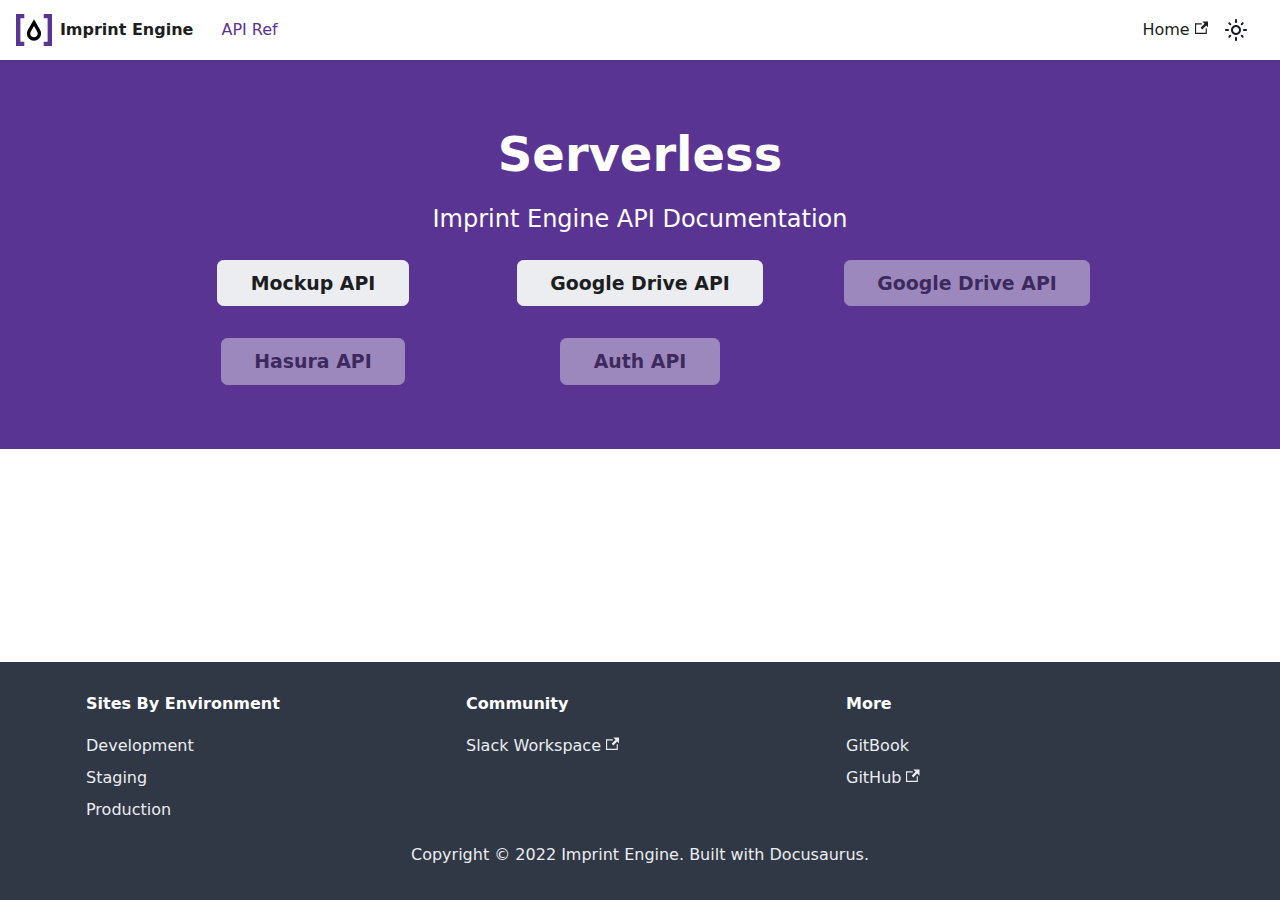
<file: index.html>
<!doctype html>
<html lang="en" dir="ltr" class="plugin-pages plugin-id-default">
<head>
<meta charset="UTF-8">
<meta name="generator" content="Docusaurus v2.2.0">
<title data-rh="true">Hello from Serverless | Serverless</title><meta data-rh="true" name="viewport" content="width=device-width,initial-scale=1"><meta data-rh="true" name="twitter:card" content="summary_large_image"><meta data-rh="true" property="og:url" content="https://imptintenginedev.io/"><meta data-rh="true" name="docusaurus_locale" content="en"><meta data-rh="true" name="docusaurus_tag" content="default"><meta data-rh="true" name="docsearch:language" content="en"><meta data-rh="true" name="docsearch:docusaurus_tag" content="default"><meta data-rh="true" property="og:title" content="Hello from Serverless | Serverless"><meta data-rh="true" name="description" content="Documentation for Mockup and other APIs from Imprint Engine"><meta data-rh="true" property="og:description" content="Documentation for Mockup and other APIs from Imprint Engine"><link data-rh="true" rel="icon" href="/img/favicon.ico"><link data-rh="true" rel="canonical" href="https://imptintenginedev.io/"><link data-rh="true" rel="alternate" href="https://imptintenginedev.io/" hreflang="en"><link data-rh="true" rel="alternate" href="https://imptintenginedev.io/" hreflang="x-default"><script data-rh="true">function maybeInsertBanner(){window.__DOCUSAURUS_INSERT_BASEURL_BANNER&&insertBanner()}function insertBanner(){var n=document.getElementById("docusaurus-base-url-issue-banner-container");if(n){n.innerHTML='\n<div id="docusaurus-base-url-issue-banner" style="border: thick solid red; background-color: rgb(255, 230, 179); margin: 20px; padding: 20px; font-size: 20px;">\n   <p style="font-weight: bold; font-size: 30px;">Your Docusaurus site did not load properly.</p>\n   <p>A very common reason is a wrong site <a href="https://docusaurus.io/docs/docusaurus.config.js/#baseurl" style="font-weight: bold;">baseUrl configuration</a>.</p>\n   <p>Current configured baseUrl = <span style="font-weight: bold; color: red;">/</span>  (default value)</p>\n   <p>We suggest trying baseUrl = <span id="docusaurus-base-url-issue-banner-suggestion-container" style="font-weight: bold; color: green;"></span></p>\n</div>\n';var e=document.getElementById("docusaurus-base-url-issue-banner-suggestion-container"),s=window.location.pathname,r="/"===s.substr(-1)?s:s+"/";e.innerHTML=r}}window.__DOCUSAURUS_INSERT_BASEURL_BANNER=!0,document.addEventListener("DOMContentLoaded",maybeInsertBanner)</script><link rel="alternate" type="application/rss+xml" href="/blog/rss.xml" title="Serverless RSS Feed">
<link rel="alternate" type="application/atom+xml" href="/blog/atom.xml" title="Serverless Atom Feed"><link rel="stylesheet" href="/assets/css/styles.2d6c3b0f.css">
<link rel="preload" href="/assets/js/runtime~main.a2e7bd77.js" as="script">
<link rel="preload" href="/assets/js/main.3d674543.js" as="script">
</head>
<body class="navigation-with-keyboard">
<script>!function(){function t(t){document.documentElement.setAttribute("data-theme",t)}var e=function(){var t=null;try{t=localStorage.getItem("theme")}catch(t){}return t}();t(null!==e?e:"light")}()</script><div id="__docusaurus">
<div id="docusaurus-base-url-issue-banner-container"></div><div role="region" aria-label="Skip to main content"><a class="skipToContent_fXgn" href="#docusaurus_skipToContent_fallback">Skip to main content</a></div><nav class="navbar navbar--fixed-top"><div class="navbar__inner"><div class="navbar__items"><button aria-label="Toggle navigation bar" aria-expanded="false" class="navbar__toggle clean-btn" type="button"><svg width="30" height="30" viewBox="0 0 30 30" aria-hidden="true"><path stroke="currentColor" stroke-linecap="round" stroke-miterlimit="10" stroke-width="2" d="M4 7h22M4 15h22M4 23h22"></path></svg></button><a class="navbar__brand" href="/"><div class="navbar__logo"><img src="/img/imprintengineicon.svg" alt="Imprint Engine Logo" class="themedImage_ToTc themedImage--light_HNdA"><img src="/img/imprintengineicon.svg" alt="Imprint Engine Logo" class="themedImage_ToTc themedImage--dark_i4oU"></div><b class="navbar__title text--truncate">Imprint Engine</b></a><a aria-current="page" class="navbar__item navbar__link navbar__link--active" href="/">API Ref</a></div><div class="navbar__items navbar__items--right"><a href="https://imprintenginedev.io" target="_blank" rel="noopener noreferrer" class="navbar__item navbar__link">Home<svg width="13.5" height="13.5" aria-hidden="true" viewBox="0 0 24 24" class="iconExternalLink_nPIU"><path fill="currentColor" d="M21 13v10h-21v-19h12v2h-10v15h17v-8h2zm3-12h-10.988l4.035 4-6.977 7.07 2.828 2.828 6.977-7.07 4.125 4.172v-11z"></path></svg></a><div class="toggle_vylO colorModeToggle_DEke"><button class="clean-btn toggleButton_gllP toggleButtonDisabled_aARS" type="button" disabled="" title="Switch between dark and light mode (currently light mode)" aria-label="Switch between dark and light mode (currently light mode)" aria-live="polite"><svg viewBox="0 0 24 24" width="24" height="24" class="lightToggleIcon_pyhR"><path fill="currentColor" d="M12,9c1.65,0,3,1.35,3,3s-1.35,3-3,3s-3-1.35-3-3S10.35,9,12,9 M12,7c-2.76,0-5,2.24-5,5s2.24,5,5,5s5-2.24,5-5 S14.76,7,12,7L12,7z M2,13l2,0c0.55,0,1-0.45,1-1s-0.45-1-1-1l-2,0c-0.55,0-1,0.45-1,1S1.45,13,2,13z M20,13l2,0c0.55,0,1-0.45,1-1 s-0.45-1-1-1l-2,0c-0.55,0-1,0.45-1,1S19.45,13,20,13z M11,2v2c0,0.55,0.45,1,1,1s1-0.45,1-1V2c0-0.55-0.45-1-1-1S11,1.45,11,2z M11,20v2c0,0.55,0.45,1,1,1s1-0.45,1-1v-2c0-0.55-0.45-1-1-1C11.45,19,11,19.45,11,20z M5.99,4.58c-0.39-0.39-1.03-0.39-1.41,0 c-0.39,0.39-0.39,1.03,0,1.41l1.06,1.06c0.39,0.39,1.03,0.39,1.41,0s0.39-1.03,0-1.41L5.99,4.58z M18.36,16.95 c-0.39-0.39-1.03-0.39-1.41,0c-0.39,0.39-0.39,1.03,0,1.41l1.06,1.06c0.39,0.39,1.03,0.39,1.41,0c0.39-0.39,0.39-1.03,0-1.41 L18.36,16.95z M19.42,5.99c0.39-0.39,0.39-1.03,0-1.41c-0.39-0.39-1.03-0.39-1.41,0l-1.06,1.06c-0.39,0.39-0.39,1.03,0,1.41 s1.03,0.39,1.41,0L19.42,5.99z M7.05,18.36c0.39-0.39,0.39-1.03,0-1.41c-0.39-0.39-1.03-0.39-1.41,0l-1.06,1.06 c-0.39,0.39-0.39,1.03,0,1.41s1.03,0.39,1.41,0L7.05,18.36z"></path></svg><svg viewBox="0 0 24 24" width="24" height="24" class="darkToggleIcon_wfgR"><path fill="currentColor" d="M9.37,5.51C9.19,6.15,9.1,6.82,9.1,7.5c0,4.08,3.32,7.4,7.4,7.4c0.68,0,1.35-0.09,1.99-0.27C17.45,17.19,14.93,19,12,19 c-3.86,0-7-3.14-7-7C5,9.07,6.81,6.55,9.37,5.51z M12,3c-4.97,0-9,4.03-9,9s4.03,9,9,9s9-4.03,9-9c0-0.46-0.04-0.92-0.1-1.36 c-0.98,1.37-2.58,2.26-4.4,2.26c-2.98,0-5.4-2.42-5.4-5.4c0-1.81,0.89-3.42,2.26-4.4C12.92,3.04,12.46,3,12,3L12,3z"></path></svg></button></div><div class="searchBox_ZlJk"></div></div></div><div role="presentation" class="navbar-sidebar__backdrop"></div></nav><div id="docusaurus_skipToContent_fallback" class="main-wrapper mainWrapper_z2l0"><header class="hero hero--primary heroBanner_qdFl"><div class="container"><h1 class="hero__title">Serverless</h1><p class="hero__subtitle">Imprint Engine API Documentation</p><div style="display:grid;grid-template-columns:200px 200px 200px;align-items:stretch;align-content:center;margin:auto;justify-content:space-evenly;row-gap:2rem"><div class="buttons_AeoN"><a class="button button--secondary button--lg" href="/apis/mockup">Mockup API</a></div><div class="buttons_AeoN"><a class="button button--secondary button--lg" href="/apis/google-drive">Google Drive API</a></div><div class="buttons_disabled_cAgy"><a class="button button--secondary button--lg disabled" href="/apis/mockup">Google Drive API</a></div><div class="buttons_disabled_cAgy"><a class="button button--secondary button--lg disabled" href="/apis/mockup">Hasura API</a></div><div class="buttons_disabled_cAgy"><a class="button button--secondary button--lg disabled" href="/apis/mockup">Auth API</a></div></div></div></header><main></main></div><footer class="footer footer--dark"><div class="container container-fluid"><div class="row footer__links"><div class="col footer__col"><div class="footer__title">Sites By Environment</div><ul class="footer__items clean-list"><li class="footer__item"><a href="https://imprintenginedev.io" target="_blank" rel="noopener noreferrer" class="footer__link-item">Development</a></li><li class="footer__item"><a href="https://imprintenginestage.io" target="_blank" rel="noopener noreferrer" class="footer__link-item">Staging</a></li><li class="footer__item"><a href="https://imprintengine.io" target="_blank" rel="noopener noreferrer" class="footer__link-item">Production</a></li></ul></div><div class="col footer__col"><div class="footer__title">Community</div><ul class="footer__items clean-list"><li class="footer__item"><a href="https://join.slack.com/t/imprint-engine/shared_invite/zt-1jekaylz5-u0t0tN1CaCH6eTfRjjm3iA" target="_blank" rel="noopener noreferrer" class="footer__link-item">Slack Workspace<svg width="13.5" height="13.5" aria-hidden="true" viewBox="0 0 24 24" class="iconExternalLink_nPIU"><path fill="currentColor" d="M21 13v10h-21v-19h12v2h-10v15h17v-8h2zm3-12h-10.988l4.035 4-6.977 7.07 2.828 2.828 6.977-7.07 4.125 4.172v-11z"></path></svg></a></li></ul></div><div class="col footer__col"><div class="footer__title">More</div><ul class="footer__items clean-list"><li class="footer__item"><a href="https://app.gitbook.com/o/c44seKUbROMaarTwYY4b/home" target="_blank" rel="noopener noreferrer" class="footer__link-item">GitBook</a></li><li class="footer__item"><a href="https://github.com/print-engine/pim-app" target="_blank" rel="noopener noreferrer" class="footer__link-item">GitHub<svg width="13.5" height="13.5" aria-hidden="true" viewBox="0 0 24 24" class="iconExternalLink_nPIU"><path fill="currentColor" d="M21 13v10h-21v-19h12v2h-10v15h17v-8h2zm3-12h-10.988l4.035 4-6.977 7.07 2.828 2.828 6.977-7.07 4.125 4.172v-11z"></path></svg></a></li></ul></div></div><div class="footer__bottom text--center"><div class="footer__copyright">Copyright © 2022 Imprint Engine. Built with Docusaurus.</div></div></div></footer></div>
<script src="/assets/js/runtime~main.a2e7bd77.js"></script>
<script src="/assets/js/main.3d674543.js"></script>
</body>
</html>
</file>
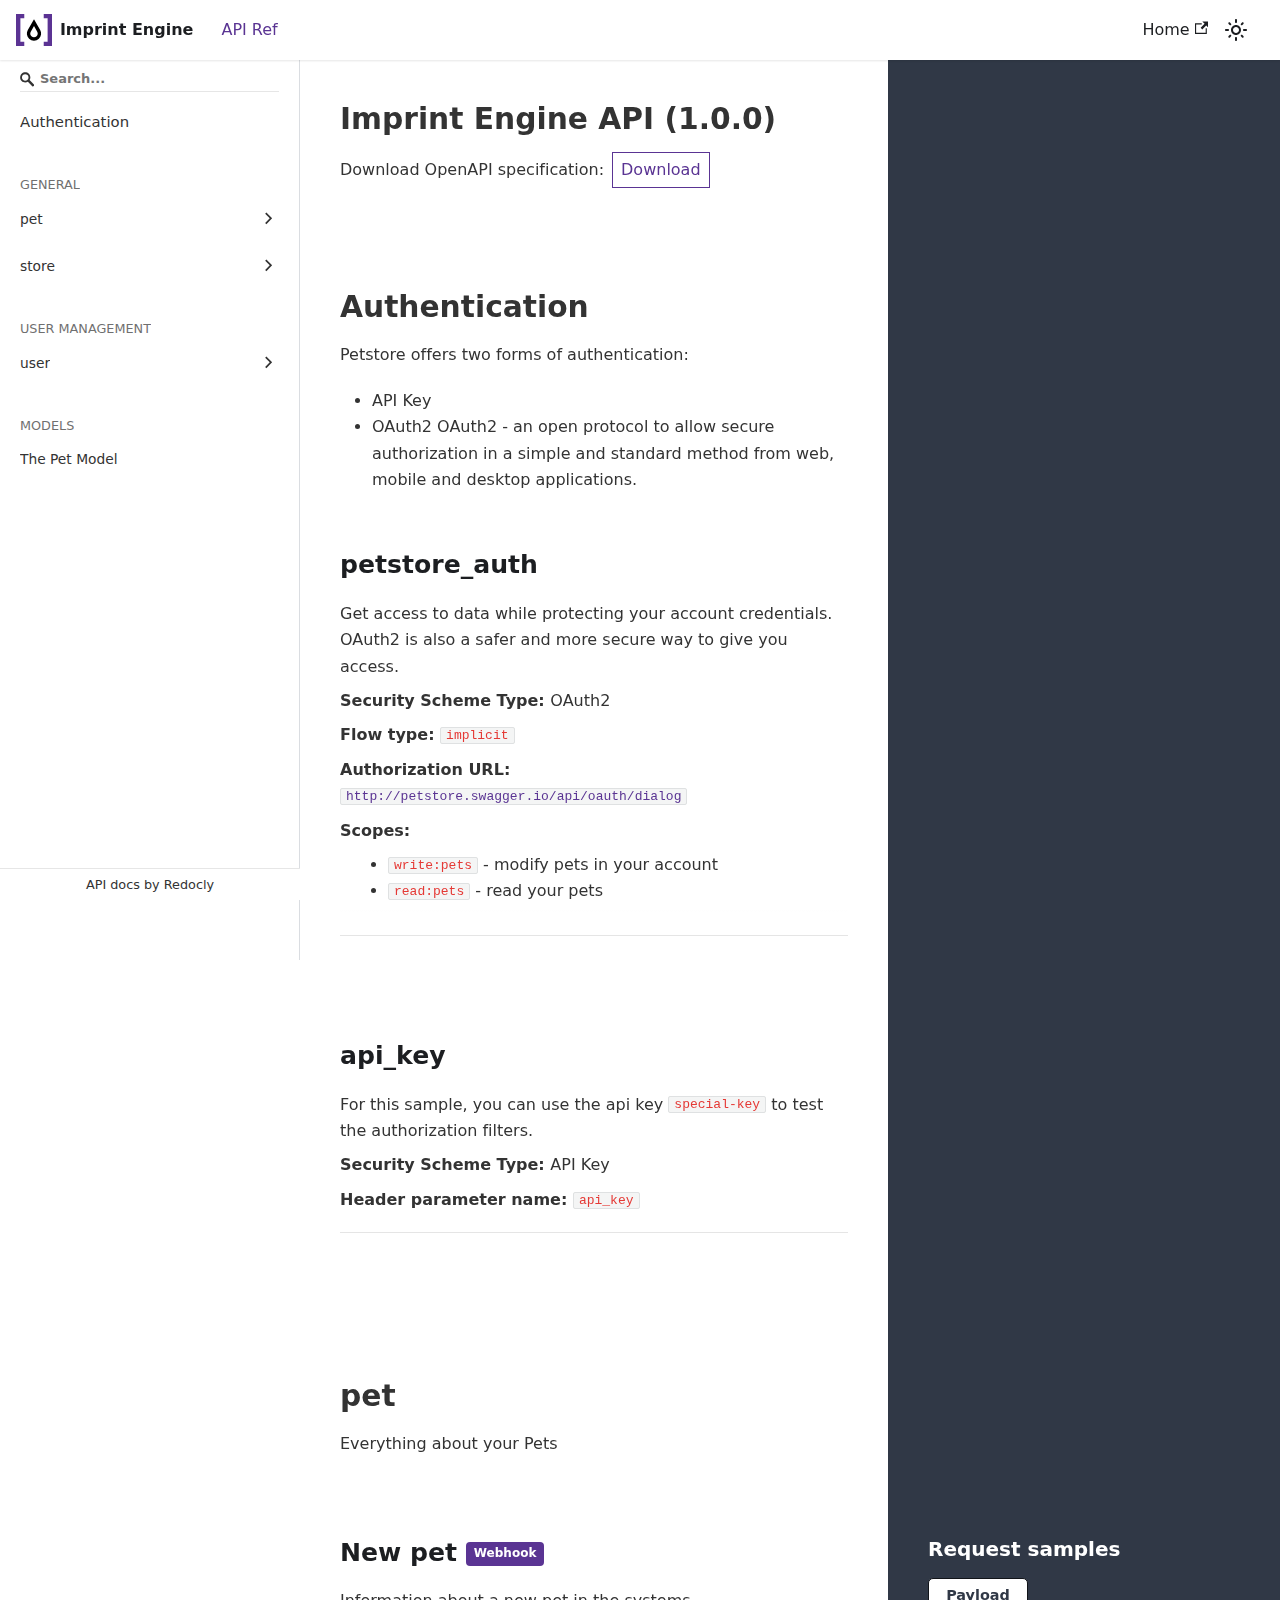
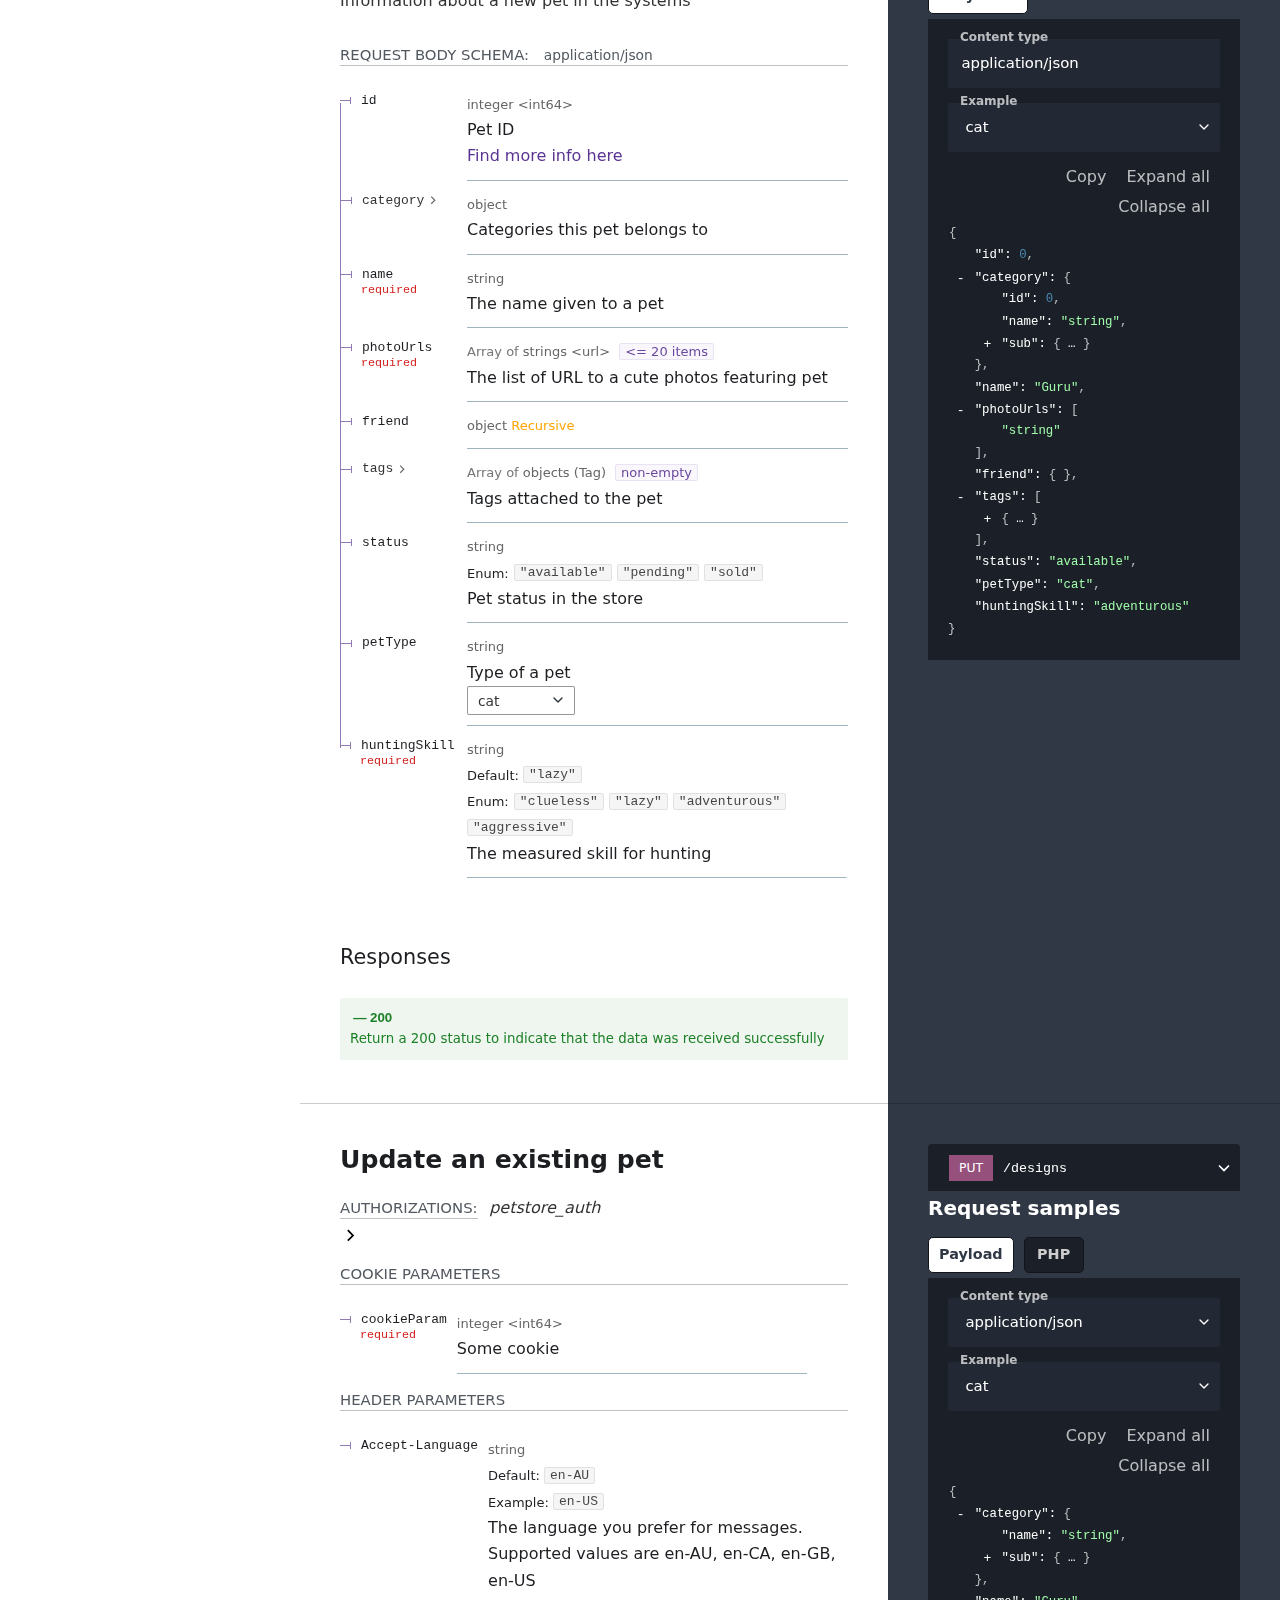
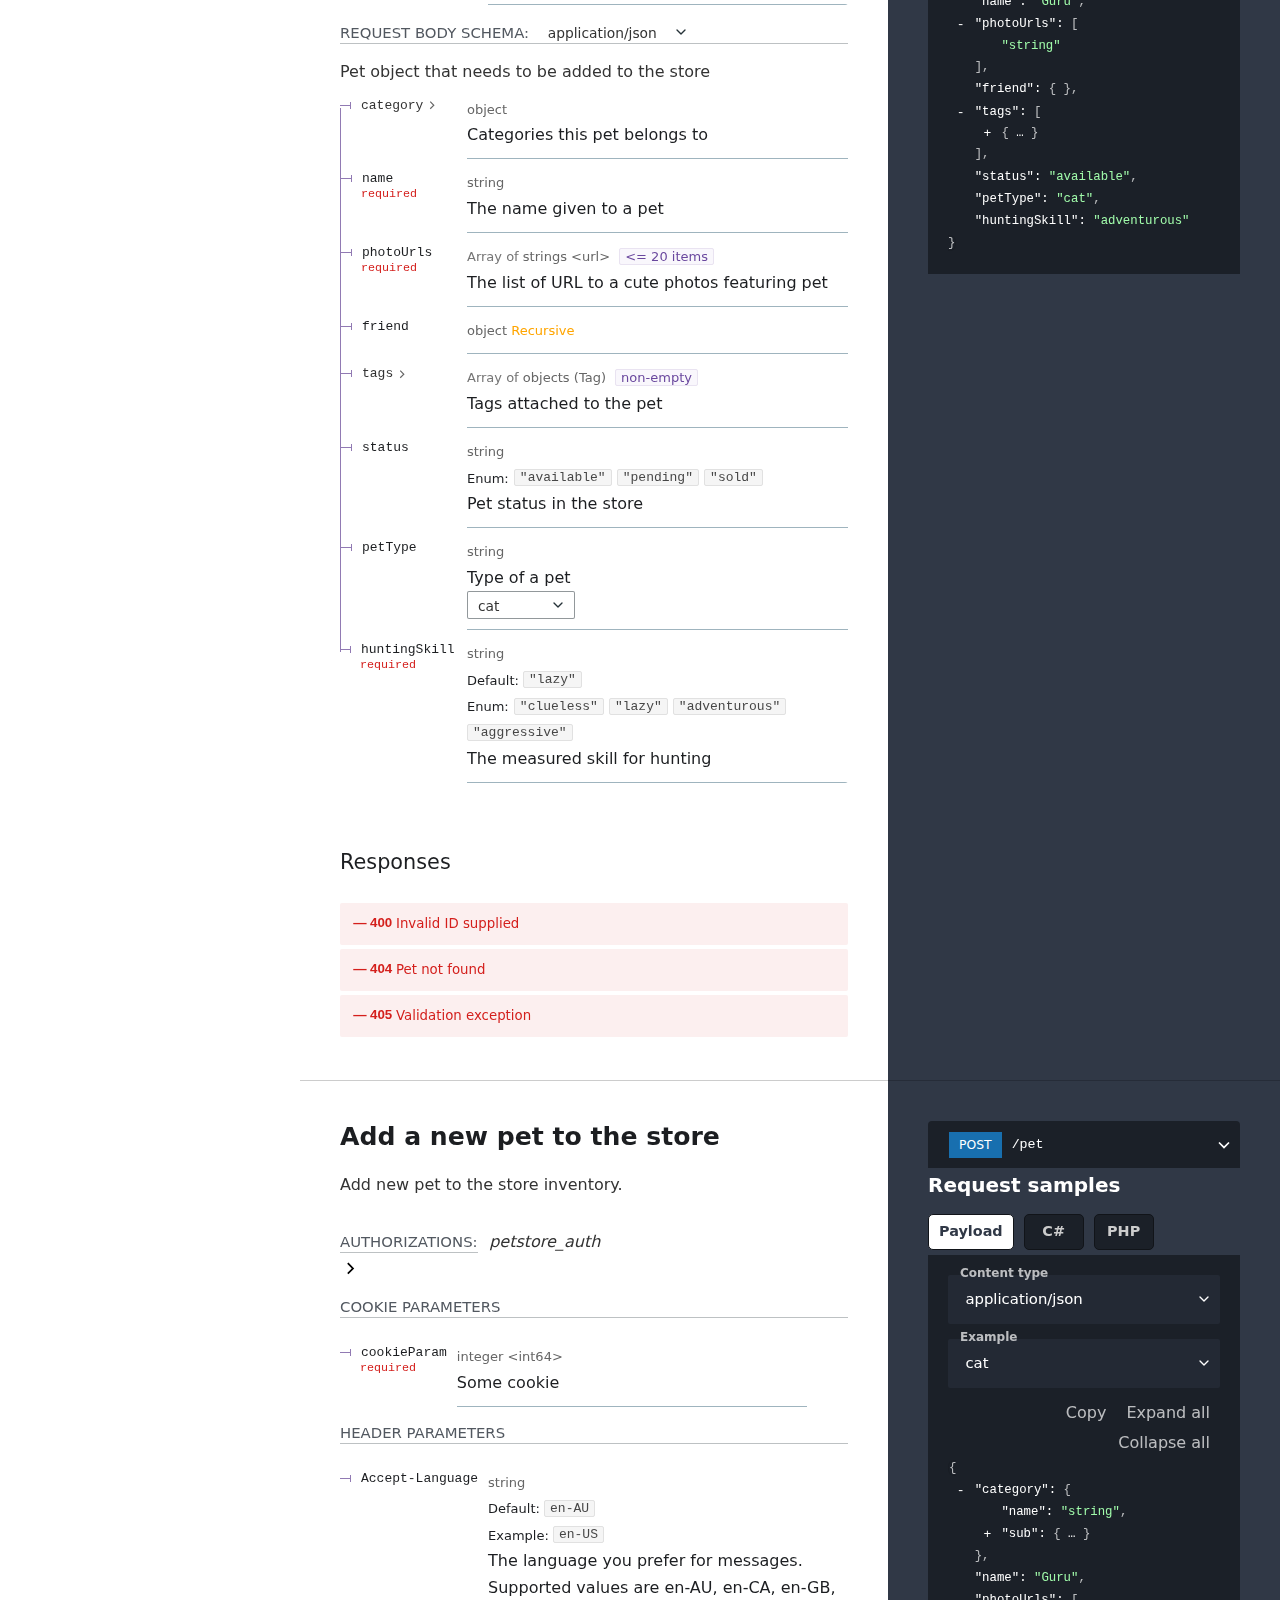
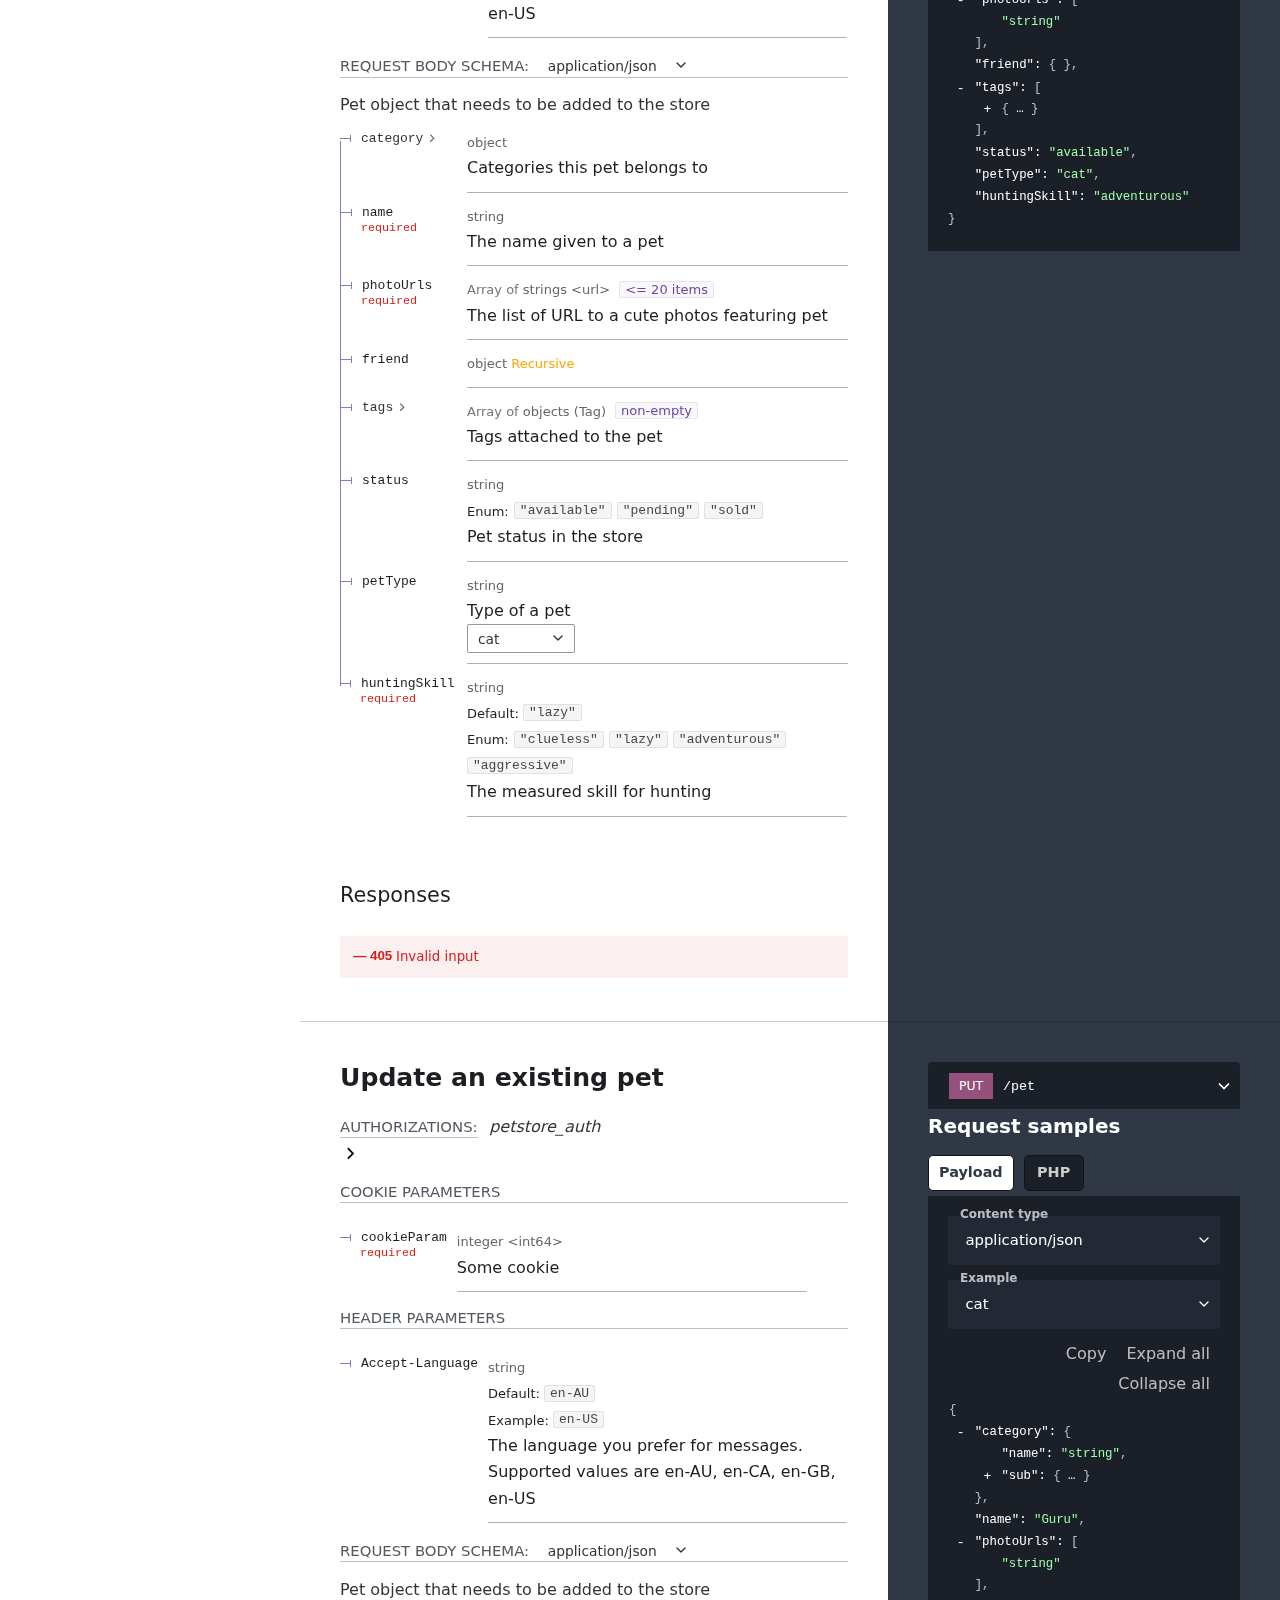
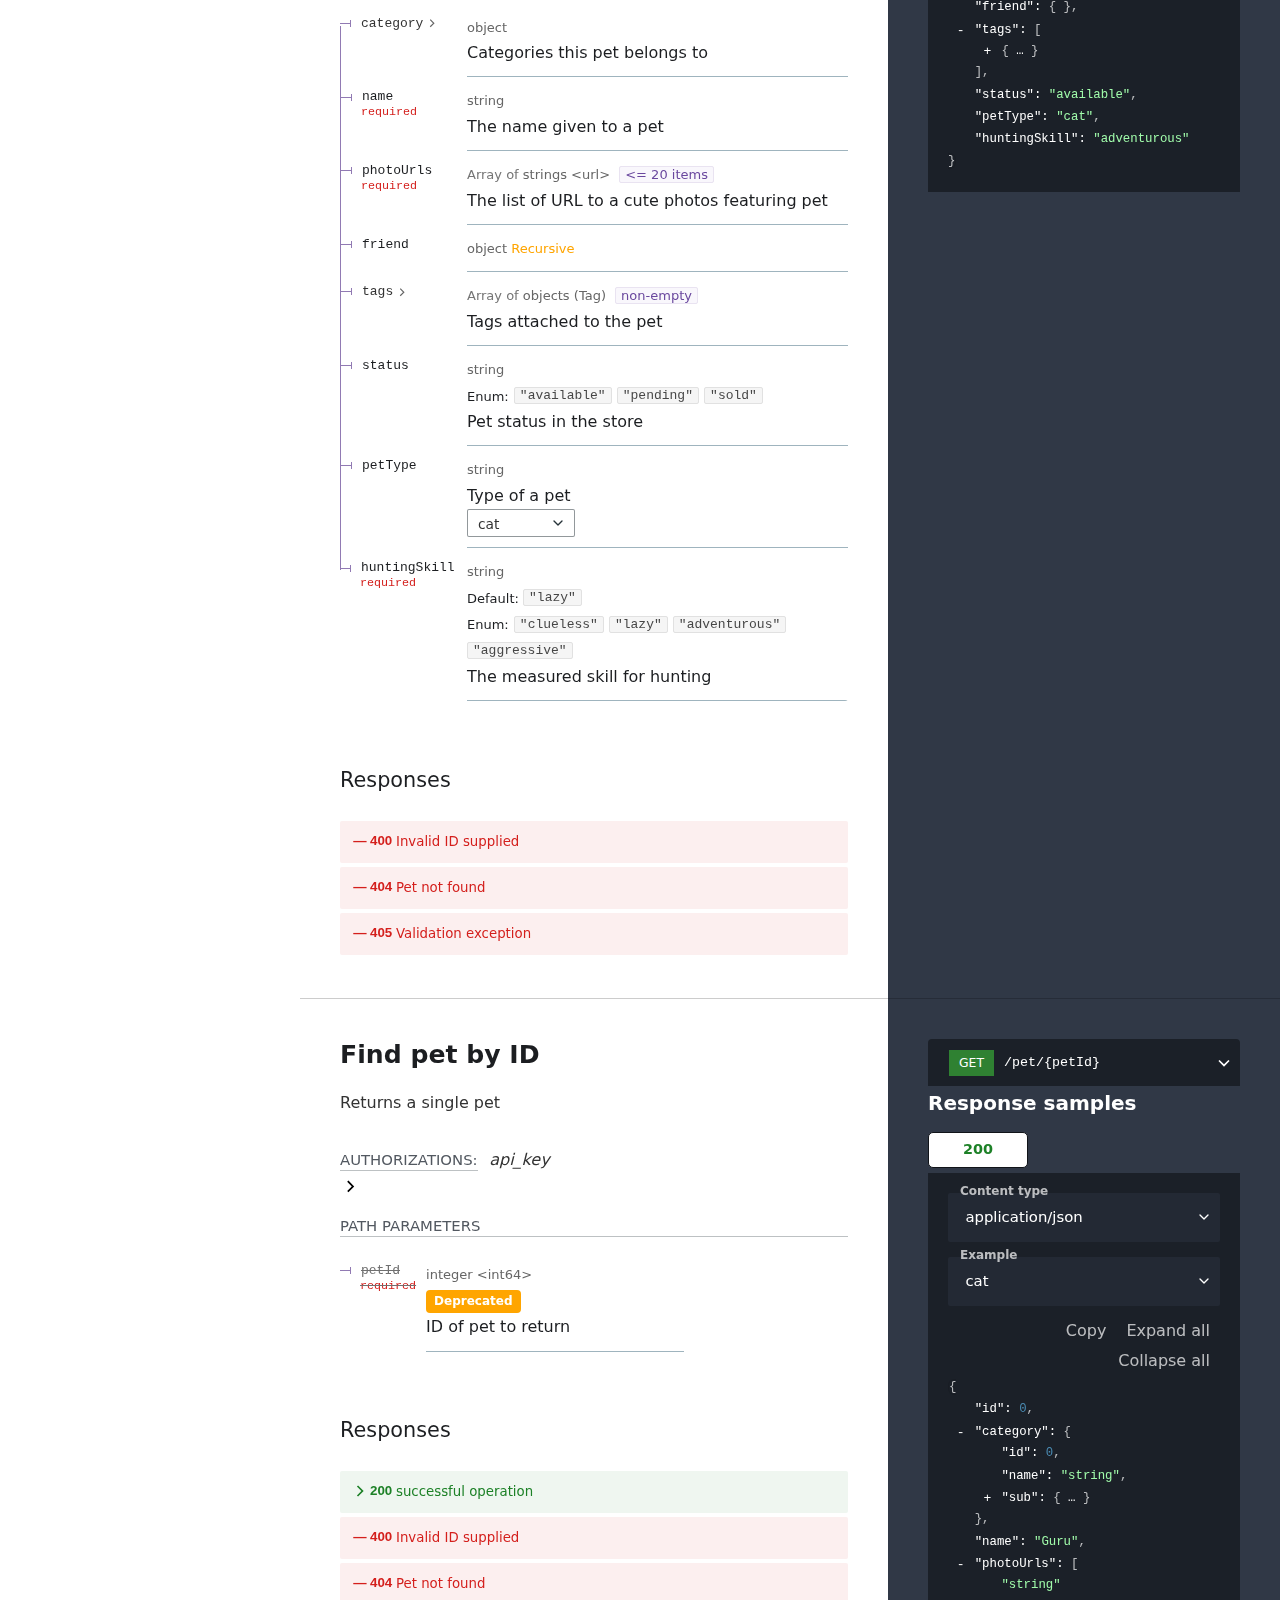
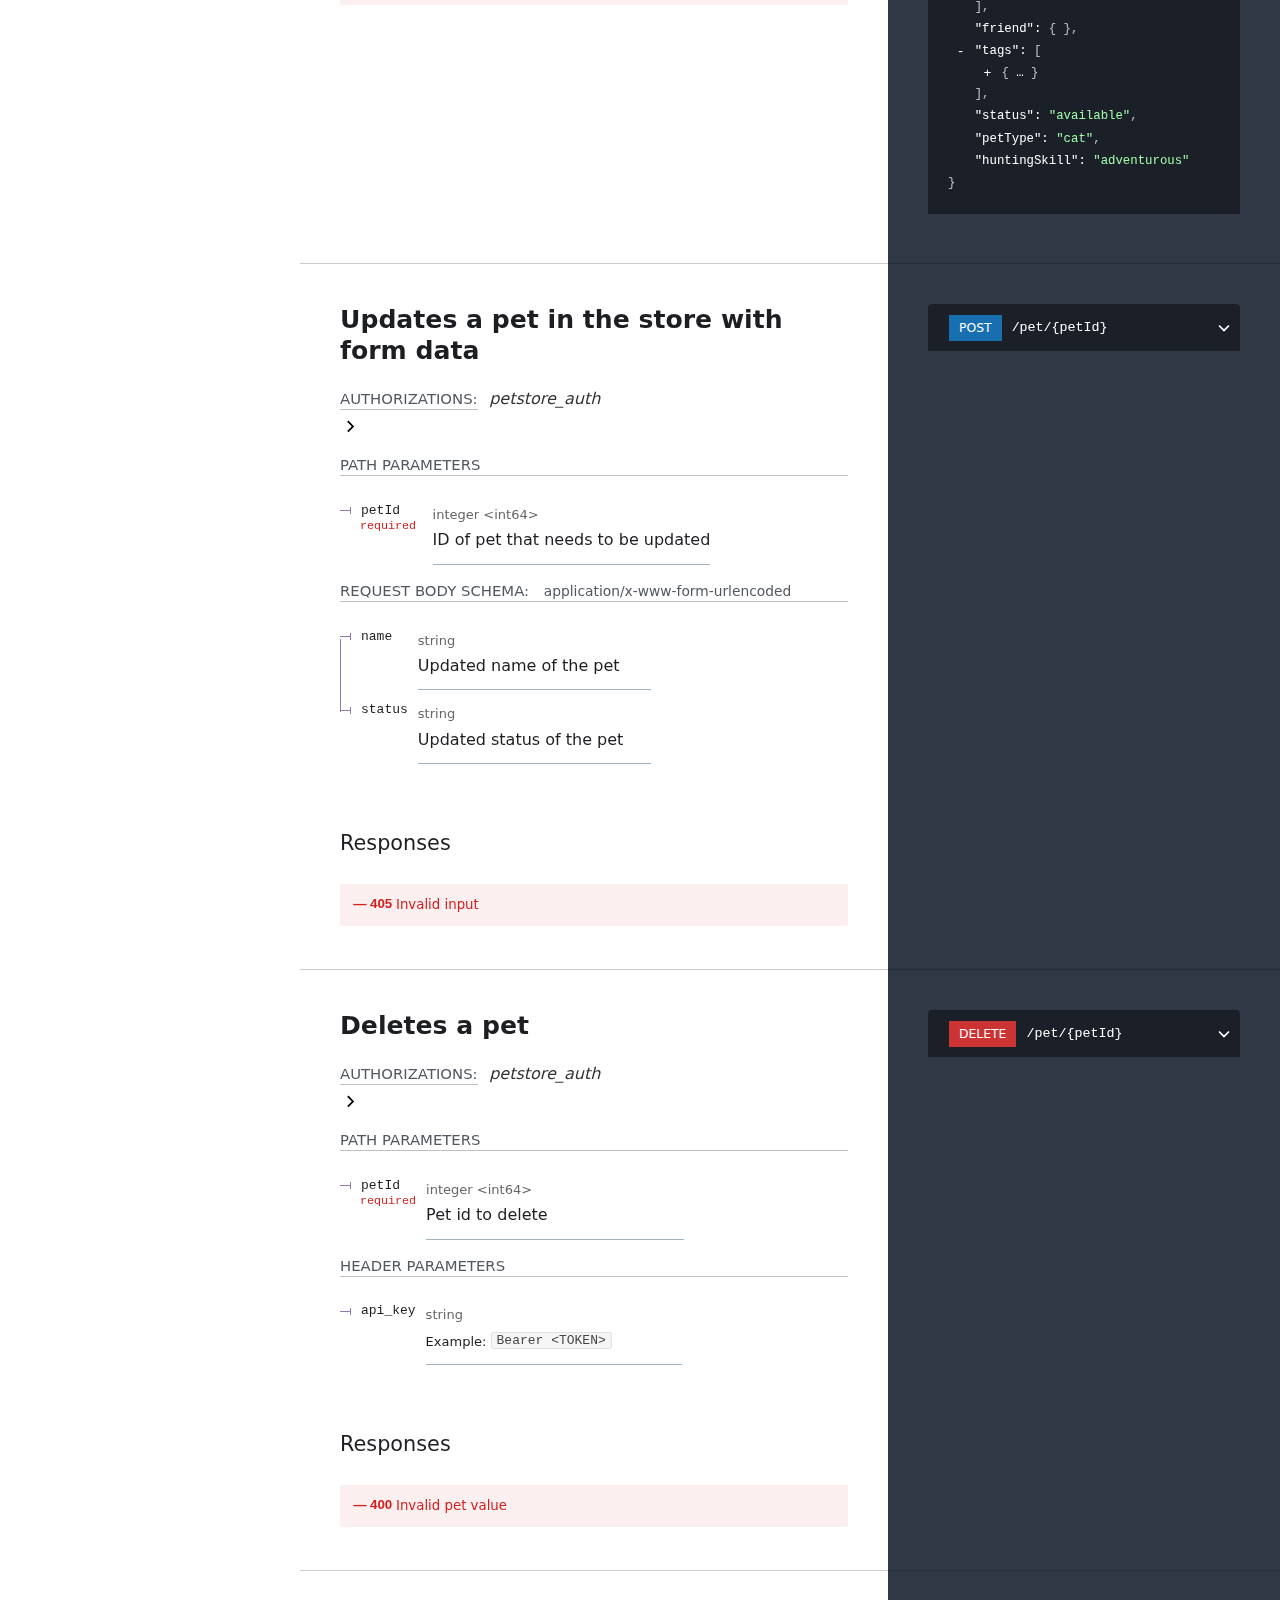
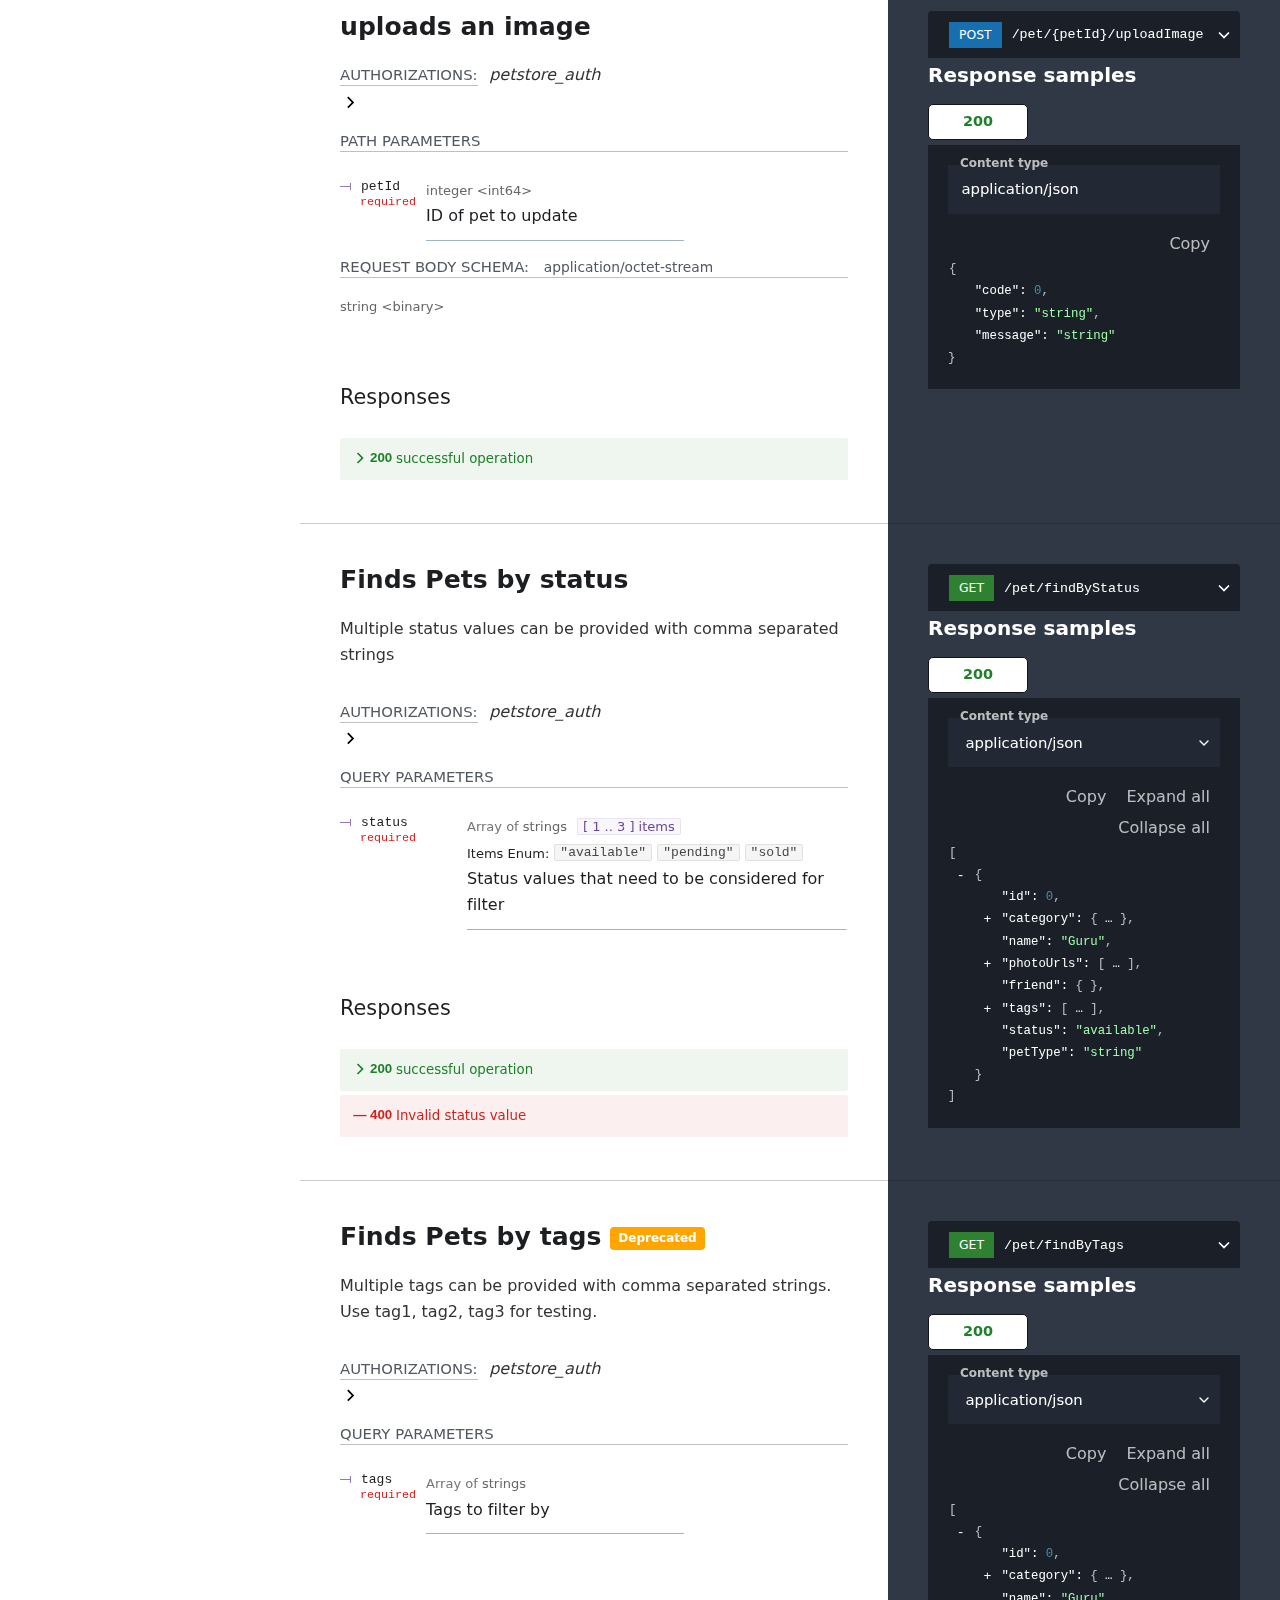
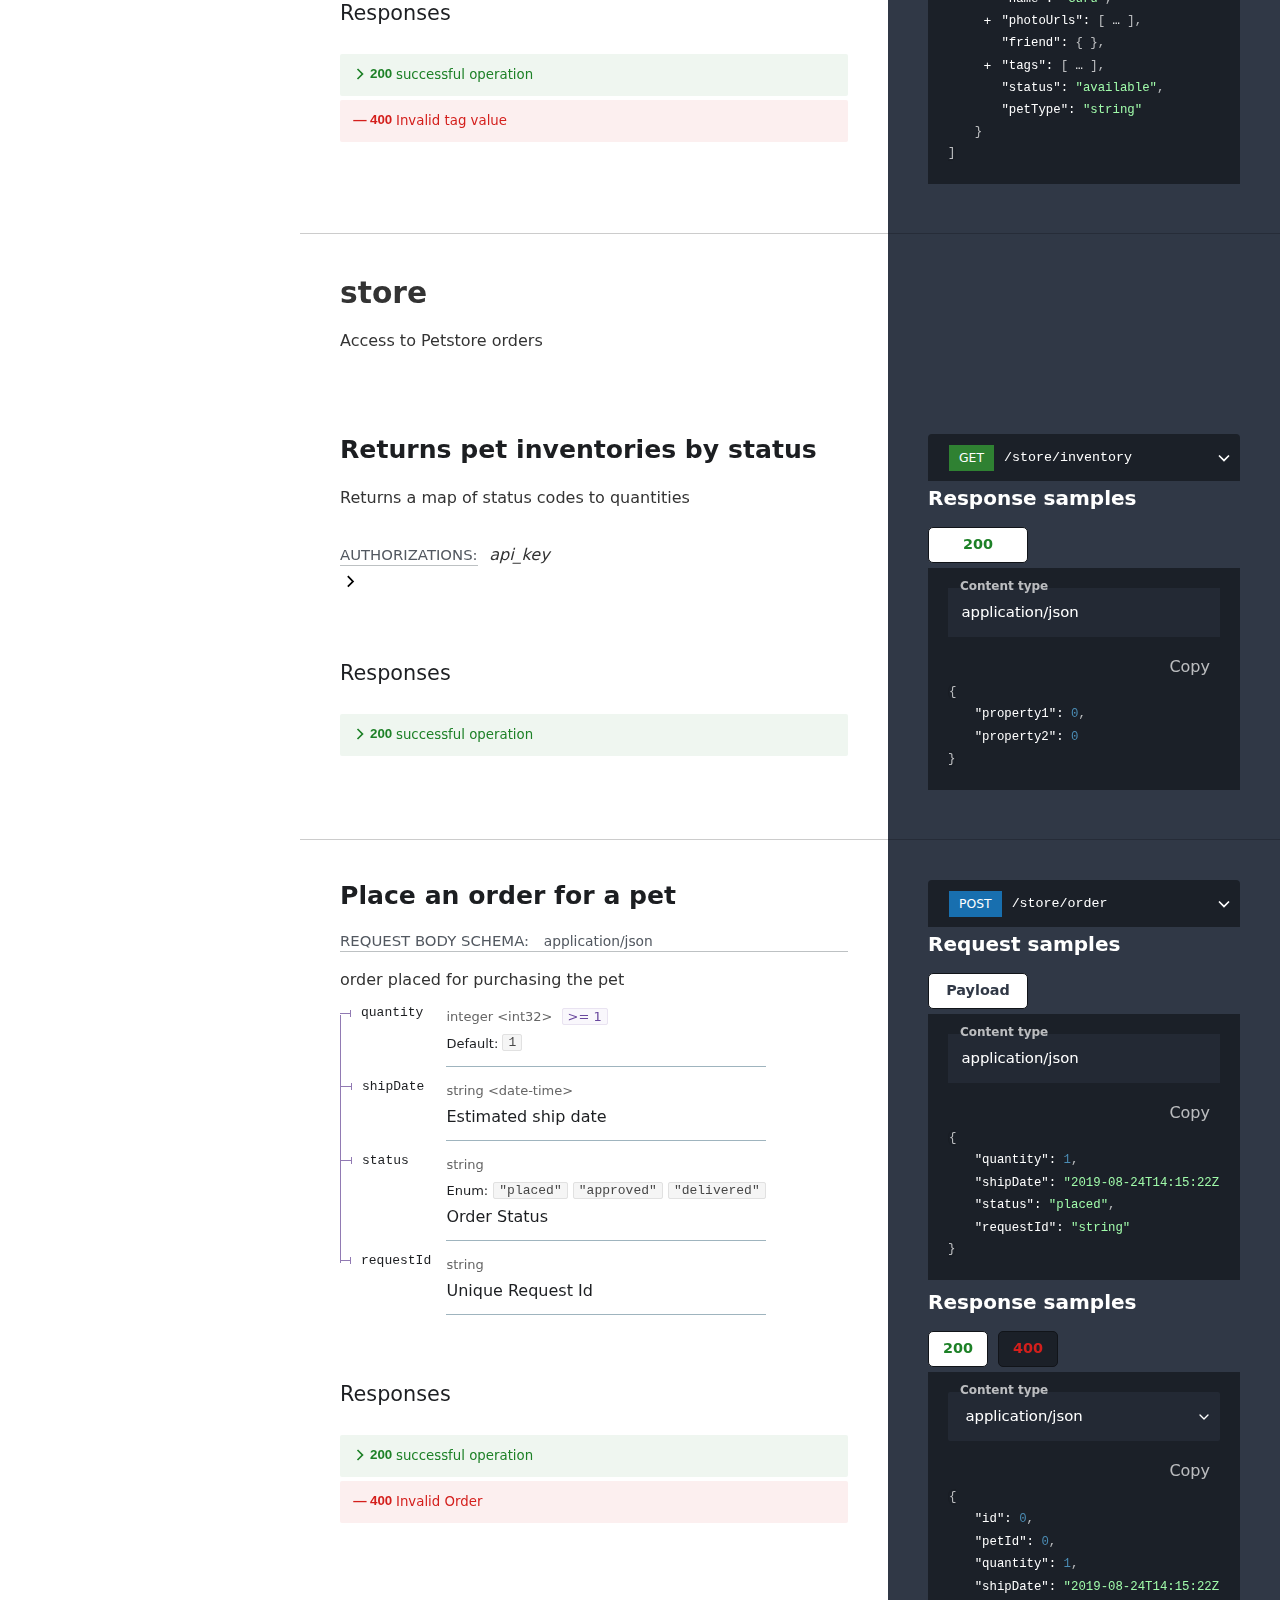
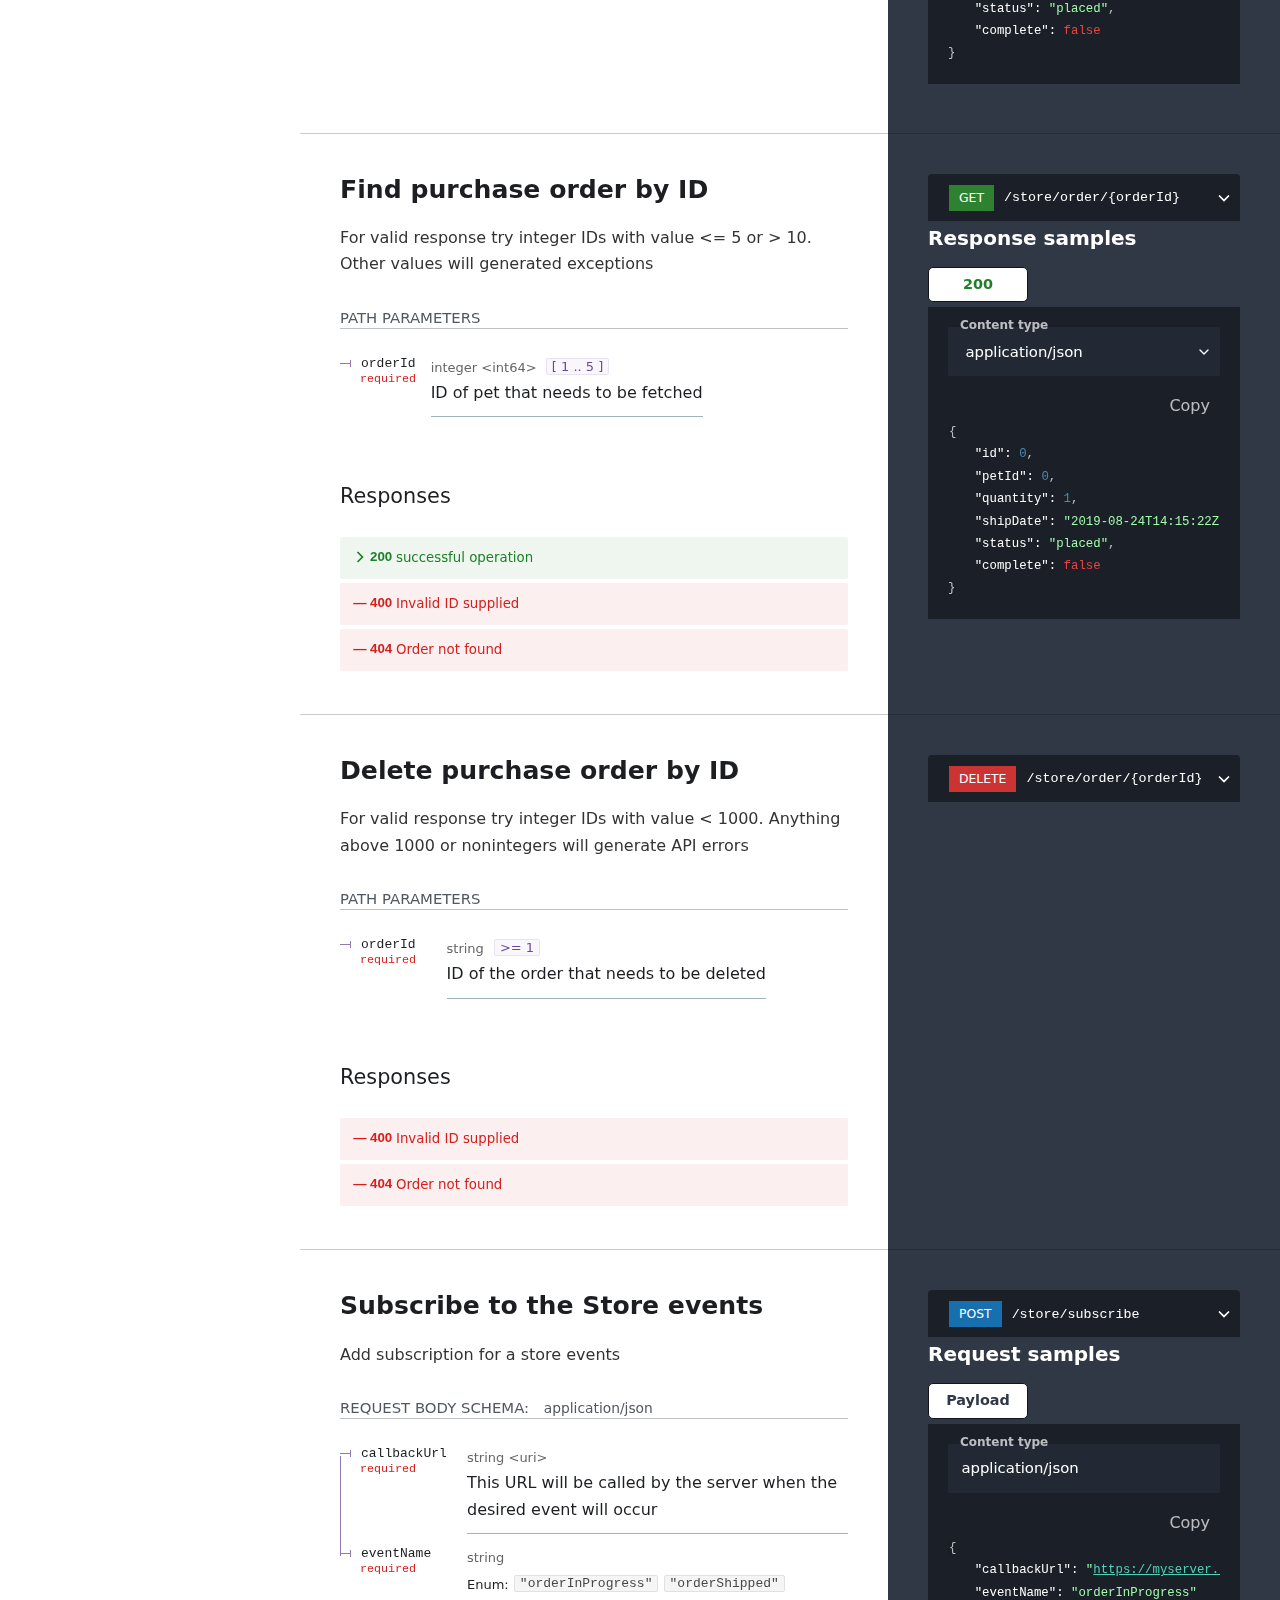
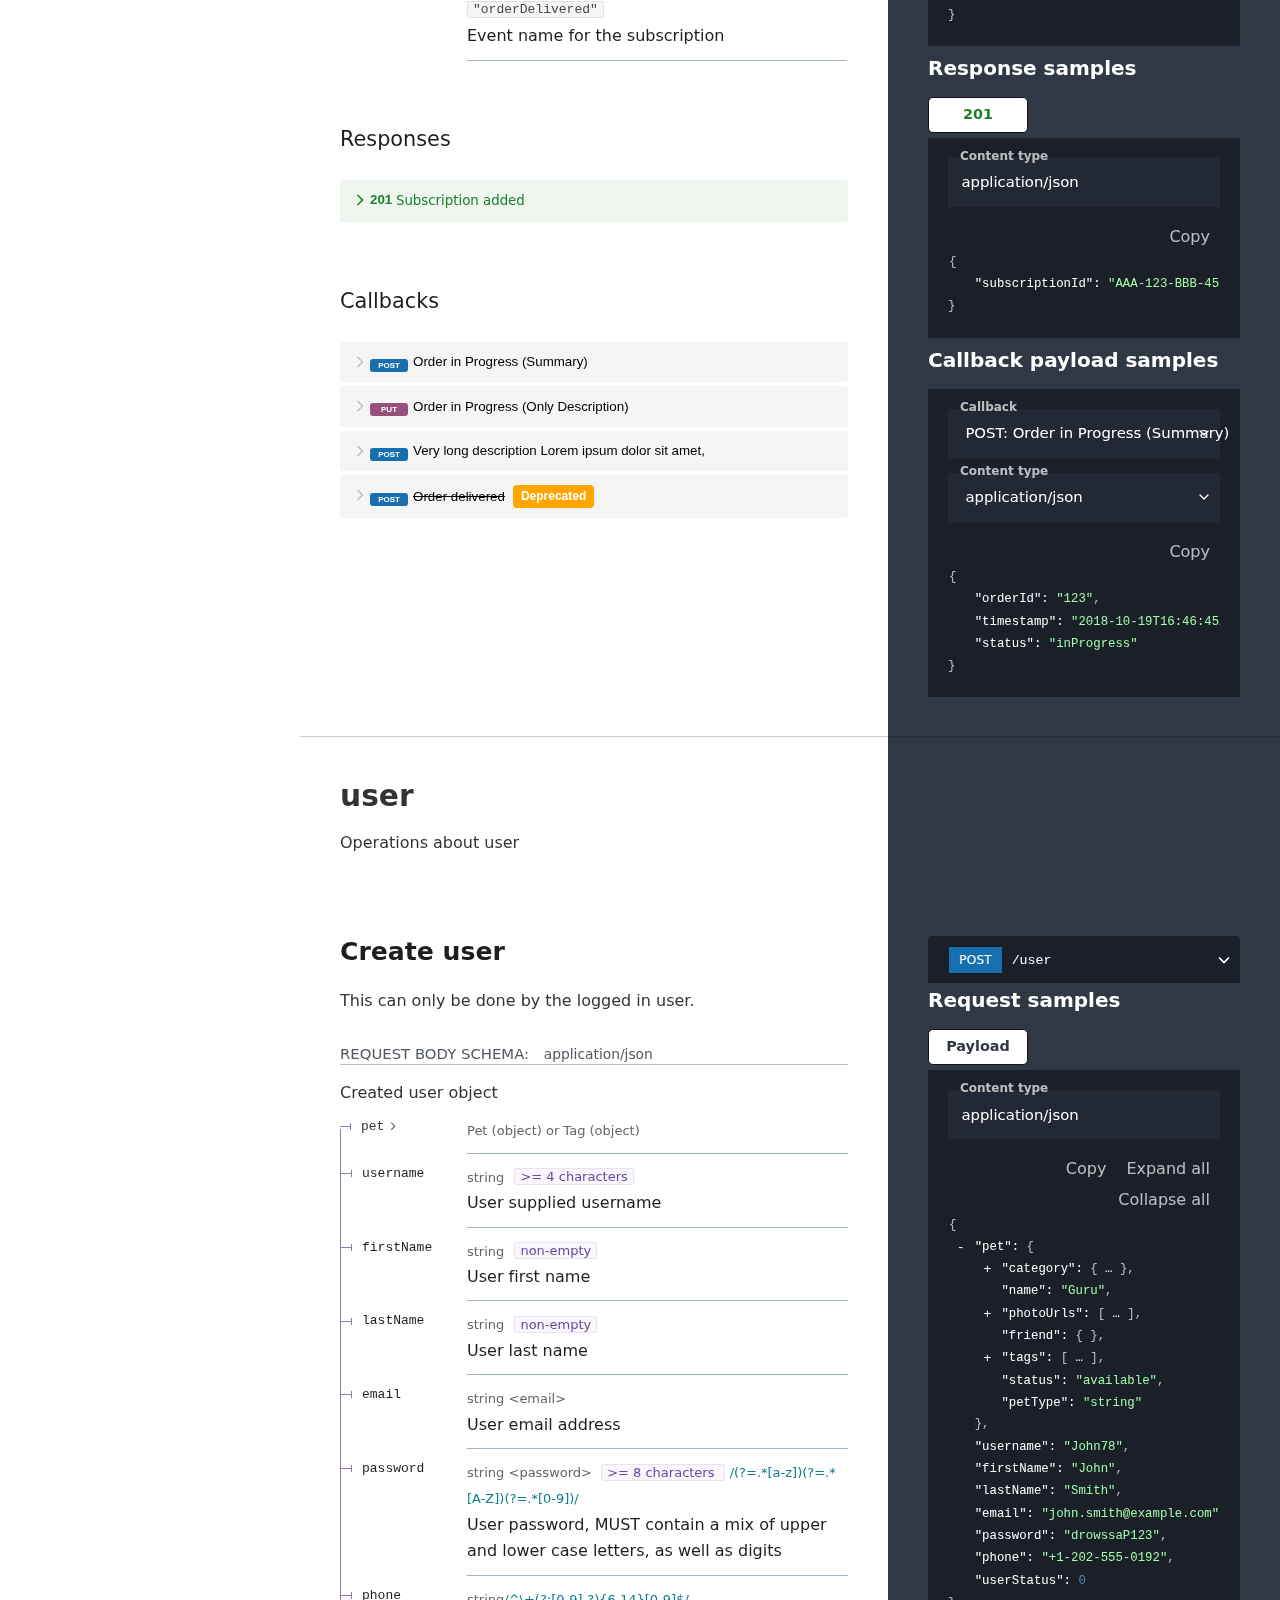
<file: api/index.html>
<!doctype html>
<html lang="en" dir="ltr" class="plugin-redoc plugin-id-plugin-redoc-0">
<head>
<meta charset="UTF-8">
<meta name="generator" content="Docusaurus v2.2.0">
<title data-rh="true">Imprint Engine API | Serverless</title><meta data-rh="true" name="viewport" content="width=device-width,initial-scale=1"><meta data-rh="true" name="twitter:card" content="summary_large_image"><meta data-rh="true" property="og:url" content="https://imptintenginedev.io/api/"><meta data-rh="true" name="docusaurus_locale" content="en"><meta data-rh="true" name="docusaurus_tag" content="default"><meta data-rh="true" name="docsearch:language" content="en"><meta data-rh="true" name="docsearch:docusaurus_tag" content="default"><meta data-rh="true" property="og:title" content="Imprint Engine API | Serverless"><meta data-rh="true" name="description" content="# Authentication
Petstore offers two forms of authentication:
  - API Key
  - OAuth2
OAuth2 - an open protocol to allow secure authorization in a simple
and standard method from web, mobile and desktop applications.

&lt;SecurityDefinitions /&gt;
"><meta data-rh="true" property="og:description" content="# Authentication
Petstore offers two forms of authentication:
  - API Key
  - OAuth2
OAuth2 - an open protocol to allow secure authorization in a simple
and standard method from web, mobile and desktop applications.

&lt;SecurityDefinitions /&gt;
"><link data-rh="true" rel="icon" href="/img/favicon.ico"><link data-rh="true" rel="canonical" href="https://imptintenginedev.io/api/"><link data-rh="true" rel="alternate" href="https://imptintenginedev.io/api/" hreflang="en"><link data-rh="true" rel="alternate" href="https://imptintenginedev.io/api/" hreflang="x-default"><link rel="alternate" type="application/rss+xml" href="/blog/rss.xml" title="Serverless RSS Feed">
<link rel="alternate" type="application/atom+xml" href="/blog/atom.xml" title="Serverless Atom Feed"><link rel="stylesheet" href="/assets/css/styles.35f27720.css">
<link rel="preload" href="/assets/js/runtime~main.4469e665.js" as="script">
<link rel="preload" href="/assets/js/main.9a5c598a.js" as="script">
</head>
<body class="navigation-with-keyboard">
<script>!function(){function t(t){document.documentElement.setAttribute("data-theme",t)}var e=function(){var t=null;try{t=localStorage.getItem("theme")}catch(t){}return t}();t(null!==e?e:"light")}()</script><div id="__docusaurus">
<div role="region" aria-label="Skip to main content"><a class="skipToContent_fXgn" href="#docusaurus_skipToContent_fallback">Skip to main content</a></div><nav class="navbar navbar--fixed-top"><div class="navbar__inner"><div class="navbar__items"><button aria-label="Toggle navigation bar" aria-expanded="false" class="navbar__toggle clean-btn" type="button"><svg width="30" height="30" viewBox="0 0 30 30" aria-hidden="true"><path stroke="currentColor" stroke-linecap="round" stroke-miterlimit="10" stroke-width="2" d="M4 7h22M4 15h22M4 23h22"></path></svg></button><a class="navbar__brand" href="/"><div class="navbar__logo"><img src="/img/imprintengineicon.svg" alt="Imprint Engine Logo" class="themedImage_ToTc themedImage--light_HNdA"><img src="/img/imprintengineicon.svg" alt="Imprint Engine Logo" class="themedImage_ToTc themedImage--dark_i4oU"></div><b class="navbar__title text--truncate">Imprint Engine</b></a><a aria-current="page" class="navbar__item navbar__link navbar__link--active" href="/api">API Ref</a></div><div class="navbar__items navbar__items--right"><a href="https://imprintenginedev.io" target="_blank" rel="noopener noreferrer" class="navbar__item navbar__link">Home<svg width="13.5" height="13.5" aria-hidden="true" viewBox="0 0 24 24" class="iconExternalLink_nPIU"><path fill="currentColor" d="M21 13v10h-21v-19h12v2h-10v15h17v-8h2zm3-12h-10.988l4.035 4-6.977 7.07 2.828 2.828 6.977-7.07 4.125 4.172v-11z"></path></svg></a><div class="toggle_vylO colorModeToggle_DEke"><button class="clean-btn toggleButton_gllP toggleButtonDisabled_aARS" type="button" disabled="" title="Switch between dark and light mode (currently light mode)" aria-label="Switch between dark and light mode (currently light mode)" aria-live="polite"><svg viewBox="0 0 24 24" width="24" height="24" class="lightToggleIcon_pyhR"><path fill="currentColor" d="M12,9c1.65,0,3,1.35,3,3s-1.35,3-3,3s-3-1.35-3-3S10.35,9,12,9 M12,7c-2.76,0-5,2.24-5,5s2.24,5,5,5s5-2.24,5-5 S14.76,7,12,7L12,7z M2,13l2,0c0.55,0,1-0.45,1-1s-0.45-1-1-1l-2,0c-0.55,0-1,0.45-1,1S1.45,13,2,13z M20,13l2,0c0.55,0,1-0.45,1-1 s-0.45-1-1-1l-2,0c-0.55,0-1,0.45-1,1S19.45,13,20,13z M11,2v2c0,0.55,0.45,1,1,1s1-0.45,1-1V2c0-0.55-0.45-1-1-1S11,1.45,11,2z M11,20v2c0,0.55,0.45,1,1,1s1-0.45,1-1v-2c0-0.55-0.45-1-1-1C11.45,19,11,19.45,11,20z M5.99,4.58c-0.39-0.39-1.03-0.39-1.41,0 c-0.39,0.39-0.39,1.03,0,1.41l1.06,1.06c0.39,0.39,1.03,0.39,1.41,0s0.39-1.03,0-1.41L5.99,4.58z M18.36,16.95 c-0.39-0.39-1.03-0.39-1.41,0c-0.39,0.39-0.39,1.03,0,1.41l1.06,1.06c0.39,0.39,1.03,0.39,1.41,0c0.39-0.39,0.39-1.03,0-1.41 L18.36,16.95z M19.42,5.99c0.39-0.39,0.39-1.03,0-1.41c-0.39-0.39-1.03-0.39-1.41,0l-1.06,1.06c-0.39,0.39-0.39,1.03,0,1.41 s1.03,0.39,1.41,0L19.42,5.99z M7.05,18.36c0.39-0.39,0.39-1.03,0-1.41c-0.39-0.39-1.03-0.39-1.41,0l-1.06,1.06 c-0.39,0.39-0.39,1.03,0,1.41s1.03,0.39,1.41,0L7.05,18.36z"></path></svg><svg viewBox="0 0 24 24" width="24" height="24" class="darkToggleIcon_wfgR"><path fill="currentColor" d="M9.37,5.51C9.19,6.15,9.1,6.82,9.1,7.5c0,4.08,3.32,7.4,7.4,7.4c0.68,0,1.35-0.09,1.99-0.27C17.45,17.19,14.93,19,12,19 c-3.86,0-7-3.14-7-7C5,9.07,6.81,6.55,9.37,5.51z M12,3c-4.97,0-9,4.03-9,9s4.03,9,9,9s9-4.03,9-9c0-0.46-0.04-0.92-0.1-1.36 c-0.98,1.37-2.58,2.26-4.4,2.26c-2.98,0-5.4-2.42-5.4-5.4c0-1.81,0.89-3.42,2.26-4.4C12.92,3.04,12.46,3,12,3L12,3z"></path></svg></button></div><div class="searchBox_ZlJk"></div></div></div><div role="presentation" class="navbar-sidebar__backdrop"></div></nav><div id="docusaurus_skipToContent_fallback" class="main-wrapper mainWrapper_z2l0"><div class="redocusaurus-styles"><style>html:not([data-theme='dark']) .hPwCAx{width:calc(100% - 40%);padding:0 40px;}@media print,html:not([data-theme='dark']) screen and (max-width:75rem){.hPwCAx{width:100%;padding:40px 40px;}}html:not([data-theme='dark']) .cWGxPN{width:calc(100% - 40%);padding:0 40px;}@media print,html:not([data-theme='dark']) screen and (max-width:75rem){.cWGxPN{width:100%;padding:0px 40px;}}html:not([data-theme='dark']) data-styled.g4[id="sc-hLBbgP"]{content:"hPwCAx,cWGxPN,"}html:not([data-theme='dark']) .cMClCh{padding:40px 0;}html:not([data-theme='dark']) .cMClCh:last-child{min-height:calc(100vh + 1px);}html:not([data-theme='dark']) .sc-eDvSVe > .sc-eDvSVe:last-child{min-height:initial;}@media print,html:not([data-theme='dark']) screen and (max-width:75rem){.cMClCh{padding:0;}}html:not([data-theme='dark']) .bCiYsC{padding:40px 0;position:relative;}html:not([data-theme='dark']) .bCiYsC:last-child{min-height:calc(100vh + 1px);}html:not([data-theme='dark']) .sc-eDvSVe > .sc-eDvSVe:last-child{min-height:initial;}@media print,html:not([data-theme='dark']) screen and (max-width:75rem){.bCiYsC{padding:0;}}html:not([data-theme='dark']) .bCiYsC:not(:last-of-type):after{position:absolute;bottom:0;width:100%;display:block;content:'';border-bottom:1px solid rgba(0,0,0,0.2);}html:not([data-theme='dark']) data-styled.g5[id="sc-eDvSVe"]{content:"cMClCh,bCiYsC,"}html:not([data-theme='dark']) .hzILXw{width:40%;color:#ffffff;background-color:#303846;padding:0 40px;}@media print,html:not([data-theme='dark']) screen and (max-width:75rem){.hzILXw{width:100%;padding:40px 40px;}}html:not([data-theme='dark']) data-styled.g6[id="sc-jSUZER"]{content:"hzILXw,"}html:not([data-theme='dark']) .VvEWT{background-color:#303846;}html:not([data-theme='dark']) data-styled.g7[id="sc-gKPRtg"]{content:"VvEWT,"}html:not([data-theme='dark']) .cEjTYc{display:-webkit-box;display:-webkit-flex;display:-ms-flexbox;display:flex;width:100%;padding:0;}@media print,html:not([data-theme='dark']) screen and (max-width:75rem){.cEjTYc{-webkit-flex-direction:column;-ms-flex-direction:column;flex-direction:column;}}html:not([data-theme='dark']) data-styled.g8[id="sc-iBYQkv"]{content:"cEjTYc,"}html:not([data-theme='dark']) .hAEmyp{font-family:var(--ifm-heading-font-family);font-weight:var(--ifm-heading-font-weight);font-size:1.85714em;line-height:var(--ifm-heading-line-height);color:#333333;}html:not([data-theme='dark']) data-styled.g9[id="sc-ftTHYK"]{content:"hAEmyp,"}html:not([data-theme='dark']) .GkCks{font-family:var(--ifm-heading-font-family);font-weight:var(--ifm-heading-font-weight);font-size:1.57143em;line-height:var(--ifm-heading-line-height);color:#333333;margin:0 0 20px;}html:not([data-theme='dark']) data-styled.g10[id="sc-pyfCe"]{content:"GkCks,"}html:not([data-theme='dark']) .HcVZQ{color:#ffffff;}html:not([data-theme='dark']) data-styled.g12[id="sc-kDvujY"]{content:"HcVZQ,"}html:not([data-theme='dark']) .cECpmY{border-bottom:1px solid rgba(38,50,56,0.3);margin:1em 0 1em 0;color:rgba(38,50,56,0.5);font-weight:normal;text-transform:uppercase;font-size:0.929em;line-height:20px;}html:not([data-theme='dark']) data-styled.g13[id="sc-ipEyDJ"]{content:"cECpmY,"}html:not([data-theme='dark']) .eqeENH{cursor:pointer;margin-left:-20px;padding:0;line-height:1;width:20px;display:inline-block;outline:0;}html:not([data-theme='dark']) .eqeENH:before{content:'';width:15px;height:15px;background-size:contain;background-image:url('[data-uri]');opacity:0.5;visibility:hidden;display:inline-block;vertical-align:middle;}html:not([data-theme='dark']) h1:hover > .sc-csuSiG::before,html:not([data-theme='dark']) h2:hover > .eqeENH::before,html:not([data-theme='dark']) .eqeENH:hover::before{visibility:visible;}html:not([data-theme='dark']) data-styled.g14[id="sc-csuSiG"]{content:"eqeENH,"}html:not([data-theme='dark']) .pMdZj{height:18px;width:18px;min-width:18px;vertical-align:middle;float:right;-webkit-transition:-webkit-transform 0.2s ease-out;-webkit-transition:transform 0.2s ease-out;transition:transform 0.2s ease-out;-webkit-transform:rotateZ(-90deg);-ms-transform:rotateZ(-90deg);transform:rotateZ(-90deg);}html:not([data-theme='dark']) .gSPuef{height:18px;width:18px;min-width:18px;vertical-align:middle;-webkit-transition:-webkit-transform 0.2s ease-out;-webkit-transition:transform 0.2s ease-out;transition:transform 0.2s ease-out;-webkit-transform:rotateZ(-90deg);-ms-transform:rotateZ(-90deg);transform:rotateZ(-90deg);}html:not([data-theme='dark']) .VKEkO{height:1.3em;width:1.3em;min-width:1.3em;vertical-align:middle;-webkit-transition:-webkit-transform 0.2s ease-out;-webkit-transition:transform 0.2s ease-out;transition:transform 0.2s ease-out;-webkit-transform:rotateZ(-90deg);-ms-transform:rotateZ(-90deg);transform:rotateZ(-90deg);}html:not([data-theme='dark']) .hNOHyB{height:20px;width:20px;min-width:20px;vertical-align:middle;float:right;-webkit-transition:-webkit-transform 0.2s ease-out;-webkit-transition:transform 0.2s ease-out;transition:transform 0.2s ease-out;-webkit-transform:rotateZ(0);-ms-transform:rotateZ(0);transform:rotateZ(0);}html:not([data-theme='dark']) .hNOHyB polygon{fill:white;}html:not([data-theme='dark']) .dSrVmx{height:1.5em;width:1.5em;min-width:1.5em;vertical-align:middle;float:left;-webkit-transition:-webkit-transform 0.2s ease-out;-webkit-transition:transform 0.2s ease-out;transition:transform 0.2s ease-out;-webkit-transform:rotateZ(-90deg);-ms-transform:rotateZ(-90deg);transform:rotateZ(-90deg);}html:not([data-theme='dark']) .dSrVmx polygon{fill:#1d8127;}html:not([data-theme='dark']) .fdIWNH{height:1.5em;width:1.5em;min-width:1.5em;vertical-align:middle;float:left;-webkit-transition:-webkit-transform 0.2s ease-out;-webkit-transition:transform 0.2s ease-out;transition:transform 0.2s ease-out;-webkit-transform:rotateZ(-90deg);-ms-transform:rotateZ(-90deg);transform:rotateZ(-90deg);}html:not([data-theme='dark']) data-styled.g15[id="sc-eDWCr"]{content:"pMdZj,gSPuef,VKEkO,hNOHyB,dSrVmx,fdIWNH,"}html:not([data-theme='dark']) .hNvcRV{display:inline-block;padding:2px 8px;margin:0;background-color:#5a3493;color:#fff;font-size:13px;vertical-align:middle;line-height:1.6;border-radius:4px;font-weight:var(--ifm-font-weight-bold);font-size:12px;}html:not([data-theme='dark']) .hNvcRV + span[type]{margin-left:4px;}html:not([data-theme='dark']) .djHLCG{display:inline-block;padding:2px 8px;margin:0;background-color:#ffa500;color:#ffffff;font-size:13px;vertical-align:middle;line-height:1.6;border-radius:4px;font-weight:var(--ifm-font-weight-bold);font-size:12px;}html:not([data-theme='dark']) .djHLCG + span[type]{margin-left:4px;}html:not([data-theme='dark']) data-styled.g16[id="sc-bqWxrE"]{content:"hNvcRV,djHLCG,"}html:not([data-theme='dark']) .dNXItl{border-left:1px solid #917ab3;box-sizing:border-box;position:relative;padding:10px 10px 10px 0;}@media screen and (max-width:50rem){html:not([data-theme='dark']) .dNXItl{display:block;overflow:hidden;}}html:not([data-theme='dark']) tr:first-of-type > .sc-hBxehG,html:not([data-theme='dark']) tr.last > .dNXItl{border-left-width:0;background-position:top left;background-repeat:no-repeat;background-size:1px 100%;}html:not([data-theme='dark']) tr:first-of-type > .sc-hBxehG{background-image:linear-gradient( to bottom, transparent 0%, transparent 22px, #917ab3 22px, #917ab3 100% );}html:not([data-theme='dark']) tr.last > .sc-hBxehG{background-image:linear-gradient( to bottom, #917ab3 0%, #917ab3 22px, transparent 22px, transparent 100% );}html:not([data-theme='dark']) tr.last + tr > .sc-hBxehG{border-left-color:transparent;}html:not([data-theme='dark']) tr.last:first-child > .sc-hBxehG{background:none;border-left-color:transparent;}html:not([data-theme='dark']) data-styled.g18[id="sc-hBxehG"]{content:"dNXItl,"}html:not([data-theme='dark']) .eZZvGt{vertical-align:top;line-height:20px;white-space:nowrap;font-size:13px;font-family:var(--ifm-font-family-monospace);}html:not([data-theme='dark']) .eZZvGt.deprecated{-webkit-text-decoration:line-through;text-decoration:line-through;color:#707070;}html:not([data-theme='dark']) data-styled.g20[id="sc-fEXmlR"]{content:"eZZvGt,"}html:not([data-theme='dark']) .tkWZs{border-bottom:1px solid #9fb4be;padding:10px 0;width:75%;box-sizing:border-box;}html:not([data-theme='dark']) tr.expanded .sc-bjfHbI{border-bottom:none;}@media screen and (max-width:50rem){html:not([data-theme='dark']) .tkWZs{padding:0 20px;border-bottom:none;border-left:1px solid #917ab3;}html:not([data-theme='dark']) tr.last > .sc-bjfHbI{border-left:none;}}html:not([data-theme='dark']) data-styled.g21[id="sc-bjfHbI"]{content:"tkWZs,"}html:not([data-theme='dark']) .fIfonl{color:#917ab3;font-family:var(--ifm-font-family-monospace);margin-right:10px;}html:not([data-theme='dark']) .fIfonl::before{content:'';display:inline-block;vertical-align:middle;width:10px;height:1px;background:#917ab3;}html:not([data-theme='dark']) .fIfonl::after{content:'';display:inline-block;vertical-align:middle;width:1px;background:#917ab3;height:7px;}html:not([data-theme='dark']) data-styled.g22[id="sc-idXgbr"]{content:"fIfonl,"}html:not([data-theme='dark']) .ddfVCE{border-collapse:separate;border-radius:3px;font-size:var(--ifm-font-size-base);border-spacing:0;width:100%;}html:not([data-theme='dark']) .ddfVCE > tr{vertical-align:middle;}@media screen and (max-width:50rem){html:not([data-theme='dark']) .ddfVCE{display:block;}html:not([data-theme='dark']) .ddfVCE > tr,html:not([data-theme='dark']) .ddfVCE > tbody > tr{display:block;}}@media screen and (max-width:50rem) and (-ms-high-contrast:none){html:not([data-theme='dark']) .ddfVCE td{float:left;width:100%;}}html:not([data-theme='dark']) .ddfVCE .sc-dIfARi,html:not([data-theme='dark']) .ddfVCE .sc-dIfARi .sc-dIfARi .sc-dIfARi,html:not([data-theme='dark']) .ddfVCE .sc-dIfARi .sc-dIfARi .sc-dIfARi .sc-dIfARi .sc-dIfARi{margin:1em;margin-right:0;background:#fafafa;}html:not([data-theme='dark']) .ddfVCE .sc-dIfARi .sc-dIfARi,html:not([data-theme='dark']) .ddfVCE .sc-dIfARi .sc-dIfARi .sc-dIfARi .sc-dIfARi,html:not([data-theme='dark']) .ddfVCE .sc-dIfARi .sc-dIfARi .sc-dIfARi .sc-dIfARi .sc-dIfARi .sc-dIfARi{background:#ffffff;}html:not([data-theme='dark']) data-styled.g24[id="sc-hHTYSt"]{content:"ddfVCE,"}html:not([data-theme='dark']) .fJUoMG{font-size:0.9em;font-family:var(--ifm-font-family-monospace);}html:not([data-theme='dark']) .fJUoMG::after{content:' [';}html:not([data-theme='dark']) data-styled.g28[id="sc-bBABsx"]{content:"fJUoMG,"}html:not([data-theme='dark']) .ioOttJ{font-size:0.9em;font-family:var(--ifm-font-family-monospace);}html:not([data-theme='dark']) .ioOttJ::after{content:']';}html:not([data-theme='dark']) data-styled.g29[id="sc-iveFHk"]{content:"ioOttJ,"}html:not([data-theme='dark']) .dlFWzK > ul{list-style:none;padding:0;margin:0;margin:0 -5px;}html:not([data-theme='dark']) .dlFWzK > ul > li{padding:5px 10px;display:inline-block;background-color:#1b2028;border-bottom:1px solid rgba(0,0,0,0.5);cursor:pointer;text-align:center;outline:none;color:#ccc;margin:0 5px 5px 5px;border:1px solid #111419;border-radius:5px;min-width:60px;font-size:0.9em;font-weight:bold;}html:not([data-theme='dark']) .dlFWzK > ul > li.react-tabs__tab--selected{color:#333333;background:#ffffff;}html:not([data-theme='dark']) .dlFWzK > ul > li.react-tabs__tab--selected:focus{outline:auto;}html:not([data-theme='dark']) .dlFWzK > ul > li:only-child{-webkit-flex:none;-ms-flex:none;flex:none;min-width:100px;}html:not([data-theme='dark']) .dlFWzK > ul > li.tab-success{color:#1d8127;}html:not([data-theme='dark']) .dlFWzK > ul > li.tab-redirect{color:#ffa500;}html:not([data-theme='dark']) .dlFWzK > ul > li.tab-info{color:#87ceeb;}html:not([data-theme='dark']) .dlFWzK > ul > li.tab-error{color:#d41f1c;}html:not([data-theme='dark']) .dlFWzK > .react-tabs__tab-panel{background:#1b2028;}html:not([data-theme='dark']) .dlFWzK > .react-tabs__tab-panel > div,html:not([data-theme='dark']) .dlFWzK > .react-tabs__tab-panel > pre{padding:20px;margin:0;}html:not([data-theme='dark']) .dlFWzK > .react-tabs__tab-panel > div > pre{padding:0;}html:not([data-theme='dark']) data-styled.g30[id="sc-cwSeag"]{content:"dlFWzK,"}html:not([data-theme='dark']) .izGUBw code[class*='language-'],html:not([data-theme='dark']) .izGUBw pre[class*='language-']{text-shadow:0 -0.1em 0.2em black;text-align:left;white-space:pre;word-spacing:normal;word-break:normal;word-wrap:normal;line-height:1.5;-moz-tab-size:4;-o-tab-size:4;tab-size:4;-webkit-hyphens:none;-moz-hyphens:none;-ms-hyphens:none;-webkit-hyphens:none;-moz-hyphens:none;-ms-hyphens:none;hyphens:none;}@media print{html:not([data-theme='dark']) .izGUBw code[class*='language-'],html:not([data-theme='dark']) .izGUBw pre[class*='language-']{text-shadow:none;}}html:not([data-theme='dark']) .izGUBw pre[class*='language-']{padding:1em;margin:0.5em 0;overflow:auto;}html:not([data-theme='dark']) .izGUBw .token.comment,html:not([data-theme='dark']) .izGUBw .token.prolog,html:not([data-theme='dark']) .izGUBw .token.doctype,html:not([data-theme='dark']) .izGUBw .token.cdata{color:hsl(30,20%,50%);}html:not([data-theme='dark']) .izGUBw .token.punctuation{opacity:0.7;}html:not([data-theme='dark']) .izGUBw .namespace{opacity:0.7;}html:not([data-theme='dark']) .izGUBw .token.property,html:not([data-theme='dark']) .izGUBw .token.tag,html:not([data-theme='dark']) .izGUBw .token.number,html:not([data-theme='dark']) .izGUBw .token.constant,html:not([data-theme='dark']) .izGUBw .token.symbol{color:#4a8bb3;}html:not([data-theme='dark']) .izGUBw .token.boolean{color:#e64441;}html:not([data-theme='dark']) .izGUBw .token.selector,html:not([data-theme='dark']) .izGUBw .token.attr-name,html:not([data-theme='dark']) .izGUBw .token.string,html:not([data-theme='dark']) .izGUBw .token.char,html:not([data-theme='dark']) .izGUBw .token.builtin,html:not([data-theme='dark']) .izGUBw .token.inserted{color:#a0fbaa;}html:not([data-theme='dark']) .izGUBw .token.selector + a,html:not([data-theme='dark']) .izGUBw .token.attr-name + a,html:not([data-theme='dark']) .izGUBw .token.string + a,html:not([data-theme='dark']) .izGUBw .token.char + a,html:not([data-theme='dark']) .izGUBw .token.builtin + a,html:not([data-theme='dark']) .izGUBw .token.inserted + a,html:not([data-theme='dark']) .izGUBw .token.selector + a:visited,html:not([data-theme='dark']) .izGUBw .token.attr-name + a:visited,html:not([data-theme='dark']) .izGUBw .token.string + a:visited,html:not([data-theme='dark']) .izGUBw .token.char + a:visited,html:not([data-theme='dark']) .izGUBw .token.builtin + a:visited,html:not([data-theme='dark']) .izGUBw .token.inserted + a:visited{color:#4ed2ba;-webkit-text-decoration:underline;text-decoration:underline;}html:not([data-theme='dark']) .izGUBw .token.property.string{color:white;}html:not([data-theme='dark']) .izGUBw .token.operator,html:not([data-theme='dark']) .izGUBw .token.entity,html:not([data-theme='dark']) .izGUBw .token.url,html:not([data-theme='dark']) .izGUBw .token.variable{color:hsl(40,90%,60%);}html:not([data-theme='dark']) .izGUBw .token.atrule,html:not([data-theme='dark']) .izGUBw .token.attr-value,html:not([data-theme='dark']) .izGUBw .token.keyword{color:hsl(350,40%,70%);}html:not([data-theme='dark']) .izGUBw .token.regex,html:not([data-theme='dark']) .izGUBw .token.important{color:#e90;}html:not([data-theme='dark']) .izGUBw .token.important,html:not([data-theme='dark']) .izGUBw .token.bold{font-weight:bold;}html:not([data-theme='dark']) .izGUBw .token.italic{font-style:italic;}html:not([data-theme='dark']) .izGUBw .token.entity{cursor:help;}html:not([data-theme='dark']) .izGUBw .token.deleted{color:red;}html:not([data-theme='dark']) data-styled.g32[id="sc-iJnaPW"]{content:"izGUBw,"}html:not([data-theme='dark']) .jsIvvv{opacity:0.7;-webkit-transition:opacity 0.3s ease;transition:opacity 0.3s ease;text-align:right;}html:not([data-theme='dark']) .jsIvvv:focus-within{opacity:1;}html:not([data-theme='dark']) .jsIvvv > button{background-color:transparent;border:0;color:inherit;padding:2px 10px;font-family:var(--ifm-font-family-base);font-size:var(--ifm-font-size-base);line-height:var(--ifm-line-height-base);cursor:pointer;outline:0;}html:not([data-theme='dark']) .jsIvvv > button:hover,html:not([data-theme='dark']) .jsIvvv > button:focus{background:rgba(255,255,255,0.1);}html:not([data-theme='dark']) data-styled.g33[id="sc-gikAfH"]{content:"jsIvvv,"}html:not([data-theme='dark']) .blTdnp{position:relative;}html:not([data-theme='dark']) data-styled.g38[id="sc-ilhmMj"]{content:"blTdnp,"}html:not([data-theme='dark']) .bfdmdi{position:absolute;pointer-events:none;z-index:1;top:50%;-webkit-transform:translateY(-50%);-ms-transform:translateY(-50%);-webkit-transform:translateY(-50%);-ms-transform:translateY(-50%);transform:translateY(-50%);right:8px;margin:auto;text-align:center;}html:not([data-theme='dark']) .doHMdh{position:absolute;pointer-events:none;z-index:1;top:50%;-webkit-transform:translateY(-50%);-ms-transform:translateY(-50%);-webkit-transform:translateY(-50%);-ms-transform:translateY(-50%);transform:translateY(-50%);right:8px;margin:auto;text-align:center;}html:not([data-theme='dark']) .doHMdh polyline{color:white;}html:not([data-theme='dark']) data-styled.g39[id="sc-jIRcFI"]{content:"bfdmdi,doHMdh,"}html:not([data-theme='dark']) .fbqCpH{box-sizing:border-box;min-width:100px;outline:none;display:inline-block;border-radius:2px;border:1px solid rgba(38,50,56,0.5);vertical-align:bottom;padding:2px 0px 2px 6px;position:relative;width:auto;background:white;color:#263238;font-family:var(--ifm-heading-font-family);font-size:0.929em;line-height:1.5em;cursor:pointer;-webkit-transition:border 0.25s ease,color 0.25s ease,box-shadow 0.25s ease;transition:border 0.25s ease,color 0.25s ease,box-shadow 0.25s ease;}html:not([data-theme='dark']) .fbqCpH label{box-sizing:border-box;min-width:100px;outline:none;display:inline-block;font-family:var(--ifm-heading-font-family);color:#333333;vertical-align:bottom;width:auto;text-transform:none;padding:0 22px 0 4px;font-size:0.929em;line-height:1.5em;font-family:inherit;text-overflow:ellipsis;overflow:hidden;white-space:nowrap;}html:not([data-theme='dark']) .fbqCpH .dropdown-select{position:absolute;top:0;left:0;width:100%;height:100%;opacity:0;border:none;-webkit-appearance:none;-moz-appearance:none;appearance:none;cursor:pointer;color:#333333;line-height:inherit;font-family:inherit;}html:not([data-theme='dark']) .fbqCpH:hover,html:not([data-theme='dark']) .fbqCpH:focus-within{border:1px solid #5a3493;color:#5a3493;box-shadow:0px 0px 0px 1px #5a3493;}html:not([data-theme='dark']) data-styled.g40[id="sc-hhOBVt"]{content:"fbqCpH,"}html:not([data-theme='dark']) .ReuLR{margin-left:10px;text-transform:none;font-size:0.969em;font-size:1em;border:none;padding:0 1.2em 0 0;background:transparent;}html:not([data-theme='dark']) .ReuLR:hover,html:not([data-theme='dark']) .ReuLR:focus-within{border:none;box-shadow:none;}html:not([data-theme='dark']) .ReuLR:hover label,html:not([data-theme='dark']) .ReuLR:focus-within label{color:#5a3493;text-shadow:0px 0px 0px #5a3493;}html:not([data-theme='dark']) data-styled.g41[id="sc-gYbzsP"]{content:"ReuLR,"}html:not([data-theme='dark']) .hnqgeX{margin-left:10px;text-transform:none;font-size:0.929em;color:black;}html:not([data-theme='dark']) data-styled.g42[id="sc-cCjUiG"]{content:"hnqgeX,"}html:not([data-theme='dark']) .fWOIod{font-family:var(--ifm-font-family-base);font-weight:var(--ifm-font-weight-base);line-height:var(--ifm-line-height-base);}html:not([data-theme='dark']) .fWOIod p:last-child{margin-bottom:0;}html:not([data-theme='dark']) .fWOIod h1{font-family:var(--ifm-heading-font-family);font-weight:var(--ifm-heading-font-weight);font-size:1.85714em;line-height:var(--ifm-heading-line-height);color:#5a3493;margin-top:0;}html:not([data-theme='dark']) .fWOIod h2{font-family:var(--ifm-heading-font-family);font-weight:var(--ifm-heading-font-weight);font-size:1.57143em;line-height:var(--ifm-heading-line-height);color:#333333;}html:not([data-theme='dark']) .fWOIod code{color:#e53935;background-color:rgba(38,50,56,0.05);font-family:var(--ifm-font-family-monospace);border-radius:2px;border:1px solid rgba(38,50,56,0.1);padding:0 5px;font-size:13px;font-weight:var(--ifm-font-weight-base);word-break:break-word;}html:not([data-theme='dark']) .fWOIod pre{font-family:var(--ifm-font-family-monospace);white-space:pre;background-color:#1b2028;color:white;padding:20px;overflow-x:auto;line-height:normal;border-radius:0px;border:1px solid rgba(38,50,56,0.1);}html:not([data-theme='dark']) .fWOIod pre code{background-color:transparent;color:white;padding:0;}html:not([data-theme='dark']) .fWOIod pre code:before,html:not([data-theme='dark']) .fWOIod pre code:after{content:none;}html:not([data-theme='dark']) .fWOIod blockquote{margin:0;margin-bottom:1em;padding:0 15px;color:#777;border-left:4px solid #ddd;}html:not([data-theme='dark']) .fWOIod img{max-width:100%;box-sizing:content-box;}html:not([data-theme='dark']) .fWOIod ul,html:not([data-theme='dark']) .fWOIod ol{padding-left:2em;margin:0;margin-bottom:1em;}html:not([data-theme='dark']) .fWOIod ul ul,html:not([data-theme='dark']) .fWOIod ol ul,html:not([data-theme='dark']) .fWOIod ul ol,html:not([data-theme='dark']) .fWOIod ol ol{margin-bottom:0;margin-top:0;}html:not([data-theme='dark']) .fWOIod table{display:block;width:100%;overflow:auto;word-break:normal;word-break:keep-all;border-collapse:collapse;border-spacing:0;margin-top:1.5em;margin-bottom:1.5em;}html:not([data-theme='dark']) .fWOIod table tr{background-color:#fff;border-top:1px solid #ccc;}html:not([data-theme='dark']) .fWOIod table tr:nth-child(2n){background-color:#fafafa;}html:not([data-theme='dark']) .fWOIod table th,html:not([data-theme='dark']) .fWOIod table td{padding:6px 13px;border:1px solid #ddd;}html:not([data-theme='dark']) .fWOIod table th{text-align:left;font-weight:bold;}html:not([data-theme='dark']) .fWOIod .share-link{cursor:pointer;margin-left:-20px;padding:0;line-height:1;width:20px;display:inline-block;outline:0;}html:not([data-theme='dark']) .fWOIod .share-link:before{content:'';width:15px;height:15px;background-size:contain;background-image:url('[data-uri]');opacity:0.5;visibility:hidden;display:inline-block;vertical-align:middle;}html:not([data-theme='dark']) .fWOIod h1:hover > .share-link::before,html:not([data-theme='dark']) .fWOIod h2:hover > .share-link::before,html:not([data-theme='dark']) .fWOIod .share-link:hover::before{visibility:visible;}html:not([data-theme='dark']) .fWOIod a{-webkit-text-decoration:auto;text-decoration:auto;color:#5a3493;}html:not([data-theme='dark']) .fWOIod a:visited{color:#5a3493;}html:not([data-theme='dark']) .fWOIod a:hover{color:#8d65c8;-webkit-text-decoration:auto;text-decoration:auto;}html:not([data-theme='dark']) .hxetqv{font-family:var(--ifm-font-family-base);font-weight:var(--ifm-font-weight-base);line-height:var(--ifm-line-height-base);}html:not([data-theme='dark']) .hxetqv p:last-child{margin-bottom:0;}html:not([data-theme='dark']) .hxetqv p:first-child{margin-top:0;}html:not([data-theme='dark']) .hxetqv p:last-child{margin-bottom:0;}html:not([data-theme='dark']) .hxetqv h1{font-family:var(--ifm-heading-font-family);font-weight:var(--ifm-heading-font-weight);font-size:1.85714em;line-height:var(--ifm-heading-line-height);color:#5a3493;margin-top:0;}html:not([data-theme='dark']) .hxetqv h2{font-family:var(--ifm-heading-font-family);font-weight:var(--ifm-heading-font-weight);font-size:1.57143em;line-height:var(--ifm-heading-line-height);color:#333333;}html:not([data-theme='dark']) .hxetqv code{color:#e53935;background-color:rgba(38,50,56,0.05);font-family:var(--ifm-font-family-monospace);border-radius:2px;border:1px solid rgba(38,50,56,0.1);padding:0 5px;font-size:13px;font-weight:var(--ifm-font-weight-base);word-break:break-word;}html:not([data-theme='dark']) .hxetqv pre{font-family:var(--ifm-font-family-monospace);white-space:pre;background-color:#1b2028;color:white;padding:20px;overflow-x:auto;line-height:normal;border-radius:0px;border:1px solid rgba(38,50,56,0.1);}html:not([data-theme='dark']) .hxetqv pre code{background-color:transparent;color:white;padding:0;}html:not([data-theme='dark']) .hxetqv pre code:before,html:not([data-theme='dark']) .hxetqv pre code:after{content:none;}html:not([data-theme='dark']) .hxetqv blockquote{margin:0;margin-bottom:1em;padding:0 15px;color:#777;border-left:4px solid #ddd;}html:not([data-theme='dark']) .hxetqv img{max-width:100%;box-sizing:content-box;}html:not([data-theme='dark']) .hxetqv ul,html:not([data-theme='dark']) .hxetqv ol{padding-left:2em;margin:0;margin-bottom:1em;}html:not([data-theme='dark']) .hxetqv ul ul,html:not([data-theme='dark']) .hxetqv ol ul,html:not([data-theme='dark']) .hxetqv ul ol,html:not([data-theme='dark']) .hxetqv ol ol{margin-bottom:0;margin-top:0;}html:not([data-theme='dark']) .hxetqv table{display:block;width:100%;overflow:auto;word-break:normal;word-break:keep-all;border-collapse:collapse;border-spacing:0;margin-top:1.5em;margin-bottom:1.5em;}html:not([data-theme='dark']) .hxetqv table tr{background-color:#fff;border-top:1px solid #ccc;}html:not([data-theme='dark']) .hxetqv table tr:nth-child(2n){background-color:#fafafa;}html:not([data-theme='dark']) .hxetqv table th,html:not([data-theme='dark']) .hxetqv table td{padding:6px 13px;border:1px solid #ddd;}html:not([data-theme='dark']) .hxetqv table th{text-align:left;font-weight:bold;}html:not([data-theme='dark']) .hxetqv .share-link{cursor:pointer;margin-left:-20px;padding:0;line-height:1;width:20px;display:inline-block;outline:0;}html:not([data-theme='dark']) .hxetqv .share-link:before{content:'';width:15px;height:15px;background-size:contain;background-image:url('[data-uri]');opacity:0.5;visibility:hidden;display:inline-block;vertical-align:middle;}html:not([data-theme='dark']) .hxetqv h1:hover > .share-link::before,html:not([data-theme='dark']) .hxetqv h2:hover > .share-link::before,html:not([data-theme='dark']) .hxetqv .share-link:hover::before{visibility:visible;}html:not([data-theme='dark']) .hxetqv a{-webkit-text-decoration:auto;text-decoration:auto;color:#5a3493;}html:not([data-theme='dark']) .hxetqv a:visited{color:#5a3493;}html:not([data-theme='dark']) .hxetqv a:hover{color:#8d65c8;-webkit-text-decoration:auto;text-decoration:auto;}html:not([data-theme='dark']) data-styled.g43[id="sc-cjibBx"]{content:"fWOIod,hxetqv,"}html:not([data-theme='dark']) .ioNEQZ{font-family:var(--ifm-font-family-base);font-weight:var(--ifm-font-weight-base);line-height:var(--ifm-line-height-base);}html:not([data-theme='dark']) .ioNEQZ p:last-child{margin-bottom:0;}html:not([data-theme='dark']) .ioNEQZ p{display:inline-block;}html:not([data-theme='dark']) .ioNEQZ h1{font-family:var(--ifm-heading-font-family);font-weight:var(--ifm-heading-font-weight);font-size:1.85714em;line-height:var(--ifm-heading-line-height);color:#5a3493;margin-top:0;}html:not([data-theme='dark']) .ioNEQZ h2{font-family:var(--ifm-heading-font-family);font-weight:var(--ifm-heading-font-weight);font-size:1.57143em;line-height:var(--ifm-heading-line-height);color:#333333;}html:not([data-theme='dark']) .ioNEQZ code{color:#e53935;background-color:rgba(38,50,56,0.05);font-family:var(--ifm-font-family-monospace);border-radius:2px;border:1px solid rgba(38,50,56,0.1);padding:0 5px;font-size:13px;font-weight:var(--ifm-font-weight-base);word-break:break-word;}html:not([data-theme='dark']) .ioNEQZ pre{font-family:var(--ifm-font-family-monospace);white-space:pre;background-color:#1b2028;color:white;padding:20px;overflow-x:auto;line-height:normal;border-radius:0px;border:1px solid rgba(38,50,56,0.1);}html:not([data-theme='dark']) .ioNEQZ pre code{background-color:transparent;color:white;padding:0;}html:not([data-theme='dark']) .ioNEQZ pre code:before,html:not([data-theme='dark']) .ioNEQZ pre code:after{content:none;}html:not([data-theme='dark']) .ioNEQZ blockquote{margin:0;margin-bottom:1em;padding:0 15px;color:#777;border-left:4px solid #ddd;}html:not([data-theme='dark']) .ioNEQZ img{max-width:100%;box-sizing:content-box;}html:not([data-theme='dark']) .ioNEQZ ul,html:not([data-theme='dark']) .ioNEQZ ol{padding-left:2em;margin:0;margin-bottom:1em;}html:not([data-theme='dark']) .ioNEQZ ul ul,html:not([data-theme='dark']) .ioNEQZ ol ul,html:not([data-theme='dark']) .ioNEQZ ul ol,html:not([data-theme='dark']) .ioNEQZ ol ol{margin-bottom:0;margin-top:0;}html:not([data-theme='dark']) .ioNEQZ table{display:block;width:100%;overflow:auto;word-break:normal;word-break:keep-all;border-collapse:collapse;border-spacing:0;margin-top:1.5em;margin-bottom:1.5em;}html:not([data-theme='dark']) .ioNEQZ table tr{background-color:#fff;border-top:1px solid #ccc;}html:not([data-theme='dark']) .ioNEQZ table tr:nth-child(2n){background-color:#fafafa;}html:not([data-theme='dark']) .ioNEQZ table th,html:not([data-theme='dark']) .ioNEQZ table td{padding:6px 13px;border:1px solid #ddd;}html:not([data-theme='dark']) .ioNEQZ table th{text-align:left;font-weight:bold;}html:not([data-theme='dark']) .ioNEQZ .share-link{cursor:pointer;margin-left:-20px;padding:0;line-height:1;width:20px;display:inline-block;outline:0;}html:not([data-theme='dark']) .ioNEQZ .share-link:before{content:'';width:15px;height:15px;background-size:contain;background-image:url('[data-uri]');opacity:0.5;visibility:hidden;display:inline-block;vertical-align:middle;}html:not([data-theme='dark']) .ioNEQZ h1:hover > .share-link::before,html:not([data-theme='dark']) .ioNEQZ h2:hover > .share-link::before,html:not([data-theme='dark']) .ioNEQZ .share-link:hover::before{visibility:visible;}html:not([data-theme='dark']) .ioNEQZ a{-webkit-text-decoration:auto;text-decoration:auto;color:#5a3493;}html:not([data-theme='dark']) .ioNEQZ a:visited{color:#5a3493;}html:not([data-theme='dark']) .ioNEQZ a:hover{color:#8d65c8;-webkit-text-decoration:auto;text-decoration:auto;}html:not([data-theme='dark']) .jbInav{font-family:var(--ifm-font-family-base);font-weight:var(--ifm-font-weight-base);line-height:var(--ifm-line-height-base);}html:not([data-theme='dark']) .jbInav p:last-child{margin-bottom:0;}html:not([data-theme='dark']) .jbInav p:first-child{margin-top:0;}html:not([data-theme='dark']) .jbInav p:last-child{margin-bottom:0;}html:not([data-theme='dark']) .jbInav p{display:inline-block;}html:not([data-theme='dark']) .jbInav h1{font-family:var(--ifm-heading-font-family);font-weight:var(--ifm-heading-font-weight);font-size:1.85714em;line-height:var(--ifm-heading-line-height);color:#5a3493;margin-top:0;}html:not([data-theme='dark']) .jbInav h2{font-family:var(--ifm-heading-font-family);font-weight:var(--ifm-heading-font-weight);font-size:1.57143em;line-height:var(--ifm-heading-line-height);color:#333333;}html:not([data-theme='dark']) .jbInav code{color:#e53935;background-color:rgba(38,50,56,0.05);font-family:var(--ifm-font-family-monospace);border-radius:2px;border:1px solid rgba(38,50,56,0.1);padding:0 5px;font-size:13px;font-weight:var(--ifm-font-weight-base);word-break:break-word;}html:not([data-theme='dark']) .jbInav pre{font-family:var(--ifm-font-family-monospace);white-space:pre;background-color:#1b2028;color:white;padding:20px;overflow-x:auto;line-height:normal;border-radius:0px;border:1px solid rgba(38,50,56,0.1);}html:not([data-theme='dark']) .jbInav pre code{background-color:transparent;color:white;padding:0;}html:not([data-theme='dark']) .jbInav pre code:before,html:not([data-theme='dark']) .jbInav pre code:after{content:none;}html:not([data-theme='dark']) .jbInav blockquote{margin:0;margin-bottom:1em;padding:0 15px;color:#777;border-left:4px solid #ddd;}html:not([data-theme='dark']) .jbInav img{max-width:100%;box-sizing:content-box;}html:not([data-theme='dark']) .jbInav ul,html:not([data-theme='dark']) .jbInav ol{padding-left:2em;margin:0;margin-bottom:1em;}html:not([data-theme='dark']) .jbInav ul ul,html:not([data-theme='dark']) .jbInav ol ul,html:not([data-theme='dark']) .jbInav ul ol,html:not([data-theme='dark']) .jbInav ol ol{margin-bottom:0;margin-top:0;}html:not([data-theme='dark']) .jbInav table{display:block;width:100%;overflow:auto;word-break:normal;word-break:keep-all;border-collapse:collapse;border-spacing:0;margin-top:1.5em;margin-bottom:1.5em;}html:not([data-theme='dark']) .jbInav table tr{background-color:#fff;border-top:1px solid #ccc;}html:not([data-theme='dark']) .jbInav table tr:nth-child(2n){background-color:#fafafa;}html:not([data-theme='dark']) .jbInav table th,html:not([data-theme='dark']) .jbInav table td{padding:6px 13px;border:1px solid #ddd;}html:not([data-theme='dark']) .jbInav table th{text-align:left;font-weight:bold;}html:not([data-theme='dark']) .jbInav .share-link{cursor:pointer;margin-left:-20px;padding:0;line-height:1;width:20px;display:inline-block;outline:0;}html:not([data-theme='dark']) .jbInav .share-link:before{content:'';width:15px;height:15px;background-size:contain;background-image:url('[data-uri]');opacity:0.5;visibility:hidden;display:inline-block;vertical-align:middle;}html:not([data-theme='dark']) .jbInav h1:hover > .share-link::before,html:not([data-theme='dark']) .jbInav h2:hover > .share-link::before,html:not([data-theme='dark']) .jbInav .share-link:hover::before{visibility:visible;}html:not([data-theme='dark']) .jbInav a{-webkit-text-decoration:auto;text-decoration:auto;color:#5a3493;}html:not([data-theme='dark']) .jbInav a:visited{color:#5a3493;}html:not([data-theme='dark']) .jbInav a:hover{color:#8d65c8;-webkit-text-decoration:auto;text-decoration:auto;}html:not([data-theme='dark']) data-styled.g44[id="sc-jcMfQk"]{content:"ioNEQZ,jbInav,"}html:not([data-theme='dark']) .oZYgr{position:relative;}html:not([data-theme='dark']) data-styled.g45[id="sc-cabOPr"]{content:"oZYgr,"}html:not([data-theme='dark']) .hZIRAR:hover > .sc-gikAfH{opacity:1;}html:not([data-theme='dark']) data-styled.g50[id="sc-jOiSOi"]{content:"hZIRAR,"}html:not([data-theme='dark']) .ICgss{font-family:var(--ifm-font-family-monospace);font-size:13px;white-space:pre;contain:content;overflow-x:auto;}html:not([data-theme='dark']) .ICgss .redoc-json code > .collapser{display:none;pointer-events:none;}html:not([data-theme='dark']) .ICgss .callback-function{color:gray;}html:not([data-theme='dark']) .ICgss .collapser:after{content:'-';cursor:pointer;}html:not([data-theme='dark']) .ICgss .collapsed > .collapser:after{content:'+';cursor:pointer;}html:not([data-theme='dark']) .ICgss .ellipsis:after{content:' … ';}html:not([data-theme='dark']) .ICgss .collapsible{margin-left:2em;}html:not([data-theme='dark']) .ICgss .hoverable{padding-top:1px;padding-bottom:1px;padding-left:2px;padding-right:2px;border-radius:2px;}html:not([data-theme='dark']) .ICgss .hovered{background-color:rgba(235,238,249,1);}html:not([data-theme='dark']) .ICgss .collapser{background-color:transparent;border:0;color:#fff;font-family:var(--ifm-font-family-monospace);font-size:13px;padding-right:6px;padding-left:6px;padding-top:0;padding-bottom:0;display:-webkit-box;display:-webkit-flex;display:-ms-flexbox;display:flex;-webkit-align-items:center;-webkit-box-align:center;-ms-flex-align:center;align-items:center;-webkit-box-pack:center;-webkit-justify-content:center;-ms-flex-pack:center;justify-content:center;width:15px;height:15px;position:absolute;top:4px;left:-1.5em;cursor:default;-webkit-user-select:none;-moz-user-select:none;-ms-user-select:none;user-select:none;-webkit-user-select:none;padding:2px;}html:not([data-theme='dark']) .ICgss .collapser:focus{outline-color:#fff;outline-style:dotted;outline-width:1px;}html:not([data-theme='dark']) .ICgss ul{list-style-type:none;padding:0px;margin:0px 0px 0px 26px;}html:not([data-theme='dark']) .ICgss li{position:relative;display:block;}html:not([data-theme='dark']) .ICgss .hoverable{display:inline-block;}html:not([data-theme='dark']) .ICgss .selected{outline-style:solid;outline-width:1px;outline-style:dotted;}html:not([data-theme='dark']) .ICgss .collapsed > .collapsible{display:none;}html:not([data-theme='dark']) .ICgss .ellipsis{display:none;}html:not([data-theme='dark']) .ICgss .collapsed > .ellipsis{display:inherit;}html:not([data-theme='dark']) data-styled.g51[id="sc-dPWrhe"]{content:"ICgss,"}html:not([data-theme='dark']) .hKlFMn{padding:0.9em;background-color:rgba(48,56,70,0.4);margin:0 0 10px 0;display:block;font-family:var(--ifm-heading-font-family);font-size:0.929em;line-height:1.5em;}html:not([data-theme='dark']) data-styled.g52[id="sc-bCfvAP"]{content:"hKlFMn,"}html:not([data-theme='dark']) .kvIBz{font-family:var(--ifm-heading-font-family);font-size:12px;position:absolute;z-index:1;top:-11px;left:12px;font-weight:var(--ifm-font-weight-bold);color:rgba(255,255,255,0.7);}html:not([data-theme='dark']) data-styled.g53[id="sc-cOxWqc"]{content:"kvIBz,"}html:not([data-theme='dark']) .iuuRMa{position:relative;}html:not([data-theme='dark']) data-styled.g54[id="sc-AHaJN"]{content:"iuuRMa,"}html:not([data-theme='dark']) .duziKo{margin:0 0 10px 0;display:block;background-color:rgba(48,56,70,0.4);border:none;padding:0.9em 1.6em 0.9em 0.9em;box-shadow:none;}html:not([data-theme='dark']) .duziKo label{color:#ffffff;text-overflow:ellipsis;white-space:nowrap;overflow:hidden;font-size:1em;text-transform:none;border:none;}html:not([data-theme='dark']) .duziKo:hover,html:not([data-theme='dark']) .duziKo:focus-within{border:none;box-shadow:none;background-color:rgba(48,56,70,0.7);}html:not([data-theme='dark']) data-styled.g55[id="sc-khsqcC"]{content:"duziKo,"}html:not([data-theme='dark']) .hTcrtY{margin-top:15px;}html:not([data-theme='dark']) data-styled.g57[id="sc-jfTVlA"]{content:"hTcrtY,"}html:not([data-theme='dark']) .fISnhp button{background-color:transparent;border:0;outline:0;font-size:13px;font-family:var(--ifm-font-family-monospace);cursor:pointer;padding:0;color:#333333;}html:not([data-theme='dark']) .fISnhp button:focus{font-weight:var(--ifm-font-weight-bold);}html:not([data-theme='dark']) .fISnhp .sc-eDWCr{height:1.1em;width:1.1em;}html:not([data-theme='dark']) .fISnhp .sc-eDWCr polygon{fill:#666;}html:not([data-theme='dark']) data-styled.g58[id="sc-gScZFl"]{content:"fISnhp,"}html:not([data-theme='dark']) .bgIZJL{vertical-align:middle;font-size:13px;line-height:20px;}html:not([data-theme='dark']) data-styled.g59[id="sc-lbVpMG"]{content:"bgIZJL,"}html:not([data-theme='dark']) .kxleKf{color:rgba(102,102,102,0.9);}html:not([data-theme='dark']) data-styled.g60[id="sc-iOeugr"]{content:"kxleKf,"}html:not([data-theme='dark']) .cetymD{color:#666;}html:not([data-theme='dark']) data-styled.g61[id="sc-jfvxQR"]{content:"cetymD,"}html:not([data-theme='dark']) .dQVgvw{color:#666;word-break:break-word;}html:not([data-theme='dark']) data-styled.g62[id="sc-eJDSGI"]{content:"dQVgvw,"}html:not([data-theme='dark']) .bgtTbT{vertical-align:middle;font-size:13px;line-height:20px;}html:not([data-theme='dark']) data-styled.g63[id="sc-oZIhv"]{content:"bgtTbT,"}html:not([data-theme='dark']) .iObxvX{color:#d41f1c;font-size:0.9em;font-weight:normal;margin-left:20px;line-height:1;}html:not([data-theme='dark']) data-styled.g64[id="sc-hiDMwi"]{content:"iObxvX,"}html:not([data-theme='dark']) .joUJbl{color:#ffa500;font-size:13px;}html:not([data-theme='dark']) data-styled.g66[id="sc-laZRCg"]{content:"joUJbl,"}html:not([data-theme='dark']) .klBUgP{color:#0e7c86;}html:not([data-theme='dark']) .klBUgP::before,html:not([data-theme='dark']) .klBUgP::after{font-weight:bold;}html:not([data-theme='dark']) data-styled.g67[id="sc-gGvHcT"]{content:"klBUgP,"}html:not([data-theme='dark']) .eVNknn{border-radius:2px;word-break:break-word;background-color:rgba(51,51,51,0.05);color:rgba(51,51,51,0.9);padding:0 5px;border:1px solid rgba(51,51,51,0.1);font-family:var(--ifm-font-family-monospace);}html:not([data-theme='dark']) .sc-ckEbSK + .sc-ckEbSK{margin-left:0;}html:not([data-theme='dark']) data-styled.g68[id="sc-ckEbSK"]{content:"eVNknn,"}html:not([data-theme='dark']) .fBDPuG{border-radius:2px;background-color:rgba(141,101,200,0.05);color:rgba(90,52,147,0.9);margin:0 5px;padding:0 5px;border:1px solid rgba(90,52,147,0.1);}html:not([data-theme='dark']) .sc-GhhNo + .sc-GhhNo{margin-left:0;}html:not([data-theme='dark']) data-styled.g70[id="sc-GhhNo"]{content:"fBDPuG,"}html:not([data-theme='dark']) .ZXPmX a{-webkit-text-decoration:auto;text-decoration:auto;color:#5a3493;}html:not([data-theme='dark']) .ZXPmX a:visited{color:#5a3493;}html:not([data-theme='dark']) .ZXPmX a:hover{color:#8d65c8;-webkit-text-decoration:auto;text-decoration:auto;}html:not([data-theme='dark']) data-styled.g72[id="sc-dwnOUR"]{content:"ZXPmX,"}html:not([data-theme='dark']) .BubiP{padding-left:10px;}html:not([data-theme='dark']) data-styled.g77[id="sc-hlLBRy"]{content:"BubiP,"}html:not([data-theme='dark']) .iLiEeK{background:#1b2028;}html:not([data-theme='dark']) .iLiEeK > div,html:not([data-theme='dark']) .iLiEeK > pre{padding:20px;margin:0;}html:not([data-theme='dark']) .iLiEeK > div > pre{padding:0;}html:not([data-theme='dark']) data-styled.g78[id="sc-eKJbhj"]{content:"iLiEeK,"}html:not([data-theme='dark']) .iYdhxx:after{content:' and ';font-weight:normal;}html:not([data-theme='dark']) .iYdhxx:last-child:after{content:none;}html:not([data-theme='dark']) .iYdhxx a{-webkit-text-decoration:auto;text-decoration:auto;color:#5a3493;}html:not([data-theme='dark']) .iYdhxx a:visited{color:#5a3493;}html:not([data-theme='dark']) .iYdhxx a:hover{color:#8d65c8;-webkit-text-decoration:auto;text-decoration:auto;}html:not([data-theme='dark']) data-styled.g82[id="sc-dsHJmm"]{content:"iYdhxx,"}html:not([data-theme='dark']) .dBruZw{white-space:nowrap;}html:not([data-theme='dark']) .dBruZw:after{content:' or ';white-space:pre;}html:not([data-theme='dark']) .dBruZw:last-child:after,html:not([data-theme='dark']) .dBruZw:only-child:after{content:none;}html:not([data-theme='dark']) .dBruZw a{-webkit-text-decoration:auto;text-decoration:auto;color:#5a3493;}html:not([data-theme='dark']) .dBruZw a:visited{color:#5a3493;}html:not([data-theme='dark']) .dBruZw a:hover{color:#8d65c8;-webkit-text-decoration:auto;text-decoration:auto;}html:not([data-theme='dark']) data-styled.g83[id="sc-cZFQFd"]{content:"dBruZw,"}html:not([data-theme='dark']) .ijKzht{-webkit-flex:1 1 auto;-ms-flex:1 1 auto;flex:1 1 auto;cursor:pointer;}html:not([data-theme='dark']) data-styled.g84[id="sc-jTjUTQ"]{content:"ijKzht,"}html:not([data-theme='dark']) .jQlUdx{width:75%;text-overflow:ellipsis;border-radius:4px;overflow:hidden;}@media screen and (max-width:50rem){html:not([data-theme='dark']) .jQlUdx{margin-top:10px;}}html:not([data-theme='dark']) data-styled.g85[id="sc-jRwbcX"]{content:"jQlUdx,"}html:not([data-theme='dark']) .kdaIjJ{display:inline-block;margin:0;}html:not([data-theme='dark']) data-styled.g86[id="sc-fvEvSO"]{content:"kdaIjJ,"}html:not([data-theme='dark']) .fPPPSX{width:100%;display:-webkit-box;display:-webkit-flex;display:-ms-flexbox;display:flex;margin:1em 0;-webkit-flex-direction:row;-ms-flex-direction:row;flex-direction:row;}@media screen and (max-width:50rem){html:not([data-theme='dark']) .fPPPSX{-webkit-flex-direction:column;-ms-flex-direction:column;flex-direction:column;}}html:not([data-theme='dark']) data-styled.g87[id="sc-fcCDlF"]{content:"fPPPSX,"}html:not([data-theme='dark']) .knysPW{margin:0.5em 0;}html:not([data-theme='dark']) data-styled.g88[id="sc-GKYbw"]{content:"knysPW,"}html:not([data-theme='dark']) .kHUtsg{border-bottom:1px solid rgba(0,0,0,0.1);margin-bottom:1.5em;padding-bottom:0.7em;}html:not([data-theme='dark']) .kHUtsg h5{line-height:1em;margin:0 0 0.6em;font-size:var(--ifm-font-size-base);}html:not([data-theme='dark']) .kHUtsg .redoc-markdown p:first-child{display:inline;}html:not([data-theme='dark']) data-styled.g89[id="sc-gsGlKL"]{content:"kHUtsg,"}html:not([data-theme='dark']) .dUYbYC{overflow-y:hidden;}html:not([data-theme='dark']) data-styled.g90[id="sc-bWOGAC"]{content:"dUYbYC,"}html:not([data-theme='dark']) .fdlgRf{text-align:center;line-height:1.5em;background-image:linear-gradient(to bottom,transparent,rgb(255 255 255));position:relative;top:-0.5em;padding-top:0.5em;background-position-y:-1em;}html:not([data-theme='dark']) data-styled.g91[id="sc-eGugkK"]{content:"fdlgRf,"}html:not([data-theme='dark']) .dgfFUx{margin-top:0;margin-bottom:0.5em;}html:not([data-theme='dark']) data-styled.g93[id="sc-dEVLtI"]{content:"dgfFUx,"}html:not([data-theme='dark']) .fQqajS{border:1px solid #5a3493;color:#5a3493;font-weight:normal;margin-left:0.5em;padding:4px 8px 4px;display:inline-block;-webkit-text-decoration:none;text-decoration:none;cursor:pointer;}html:not([data-theme='dark']) data-styled.g94[id="sc-brePNt"]{content:"fQqajS,"}html:not([data-theme='dark']) .fAUMBz{width:9ex;display:inline-block;height:13px;line-height:13px;background-color:#333;border-radius:3px;background-repeat:no-repeat;background-position:6px 4px;font-size:7px;font-family:Verdana,sans-serif;color:white;text-transform:uppercase;text-align:center;font-weight:bold;vertical-align:middle;margin-right:6px;margin-top:2px;}html:not([data-theme='dark']) .fAUMBz.get{background-color:#2F8132;}html:not([data-theme='dark']) .fAUMBz.post{background-color:#186FAF;}html:not([data-theme='dark']) .fAUMBz.put{background-color:#95507c;}html:not([data-theme='dark']) .fAUMBz.options{background-color:#947014;}html:not([data-theme='dark']) .fAUMBz.patch{background-color:#bf581d;}html:not([data-theme='dark']) .fAUMBz.delete{background-color:#cc3333;}html:not([data-theme='dark']) .fAUMBz.basic{background-color:#707070;}html:not([data-theme='dark']) .fAUMBz.link{background-color:#07818F;}html:not([data-theme='dark']) .fAUMBz.head{background-color:#A23DAD;}html:not([data-theme='dark']) .fAUMBz.hook{background-color:#5a3493;}html:not([data-theme='dark']) data-styled.g101[id="sc-ikHGee"]{content:"fAUMBz,"}html:not([data-theme='dark']) .byyjBy{margin:0;padding:0;}html:not([data-theme='dark']) .byyjBy:first-child{padding-bottom:32px;}html:not([data-theme='dark']) .sc-uhnfH .sc-uhnfH{font-size:0.929em;}html:not([data-theme='dark']) .cMmlz{margin:0;padding:0;display:none;}html:not([data-theme='dark']) .cMmlz:first-child{padding-bottom:32px;}html:not([data-theme='dark']) .sc-uhnfH .sc-uhnfH{font-size:0.929em;}html:not([data-theme='dark']) data-styled.g102[id="sc-uhnfH"]{content:"byyjBy,cMmlz,"}html:not([data-theme='dark']) .krEzGR{list-style:none inside none;overflow:hidden;text-overflow:ellipsis;padding:0;}html:not([data-theme='dark']) .kdeNTb{list-style:none inside none;overflow:hidden;text-overflow:ellipsis;padding:0;margin-top:15px;}html:not([data-theme='dark']) data-styled.g103[id="sc-bhNKFk"]{content:"krEzGR,kdeNTb,"}html:not([data-theme='dark']) .dYJBvi{cursor:pointer;color:#333333;margin:0;padding:12.5px 20px;display:-webkit-box;display:-webkit-flex;display:-ms-flexbox;display:flex;-webkit-box-pack:justify;-webkit-justify-content:space-between;-ms-flex-pack:justify;justify-content:space-between;font-family:var(--ifm-heading-font-family);font-size:0.929em;text-transform:none;background-color:#ffffff;}html:not([data-theme='dark']) .dYJBvi:hover{color:#5a3493;background-color:#e6e6e6;}html:not([data-theme='dark']) .dYJBvi .sc-eDWCr{height:1.5em;width:1.5em;}html:not([data-theme='dark']) .dYJBvi .sc-eDWCr polygon{fill:#333333;}html:not([data-theme='dark']) .dHAHND{cursor:pointer;color:#333333;margin:0;padding:12.5px 20px;display:-webkit-box;display:-webkit-flex;display:-ms-flexbox;display:flex;-webkit-box-pack:justify;-webkit-justify-content:space-between;-ms-flex-pack:justify;justify-content:space-between;font-family:var(--ifm-heading-font-family);opacity:0.7;text-transform:uppercase;font-size:0.8em;padding-bottom:0;cursor:default;background-color:#ffffff;}html:not([data-theme='dark']) .dHAHND .sc-eDWCr{height:1.5em;width:1.5em;}html:not([data-theme='dark']) .dHAHND .sc-eDWCr polygon{fill:#333333;}html:not([data-theme='dark']) .bGFKui{cursor:pointer;color:#333333;margin:0;padding:12.5px 20px;display:-webkit-box;display:-webkit-flex;display:-ms-flexbox;display:flex;-webkit-box-pack:justify;-webkit-justify-content:space-between;-ms-flex-pack:justify;justify-content:space-between;font-family:var(--ifm-heading-font-family);background-color:#ffffff;}html:not([data-theme='dark']) .bGFKui:hover{color:#5a3493;background-color:#f2f2f2;}html:not([data-theme='dark']) .bGFKui .sc-eDWCr{height:1.5em;width:1.5em;}html:not([data-theme='dark']) .bGFKui .sc-eDWCr polygon{fill:#333333;}html:not([data-theme='dark']) .gzUfVf{cursor:pointer;color:#333333;margin:0;padding:12.5px 20px;display:-webkit-box;display:-webkit-flex;display:-ms-flexbox;display:flex;-webkit-box-pack:justify;-webkit-justify-content:space-between;-ms-flex-pack:justify;justify-content:space-between;font-family:var(--ifm-heading-font-family);background-color:#ffffff;-webkit-text-decoration:line-through;text-decoration:line-through;color:#707070;}html:not([data-theme='dark']) .gzUfVf:hover{color:#5a3493;background-color:#f2f2f2;}html:not([data-theme='dark']) .gzUfVf .sc-eDWCr{height:1.5em;width:1.5em;}html:not([data-theme='dark']) .gzUfVf .sc-eDWCr polygon{fill:#333333;}html:not([data-theme='dark']) data-styled.g104[id="sc-eGJbfJ"]{content:"dYJBvi,dHAHND,bGFKui,gzUfVf,"}html:not([data-theme='dark']) .dcpEPm{display:inline-block;vertical-align:middle;width:auto;overflow:hidden;text-overflow:ellipsis;}html:not([data-theme='dark']) .gsGCuP{display:inline-block;vertical-align:middle;width:calc(100% - 38px);overflow:hidden;text-overflow:ellipsis;}html:not([data-theme='dark']) data-styled.g105[id="sc-hAQmFe"]{content:"dcpEPm,gsGCuP,"}html:not([data-theme='dark']) .fLdjHL{font-size:0.8em;margin-top:10px;text-align:center;position:fixed;width:300px;bottom:0;background:#ffffff;}html:not([data-theme='dark']) .fLdjHL a,html:not([data-theme='dark']) .fLdjHL a:visited,html:not([data-theme='dark']) .fLdjHL a:hover{color:#333333 !important;padding:5px 0;border-top:1px solid #e6e6e6;-webkit-text-decoration:none;text-decoration:none;display:-webkit-box;display:-webkit-flex;display:-ms-flexbox;display:flex;-webkit-align-items:center;-webkit-box-align:center;-ms-flex-align:center;align-items:center;-webkit-box-pack:center;-webkit-justify-content:center;-ms-flex-pack:center;justify-content:center;}html:not([data-theme='dark']) .fLdjHL img{width:15px;margin-right:5px;}@media screen and (max-width:50rem){html:not([data-theme='dark']) .fLdjHL{width:100%;}}html:not([data-theme='dark']) data-styled.g106[id="sc-kZLDfD"]{content:"fLdjHL,"}html:not([data-theme='dark']) .bGnxbu{border:0;width:100%;text-align:left;}html:not([data-theme='dark']) .bGnxbu > *{vertical-align:middle;}html:not([data-theme='dark']) .bGnxbu .sc-eDWCr polygon{fill:#c2c2c2;}html:not([data-theme='dark']) data-styled.g107[id="sc-xWrgk"]{content:"bGnxbu,"}html:not([data-theme='dark']) .bkvqh{-webkit-text-decoration:none;text-decoration:none;margin-right:8px;}html:not([data-theme='dark']) .jKVRJz{-webkit-text-decoration:line-through;text-decoration:line-through;margin-right:8px;}html:not([data-theme='dark']) data-styled.g108[id="sc-dWRHGJ"]{content:"bkvqh,jKVRJz,"}html:not([data-theme='dark']) .krQMTw{margin:0 5px 0 0;}html:not([data-theme='dark']) data-styled.g109[id="sc-jGNhvO"]{content:"krQMTw,"}html:not([data-theme='dark']) .UkVLF{padding:10px;border-radius:2px;margin-bottom:4px;line-height:1.5em;background-color:#F5F5F5;cursor:pointer;outline-color:#c2c2c2;}html:not([data-theme='dark']) data-styled.g110[id="sc-bQmOxr"]{content:"UkVLF,"}html:not([data-theme='dark']) .fbyosP{cursor:pointer;position:relative;margin-bottom:5px;}html:not([data-theme='dark']) data-styled.g112[id="sc-EJAja"]{content:"fbyosP,"}html:not([data-theme='dark']) .jYhuUa{font-family:var(--ifm-font-family-monospace);margin-left:10px;-webkit-flex:1;-ms-flex:1;flex:1;overflow-x:hidden;text-overflow:ellipsis;}html:not([data-theme='dark']) data-styled.g113[id="sc-jWgTtR"]{content:"jYhuUa,"}html:not([data-theme='dark']) .hblSFw{outline:0;color:inherit;width:100%;text-align:left;cursor:pointer;padding:10px 30px 10px 20px;border-radius:4px 4px 0 0;background-color:#1b2028;display:-webkit-box;display:-webkit-flex;display:-ms-flexbox;display:flex;white-space:nowrap;-webkit-align-items:center;-webkit-box-align:center;-ms-flex-align:center;align-items:center;border:1px solid transparent;border-bottom:0;-webkit-transition:border-color 0.25s ease;transition:border-color 0.25s ease;}html:not([data-theme='dark']) .hblSFw ..sc-jWgTtR{color:#ffffff;}html:not([data-theme='dark']) .hblSFw:focus{box-shadow:inset 0 2px 2px rgba(0,0,0,0.45),0 2px 0 rgba(128,128,128,0.25);}html:not([data-theme='dark']) data-styled.g114[id="sc-eDZJfc"]{content:"hblSFw,"}html:not([data-theme='dark']) .jkIAoe{font-size:0.929em;line-height:20px;background-color:#95507c;color:#ffffff;padding:3px 10px;text-transform:uppercase;font-family:var(--ifm-heading-font-family);margin:0;}html:not([data-theme='dark']) .eUfLeF{font-size:0.929em;line-height:20px;background-color:#186FAF;color:#ffffff;padding:3px 10px;text-transform:uppercase;font-family:var(--ifm-heading-font-family);margin:0;}html:not([data-theme='dark']) .gXjHz{font-size:0.929em;line-height:20px;background-color:#2F8132;color:#ffffff;padding:3px 10px;text-transform:uppercase;font-family:var(--ifm-heading-font-family);margin:0;}html:not([data-theme='dark']) .gcqgUP{font-size:0.929em;line-height:20px;background-color:#cc3333;color:#ffffff;padding:3px 10px;text-transform:uppercase;font-family:var(--ifm-heading-font-family);margin:0;}html:not([data-theme='dark']) data-styled.g115[id="sc-fmZqYP"]{content:"jkIAoe,eUfLeF,gXjHz,gcqgUP,"}html:not([data-theme='dark']) .byRVMw{position:absolute;width:100%;z-index:100;background:#fafafa;color:#263238;box-sizing:border-box;box-shadow:0px 0px 6px rgba(0,0,0,0.33);overflow:hidden;border-bottom-left-radius:4px;border-bottom-right-radius:4px;-webkit-transition:all 0.25s ease;transition:all 0.25s ease;visibility:hidden;-webkit-transform:translateY(-50%) scaleY(0);-ms-transform:translateY(-50%) scaleY(0);transform:translateY(-50%) scaleY(0);}html:not([data-theme='dark']) data-styled.g116[id="sc-lknQiW"]{content:"byRVMw,"}html:not([data-theme='dark']) .biqaNV{padding:10px;}html:not([data-theme='dark']) data-styled.g117[id="sc-jmpzUR"]{content:"biqaNV,"}html:not([data-theme='dark']) .jGSUpJ{padding:5px;border:1px solid #ccc;background:#fff;word-break:break-all;color:#5a3493;}html:not([data-theme='dark']) .jGSUpJ > span{color:#333333;}html:not([data-theme='dark']) data-styled.g118[id="sc-dUipGc"]{content:"jGSUpJ,"}html:not([data-theme='dark']) .geSEAT{display:block;border:0;width:100%;text-align:left;padding:10px;border-radius:2px;margin-bottom:4px;line-height:1.5em;cursor:pointer;color:#1d8127;background-color:rgba(29,129,39,0.07);cursor:default;}html:not([data-theme='dark']) .geSEAT:focus{outline:auto #1d8127;}html:not([data-theme='dark']) .geSEAT::before{content:"—";font-weight:bold;width:1.5em;text-align:center;display:inline-block;vertical-align:top;}html:not([data-theme='dark']) .geSEAT:focus{outline:0;}html:not([data-theme='dark']) .hZQHd{display:block;border:0;width:100%;text-align:left;padding:10px;border-radius:2px;margin-bottom:4px;line-height:1.5em;cursor:pointer;color:#d41f1c;background-color:rgba(212,31,28,0.07);cursor:default;}html:not([data-theme='dark']) .hZQHd:focus{outline:auto #d41f1c;}html:not([data-theme='dark']) .hZQHd::before{content:"—";font-weight:bold;width:1.5em;text-align:center;display:inline-block;vertical-align:top;}html:not([data-theme='dark']) .hZQHd:focus{outline:0;}html:not([data-theme='dark']) .fuZywd{display:block;border:0;width:100%;text-align:left;padding:10px;border-radius:2px;margin-bottom:4px;line-height:1.5em;cursor:pointer;color:#1d8127;background-color:rgba(29,129,39,0.07);}html:not([data-theme='dark']) .fuZywd:focus{outline:auto #1d8127;}html:not([data-theme='dark']) data-styled.g119[id="sc-hsWlPz"]{content:"geSEAT,hZQHd,fuZywd,"}html:not([data-theme='dark']) .bMVnaK{vertical-align:top;}html:not([data-theme='dark']) data-styled.g123[id="sc-fWHiwC"]{content:"bMVnaK,"}html:not([data-theme='dark']) .hXnvQy{font-size:1.3em;padding:0.2em 0;margin:3em 0 1.1em;color:#333333;font-weight:normal;}html:not([data-theme='dark']) data-styled.g124[id="sc-fIhvWL"]{content:"hXnvQy,"}html:not([data-theme='dark']) .kfTnCG{font-size:1.3em;padding:0.2em 0;margin:3em 0 1.1em;color:#333333;font-weight:normal;}html:not([data-theme='dark']) data-styled.g126[id="sc-gkSfol"]{content:"kfTnCG,"}html:not([data-theme='dark']) .hNimsk{margin-top:15px;}html:not([data-theme='dark']) data-styled.g127[id="sc-fmPOXC"]{content:"hNimsk,"}html:not([data-theme='dark']) .hDeqQ{background:#1b2028;padding:20px;}html:not([data-theme='dark']) data-styled.g128[id="sc-eYqcxL"]{content:"hDeqQ,"}html:not([data-theme='dark']) .liOyPl{margin-bottom:30px;}html:not([data-theme='dark']) data-styled.g129[id="sc-iFoMEM"]{content:"liOyPl,"}html:not([data-theme='dark']) .dfmpT{-webkit-user-select:none;-moz-user-select:none;-ms-user-select:none;user-select:none;width:20px;height:20px;-webkit-align-self:center;-ms-flex-item-align:center;align-self:center;display:-webkit-box;display:-webkit-flex;display:-ms-flexbox;display:flex;-webkit-flex-direction:column;-ms-flex-direction:column;flex-direction:column;color:#5a3493;}html:not([data-theme='dark']) data-styled.g130[id="sc-iqPaeV"]{content:"dfmpT,"}html:not([data-theme='dark']) .fjbPBC{width:300px;background-color:#ffffff;overflow:hidden;display:-webkit-box;display:-webkit-flex;display:-ms-flexbox;display:flex;-webkit-flex-direction:column;-ms-flex-direction:column;flex-direction:column;-webkit-backface-visibility:hidden;backface-visibility:hidden;height:100vh;position:-webkit-sticky;position:sticky;position:-webkit-sticky;top:0;}@media screen and (max-width:50rem){html:not([data-theme='dark']) .fjbPBC{position:fixed;z-index:20;width:100%;background:#ffffff;display:none;}}@media print{html:not([data-theme='dark']) .fjbPBC{display:none;}}html:not([data-theme='dark']) data-styled.g131[id="sc-eVspGN"]{content:"fjbPBC,"}html:not([data-theme='dark']) .cgLgST{outline:none;-webkit-user-select:none;-moz-user-select:none;-ms-user-select:none;user-select:none;background-color:#f2f2f2;color:#5a3493;display:none;cursor:pointer;position:fixed;right:20px;z-index:100;border-radius:50%;box-shadow:0 0 20px rgba(0,0,0,0.3);bottom:44px;width:60px;height:60px;padding:0 20px;}@media screen and (max-width:50rem){html:not([data-theme='dark']) .cgLgST{display:-webkit-box;display:-webkit-flex;display:-ms-flexbox;display:flex;}}html:not([data-theme='dark']) .cgLgST svg{color:#0065FB;}@media print{html:not([data-theme='dark']) .cgLgST{display:none;}}html:not([data-theme='dark']) data-styled.g132[id="sc-kSGOQU"]{content:"cgLgST,"}html:not([data-theme='dark']) .faXbNQ{font-family:var(--ifm-font-family-base);font-size:var(--ifm-font-size-base);font-weight:var(--ifm-font-weight-base);line-height:var(--ifm-line-height-base);color:#333333;display:-webkit-box;display:-webkit-flex;display:-ms-flexbox;display:flex;position:relative;text-align:left;-webkit-font-smoothing:antialiased;font-smoothing:antialiased;text-rendering:optimizeSpeed !important;tap-highlight-color:rgba(0,0,0,0);-webkit-text-size-adjust:100%;text-size-adjust:100%;}html:not([data-theme='dark']) .faXbNQ *{box-sizing:border-box;-webkit-tap-highlight-color:rgba(255,255,255,0);}html:not([data-theme='dark']) data-styled.g133[id="sc-dvEHMn"]{content:"faXbNQ,"}html:not([data-theme='dark']) .gmdgid{z-index:1;position:relative;overflow:hidden;width:calc(100% - 300px);contain:layout;}@media print,html:not([data-theme='dark']) screen and (max-width:50rem){.gmdgid{width:100%;}}html:not([data-theme='dark']) data-styled.g134[id="sc-jsTgWu"]{content:"gmdgid,"}html:not([data-theme='dark']) .cFkOYn{background:#303846;position:absolute;top:0;bottom:0;right:0;width:calc((100% - 300px) * 0.4);}@media print,html:not([data-theme='dark']) screen and (max-width:75rem){.cFkOYn{display:none;}}html:not([data-theme='dark']) data-styled.g135[id="sc-elAWhN"]{content:"cFkOYn,"}html:not([data-theme='dark']) .fdGslA{padding:5px 0;}html:not([data-theme='dark']) data-styled.g136[id="sc-kiPvrU"]{content:"fdGslA,"}html:not([data-theme='dark']) .fkmsKa{width:calc(100% - 40px);box-sizing:border-box;margin:0 20px;padding:5px 10px 5px 20px;border:0;border-bottom:1px solid #e6e6e6;font-family:var(--ifm-font-family-base);font-weight:bold;font-size:13px;color:#333333;background-color:transparent;outline:none;}html:not([data-theme='dark']) data-styled.g137[id="sc-cLNonn"]{content:"fkmsKa,"}html:not([data-theme='dark']) .fVQaTf{position:absolute;left:20px;height:1.8em;width:0.9em;}html:not([data-theme='dark']) .fVQaTf path{fill:#333333;}html:not([data-theme='dark']) data-styled.g138[id="sc-iJbNxu"]{content:"fVQaTf,"}html:not([data-theme='dark']) </style><style>.hPwCAx{width:calc(100% - 40%);padding:0 40px;}@media print,html([data-theme='dark']) screen and (max-width:75rem){.hPwCAx{width:100%;padding:40px 40px;}}html([data-theme='dark']) .cWGxPN{width:calc(100% - 40%);padding:0 40px;}@media print,html([data-theme='dark']) screen and (max-width:75rem){.cWGxPN{width:100%;padding:0px 40px;}}html([data-theme='dark']) data-styled.g4[id="sc-hLBbgP"]{content:"hPwCAx,cWGxPN,"}html([data-theme='dark']) .cMClCh{padding:40px 0;}html([data-theme='dark']) .cMClCh:last-child{min-height:calc(100vh + 1px);}html([data-theme='dark']) .sc-eDvSVe > .sc-eDvSVe:last-child{min-height:initial;}@media print,html([data-theme='dark']) screen and (max-width:75rem){.cMClCh{padding:0;}}html([data-theme='dark']) .bCiYsC{padding:40px 0;position:relative;}html([data-theme='dark']) .bCiYsC:last-child{min-height:calc(100vh + 1px);}html([data-theme='dark']) .sc-eDvSVe > .sc-eDvSVe:last-child{min-height:initial;}@media print,html([data-theme='dark']) screen and (max-width:75rem){.bCiYsC{padding:0;}}html([data-theme='dark']) .bCiYsC:not(:last-of-type):after{position:absolute;bottom:0;width:100%;display:block;content:'';border-bottom:1px solid rgba(0,0,0,0.2);}html([data-theme='dark']) data-styled.g5[id="sc-eDvSVe"]{content:"cMClCh,bCiYsC,"}html([data-theme='dark']) .fmiYhs{width:40%;color:#ffffff;background-color:#263238;padding:0 40px;}@media print,html([data-theme='dark']) screen and (max-width:75rem){.fmiYhs{width:100%;padding:40px 40px;}}html([data-theme='dark']) data-styled.g6[id="sc-jSUZER"]{content:"fmiYhs,"}html([data-theme='dark']) .bcUybv{background-color:#263238;}html([data-theme='dark']) data-styled.g7[id="sc-gKPRtg"]{content:"bcUybv,"}html([data-theme='dark']) .cEjTYc{display:-webkit-box;display:-webkit-flex;display:-ms-flexbox;display:flex;width:100%;padding:0;}@media print,html([data-theme='dark']) screen and (max-width:75rem){.cEjTYc{-webkit-flex-direction:column;-ms-flex-direction:column;flex-direction:column;}}html([data-theme='dark']) data-styled.g8[id="sc-iBYQkv"]{content:"cEjTYc,"}html([data-theme='dark']) .fpBDcL{font-family:var(--ifm-heading-font-family);font-weight:var(--ifm-heading-font-weight);font-size:1.85714em;line-height:var(--ifm-heading-line-height);color:#f5f6f7;}html([data-theme='dark']) data-styled.g9[id="sc-ftTHYK"]{content:"fpBDcL,"}html([data-theme='dark']) .btKQiO{font-family:var(--ifm-heading-font-family);font-weight:var(--ifm-heading-font-weight);font-size:1.57143em;line-height:var(--ifm-heading-line-height);color:#f5f6f7;margin:0 0 20px;}html([data-theme='dark']) data-styled.g10[id="sc-pyfCe"]{content:"btKQiO,"}html([data-theme='dark']) .HcVZQ{color:#ffffff;}html([data-theme='dark']) data-styled.g12[id="sc-kDvujY"]{content:"HcVZQ,"}html([data-theme='dark']) .cECpmY{border-bottom:1px solid rgba(38,50,56,0.3);margin:1em 0 1em 0;color:rgba(38,50,56,0.5);font-weight:normal;text-transform:uppercase;font-size:0.929em;line-height:20px;}html([data-theme='dark']) data-styled.g13[id="sc-ipEyDJ"]{content:"cECpmY,"}html([data-theme='dark']) .eqeENH{cursor:pointer;margin-left:-20px;padding:0;line-height:1;width:20px;display:inline-block;outline:0;}html([data-theme='dark']) .eqeENH:before{content:'';width:15px;height:15px;background-size:contain;background-image:url('[data-uri]');opacity:0.5;visibility:hidden;display:inline-block;vertical-align:middle;}html([data-theme='dark']) h1:hover > .sc-csuSiG::before,html([data-theme='dark']) h2:hover > .eqeENH::before,html([data-theme='dark']) .eqeENH:hover::before{visibility:visible;}html([data-theme='dark']) data-styled.g14[id="sc-csuSiG"]{content:"eqeENH,"}html([data-theme='dark']) .pMdZj{height:18px;width:18px;min-width:18px;vertical-align:middle;float:right;-webkit-transition:-webkit-transform 0.2s ease-out;-webkit-transition:transform 0.2s ease-out;transition:transform 0.2s ease-out;-webkit-transform:rotateZ(-90deg);-ms-transform:rotateZ(-90deg);transform:rotateZ(-90deg);}html([data-theme='dark']) .gSPuef{height:18px;width:18px;min-width:18px;vertical-align:middle;-webkit-transition:-webkit-transform 0.2s ease-out;-webkit-transition:transform 0.2s ease-out;transition:transform 0.2s ease-out;-webkit-transform:rotateZ(-90deg);-ms-transform:rotateZ(-90deg);transform:rotateZ(-90deg);}html([data-theme='dark']) .VKEkO{height:1.3em;width:1.3em;min-width:1.3em;vertical-align:middle;-webkit-transition:-webkit-transform 0.2s ease-out;-webkit-transition:transform 0.2s ease-out;transition:transform 0.2s ease-out;-webkit-transform:rotateZ(-90deg);-ms-transform:rotateZ(-90deg);transform:rotateZ(-90deg);}html([data-theme='dark']) .hNOHyB{height:20px;width:20px;min-width:20px;vertical-align:middle;float:right;-webkit-transition:-webkit-transform 0.2s ease-out;-webkit-transition:transform 0.2s ease-out;transition:transform 0.2s ease-out;-webkit-transform:rotateZ(0);-ms-transform:rotateZ(0);transform:rotateZ(0);}html([data-theme='dark']) .hNOHyB polygon{fill:white;}html([data-theme='dark']) .dSrVmx{height:1.5em;width:1.5em;min-width:1.5em;vertical-align:middle;float:left;-webkit-transition:-webkit-transform 0.2s ease-out;-webkit-transition:transform 0.2s ease-out;transition:transform 0.2s ease-out;-webkit-transform:rotateZ(-90deg);-ms-transform:rotateZ(-90deg);transform:rotateZ(-90deg);}html([data-theme='dark']) .dSrVmx polygon{fill:#1d8127;}html([data-theme='dark']) .fdIWNH{height:1.5em;width:1.5em;min-width:1.5em;vertical-align:middle;float:left;-webkit-transition:-webkit-transform 0.2s ease-out;-webkit-transition:transform 0.2s ease-out;transition:transform 0.2s ease-out;-webkit-transform:rotateZ(-90deg);-ms-transform:rotateZ(-90deg);transform:rotateZ(-90deg);}html([data-theme='dark']) data-styled.g15[id="sc-eDWCr"]{content:"pMdZj,gSPuef,VKEkO,hNOHyB,dSrVmx,fdIWNH,"}html([data-theme='dark']) .hNvcRV{display:inline-block;padding:2px 8px;margin:0;background-color:#5a3493;color:#fff;font-size:13px;vertical-align:middle;line-height:1.6;border-radius:4px;font-weight:var(--ifm-font-weight-bold);font-size:12px;}html([data-theme='dark']) .hNvcRV + span[type]{margin-left:4px;}html([data-theme='dark']) .djHLCG{display:inline-block;padding:2px 8px;margin:0;background-color:#ffa500;color:#ffffff;font-size:13px;vertical-align:middle;line-height:1.6;border-radius:4px;font-weight:var(--ifm-font-weight-bold);font-size:12px;}html([data-theme='dark']) .djHLCG + span[type]{margin-left:4px;}html([data-theme='dark']) data-styled.g16[id="sc-bqWxrE"]{content:"hNvcRV,djHLCG,"}html([data-theme='dark']) .dNXItl{border-left:1px solid #917ab3;box-sizing:border-box;position:relative;padding:10px 10px 10px 0;}@media screen and (max-width:50rem){html([data-theme='dark']) .dNXItl{display:block;overflow:hidden;}}html([data-theme='dark']) tr:first-of-type > .sc-hBxehG,html([data-theme='dark']) tr.last > .dNXItl{border-left-width:0;background-position:top left;background-repeat:no-repeat;background-size:1px 100%;}html([data-theme='dark']) tr:first-of-type > .sc-hBxehG{background-image:linear-gradient( to bottom, transparent 0%, transparent 22px, #917ab3 22px, #917ab3 100% );}html([data-theme='dark']) tr.last > .sc-hBxehG{background-image:linear-gradient( to bottom, #917ab3 0%, #917ab3 22px, transparent 22px, transparent 100% );}html([data-theme='dark']) tr.last + tr > .sc-hBxehG{border-left-color:transparent;}html([data-theme='dark']) tr.last:first-child > .sc-hBxehG{background:none;border-left-color:transparent;}html([data-theme='dark']) data-styled.g18[id="sc-hBxehG"]{content:"dNXItl,"}html([data-theme='dark']) .eZZvGt{vertical-align:top;line-height:20px;white-space:nowrap;font-size:13px;font-family:var(--ifm-font-family-monospace);}html([data-theme='dark']) .eZZvGt.deprecated{-webkit-text-decoration:line-through;text-decoration:line-through;color:#707070;}html([data-theme='dark']) data-styled.g20[id="sc-fEXmlR"]{content:"eZZvGt,"}html([data-theme='dark']) .tkWZs{border-bottom:1px solid #9fb4be;padding:10px 0;width:75%;box-sizing:border-box;}html([data-theme='dark']) tr.expanded .sc-bjfHbI{border-bottom:none;}@media screen and (max-width:50rem){html([data-theme='dark']) .tkWZs{padding:0 20px;border-bottom:none;border-left:1px solid #917ab3;}html([data-theme='dark']) tr.last > .sc-bjfHbI{border-left:none;}}html([data-theme='dark']) data-styled.g21[id="sc-bjfHbI"]{content:"tkWZs,"}html([data-theme='dark']) .fIfonl{color:#917ab3;font-family:var(--ifm-font-family-monospace);margin-right:10px;}html([data-theme='dark']) .fIfonl::before{content:'';display:inline-block;vertical-align:middle;width:10px;height:1px;background:#917ab3;}html([data-theme='dark']) .fIfonl::after{content:'';display:inline-block;vertical-align:middle;width:1px;background:#917ab3;height:7px;}html([data-theme='dark']) data-styled.g22[id="sc-idXgbr"]{content:"fIfonl,"}html([data-theme='dark']) .ePttFT{border-collapse:separate;border-radius:3px;font-size:var(--ifm-font-size-base);border-spacing:0;width:100%;}html([data-theme='dark']) .ePttFT > tr{vertical-align:middle;}@media screen and (max-width:50rem){html([data-theme='dark']) .ePttFT{display:block;}html([data-theme='dark']) .ePttFT > tr,html([data-theme='dark']) .ePttFT > tbody > tr{display:block;}}@media screen and (max-width:50rem) and (-ms-high-contrast:none){html([data-theme='dark']) .ePttFT td{float:left;width:100%;}}html([data-theme='dark']) .ePttFT .sc-dIfARi,html([data-theme='dark']) .ePttFT .sc-dIfARi .sc-dIfARi .sc-dIfARi,html([data-theme='dark']) .ePttFT .sc-dIfARi .sc-dIfARi .sc-dIfARi .sc-dIfARi .sc-dIfARi{margin:1em;margin-right:0;background:rgb(24,25,26);}html([data-theme='dark']) .ePttFT .sc-dIfARi .sc-dIfARi,html([data-theme='dark']) .ePttFT .sc-dIfARi .sc-dIfARi .sc-dIfARi .sc-dIfARi,html([data-theme='dark']) .ePttFT .sc-dIfARi .sc-dIfARi .sc-dIfARi .sc-dIfARi .sc-dIfARi .sc-dIfARi{background:#ffffff;}html([data-theme='dark']) data-styled.g24[id="sc-hHTYSt"]{content:"ePttFT,"}html([data-theme='dark']) .fJUoMG{font-size:0.9em;font-family:var(--ifm-font-family-monospace);}html([data-theme='dark']) .fJUoMG::after{content:' [';}html([data-theme='dark']) data-styled.g28[id="sc-bBABsx"]{content:"fJUoMG,"}html([data-theme='dark']) .ioOttJ{font-size:0.9em;font-family:var(--ifm-font-family-monospace);}html([data-theme='dark']) .ioOttJ::after{content:']';}html([data-theme='dark']) data-styled.g29[id="sc-iveFHk"]{content:"ioOttJ,"}html([data-theme='dark']) .bPTwdF > ul{list-style:none;padding:0;margin:0;margin:0 -5px;}html([data-theme='dark']) .bPTwdF > ul > li{padding:5px 10px;display:inline-block;background-color:#11171a;border-bottom:1px solid rgba(0,0,0,0.5);cursor:pointer;text-align:center;outline:none;color:#ccc;margin:0 5px 5px 5px;border:1px solid #07090b;border-radius:5px;min-width:60px;font-size:0.9em;font-weight:bold;}html([data-theme='dark']) .bPTwdF > ul > li.react-tabs__tab--selected{color:#f5f6f7;background:#ffffff;}html([data-theme='dark']) .bPTwdF > ul > li.react-tabs__tab--selected:focus{outline:auto;}html([data-theme='dark']) .bPTwdF > ul > li:only-child{-webkit-flex:none;-ms-flex:none;flex:none;min-width:100px;}html([data-theme='dark']) .bPTwdF > ul > li.tab-success{color:#1d8127;}html([data-theme='dark']) .bPTwdF > ul > li.tab-redirect{color:#ffa500;}html([data-theme='dark']) .bPTwdF > ul > li.tab-info{color:#87ceeb;}html([data-theme='dark']) .bPTwdF > ul > li.tab-error{color:#d41f1c;}html([data-theme='dark']) .bPTwdF > .react-tabs__tab-panel{background:#11171a;}html([data-theme='dark']) .bPTwdF > .react-tabs__tab-panel > div,html([data-theme='dark']) .bPTwdF > .react-tabs__tab-panel > pre{padding:20px;margin:0;}html([data-theme='dark']) .bPTwdF > .react-tabs__tab-panel > div > pre{padding:0;}html([data-theme='dark']) data-styled.g30[id="sc-cwSeag"]{content:"bPTwdF,"}html([data-theme='dark']) .izGUBw code[class*='language-'],html([data-theme='dark']) .izGUBw pre[class*='language-']{text-shadow:0 -0.1em 0.2em black;text-align:left;white-space:pre;word-spacing:normal;word-break:normal;word-wrap:normal;line-height:1.5;-moz-tab-size:4;-o-tab-size:4;tab-size:4;-webkit-hyphens:none;-moz-hyphens:none;-ms-hyphens:none;-webkit-hyphens:none;-moz-hyphens:none;-ms-hyphens:none;hyphens:none;}@media print{html([data-theme='dark']) .izGUBw code[class*='language-'],html([data-theme='dark']) .izGUBw pre[class*='language-']{text-shadow:none;}}html([data-theme='dark']) .izGUBw pre[class*='language-']{padding:1em;margin:0.5em 0;overflow:auto;}html([data-theme='dark']) .izGUBw .token.comment,html([data-theme='dark']) .izGUBw .token.prolog,html([data-theme='dark']) .izGUBw .token.doctype,html([data-theme='dark']) .izGUBw .token.cdata{color:hsl(30,20%,50%);}html([data-theme='dark']) .izGUBw .token.punctuation{opacity:0.7;}html([data-theme='dark']) .izGUBw .namespace{opacity:0.7;}html([data-theme='dark']) .izGUBw .token.property,html([data-theme='dark']) .izGUBw .token.tag,html([data-theme='dark']) .izGUBw .token.number,html([data-theme='dark']) .izGUBw .token.constant,html([data-theme='dark']) .izGUBw .token.symbol{color:#4a8bb3;}html([data-theme='dark']) .izGUBw .token.boolean{color:#e64441;}html([data-theme='dark']) .izGUBw .token.selector,html([data-theme='dark']) .izGUBw .token.attr-name,html([data-theme='dark']) .izGUBw .token.string,html([data-theme='dark']) .izGUBw .token.char,html([data-theme='dark']) .izGUBw .token.builtin,html([data-theme='dark']) .izGUBw .token.inserted{color:#a0fbaa;}html([data-theme='dark']) .izGUBw .token.selector + a,html([data-theme='dark']) .izGUBw .token.attr-name + a,html([data-theme='dark']) .izGUBw .token.string + a,html([data-theme='dark']) .izGUBw .token.char + a,html([data-theme='dark']) .izGUBw .token.builtin + a,html([data-theme='dark']) .izGUBw .token.inserted + a,html([data-theme='dark']) .izGUBw .token.selector + a:visited,html([data-theme='dark']) .izGUBw .token.attr-name + a:visited,html([data-theme='dark']) .izGUBw .token.string + a:visited,html([data-theme='dark']) .izGUBw .token.char + a:visited,html([data-theme='dark']) .izGUBw .token.builtin + a:visited,html([data-theme='dark']) .izGUBw .token.inserted + a:visited{color:#4ed2ba;-webkit-text-decoration:underline;text-decoration:underline;}html([data-theme='dark']) .izGUBw .token.property.string{color:white;}html([data-theme='dark']) .izGUBw .token.operator,html([data-theme='dark']) .izGUBw .token.entity,html([data-theme='dark']) .izGUBw .token.url,html([data-theme='dark']) .izGUBw .token.variable{color:hsl(40,90%,60%);}html([data-theme='dark']) .izGUBw .token.atrule,html([data-theme='dark']) .izGUBw .token.attr-value,html([data-theme='dark']) .izGUBw .token.keyword{color:hsl(350,40%,70%);}html([data-theme='dark']) .izGUBw .token.regex,html([data-theme='dark']) .izGUBw .token.important{color:#e90;}html([data-theme='dark']) .izGUBw .token.important,html([data-theme='dark']) .izGUBw .token.bold{font-weight:bold;}html([data-theme='dark']) .izGUBw .token.italic{font-style:italic;}html([data-theme='dark']) .izGUBw .token.entity{cursor:help;}html([data-theme='dark']) .izGUBw .token.deleted{color:red;}html([data-theme='dark']) data-styled.g32[id="sc-iJnaPW"]{content:"izGUBw,"}html([data-theme='dark']) .jsIvvv{opacity:0.7;-webkit-transition:opacity 0.3s ease;transition:opacity 0.3s ease;text-align:right;}html([data-theme='dark']) .jsIvvv:focus-within{opacity:1;}html([data-theme='dark']) .jsIvvv > button{background-color:transparent;border:0;color:inherit;padding:2px 10px;font-family:var(--ifm-font-family-base);font-size:var(--ifm-font-size-base);line-height:var(--ifm-line-height-base);cursor:pointer;outline:0;}html([data-theme='dark']) .jsIvvv > button:hover,html([data-theme='dark']) .jsIvvv > button:focus{background:rgba(255,255,255,0.1);}html([data-theme='dark']) data-styled.g33[id="sc-gikAfH"]{content:"jsIvvv,"}html([data-theme='dark']) .blTdnp{position:relative;}html([data-theme='dark']) data-styled.g38[id="sc-ilhmMj"]{content:"blTdnp,"}html([data-theme='dark']) .bfdmdi{position:absolute;pointer-events:none;z-index:1;top:50%;-webkit-transform:translateY(-50%);-ms-transform:translateY(-50%);-webkit-transform:translateY(-50%);-ms-transform:translateY(-50%);transform:translateY(-50%);right:8px;margin:auto;text-align:center;}html([data-theme='dark']) .doHMdh{position:absolute;pointer-events:none;z-index:1;top:50%;-webkit-transform:translateY(-50%);-ms-transform:translateY(-50%);-webkit-transform:translateY(-50%);-ms-transform:translateY(-50%);transform:translateY(-50%);right:8px;margin:auto;text-align:center;}html([data-theme='dark']) .doHMdh polyline{color:white;}html([data-theme='dark']) data-styled.g39[id="sc-jIRcFI"]{content:"bfdmdi,doHMdh,"}html([data-theme='dark']) .ewOHNX{box-sizing:border-box;min-width:100px;outline:none;display:inline-block;border-radius:2px;border:1px solid rgba(38,50,56,0.5);vertical-align:bottom;padding:2px 0px 2px 6px;position:relative;width:auto;background:white;color:#263238;font-family:var(--ifm-heading-font-family);font-size:0.929em;line-height:1.5em;cursor:pointer;-webkit-transition:border 0.25s ease,color 0.25s ease,box-shadow 0.25s ease;transition:border 0.25s ease,color 0.25s ease,box-shadow 0.25s ease;}html([data-theme='dark']) .ewOHNX label{box-sizing:border-box;min-width:100px;outline:none;display:inline-block;font-family:var(--ifm-heading-font-family);color:#f5f6f7;vertical-align:bottom;width:auto;text-transform:none;padding:0 22px 0 4px;font-size:0.929em;line-height:1.5em;font-family:inherit;text-overflow:ellipsis;overflow:hidden;white-space:nowrap;}html([data-theme='dark']) .ewOHNX .dropdown-select{position:absolute;top:0;left:0;width:100%;height:100%;opacity:0;border:none;-webkit-appearance:none;-moz-appearance:none;appearance:none;cursor:pointer;color:#f5f6f7;line-height:inherit;font-family:inherit;}html([data-theme='dark']) .ewOHNX:hover,html([data-theme='dark']) .ewOHNX:focus-within{border:1px solid #5a3493;color:#5a3493;box-shadow:0px 0px 0px 1px #5a3493;}html([data-theme='dark']) data-styled.g40[id="sc-hhOBVt"]{content:"ewOHNX,"}html([data-theme='dark']) .ReuLR{margin-left:10px;text-transform:none;font-size:0.969em;font-size:1em;border:none;padding:0 1.2em 0 0;background:transparent;}html([data-theme='dark']) .ReuLR:hover,html([data-theme='dark']) .ReuLR:focus-within{border:none;box-shadow:none;}html([data-theme='dark']) .ReuLR:hover label,html([data-theme='dark']) .ReuLR:focus-within label{color:#5a3493;text-shadow:0px 0px 0px #5a3493;}html([data-theme='dark']) data-styled.g41[id="sc-gYbzsP"]{content:"ReuLR,"}html([data-theme='dark']) .hnqgeX{margin-left:10px;text-transform:none;font-size:0.929em;color:black;}html([data-theme='dark']) data-styled.g42[id="sc-cCjUiG"]{content:"hnqgeX,"}html([data-theme='dark']) .Wrehh{font-family:var(--ifm-font-family-base);font-weight:var(--ifm-font-weight-base);line-height:var(--ifm-line-height-base);}html([data-theme='dark']) .Wrehh p:last-child{margin-bottom:0;}html([data-theme='dark']) .Wrehh h1{font-family:var(--ifm-heading-font-family);font-weight:var(--ifm-heading-font-weight);font-size:1.85714em;line-height:var(--ifm-heading-line-height);color:#5a3493;margin-top:0;}html([data-theme='dark']) .Wrehh h2{font-family:var(--ifm-heading-font-family);font-weight:var(--ifm-heading-font-weight);font-size:1.57143em;line-height:var(--ifm-heading-line-height);color:#f5f6f7;}html([data-theme='dark']) .Wrehh code{color:#e53935;background-color:rgba(38,50,56,0.05);font-family:var(--ifm-font-family-monospace);border-radius:2px;border:1px solid rgba(38,50,56,0.1);padding:0 5px;font-size:13px;font-weight:var(--ifm-font-weight-base);word-break:break-word;}html([data-theme='dark']) .Wrehh pre{font-family:var(--ifm-font-family-monospace);white-space:pre;background-color:#11171a;color:white;padding:20px;overflow-x:auto;line-height:normal;border-radius:0px;border:1px solid rgba(38,50,56,0.1);}html([data-theme='dark']) .Wrehh pre code{background-color:transparent;color:white;padding:0;}html([data-theme='dark']) .Wrehh pre code:before,html([data-theme='dark']) .Wrehh pre code:after{content:none;}html([data-theme='dark']) .Wrehh blockquote{margin:0;margin-bottom:1em;padding:0 15px;color:#777;border-left:4px solid #ddd;}html([data-theme='dark']) .Wrehh img{max-width:100%;box-sizing:content-box;}html([data-theme='dark']) .Wrehh ul,html([data-theme='dark']) .Wrehh ol{padding-left:2em;margin:0;margin-bottom:1em;}html([data-theme='dark']) .Wrehh ul ul,html([data-theme='dark']) .Wrehh ol ul,html([data-theme='dark']) .Wrehh ul ol,html([data-theme='dark']) .Wrehh ol ol{margin-bottom:0;margin-top:0;}html([data-theme='dark']) .Wrehh table{display:block;width:100%;overflow:auto;word-break:normal;word-break:keep-all;border-collapse:collapse;border-spacing:0;margin-top:1.5em;margin-bottom:1.5em;}html([data-theme='dark']) .Wrehh table tr{background-color:#fff;border-top:1px solid #ccc;}html([data-theme='dark']) .Wrehh table tr:nth-child(2n){background-color:rgb(24,25,26);}html([data-theme='dark']) .Wrehh table th,html([data-theme='dark']) .Wrehh table td{padding:6px 13px;border:1px solid #ddd;}html([data-theme='dark']) .Wrehh table th{text-align:left;font-weight:bold;}html([data-theme='dark']) .Wrehh .share-link{cursor:pointer;margin-left:-20px;padding:0;line-height:1;width:20px;display:inline-block;outline:0;}html([data-theme='dark']) .Wrehh .share-link:before{content:'';width:15px;height:15px;background-size:contain;background-image:url('[data-uri]');opacity:0.5;visibility:hidden;display:inline-block;vertical-align:middle;}html([data-theme='dark']) .Wrehh h1:hover > .share-link::before,html([data-theme='dark']) .Wrehh h2:hover > .share-link::before,html([data-theme='dark']) .Wrehh .share-link:hover::before{visibility:visible;}html([data-theme='dark']) .Wrehh a{-webkit-text-decoration:auto;text-decoration:auto;color:#5a3493;}html([data-theme='dark']) .Wrehh a:visited{color:#5a3493;}html([data-theme='dark']) .Wrehh a:hover{color:#8d65c8;-webkit-text-decoration:auto;text-decoration:auto;}html([data-theme='dark']) .eGGOLj{font-family:var(--ifm-font-family-base);font-weight:var(--ifm-font-weight-base);line-height:var(--ifm-line-height-base);}html([data-theme='dark']) .eGGOLj p:last-child{margin-bottom:0;}html([data-theme='dark']) .eGGOLj p:first-child{margin-top:0;}html([data-theme='dark']) .eGGOLj p:last-child{margin-bottom:0;}html([data-theme='dark']) .eGGOLj h1{font-family:var(--ifm-heading-font-family);font-weight:var(--ifm-heading-font-weight);font-size:1.85714em;line-height:var(--ifm-heading-line-height);color:#5a3493;margin-top:0;}html([data-theme='dark']) .eGGOLj h2{font-family:var(--ifm-heading-font-family);font-weight:var(--ifm-heading-font-weight);font-size:1.57143em;line-height:var(--ifm-heading-line-height);color:#f5f6f7;}html([data-theme='dark']) .eGGOLj code{color:#e53935;background-color:rgba(38,50,56,0.05);font-family:var(--ifm-font-family-monospace);border-radius:2px;border:1px solid rgba(38,50,56,0.1);padding:0 5px;font-size:13px;font-weight:var(--ifm-font-weight-base);word-break:break-word;}html([data-theme='dark']) .eGGOLj pre{font-family:var(--ifm-font-family-monospace);white-space:pre;background-color:#11171a;color:white;padding:20px;overflow-x:auto;line-height:normal;border-radius:0px;border:1px solid rgba(38,50,56,0.1);}html([data-theme='dark']) .eGGOLj pre code{background-color:transparent;color:white;padding:0;}html([data-theme='dark']) .eGGOLj pre code:before,html([data-theme='dark']) .eGGOLj pre code:after{content:none;}html([data-theme='dark']) .eGGOLj blockquote{margin:0;margin-bottom:1em;padding:0 15px;color:#777;border-left:4px solid #ddd;}html([data-theme='dark']) .eGGOLj img{max-width:100%;box-sizing:content-box;}html([data-theme='dark']) .eGGOLj ul,html([data-theme='dark']) .eGGOLj ol{padding-left:2em;margin:0;margin-bottom:1em;}html([data-theme='dark']) .eGGOLj ul ul,html([data-theme='dark']) .eGGOLj ol ul,html([data-theme='dark']) .eGGOLj ul ol,html([data-theme='dark']) .eGGOLj ol ol{margin-bottom:0;margin-top:0;}html([data-theme='dark']) .eGGOLj table{display:block;width:100%;overflow:auto;word-break:normal;word-break:keep-all;border-collapse:collapse;border-spacing:0;margin-top:1.5em;margin-bottom:1.5em;}html([data-theme='dark']) .eGGOLj table tr{background-color:#fff;border-top:1px solid #ccc;}html([data-theme='dark']) .eGGOLj table tr:nth-child(2n){background-color:rgb(24,25,26);}html([data-theme='dark']) .eGGOLj table th,html([data-theme='dark']) .eGGOLj table td{padding:6px 13px;border:1px solid #ddd;}html([data-theme='dark']) .eGGOLj table th{text-align:left;font-weight:bold;}html([data-theme='dark']) .eGGOLj .share-link{cursor:pointer;margin-left:-20px;padding:0;line-height:1;width:20px;display:inline-block;outline:0;}html([data-theme='dark']) .eGGOLj .share-link:before{content:'';width:15px;height:15px;background-size:contain;background-image:url('[data-uri]');opacity:0.5;visibility:hidden;display:inline-block;vertical-align:middle;}html([data-theme='dark']) .eGGOLj h1:hover > .share-link::before,html([data-theme='dark']) .eGGOLj h2:hover > .share-link::before,html([data-theme='dark']) .eGGOLj .share-link:hover::before{visibility:visible;}html([data-theme='dark']) .eGGOLj a{-webkit-text-decoration:auto;text-decoration:auto;color:#5a3493;}html([data-theme='dark']) .eGGOLj a:visited{color:#5a3493;}html([data-theme='dark']) .eGGOLj a:hover{color:#8d65c8;-webkit-text-decoration:auto;text-decoration:auto;}html([data-theme='dark']) data-styled.g43[id="sc-cjibBx"]{content:"Wrehh,eGGOLj,"}html([data-theme='dark']) .kVROXF{font-family:var(--ifm-font-family-base);font-weight:var(--ifm-font-weight-base);line-height:var(--ifm-line-height-base);}html([data-theme='dark']) .kVROXF p:last-child{margin-bottom:0;}html([data-theme='dark']) .kVROXF p{display:inline-block;}html([data-theme='dark']) .kVROXF h1{font-family:var(--ifm-heading-font-family);font-weight:var(--ifm-heading-font-weight);font-size:1.85714em;line-height:var(--ifm-heading-line-height);color:#5a3493;margin-top:0;}html([data-theme='dark']) .kVROXF h2{font-family:var(--ifm-heading-font-family);font-weight:var(--ifm-heading-font-weight);font-size:1.57143em;line-height:var(--ifm-heading-line-height);color:#f5f6f7;}html([data-theme='dark']) .kVROXF code{color:#e53935;background-color:rgba(38,50,56,0.05);font-family:var(--ifm-font-family-monospace);border-radius:2px;border:1px solid rgba(38,50,56,0.1);padding:0 5px;font-size:13px;font-weight:var(--ifm-font-weight-base);word-break:break-word;}html([data-theme='dark']) .kVROXF pre{font-family:var(--ifm-font-family-monospace);white-space:pre;background-color:#11171a;color:white;padding:20px;overflow-x:auto;line-height:normal;border-radius:0px;border:1px solid rgba(38,50,56,0.1);}html([data-theme='dark']) .kVROXF pre code{background-color:transparent;color:white;padding:0;}html([data-theme='dark']) .kVROXF pre code:before,html([data-theme='dark']) .kVROXF pre code:after{content:none;}html([data-theme='dark']) .kVROXF blockquote{margin:0;margin-bottom:1em;padding:0 15px;color:#777;border-left:4px solid #ddd;}html([data-theme='dark']) .kVROXF img{max-width:100%;box-sizing:content-box;}html([data-theme='dark']) .kVROXF ul,html([data-theme='dark']) .kVROXF ol{padding-left:2em;margin:0;margin-bottom:1em;}html([data-theme='dark']) .kVROXF ul ul,html([data-theme='dark']) .kVROXF ol ul,html([data-theme='dark']) .kVROXF ul ol,html([data-theme='dark']) .kVROXF ol ol{margin-bottom:0;margin-top:0;}html([data-theme='dark']) .kVROXF table{display:block;width:100%;overflow:auto;word-break:normal;word-break:keep-all;border-collapse:collapse;border-spacing:0;margin-top:1.5em;margin-bottom:1.5em;}html([data-theme='dark']) .kVROXF table tr{background-color:#fff;border-top:1px solid #ccc;}html([data-theme='dark']) .kVROXF table tr:nth-child(2n){background-color:rgb(24,25,26);}html([data-theme='dark']) .kVROXF table th,html([data-theme='dark']) .kVROXF table td{padding:6px 13px;border:1px solid #ddd;}html([data-theme='dark']) .kVROXF table th{text-align:left;font-weight:bold;}html([data-theme='dark']) .kVROXF .share-link{cursor:pointer;margin-left:-20px;padding:0;line-height:1;width:20px;display:inline-block;outline:0;}html([data-theme='dark']) .kVROXF .share-link:before{content:'';width:15px;height:15px;background-size:contain;background-image:url('[data-uri]');opacity:0.5;visibility:hidden;display:inline-block;vertical-align:middle;}html([data-theme='dark']) .kVROXF h1:hover > .share-link::before,html([data-theme='dark']) .kVROXF h2:hover > .share-link::before,html([data-theme='dark']) .kVROXF .share-link:hover::before{visibility:visible;}html([data-theme='dark']) .kVROXF a{-webkit-text-decoration:auto;text-decoration:auto;color:#5a3493;}html([data-theme='dark']) .kVROXF a:visited{color:#5a3493;}html([data-theme='dark']) .kVROXF a:hover{color:#8d65c8;-webkit-text-decoration:auto;text-decoration:auto;}html([data-theme='dark']) .gAqa-Dj{font-family:var(--ifm-font-family-base);font-weight:var(--ifm-font-weight-base);line-height:var(--ifm-line-height-base);}html([data-theme='dark']) .gAqa-Dj p:last-child{margin-bottom:0;}html([data-theme='dark']) .gAqa-Dj p:first-child{margin-top:0;}html([data-theme='dark']) .gAqa-Dj p:last-child{margin-bottom:0;}html([data-theme='dark']) .gAqa-Dj p{display:inline-block;}html([data-theme='dark']) .gAqa-Dj h1{font-family:var(--ifm-heading-font-family);font-weight:var(--ifm-heading-font-weight);font-size:1.85714em;line-height:var(--ifm-heading-line-height);color:#5a3493;margin-top:0;}html([data-theme='dark']) .gAqa-Dj h2{font-family:var(--ifm-heading-font-family);font-weight:var(--ifm-heading-font-weight);font-size:1.57143em;line-height:var(--ifm-heading-line-height);color:#f5f6f7;}html([data-theme='dark']) .gAqa-Dj code{color:#e53935;background-color:rgba(38,50,56,0.05);font-family:var(--ifm-font-family-monospace);border-radius:2px;border:1px solid rgba(38,50,56,0.1);padding:0 5px;font-size:13px;font-weight:var(--ifm-font-weight-base);word-break:break-word;}html([data-theme='dark']) .gAqa-Dj pre{font-family:var(--ifm-font-family-monospace);white-space:pre;background-color:#11171a;color:white;padding:20px;overflow-x:auto;line-height:normal;border-radius:0px;border:1px solid rgba(38,50,56,0.1);}html([data-theme='dark']) .gAqa-Dj pre code{background-color:transparent;color:white;padding:0;}html([data-theme='dark']) .gAqa-Dj pre code:before,html([data-theme='dark']) .gAqa-Dj pre code:after{content:none;}html([data-theme='dark']) .gAqa-Dj blockquote{margin:0;margin-bottom:1em;padding:0 15px;color:#777;border-left:4px solid #ddd;}html([data-theme='dark']) .gAqa-Dj img{max-width:100%;box-sizing:content-box;}html([data-theme='dark']) .gAqa-Dj ul,html([data-theme='dark']) .gAqa-Dj ol{padding-left:2em;margin:0;margin-bottom:1em;}html([data-theme='dark']) .gAqa-Dj ul ul,html([data-theme='dark']) .gAqa-Dj ol ul,html([data-theme='dark']) .gAqa-Dj ul ol,html([data-theme='dark']) .gAqa-Dj ol ol{margin-bottom:0;margin-top:0;}html([data-theme='dark']) .gAqa-Dj table{display:block;width:100%;overflow:auto;word-break:normal;word-break:keep-all;border-collapse:collapse;border-spacing:0;margin-top:1.5em;margin-bottom:1.5em;}html([data-theme='dark']) .gAqa-Dj table tr{background-color:#fff;border-top:1px solid #ccc;}html([data-theme='dark']) .gAqa-Dj table tr:nth-child(2n){background-color:rgb(24,25,26);}html([data-theme='dark']) .gAqa-Dj table th,html([data-theme='dark']) .gAqa-Dj table td{padding:6px 13px;border:1px solid #ddd;}html([data-theme='dark']) .gAqa-Dj table th{text-align:left;font-weight:bold;}html([data-theme='dark']) .gAqa-Dj .share-link{cursor:pointer;margin-left:-20px;padding:0;line-height:1;width:20px;display:inline-block;outline:0;}html([data-theme='dark']) .gAqa-Dj .share-link:before{content:'';width:15px;height:15px;background-size:contain;background-image:url('[data-uri]');opacity:0.5;visibility:hidden;display:inline-block;vertical-align:middle;}html([data-theme='dark']) .gAqa-Dj h1:hover > .share-link::before,html([data-theme='dark']) .gAqa-Dj h2:hover > .share-link::before,html([data-theme='dark']) .gAqa-Dj .share-link:hover::before{visibility:visible;}html([data-theme='dark']) .gAqa-Dj a{-webkit-text-decoration:auto;text-decoration:auto;color:#5a3493;}html([data-theme='dark']) .gAqa-Dj a:visited{color:#5a3493;}html([data-theme='dark']) .gAqa-Dj a:hover{color:#8d65c8;-webkit-text-decoration:auto;text-decoration:auto;}html([data-theme='dark']) data-styled.g44[id="sc-jcMfQk"]{content:"kVROXF,gAqa-Dj,"}html([data-theme='dark']) .oZYgr{position:relative;}html([data-theme='dark']) data-styled.g45[id="sc-cabOPr"]{content:"oZYgr,"}html([data-theme='dark']) .hZIRAR:hover > .sc-gikAfH{opacity:1;}html([data-theme='dark']) data-styled.g50[id="sc-jOiSOi"]{content:"hZIRAR,"}html([data-theme='dark']) .ICgss{font-family:var(--ifm-font-family-monospace);font-size:13px;white-space:pre;contain:content;overflow-x:auto;}html([data-theme='dark']) .ICgss .redoc-json code > .collapser{display:none;pointer-events:none;}html([data-theme='dark']) .ICgss .callback-function{color:gray;}html([data-theme='dark']) .ICgss .collapser:after{content:'-';cursor:pointer;}html([data-theme='dark']) .ICgss .collapsed > .collapser:after{content:'+';cursor:pointer;}html([data-theme='dark']) .ICgss .ellipsis:after{content:' … ';}html([data-theme='dark']) .ICgss .collapsible{margin-left:2em;}html([data-theme='dark']) .ICgss .hoverable{padding-top:1px;padding-bottom:1px;padding-left:2px;padding-right:2px;border-radius:2px;}html([data-theme='dark']) .ICgss .hovered{background-color:rgba(235,238,249,1);}html([data-theme='dark']) .ICgss .collapser{background-color:transparent;border:0;color:#fff;font-family:var(--ifm-font-family-monospace);font-size:13px;padding-right:6px;padding-left:6px;padding-top:0;padding-bottom:0;display:-webkit-box;display:-webkit-flex;display:-ms-flexbox;display:flex;-webkit-align-items:center;-webkit-box-align:center;-ms-flex-align:center;align-items:center;-webkit-box-pack:center;-webkit-justify-content:center;-ms-flex-pack:center;justify-content:center;width:15px;height:15px;position:absolute;top:4px;left:-1.5em;cursor:default;-webkit-user-select:none;-moz-user-select:none;-ms-user-select:none;user-select:none;-webkit-user-select:none;padding:2px;}html([data-theme='dark']) .ICgss .collapser:focus{outline-color:#fff;outline-style:dotted;outline-width:1px;}html([data-theme='dark']) .ICgss ul{list-style-type:none;padding:0px;margin:0px 0px 0px 26px;}html([data-theme='dark']) .ICgss li{position:relative;display:block;}html([data-theme='dark']) .ICgss .hoverable{display:inline-block;}html([data-theme='dark']) .ICgss .selected{outline-style:solid;outline-width:1px;outline-style:dotted;}html([data-theme='dark']) .ICgss .collapsed > .collapsible{display:none;}html([data-theme='dark']) .ICgss .ellipsis{display:none;}html([data-theme='dark']) .ICgss .collapsed > .ellipsis{display:inherit;}html([data-theme='dark']) data-styled.g51[id="sc-dPWrhe"]{content:"ICgss,"}html([data-theme='dark']) .hYTPAy{padding:0.9em;background-color:rgba(38,50,56,0.4);margin:0 0 10px 0;display:block;font-family:var(--ifm-heading-font-family);font-size:0.929em;line-height:1.5em;}html([data-theme='dark']) data-styled.g52[id="sc-bCfvAP"]{content:"hYTPAy,"}html([data-theme='dark']) .kvIBz{font-family:var(--ifm-heading-font-family);font-size:12px;position:absolute;z-index:1;top:-11px;left:12px;font-weight:var(--ifm-font-weight-bold);color:rgba(255,255,255,0.7);}html([data-theme='dark']) data-styled.g53[id="sc-cOxWqc"]{content:"kvIBz,"}html([data-theme='dark']) .iuuRMa{position:relative;}html([data-theme='dark']) data-styled.g54[id="sc-AHaJN"]{content:"iuuRMa,"}html([data-theme='dark']) .biiqCo{margin:0 0 10px 0;display:block;background-color:rgba(38,50,56,0.4);border:none;padding:0.9em 1.6em 0.9em 0.9em;box-shadow:none;}html([data-theme='dark']) .biiqCo label{color:#ffffff;text-overflow:ellipsis;white-space:nowrap;overflow:hidden;font-size:1em;text-transform:none;border:none;}html([data-theme='dark']) .biiqCo:hover,html([data-theme='dark']) .biiqCo:focus-within{border:none;box-shadow:none;background-color:rgba(38,50,56,0.7);}html([data-theme='dark']) data-styled.g55[id="sc-khsqcC"]{content:"biiqCo,"}html([data-theme='dark']) .hTcrtY{margin-top:15px;}html([data-theme='dark']) data-styled.g57[id="sc-jfTVlA"]{content:"hTcrtY,"}html([data-theme='dark']) .fzQvPq button{background-color:transparent;border:0;outline:0;font-size:13px;font-family:var(--ifm-font-family-monospace);cursor:pointer;padding:0;color:#f5f6f7;}html([data-theme='dark']) .fzQvPq button:focus{font-weight:var(--ifm-font-weight-bold);}html([data-theme='dark']) .fzQvPq .sc-eDWCr{height:1.1em;width:1.1em;}html([data-theme='dark']) .fzQvPq .sc-eDWCr polygon{fill:rgba(255,255,255,1);}html([data-theme='dark']) data-styled.g58[id="sc-gScZFl"]{content:"fzQvPq,"}html([data-theme='dark']) .bgIZJL{vertical-align:middle;font-size:13px;line-height:20px;}html([data-theme='dark']) data-styled.g59[id="sc-lbVpMG"]{content:"bgIZJL,"}html([data-theme='dark']) .hsWZDa{color:rgba(255,255,255,0.9);}html([data-theme='dark']) data-styled.g60[id="sc-iOeugr"]{content:"hsWZDa,"}html([data-theme='dark']) .iHNPPC{color:rgba(255,255,255,1);}html([data-theme='dark']) data-styled.g61[id="sc-jfvxQR"]{content:"iHNPPC,"}html([data-theme='dark']) .fnpgFl{color:rgba(255,255,255,1);word-break:break-word;}html([data-theme='dark']) data-styled.g62[id="sc-eJDSGI"]{content:"fnpgFl,"}html([data-theme='dark']) .bgtTbT{vertical-align:middle;font-size:13px;line-height:20px;}html([data-theme='dark']) data-styled.g63[id="sc-oZIhv"]{content:"bgtTbT,"}html([data-theme='dark']) .iObxvX{color:#d41f1c;font-size:0.9em;font-weight:normal;margin-left:20px;line-height:1;}html([data-theme='dark']) data-styled.g64[id="sc-hiDMwi"]{content:"iObxvX,"}html([data-theme='dark']) .joUJbl{color:#ffa500;font-size:13px;}html([data-theme='dark']) data-styled.g66[id="sc-laZRCg"]{content:"joUJbl,"}html([data-theme='dark']) .klBUgP{color:#0e7c86;}html([data-theme='dark']) .klBUgP::before,html([data-theme='dark']) .klBUgP::after{font-weight:bold;}html([data-theme='dark']) data-styled.g67[id="sc-gGvHcT"]{content:"klBUgP,"}html([data-theme='dark']) .jeflRB{border-radius:2px;word-break:break-word;background-color:rgba(245,246,247,0.05);color:rgba(245,246,247,0.9);padding:0 5px;border:1px solid rgba(245,246,247,0.1);font-family:var(--ifm-font-family-monospace);}html([data-theme='dark']) .sc-ckEbSK + .sc-ckEbSK{margin-left:0;}html([data-theme='dark']) data-styled.g68[id="sc-ckEbSK"]{content:"jeflRB,"}html([data-theme='dark']) .fBDPuG{border-radius:2px;background-color:rgba(141,101,200,0.05);color:rgba(90,52,147,0.9);margin:0 5px;padding:0 5px;border:1px solid rgba(90,52,147,0.1);}html([data-theme='dark']) .sc-GhhNo + .sc-GhhNo{margin-left:0;}html([data-theme='dark']) data-styled.g70[id="sc-GhhNo"]{content:"fBDPuG,"}html([data-theme='dark']) .ZXPmX a{-webkit-text-decoration:auto;text-decoration:auto;color:#5a3493;}html([data-theme='dark']) .ZXPmX a:visited{color:#5a3493;}html([data-theme='dark']) .ZXPmX a:hover{color:#8d65c8;-webkit-text-decoration:auto;text-decoration:auto;}html([data-theme='dark']) data-styled.g72[id="sc-dwnOUR"]{content:"ZXPmX,"}html([data-theme='dark']) .BubiP{padding-left:10px;}html([data-theme='dark']) data-styled.g77[id="sc-hlLBRy"]{content:"BubiP,"}html([data-theme='dark']) .hsgxUX{background:#11171a;}html([data-theme='dark']) .hsgxUX > div,html([data-theme='dark']) .hsgxUX > pre{padding:20px;margin:0;}html([data-theme='dark']) .hsgxUX > div > pre{padding:0;}html([data-theme='dark']) data-styled.g78[id="sc-eKJbhj"]{content:"hsgxUX,"}html([data-theme='dark']) .iYdhxx:after{content:' and ';font-weight:normal;}html([data-theme='dark']) .iYdhxx:last-child:after{content:none;}html([data-theme='dark']) .iYdhxx a{-webkit-text-decoration:auto;text-decoration:auto;color:#5a3493;}html([data-theme='dark']) .iYdhxx a:visited{color:#5a3493;}html([data-theme='dark']) .iYdhxx a:hover{color:#8d65c8;-webkit-text-decoration:auto;text-decoration:auto;}html([data-theme='dark']) data-styled.g82[id="sc-dsHJmm"]{content:"iYdhxx,"}html([data-theme='dark']) .dBruZw{white-space:nowrap;}html([data-theme='dark']) .dBruZw:after{content:' or ';white-space:pre;}html([data-theme='dark']) .dBruZw:last-child:after,html([data-theme='dark']) .dBruZw:only-child:after{content:none;}html([data-theme='dark']) .dBruZw a{-webkit-text-decoration:auto;text-decoration:auto;color:#5a3493;}html([data-theme='dark']) .dBruZw a:visited{color:#5a3493;}html([data-theme='dark']) .dBruZw a:hover{color:#8d65c8;-webkit-text-decoration:auto;text-decoration:auto;}html([data-theme='dark']) data-styled.g83[id="sc-cZFQFd"]{content:"dBruZw,"}html([data-theme='dark']) .ijKzht{-webkit-flex:1 1 auto;-ms-flex:1 1 auto;flex:1 1 auto;cursor:pointer;}html([data-theme='dark']) data-styled.g84[id="sc-jTjUTQ"]{content:"ijKzht,"}html([data-theme='dark']) .jQlUdx{width:75%;text-overflow:ellipsis;border-radius:4px;overflow:hidden;}@media screen and (max-width:50rem){html([data-theme='dark']) .jQlUdx{margin-top:10px;}}html([data-theme='dark']) data-styled.g85[id="sc-jRwbcX"]{content:"jQlUdx,"}html([data-theme='dark']) .kdaIjJ{display:inline-block;margin:0;}html([data-theme='dark']) data-styled.g86[id="sc-fvEvSO"]{content:"kdaIjJ,"}html([data-theme='dark']) .fPPPSX{width:100%;display:-webkit-box;display:-webkit-flex;display:-ms-flexbox;display:flex;margin:1em 0;-webkit-flex-direction:row;-ms-flex-direction:row;flex-direction:row;}@media screen and (max-width:50rem){html([data-theme='dark']) .fPPPSX{-webkit-flex-direction:column;-ms-flex-direction:column;flex-direction:column;}}html([data-theme='dark']) data-styled.g87[id="sc-fcCDlF"]{content:"fPPPSX,"}html([data-theme='dark']) .knysPW{margin:0.5em 0;}html([data-theme='dark']) data-styled.g88[id="sc-GKYbw"]{content:"knysPW,"}html([data-theme='dark']) .ixJhQb{border-bottom:1px solid #ffffff;margin-bottom:1.5em;padding-bottom:0.7em;}html([data-theme='dark']) .ixJhQb h5{line-height:1em;margin:0 0 0.6em;font-size:var(--ifm-font-size-base);}html([data-theme='dark']) .ixJhQb .redoc-markdown p:first-child{display:inline;}html([data-theme='dark']) data-styled.g89[id="sc-gsGlKL"]{content:"ixJhQb,"}html([data-theme='dark']) .dUYbYC{overflow-y:hidden;}html([data-theme='dark']) data-styled.g90[id="sc-bWOGAC"]{content:"dUYbYC,"}html([data-theme='dark']) .fdlgRf{text-align:center;line-height:1.5em;background-image:linear-gradient(to bottom,transparent,rgb(255 255 255));position:relative;top:-0.5em;padding-top:0.5em;background-position-y:-1em;}html([data-theme='dark']) data-styled.g91[id="sc-eGugkK"]{content:"fdlgRf,"}html([data-theme='dark']) .dgfFUx{margin-top:0;margin-bottom:0.5em;}html([data-theme='dark']) data-styled.g93[id="sc-dEVLtI"]{content:"dgfFUx,"}html([data-theme='dark']) .fQqajS{border:1px solid #5a3493;color:#5a3493;font-weight:normal;margin-left:0.5em;padding:4px 8px 4px;display:inline-block;-webkit-text-decoration:none;text-decoration:none;cursor:pointer;}html([data-theme='dark']) data-styled.g94[id="sc-brePNt"]{content:"fQqajS,"}html([data-theme='dark']) .fAUMBz{width:9ex;display:inline-block;height:13px;line-height:13px;background-color:#333;border-radius:3px;background-repeat:no-repeat;background-position:6px 4px;font-size:7px;font-family:Verdana,sans-serif;color:white;text-transform:uppercase;text-align:center;font-weight:bold;vertical-align:middle;margin-right:6px;margin-top:2px;}html([data-theme='dark']) .fAUMBz.get{background-color:#2F8132;}html([data-theme='dark']) .fAUMBz.post{background-color:#186FAF;}html([data-theme='dark']) .fAUMBz.put{background-color:#95507c;}html([data-theme='dark']) .fAUMBz.options{background-color:#947014;}html([data-theme='dark']) .fAUMBz.patch{background-color:#bf581d;}html([data-theme='dark']) .fAUMBz.delete{background-color:#cc3333;}html([data-theme='dark']) .fAUMBz.basic{background-color:#707070;}html([data-theme='dark']) .fAUMBz.link{background-color:#07818F;}html([data-theme='dark']) .fAUMBz.head{background-color:#A23DAD;}html([data-theme='dark']) .fAUMBz.hook{background-color:#5a3493;}html([data-theme='dark']) data-styled.g101[id="sc-ikHGee"]{content:"fAUMBz,"}html([data-theme='dark']) .byyjBy{margin:0;padding:0;}html([data-theme='dark']) .byyjBy:first-child{padding-bottom:32px;}html([data-theme='dark']) .sc-uhnfH .sc-uhnfH{font-size:0.929em;}html([data-theme='dark']) .cMmlz{margin:0;padding:0;display:none;}html([data-theme='dark']) .cMmlz:first-child{padding-bottom:32px;}html([data-theme='dark']) .sc-uhnfH .sc-uhnfH{font-size:0.929em;}html([data-theme='dark']) data-styled.g102[id="sc-uhnfH"]{content:"byyjBy,cMmlz,"}html([data-theme='dark']) .krEzGR{list-style:none inside none;overflow:hidden;text-overflow:ellipsis;padding:0;}html([data-theme='dark']) .kdeNTb{list-style:none inside none;overflow:hidden;text-overflow:ellipsis;padding:0;margin-top:15px;}html([data-theme='dark']) data-styled.g103[id="sc-bhNKFk"]{content:"krEzGR,kdeNTb,"}html([data-theme='dark']) .lazEGK{cursor:pointer;color:#f5f6f7;margin:0;padding:12.5px 20px;display:-webkit-box;display:-webkit-flex;display:-ms-flexbox;display:flex;-webkit-box-pack:justify;-webkit-justify-content:space-between;-ms-flex-pack:justify;justify-content:space-between;font-family:var(--ifm-heading-font-family);font-size:0.929em;text-transform:none;background-color:rgb(24,25,26);}html([data-theme='dark']) .lazEGK:hover{color:#f5f6f7;background-color:#000;}html([data-theme='dark']) .lazEGK .sc-eDWCr{height:1.5em;width:1.5em;}html([data-theme='dark']) .lazEGK .sc-eDWCr polygon{fill:#f5f6f7;}html([data-theme='dark']) .bSIBob{cursor:pointer;color:#f5f6f7;margin:0;padding:12.5px 20px;display:-webkit-box;display:-webkit-flex;display:-ms-flexbox;display:flex;-webkit-box-pack:justify;-webkit-justify-content:space-between;-ms-flex-pack:justify;justify-content:space-between;font-family:var(--ifm-heading-font-family);opacity:0.7;text-transform:uppercase;font-size:0.8em;padding-bottom:0;cursor:default;background-color:rgb(24,25,26);}html([data-theme='dark']) .bSIBob .sc-eDWCr{height:1.5em;width:1.5em;}html([data-theme='dark']) .bSIBob .sc-eDWCr polygon{fill:#f5f6f7;}html([data-theme='dark']) .iWEceZ{cursor:pointer;color:#f5f6f7;margin:0;padding:12.5px 20px;display:-webkit-box;display:-webkit-flex;display:-ms-flexbox;display:flex;-webkit-box-pack:justify;-webkit-justify-content:space-between;-ms-flex-pack:justify;justify-content:space-between;font-family:var(--ifm-heading-font-family);background-color:rgb(24,25,26);}html([data-theme='dark']) .iWEceZ:hover{color:#f5f6f7;background-color:#0c0c0d;}html([data-theme='dark']) .iWEceZ .sc-eDWCr{height:1.5em;width:1.5em;}html([data-theme='dark']) .iWEceZ .sc-eDWCr polygon{fill:#f5f6f7;}html([data-theme='dark']) .dkYrgs{cursor:pointer;color:#f5f6f7;margin:0;padding:12.5px 20px;display:-webkit-box;display:-webkit-flex;display:-ms-flexbox;display:flex;-webkit-box-pack:justify;-webkit-justify-content:space-between;-ms-flex-pack:justify;justify-content:space-between;font-family:var(--ifm-heading-font-family);background-color:rgb(24,25,26);-webkit-text-decoration:line-through;text-decoration:line-through;color:#707070;}html([data-theme='dark']) .dkYrgs:hover{color:#f5f6f7;background-color:#0c0c0d;}html([data-theme='dark']) .dkYrgs .sc-eDWCr{height:1.5em;width:1.5em;}html([data-theme='dark']) .dkYrgs .sc-eDWCr polygon{fill:#f5f6f7;}html([data-theme='dark']) data-styled.g104[id="sc-eGJbfJ"]{content:"lazEGK,bSIBob,iWEceZ,dkYrgs,"}html([data-theme='dark']) .dcpEPm{display:inline-block;vertical-align:middle;width:auto;overflow:hidden;text-overflow:ellipsis;}html([data-theme='dark']) .gsGCuP{display:inline-block;vertical-align:middle;width:calc(100% - 38px);overflow:hidden;text-overflow:ellipsis;}html([data-theme='dark']) data-styled.g105[id="sc-hAQmFe"]{content:"dcpEPm,gsGCuP,"}html([data-theme='dark']) .kyzRhm{font-size:0.8em;margin-top:10px;text-align:center;position:fixed;width:300px;bottom:0;background:rgb(24,25,26);}html([data-theme='dark']) .kyzRhm a,html([data-theme='dark']) .kyzRhm a:visited,html([data-theme='dark']) .kyzRhm a:hover{color:#f5f6f7 !important;padding:5px 0;border-top:1px solid #000;-webkit-text-decoration:none;text-decoration:none;display:-webkit-box;display:-webkit-flex;display:-ms-flexbox;display:flex;-webkit-align-items:center;-webkit-box-align:center;-ms-flex-align:center;align-items:center;-webkit-box-pack:center;-webkit-justify-content:center;-ms-flex-pack:center;justify-content:center;}html([data-theme='dark']) .kyzRhm img{width:15px;margin-right:5px;}@media screen and (max-width:50rem){html([data-theme='dark']) .kyzRhm{width:100%;}}html([data-theme='dark']) data-styled.g106[id="sc-kZLDfD"]{content:"kyzRhm,"}html([data-theme='dark']) .bGnxbu{border:0;width:100%;text-align:left;}html([data-theme='dark']) .bGnxbu > *{vertical-align:middle;}html([data-theme='dark']) .bGnxbu .sc-eDWCr polygon{fill:#c2c2c2;}html([data-theme='dark']) data-styled.g107[id="sc-xWrgk"]{content:"bGnxbu,"}html([data-theme='dark']) .bkvqh{-webkit-text-decoration:none;text-decoration:none;margin-right:8px;}html([data-theme='dark']) .jKVRJz{-webkit-text-decoration:line-through;text-decoration:line-through;margin-right:8px;}html([data-theme='dark']) data-styled.g108[id="sc-dWRHGJ"]{content:"bkvqh,jKVRJz,"}html([data-theme='dark']) .krQMTw{margin:0 5px 0 0;}html([data-theme='dark']) data-styled.g109[id="sc-jGNhvO"]{content:"krQMTw,"}html([data-theme='dark']) .UkVLF{padding:10px;border-radius:2px;margin-bottom:4px;line-height:1.5em;background-color:#F5F5F5;cursor:pointer;outline-color:#c2c2c2;}html([data-theme='dark']) data-styled.g110[id="sc-bQmOxr"]{content:"UkVLF,"}html([data-theme='dark']) .fbyosP{cursor:pointer;position:relative;margin-bottom:5px;}html([data-theme='dark']) data-styled.g112[id="sc-EJAja"]{content:"fbyosP,"}html([data-theme='dark']) .jYhuUa{font-family:var(--ifm-font-family-monospace);margin-left:10px;-webkit-flex:1;-ms-flex:1;flex:1;overflow-x:hidden;text-overflow:ellipsis;}html([data-theme='dark']) data-styled.g113[id="sc-jWgTtR"]{content:"jYhuUa,"}html([data-theme='dark']) .ioHkEx{outline:0;color:inherit;width:100%;text-align:left;cursor:pointer;padding:10px 30px 10px 20px;border-radius:4px 4px 0 0;background-color:#11171a;display:-webkit-box;display:-webkit-flex;display:-ms-flexbox;display:flex;white-space:nowrap;-webkit-align-items:center;-webkit-box-align:center;-ms-flex-align:center;align-items:center;border:1px solid transparent;border-bottom:0;-webkit-transition:border-color 0.25s ease;transition:border-color 0.25s ease;}html([data-theme='dark']) .ioHkEx ..sc-jWgTtR{color:#ffffff;}html([data-theme='dark']) .ioHkEx:focus{box-shadow:inset 0 2px 2px rgba(0,0,0,0.45),0 2px 0 rgba(128,128,128,0.25);}html([data-theme='dark']) data-styled.g114[id="sc-eDZJfc"]{content:"ioHkEx,"}html([data-theme='dark']) .jkIAoe{font-size:0.929em;line-height:20px;background-color:#95507c;color:#ffffff;padding:3px 10px;text-transform:uppercase;font-family:var(--ifm-heading-font-family);margin:0;}html([data-theme='dark']) .eUfLeF{font-size:0.929em;line-height:20px;background-color:#186FAF;color:#ffffff;padding:3px 10px;text-transform:uppercase;font-family:var(--ifm-heading-font-family);margin:0;}html([data-theme='dark']) .gXjHz{font-size:0.929em;line-height:20px;background-color:#2F8132;color:#ffffff;padding:3px 10px;text-transform:uppercase;font-family:var(--ifm-heading-font-family);margin:0;}html([data-theme='dark']) .gcqgUP{font-size:0.929em;line-height:20px;background-color:#cc3333;color:#ffffff;padding:3px 10px;text-transform:uppercase;font-family:var(--ifm-heading-font-family);margin:0;}html([data-theme='dark']) data-styled.g115[id="sc-fmZqYP"]{content:"jkIAoe,eUfLeF,gXjHz,gcqgUP,"}html([data-theme='dark']) .byRVMw{position:absolute;width:100%;z-index:100;background:#fafafa;color:#263238;box-sizing:border-box;box-shadow:0px 0px 6px rgba(0,0,0,0.33);overflow:hidden;border-bottom-left-radius:4px;border-bottom-right-radius:4px;-webkit-transition:all 0.25s ease;transition:all 0.25s ease;visibility:hidden;-webkit-transform:translateY(-50%) scaleY(0);-ms-transform:translateY(-50%) scaleY(0);transform:translateY(-50%) scaleY(0);}html([data-theme='dark']) data-styled.g116[id="sc-lknQiW"]{content:"byRVMw,"}html([data-theme='dark']) .biqaNV{padding:10px;}html([data-theme='dark']) data-styled.g117[id="sc-jmpzUR"]{content:"biqaNV,"}html([data-theme='dark']) .da-dThb{padding:5px;border:1px solid #ccc;background:#fff;word-break:break-all;color:#5a3493;}html([data-theme='dark']) .da-dThb > span{color:#f5f6f7;}html([data-theme='dark']) data-styled.g118[id="sc-dUipGc"]{content:"da-dThb,"}html([data-theme='dark']) .geSEAT{display:block;border:0;width:100%;text-align:left;padding:10px;border-radius:2px;margin-bottom:4px;line-height:1.5em;cursor:pointer;color:#1d8127;background-color:rgba(29,129,39,0.07);cursor:default;}html([data-theme='dark']) .geSEAT:focus{outline:auto #1d8127;}html([data-theme='dark']) .geSEAT::before{content:"—";font-weight:bold;width:1.5em;text-align:center;display:inline-block;vertical-align:top;}html([data-theme='dark']) .geSEAT:focus{outline:0;}html([data-theme='dark']) .hZQHd{display:block;border:0;width:100%;text-align:left;padding:10px;border-radius:2px;margin-bottom:4px;line-height:1.5em;cursor:pointer;color:#d41f1c;background-color:rgba(212,31,28,0.07);cursor:default;}html([data-theme='dark']) .hZQHd:focus{outline:auto #d41f1c;}html([data-theme='dark']) .hZQHd::before{content:"—";font-weight:bold;width:1.5em;text-align:center;display:inline-block;vertical-align:top;}html([data-theme='dark']) .hZQHd:focus{outline:0;}html([data-theme='dark']) .fuZywd{display:block;border:0;width:100%;text-align:left;padding:10px;border-radius:2px;margin-bottom:4px;line-height:1.5em;cursor:pointer;color:#1d8127;background-color:rgba(29,129,39,0.07);}html([data-theme='dark']) .fuZywd:focus{outline:auto #1d8127;}html([data-theme='dark']) data-styled.g119[id="sc-hsWlPz"]{content:"geSEAT,hZQHd,fuZywd,"}html([data-theme='dark']) .bMVnaK{vertical-align:top;}html([data-theme='dark']) data-styled.g123[id="sc-fWHiwC"]{content:"bMVnaK,"}html([data-theme='dark']) .buWkwQ{font-size:1.3em;padding:0.2em 0;margin:3em 0 1.1em;color:#f5f6f7;font-weight:normal;}html([data-theme='dark']) data-styled.g124[id="sc-fIhvWL"]{content:"buWkwQ,"}html([data-theme='dark']) .iCWkDo{font-size:1.3em;padding:0.2em 0;margin:3em 0 1.1em;color:#f5f6f7;font-weight:normal;}html([data-theme='dark']) data-styled.g126[id="sc-gkSfol"]{content:"iCWkDo,"}html([data-theme='dark']) .hNimsk{margin-top:15px;}html([data-theme='dark']) data-styled.g127[id="sc-fmPOXC"]{content:"hNimsk,"}html([data-theme='dark']) .izauqh{background:#11171a;padding:20px;}html([data-theme='dark']) data-styled.g128[id="sc-eYqcxL"]{content:"izauqh,"}html([data-theme='dark']) .liOyPl{margin-bottom:30px;}html([data-theme='dark']) data-styled.g129[id="sc-iFoMEM"]{content:"liOyPl,"}html([data-theme='dark']) .dfmpT{-webkit-user-select:none;-moz-user-select:none;-ms-user-select:none;user-select:none;width:20px;height:20px;-webkit-align-self:center;-ms-flex-item-align:center;align-self:center;display:-webkit-box;display:-webkit-flex;display:-ms-flexbox;display:flex;-webkit-flex-direction:column;-ms-flex-direction:column;flex-direction:column;color:#5a3493;}html([data-theme='dark']) data-styled.g130[id="sc-iqPaeV"]{content:"dfmpT,"}html([data-theme='dark']) .gQaZVS{width:300px;background-color:rgb(24,25,26);overflow:hidden;display:-webkit-box;display:-webkit-flex;display:-ms-flexbox;display:flex;-webkit-flex-direction:column;-ms-flex-direction:column;flex-direction:column;-webkit-backface-visibility:hidden;backface-visibility:hidden;height:100vh;position:-webkit-sticky;position:sticky;position:-webkit-sticky;top:0;}@media screen and (max-width:50rem){html([data-theme='dark']) .gQaZVS{position:fixed;z-index:20;width:100%;background:rgb(24,25,26);display:none;}}@media print{html([data-theme='dark']) .gQaZVS{display:none;}}html([data-theme='dark']) data-styled.g131[id="sc-eVspGN"]{content:"gQaZVS,"}html([data-theme='dark']) .cgLgST{outline:none;-webkit-user-select:none;-moz-user-select:none;-ms-user-select:none;user-select:none;background-color:#f2f2f2;color:#5a3493;display:none;cursor:pointer;position:fixed;right:20px;z-index:100;border-radius:50%;box-shadow:0 0 20px rgba(0,0,0,0.3);bottom:44px;width:60px;height:60px;padding:0 20px;}@media screen and (max-width:50rem){html([data-theme='dark']) .cgLgST{display:-webkit-box;display:-webkit-flex;display:-ms-flexbox;display:flex;}}html([data-theme='dark']) .cgLgST svg{color:#0065FB;}@media print{html([data-theme='dark']) .cgLgST{display:none;}}html([data-theme='dark']) data-styled.g132[id="sc-kSGOQU"]{content:"cgLgST,"}html([data-theme='dark']) .ftgQZy{font-family:var(--ifm-font-family-base);font-size:var(--ifm-font-size-base);font-weight:var(--ifm-font-weight-base);line-height:var(--ifm-line-height-base);color:#f5f6f7;display:-webkit-box;display:-webkit-flex;display:-ms-flexbox;display:flex;position:relative;text-align:left;-webkit-font-smoothing:antialiased;font-smoothing:antialiased;text-rendering:optimizeSpeed !important;tap-highlight-color:rgba(0,0,0,0);-webkit-text-size-adjust:100%;text-size-adjust:100%;}html([data-theme='dark']) .ftgQZy *{box-sizing:border-box;-webkit-tap-highlight-color:rgba(255,255,255,0);}html([data-theme='dark']) data-styled.g133[id="sc-dvEHMn"]{content:"ftgQZy,"}html([data-theme='dark']) .gmdgid{z-index:1;position:relative;overflow:hidden;width:calc(100% - 300px);contain:layout;}@media print,html([data-theme='dark']) screen and (max-width:50rem){.gmdgid{width:100%;}}html([data-theme='dark']) data-styled.g134[id="sc-jsTgWu"]{content:"gmdgid,"}html([data-theme='dark']) .exZSWX{background:#263238;position:absolute;top:0;bottom:0;right:0;width:calc((100% - 300px) * 0.4);}@media print,html([data-theme='dark']) screen and (max-width:75rem){.exZSWX{display:none;}}html([data-theme='dark']) data-styled.g135[id="sc-elAWhN"]{content:"exZSWX,"}html([data-theme='dark']) .fdGslA{padding:5px 0;}html([data-theme='dark']) data-styled.g136[id="sc-kiPvrU"]{content:"fdGslA,"}html([data-theme='dark']) .eCUJfG{width:calc(100% - 40px);box-sizing:border-box;margin:0 20px;padding:5px 10px 5px 20px;border:0;border-bottom:1px solid #303335;font-family:var(--ifm-font-family-base);font-weight:bold;font-size:13px;color:#f5f6f7;background-color:transparent;outline:none;}html([data-theme='dark']) data-styled.g137[id="sc-cLNonn"]{content:"eCUJfG,"}html([data-theme='dark']) .eCGCvx{position:absolute;left:20px;height:1.8em;width:0.9em;}html([data-theme='dark']) .eCGCvx path{fill:#f5f6f7;}html([data-theme='dark']) data-styled.g138[id="sc-iJbNxu"]{content:"eCGCvx,"}html([data-theme='dark']) </style></div><div class="redocusaurus"><div class="sc-dvEHMn faXbNQ redoc-wrap"><div class="sc-eVspGN fjbPBC menu-content" style="top:0px;height:calc(100vh - 0px)"><div role="search" class="sc-kiPvrU fdGslA"><svg class="sc-iJbNxu fVQaTf search-icon" version="1.1" viewBox="0 0 1000 1000" x="0px" xmlns="http://www.w3.org/2000/svg" y="0px"><path d="M968.2,849.4L667.3,549c83.9-136.5,66.7-317.4-51.7-435.6C477.1-25,252.5-25,113.9,113.4c-138.5,138.3-138.5,362.6,0,501C219.2,730.1,413.2,743,547.6,666.5l301.9,301.4c43.6,43.6,76.9,14.9,104.2-12.4C981,928.3,1011.8,893,968.2,849.4z M524.5,522c-88.9,88.7-233,88.7-321.8,0c-88.9-88.7-88.9-232.6,0-321.3c88.9-88.7,233-88.7,321.8,0C613.4,289.4,613.4,433.3,524.5,522z"></path></svg><input placeholder="Search..." aria-label="Search" class="sc-cLNonn fkmsKa search-input"></div><div class="sc-ilhmMj blTdnp scrollbar-container undefined"><ul class="sc-uhnfH byyjBy" role="menu"><li data-item-id="section/Authentication" class="sc-bhNKFk krEzGR"><label type="section" role="menuitem" class="sc-eGJbfJ dYJBvi -depth1"><span title="Authentication" class="sc-hAQmFe dcpEPm">Authentication</span></label></li><li data-item-id="group/General" class="sc-bhNKFk kdeNTb"><label type="group" role="menuitem" class="sc-eGJbfJ dHAHND -depth0"><span title="General" class="sc-hAQmFe dcpEPm">General</span></label><ul class="sc-uhnfH byyjBy"><li data-item-id="tag/pet" class="sc-bhNKFk krEzGR"><label type="tag" role="menuitem" class="sc-eGJbfJ dYJBvi -depth1"><span title="pet" class="sc-hAQmFe dcpEPm">pet</span><svg class="sc-eDWCr pMdZj" version="1.1" viewBox="0 0 24 24" x="0" xmlns="http://www.w3.org/2000/svg" y="0" aria-hidden="true"><polygon points="17.3 8.3 12 13.6 6.7 8.3 5.3 9.7 12 16.4 18.7 9.7 "></polygon></svg></label><ul class="sc-uhnfH cMmlz"><li data-item-id="tag/pet/operation/newPet" class="sc-bhNKFk krEzGR"><label role="menuitem" class="sc-eGJbfJ bGFKui -depth2"><span type="hook" class="sc-ikHGee fAUMBz operation-type hook">Event</span><span width="calc(100% - 38px)" class="sc-hAQmFe gsGCuP">New pet</span></label></li><li data-item-id="tag/pet/operation/updatePet" class="sc-bhNKFk krEzGR"><label role="menuitem" class="sc-eGJbfJ bGFKui -depth2"><span type="put" class="sc-ikHGee fAUMBz operation-type put">put</span><span width="calc(100% - 38px)" class="sc-hAQmFe gsGCuP">Update an existing pet</span></label></li><li data-item-id="tag/pet/operation/addPet" class="sc-bhNKFk krEzGR"><label role="menuitem" class="sc-eGJbfJ bGFKui -depth2"><span type="post" class="sc-ikHGee fAUMBz operation-type post">post</span><span width="calc(100% - 38px)" class="sc-hAQmFe gsGCuP">Add a new pet to the store</span></label></li><li data-item-id="tag/pet/operation/updatePet" class="sc-bhNKFk krEzGR"><label role="menuitem" class="sc-eGJbfJ bGFKui -depth2"><span type="put" class="sc-ikHGee fAUMBz operation-type put">put</span><span width="calc(100% - 38px)" class="sc-hAQmFe gsGCuP">Update an existing pet</span></label></li><li data-item-id="tag/pet/operation/getPetById" class="sc-bhNKFk krEzGR"><label role="menuitem" class="sc-eGJbfJ bGFKui -depth2"><span type="get" class="sc-ikHGee fAUMBz operation-type get">get</span><span width="calc(100% - 38px)" class="sc-hAQmFe gsGCuP">Find pet by ID</span></label></li><li data-item-id="tag/pet/operation/updatePetWithForm" class="sc-bhNKFk krEzGR"><label role="menuitem" class="sc-eGJbfJ bGFKui -depth2"><span type="post" class="sc-ikHGee fAUMBz operation-type post">post</span><span width="calc(100% - 38px)" class="sc-hAQmFe gsGCuP">Updates a pet in the store with form data</span></label></li><li data-item-id="tag/pet/operation/deletePet" class="sc-bhNKFk krEzGR"><label role="menuitem" class="sc-eGJbfJ bGFKui -depth2"><span type="delete" class="sc-ikHGee fAUMBz operation-type delete">del</span><span width="calc(100% - 38px)" class="sc-hAQmFe gsGCuP">Deletes a pet</span></label></li><li data-item-id="tag/pet/operation/uploadFile" class="sc-bhNKFk krEzGR"><label role="menuitem" class="sc-eGJbfJ bGFKui -depth2"><span type="post" class="sc-ikHGee fAUMBz operation-type post">post</span><span width="calc(100% - 38px)" class="sc-hAQmFe gsGCuP">uploads an image</span></label></li><li data-item-id="tag/pet/operation/findPetsByStatus" class="sc-bhNKFk krEzGR"><label role="menuitem" class="sc-eGJbfJ bGFKui -depth2"><span type="get" class="sc-ikHGee fAUMBz operation-type get">get</span><span width="calc(100% - 38px)" class="sc-hAQmFe gsGCuP">Finds Pets by status</span></label></li><li data-item-id="tag/pet/operation/findPetsByTags" class="sc-bhNKFk krEzGR"><label role="menuitem" class="sc-eGJbfJ gzUfVf -depth2"><span type="get" class="sc-ikHGee fAUMBz operation-type get">get</span><span width="calc(100% - 38px)" class="sc-hAQmFe gsGCuP">Finds Pets by tags</span></label></li></ul></li><li data-item-id="tag/store" class="sc-bhNKFk krEzGR"><label type="tag" role="menuitem" class="sc-eGJbfJ dYJBvi -depth1"><span title="store" class="sc-hAQmFe dcpEPm">store</span><svg class="sc-eDWCr pMdZj" version="1.1" viewBox="0 0 24 24" x="0" xmlns="http://www.w3.org/2000/svg" y="0" aria-hidden="true"><polygon points="17.3 8.3 12 13.6 6.7 8.3 5.3 9.7 12 16.4 18.7 9.7 "></polygon></svg></label><ul class="sc-uhnfH cMmlz"><li data-item-id="tag/store/operation/getInventory" class="sc-bhNKFk krEzGR"><label role="menuitem" class="sc-eGJbfJ bGFKui -depth2"><span type="get" class="sc-ikHGee fAUMBz operation-type get">get</span><span width="calc(100% - 38px)" class="sc-hAQmFe gsGCuP">Returns pet inventories by status</span></label></li><li data-item-id="tag/store/operation/placeOrder" class="sc-bhNKFk krEzGR"><label role="menuitem" class="sc-eGJbfJ bGFKui -depth2"><span type="post" class="sc-ikHGee fAUMBz operation-type post">post</span><span width="calc(100% - 38px)" class="sc-hAQmFe gsGCuP">Place an order for a pet</span></label></li><li data-item-id="tag/store/operation/getOrderById" class="sc-bhNKFk krEzGR"><label role="menuitem" class="sc-eGJbfJ bGFKui -depth2"><span type="get" class="sc-ikHGee fAUMBz operation-type get">get</span><span width="calc(100% - 38px)" class="sc-hAQmFe gsGCuP">Find purchase order by ID</span></label></li><li data-item-id="tag/store/operation/deleteOrder" class="sc-bhNKFk krEzGR"><label role="menuitem" class="sc-eGJbfJ bGFKui -depth2"><span type="delete" class="sc-ikHGee fAUMBz operation-type delete">del</span><span width="calc(100% - 38px)" class="sc-hAQmFe gsGCuP">Delete purchase order by ID</span></label></li><li data-item-id="tag/store/paths/~1store~1subscribe/post" class="sc-bhNKFk krEzGR"><label role="menuitem" class="sc-eGJbfJ bGFKui -depth2"><span type="post" class="sc-ikHGee fAUMBz operation-type post">post</span><span width="calc(100% - 38px)" class="sc-hAQmFe gsGCuP">Subscribe to the Store events</span></label></li></ul></li></ul></li><li data-item-id="group/User-Management" class="sc-bhNKFk kdeNTb"><label type="group" role="menuitem" class="sc-eGJbfJ dHAHND -depth0"><span title="User Management" class="sc-hAQmFe dcpEPm">User Management</span></label><ul class="sc-uhnfH byyjBy"><li data-item-id="tag/user" class="sc-bhNKFk krEzGR"><label type="tag" role="menuitem" class="sc-eGJbfJ dYJBvi -depth1"><span title="user" class="sc-hAQmFe dcpEPm">user</span><svg class="sc-eDWCr pMdZj" version="1.1" viewBox="0 0 24 24" x="0" xmlns="http://www.w3.org/2000/svg" y="0" aria-hidden="true"><polygon points="17.3 8.3 12 13.6 6.7 8.3 5.3 9.7 12 16.4 18.7 9.7 "></polygon></svg></label><ul class="sc-uhnfH cMmlz"><li data-item-id="tag/user/operation/createUser" class="sc-bhNKFk krEzGR"><label role="menuitem" class="sc-eGJbfJ bGFKui -depth2"><span type="post" class="sc-ikHGee fAUMBz operation-type post">post</span><span width="calc(100% - 38px)" class="sc-hAQmFe gsGCuP">Create user</span></label></li><li data-item-id="tag/user/operation/getUserByName" class="sc-bhNKFk krEzGR"><label role="menuitem" class="sc-eGJbfJ bGFKui -depth2"><span type="get" class="sc-ikHGee fAUMBz operation-type get">get</span><span width="calc(100% - 38px)" class="sc-hAQmFe gsGCuP">Get user by user name</span></label></li><li data-item-id="tag/user/operation/updateUser" class="sc-bhNKFk krEzGR"><label role="menuitem" class="sc-eGJbfJ bGFKui -depth2"><span type="put" class="sc-ikHGee fAUMBz operation-type put">put</span><span width="calc(100% - 38px)" class="sc-hAQmFe gsGCuP">Updated user</span></label></li><li data-item-id="tag/user/operation/deleteUser" class="sc-bhNKFk krEzGR"><label role="menuitem" class="sc-eGJbfJ bGFKui -depth2"><span type="delete" class="sc-ikHGee fAUMBz operation-type delete">del</span><span width="calc(100% - 38px)" class="sc-hAQmFe gsGCuP">Delete user</span></label></li><li data-item-id="tag/user/operation/createUsersWithArrayInput" class="sc-bhNKFk krEzGR"><label role="menuitem" class="sc-eGJbfJ bGFKui -depth2"><span type="post" class="sc-ikHGee fAUMBz operation-type post">post</span><span width="calc(100% - 38px)" class="sc-hAQmFe gsGCuP">Creates list of users with given input array</span></label></li><li data-item-id="tag/user/operation/createUsersWithListInput" class="sc-bhNKFk krEzGR"><label role="menuitem" class="sc-eGJbfJ bGFKui -depth2"><span type="post" class="sc-ikHGee fAUMBz operation-type post">post</span><span width="calc(100% - 38px)" class="sc-hAQmFe gsGCuP">Creates list of users with given input array</span></label></li><li data-item-id="tag/user/operation/loginUser" class="sc-bhNKFk krEzGR"><label role="menuitem" class="sc-eGJbfJ bGFKui -depth2"><span type="get" class="sc-ikHGee fAUMBz operation-type get">get</span><span width="calc(100% - 38px)" class="sc-hAQmFe gsGCuP">Logs user into the system</span></label></li><li data-item-id="tag/user/operation/logoutUser" class="sc-bhNKFk krEzGR"><label role="menuitem" class="sc-eGJbfJ bGFKui -depth2"><span type="get" class="sc-ikHGee fAUMBz operation-type get">get</span><span width="calc(100% - 38px)" class="sc-hAQmFe gsGCuP">Logs out current logged in user session</span></label></li></ul></li></ul></li><li data-item-id="group/Models" class="sc-bhNKFk kdeNTb"><label type="group" role="menuitem" class="sc-eGJbfJ dHAHND -depth0"><span title="Models" class="sc-hAQmFe dcpEPm">Models</span></label><ul class="sc-uhnfH byyjBy"><li data-item-id="tag/pet_model" class="sc-bhNKFk krEzGR"><label type="tag" role="menuitem" class="sc-eGJbfJ dYJBvi -depth1"><span title="The Pet Model" class="sc-hAQmFe dcpEPm">The Pet Model</span></label></li></ul></li></ul><div class="sc-kZLDfD fLdjHL"><a target="_blank" rel="noopener noreferrer" href="https://redocly.com/redoc/">API docs by Redocly</a></div></div></div><div class="sc-kSGOQU cgLgST"><div class="sc-iqPaeV dfmpT"><svg style="transform:translate(2px, -4px) rotate(180deg);transition:transform 0.2s ease" viewBox="0 0 926.23699 573.74994" version="1.1" x="0px" y="0px" width="15" height="15"><g transform="translate(904.92214,-879.1482)"><path d="
          m -673.67664,1221.6502 -231.2455,-231.24803 55.6165,
          -55.627 c 30.5891,-30.59485 56.1806,-55.627 56.8701,-55.627 0.6894,
          0 79.8637,78.60862 175.9427,174.68583 l 174.6892,174.6858 174.6892,
          -174.6858 c 96.079,-96.07721 175.253196,-174.68583 175.942696,
          -174.68583 0.6895,0 26.281,25.03215 56.8701,
          55.627 l 55.6165,55.627 -231.245496,231.24803 c -127.185,127.1864
          -231.5279,231.248 -231.873,231.248 -0.3451,0 -104.688,
          -104.0616 -231.873,-231.248 z
        " fill="currentColor"></path></g></svg><svg style="transform:translate(2px, 4px);transition:transform 0.2s ease" viewBox="0 0 926.23699 573.74994" version="1.1" x="0px" y="0px" width="15" height="15"><g transform="translate(904.92214,-879.1482)"><path d="
          m -673.67664,1221.6502 -231.2455,-231.24803 55.6165,
          -55.627 c 30.5891,-30.59485 56.1806,-55.627 56.8701,-55.627 0.6894,
          0 79.8637,78.60862 175.9427,174.68583 l 174.6892,174.6858 174.6892,
          -174.6858 c 96.079,-96.07721 175.253196,-174.68583 175.942696,
          -174.68583 0.6895,0 26.281,25.03215 56.8701,
          55.627 l 55.6165,55.627 -231.245496,231.24803 c -127.185,127.1864
          -231.5279,231.248 -231.873,231.248 -0.3451,0 -104.688,
          -104.0616 -231.873,-231.248 z
        " fill="currentColor"></path></g></svg></div></div><div class="sc-jsTgWu gmdgid api-content"><div class="sc-eDvSVe cMClCh"><div class="sc-iBYQkv cEjTYc"><div class="sc-hLBbgP hPwCAx api-info"><h1 class="sc-ftTHYK sc-dEVLtI hAEmyp dgfFUx">Imprint Engine API<!-- --> <span>(<!-- -->1.0.0<!-- -->)</span></h1><p>Download OpenAPI specification<!-- -->:<a download="" target="_blank" href="https://imptintenginedev.io/redocusaurus/plugin-redoc-0.yaml" class="sc-brePNt fQqajS">Download</a></p><div class="sc-iJnaPW sc-cjibBx izGUBw fWOIod"></div><div class="sc-iJnaPW sc-cjibBx izGUBw fWOIod" data-role="redoc-summary"></div><div class="sc-iJnaPW sc-cjibBx izGUBw fWOIod" data-role="redoc-description"></div></div></div></div><div id="section/Authentication" data-section-id="section/Authentication" class="sc-eDvSVe cMClCh"><div class="sc-iBYQkv cEjTYc"><div class="sc-hLBbgP hPwCAx"><h1 class="sc-ftTHYK hAEmyp"><a class="sc-csuSiG eqeENH" href="#section/Authentication" aria-label="section/Authentication"></a>Authentication</h1></div></div><div class="sc-hLBbgP cWGxPN"><div class="sc-iJnaPW sc-cjibBx izGUBw fWOIod redoc-markdown"><p>Petstore offers two forms of authentication:</p>
<ul>
<li>API Key</li>
<li>OAuth2
OAuth2 - an open protocol to allow secure authorization in a simple
and standard method from web, mobile and desktop applications.</li>
</ul>
</div></div><div id="section/Authentication/petstore_auth" data-section-id="section/Authentication/petstore_auth" class="sc-eDvSVe cMClCh"><div class="sc-iBYQkv cEjTYc"><div class="sc-hLBbgP hPwCAx"><h2 class="sc-pyfCe GkCks"><a class="sc-csuSiG eqeENH" href="#section/Authentication/petstore_auth" aria-label="section/Authentication/petstore_auth"></a>petstore_auth</h2><div class="sc-iJnaPW sc-cjibBx izGUBw fWOIod"><p>Get access to data while protecting your account credentials.
OAuth2 is also a safer and more secure way to give you access.</p>
</div><div class="sc-gsGlKL kHUtsg"><div class="sc-GKYbw knysPW"><b>Security Scheme Type: </b><span>OAuth2</span></div><div class="sc-iJnaPW sc-cjibBx izGUBw fWOIod"><div class="sc-GKYbw knysPW"><b>Flow type: </b><code>implicit<!-- --> </code></div><div class="sc-GKYbw knysPW"><strong> Authorization URL: </strong><code><a target="_blank" rel="noopener noreferrer" href="http://petstore.swagger.io/api/oauth/dialog">http://petstore.swagger.io/api/oauth/dialog</a></code></div><div class="sc-GKYbw knysPW"><b> Scopes: </b></div><div class="sc-bWOGAC dUYbYC container" style="height:4em"><ul><li><code>write:pets</code> -<!-- --> <span class="sc-jcMfQk ioNEQZ redoc-markdown"><p>modify pets in your account</p>
</span></li><li><code>read:pets</code> -<!-- --> <span class="sc-jcMfQk ioNEQZ redoc-markdown"><p>read your pets</p>
</span></li></ul></div><div class="sc-eGugkK fdlgRf"></div></div></div></div></div></div><div id="section/Authentication/api_key" data-section-id="section/Authentication/api_key" class="sc-eDvSVe cMClCh"><div class="sc-iBYQkv cEjTYc"><div class="sc-hLBbgP hPwCAx"><h2 class="sc-pyfCe GkCks"><a class="sc-csuSiG eqeENH" href="#section/Authentication/api_key" aria-label="section/Authentication/api_key"></a>api_key</h2><div class="sc-iJnaPW sc-cjibBx izGUBw fWOIod"><p>For this sample, you can use the api key <code>special-key</code> to test the authorization filters.</p>
</div><div class="sc-gsGlKL kHUtsg"><div class="sc-GKYbw knysPW"><b>Security Scheme Type: </b><span>API Key</span></div><div class="sc-iJnaPW sc-cjibBx izGUBw fWOIod"><div class="sc-GKYbw knysPW"><b>Header<!-- --> parameter name: </b><code>api_key</code></div></div></div></div></div></div></div><div id="tag/pet" data-section-id="tag/pet" class="sc-eDvSVe cMClCh"><div class="sc-iBYQkv cEjTYc"><div class="sc-hLBbgP hPwCAx"><h1 class="sc-ftTHYK hAEmyp"><a class="sc-csuSiG eqeENH" href="#tag/pet" aria-label="tag/pet"></a>pet</h1></div></div><div class="sc-hLBbgP cWGxPN"><div class="sc-iJnaPW sc-cjibBx izGUBw fWOIod redoc-markdown"><p>Everything about your Pets</p>
</div></div></div><div id="tag/pet/operation/newPet" data-section-id="tag/pet/operation/newPet" class="sc-eDvSVe bCiYsC"><div data-section-id="operation/newPet" id="operation/newPet" class="sc-iBYQkv cEjTYc"><div class="sc-hLBbgP hPwCAx"><h2 class="sc-pyfCe GkCks"><a class="sc-csuSiG eqeENH" href="#tag/pet/operation/newPet" aria-label="tag/pet/operation/newPet"></a>New pet<!-- --> <span type="primary" class="sc-bqWxrE hNvcRV"> <!-- -->Webhook </span></h2><div class="sc-iFoMEM liOyPl"><div class="sc-iJnaPW sc-cjibBx izGUBw fWOIod"><p>Information about a new pet in the systems</p>
</div></div><h5 class="sc-ipEyDJ cECpmY">Request Body schema: <span class="sc-cCjUiG hnqgeX">application/json</span></h5><div class="sc-iJnaPW sc-cjibBx izGUBw fWOIod"></div><table class="sc-hHTYSt ddfVCE"><tbody><tr><td class="sc-hBxehG sc-fEXmlR dNXItl eZZvGt" kind="field" title="id"><span class="sc-idXgbr fIfonl"></span><span class="property-name">id</span></td><td class="sc-bjfHbI tkWZs"><div><div><span class="sc-lbVpMG sc-iOeugr bgIZJL kxleKf"></span><span class="sc-lbVpMG sc-jfvxQR bgIZJL cetymD">integer</span><span class="sc-lbVpMG sc-jfvxQR bgIZJL cetymD"> <!-- -->&lt;<!-- -->int64<!-- -->&gt;<!-- --> </span></div> <div><div class="sc-iJnaPW sc-cjibBx izGUBw hxetqv"><p>Pet ID</p>
</div></div><div class="sc-dwnOUR ZXPmX"><a href="https://example.com">Find more info here</a></div></div></td></tr><tr><td class="sc-hBxehG sc-fEXmlR sc-gScZFl dNXItl eZZvGt fISnhp" kind="field" title="category"><span class="sc-idXgbr fIfonl"></span><button aria-label="expand properties"><span class="property-name">category</span><svg class="sc-eDWCr gSPuef" version="1.1" viewBox="0 0 24 24" x="0" xmlns="http://www.w3.org/2000/svg" y="0" aria-hidden="true"><polygon points="17.3 8.3 12 13.6 6.7 8.3 5.3 9.7 12 16.4 18.7 9.7 "></polygon></svg></button></td><td class="sc-bjfHbI tkWZs"><div><div><span class="sc-lbVpMG sc-iOeugr bgIZJL kxleKf"></span><span class="sc-lbVpMG sc-jfvxQR bgIZJL cetymD">object</span></div> <div><div class="sc-iJnaPW sc-cjibBx izGUBw hxetqv"><p>Categories this pet belongs to</p>
</div></div></div></td></tr><tr><td class="sc-hBxehG sc-fEXmlR dNXItl eZZvGt" kind="field" title="name"><span class="sc-idXgbr fIfonl"></span><span class="property-name">name</span><div class="sc-oZIhv sc-hiDMwi bgtTbT iObxvX">required</div></td><td class="sc-bjfHbI tkWZs"><div><div><span class="sc-lbVpMG sc-iOeugr bgIZJL kxleKf"></span><span class="sc-lbVpMG sc-jfvxQR bgIZJL cetymD">string</span></div> <div><div class="sc-iJnaPW sc-cjibBx izGUBw hxetqv"><p>The name given to a pet</p>
</div></div></div></td></tr><tr><td class="sc-hBxehG sc-fEXmlR dNXItl eZZvGt" kind="field" title="photoUrls"><span class="sc-idXgbr fIfonl"></span><span class="property-name">photoUrls</span><div class="sc-oZIhv sc-hiDMwi bgtTbT iObxvX">required</div></td><td class="sc-bjfHbI tkWZs"><div><div><span class="sc-lbVpMG sc-iOeugr bgIZJL kxleKf">Array of </span><span class="sc-lbVpMG sc-jfvxQR bgIZJL cetymD">strings</span><span class="sc-lbVpMG sc-jfvxQR bgIZJL cetymD"> <!-- -->&lt;<!-- -->url<!-- -->&gt;<!-- --> </span><span> <span class="sc-lbVpMG sc-GhhNo bgIZJL fBDPuG"> <!-- -->&lt;= 20 items<!-- --> </span></span></div> <div><div class="sc-iJnaPW sc-cjibBx izGUBw hxetqv"><p>The list of URL to a cute photos featuring pet</p>
</div></div></div></td></tr><tr><td class="sc-hBxehG sc-fEXmlR dNXItl eZZvGt" kind="field" title="friend"><span class="sc-idXgbr fIfonl"></span><span class="property-name">friend</span></td><td class="sc-bjfHbI tkWZs"><div><div><span class="sc-lbVpMG sc-iOeugr bgIZJL kxleKf"></span><span class="sc-lbVpMG sc-jfvxQR bgIZJL cetymD">object</span><span class="sc-lbVpMG sc-laZRCg bgIZJL joUJbl"> <!-- -->Recursive<!-- --> </span></div> <div><div class="sc-iJnaPW sc-cjibBx izGUBw hxetqv"></div></div></div></td></tr><tr><td class="sc-hBxehG sc-fEXmlR sc-gScZFl dNXItl eZZvGt fISnhp" kind="field" title="tags"><span class="sc-idXgbr fIfonl"></span><button aria-label="expand properties"><span class="property-name">tags</span><svg class="sc-eDWCr gSPuef" version="1.1" viewBox="0 0 24 24" x="0" xmlns="http://www.w3.org/2000/svg" y="0" aria-hidden="true"><polygon points="17.3 8.3 12 13.6 6.7 8.3 5.3 9.7 12 16.4 18.7 9.7 "></polygon></svg></button></td><td class="sc-bjfHbI tkWZs"><div><div><span class="sc-lbVpMG sc-iOeugr bgIZJL kxleKf">Array of </span><span class="sc-lbVpMG sc-jfvxQR bgIZJL cetymD">objects</span><span class="sc-lbVpMG sc-eJDSGI bgIZJL dQVgvw"> (<!-- -->Tag<!-- -->) </span><span> <span class="sc-lbVpMG sc-GhhNo bgIZJL fBDPuG"> <!-- -->non-empty<!-- --> </span></span></div> <div><div class="sc-iJnaPW sc-cjibBx izGUBw hxetqv"><p>Tags attached to the pet</p>
</div></div></div></td></tr><tr><td class="sc-hBxehG sc-fEXmlR dNXItl eZZvGt" kind="field" title="status"><span class="sc-idXgbr fIfonl"></span><span class="property-name">status</span></td><td class="sc-bjfHbI tkWZs"><div><div><span class="sc-lbVpMG sc-iOeugr bgIZJL kxleKf"></span><span class="sc-lbVpMG sc-jfvxQR bgIZJL cetymD">string</span></div><div><span class="sc-lbVpMG bgIZJL"> <!-- -->Enum<!-- -->:</span> <span class="sc-lbVpMG sc-ckEbSK bgIZJL eVNknn">&quot;available&quot;</span> <span class="sc-lbVpMG sc-ckEbSK bgIZJL eVNknn">&quot;pending&quot;</span> <span class="sc-lbVpMG sc-ckEbSK bgIZJL eVNknn">&quot;sold&quot;</span> </div> <div><div class="sc-iJnaPW sc-cjibBx izGUBw hxetqv"><p>Pet status in the store</p>
</div></div></div></td></tr><tr><td class="sc-hBxehG sc-fEXmlR dNXItl eZZvGt" kind="field" title="petType"><span class="sc-idXgbr fIfonl"></span><span class="property-name">petType</span></td><td class="sc-bjfHbI tkWZs"><div><div><span class="sc-lbVpMG sc-iOeugr bgIZJL kxleKf"></span><span class="sc-lbVpMG sc-jfvxQR bgIZJL cetymD">string</span></div> <div><div class="sc-iJnaPW sc-cjibBx izGUBw hxetqv"><p>Type of a pet</p>
</div></div><div class="sc-hhOBVt fbqCpH"><svg class="sc-jIRcFI bfdmdi" xmlns="http://www.w3.org/2000/svg" width="16" height="16" viewBox="0 0 24 24" fill="none" stroke="currentColor" stroke-width="2" stroke-linecap="round" stroke-linejoin="round"><polyline points="6 9 12 15 18 9"></polyline></svg><select class="dropdown-select"><option selected="" value="cat">cat</option><option value="dog">dog</option><option value="bee">bee</option></select><label>cat</label></div></div></td></tr><tr class="last"><td class="sc-hBxehG sc-fEXmlR dNXItl eZZvGt" kind="field" title="huntingSkill"><span class="sc-idXgbr fIfonl"></span><span class="property-name">huntingSkill</span><div class="sc-oZIhv sc-hiDMwi bgtTbT iObxvX">required</div></td><td class="sc-bjfHbI tkWZs"><div><div><span class="sc-lbVpMG sc-iOeugr bgIZJL kxleKf"></span><span class="sc-lbVpMG sc-jfvxQR bgIZJL cetymD">string</span></div><div><span class="sc-lbVpMG bgIZJL"> <!-- -->Default:<!-- --> </span> <span class="sc-lbVpMG sc-ckEbSK bgIZJL eVNknn">&quot;lazy&quot;</span></div><div><span class="sc-lbVpMG bgIZJL"> <!-- -->Enum<!-- -->:</span> <span class="sc-lbVpMG sc-ckEbSK bgIZJL eVNknn">&quot;clueless&quot;</span> <span class="sc-lbVpMG sc-ckEbSK bgIZJL eVNknn">&quot;lazy&quot;</span> <span class="sc-lbVpMG sc-ckEbSK bgIZJL eVNknn">&quot;adventurous&quot;</span> <span class="sc-lbVpMG sc-ckEbSK bgIZJL eVNknn">&quot;aggressive&quot;</span> </div> <div><div class="sc-iJnaPW sc-cjibBx izGUBw hxetqv"><p>The measured skill for hunting</p>
</div></div></div></td></tr></tbody></table><div><h3 class="sc-fIhvWL hXnvQy">Responses</h3><div><button class="sc-hsWlPz geSEAT" disabled=""><strong class="sc-fWHiwC bMVnaK">200<!-- --> </strong><span class="sc-jcMfQk jbInav"><p>Return a 200 status to indicate that the data was received successfully</p>
</span></button></div></div></div><div class="sc-jSUZER sc-gKPRtg hzILXw VvEWT"><div><h3 class="sc-kDvujY HcVZQ"> <!-- -->Request samples<!-- --> </h3><div class="sc-cwSeag dlFWzK" data-rttabs="true"><ul class="react-tabs__tab-list" role="tablist"><li class="react-tabs__tab react-tabs__tab--selected" role="tab" id="react-tabs-100" aria-selected="true" aria-disabled="false" aria-controls="react-tabs-101" tabindex="0" data-rttab="true">Payload</li></ul><div class="react-tabs__tab-panel react-tabs__tab-panel--selected" role="tabpanel" id="react-tabs-101" aria-labelledby="react-tabs-100"><div><div class="sc-AHaJN iuuRMa"><span class="sc-cOxWqc kvIBz">Content type</span><div class="sc-bCfvAP hKlFMn">application/json</div></div><div class="sc-jfTVlA hTcrtY"><div class="sc-AHaJN iuuRMa"><span class="sc-cOxWqc kvIBz">Example</span><div class="sc-hhOBVt sc-khsqcC fbqCpH duziKo"><svg class="sc-jIRcFI doHMdh" xmlns="http://www.w3.org/2000/svg" width="16" height="16" viewBox="0 0 24 24" fill="none" stroke="currentColor" stroke-width="2" stroke-linecap="round" stroke-linejoin="round"><polyline points="6 9 12 15 18 9"></polyline></svg><select class="dropdown-select"><option selected="" value="cat">cat</option><option value="dog">dog</option><option value="bee">bee</option></select><label>cat</label></div></div><div><div class="sc-jOiSOi hZIRAR"><div class="sc-gikAfH jsIvvv"><button><div class="sc-cabOPr oZYgr">Copy</div></button><button> Expand all </button><button> Collapse all </button></div><div class="sc-iJnaPW izGUBw sc-dPWrhe ICgss"><div class="redoc-json"><code><button class="collapser" aria-label="collapse"></button><span class="token punctuation">{</span><span class="ellipsis"></span><ul class="obj collapsible"><li><div class="hoverable"><span class="property token string">"id"</span>: <span class="token number">0</span><span class="token punctuation">,</span></div></li><li><div class="hoverable"><span class="property token string">"category"</span>: <button class="collapser" aria-label="collapse"></button><span class="token punctuation">{</span><span class="ellipsis"></span><ul class="obj collapsible"><li><div class="hoverable collapsed"><span class="property token string">"id"</span>: <span class="token number">0</span><span class="token punctuation">,</span></div></li><li><div class="hoverable collapsed"><span class="property token string">"name"</span>: <span class="token string">&quot;string&quot;</span><span class="token punctuation">,</span></div></li><li><div class="hoverable collapsed"><span class="property token string">"sub"</span>: <button class="collapser" aria-label="expand"></button><span class="token punctuation">{</span><span class="ellipsis"></span><ul class="obj collapsible"><li><div class="hoverable collapsed"><span class="property token string">"prop1"</span>: <span class="token string">&quot;string&quot;</span></div></li></ul><span class="token punctuation">}</span></div></li></ul><span class="token punctuation">}</span><span class="token punctuation">,</span></div></li><li><div class="hoverable"><span class="property token string">"name"</span>: <span class="token string">&quot;Guru&quot;</span><span class="token punctuation">,</span></div></li><li><div class="hoverable"><span class="property token string">"photoUrls"</span>: <button class="collapser" aria-label="collapse"></button><span class="token punctuation">[</span><span class="ellipsis"></span><ul class="array collapsible"><li><div class="hoverable collapsed"><span class="token string">&quot;string&quot;</span></div></li></ul><span class="token punctuation">]</span><span class="token punctuation">,</span></div></li><li><div class="hoverable"><span class="property token string">"friend"</span>: <span class="token punctuation">{ }</span><span class="token punctuation">,</span></div></li><li><div class="hoverable"><span class="property token string">"tags"</span>: <button class="collapser" aria-label="collapse"></button><span class="token punctuation">[</span><span class="ellipsis"></span><ul class="array collapsible"><li><div class="hoverable collapsed"><button class="collapser" aria-label="expand"></button><span class="token punctuation">{</span><span class="ellipsis"></span><ul class="obj collapsible"><li><div class="hoverable collapsed"><span class="property token string">"id"</span>: <span class="token number">0</span><span class="token punctuation">,</span></div></li><li><div class="hoverable collapsed"><span class="property token string">"name"</span>: <span class="token string">&quot;string&quot;</span></div></li></ul><span class="token punctuation">}</span></div></li></ul><span class="token punctuation">]</span><span class="token punctuation">,</span></div></li><li><div class="hoverable"><span class="property token string">"status"</span>: <span class="token string">&quot;available&quot;</span><span class="token punctuation">,</span></div></li><li><div class="hoverable"><span class="property token string">"petType"</span>: <span class="token string">&quot;cat&quot;</span><span class="token punctuation">,</span></div></li><li><div class="hoverable"><span class="property token string">"huntingSkill"</span>: <span class="token string">&quot;adventurous&quot;</span></div></li></ul><span class="token punctuation">}</span></code></div></div></div></div></div></div></div></div></div></div></div></div><div id="tag/pet/operation/updatePet" data-section-id="tag/pet/operation/updatePet" class="sc-eDvSVe bCiYsC"><div data-section-id="operation/updatePet" id="operation/updatePet" class="sc-iBYQkv cEjTYc"><div class="sc-hLBbgP hPwCAx"><h2 class="sc-pyfCe GkCks"><a class="sc-csuSiG eqeENH" href="#tag/pet/operation/updatePet" aria-label="tag/pet/operation/updatePet"></a>Update an existing pet<!-- --> </h2><div class="sc-fcCDlF fPPPSX"><div class="sc-jTjUTQ ijKzht"><h5 class="sc-ipEyDJ sc-fvEvSO cECpmY kdaIjJ">Authorizations:</h5><svg class="sc-eDWCr VKEkO" version="1.1" viewBox="0 0 24 24" x="0" xmlns="http://www.w3.org/2000/svg" y="0" aria-hidden="true"><polygon points="17.3 8.3 12 13.6 6.7 8.3 5.3 9.7 12 16.4 18.7 9.7 "></polygon></svg></div><div class="sc-jRwbcX jQlUdx"><span class="sc-cZFQFd dBruZw"><span class="sc-dsHJmm iYdhxx"><i>petstore_auth</i></span></span></div></div><div><h5 class="sc-ipEyDJ cECpmY">cookie<!-- --> Parameters</h5><table class="sc-hHTYSt ddfVCE"><tbody><tr class="last"><td class="sc-hBxehG sc-fEXmlR dNXItl eZZvGt" kind="field" title="cookieParam"><span class="sc-idXgbr fIfonl"></span><span class="property-name">cookieParam</span><div class="sc-oZIhv sc-hiDMwi bgtTbT iObxvX">required</div></td><td class="sc-bjfHbI tkWZs"><div><div><span class="sc-lbVpMG sc-iOeugr bgIZJL kxleKf"></span><span class="sc-lbVpMG sc-jfvxQR bgIZJL cetymD">integer</span><span class="sc-lbVpMG sc-jfvxQR bgIZJL cetymD"> <!-- -->&lt;<!-- -->int64<!-- -->&gt;<!-- --> </span></div> <div><div class="sc-iJnaPW sc-cjibBx izGUBw hxetqv"><p>Some cookie</p>
</div></div></div></td></tr></tbody></table></div><div><h5 class="sc-ipEyDJ cECpmY">header<!-- --> Parameters</h5><table class="sc-hHTYSt ddfVCE"><tbody><tr class="last"><td class="sc-hBxehG sc-fEXmlR dNXItl eZZvGt" kind="field" title="Accept-Language"><span class="sc-idXgbr fIfonl"></span><span class="property-name">Accept-Language</span></td><td class="sc-bjfHbI tkWZs"><div><div><span class="sc-lbVpMG sc-iOeugr bgIZJL kxleKf"></span><span class="sc-lbVpMG sc-jfvxQR bgIZJL cetymD">string</span></div><div><span class="sc-lbVpMG bgIZJL"> <!-- -->Default:<!-- --> </span> <span class="sc-lbVpMG sc-ckEbSK bgIZJL eVNknn">en-AU</span></div> <div><span class="sc-lbVpMG bgIZJL"> <!-- -->Example:<!-- --> </span> <span class="sc-lbVpMG sc-ckEbSK bgIZJL eVNknn">en-US</span></div><div><div class="sc-iJnaPW sc-cjibBx izGUBw hxetqv"><p>The language you prefer for messages. Supported values are en-AU, en-CA, en-GB, en-US</p>
</div></div></div></td></tr></tbody></table></div><h5 class="sc-ipEyDJ cECpmY">Request Body schema: <div class="sc-hhOBVt sc-gYbzsP fbqCpH ReuLR"><svg class="sc-jIRcFI bfdmdi" xmlns="http://www.w3.org/2000/svg" width="16" height="16" viewBox="0 0 24 24" fill="none" stroke="currentColor" stroke-width="2" stroke-linecap="round" stroke-linejoin="round"><polyline points="6 9 12 15 18 9"></polyline></svg><select class="dropdown-select"><option selected="" value="application/json">application/json</option><option value="application/xml">application/xml</option></select><label>application/json</label></div></h5><div class="sc-iJnaPW sc-cjibBx izGUBw fWOIod"><p>Pet object that needs to be added to the store</p>
</div><table class="sc-hHTYSt ddfVCE"><tbody><tr><td class="sc-hBxehG sc-fEXmlR sc-gScZFl dNXItl eZZvGt fISnhp" kind="field" title="category"><span class="sc-idXgbr fIfonl"></span><button aria-label="expand properties"><span class="property-name">category</span><svg class="sc-eDWCr gSPuef" version="1.1" viewBox="0 0 24 24" x="0" xmlns="http://www.w3.org/2000/svg" y="0" aria-hidden="true"><polygon points="17.3 8.3 12 13.6 6.7 8.3 5.3 9.7 12 16.4 18.7 9.7 "></polygon></svg></button></td><td class="sc-bjfHbI tkWZs"><div><div><span class="sc-lbVpMG sc-iOeugr bgIZJL kxleKf"></span><span class="sc-lbVpMG sc-jfvxQR bgIZJL cetymD">object</span></div> <div><div class="sc-iJnaPW sc-cjibBx izGUBw hxetqv"><p>Categories this pet belongs to</p>
</div></div></div></td></tr><tr><td class="sc-hBxehG sc-fEXmlR dNXItl eZZvGt" kind="field" title="name"><span class="sc-idXgbr fIfonl"></span><span class="property-name">name</span><div class="sc-oZIhv sc-hiDMwi bgtTbT iObxvX">required</div></td><td class="sc-bjfHbI tkWZs"><div><div><span class="sc-lbVpMG sc-iOeugr bgIZJL kxleKf"></span><span class="sc-lbVpMG sc-jfvxQR bgIZJL cetymD">string</span></div> <div><div class="sc-iJnaPW sc-cjibBx izGUBw hxetqv"><p>The name given to a pet</p>
</div></div></div></td></tr><tr><td class="sc-hBxehG sc-fEXmlR dNXItl eZZvGt" kind="field" title="photoUrls"><span class="sc-idXgbr fIfonl"></span><span class="property-name">photoUrls</span><div class="sc-oZIhv sc-hiDMwi bgtTbT iObxvX">required</div></td><td class="sc-bjfHbI tkWZs"><div><div><span class="sc-lbVpMG sc-iOeugr bgIZJL kxleKf">Array of </span><span class="sc-lbVpMG sc-jfvxQR bgIZJL cetymD">strings</span><span class="sc-lbVpMG sc-jfvxQR bgIZJL cetymD"> <!-- -->&lt;<!-- -->url<!-- -->&gt;<!-- --> </span><span> <span class="sc-lbVpMG sc-GhhNo bgIZJL fBDPuG"> <!-- -->&lt;= 20 items<!-- --> </span></span></div> <div><div class="sc-iJnaPW sc-cjibBx izGUBw hxetqv"><p>The list of URL to a cute photos featuring pet</p>
</div></div></div></td></tr><tr><td class="sc-hBxehG sc-fEXmlR dNXItl eZZvGt" kind="field" title="friend"><span class="sc-idXgbr fIfonl"></span><span class="property-name">friend</span></td><td class="sc-bjfHbI tkWZs"><div><div><span class="sc-lbVpMG sc-iOeugr bgIZJL kxleKf"></span><span class="sc-lbVpMG sc-jfvxQR bgIZJL cetymD">object</span><span class="sc-lbVpMG sc-laZRCg bgIZJL joUJbl"> <!-- -->Recursive<!-- --> </span></div> <div><div class="sc-iJnaPW sc-cjibBx izGUBw hxetqv"></div></div></div></td></tr><tr><td class="sc-hBxehG sc-fEXmlR sc-gScZFl dNXItl eZZvGt fISnhp" kind="field" title="tags"><span class="sc-idXgbr fIfonl"></span><button aria-label="expand properties"><span class="property-name">tags</span><svg class="sc-eDWCr gSPuef" version="1.1" viewBox="0 0 24 24" x="0" xmlns="http://www.w3.org/2000/svg" y="0" aria-hidden="true"><polygon points="17.3 8.3 12 13.6 6.7 8.3 5.3 9.7 12 16.4 18.7 9.7 "></polygon></svg></button></td><td class="sc-bjfHbI tkWZs"><div><div><span class="sc-lbVpMG sc-iOeugr bgIZJL kxleKf">Array of </span><span class="sc-lbVpMG sc-jfvxQR bgIZJL cetymD">objects</span><span class="sc-lbVpMG sc-eJDSGI bgIZJL dQVgvw"> (<!-- -->Tag<!-- -->) </span><span> <span class="sc-lbVpMG sc-GhhNo bgIZJL fBDPuG"> <!-- -->non-empty<!-- --> </span></span></div> <div><div class="sc-iJnaPW sc-cjibBx izGUBw hxetqv"><p>Tags attached to the pet</p>
</div></div></div></td></tr><tr><td class="sc-hBxehG sc-fEXmlR dNXItl eZZvGt" kind="field" title="status"><span class="sc-idXgbr fIfonl"></span><span class="property-name">status</span></td><td class="sc-bjfHbI tkWZs"><div><div><span class="sc-lbVpMG sc-iOeugr bgIZJL kxleKf"></span><span class="sc-lbVpMG sc-jfvxQR bgIZJL cetymD">string</span></div><div><span class="sc-lbVpMG bgIZJL"> <!-- -->Enum<!-- -->:</span> <span class="sc-lbVpMG sc-ckEbSK bgIZJL eVNknn">&quot;available&quot;</span> <span class="sc-lbVpMG sc-ckEbSK bgIZJL eVNknn">&quot;pending&quot;</span> <span class="sc-lbVpMG sc-ckEbSK bgIZJL eVNknn">&quot;sold&quot;</span> </div> <div><div class="sc-iJnaPW sc-cjibBx izGUBw hxetqv"><p>Pet status in the store</p>
</div></div></div></td></tr><tr><td class="sc-hBxehG sc-fEXmlR dNXItl eZZvGt" kind="field" title="petType"><span class="sc-idXgbr fIfonl"></span><span class="property-name">petType</span></td><td class="sc-bjfHbI tkWZs"><div><div><span class="sc-lbVpMG sc-iOeugr bgIZJL kxleKf"></span><span class="sc-lbVpMG sc-jfvxQR bgIZJL cetymD">string</span></div> <div><div class="sc-iJnaPW sc-cjibBx izGUBw hxetqv"><p>Type of a pet</p>
</div></div><div class="sc-hhOBVt fbqCpH"><svg class="sc-jIRcFI bfdmdi" xmlns="http://www.w3.org/2000/svg" width="16" height="16" viewBox="0 0 24 24" fill="none" stroke="currentColor" stroke-width="2" stroke-linecap="round" stroke-linejoin="round"><polyline points="6 9 12 15 18 9"></polyline></svg><select class="dropdown-select"><option selected="" value="cat">cat</option><option value="dog">dog</option><option value="bee">bee</option></select><label>cat</label></div></div></td></tr><tr class="last"><td class="sc-hBxehG sc-fEXmlR dNXItl eZZvGt" kind="field" title="huntingSkill"><span class="sc-idXgbr fIfonl"></span><span class="property-name">huntingSkill</span><div class="sc-oZIhv sc-hiDMwi bgtTbT iObxvX">required</div></td><td class="sc-bjfHbI tkWZs"><div><div><span class="sc-lbVpMG sc-iOeugr bgIZJL kxleKf"></span><span class="sc-lbVpMG sc-jfvxQR bgIZJL cetymD">string</span></div><div><span class="sc-lbVpMG bgIZJL"> <!-- -->Default:<!-- --> </span> <span class="sc-lbVpMG sc-ckEbSK bgIZJL eVNknn">&quot;lazy&quot;</span></div><div><span class="sc-lbVpMG bgIZJL"> <!-- -->Enum<!-- -->:</span> <span class="sc-lbVpMG sc-ckEbSK bgIZJL eVNknn">&quot;clueless&quot;</span> <span class="sc-lbVpMG sc-ckEbSK bgIZJL eVNknn">&quot;lazy&quot;</span> <span class="sc-lbVpMG sc-ckEbSK bgIZJL eVNknn">&quot;adventurous&quot;</span> <span class="sc-lbVpMG sc-ckEbSK bgIZJL eVNknn">&quot;aggressive&quot;</span> </div> <div><div class="sc-iJnaPW sc-cjibBx izGUBw hxetqv"><p>The measured skill for hunting</p>
</div></div></div></td></tr></tbody></table><div><h3 class="sc-fIhvWL hXnvQy">Responses</h3><div><button class="sc-hsWlPz hZQHd" disabled=""><strong class="sc-fWHiwC bMVnaK">400<!-- --> </strong><span class="sc-jcMfQk jbInav"><p>Invalid ID supplied</p>
</span></button></div><div><button class="sc-hsWlPz hZQHd" disabled=""><strong class="sc-fWHiwC bMVnaK">404<!-- --> </strong><span class="sc-jcMfQk jbInav"><p>Pet not found</p>
</span></button></div><div><button class="sc-hsWlPz hZQHd" disabled=""><strong class="sc-fWHiwC bMVnaK">405<!-- --> </strong><span class="sc-jcMfQk jbInav"><p>Validation exception</p>
</span></button></div></div></div><div class="sc-jSUZER sc-gKPRtg hzILXw VvEWT"><div class="sc-EJAja fbyosP"><button class="sc-eDZJfc hblSFw"><span type="put" class="sc-fmZqYP jkIAoe http-verb put">put</span><span class="sc-jWgTtR jYhuUa">/designs</span><svg class="sc-eDWCr hNOHyB" style="margin-right:-25px" version="1.1" viewBox="0 0 24 24" x="0" xmlns="http://www.w3.org/2000/svg" y="0" aria-hidden="true"><polygon points="17.3 8.3 12 13.6 6.7 8.3 5.3 9.7 12 16.4 18.7 9.7 "></polygon></svg></button><div aria-hidden="true" class="sc-lknQiW byRVMw"><div class="sc-jmpzUR biqaNV"><div class="sc-iJnaPW sc-cjibBx izGUBw hxetqv"><p>Default server</p>
</div><div tabindex="0" role="button"><div class="sc-dUipGc jGSUpJ"><span>https://imprintendinedev.io</span>/designs</div></div></div></div></div><div><h3 class="sc-kDvujY HcVZQ"> <!-- -->Request samples<!-- --> </h3><div class="sc-cwSeag dlFWzK" data-rttabs="true"><ul class="react-tabs__tab-list" role="tablist"><li class="react-tabs__tab react-tabs__tab--selected" role="tab" id="react-tabs-102" aria-selected="true" aria-disabled="false" aria-controls="react-tabs-103" tabindex="0" data-rttab="true">Payload</li><li class="react-tabs__tab" role="tab" id="react-tabs-104" aria-selected="false" aria-disabled="false" aria-controls="react-tabs-105" data-rttab="true">PHP</li></ul><div class="react-tabs__tab-panel react-tabs__tab-panel--selected" role="tabpanel" id="react-tabs-103" aria-labelledby="react-tabs-102"><div><div class="sc-AHaJN iuuRMa"><span class="sc-cOxWqc kvIBz">Content type</span><div class="sc-hhOBVt sc-khsqcC fbqCpH duziKo"><svg class="sc-jIRcFI doHMdh" xmlns="http://www.w3.org/2000/svg" width="16" height="16" viewBox="0 0 24 24" fill="none" stroke="currentColor" stroke-width="2" stroke-linecap="round" stroke-linejoin="round"><polyline points="6 9 12 15 18 9"></polyline></svg><select class="dropdown-select"><option selected="" value="application/json">application/json</option><option value="application/xml">application/xml</option></select><label>application/json</label></div></div><div class="sc-jfTVlA hTcrtY"><div class="sc-AHaJN iuuRMa"><span class="sc-cOxWqc kvIBz">Example</span><div class="sc-hhOBVt sc-khsqcC fbqCpH duziKo"><svg class="sc-jIRcFI doHMdh" xmlns="http://www.w3.org/2000/svg" width="16" height="16" viewBox="0 0 24 24" fill="none" stroke="currentColor" stroke-width="2" stroke-linecap="round" stroke-linejoin="round"><polyline points="6 9 12 15 18 9"></polyline></svg><select class="dropdown-select"><option selected="" value="cat">cat</option><option value="dog">dog</option><option value="bee">bee</option></select><label>cat</label></div></div><div><div class="sc-jOiSOi hZIRAR"><div class="sc-gikAfH jsIvvv"><button><div class="sc-cabOPr oZYgr">Copy</div></button><button> Expand all </button><button> Collapse all </button></div><div class="sc-iJnaPW izGUBw sc-dPWrhe ICgss"><div class="redoc-json"><code><button class="collapser" aria-label="collapse"></button><span class="token punctuation">{</span><span class="ellipsis"></span><ul class="obj collapsible"><li><div class="hoverable"><span class="property token string">"category"</span>: <button class="collapser" aria-label="collapse"></button><span class="token punctuation">{</span><span class="ellipsis"></span><ul class="obj collapsible"><li><div class="hoverable collapsed"><span class="property token string">"name"</span>: <span class="token string">&quot;string&quot;</span><span class="token punctuation">,</span></div></li><li><div class="hoverable collapsed"><span class="property token string">"sub"</span>: <button class="collapser" aria-label="expand"></button><span class="token punctuation">{</span><span class="ellipsis"></span><ul class="obj collapsible"><li><div class="hoverable collapsed"><span class="property token string">"prop1"</span>: <span class="token string">&quot;string&quot;</span></div></li></ul><span class="token punctuation">}</span></div></li></ul><span class="token punctuation">}</span><span class="token punctuation">,</span></div></li><li><div class="hoverable"><span class="property token string">"name"</span>: <span class="token string">&quot;Guru&quot;</span><span class="token punctuation">,</span></div></li><li><div class="hoverable"><span class="property token string">"photoUrls"</span>: <button class="collapser" aria-label="collapse"></button><span class="token punctuation">[</span><span class="ellipsis"></span><ul class="array collapsible"><li><div class="hoverable collapsed"><span class="token string">&quot;string&quot;</span></div></li></ul><span class="token punctuation">]</span><span class="token punctuation">,</span></div></li><li><div class="hoverable"><span class="property token string">"friend"</span>: <span class="token punctuation">{ }</span><span class="token punctuation">,</span></div></li><li><div class="hoverable"><span class="property token string">"tags"</span>: <button class="collapser" aria-label="collapse"></button><span class="token punctuation">[</span><span class="ellipsis"></span><ul class="array collapsible"><li><div class="hoverable collapsed"><button class="collapser" aria-label="expand"></button><span class="token punctuation">{</span><span class="ellipsis"></span><ul class="obj collapsible"><li><div class="hoverable collapsed"><span class="property token string">"name"</span>: <span class="token string">&quot;string&quot;</span></div></li></ul><span class="token punctuation">}</span></div></li></ul><span class="token punctuation">]</span><span class="token punctuation">,</span></div></li><li><div class="hoverable"><span class="property token string">"status"</span>: <span class="token string">&quot;available&quot;</span><span class="token punctuation">,</span></div></li><li><div class="hoverable"><span class="property token string">"petType"</span>: <span class="token string">&quot;cat&quot;</span><span class="token punctuation">,</span></div></li><li><div class="hoverable"><span class="property token string">"huntingSkill"</span>: <span class="token string">&quot;adventurous&quot;</span></div></li></ul><span class="token punctuation">}</span></code></div></div></div></div></div></div></div><div class="react-tabs__tab-panel" role="tabpanel" id="react-tabs-105" aria-labelledby="react-tabs-104"></div></div></div></div></div></div><div id="tag/pet/operation/addPet" data-section-id="tag/pet/operation/addPet" class="sc-eDvSVe bCiYsC"><div data-section-id="operation/addPet" id="operation/addPet" class="sc-iBYQkv cEjTYc"><div class="sc-hLBbgP hPwCAx"><h2 class="sc-pyfCe GkCks"><a class="sc-csuSiG eqeENH" href="#tag/pet/operation/addPet" aria-label="tag/pet/operation/addPet"></a>Add a new pet to the store<!-- --> </h2><div class="sc-iFoMEM liOyPl"><div class="sc-iJnaPW sc-cjibBx izGUBw fWOIod"><p>Add new pet to the store inventory.</p>
</div></div><div class="sc-fcCDlF fPPPSX"><div class="sc-jTjUTQ ijKzht"><h5 class="sc-ipEyDJ sc-fvEvSO cECpmY kdaIjJ">Authorizations:</h5><svg class="sc-eDWCr VKEkO" version="1.1" viewBox="0 0 24 24" x="0" xmlns="http://www.w3.org/2000/svg" y="0" aria-hidden="true"><polygon points="17.3 8.3 12 13.6 6.7 8.3 5.3 9.7 12 16.4 18.7 9.7 "></polygon></svg></div><div class="sc-jRwbcX jQlUdx"><span class="sc-cZFQFd dBruZw"><span class="sc-dsHJmm iYdhxx"><i>petstore_auth</i></span></span></div></div><div><h5 class="sc-ipEyDJ cECpmY">cookie<!-- --> Parameters</h5><table class="sc-hHTYSt ddfVCE"><tbody><tr class="last"><td class="sc-hBxehG sc-fEXmlR dNXItl eZZvGt" kind="field" title="cookieParam"><span class="sc-idXgbr fIfonl"></span><span class="property-name">cookieParam</span><div class="sc-oZIhv sc-hiDMwi bgtTbT iObxvX">required</div></td><td class="sc-bjfHbI tkWZs"><div><div><span class="sc-lbVpMG sc-iOeugr bgIZJL kxleKf"></span><span class="sc-lbVpMG sc-jfvxQR bgIZJL cetymD">integer</span><span class="sc-lbVpMG sc-jfvxQR bgIZJL cetymD"> <!-- -->&lt;<!-- -->int64<!-- -->&gt;<!-- --> </span></div> <div><div class="sc-iJnaPW sc-cjibBx izGUBw hxetqv"><p>Some cookie</p>
</div></div></div></td></tr></tbody></table></div><div><h5 class="sc-ipEyDJ cECpmY">header<!-- --> Parameters</h5><table class="sc-hHTYSt ddfVCE"><tbody><tr class="last"><td class="sc-hBxehG sc-fEXmlR dNXItl eZZvGt" kind="field" title="Accept-Language"><span class="sc-idXgbr fIfonl"></span><span class="property-name">Accept-Language</span></td><td class="sc-bjfHbI tkWZs"><div><div><span class="sc-lbVpMG sc-iOeugr bgIZJL kxleKf"></span><span class="sc-lbVpMG sc-jfvxQR bgIZJL cetymD">string</span></div><div><span class="sc-lbVpMG bgIZJL"> <!-- -->Default:<!-- --> </span> <span class="sc-lbVpMG sc-ckEbSK bgIZJL eVNknn">en-AU</span></div> <div><span class="sc-lbVpMG bgIZJL"> <!-- -->Example:<!-- --> </span> <span class="sc-lbVpMG sc-ckEbSK bgIZJL eVNknn">en-US</span></div><div><div class="sc-iJnaPW sc-cjibBx izGUBw hxetqv"><p>The language you prefer for messages. Supported values are en-AU, en-CA, en-GB, en-US</p>
</div></div></div></td></tr></tbody></table></div><h5 class="sc-ipEyDJ cECpmY">Request Body schema: <div class="sc-hhOBVt sc-gYbzsP fbqCpH ReuLR"><svg class="sc-jIRcFI bfdmdi" xmlns="http://www.w3.org/2000/svg" width="16" height="16" viewBox="0 0 24 24" fill="none" stroke="currentColor" stroke-width="2" stroke-linecap="round" stroke-linejoin="round"><polyline points="6 9 12 15 18 9"></polyline></svg><select class="dropdown-select"><option selected="" value="application/json">application/json</option><option value="application/xml">application/xml</option></select><label>application/json</label></div></h5><div class="sc-iJnaPW sc-cjibBx izGUBw fWOIod"><p>Pet object that needs to be added to the store</p>
</div><table class="sc-hHTYSt ddfVCE"><tbody><tr><td class="sc-hBxehG sc-fEXmlR sc-gScZFl dNXItl eZZvGt fISnhp" kind="field" title="category"><span class="sc-idXgbr fIfonl"></span><button aria-label="expand properties"><span class="property-name">category</span><svg class="sc-eDWCr gSPuef" version="1.1" viewBox="0 0 24 24" x="0" xmlns="http://www.w3.org/2000/svg" y="0" aria-hidden="true"><polygon points="17.3 8.3 12 13.6 6.7 8.3 5.3 9.7 12 16.4 18.7 9.7 "></polygon></svg></button></td><td class="sc-bjfHbI tkWZs"><div><div><span class="sc-lbVpMG sc-iOeugr bgIZJL kxleKf"></span><span class="sc-lbVpMG sc-jfvxQR bgIZJL cetymD">object</span></div> <div><div class="sc-iJnaPW sc-cjibBx izGUBw hxetqv"><p>Categories this pet belongs to</p>
</div></div></div></td></tr><tr><td class="sc-hBxehG sc-fEXmlR dNXItl eZZvGt" kind="field" title="name"><span class="sc-idXgbr fIfonl"></span><span class="property-name">name</span><div class="sc-oZIhv sc-hiDMwi bgtTbT iObxvX">required</div></td><td class="sc-bjfHbI tkWZs"><div><div><span class="sc-lbVpMG sc-iOeugr bgIZJL kxleKf"></span><span class="sc-lbVpMG sc-jfvxQR bgIZJL cetymD">string</span></div> <div><div class="sc-iJnaPW sc-cjibBx izGUBw hxetqv"><p>The name given to a pet</p>
</div></div></div></td></tr><tr><td class="sc-hBxehG sc-fEXmlR dNXItl eZZvGt" kind="field" title="photoUrls"><span class="sc-idXgbr fIfonl"></span><span class="property-name">photoUrls</span><div class="sc-oZIhv sc-hiDMwi bgtTbT iObxvX">required</div></td><td class="sc-bjfHbI tkWZs"><div><div><span class="sc-lbVpMG sc-iOeugr bgIZJL kxleKf">Array of </span><span class="sc-lbVpMG sc-jfvxQR bgIZJL cetymD">strings</span><span class="sc-lbVpMG sc-jfvxQR bgIZJL cetymD"> <!-- -->&lt;<!-- -->url<!-- -->&gt;<!-- --> </span><span> <span class="sc-lbVpMG sc-GhhNo bgIZJL fBDPuG"> <!-- -->&lt;= 20 items<!-- --> </span></span></div> <div><div class="sc-iJnaPW sc-cjibBx izGUBw hxetqv"><p>The list of URL to a cute photos featuring pet</p>
</div></div></div></td></tr><tr><td class="sc-hBxehG sc-fEXmlR dNXItl eZZvGt" kind="field" title="friend"><span class="sc-idXgbr fIfonl"></span><span class="property-name">friend</span></td><td class="sc-bjfHbI tkWZs"><div><div><span class="sc-lbVpMG sc-iOeugr bgIZJL kxleKf"></span><span class="sc-lbVpMG sc-jfvxQR bgIZJL cetymD">object</span><span class="sc-lbVpMG sc-laZRCg bgIZJL joUJbl"> <!-- -->Recursive<!-- --> </span></div> <div><div class="sc-iJnaPW sc-cjibBx izGUBw hxetqv"></div></div></div></td></tr><tr><td class="sc-hBxehG sc-fEXmlR sc-gScZFl dNXItl eZZvGt fISnhp" kind="field" title="tags"><span class="sc-idXgbr fIfonl"></span><button aria-label="expand properties"><span class="property-name">tags</span><svg class="sc-eDWCr gSPuef" version="1.1" viewBox="0 0 24 24" x="0" xmlns="http://www.w3.org/2000/svg" y="0" aria-hidden="true"><polygon points="17.3 8.3 12 13.6 6.7 8.3 5.3 9.7 12 16.4 18.7 9.7 "></polygon></svg></button></td><td class="sc-bjfHbI tkWZs"><div><div><span class="sc-lbVpMG sc-iOeugr bgIZJL kxleKf">Array of </span><span class="sc-lbVpMG sc-jfvxQR bgIZJL cetymD">objects</span><span class="sc-lbVpMG sc-eJDSGI bgIZJL dQVgvw"> (<!-- -->Tag<!-- -->) </span><span> <span class="sc-lbVpMG sc-GhhNo bgIZJL fBDPuG"> <!-- -->non-empty<!-- --> </span></span></div> <div><div class="sc-iJnaPW sc-cjibBx izGUBw hxetqv"><p>Tags attached to the pet</p>
</div></div></div></td></tr><tr><td class="sc-hBxehG sc-fEXmlR dNXItl eZZvGt" kind="field" title="status"><span class="sc-idXgbr fIfonl"></span><span class="property-name">status</span></td><td class="sc-bjfHbI tkWZs"><div><div><span class="sc-lbVpMG sc-iOeugr bgIZJL kxleKf"></span><span class="sc-lbVpMG sc-jfvxQR bgIZJL cetymD">string</span></div><div><span class="sc-lbVpMG bgIZJL"> <!-- -->Enum<!-- -->:</span> <span class="sc-lbVpMG sc-ckEbSK bgIZJL eVNknn">&quot;available&quot;</span> <span class="sc-lbVpMG sc-ckEbSK bgIZJL eVNknn">&quot;pending&quot;</span> <span class="sc-lbVpMG sc-ckEbSK bgIZJL eVNknn">&quot;sold&quot;</span> </div> <div><div class="sc-iJnaPW sc-cjibBx izGUBw hxetqv"><p>Pet status in the store</p>
</div></div></div></td></tr><tr><td class="sc-hBxehG sc-fEXmlR dNXItl eZZvGt" kind="field" title="petType"><span class="sc-idXgbr fIfonl"></span><span class="property-name">petType</span></td><td class="sc-bjfHbI tkWZs"><div><div><span class="sc-lbVpMG sc-iOeugr bgIZJL kxleKf"></span><span class="sc-lbVpMG sc-jfvxQR bgIZJL cetymD">string</span></div> <div><div class="sc-iJnaPW sc-cjibBx izGUBw hxetqv"><p>Type of a pet</p>
</div></div><div class="sc-hhOBVt fbqCpH"><svg class="sc-jIRcFI bfdmdi" xmlns="http://www.w3.org/2000/svg" width="16" height="16" viewBox="0 0 24 24" fill="none" stroke="currentColor" stroke-width="2" stroke-linecap="round" stroke-linejoin="round"><polyline points="6 9 12 15 18 9"></polyline></svg><select class="dropdown-select"><option selected="" value="cat">cat</option><option value="dog">dog</option><option value="bee">bee</option></select><label>cat</label></div></div></td></tr><tr class="last"><td class="sc-hBxehG sc-fEXmlR dNXItl eZZvGt" kind="field" title="huntingSkill"><span class="sc-idXgbr fIfonl"></span><span class="property-name">huntingSkill</span><div class="sc-oZIhv sc-hiDMwi bgtTbT iObxvX">required</div></td><td class="sc-bjfHbI tkWZs"><div><div><span class="sc-lbVpMG sc-iOeugr bgIZJL kxleKf"></span><span class="sc-lbVpMG sc-jfvxQR bgIZJL cetymD">string</span></div><div><span class="sc-lbVpMG bgIZJL"> <!-- -->Default:<!-- --> </span> <span class="sc-lbVpMG sc-ckEbSK bgIZJL eVNknn">&quot;lazy&quot;</span></div><div><span class="sc-lbVpMG bgIZJL"> <!-- -->Enum<!-- -->:</span> <span class="sc-lbVpMG sc-ckEbSK bgIZJL eVNknn">&quot;clueless&quot;</span> <span class="sc-lbVpMG sc-ckEbSK bgIZJL eVNknn">&quot;lazy&quot;</span> <span class="sc-lbVpMG sc-ckEbSK bgIZJL eVNknn">&quot;adventurous&quot;</span> <span class="sc-lbVpMG sc-ckEbSK bgIZJL eVNknn">&quot;aggressive&quot;</span> </div> <div><div class="sc-iJnaPW sc-cjibBx izGUBw hxetqv"><p>The measured skill for hunting</p>
</div></div></div></td></tr></tbody></table><div><h3 class="sc-fIhvWL hXnvQy">Responses</h3><div><button class="sc-hsWlPz hZQHd" disabled=""><strong class="sc-fWHiwC bMVnaK">405<!-- --> </strong><span class="sc-jcMfQk jbInav"><p>Invalid input</p>
</span></button></div></div></div><div class="sc-jSUZER sc-gKPRtg hzILXw VvEWT"><div class="sc-EJAja fbyosP"><button class="sc-eDZJfc hblSFw"><span type="post" class="sc-fmZqYP eUfLeF http-verb post">post</span><span class="sc-jWgTtR jYhuUa">/pet</span><svg class="sc-eDWCr hNOHyB" style="margin-right:-25px" version="1.1" viewBox="0 0 24 24" x="0" xmlns="http://www.w3.org/2000/svg" y="0" aria-hidden="true"><polygon points="17.3 8.3 12 13.6 6.7 8.3 5.3 9.7 12 16.4 18.7 9.7 "></polygon></svg></button><div aria-hidden="true" class="sc-lknQiW byRVMw"><div class="sc-jmpzUR biqaNV"><div class="sc-iJnaPW sc-cjibBx izGUBw hxetqv"><p>Default server</p>
</div><div tabindex="0" role="button"><div class="sc-dUipGc jGSUpJ"><span>https://imprintendinedev.io</span>/pet</div></div></div></div></div><div><h3 class="sc-kDvujY HcVZQ"> <!-- -->Request samples<!-- --> </h3><div class="sc-cwSeag dlFWzK" data-rttabs="true"><ul class="react-tabs__tab-list" role="tablist"><li class="react-tabs__tab react-tabs__tab--selected" role="tab" id="react-tabs-106" aria-selected="true" aria-disabled="false" aria-controls="react-tabs-107" tabindex="0" data-rttab="true">Payload</li><li class="react-tabs__tab" role="tab" id="react-tabs-108" aria-selected="false" aria-disabled="false" aria-controls="react-tabs-109" data-rttab="true">C#</li><li class="react-tabs__tab" role="tab" id="react-tabs-110" aria-selected="false" aria-disabled="false" aria-controls="react-tabs-111" data-rttab="true">PHP</li></ul><div class="react-tabs__tab-panel react-tabs__tab-panel--selected" role="tabpanel" id="react-tabs-107" aria-labelledby="react-tabs-106"><div><div class="sc-AHaJN iuuRMa"><span class="sc-cOxWqc kvIBz">Content type</span><div class="sc-hhOBVt sc-khsqcC fbqCpH duziKo"><svg class="sc-jIRcFI doHMdh" xmlns="http://www.w3.org/2000/svg" width="16" height="16" viewBox="0 0 24 24" fill="none" stroke="currentColor" stroke-width="2" stroke-linecap="round" stroke-linejoin="round"><polyline points="6 9 12 15 18 9"></polyline></svg><select class="dropdown-select"><option selected="" value="application/json">application/json</option><option value="application/xml">application/xml</option></select><label>application/json</label></div></div><div class="sc-jfTVlA hTcrtY"><div class="sc-AHaJN iuuRMa"><span class="sc-cOxWqc kvIBz">Example</span><div class="sc-hhOBVt sc-khsqcC fbqCpH duziKo"><svg class="sc-jIRcFI doHMdh" xmlns="http://www.w3.org/2000/svg" width="16" height="16" viewBox="0 0 24 24" fill="none" stroke="currentColor" stroke-width="2" stroke-linecap="round" stroke-linejoin="round"><polyline points="6 9 12 15 18 9"></polyline></svg><select class="dropdown-select"><option selected="" value="cat">cat</option><option value="dog">dog</option><option value="bee">bee</option></select><label>cat</label></div></div><div><div class="sc-jOiSOi hZIRAR"><div class="sc-gikAfH jsIvvv"><button><div class="sc-cabOPr oZYgr">Copy</div></button><button> Expand all </button><button> Collapse all </button></div><div class="sc-iJnaPW izGUBw sc-dPWrhe ICgss"><div class="redoc-json"><code><button class="collapser" aria-label="collapse"></button><span class="token punctuation">{</span><span class="ellipsis"></span><ul class="obj collapsible"><li><div class="hoverable"><span class="property token string">"category"</span>: <button class="collapser" aria-label="collapse"></button><span class="token punctuation">{</span><span class="ellipsis"></span><ul class="obj collapsible"><li><div class="hoverable collapsed"><span class="property token string">"name"</span>: <span class="token string">&quot;string&quot;</span><span class="token punctuation">,</span></div></li><li><div class="hoverable collapsed"><span class="property token string">"sub"</span>: <button class="collapser" aria-label="expand"></button><span class="token punctuation">{</span><span class="ellipsis"></span><ul class="obj collapsible"><li><div class="hoverable collapsed"><span class="property token string">"prop1"</span>: <span class="token string">&quot;string&quot;</span></div></li></ul><span class="token punctuation">}</span></div></li></ul><span class="token punctuation">}</span><span class="token punctuation">,</span></div></li><li><div class="hoverable"><span class="property token string">"name"</span>: <span class="token string">&quot;Guru&quot;</span><span class="token punctuation">,</span></div></li><li><div class="hoverable"><span class="property token string">"photoUrls"</span>: <button class="collapser" aria-label="collapse"></button><span class="token punctuation">[</span><span class="ellipsis"></span><ul class="array collapsible"><li><div class="hoverable collapsed"><span class="token string">&quot;string&quot;</span></div></li></ul><span class="token punctuation">]</span><span class="token punctuation">,</span></div></li><li><div class="hoverable"><span class="property token string">"friend"</span>: <span class="token punctuation">{ }</span><span class="token punctuation">,</span></div></li><li><div class="hoverable"><span class="property token string">"tags"</span>: <button class="collapser" aria-label="collapse"></button><span class="token punctuation">[</span><span class="ellipsis"></span><ul class="array collapsible"><li><div class="hoverable collapsed"><button class="collapser" aria-label="expand"></button><span class="token punctuation">{</span><span class="ellipsis"></span><ul class="obj collapsible"><li><div class="hoverable collapsed"><span class="property token string">"name"</span>: <span class="token string">&quot;string&quot;</span></div></li></ul><span class="token punctuation">}</span></div></li></ul><span class="token punctuation">]</span><span class="token punctuation">,</span></div></li><li><div class="hoverable"><span class="property token string">"status"</span>: <span class="token string">&quot;available&quot;</span><span class="token punctuation">,</span></div></li><li><div class="hoverable"><span class="property token string">"petType"</span>: <span class="token string">&quot;cat&quot;</span><span class="token punctuation">,</span></div></li><li><div class="hoverable"><span class="property token string">"huntingSkill"</span>: <span class="token string">&quot;adventurous&quot;</span></div></li></ul><span class="token punctuation">}</span></code></div></div></div></div></div></div></div><div class="react-tabs__tab-panel" role="tabpanel" id="react-tabs-109" aria-labelledby="react-tabs-108"></div><div class="react-tabs__tab-panel" role="tabpanel" id="react-tabs-111" aria-labelledby="react-tabs-110"></div></div></div></div></div></div><div id="tag/pet/operation/updatePet" data-section-id="tag/pet/operation/updatePet" class="sc-eDvSVe bCiYsC"><div data-section-id="operation/updatePet" id="operation/updatePet" class="sc-iBYQkv cEjTYc"><div class="sc-hLBbgP hPwCAx"><h2 class="sc-pyfCe GkCks"><a class="sc-csuSiG eqeENH" href="#tag/pet/operation/updatePet" aria-label="tag/pet/operation/updatePet"></a>Update an existing pet<!-- --> </h2><div class="sc-fcCDlF fPPPSX"><div class="sc-jTjUTQ ijKzht"><h5 class="sc-ipEyDJ sc-fvEvSO cECpmY kdaIjJ">Authorizations:</h5><svg class="sc-eDWCr VKEkO" version="1.1" viewBox="0 0 24 24" x="0" xmlns="http://www.w3.org/2000/svg" y="0" aria-hidden="true"><polygon points="17.3 8.3 12 13.6 6.7 8.3 5.3 9.7 12 16.4 18.7 9.7 "></polygon></svg></div><div class="sc-jRwbcX jQlUdx"><span class="sc-cZFQFd dBruZw"><span class="sc-dsHJmm iYdhxx"><i>petstore_auth</i></span></span></div></div><div><h5 class="sc-ipEyDJ cECpmY">cookie<!-- --> Parameters</h5><table class="sc-hHTYSt ddfVCE"><tbody><tr class="last"><td class="sc-hBxehG sc-fEXmlR dNXItl eZZvGt" kind="field" title="cookieParam"><span class="sc-idXgbr fIfonl"></span><span class="property-name">cookieParam</span><div class="sc-oZIhv sc-hiDMwi bgtTbT iObxvX">required</div></td><td class="sc-bjfHbI tkWZs"><div><div><span class="sc-lbVpMG sc-iOeugr bgIZJL kxleKf"></span><span class="sc-lbVpMG sc-jfvxQR bgIZJL cetymD">integer</span><span class="sc-lbVpMG sc-jfvxQR bgIZJL cetymD"> <!-- -->&lt;<!-- -->int64<!-- -->&gt;<!-- --> </span></div> <div><div class="sc-iJnaPW sc-cjibBx izGUBw hxetqv"><p>Some cookie</p>
</div></div></div></td></tr></tbody></table></div><div><h5 class="sc-ipEyDJ cECpmY">header<!-- --> Parameters</h5><table class="sc-hHTYSt ddfVCE"><tbody><tr class="last"><td class="sc-hBxehG sc-fEXmlR dNXItl eZZvGt" kind="field" title="Accept-Language"><span class="sc-idXgbr fIfonl"></span><span class="property-name">Accept-Language</span></td><td class="sc-bjfHbI tkWZs"><div><div><span class="sc-lbVpMG sc-iOeugr bgIZJL kxleKf"></span><span class="sc-lbVpMG sc-jfvxQR bgIZJL cetymD">string</span></div><div><span class="sc-lbVpMG bgIZJL"> <!-- -->Default:<!-- --> </span> <span class="sc-lbVpMG sc-ckEbSK bgIZJL eVNknn">en-AU</span></div> <div><span class="sc-lbVpMG bgIZJL"> <!-- -->Example:<!-- --> </span> <span class="sc-lbVpMG sc-ckEbSK bgIZJL eVNknn">en-US</span></div><div><div class="sc-iJnaPW sc-cjibBx izGUBw hxetqv"><p>The language you prefer for messages. Supported values are en-AU, en-CA, en-GB, en-US</p>
</div></div></div></td></tr></tbody></table></div><h5 class="sc-ipEyDJ cECpmY">Request Body schema: <div class="sc-hhOBVt sc-gYbzsP fbqCpH ReuLR"><svg class="sc-jIRcFI bfdmdi" xmlns="http://www.w3.org/2000/svg" width="16" height="16" viewBox="0 0 24 24" fill="none" stroke="currentColor" stroke-width="2" stroke-linecap="round" stroke-linejoin="round"><polyline points="6 9 12 15 18 9"></polyline></svg><select class="dropdown-select"><option selected="" value="application/json">application/json</option><option value="application/xml">application/xml</option></select><label>application/json</label></div></h5><div class="sc-iJnaPW sc-cjibBx izGUBw fWOIod"><p>Pet object that needs to be added to the store</p>
</div><table class="sc-hHTYSt ddfVCE"><tbody><tr><td class="sc-hBxehG sc-fEXmlR sc-gScZFl dNXItl eZZvGt fISnhp" kind="field" title="category"><span class="sc-idXgbr fIfonl"></span><button aria-label="expand properties"><span class="property-name">category</span><svg class="sc-eDWCr gSPuef" version="1.1" viewBox="0 0 24 24" x="0" xmlns="http://www.w3.org/2000/svg" y="0" aria-hidden="true"><polygon points="17.3 8.3 12 13.6 6.7 8.3 5.3 9.7 12 16.4 18.7 9.7 "></polygon></svg></button></td><td class="sc-bjfHbI tkWZs"><div><div><span class="sc-lbVpMG sc-iOeugr bgIZJL kxleKf"></span><span class="sc-lbVpMG sc-jfvxQR bgIZJL cetymD">object</span></div> <div><div class="sc-iJnaPW sc-cjibBx izGUBw hxetqv"><p>Categories this pet belongs to</p>
</div></div></div></td></tr><tr><td class="sc-hBxehG sc-fEXmlR dNXItl eZZvGt" kind="field" title="name"><span class="sc-idXgbr fIfonl"></span><span class="property-name">name</span><div class="sc-oZIhv sc-hiDMwi bgtTbT iObxvX">required</div></td><td class="sc-bjfHbI tkWZs"><div><div><span class="sc-lbVpMG sc-iOeugr bgIZJL kxleKf"></span><span class="sc-lbVpMG sc-jfvxQR bgIZJL cetymD">string</span></div> <div><div class="sc-iJnaPW sc-cjibBx izGUBw hxetqv"><p>The name given to a pet</p>
</div></div></div></td></tr><tr><td class="sc-hBxehG sc-fEXmlR dNXItl eZZvGt" kind="field" title="photoUrls"><span class="sc-idXgbr fIfonl"></span><span class="property-name">photoUrls</span><div class="sc-oZIhv sc-hiDMwi bgtTbT iObxvX">required</div></td><td class="sc-bjfHbI tkWZs"><div><div><span class="sc-lbVpMG sc-iOeugr bgIZJL kxleKf">Array of </span><span class="sc-lbVpMG sc-jfvxQR bgIZJL cetymD">strings</span><span class="sc-lbVpMG sc-jfvxQR bgIZJL cetymD"> <!-- -->&lt;<!-- -->url<!-- -->&gt;<!-- --> </span><span> <span class="sc-lbVpMG sc-GhhNo bgIZJL fBDPuG"> <!-- -->&lt;= 20 items<!-- --> </span></span></div> <div><div class="sc-iJnaPW sc-cjibBx izGUBw hxetqv"><p>The list of URL to a cute photos featuring pet</p>
</div></div></div></td></tr><tr><td class="sc-hBxehG sc-fEXmlR dNXItl eZZvGt" kind="field" title="friend"><span class="sc-idXgbr fIfonl"></span><span class="property-name">friend</span></td><td class="sc-bjfHbI tkWZs"><div><div><span class="sc-lbVpMG sc-iOeugr bgIZJL kxleKf"></span><span class="sc-lbVpMG sc-jfvxQR bgIZJL cetymD">object</span><span class="sc-lbVpMG sc-laZRCg bgIZJL joUJbl"> <!-- -->Recursive<!-- --> </span></div> <div><div class="sc-iJnaPW sc-cjibBx izGUBw hxetqv"></div></div></div></td></tr><tr><td class="sc-hBxehG sc-fEXmlR sc-gScZFl dNXItl eZZvGt fISnhp" kind="field" title="tags"><span class="sc-idXgbr fIfonl"></span><button aria-label="expand properties"><span class="property-name">tags</span><svg class="sc-eDWCr gSPuef" version="1.1" viewBox="0 0 24 24" x="0" xmlns="http://www.w3.org/2000/svg" y="0" aria-hidden="true"><polygon points="17.3 8.3 12 13.6 6.7 8.3 5.3 9.7 12 16.4 18.7 9.7 "></polygon></svg></button></td><td class="sc-bjfHbI tkWZs"><div><div><span class="sc-lbVpMG sc-iOeugr bgIZJL kxleKf">Array of </span><span class="sc-lbVpMG sc-jfvxQR bgIZJL cetymD">objects</span><span class="sc-lbVpMG sc-eJDSGI bgIZJL dQVgvw"> (<!-- -->Tag<!-- -->) </span><span> <span class="sc-lbVpMG sc-GhhNo bgIZJL fBDPuG"> <!-- -->non-empty<!-- --> </span></span></div> <div><div class="sc-iJnaPW sc-cjibBx izGUBw hxetqv"><p>Tags attached to the pet</p>
</div></div></div></td></tr><tr><td class="sc-hBxehG sc-fEXmlR dNXItl eZZvGt" kind="field" title="status"><span class="sc-idXgbr fIfonl"></span><span class="property-name">status</span></td><td class="sc-bjfHbI tkWZs"><div><div><span class="sc-lbVpMG sc-iOeugr bgIZJL kxleKf"></span><span class="sc-lbVpMG sc-jfvxQR bgIZJL cetymD">string</span></div><div><span class="sc-lbVpMG bgIZJL"> <!-- -->Enum<!-- -->:</span> <span class="sc-lbVpMG sc-ckEbSK bgIZJL eVNknn">&quot;available&quot;</span> <span class="sc-lbVpMG sc-ckEbSK bgIZJL eVNknn">&quot;pending&quot;</span> <span class="sc-lbVpMG sc-ckEbSK bgIZJL eVNknn">&quot;sold&quot;</span> </div> <div><div class="sc-iJnaPW sc-cjibBx izGUBw hxetqv"><p>Pet status in the store</p>
</div></div></div></td></tr><tr><td class="sc-hBxehG sc-fEXmlR dNXItl eZZvGt" kind="field" title="petType"><span class="sc-idXgbr fIfonl"></span><span class="property-name">petType</span></td><td class="sc-bjfHbI tkWZs"><div><div><span class="sc-lbVpMG sc-iOeugr bgIZJL kxleKf"></span><span class="sc-lbVpMG sc-jfvxQR bgIZJL cetymD">string</span></div> <div><div class="sc-iJnaPW sc-cjibBx izGUBw hxetqv"><p>Type of a pet</p>
</div></div><div class="sc-hhOBVt fbqCpH"><svg class="sc-jIRcFI bfdmdi" xmlns="http://www.w3.org/2000/svg" width="16" height="16" viewBox="0 0 24 24" fill="none" stroke="currentColor" stroke-width="2" stroke-linecap="round" stroke-linejoin="round"><polyline points="6 9 12 15 18 9"></polyline></svg><select class="dropdown-select"><option selected="" value="cat">cat</option><option value="dog">dog</option><option value="bee">bee</option></select><label>cat</label></div></div></td></tr><tr class="last"><td class="sc-hBxehG sc-fEXmlR dNXItl eZZvGt" kind="field" title="huntingSkill"><span class="sc-idXgbr fIfonl"></span><span class="property-name">huntingSkill</span><div class="sc-oZIhv sc-hiDMwi bgtTbT iObxvX">required</div></td><td class="sc-bjfHbI tkWZs"><div><div><span class="sc-lbVpMG sc-iOeugr bgIZJL kxleKf"></span><span class="sc-lbVpMG sc-jfvxQR bgIZJL cetymD">string</span></div><div><span class="sc-lbVpMG bgIZJL"> <!-- -->Default:<!-- --> </span> <span class="sc-lbVpMG sc-ckEbSK bgIZJL eVNknn">&quot;lazy&quot;</span></div><div><span class="sc-lbVpMG bgIZJL"> <!-- -->Enum<!-- -->:</span> <span class="sc-lbVpMG sc-ckEbSK bgIZJL eVNknn">&quot;clueless&quot;</span> <span class="sc-lbVpMG sc-ckEbSK bgIZJL eVNknn">&quot;lazy&quot;</span> <span class="sc-lbVpMG sc-ckEbSK bgIZJL eVNknn">&quot;adventurous&quot;</span> <span class="sc-lbVpMG sc-ckEbSK bgIZJL eVNknn">&quot;aggressive&quot;</span> </div> <div><div class="sc-iJnaPW sc-cjibBx izGUBw hxetqv"><p>The measured skill for hunting</p>
</div></div></div></td></tr></tbody></table><div><h3 class="sc-fIhvWL hXnvQy">Responses</h3><div><button class="sc-hsWlPz hZQHd" disabled=""><strong class="sc-fWHiwC bMVnaK">400<!-- --> </strong><span class="sc-jcMfQk jbInav"><p>Invalid ID supplied</p>
</span></button></div><div><button class="sc-hsWlPz hZQHd" disabled=""><strong class="sc-fWHiwC bMVnaK">404<!-- --> </strong><span class="sc-jcMfQk jbInav"><p>Pet not found</p>
</span></button></div><div><button class="sc-hsWlPz hZQHd" disabled=""><strong class="sc-fWHiwC bMVnaK">405<!-- --> </strong><span class="sc-jcMfQk jbInav"><p>Validation exception</p>
</span></button></div></div></div><div class="sc-jSUZER sc-gKPRtg hzILXw VvEWT"><div class="sc-EJAja fbyosP"><button class="sc-eDZJfc hblSFw"><span type="put" class="sc-fmZqYP jkIAoe http-verb put">put</span><span class="sc-jWgTtR jYhuUa">/pet</span><svg class="sc-eDWCr hNOHyB" style="margin-right:-25px" version="1.1" viewBox="0 0 24 24" x="0" xmlns="http://www.w3.org/2000/svg" y="0" aria-hidden="true"><polygon points="17.3 8.3 12 13.6 6.7 8.3 5.3 9.7 12 16.4 18.7 9.7 "></polygon></svg></button><div aria-hidden="true" class="sc-lknQiW byRVMw"><div class="sc-jmpzUR biqaNV"><div class="sc-iJnaPW sc-cjibBx izGUBw hxetqv"><p>Default server</p>
</div><div tabindex="0" role="button"><div class="sc-dUipGc jGSUpJ"><span>https://imprintendinedev.io</span>/pet</div></div></div></div></div><div><h3 class="sc-kDvujY HcVZQ"> <!-- -->Request samples<!-- --> </h3><div class="sc-cwSeag dlFWzK" data-rttabs="true"><ul class="react-tabs__tab-list" role="tablist"><li class="react-tabs__tab react-tabs__tab--selected" role="tab" id="react-tabs-112" aria-selected="true" aria-disabled="false" aria-controls="react-tabs-113" tabindex="0" data-rttab="true">Payload</li><li class="react-tabs__tab" role="tab" id="react-tabs-114" aria-selected="false" aria-disabled="false" aria-controls="react-tabs-115" data-rttab="true">PHP</li></ul><div class="react-tabs__tab-panel react-tabs__tab-panel--selected" role="tabpanel" id="react-tabs-113" aria-labelledby="react-tabs-112"><div><div class="sc-AHaJN iuuRMa"><span class="sc-cOxWqc kvIBz">Content type</span><div class="sc-hhOBVt sc-khsqcC fbqCpH duziKo"><svg class="sc-jIRcFI doHMdh" xmlns="http://www.w3.org/2000/svg" width="16" height="16" viewBox="0 0 24 24" fill="none" stroke="currentColor" stroke-width="2" stroke-linecap="round" stroke-linejoin="round"><polyline points="6 9 12 15 18 9"></polyline></svg><select class="dropdown-select"><option selected="" value="application/json">application/json</option><option value="application/xml">application/xml</option></select><label>application/json</label></div></div><div class="sc-jfTVlA hTcrtY"><div class="sc-AHaJN iuuRMa"><span class="sc-cOxWqc kvIBz">Example</span><div class="sc-hhOBVt sc-khsqcC fbqCpH duziKo"><svg class="sc-jIRcFI doHMdh" xmlns="http://www.w3.org/2000/svg" width="16" height="16" viewBox="0 0 24 24" fill="none" stroke="currentColor" stroke-width="2" stroke-linecap="round" stroke-linejoin="round"><polyline points="6 9 12 15 18 9"></polyline></svg><select class="dropdown-select"><option selected="" value="cat">cat</option><option value="dog">dog</option><option value="bee">bee</option></select><label>cat</label></div></div><div><div class="sc-jOiSOi hZIRAR"><div class="sc-gikAfH jsIvvv"><button><div class="sc-cabOPr oZYgr">Copy</div></button><button> Expand all </button><button> Collapse all </button></div><div class="sc-iJnaPW izGUBw sc-dPWrhe ICgss"><div class="redoc-json"><code><button class="collapser" aria-label="collapse"></button><span class="token punctuation">{</span><span class="ellipsis"></span><ul class="obj collapsible"><li><div class="hoverable"><span class="property token string">"category"</span>: <button class="collapser" aria-label="collapse"></button><span class="token punctuation">{</span><span class="ellipsis"></span><ul class="obj collapsible"><li><div class="hoverable collapsed"><span class="property token string">"name"</span>: <span class="token string">&quot;string&quot;</span><span class="token punctuation">,</span></div></li><li><div class="hoverable collapsed"><span class="property token string">"sub"</span>: <button class="collapser" aria-label="expand"></button><span class="token punctuation">{</span><span class="ellipsis"></span><ul class="obj collapsible"><li><div class="hoverable collapsed"><span class="property token string">"prop1"</span>: <span class="token string">&quot;string&quot;</span></div></li></ul><span class="token punctuation">}</span></div></li></ul><span class="token punctuation">}</span><span class="token punctuation">,</span></div></li><li><div class="hoverable"><span class="property token string">"name"</span>: <span class="token string">&quot;Guru&quot;</span><span class="token punctuation">,</span></div></li><li><div class="hoverable"><span class="property token string">"photoUrls"</span>: <button class="collapser" aria-label="collapse"></button><span class="token punctuation">[</span><span class="ellipsis"></span><ul class="array collapsible"><li><div class="hoverable collapsed"><span class="token string">&quot;string&quot;</span></div></li></ul><span class="token punctuation">]</span><span class="token punctuation">,</span></div></li><li><div class="hoverable"><span class="property token string">"friend"</span>: <span class="token punctuation">{ }</span><span class="token punctuation">,</span></div></li><li><div class="hoverable"><span class="property token string">"tags"</span>: <button class="collapser" aria-label="collapse"></button><span class="token punctuation">[</span><span class="ellipsis"></span><ul class="array collapsible"><li><div class="hoverable collapsed"><button class="collapser" aria-label="expand"></button><span class="token punctuation">{</span><span class="ellipsis"></span><ul class="obj collapsible"><li><div class="hoverable collapsed"><span class="property token string">"name"</span>: <span class="token string">&quot;string&quot;</span></div></li></ul><span class="token punctuation">}</span></div></li></ul><span class="token punctuation">]</span><span class="token punctuation">,</span></div></li><li><div class="hoverable"><span class="property token string">"status"</span>: <span class="token string">&quot;available&quot;</span><span class="token punctuation">,</span></div></li><li><div class="hoverable"><span class="property token string">"petType"</span>: <span class="token string">&quot;cat&quot;</span><span class="token punctuation">,</span></div></li><li><div class="hoverable"><span class="property token string">"huntingSkill"</span>: <span class="token string">&quot;adventurous&quot;</span></div></li></ul><span class="token punctuation">}</span></code></div></div></div></div></div></div></div><div class="react-tabs__tab-panel" role="tabpanel" id="react-tabs-115" aria-labelledby="react-tabs-114"></div></div></div></div></div></div><div id="tag/pet/operation/getPetById" data-section-id="tag/pet/operation/getPetById" class="sc-eDvSVe bCiYsC"><div data-section-id="operation/getPetById" id="operation/getPetById" class="sc-iBYQkv cEjTYc"><div class="sc-hLBbgP hPwCAx"><h2 class="sc-pyfCe GkCks"><a class="sc-csuSiG eqeENH" href="#tag/pet/operation/getPetById" aria-label="tag/pet/operation/getPetById"></a>Find pet by ID<!-- --> </h2><div class="sc-iFoMEM liOyPl"><div class="sc-iJnaPW sc-cjibBx izGUBw fWOIod"><p>Returns a single pet</p>
</div></div><div class="sc-fcCDlF fPPPSX"><div class="sc-jTjUTQ ijKzht"><h5 class="sc-ipEyDJ sc-fvEvSO cECpmY kdaIjJ">Authorizations:</h5><svg class="sc-eDWCr VKEkO" version="1.1" viewBox="0 0 24 24" x="0" xmlns="http://www.w3.org/2000/svg" y="0" aria-hidden="true"><polygon points="17.3 8.3 12 13.6 6.7 8.3 5.3 9.7 12 16.4 18.7 9.7 "></polygon></svg></div><div class="sc-jRwbcX jQlUdx"><span class="sc-cZFQFd dBruZw"><span class="sc-dsHJmm iYdhxx"><i>api_key</i></span></span></div></div><div><h5 class="sc-ipEyDJ cECpmY">path<!-- --> Parameters</h5><table class="sc-hHTYSt ddfVCE"><tbody><tr class="last"><td class="sc-hBxehG sc-fEXmlR dNXItl eZZvGt deprecated" kind="field" title="petId"><span class="sc-idXgbr fIfonl"></span><span class="property-name">petId</span><div class="sc-oZIhv sc-hiDMwi bgtTbT iObxvX">required</div></td><td class="sc-bjfHbI tkWZs"><div><div><span class="sc-lbVpMG sc-iOeugr bgIZJL kxleKf"></span><span class="sc-lbVpMG sc-jfvxQR bgIZJL cetymD">integer</span><span class="sc-lbVpMG sc-jfvxQR bgIZJL cetymD"> <!-- -->&lt;<!-- -->int64<!-- -->&gt;<!-- --> </span></div><div><span type="warning" class="sc-bqWxrE djHLCG"> <!-- -->Deprecated<!-- --> </span></div> <div><div class="sc-iJnaPW sc-cjibBx izGUBw hxetqv"><p>ID of pet to return</p>
</div></div></div></td></tr></tbody></table></div><div><h3 class="sc-fIhvWL hXnvQy">Responses</h3><div><button class="sc-hsWlPz fuZywd"><svg class="sc-eDWCr dSrVmx" version="1.1" viewBox="0 0 24 24" x="0" xmlns="http://www.w3.org/2000/svg" y="0" aria-hidden="true"><polygon points="17.3 8.3 12 13.6 6.7 8.3 5.3 9.7 12 16.4 18.7 9.7 "></polygon></svg><strong class="sc-fWHiwC bMVnaK">200<!-- --> </strong><span class="sc-jcMfQk jbInav"><p>successful operation</p>
</span></button></div><div><button class="sc-hsWlPz hZQHd" disabled=""><strong class="sc-fWHiwC bMVnaK">400<!-- --> </strong><span class="sc-jcMfQk jbInav"><p>Invalid ID supplied</p>
</span></button></div><div><button class="sc-hsWlPz hZQHd" disabled=""><strong class="sc-fWHiwC bMVnaK">404<!-- --> </strong><span class="sc-jcMfQk jbInav"><p>Pet not found</p>
</span></button></div></div></div><div class="sc-jSUZER sc-gKPRtg hzILXw VvEWT"><div class="sc-EJAja fbyosP"><button class="sc-eDZJfc hblSFw"><span type="get" class="sc-fmZqYP gXjHz http-verb get">get</span><span class="sc-jWgTtR jYhuUa">/pet/{petId}</span><svg class="sc-eDWCr hNOHyB" style="margin-right:-25px" version="1.1" viewBox="0 0 24 24" x="0" xmlns="http://www.w3.org/2000/svg" y="0" aria-hidden="true"><polygon points="17.3 8.3 12 13.6 6.7 8.3 5.3 9.7 12 16.4 18.7 9.7 "></polygon></svg></button><div aria-hidden="true" class="sc-lknQiW byRVMw"><div class="sc-jmpzUR biqaNV"><div class="sc-iJnaPW sc-cjibBx izGUBw hxetqv"><p>Default server</p>
</div><div tabindex="0" role="button"><div class="sc-dUipGc jGSUpJ"><span>https://imprintendinedev.io</span>/pet/{petId}</div></div></div></div></div><div><h3 class="sc-kDvujY HcVZQ"> <!-- -->Response samples<!-- --> </h3><div class="sc-cwSeag dlFWzK" data-rttabs="true"><ul class="react-tabs__tab-list" role="tablist"><li class="tab-success react-tabs__tab--selected" role="tab" id="react-tabs-116" aria-selected="true" aria-disabled="false" aria-controls="react-tabs-117" tabindex="0" data-rttab="true">200</li></ul><div class="react-tabs__tab-panel react-tabs__tab-panel--selected" role="tabpanel" id="react-tabs-117" aria-labelledby="react-tabs-116"><div><div class="sc-AHaJN iuuRMa"><span class="sc-cOxWqc kvIBz">Content type</span><div class="sc-hhOBVt sc-khsqcC fbqCpH duziKo"><svg class="sc-jIRcFI doHMdh" xmlns="http://www.w3.org/2000/svg" width="16" height="16" viewBox="0 0 24 24" fill="none" stroke="currentColor" stroke-width="2" stroke-linecap="round" stroke-linejoin="round"><polyline points="6 9 12 15 18 9"></polyline></svg><select class="dropdown-select"><option selected="" value="application/json">application/json</option><option value="application/xml">application/xml</option></select><label>application/json</label></div></div><div class="sc-jfTVlA hTcrtY"><div class="sc-AHaJN iuuRMa"><span class="sc-cOxWqc kvIBz">Example</span><div class="sc-hhOBVt sc-khsqcC fbqCpH duziKo"><svg class="sc-jIRcFI doHMdh" xmlns="http://www.w3.org/2000/svg" width="16" height="16" viewBox="0 0 24 24" fill="none" stroke="currentColor" stroke-width="2" stroke-linecap="round" stroke-linejoin="round"><polyline points="6 9 12 15 18 9"></polyline></svg><select class="dropdown-select"><option selected="" value="cat">cat</option><option value="dog">dog</option><option value="bee">bee</option></select><label>cat</label></div></div><div><div class="sc-jOiSOi hZIRAR"><div class="sc-gikAfH jsIvvv"><button><div class="sc-cabOPr oZYgr">Copy</div></button><button> Expand all </button><button> Collapse all </button></div><div class="sc-iJnaPW izGUBw sc-dPWrhe ICgss"><div class="redoc-json"><code><button class="collapser" aria-label="collapse"></button><span class="token punctuation">{</span><span class="ellipsis"></span><ul class="obj collapsible"><li><div class="hoverable"><span class="property token string">"id"</span>: <span class="token number">0</span><span class="token punctuation">,</span></div></li><li><div class="hoverable"><span class="property token string">"category"</span>: <button class="collapser" aria-label="collapse"></button><span class="token punctuation">{</span><span class="ellipsis"></span><ul class="obj collapsible"><li><div class="hoverable collapsed"><span class="property token string">"id"</span>: <span class="token number">0</span><span class="token punctuation">,</span></div></li><li><div class="hoverable collapsed"><span class="property token string">"name"</span>: <span class="token string">&quot;string&quot;</span><span class="token punctuation">,</span></div></li><li><div class="hoverable collapsed"><span class="property token string">"sub"</span>: <button class="collapser" aria-label="expand"></button><span class="token punctuation">{</span><span class="ellipsis"></span><ul class="obj collapsible"><li><div class="hoverable collapsed"><span class="property token string">"prop1"</span>: <span class="token string">&quot;string&quot;</span></div></li></ul><span class="token punctuation">}</span></div></li></ul><span class="token punctuation">}</span><span class="token punctuation">,</span></div></li><li><div class="hoverable"><span class="property token string">"name"</span>: <span class="token string">&quot;Guru&quot;</span><span class="token punctuation">,</span></div></li><li><div class="hoverable"><span class="property token string">"photoUrls"</span>: <button class="collapser" aria-label="collapse"></button><span class="token punctuation">[</span><span class="ellipsis"></span><ul class="array collapsible"><li><div class="hoverable collapsed"><span class="token string">&quot;string&quot;</span></div></li></ul><span class="token punctuation">]</span><span class="token punctuation">,</span></div></li><li><div class="hoverable"><span class="property token string">"friend"</span>: <span class="token punctuation">{ }</span><span class="token punctuation">,</span></div></li><li><div class="hoverable"><span class="property token string">"tags"</span>: <button class="collapser" aria-label="collapse"></button><span class="token punctuation">[</span><span class="ellipsis"></span><ul class="array collapsible"><li><div class="hoverable collapsed"><button class="collapser" aria-label="expand"></button><span class="token punctuation">{</span><span class="ellipsis"></span><ul class="obj collapsible"><li><div class="hoverable collapsed"><span class="property token string">"id"</span>: <span class="token number">0</span><span class="token punctuation">,</span></div></li><li><div class="hoverable collapsed"><span class="property token string">"name"</span>: <span class="token string">&quot;string&quot;</span></div></li></ul><span class="token punctuation">}</span></div></li></ul><span class="token punctuation">]</span><span class="token punctuation">,</span></div></li><li><div class="hoverable"><span class="property token string">"status"</span>: <span class="token string">&quot;available&quot;</span><span class="token punctuation">,</span></div></li><li><div class="hoverable"><span class="property token string">"petType"</span>: <span class="token string">&quot;cat&quot;</span><span class="token punctuation">,</span></div></li><li><div class="hoverable"><span class="property token string">"huntingSkill"</span>: <span class="token string">&quot;adventurous&quot;</span></div></li></ul><span class="token punctuation">}</span></code></div></div></div></div></div></div></div></div></div></div></div></div><div id="tag/pet/operation/updatePetWithForm" data-section-id="tag/pet/operation/updatePetWithForm" class="sc-eDvSVe bCiYsC"><div data-section-id="operation/updatePetWithForm" id="operation/updatePetWithForm" class="sc-iBYQkv cEjTYc"><div class="sc-hLBbgP hPwCAx"><h2 class="sc-pyfCe GkCks"><a class="sc-csuSiG eqeENH" href="#tag/pet/operation/updatePetWithForm" aria-label="tag/pet/operation/updatePetWithForm"></a>Updates a pet in the store with form data<!-- --> </h2><div class="sc-fcCDlF fPPPSX"><div class="sc-jTjUTQ ijKzht"><h5 class="sc-ipEyDJ sc-fvEvSO cECpmY kdaIjJ">Authorizations:</h5><svg class="sc-eDWCr VKEkO" version="1.1" viewBox="0 0 24 24" x="0" xmlns="http://www.w3.org/2000/svg" y="0" aria-hidden="true"><polygon points="17.3 8.3 12 13.6 6.7 8.3 5.3 9.7 12 16.4 18.7 9.7 "></polygon></svg></div><div class="sc-jRwbcX jQlUdx"><span class="sc-cZFQFd dBruZw"><span class="sc-dsHJmm iYdhxx"><i>petstore_auth</i></span></span></div></div><div><h5 class="sc-ipEyDJ cECpmY">path<!-- --> Parameters</h5><table class="sc-hHTYSt ddfVCE"><tbody><tr class="last"><td class="sc-hBxehG sc-fEXmlR dNXItl eZZvGt" kind="field" title="petId"><span class="sc-idXgbr fIfonl"></span><span class="property-name">petId</span><div class="sc-oZIhv sc-hiDMwi bgtTbT iObxvX">required</div></td><td class="sc-bjfHbI tkWZs"><div><div><span class="sc-lbVpMG sc-iOeugr bgIZJL kxleKf"></span><span class="sc-lbVpMG sc-jfvxQR bgIZJL cetymD">integer</span><span class="sc-lbVpMG sc-jfvxQR bgIZJL cetymD"> <!-- -->&lt;<!-- -->int64<!-- -->&gt;<!-- --> </span></div> <div><div class="sc-iJnaPW sc-cjibBx izGUBw hxetqv"><p>ID of pet that needs to be updated</p>
</div></div></div></td></tr></tbody></table></div><h5 class="sc-ipEyDJ cECpmY">Request Body schema: <span class="sc-cCjUiG hnqgeX">application/x-www-form-urlencoded</span></h5><div class="sc-iJnaPW sc-cjibBx izGUBw fWOIod"></div><table class="sc-hHTYSt ddfVCE"><tbody><tr><td class="sc-hBxehG sc-fEXmlR dNXItl eZZvGt" kind="field" title="name"><span class="sc-idXgbr fIfonl"></span><span class="property-name">name</span></td><td class="sc-bjfHbI tkWZs"><div><div><span class="sc-lbVpMG sc-iOeugr bgIZJL kxleKf"></span><span class="sc-lbVpMG sc-jfvxQR bgIZJL cetymD">string</span></div> <div><div class="sc-iJnaPW sc-cjibBx izGUBw hxetqv"><p>Updated name of the pet</p>
</div></div></div></td></tr><tr class="last"><td class="sc-hBxehG sc-fEXmlR dNXItl eZZvGt" kind="field" title="status"><span class="sc-idXgbr fIfonl"></span><span class="property-name">status</span></td><td class="sc-bjfHbI tkWZs"><div><div><span class="sc-lbVpMG sc-iOeugr bgIZJL kxleKf"></span><span class="sc-lbVpMG sc-jfvxQR bgIZJL cetymD">string</span></div> <div><div class="sc-iJnaPW sc-cjibBx izGUBw hxetqv"><p>Updated status of the pet</p>
</div></div></div></td></tr></tbody></table><div><h3 class="sc-fIhvWL hXnvQy">Responses</h3><div><button class="sc-hsWlPz hZQHd" disabled=""><strong class="sc-fWHiwC bMVnaK">405<!-- --> </strong><span class="sc-jcMfQk jbInav"><p>Invalid input</p>
</span></button></div></div></div><div class="sc-jSUZER sc-gKPRtg hzILXw VvEWT"><div class="sc-EJAja fbyosP"><button class="sc-eDZJfc hblSFw"><span type="post" class="sc-fmZqYP eUfLeF http-verb post">post</span><span class="sc-jWgTtR jYhuUa">/pet/{petId}</span><svg class="sc-eDWCr hNOHyB" style="margin-right:-25px" version="1.1" viewBox="0 0 24 24" x="0" xmlns="http://www.w3.org/2000/svg" y="0" aria-hidden="true"><polygon points="17.3 8.3 12 13.6 6.7 8.3 5.3 9.7 12 16.4 18.7 9.7 "></polygon></svg></button><div aria-hidden="true" class="sc-lknQiW byRVMw"><div class="sc-jmpzUR biqaNV"><div class="sc-iJnaPW sc-cjibBx izGUBw hxetqv"><p>Default server</p>
</div><div tabindex="0" role="button"><div class="sc-dUipGc jGSUpJ"><span>https://imprintendinedev.io</span>/pet/{petId}</div></div></div></div></div></div></div></div><div id="tag/pet/operation/deletePet" data-section-id="tag/pet/operation/deletePet" class="sc-eDvSVe bCiYsC"><div data-section-id="operation/deletePet" id="operation/deletePet" class="sc-iBYQkv cEjTYc"><div class="sc-hLBbgP hPwCAx"><h2 class="sc-pyfCe GkCks"><a class="sc-csuSiG eqeENH" href="#tag/pet/operation/deletePet" aria-label="tag/pet/operation/deletePet"></a>Deletes a pet<!-- --> </h2><div class="sc-fcCDlF fPPPSX"><div class="sc-jTjUTQ ijKzht"><h5 class="sc-ipEyDJ sc-fvEvSO cECpmY kdaIjJ">Authorizations:</h5><svg class="sc-eDWCr VKEkO" version="1.1" viewBox="0 0 24 24" x="0" xmlns="http://www.w3.org/2000/svg" y="0" aria-hidden="true"><polygon points="17.3 8.3 12 13.6 6.7 8.3 5.3 9.7 12 16.4 18.7 9.7 "></polygon></svg></div><div class="sc-jRwbcX jQlUdx"><span class="sc-cZFQFd dBruZw"><span class="sc-dsHJmm iYdhxx"><i>petstore_auth</i></span></span></div></div><div><h5 class="sc-ipEyDJ cECpmY">path<!-- --> Parameters</h5><table class="sc-hHTYSt ddfVCE"><tbody><tr class="last"><td class="sc-hBxehG sc-fEXmlR dNXItl eZZvGt" kind="field" title="petId"><span class="sc-idXgbr fIfonl"></span><span class="property-name">petId</span><div class="sc-oZIhv sc-hiDMwi bgtTbT iObxvX">required</div></td><td class="sc-bjfHbI tkWZs"><div><div><span class="sc-lbVpMG sc-iOeugr bgIZJL kxleKf"></span><span class="sc-lbVpMG sc-jfvxQR bgIZJL cetymD">integer</span><span class="sc-lbVpMG sc-jfvxQR bgIZJL cetymD"> <!-- -->&lt;<!-- -->int64<!-- -->&gt;<!-- --> </span></div> <div><div class="sc-iJnaPW sc-cjibBx izGUBw hxetqv"><p>Pet id to delete</p>
</div></div></div></td></tr></tbody></table></div><div><h5 class="sc-ipEyDJ cECpmY">header<!-- --> Parameters</h5><table class="sc-hHTYSt ddfVCE"><tbody><tr class="last"><td class="sc-hBxehG sc-fEXmlR dNXItl eZZvGt" kind="field" title="api_key"><span class="sc-idXgbr fIfonl"></span><span class="property-name">api_key</span></td><td class="sc-bjfHbI tkWZs"><div><div><span class="sc-lbVpMG sc-iOeugr bgIZJL kxleKf"></span><span class="sc-lbVpMG sc-jfvxQR bgIZJL cetymD">string</span></div> <div><span class="sc-lbVpMG bgIZJL"> <!-- -->Example:<!-- --> </span> <span class="sc-lbVpMG sc-ckEbSK bgIZJL eVNknn">Bearer &lt;TOKEN&gt;</span></div><div><div class="sc-iJnaPW sc-cjibBx izGUBw hxetqv"></div></div></div></td></tr></tbody></table></div><div><h3 class="sc-fIhvWL hXnvQy">Responses</h3><div><button class="sc-hsWlPz hZQHd" disabled=""><strong class="sc-fWHiwC bMVnaK">400<!-- --> </strong><span class="sc-jcMfQk jbInav"><p>Invalid pet value</p>
</span></button></div></div></div><div class="sc-jSUZER sc-gKPRtg hzILXw VvEWT"><div class="sc-EJAja fbyosP"><button class="sc-eDZJfc hblSFw"><span type="delete" class="sc-fmZqYP gcqgUP http-verb delete">delete</span><span class="sc-jWgTtR jYhuUa">/pet/{petId}</span><svg class="sc-eDWCr hNOHyB" style="margin-right:-25px" version="1.1" viewBox="0 0 24 24" x="0" xmlns="http://www.w3.org/2000/svg" y="0" aria-hidden="true"><polygon points="17.3 8.3 12 13.6 6.7 8.3 5.3 9.7 12 16.4 18.7 9.7 "></polygon></svg></button><div aria-hidden="true" class="sc-lknQiW byRVMw"><div class="sc-jmpzUR biqaNV"><div class="sc-iJnaPW sc-cjibBx izGUBw hxetqv"><p>Default server</p>
</div><div tabindex="0" role="button"><div class="sc-dUipGc jGSUpJ"><span>https://imprintendinedev.io</span>/pet/{petId}</div></div></div></div></div></div></div></div><div id="tag/pet/operation/uploadFile" data-section-id="tag/pet/operation/uploadFile" class="sc-eDvSVe bCiYsC"><div data-section-id="operation/uploadFile" id="operation/uploadFile" class="sc-iBYQkv cEjTYc"><div class="sc-hLBbgP hPwCAx"><h2 class="sc-pyfCe GkCks"><a class="sc-csuSiG eqeENH" href="#tag/pet/operation/uploadFile" aria-label="tag/pet/operation/uploadFile"></a>uploads an image<!-- --> </h2><div class="sc-fcCDlF fPPPSX"><div class="sc-jTjUTQ ijKzht"><h5 class="sc-ipEyDJ sc-fvEvSO cECpmY kdaIjJ">Authorizations:</h5><svg class="sc-eDWCr VKEkO" version="1.1" viewBox="0 0 24 24" x="0" xmlns="http://www.w3.org/2000/svg" y="0" aria-hidden="true"><polygon points="17.3 8.3 12 13.6 6.7 8.3 5.3 9.7 12 16.4 18.7 9.7 "></polygon></svg></div><div class="sc-jRwbcX jQlUdx"><span class="sc-cZFQFd dBruZw"><span class="sc-dsHJmm iYdhxx"><i>petstore_auth</i></span></span></div></div><div><h5 class="sc-ipEyDJ cECpmY">path<!-- --> Parameters</h5><table class="sc-hHTYSt ddfVCE"><tbody><tr class="last"><td class="sc-hBxehG sc-fEXmlR dNXItl eZZvGt" kind="field" title="petId"><span class="sc-idXgbr fIfonl"></span><span class="property-name">petId</span><div class="sc-oZIhv sc-hiDMwi bgtTbT iObxvX">required</div></td><td class="sc-bjfHbI tkWZs"><div><div><span class="sc-lbVpMG sc-iOeugr bgIZJL kxleKf"></span><span class="sc-lbVpMG sc-jfvxQR bgIZJL cetymD">integer</span><span class="sc-lbVpMG sc-jfvxQR bgIZJL cetymD"> <!-- -->&lt;<!-- -->int64<!-- -->&gt;<!-- --> </span></div> <div><div class="sc-iJnaPW sc-cjibBx izGUBw hxetqv"><p>ID of pet to update</p>
</div></div></div></td></tr></tbody></table></div><h5 class="sc-ipEyDJ cECpmY">Request Body schema: <span class="sc-cCjUiG hnqgeX">application/octet-stream</span></h5><div class="sc-iJnaPW sc-cjibBx izGUBw fWOIod"></div><div><div><div><span class="sc-lbVpMG sc-iOeugr bgIZJL kxleKf"></span><span class="sc-lbVpMG sc-jfvxQR bgIZJL cetymD">string</span><span class="sc-lbVpMG sc-jfvxQR bgIZJL cetymD"> <!-- -->&lt;<!-- -->binary<!-- -->&gt;<!-- --> </span></div> <div><div class="sc-iJnaPW sc-cjibBx izGUBw hxetqv"></div></div></div></div><div><h3 class="sc-fIhvWL hXnvQy">Responses</h3><div><button class="sc-hsWlPz fuZywd"><svg class="sc-eDWCr dSrVmx" version="1.1" viewBox="0 0 24 24" x="0" xmlns="http://www.w3.org/2000/svg" y="0" aria-hidden="true"><polygon points="17.3 8.3 12 13.6 6.7 8.3 5.3 9.7 12 16.4 18.7 9.7 "></polygon></svg><strong class="sc-fWHiwC bMVnaK">200<!-- --> </strong><span class="sc-jcMfQk jbInav"><p>successful operation</p>
</span></button></div></div></div><div class="sc-jSUZER sc-gKPRtg hzILXw VvEWT"><div class="sc-EJAja fbyosP"><button class="sc-eDZJfc hblSFw"><span type="post" class="sc-fmZqYP eUfLeF http-verb post">post</span><span class="sc-jWgTtR jYhuUa">/pet/{petId}/uploadImage</span><svg class="sc-eDWCr hNOHyB" style="margin-right:-25px" version="1.1" viewBox="0 0 24 24" x="0" xmlns="http://www.w3.org/2000/svg" y="0" aria-hidden="true"><polygon points="17.3 8.3 12 13.6 6.7 8.3 5.3 9.7 12 16.4 18.7 9.7 "></polygon></svg></button><div aria-hidden="true" class="sc-lknQiW byRVMw"><div class="sc-jmpzUR biqaNV"><div class="sc-iJnaPW sc-cjibBx izGUBw hxetqv"><p>Default server</p>
</div><div tabindex="0" role="button"><div class="sc-dUipGc jGSUpJ"><span>https://imprintendinedev.io</span>/pet/{petId}/uploadImage</div></div></div></div></div><div><h3 class="sc-kDvujY HcVZQ"> <!-- -->Response samples<!-- --> </h3><div class="sc-cwSeag dlFWzK" data-rttabs="true"><ul class="react-tabs__tab-list" role="tablist"><li class="tab-success react-tabs__tab--selected" role="tab" id="react-tabs-118" aria-selected="true" aria-disabled="false" aria-controls="react-tabs-119" tabindex="0" data-rttab="true">200</li></ul><div class="react-tabs__tab-panel react-tabs__tab-panel--selected" role="tabpanel" id="react-tabs-119" aria-labelledby="react-tabs-118"><div><div class="sc-AHaJN iuuRMa"><span class="sc-cOxWqc kvIBz">Content type</span><div class="sc-bCfvAP hKlFMn">application/json</div></div><div class="sc-jfTVlA hTcrtY"><div class="sc-jOiSOi hZIRAR"><div class="sc-gikAfH jsIvvv"><button><div class="sc-cabOPr oZYgr">Copy</div></button></div><div class="sc-iJnaPW izGUBw sc-dPWrhe ICgss"><div class="redoc-json"><code><button class="collapser" aria-label="collapse"></button><span class="token punctuation">{</span><span class="ellipsis"></span><ul class="obj collapsible"><li><div class="hoverable"><span class="property token string">"code"</span>: <span class="token number">0</span><span class="token punctuation">,</span></div></li><li><div class="hoverable"><span class="property token string">"type"</span>: <span class="token string">&quot;string&quot;</span><span class="token punctuation">,</span></div></li><li><div class="hoverable"><span class="property token string">"message"</span>: <span class="token string">&quot;string&quot;</span></div></li></ul><span class="token punctuation">}</span></code></div></div></div></div></div></div></div></div></div></div></div><div id="tag/pet/operation/findPetsByStatus" data-section-id="tag/pet/operation/findPetsByStatus" class="sc-eDvSVe bCiYsC"><div data-section-id="operation/findPetsByStatus" id="operation/findPetsByStatus" class="sc-iBYQkv cEjTYc"><div class="sc-hLBbgP hPwCAx"><h2 class="sc-pyfCe GkCks"><a class="sc-csuSiG eqeENH" href="#tag/pet/operation/findPetsByStatus" aria-label="tag/pet/operation/findPetsByStatus"></a>Finds Pets by status<!-- --> </h2><div class="sc-iFoMEM liOyPl"><div class="sc-iJnaPW sc-cjibBx izGUBw fWOIod"><p>Multiple status values can be provided with comma separated strings</p>
</div></div><div class="sc-fcCDlF fPPPSX"><div class="sc-jTjUTQ ijKzht"><h5 class="sc-ipEyDJ sc-fvEvSO cECpmY kdaIjJ">Authorizations:</h5><svg class="sc-eDWCr VKEkO" version="1.1" viewBox="0 0 24 24" x="0" xmlns="http://www.w3.org/2000/svg" y="0" aria-hidden="true"><polygon points="17.3 8.3 12 13.6 6.7 8.3 5.3 9.7 12 16.4 18.7 9.7 "></polygon></svg></div><div class="sc-jRwbcX jQlUdx"><span class="sc-cZFQFd dBruZw"><span class="sc-dsHJmm iYdhxx"><i>petstore_auth</i></span></span></div></div><div><h5 class="sc-ipEyDJ cECpmY">query<!-- --> Parameters</h5><table class="sc-hHTYSt ddfVCE"><tbody><tr class="last"><td class="sc-hBxehG sc-fEXmlR dNXItl eZZvGt" kind="field" title="status"><span class="sc-idXgbr fIfonl"></span><span class="property-name">status</span><div class="sc-oZIhv sc-hiDMwi bgtTbT iObxvX">required</div></td><td class="sc-bjfHbI tkWZs"><div><div><span class="sc-lbVpMG sc-iOeugr bgIZJL kxleKf">Array of </span><span class="sc-lbVpMG sc-jfvxQR bgIZJL cetymD">strings</span><span> <span class="sc-lbVpMG sc-GhhNo bgIZJL fBDPuG"> <!-- -->[ 1 .. 3 ] items<!-- --> </span></span></div><div><span class="sc-lbVpMG bgIZJL">Items<!-- --> <!-- -->Enum<!-- -->:</span> <span class="sc-lbVpMG sc-ckEbSK bgIZJL eVNknn">&quot;available&quot;</span> <span class="sc-lbVpMG sc-ckEbSK bgIZJL eVNknn">&quot;pending&quot;</span> <span class="sc-lbVpMG sc-ckEbSK bgIZJL eVNknn">&quot;sold&quot;</span> </div> <div><div class="sc-iJnaPW sc-cjibBx izGUBw hxetqv"><p>Status values that need to be considered for filter</p>
</div></div></div></td></tr></tbody></table></div><div><h3 class="sc-fIhvWL hXnvQy">Responses</h3><div><button class="sc-hsWlPz fuZywd"><svg class="sc-eDWCr dSrVmx" version="1.1" viewBox="0 0 24 24" x="0" xmlns="http://www.w3.org/2000/svg" y="0" aria-hidden="true"><polygon points="17.3 8.3 12 13.6 6.7 8.3 5.3 9.7 12 16.4 18.7 9.7 "></polygon></svg><strong class="sc-fWHiwC bMVnaK">200<!-- --> </strong><span class="sc-jcMfQk jbInav"><p>successful operation</p>
</span></button></div><div><button class="sc-hsWlPz hZQHd" disabled=""><strong class="sc-fWHiwC bMVnaK">400<!-- --> </strong><span class="sc-jcMfQk jbInav"><p>Invalid status value</p>
</span></button></div></div></div><div class="sc-jSUZER sc-gKPRtg hzILXw VvEWT"><div class="sc-EJAja fbyosP"><button class="sc-eDZJfc hblSFw"><span type="get" class="sc-fmZqYP gXjHz http-verb get">get</span><span class="sc-jWgTtR jYhuUa">/pet/findByStatus</span><svg class="sc-eDWCr hNOHyB" style="margin-right:-25px" version="1.1" viewBox="0 0 24 24" x="0" xmlns="http://www.w3.org/2000/svg" y="0" aria-hidden="true"><polygon points="17.3 8.3 12 13.6 6.7 8.3 5.3 9.7 12 16.4 18.7 9.7 "></polygon></svg></button><div aria-hidden="true" class="sc-lknQiW byRVMw"><div class="sc-jmpzUR biqaNV"><div class="sc-iJnaPW sc-cjibBx izGUBw hxetqv"><p>Default server</p>
</div><div tabindex="0" role="button"><div class="sc-dUipGc jGSUpJ"><span>https://imprintendinedev.io</span>/pet/findByStatus</div></div></div></div></div><div><h3 class="sc-kDvujY HcVZQ"> <!-- -->Response samples<!-- --> </h3><div class="sc-cwSeag dlFWzK" data-rttabs="true"><ul class="react-tabs__tab-list" role="tablist"><li class="tab-success react-tabs__tab--selected" role="tab" id="react-tabs-120" aria-selected="true" aria-disabled="false" aria-controls="react-tabs-121" tabindex="0" data-rttab="true">200</li></ul><div class="react-tabs__tab-panel react-tabs__tab-panel--selected" role="tabpanel" id="react-tabs-121" aria-labelledby="react-tabs-120"><div><div class="sc-AHaJN iuuRMa"><span class="sc-cOxWqc kvIBz">Content type</span><div class="sc-hhOBVt sc-khsqcC fbqCpH duziKo"><svg class="sc-jIRcFI doHMdh" xmlns="http://www.w3.org/2000/svg" width="16" height="16" viewBox="0 0 24 24" fill="none" stroke="currentColor" stroke-width="2" stroke-linecap="round" stroke-linejoin="round"><polyline points="6 9 12 15 18 9"></polyline></svg><select class="dropdown-select"><option selected="" value="application/json">application/json</option><option value="application/xml">application/xml</option></select><label>application/json</label></div></div><div class="sc-jfTVlA hTcrtY"><div class="sc-jOiSOi hZIRAR"><div class="sc-gikAfH jsIvvv"><button><div class="sc-cabOPr oZYgr">Copy</div></button><button> Expand all </button><button> Collapse all </button></div><div class="sc-iJnaPW izGUBw sc-dPWrhe ICgss"><div class="redoc-json"><code><button class="collapser" aria-label="collapse"></button><span class="token punctuation">[</span><span class="ellipsis"></span><ul class="array collapsible"><li><div class="hoverable"><button class="collapser" aria-label="collapse"></button><span class="token punctuation">{</span><span class="ellipsis"></span><ul class="obj collapsible"><li><div class="hoverable collapsed"><span class="property token string">"id"</span>: <span class="token number">0</span><span class="token punctuation">,</span></div></li><li><div class="hoverable collapsed"><span class="property token string">"category"</span>: <button class="collapser" aria-label="expand"></button><span class="token punctuation">{</span><span class="ellipsis"></span><ul class="obj collapsible"><li><div class="hoverable collapsed"><span class="property token string">"id"</span>: <span class="token number">0</span><span class="token punctuation">,</span></div></li><li><div class="hoverable collapsed"><span class="property token string">"name"</span>: <span class="token string">&quot;string&quot;</span><span class="token punctuation">,</span></div></li><li><div class="hoverable collapsed"><span class="property token string">"sub"</span>: <button class="collapser" aria-label="expand"></button><span class="token punctuation">{</span><span class="ellipsis"></span><ul class="obj collapsible"><li><div class="hoverable collapsed"><span class="property token string">"prop1"</span>: <span class="token string">&quot;string&quot;</span></div></li></ul><span class="token punctuation">}</span></div></li></ul><span class="token punctuation">}</span><span class="token punctuation">,</span></div></li><li><div class="hoverable collapsed"><span class="property token string">"name"</span>: <span class="token string">&quot;Guru&quot;</span><span class="token punctuation">,</span></div></li><li><div class="hoverable collapsed"><span class="property token string">"photoUrls"</span>: <button class="collapser" aria-label="expand"></button><span class="token punctuation">[</span><span class="ellipsis"></span><ul class="array collapsible"><li><div class="hoverable collapsed"><span class="token string">&quot;string&quot;</span></div></li></ul><span class="token punctuation">]</span><span class="token punctuation">,</span></div></li><li><div class="hoverable collapsed"><span class="property token string">"friend"</span>: <span class="token punctuation">{ }</span><span class="token punctuation">,</span></div></li><li><div class="hoverable collapsed"><span class="property token string">"tags"</span>: <button class="collapser" aria-label="expand"></button><span class="token punctuation">[</span><span class="ellipsis"></span><ul class="array collapsible"><li><div class="hoverable collapsed"><button class="collapser" aria-label="expand"></button><span class="token punctuation">{</span><span class="ellipsis"></span><ul class="obj collapsible"><li><div class="hoverable collapsed"><span class="property token string">"id"</span>: <span class="token number">0</span><span class="token punctuation">,</span></div></li><li><div class="hoverable collapsed"><span class="property token string">"name"</span>: <span class="token string">&quot;string&quot;</span></div></li></ul><span class="token punctuation">}</span></div></li></ul><span class="token punctuation">]</span><span class="token punctuation">,</span></div></li><li><div class="hoverable collapsed"><span class="property token string">"status"</span>: <span class="token string">&quot;available&quot;</span><span class="token punctuation">,</span></div></li><li><div class="hoverable collapsed"><span class="property token string">"petType"</span>: <span class="token string">&quot;string&quot;</span></div></li></ul><span class="token punctuation">}</span></div></li></ul><span class="token punctuation">]</span></code></div></div></div></div></div></div></div></div></div></div></div><div id="tag/pet/operation/findPetsByTags" data-section-id="tag/pet/operation/findPetsByTags" class="sc-eDvSVe bCiYsC"><div data-section-id="operation/findPetsByTags" id="operation/findPetsByTags" class="sc-iBYQkv cEjTYc"><div class="sc-hLBbgP hPwCAx"><h2 class="sc-pyfCe GkCks"><a class="sc-csuSiG eqeENH" href="#tag/pet/operation/findPetsByTags" aria-label="tag/pet/operation/findPetsByTags"></a>Finds Pets by tags<!-- --> <span type="warning" class="sc-bqWxrE djHLCG"> Deprecated </span></h2><div class="sc-iFoMEM liOyPl"><div class="sc-iJnaPW sc-cjibBx izGUBw fWOIod"><p>Multiple tags can be provided with comma separated strings. Use tag1, tag2, tag3 for testing.</p>
</div></div><div class="sc-fcCDlF fPPPSX"><div class="sc-jTjUTQ ijKzht"><h5 class="sc-ipEyDJ sc-fvEvSO cECpmY kdaIjJ">Authorizations:</h5><svg class="sc-eDWCr VKEkO" version="1.1" viewBox="0 0 24 24" x="0" xmlns="http://www.w3.org/2000/svg" y="0" aria-hidden="true"><polygon points="17.3 8.3 12 13.6 6.7 8.3 5.3 9.7 12 16.4 18.7 9.7 "></polygon></svg></div><div class="sc-jRwbcX jQlUdx"><span class="sc-cZFQFd dBruZw"><span class="sc-dsHJmm iYdhxx"><i>petstore_auth</i></span></span></div></div><div><h5 class="sc-ipEyDJ cECpmY">query<!-- --> Parameters</h5><table class="sc-hHTYSt ddfVCE"><tbody><tr class="last"><td class="sc-hBxehG sc-fEXmlR dNXItl eZZvGt" kind="field" title="tags"><span class="sc-idXgbr fIfonl"></span><span class="property-name">tags</span><div class="sc-oZIhv sc-hiDMwi bgtTbT iObxvX">required</div></td><td class="sc-bjfHbI tkWZs"><div><div><span class="sc-lbVpMG sc-iOeugr bgIZJL kxleKf">Array of </span><span class="sc-lbVpMG sc-jfvxQR bgIZJL cetymD">strings</span></div> <div><div class="sc-iJnaPW sc-cjibBx izGUBw hxetqv"><p>Tags to filter by</p>
</div></div></div></td></tr></tbody></table></div><div><h3 class="sc-fIhvWL hXnvQy">Responses</h3><div><button class="sc-hsWlPz fuZywd"><svg class="sc-eDWCr dSrVmx" version="1.1" viewBox="0 0 24 24" x="0" xmlns="http://www.w3.org/2000/svg" y="0" aria-hidden="true"><polygon points="17.3 8.3 12 13.6 6.7 8.3 5.3 9.7 12 16.4 18.7 9.7 "></polygon></svg><strong class="sc-fWHiwC bMVnaK">200<!-- --> </strong><span class="sc-jcMfQk jbInav"><p>successful operation</p>
</span></button></div><div><button class="sc-hsWlPz hZQHd" disabled=""><strong class="sc-fWHiwC bMVnaK">400<!-- --> </strong><span class="sc-jcMfQk jbInav"><p>Invalid tag value</p>
</span></button></div></div></div><div class="sc-jSUZER sc-gKPRtg hzILXw VvEWT"><div class="sc-EJAja fbyosP"><button class="sc-eDZJfc hblSFw"><span type="get" class="sc-fmZqYP gXjHz http-verb get">get</span><span class="sc-jWgTtR jYhuUa">/pet/findByTags</span><svg class="sc-eDWCr hNOHyB" style="margin-right:-25px" version="1.1" viewBox="0 0 24 24" x="0" xmlns="http://www.w3.org/2000/svg" y="0" aria-hidden="true"><polygon points="17.3 8.3 12 13.6 6.7 8.3 5.3 9.7 12 16.4 18.7 9.7 "></polygon></svg></button><div aria-hidden="true" class="sc-lknQiW byRVMw"><div class="sc-jmpzUR biqaNV"><div class="sc-iJnaPW sc-cjibBx izGUBw hxetqv"><p>Default server</p>
</div><div tabindex="0" role="button"><div class="sc-dUipGc jGSUpJ"><span>https://imprintendinedev.io</span>/pet/findByTags</div></div></div></div></div><div><h3 class="sc-kDvujY HcVZQ"> <!-- -->Response samples<!-- --> </h3><div class="sc-cwSeag dlFWzK" data-rttabs="true"><ul class="react-tabs__tab-list" role="tablist"><li class="tab-success react-tabs__tab--selected" role="tab" id="react-tabs-122" aria-selected="true" aria-disabled="false" aria-controls="react-tabs-123" tabindex="0" data-rttab="true">200</li></ul><div class="react-tabs__tab-panel react-tabs__tab-panel--selected" role="tabpanel" id="react-tabs-123" aria-labelledby="react-tabs-122"><div><div class="sc-AHaJN iuuRMa"><span class="sc-cOxWqc kvIBz">Content type</span><div class="sc-hhOBVt sc-khsqcC fbqCpH duziKo"><svg class="sc-jIRcFI doHMdh" xmlns="http://www.w3.org/2000/svg" width="16" height="16" viewBox="0 0 24 24" fill="none" stroke="currentColor" stroke-width="2" stroke-linecap="round" stroke-linejoin="round"><polyline points="6 9 12 15 18 9"></polyline></svg><select class="dropdown-select"><option selected="" value="application/json">application/json</option><option value="application/xml">application/xml</option></select><label>application/json</label></div></div><div class="sc-jfTVlA hTcrtY"><div class="sc-jOiSOi hZIRAR"><div class="sc-gikAfH jsIvvv"><button><div class="sc-cabOPr oZYgr">Copy</div></button><button> Expand all </button><button> Collapse all </button></div><div class="sc-iJnaPW izGUBw sc-dPWrhe ICgss"><div class="redoc-json"><code><button class="collapser" aria-label="collapse"></button><span class="token punctuation">[</span><span class="ellipsis"></span><ul class="array collapsible"><li><div class="hoverable"><button class="collapser" aria-label="collapse"></button><span class="token punctuation">{</span><span class="ellipsis"></span><ul class="obj collapsible"><li><div class="hoverable collapsed"><span class="property token string">"id"</span>: <span class="token number">0</span><span class="token punctuation">,</span></div></li><li><div class="hoverable collapsed"><span class="property token string">"category"</span>: <button class="collapser" aria-label="expand"></button><span class="token punctuation">{</span><span class="ellipsis"></span><ul class="obj collapsible"><li><div class="hoverable collapsed"><span class="property token string">"id"</span>: <span class="token number">0</span><span class="token punctuation">,</span></div></li><li><div class="hoverable collapsed"><span class="property token string">"name"</span>: <span class="token string">&quot;string&quot;</span><span class="token punctuation">,</span></div></li><li><div class="hoverable collapsed"><span class="property token string">"sub"</span>: <button class="collapser" aria-label="expand"></button><span class="token punctuation">{</span><span class="ellipsis"></span><ul class="obj collapsible"><li><div class="hoverable collapsed"><span class="property token string">"prop1"</span>: <span class="token string">&quot;string&quot;</span></div></li></ul><span class="token punctuation">}</span></div></li></ul><span class="token punctuation">}</span><span class="token punctuation">,</span></div></li><li><div class="hoverable collapsed"><span class="property token string">"name"</span>: <span class="token string">&quot;Guru&quot;</span><span class="token punctuation">,</span></div></li><li><div class="hoverable collapsed"><span class="property token string">"photoUrls"</span>: <button class="collapser" aria-label="expand"></button><span class="token punctuation">[</span><span class="ellipsis"></span><ul class="array collapsible"><li><div class="hoverable collapsed"><span class="token string">&quot;string&quot;</span></div></li></ul><span class="token punctuation">]</span><span class="token punctuation">,</span></div></li><li><div class="hoverable collapsed"><span class="property token string">"friend"</span>: <span class="token punctuation">{ }</span><span class="token punctuation">,</span></div></li><li><div class="hoverable collapsed"><span class="property token string">"tags"</span>: <button class="collapser" aria-label="expand"></button><span class="token punctuation">[</span><span class="ellipsis"></span><ul class="array collapsible"><li><div class="hoverable collapsed"><button class="collapser" aria-label="expand"></button><span class="token punctuation">{</span><span class="ellipsis"></span><ul class="obj collapsible"><li><div class="hoverable collapsed"><span class="property token string">"id"</span>: <span class="token number">0</span><span class="token punctuation">,</span></div></li><li><div class="hoverable collapsed"><span class="property token string">"name"</span>: <span class="token string">&quot;string&quot;</span></div></li></ul><span class="token punctuation">}</span></div></li></ul><span class="token punctuation">]</span><span class="token punctuation">,</span></div></li><li><div class="hoverable collapsed"><span class="property token string">"status"</span>: <span class="token string">&quot;available&quot;</span><span class="token punctuation">,</span></div></li><li><div class="hoverable collapsed"><span class="property token string">"petType"</span>: <span class="token string">&quot;string&quot;</span></div></li></ul><span class="token punctuation">}</span></div></li></ul><span class="token punctuation">]</span></code></div></div></div></div></div></div></div></div></div></div></div><div id="tag/store" data-section-id="tag/store" class="sc-eDvSVe cMClCh"><div class="sc-iBYQkv cEjTYc"><div class="sc-hLBbgP hPwCAx"><h1 class="sc-ftTHYK hAEmyp"><a class="sc-csuSiG eqeENH" href="#tag/store" aria-label="tag/store"></a>store</h1></div></div><div class="sc-hLBbgP cWGxPN"><div class="sc-iJnaPW sc-cjibBx izGUBw fWOIod redoc-markdown"><p>Access to Petstore orders</p>
</div></div></div><div id="tag/store/operation/getInventory" data-section-id="tag/store/operation/getInventory" class="sc-eDvSVe bCiYsC"><div data-section-id="operation/getInventory" id="operation/getInventory" class="sc-iBYQkv cEjTYc"><div class="sc-hLBbgP hPwCAx"><h2 class="sc-pyfCe GkCks"><a class="sc-csuSiG eqeENH" href="#tag/store/operation/getInventory" aria-label="tag/store/operation/getInventory"></a>Returns pet inventories by status<!-- --> </h2><div class="sc-iFoMEM liOyPl"><div class="sc-iJnaPW sc-cjibBx izGUBw fWOIod"><p>Returns a map of status codes to quantities</p>
</div></div><div class="sc-fcCDlF fPPPSX"><div class="sc-jTjUTQ ijKzht"><h5 class="sc-ipEyDJ sc-fvEvSO cECpmY kdaIjJ">Authorizations:</h5><svg class="sc-eDWCr VKEkO" version="1.1" viewBox="0 0 24 24" x="0" xmlns="http://www.w3.org/2000/svg" y="0" aria-hidden="true"><polygon points="17.3 8.3 12 13.6 6.7 8.3 5.3 9.7 12 16.4 18.7 9.7 "></polygon></svg></div><div class="sc-jRwbcX jQlUdx"><span class="sc-cZFQFd dBruZw"><span class="sc-dsHJmm iYdhxx"><i>api_key</i></span></span></div></div><div><h3 class="sc-fIhvWL hXnvQy">Responses</h3><div><button class="sc-hsWlPz fuZywd"><svg class="sc-eDWCr dSrVmx" version="1.1" viewBox="0 0 24 24" x="0" xmlns="http://www.w3.org/2000/svg" y="0" aria-hidden="true"><polygon points="17.3 8.3 12 13.6 6.7 8.3 5.3 9.7 12 16.4 18.7 9.7 "></polygon></svg><strong class="sc-fWHiwC bMVnaK">200<!-- --> </strong><span class="sc-jcMfQk jbInav"><p>successful operation</p>
</span></button></div></div></div><div class="sc-jSUZER sc-gKPRtg hzILXw VvEWT"><div class="sc-EJAja fbyosP"><button class="sc-eDZJfc hblSFw"><span type="get" class="sc-fmZqYP gXjHz http-verb get">get</span><span class="sc-jWgTtR jYhuUa">/store/inventory</span><svg class="sc-eDWCr hNOHyB" style="margin-right:-25px" version="1.1" viewBox="0 0 24 24" x="0" xmlns="http://www.w3.org/2000/svg" y="0" aria-hidden="true"><polygon points="17.3 8.3 12 13.6 6.7 8.3 5.3 9.7 12 16.4 18.7 9.7 "></polygon></svg></button><div aria-hidden="true" class="sc-lknQiW byRVMw"><div class="sc-jmpzUR biqaNV"><div class="sc-iJnaPW sc-cjibBx izGUBw hxetqv"><p>Default server</p>
</div><div tabindex="0" role="button"><div class="sc-dUipGc jGSUpJ"><span>https://imprintendinedev.io</span>/store/inventory</div></div></div></div></div><div><h3 class="sc-kDvujY HcVZQ"> <!-- -->Response samples<!-- --> </h3><div class="sc-cwSeag dlFWzK" data-rttabs="true"><ul class="react-tabs__tab-list" role="tablist"><li class="tab-success react-tabs__tab--selected" role="tab" id="react-tabs-124" aria-selected="true" aria-disabled="false" aria-controls="react-tabs-125" tabindex="0" data-rttab="true">200</li></ul><div class="react-tabs__tab-panel react-tabs__tab-panel--selected" role="tabpanel" id="react-tabs-125" aria-labelledby="react-tabs-124"><div><div class="sc-AHaJN iuuRMa"><span class="sc-cOxWqc kvIBz">Content type</span><div class="sc-bCfvAP hKlFMn">application/json</div></div><div class="sc-jfTVlA hTcrtY"><div class="sc-jOiSOi hZIRAR"><div class="sc-gikAfH jsIvvv"><button><div class="sc-cabOPr oZYgr">Copy</div></button></div><div class="sc-iJnaPW izGUBw sc-dPWrhe ICgss"><div class="redoc-json"><code><button class="collapser" aria-label="collapse"></button><span class="token punctuation">{</span><span class="ellipsis"></span><ul class="obj collapsible"><li><div class="hoverable"><span class="property token string">"property1"</span>: <span class="token number">0</span><span class="token punctuation">,</span></div></li><li><div class="hoverable"><span class="property token string">"property2"</span>: <span class="token number">0</span></div></li></ul><span class="token punctuation">}</span></code></div></div></div></div></div></div></div></div></div></div></div><div id="tag/store/operation/placeOrder" data-section-id="tag/store/operation/placeOrder" class="sc-eDvSVe bCiYsC"><div data-section-id="operation/placeOrder" id="operation/placeOrder" class="sc-iBYQkv cEjTYc"><div class="sc-hLBbgP hPwCAx"><h2 class="sc-pyfCe GkCks"><a class="sc-csuSiG eqeENH" href="#tag/store/operation/placeOrder" aria-label="tag/store/operation/placeOrder"></a>Place an order for a pet<!-- --> </h2><h5 class="sc-ipEyDJ cECpmY">Request Body schema: <span class="sc-cCjUiG hnqgeX">application/json</span></h5><div class="sc-iJnaPW sc-cjibBx izGUBw fWOIod"><p>order placed for purchasing the pet</p>
</div><table class="sc-hHTYSt ddfVCE"><tbody><tr><td class="sc-hBxehG sc-fEXmlR dNXItl eZZvGt" kind="field" title="quantity"><span class="sc-idXgbr fIfonl"></span><span class="property-name">quantity</span></td><td class="sc-bjfHbI tkWZs"><div><div><span class="sc-lbVpMG sc-iOeugr bgIZJL kxleKf"></span><span class="sc-lbVpMG sc-jfvxQR bgIZJL cetymD">integer</span><span class="sc-lbVpMG sc-jfvxQR bgIZJL cetymD"> <!-- -->&lt;<!-- -->int32<!-- -->&gt;<!-- --> </span><span> <span class="sc-lbVpMG sc-GhhNo bgIZJL fBDPuG"> <!-- -->&gt;= 1<!-- --> </span></span></div><div><span class="sc-lbVpMG bgIZJL"> <!-- -->Default:<!-- --> </span> <span class="sc-lbVpMG sc-ckEbSK bgIZJL eVNknn">1</span></div> <div><div class="sc-iJnaPW sc-cjibBx izGUBw hxetqv"></div></div></div></td></tr><tr><td class="sc-hBxehG sc-fEXmlR dNXItl eZZvGt" kind="field" title="shipDate"><span class="sc-idXgbr fIfonl"></span><span class="property-name">shipDate</span></td><td class="sc-bjfHbI tkWZs"><div><div><span class="sc-lbVpMG sc-iOeugr bgIZJL kxleKf"></span><span class="sc-lbVpMG sc-jfvxQR bgIZJL cetymD">string</span><span class="sc-lbVpMG sc-jfvxQR bgIZJL cetymD"> <!-- -->&lt;<!-- -->date-time<!-- -->&gt;<!-- --> </span></div> <div><div class="sc-iJnaPW sc-cjibBx izGUBw hxetqv"><p>Estimated ship date</p>
</div></div></div></td></tr><tr><td class="sc-hBxehG sc-fEXmlR dNXItl eZZvGt" kind="field" title="status"><span class="sc-idXgbr fIfonl"></span><span class="property-name">status</span></td><td class="sc-bjfHbI tkWZs"><div><div><span class="sc-lbVpMG sc-iOeugr bgIZJL kxleKf"></span><span class="sc-lbVpMG sc-jfvxQR bgIZJL cetymD">string</span></div><div><span class="sc-lbVpMG bgIZJL"> <!-- -->Enum<!-- -->:</span> <span class="sc-lbVpMG sc-ckEbSK bgIZJL eVNknn">&quot;placed&quot;</span> <span class="sc-lbVpMG sc-ckEbSK bgIZJL eVNknn">&quot;approved&quot;</span> <span class="sc-lbVpMG sc-ckEbSK bgIZJL eVNknn">&quot;delivered&quot;</span> </div> <div><div class="sc-iJnaPW sc-cjibBx izGUBw hxetqv"><p>Order Status</p>
</div></div></div></td></tr><tr class="last"><td class="sc-hBxehG sc-fEXmlR dNXItl eZZvGt" kind="field" title="requestId"><span class="sc-idXgbr fIfonl"></span><span class="property-name">requestId</span></td><td class="sc-bjfHbI tkWZs"><div><div><span class="sc-lbVpMG sc-iOeugr bgIZJL kxleKf"></span><span class="sc-lbVpMG sc-jfvxQR bgIZJL cetymD">string</span></div> <div><div class="sc-iJnaPW sc-cjibBx izGUBw hxetqv"><p>Unique Request Id</p>
</div></div></div></td></tr></tbody></table><div><h3 class="sc-fIhvWL hXnvQy">Responses</h3><div><button class="sc-hsWlPz fuZywd"><svg class="sc-eDWCr dSrVmx" version="1.1" viewBox="0 0 24 24" x="0" xmlns="http://www.w3.org/2000/svg" y="0" aria-hidden="true"><polygon points="17.3 8.3 12 13.6 6.7 8.3 5.3 9.7 12 16.4 18.7 9.7 "></polygon></svg><strong class="sc-fWHiwC bMVnaK">200<!-- --> </strong><span class="sc-jcMfQk jbInav"><p>successful operation</p>
</span></button></div><div><button class="sc-hsWlPz hZQHd" disabled=""><strong class="sc-fWHiwC bMVnaK">400<!-- --> </strong><span class="sc-jcMfQk jbInav"><p>Invalid Order</p>
</span></button></div></div></div><div class="sc-jSUZER sc-gKPRtg hzILXw VvEWT"><div class="sc-EJAja fbyosP"><button class="sc-eDZJfc hblSFw"><span type="post" class="sc-fmZqYP eUfLeF http-verb post">post</span><span class="sc-jWgTtR jYhuUa">/store/order</span><svg class="sc-eDWCr hNOHyB" style="margin-right:-25px" version="1.1" viewBox="0 0 24 24" x="0" xmlns="http://www.w3.org/2000/svg" y="0" aria-hidden="true"><polygon points="17.3 8.3 12 13.6 6.7 8.3 5.3 9.7 12 16.4 18.7 9.7 "></polygon></svg></button><div aria-hidden="true" class="sc-lknQiW byRVMw"><div class="sc-jmpzUR biqaNV"><div class="sc-iJnaPW sc-cjibBx izGUBw hxetqv"><p>Default server</p>
</div><div tabindex="0" role="button"><div class="sc-dUipGc jGSUpJ"><span>https://imprintendinedev.io</span>/store/order</div></div></div></div></div><div><h3 class="sc-kDvujY HcVZQ"> <!-- -->Request samples<!-- --> </h3><div class="sc-cwSeag dlFWzK" data-rttabs="true"><ul class="react-tabs__tab-list" role="tablist"><li class="react-tabs__tab react-tabs__tab--selected" role="tab" id="react-tabs-126" aria-selected="true" aria-disabled="false" aria-controls="react-tabs-127" tabindex="0" data-rttab="true">Payload</li></ul><div class="react-tabs__tab-panel react-tabs__tab-panel--selected" role="tabpanel" id="react-tabs-127" aria-labelledby="react-tabs-126"><div><div class="sc-AHaJN iuuRMa"><span class="sc-cOxWqc kvIBz">Content type</span><div class="sc-bCfvAP hKlFMn">application/json</div></div><div class="sc-jfTVlA hTcrtY"><div class="sc-jOiSOi hZIRAR"><div class="sc-gikAfH jsIvvv"><button><div class="sc-cabOPr oZYgr">Copy</div></button></div><div class="sc-iJnaPW izGUBw sc-dPWrhe ICgss"><div class="redoc-json"><code><button class="collapser" aria-label="collapse"></button><span class="token punctuation">{</span><span class="ellipsis"></span><ul class="obj collapsible"><li><div class="hoverable"><span class="property token string">"quantity"</span>: <span class="token number">1</span><span class="token punctuation">,</span></div></li><li><div class="hoverable"><span class="property token string">"shipDate"</span>: <span class="token string">&quot;2019-08-24T14:15:22Z&quot;</span><span class="token punctuation">,</span></div></li><li><div class="hoverable"><span class="property token string">"status"</span>: <span class="token string">&quot;placed&quot;</span><span class="token punctuation">,</span></div></li><li><div class="hoverable"><span class="property token string">"requestId"</span>: <span class="token string">&quot;string&quot;</span></div></li></ul><span class="token punctuation">}</span></code></div></div></div></div></div></div></div></div><div><h3 class="sc-kDvujY HcVZQ"> <!-- -->Response samples<!-- --> </h3><div class="sc-cwSeag dlFWzK" data-rttabs="true"><ul class="react-tabs__tab-list" role="tablist"><li class="tab-success react-tabs__tab--selected" role="tab" id="react-tabs-128" aria-selected="true" aria-disabled="false" aria-controls="react-tabs-129" tabindex="0" data-rttab="true">200</li><li class="tab-error" role="tab" id="react-tabs-130" aria-selected="false" aria-disabled="false" aria-controls="react-tabs-131" data-rttab="true">400</li></ul><div class="react-tabs__tab-panel react-tabs__tab-panel--selected" role="tabpanel" id="react-tabs-129" aria-labelledby="react-tabs-128"><div><div class="sc-AHaJN iuuRMa"><span class="sc-cOxWqc kvIBz">Content type</span><div class="sc-hhOBVt sc-khsqcC fbqCpH duziKo"><svg class="sc-jIRcFI doHMdh" xmlns="http://www.w3.org/2000/svg" width="16" height="16" viewBox="0 0 24 24" fill="none" stroke="currentColor" stroke-width="2" stroke-linecap="round" stroke-linejoin="round"><polyline points="6 9 12 15 18 9"></polyline></svg><select class="dropdown-select"><option selected="" value="application/json">application/json</option><option value="application/xml">application/xml</option></select><label>application/json</label></div></div><div class="sc-jfTVlA hTcrtY"><div class="sc-jOiSOi hZIRAR"><div class="sc-gikAfH jsIvvv"><button><div class="sc-cabOPr oZYgr">Copy</div></button></div><div class="sc-iJnaPW izGUBw sc-dPWrhe ICgss"><div class="redoc-json"><code><button class="collapser" aria-label="collapse"></button><span class="token punctuation">{</span><span class="ellipsis"></span><ul class="obj collapsible"><li><div class="hoverable"><span class="property token string">"id"</span>: <span class="token number">0</span><span class="token punctuation">,</span></div></li><li><div class="hoverable"><span class="property token string">"petId"</span>: <span class="token number">0</span><span class="token punctuation">,</span></div></li><li><div class="hoverable"><span class="property token string">"quantity"</span>: <span class="token number">1</span><span class="token punctuation">,</span></div></li><li><div class="hoverable"><span class="property token string">"shipDate"</span>: <span class="token string">&quot;2019-08-24T14:15:22Z&quot;</span><span class="token punctuation">,</span></div></li><li><div class="hoverable"><span class="property token string">"status"</span>: <span class="token string">&quot;placed&quot;</span><span class="token punctuation">,</span></div></li><li><div class="hoverable"><span class="property token string">"complete"</span>: <span class="token boolean">false</span></div></li></ul><span class="token punctuation">}</span></code></div></div></div></div></div></div><div class="react-tabs__tab-panel" role="tabpanel" id="react-tabs-131" aria-labelledby="react-tabs-130"></div></div></div></div></div></div><div id="tag/store/operation/getOrderById" data-section-id="tag/store/operation/getOrderById" class="sc-eDvSVe bCiYsC"><div data-section-id="operation/getOrderById" id="operation/getOrderById" class="sc-iBYQkv cEjTYc"><div class="sc-hLBbgP hPwCAx"><h2 class="sc-pyfCe GkCks"><a class="sc-csuSiG eqeENH" href="#tag/store/operation/getOrderById" aria-label="tag/store/operation/getOrderById"></a>Find purchase order by ID<!-- --> </h2><div class="sc-iFoMEM liOyPl"><div class="sc-iJnaPW sc-cjibBx izGUBw fWOIod"><p>For valid response try integer IDs with value &lt;= 5 or &gt; 10. Other values will generated exceptions</p>
</div></div><div><h5 class="sc-ipEyDJ cECpmY">path<!-- --> Parameters</h5><table class="sc-hHTYSt ddfVCE"><tbody><tr class="last"><td class="sc-hBxehG sc-fEXmlR dNXItl eZZvGt" kind="field" title="orderId"><span class="sc-idXgbr fIfonl"></span><span class="property-name">orderId</span><div class="sc-oZIhv sc-hiDMwi bgtTbT iObxvX">required</div></td><td class="sc-bjfHbI tkWZs"><div><div><span class="sc-lbVpMG sc-iOeugr bgIZJL kxleKf"></span><span class="sc-lbVpMG sc-jfvxQR bgIZJL cetymD">integer</span><span class="sc-lbVpMG sc-jfvxQR bgIZJL cetymD"> <!-- -->&lt;<!-- -->int64<!-- -->&gt;<!-- --> </span><span> <span class="sc-lbVpMG sc-GhhNo bgIZJL fBDPuG"> <!-- -->[ 1 .. 5 ]<!-- --> </span></span></div> <div><div class="sc-iJnaPW sc-cjibBx izGUBw hxetqv"><p>ID of pet that needs to be fetched</p>
</div></div></div></td></tr></tbody></table></div><div><h3 class="sc-fIhvWL hXnvQy">Responses</h3><div><button class="sc-hsWlPz fuZywd"><svg class="sc-eDWCr dSrVmx" version="1.1" viewBox="0 0 24 24" x="0" xmlns="http://www.w3.org/2000/svg" y="0" aria-hidden="true"><polygon points="17.3 8.3 12 13.6 6.7 8.3 5.3 9.7 12 16.4 18.7 9.7 "></polygon></svg><strong class="sc-fWHiwC bMVnaK">200<!-- --> </strong><span class="sc-jcMfQk jbInav"><p>successful operation</p>
</span></button></div><div><button class="sc-hsWlPz hZQHd" disabled=""><strong class="sc-fWHiwC bMVnaK">400<!-- --> </strong><span class="sc-jcMfQk jbInav"><p>Invalid ID supplied</p>
</span></button></div><div><button class="sc-hsWlPz hZQHd" disabled=""><strong class="sc-fWHiwC bMVnaK">404<!-- --> </strong><span class="sc-jcMfQk jbInav"><p>Order not found</p>
</span></button></div></div></div><div class="sc-jSUZER sc-gKPRtg hzILXw VvEWT"><div class="sc-EJAja fbyosP"><button class="sc-eDZJfc hblSFw"><span type="get" class="sc-fmZqYP gXjHz http-verb get">get</span><span class="sc-jWgTtR jYhuUa">/store/order/{orderId}</span><svg class="sc-eDWCr hNOHyB" style="margin-right:-25px" version="1.1" viewBox="0 0 24 24" x="0" xmlns="http://www.w3.org/2000/svg" y="0" aria-hidden="true"><polygon points="17.3 8.3 12 13.6 6.7 8.3 5.3 9.7 12 16.4 18.7 9.7 "></polygon></svg></button><div aria-hidden="true" class="sc-lknQiW byRVMw"><div class="sc-jmpzUR biqaNV"><div class="sc-iJnaPW sc-cjibBx izGUBw hxetqv"><p>Default server</p>
</div><div tabindex="0" role="button"><div class="sc-dUipGc jGSUpJ"><span>https://imprintendinedev.io</span>/store/order/{orderId}</div></div></div></div></div><div><h3 class="sc-kDvujY HcVZQ"> <!-- -->Response samples<!-- --> </h3><div class="sc-cwSeag dlFWzK" data-rttabs="true"><ul class="react-tabs__tab-list" role="tablist"><li class="tab-success react-tabs__tab--selected" role="tab" id="react-tabs-132" aria-selected="true" aria-disabled="false" aria-controls="react-tabs-133" tabindex="0" data-rttab="true">200</li></ul><div class="react-tabs__tab-panel react-tabs__tab-panel--selected" role="tabpanel" id="react-tabs-133" aria-labelledby="react-tabs-132"><div><div class="sc-AHaJN iuuRMa"><span class="sc-cOxWqc kvIBz">Content type</span><div class="sc-hhOBVt sc-khsqcC fbqCpH duziKo"><svg class="sc-jIRcFI doHMdh" xmlns="http://www.w3.org/2000/svg" width="16" height="16" viewBox="0 0 24 24" fill="none" stroke="currentColor" stroke-width="2" stroke-linecap="round" stroke-linejoin="round"><polyline points="6 9 12 15 18 9"></polyline></svg><select class="dropdown-select"><option selected="" value="application/json">application/json</option><option value="application/xml">application/xml</option></select><label>application/json</label></div></div><div class="sc-jfTVlA hTcrtY"><div class="sc-jOiSOi hZIRAR"><div class="sc-gikAfH jsIvvv"><button><div class="sc-cabOPr oZYgr">Copy</div></button></div><div class="sc-iJnaPW izGUBw sc-dPWrhe ICgss"><div class="redoc-json"><code><button class="collapser" aria-label="collapse"></button><span class="token punctuation">{</span><span class="ellipsis"></span><ul class="obj collapsible"><li><div class="hoverable"><span class="property token string">"id"</span>: <span class="token number">0</span><span class="token punctuation">,</span></div></li><li><div class="hoverable"><span class="property token string">"petId"</span>: <span class="token number">0</span><span class="token punctuation">,</span></div></li><li><div class="hoverable"><span class="property token string">"quantity"</span>: <span class="token number">1</span><span class="token punctuation">,</span></div></li><li><div class="hoverable"><span class="property token string">"shipDate"</span>: <span class="token string">&quot;2019-08-24T14:15:22Z&quot;</span><span class="token punctuation">,</span></div></li><li><div class="hoverable"><span class="property token string">"status"</span>: <span class="token string">&quot;placed&quot;</span><span class="token punctuation">,</span></div></li><li><div class="hoverable"><span class="property token string">"complete"</span>: <span class="token boolean">false</span></div></li></ul><span class="token punctuation">}</span></code></div></div></div></div></div></div></div></div></div></div></div><div id="tag/store/operation/deleteOrder" data-section-id="tag/store/operation/deleteOrder" class="sc-eDvSVe bCiYsC"><div data-section-id="operation/deleteOrder" id="operation/deleteOrder" class="sc-iBYQkv cEjTYc"><div class="sc-hLBbgP hPwCAx"><h2 class="sc-pyfCe GkCks"><a class="sc-csuSiG eqeENH" href="#tag/store/operation/deleteOrder" aria-label="tag/store/operation/deleteOrder"></a>Delete purchase order by ID<!-- --> </h2><div class="sc-iFoMEM liOyPl"><div class="sc-iJnaPW sc-cjibBx izGUBw fWOIod"><p>For valid response try integer IDs with value &lt; 1000. Anything above 1000 or nonintegers will generate API errors</p>
</div></div><div><h5 class="sc-ipEyDJ cECpmY">path<!-- --> Parameters</h5><table class="sc-hHTYSt ddfVCE"><tbody><tr class="last"><td class="sc-hBxehG sc-fEXmlR dNXItl eZZvGt" kind="field" title="orderId"><span class="sc-idXgbr fIfonl"></span><span class="property-name">orderId</span><div class="sc-oZIhv sc-hiDMwi bgtTbT iObxvX">required</div></td><td class="sc-bjfHbI tkWZs"><div><div><span class="sc-lbVpMG sc-iOeugr bgIZJL kxleKf"></span><span class="sc-lbVpMG sc-jfvxQR bgIZJL cetymD">string</span><span> <span class="sc-lbVpMG sc-GhhNo bgIZJL fBDPuG"> <!-- -->&gt;= 1<!-- --> </span></span></div> <div><div class="sc-iJnaPW sc-cjibBx izGUBw hxetqv"><p>ID of the order that needs to be deleted</p>
</div></div></div></td></tr></tbody></table></div><div><h3 class="sc-fIhvWL hXnvQy">Responses</h3><div><button class="sc-hsWlPz hZQHd" disabled=""><strong class="sc-fWHiwC bMVnaK">400<!-- --> </strong><span class="sc-jcMfQk jbInav"><p>Invalid ID supplied</p>
</span></button></div><div><button class="sc-hsWlPz hZQHd" disabled=""><strong class="sc-fWHiwC bMVnaK">404<!-- --> </strong><span class="sc-jcMfQk jbInav"><p>Order not found</p>
</span></button></div></div></div><div class="sc-jSUZER sc-gKPRtg hzILXw VvEWT"><div class="sc-EJAja fbyosP"><button class="sc-eDZJfc hblSFw"><span type="delete" class="sc-fmZqYP gcqgUP http-verb delete">delete</span><span class="sc-jWgTtR jYhuUa">/store/order/{orderId}</span><svg class="sc-eDWCr hNOHyB" style="margin-right:-25px" version="1.1" viewBox="0 0 24 24" x="0" xmlns="http://www.w3.org/2000/svg" y="0" aria-hidden="true"><polygon points="17.3 8.3 12 13.6 6.7 8.3 5.3 9.7 12 16.4 18.7 9.7 "></polygon></svg></button><div aria-hidden="true" class="sc-lknQiW byRVMw"><div class="sc-jmpzUR biqaNV"><div class="sc-iJnaPW sc-cjibBx izGUBw hxetqv"><p>Default server</p>
</div><div tabindex="0" role="button"><div class="sc-dUipGc jGSUpJ"><span>https://imprintendinedev.io</span>/store/order/{orderId}</div></div></div></div></div></div></div></div><div id="tag/store/paths/~1store~1subscribe/post" data-section-id="tag/store/paths/~1store~1subscribe/post" class="sc-eDvSVe bCiYsC"><div class="sc-iBYQkv cEjTYc"><div class="sc-hLBbgP hPwCAx"><h2 class="sc-pyfCe GkCks"><a class="sc-csuSiG eqeENH" href="#tag/store/paths/~1store~1subscribe/post" aria-label="tag/store/paths/~1store~1subscribe/post"></a>Subscribe to the Store events<!-- --> </h2><div class="sc-iFoMEM liOyPl"><div class="sc-iJnaPW sc-cjibBx izGUBw fWOIod"><p>Add subscription for a store events</p>
</div></div><h5 class="sc-ipEyDJ cECpmY">Request Body schema: <span class="sc-cCjUiG hnqgeX">application/json</span></h5><div class="sc-iJnaPW sc-cjibBx izGUBw fWOIod"></div><table class="sc-hHTYSt ddfVCE"><tbody><tr><td class="sc-hBxehG sc-fEXmlR dNXItl eZZvGt" kind="field" title="callbackUrl"><span class="sc-idXgbr fIfonl"></span><span class="property-name">callbackUrl</span><div class="sc-oZIhv sc-hiDMwi bgtTbT iObxvX">required</div></td><td class="sc-bjfHbI tkWZs"><div><div><span class="sc-lbVpMG sc-iOeugr bgIZJL kxleKf"></span><span class="sc-lbVpMG sc-jfvxQR bgIZJL cetymD">string</span><span class="sc-lbVpMG sc-jfvxQR bgIZJL cetymD"> <!-- -->&lt;<!-- -->uri<!-- -->&gt;<!-- --> </span></div> <div><div class="sc-iJnaPW sc-cjibBx izGUBw hxetqv"><p>This URL will be called by the server when the desired event will occur</p>
</div></div></div></td></tr><tr class="last"><td class="sc-hBxehG sc-fEXmlR dNXItl eZZvGt" kind="field" title="eventName"><span class="sc-idXgbr fIfonl"></span><span class="property-name">eventName</span><div class="sc-oZIhv sc-hiDMwi bgtTbT iObxvX">required</div></td><td class="sc-bjfHbI tkWZs"><div><div><span class="sc-lbVpMG sc-iOeugr bgIZJL kxleKf"></span><span class="sc-lbVpMG sc-jfvxQR bgIZJL cetymD">string</span></div><div><span class="sc-lbVpMG bgIZJL"> <!-- -->Enum<!-- -->:</span> <span class="sc-lbVpMG sc-ckEbSK bgIZJL eVNknn">&quot;orderInProgress&quot;</span> <span class="sc-lbVpMG sc-ckEbSK bgIZJL eVNknn">&quot;orderShipped&quot;</span> <span class="sc-lbVpMG sc-ckEbSK bgIZJL eVNknn">&quot;orderDelivered&quot;</span> </div> <div><div class="sc-iJnaPW sc-cjibBx izGUBw hxetqv"><p>Event name for the subscription</p>
</div></div></div></td></tr></tbody></table><div><h3 class="sc-fIhvWL hXnvQy">Responses</h3><div><button class="sc-hsWlPz fuZywd"><svg class="sc-eDWCr dSrVmx" version="1.1" viewBox="0 0 24 24" x="0" xmlns="http://www.w3.org/2000/svg" y="0" aria-hidden="true"><polygon points="17.3 8.3 12 13.6 6.7 8.3 5.3 9.7 12 16.4 18.7 9.7 "></polygon></svg><strong class="sc-fWHiwC bMVnaK">201<!-- --> </strong><span class="sc-jcMfQk jbInav"><p>Subscription added</p>
</span></button></div></div><div><h3 class="sc-gkSfol kfTnCG"> Callbacks </h3><button class="sc-xWrgk bGnxbu sc-bQmOxr UkVLF"><span type="post" class="sc-ikHGee sc-jGNhvO fAUMBz krQMTw operation-type post">post</span><svg class="sc-eDWCr fdIWNH" version="1.1" viewBox="0 0 24 24" x="0" xmlns="http://www.w3.org/2000/svg" y="0" aria-hidden="true"><polygon points="17.3 8.3 12 13.6 6.7 8.3 5.3 9.7 12 16.4 18.7 9.7 "></polygon></svg><span class="sc-dWRHGJ bkvqh">Order in Progress (Summary)</span></button><button class="sc-xWrgk bGnxbu sc-bQmOxr UkVLF"><span type="put" class="sc-ikHGee sc-jGNhvO fAUMBz krQMTw operation-type put">put</span><svg class="sc-eDWCr fdIWNH" version="1.1" viewBox="0 0 24 24" x="0" xmlns="http://www.w3.org/2000/svg" y="0" aria-hidden="true"><polygon points="17.3 8.3 12 13.6 6.7 8.3 5.3 9.7 12 16.4 18.7 9.7 "></polygon></svg><span class="sc-dWRHGJ bkvqh">Order in Progress (Only Description)</span></button><button class="sc-xWrgk bGnxbu sc-bQmOxr UkVLF"><span type="post" class="sc-ikHGee sc-jGNhvO fAUMBz krQMTw operation-type post">post</span><svg class="sc-eDWCr fdIWNH" version="1.1" viewBox="0 0 24 24" x="0" xmlns="http://www.w3.org/2000/svg" y="0" aria-hidden="true"><polygon points="17.3 8.3 12 13.6 6.7 8.3 5.3 9.7 12 16.4 18.7 9.7 "></polygon></svg><span class="sc-dWRHGJ bkvqh">Very long description
Lorem ipsum dolor sit amet, </span></button><button class="sc-xWrgk bGnxbu sc-bQmOxr UkVLF"><span type="post" class="sc-ikHGee sc-jGNhvO fAUMBz krQMTw operation-type post">post</span><svg class="sc-eDWCr fdIWNH" version="1.1" viewBox="0 0 24 24" x="0" xmlns="http://www.w3.org/2000/svg" y="0" aria-hidden="true"><polygon points="17.3 8.3 12 13.6 6.7 8.3 5.3 9.7 12 16.4 18.7 9.7 "></polygon></svg><span class="sc-dWRHGJ jKVRJz">Order delivered</span><span type="warning" class="sc-bqWxrE djHLCG"> <!-- -->Deprecated<!-- --> </span></button></div></div><div class="sc-jSUZER sc-gKPRtg hzILXw VvEWT"><div class="sc-EJAja fbyosP"><button class="sc-eDZJfc hblSFw"><span type="post" class="sc-fmZqYP eUfLeF http-verb post">post</span><span class="sc-jWgTtR jYhuUa">/store/subscribe</span><svg class="sc-eDWCr hNOHyB" style="margin-right:-25px" version="1.1" viewBox="0 0 24 24" x="0" xmlns="http://www.w3.org/2000/svg" y="0" aria-hidden="true"><polygon points="17.3 8.3 12 13.6 6.7 8.3 5.3 9.7 12 16.4 18.7 9.7 "></polygon></svg></button><div aria-hidden="true" class="sc-lknQiW byRVMw"><div class="sc-jmpzUR biqaNV"><div class="sc-iJnaPW sc-cjibBx izGUBw hxetqv"><p>Default server</p>
</div><div tabindex="0" role="button"><div class="sc-dUipGc jGSUpJ"><span>https://imprintendinedev.io</span>/store/subscribe</div></div></div></div></div><div><h3 class="sc-kDvujY HcVZQ"> <!-- -->Request samples<!-- --> </h3><div class="sc-cwSeag dlFWzK" data-rttabs="true"><ul class="react-tabs__tab-list" role="tablist"><li class="react-tabs__tab react-tabs__tab--selected" role="tab" id="react-tabs-134" aria-selected="true" aria-disabled="false" aria-controls="react-tabs-135" tabindex="0" data-rttab="true">Payload</li></ul><div class="react-tabs__tab-panel react-tabs__tab-panel--selected" role="tabpanel" id="react-tabs-135" aria-labelledby="react-tabs-134"><div><div class="sc-AHaJN iuuRMa"><span class="sc-cOxWqc kvIBz">Content type</span><div class="sc-bCfvAP hKlFMn">application/json</div></div><div class="sc-jfTVlA hTcrtY"><div class="sc-jOiSOi hZIRAR"><div class="sc-gikAfH jsIvvv"><button><div class="sc-cabOPr oZYgr">Copy</div></button></div><div class="sc-iJnaPW izGUBw sc-dPWrhe ICgss"><div class="redoc-json"><code><button class="collapser" aria-label="collapse"></button><span class="token punctuation">{</span><span class="ellipsis"></span><ul class="obj collapsible"><li><div class="hoverable"><span class="property token string">"callbackUrl"</span>: <span class="token string">&quot;</span><a href="https://myserver.com/send/callback/here">https://myserver.com/send/callback/here</a><span class="token string">&quot;</span><span class="token punctuation">,</span></div></li><li><div class="hoverable"><span class="property token string">"eventName"</span>: <span class="token string">&quot;orderInProgress&quot;</span></div></li></ul><span class="token punctuation">}</span></code></div></div></div></div></div></div></div></div><div><h3 class="sc-kDvujY HcVZQ"> <!-- -->Response samples<!-- --> </h3><div class="sc-cwSeag dlFWzK" data-rttabs="true"><ul class="react-tabs__tab-list" role="tablist"><li class="tab-success react-tabs__tab--selected" role="tab" id="react-tabs-136" aria-selected="true" aria-disabled="false" aria-controls="react-tabs-137" tabindex="0" data-rttab="true">201</li></ul><div class="react-tabs__tab-panel react-tabs__tab-panel--selected" role="tabpanel" id="react-tabs-137" aria-labelledby="react-tabs-136"><div><div class="sc-AHaJN iuuRMa"><span class="sc-cOxWqc kvIBz">Content type</span><div class="sc-bCfvAP hKlFMn">application/json</div></div><div class="sc-jfTVlA hTcrtY"><div class="sc-jOiSOi hZIRAR"><div class="sc-gikAfH jsIvvv"><button><div class="sc-cabOPr oZYgr">Copy</div></button></div><div class="sc-iJnaPW izGUBw sc-dPWrhe ICgss"><div class="redoc-json"><code><button class="collapser" aria-label="collapse"></button><span class="token punctuation">{</span><span class="ellipsis"></span><ul class="obj collapsible"><li><div class="hoverable"><span class="property token string">"subscriptionId"</span>: <span class="token string">&quot;AAA-123-BBB-456&quot;</span></div></li></ul><span class="token punctuation">}</span></code></div></div></div></div></div></div></div></div><div><h3 class="sc-kDvujY HcVZQ"> Callback payload samples </h3><div class="sc-eYqcxL hDeqQ"><div class="sc-AHaJN iuuRMa"><span class="sc-cOxWqc kvIBz">Callback</span><div class="sc-hhOBVt sc-khsqcC fbqCpH duziKo"><svg class="sc-jIRcFI doHMdh" xmlns="http://www.w3.org/2000/svg" width="16" height="16" viewBox="0 0 24 24" fill="none" stroke="currentColor" stroke-width="2" stroke-linecap="round" stroke-linejoin="round"><polyline points="6 9 12 15 18 9"></polyline></svg><select class="dropdown-select"><option selected="" value="POST: Order in Progress (Summary)">POST: Order in Progress (Summary)</option><option value="PUT: Order in Progress (Only Description)">PUT: Order in Progress (Only Description)</option><option value="POST: Very long description
Lorem ipsum dolor sit amet, ">POST: Very long description
Lorem ipsum dolor sit amet, </option><option value="POST: Order delivered">POST: Order delivered</option></select><label>POST: Order in Progress (Summary)</label></div></div><div class="sc-fmPOXC hNimsk"><div class="sc-AHaJN iuuRMa"><span class="sc-cOxWqc kvIBz">Content type</span><div class="sc-hhOBVt sc-khsqcC fbqCpH duziKo"><svg class="sc-jIRcFI doHMdh" xmlns="http://www.w3.org/2000/svg" width="16" height="16" viewBox="0 0 24 24" fill="none" stroke="currentColor" stroke-width="2" stroke-linecap="round" stroke-linejoin="round"><polyline points="6 9 12 15 18 9"></polyline></svg><select class="dropdown-select"><option selected="" value="application/json">application/json</option><option value="application/xml">application/xml</option></select><label>application/json</label></div></div><div class="sc-jfTVlA hTcrtY"><div class="sc-jOiSOi hZIRAR"><div class="sc-gikAfH jsIvvv"><button><div class="sc-cabOPr oZYgr">Copy</div></button></div><div class="sc-iJnaPW izGUBw sc-dPWrhe ICgss"><div class="redoc-json"><code><button class="collapser" aria-label="collapse"></button><span class="token punctuation">{</span><span class="ellipsis"></span><ul class="obj collapsible"><li><div class="hoverable"><span class="property token string">"orderId"</span>: <span class="token string">&quot;123&quot;</span><span class="token punctuation">,</span></div></li><li><div class="hoverable"><span class="property token string">"timestamp"</span>: <span class="token string">&quot;2018-10-19T16:46:45Z&quot;</span><span class="token punctuation">,</span></div></li><li><div class="hoverable"><span class="property token string">"status"</span>: <span class="token string">&quot;inProgress&quot;</span></div></li></ul><span class="token punctuation">}</span></code></div></div></div></div></div></div></div></div></div></div><div id="tag/user" data-section-id="tag/user" class="sc-eDvSVe cMClCh"><div class="sc-iBYQkv cEjTYc"><div class="sc-hLBbgP hPwCAx"><h1 class="sc-ftTHYK hAEmyp"><a class="sc-csuSiG eqeENH" href="#tag/user" aria-label="tag/user"></a>user</h1></div></div><div class="sc-hLBbgP cWGxPN"><div class="sc-iJnaPW sc-cjibBx izGUBw fWOIod redoc-markdown"><p>Operations about user</p>
</div></div></div><div id="tag/user/operation/createUser" data-section-id="tag/user/operation/createUser" class="sc-eDvSVe bCiYsC"><div data-section-id="operation/createUser" id="operation/createUser" class="sc-iBYQkv cEjTYc"><div class="sc-hLBbgP hPwCAx"><h2 class="sc-pyfCe GkCks"><a class="sc-csuSiG eqeENH" href="#tag/user/operation/createUser" aria-label="tag/user/operation/createUser"></a>Create user<!-- --> </h2><div class="sc-iFoMEM liOyPl"><div class="sc-iJnaPW sc-cjibBx izGUBw fWOIod"><p>This can only be done by the logged in user.</p>
</div></div><h5 class="sc-ipEyDJ cECpmY">Request Body schema: <span class="sc-cCjUiG hnqgeX">application/json</span></h5><div class="sc-iJnaPW sc-cjibBx izGUBw fWOIod"><p>Created user object</p>
</div><table class="sc-hHTYSt ddfVCE"><tbody><tr><td class="sc-hBxehG sc-fEXmlR sc-gScZFl dNXItl eZZvGt fISnhp" kind="field" title="pet"><span class="sc-idXgbr fIfonl"></span><button aria-label="expand properties"><span class="property-name">pet</span><svg class="sc-eDWCr gSPuef" version="1.1" viewBox="0 0 24 24" x="0" xmlns="http://www.w3.org/2000/svg" y="0" aria-hidden="true"><polygon points="17.3 8.3 12 13.6 6.7 8.3 5.3 9.7 12 16.4 18.7 9.7 "></polygon></svg></button></td><td class="sc-bjfHbI tkWZs"><div><div><span class="sc-lbVpMG sc-iOeugr bgIZJL kxleKf"></span><span class="sc-lbVpMG sc-jfvxQR bgIZJL cetymD">Pet (object) or Tag (object)</span></div> <div><div class="sc-iJnaPW sc-cjibBx izGUBw hxetqv"></div></div></div></td></tr><tr><td class="sc-hBxehG sc-fEXmlR dNXItl eZZvGt" kind="field" title="username"><span class="sc-idXgbr fIfonl"></span><span class="property-name">username</span></td><td class="sc-bjfHbI tkWZs"><div><div><span class="sc-lbVpMG sc-iOeugr bgIZJL kxleKf"></span><span class="sc-lbVpMG sc-jfvxQR bgIZJL cetymD">string</span><span> <span class="sc-lbVpMG sc-GhhNo bgIZJL fBDPuG"> <!-- -->&gt;= 4 characters<!-- --> </span></span></div> <div><div class="sc-iJnaPW sc-cjibBx izGUBw hxetqv"><p>User supplied username</p>
</div></div></div></td></tr><tr><td class="sc-hBxehG sc-fEXmlR dNXItl eZZvGt" kind="field" title="firstName"><span class="sc-idXgbr fIfonl"></span><span class="property-name">firstName</span></td><td class="sc-bjfHbI tkWZs"><div><div><span class="sc-lbVpMG sc-iOeugr bgIZJL kxleKf"></span><span class="sc-lbVpMG sc-jfvxQR bgIZJL cetymD">string</span><span> <span class="sc-lbVpMG sc-GhhNo bgIZJL fBDPuG"> <!-- -->non-empty<!-- --> </span></span></div> <div><div class="sc-iJnaPW sc-cjibBx izGUBw hxetqv"><p>User first name</p>
</div></div></div></td></tr><tr><td class="sc-hBxehG sc-fEXmlR dNXItl eZZvGt" kind="field" title="lastName"><span class="sc-idXgbr fIfonl"></span><span class="property-name">lastName</span></td><td class="sc-bjfHbI tkWZs"><div><div><span class="sc-lbVpMG sc-iOeugr bgIZJL kxleKf"></span><span class="sc-lbVpMG sc-jfvxQR bgIZJL cetymD">string</span><span> <span class="sc-lbVpMG sc-GhhNo bgIZJL fBDPuG"> <!-- -->non-empty<!-- --> </span></span></div> <div><div class="sc-iJnaPW sc-cjibBx izGUBw hxetqv"><p>User last name</p>
</div></div></div></td></tr><tr><td class="sc-hBxehG sc-fEXmlR dNXItl eZZvGt" kind="field" title="email"><span class="sc-idXgbr fIfonl"></span><span class="property-name">email</span></td><td class="sc-bjfHbI tkWZs"><div><div><span class="sc-lbVpMG sc-iOeugr bgIZJL kxleKf"></span><span class="sc-lbVpMG sc-jfvxQR bgIZJL cetymD">string</span><span class="sc-lbVpMG sc-jfvxQR bgIZJL cetymD"> <!-- -->&lt;<!-- -->email<!-- -->&gt;<!-- --> </span></div> <div><div class="sc-iJnaPW sc-cjibBx izGUBw hxetqv"><p>User email address</p>
</div></div></div></td></tr><tr><td class="sc-hBxehG sc-fEXmlR dNXItl eZZvGt" kind="field" title="password"><span class="sc-idXgbr fIfonl"></span><span class="property-name">password</span></td><td class="sc-bjfHbI tkWZs"><div><div><span class="sc-lbVpMG sc-iOeugr bgIZJL kxleKf"></span><span class="sc-lbVpMG sc-jfvxQR bgIZJL cetymD">string</span><span class="sc-lbVpMG sc-jfvxQR bgIZJL cetymD"> <!-- -->&lt;<!-- -->password<!-- -->&gt;<!-- --> </span><span> <span class="sc-lbVpMG sc-GhhNo bgIZJL fBDPuG"> <!-- -->&gt;= 8 characters<!-- --> </span></span><span class="sc-lbVpMG sc-gGvHcT bgIZJL klBUgP">/(?=.*[a-z])(?=.*[A-Z])(?=.*[0-9])/</span></div> <div><div class="sc-iJnaPW sc-cjibBx izGUBw hxetqv"><p>User password, MUST contain a mix of upper and lower case letters, as well as digits</p>
</div></div></div></td></tr><tr><td class="sc-hBxehG sc-fEXmlR dNXItl eZZvGt" kind="field" title="phone"><span class="sc-idXgbr fIfonl"></span><span class="property-name">phone</span></td><td class="sc-bjfHbI tkWZs"><div><div><span class="sc-lbVpMG sc-iOeugr bgIZJL kxleKf"></span><span class="sc-lbVpMG sc-jfvxQR bgIZJL cetymD">string</span><span class="sc-lbVpMG sc-gGvHcT bgIZJL klBUgP">/^\+(?:[0-9]-?){6,14}[0-9]$/</span></div> <div><div class="sc-iJnaPW sc-cjibBx izGUBw hxetqv"><p>User phone number in international format</p>
</div></div></div></td></tr><tr class="last"><td class="sc-hBxehG sc-fEXmlR dNXItl eZZvGt" kind="field" title="userStatus"><span class="sc-idXgbr fIfonl"></span><span class="property-name">userStatus</span></td><td class="sc-bjfHbI tkWZs"><div><div><span class="sc-lbVpMG sc-iOeugr bgIZJL kxleKf"></span><span class="sc-lbVpMG sc-jfvxQR bgIZJL cetymD">integer</span><span class="sc-lbVpMG sc-jfvxQR bgIZJL cetymD"> <!-- -->&lt;<!-- -->int32<!-- -->&gt;<!-- --> </span></div> <div><div class="sc-iJnaPW sc-cjibBx izGUBw hxetqv"><p>User status</p>
</div></div></div></td></tr></tbody></table><div><h3 class="sc-fIhvWL hXnvQy">Responses</h3><div><button class="sc-hsWlPz geSEAT" disabled=""><strong class="sc-fWHiwC bMVnaK">default<!-- --> </strong><span class="sc-jcMfQk jbInav"><p>successful operation</p>
</span></button></div></div></div><div class="sc-jSUZER sc-gKPRtg hzILXw VvEWT"><div class="sc-EJAja fbyosP"><button class="sc-eDZJfc hblSFw"><span type="post" class="sc-fmZqYP eUfLeF http-verb post">post</span><span class="sc-jWgTtR jYhuUa">/user</span><svg class="sc-eDWCr hNOHyB" style="margin-right:-25px" version="1.1" viewBox="0 0 24 24" x="0" xmlns="http://www.w3.org/2000/svg" y="0" aria-hidden="true"><polygon points="17.3 8.3 12 13.6 6.7 8.3 5.3 9.7 12 16.4 18.7 9.7 "></polygon></svg></button><div aria-hidden="true" class="sc-lknQiW byRVMw"><div class="sc-jmpzUR biqaNV"><div class="sc-iJnaPW sc-cjibBx izGUBw hxetqv"><p>Default server</p>
</div><div tabindex="0" role="button"><div class="sc-dUipGc jGSUpJ"><span>https://imprintendinedev.io</span>/user</div></div></div></div></div><div><h3 class="sc-kDvujY HcVZQ"> <!-- -->Request samples<!-- --> </h3><div class="sc-cwSeag dlFWzK" data-rttabs="true"><ul class="react-tabs__tab-list" role="tablist"><li class="react-tabs__tab react-tabs__tab--selected" role="tab" id="react-tabs-138" aria-selected="true" aria-disabled="false" aria-controls="react-tabs-139" tabindex="0" data-rttab="true">Payload</li></ul><div class="react-tabs__tab-panel react-tabs__tab-panel--selected" role="tabpanel" id="react-tabs-139" aria-labelledby="react-tabs-138"><div><div class="sc-AHaJN iuuRMa"><span class="sc-cOxWqc kvIBz">Content type</span><div class="sc-bCfvAP hKlFMn">application/json</div></div><div class="sc-jfTVlA hTcrtY"><div class="sc-jOiSOi hZIRAR"><div class="sc-gikAfH jsIvvv"><button><div class="sc-cabOPr oZYgr">Copy</div></button><button> Expand all </button><button> Collapse all </button></div><div class="sc-iJnaPW izGUBw sc-dPWrhe ICgss"><div class="redoc-json"><code><button class="collapser" aria-label="collapse"></button><span class="token punctuation">{</span><span class="ellipsis"></span><ul class="obj collapsible"><li><div class="hoverable"><span class="property token string">"pet"</span>: <button class="collapser" aria-label="collapse"></button><span class="token punctuation">{</span><span class="ellipsis"></span><ul class="obj collapsible"><li><div class="hoverable collapsed"><span class="property token string">"category"</span>: <button class="collapser" aria-label="expand"></button><span class="token punctuation">{</span><span class="ellipsis"></span><ul class="obj collapsible"><li><div class="hoverable collapsed"><span class="property token string">"name"</span>: <span class="token string">&quot;string&quot;</span><span class="token punctuation">,</span></div></li><li><div class="hoverable collapsed"><span class="property token string">"sub"</span>: <button class="collapser" aria-label="expand"></button><span class="token punctuation">{</span><span class="ellipsis"></span><ul class="obj collapsible"><li><div class="hoverable collapsed"><span class="property token string">"prop1"</span>: <span class="token string">&quot;string&quot;</span></div></li></ul><span class="token punctuation">}</span></div></li></ul><span class="token punctuation">}</span><span class="token punctuation">,</span></div></li><li><div class="hoverable collapsed"><span class="property token string">"name"</span>: <span class="token string">&quot;Guru&quot;</span><span class="token punctuation">,</span></div></li><li><div class="hoverable collapsed"><span class="property token string">"photoUrls"</span>: <button class="collapser" aria-label="expand"></button><span class="token punctuation">[</span><span class="ellipsis"></span><ul class="array collapsible"><li><div class="hoverable collapsed"><span class="token string">&quot;string&quot;</span></div></li></ul><span class="token punctuation">]</span><span class="token punctuation">,</span></div></li><li><div class="hoverable collapsed"><span class="property token string">"friend"</span>: <span class="token punctuation">{ }</span><span class="token punctuation">,</span></div></li><li><div class="hoverable collapsed"><span class="property token string">"tags"</span>: <button class="collapser" aria-label="expand"></button><span class="token punctuation">[</span><span class="ellipsis"></span><ul class="array collapsible"><li><div class="hoverable collapsed"><button class="collapser" aria-label="expand"></button><span class="token punctuation">{</span><span class="ellipsis"></span><ul class="obj collapsible"><li><div class="hoverable collapsed"><span class="property token string">"name"</span>: <span class="token string">&quot;string&quot;</span></div></li></ul><span class="token punctuation">}</span></div></li></ul><span class="token punctuation">]</span><span class="token punctuation">,</span></div></li><li><div class="hoverable collapsed"><span class="property token string">"status"</span>: <span class="token string">&quot;available&quot;</span><span class="token punctuation">,</span></div></li><li><div class="hoverable collapsed"><span class="property token string">"petType"</span>: <span class="token string">&quot;string&quot;</span></div></li></ul><span class="token punctuation">}</span><span class="token punctuation">,</span></div></li><li><div class="hoverable"><span class="property token string">"username"</span>: <span class="token string">&quot;John78&quot;</span><span class="token punctuation">,</span></div></li><li><div class="hoverable"><span class="property token string">"firstName"</span>: <span class="token string">&quot;John&quot;</span><span class="token punctuation">,</span></div></li><li><div class="hoverable"><span class="property token string">"lastName"</span>: <span class="token string">&quot;Smith&quot;</span><span class="token punctuation">,</span></div></li><li><div class="hoverable"><span class="property token string">"email"</span>: <span class="token string">&quot;john.smith@example.com&quot;</span><span class="token punctuation">,</span></div></li><li><div class="hoverable"><span class="property token string">"password"</span>: <span class="token string">&quot;drowssaP123&quot;</span><span class="token punctuation">,</span></div></li><li><div class="hoverable"><span class="property token string">"phone"</span>: <span class="token string">&quot;+1-202-555-0192&quot;</span><span class="token punctuation">,</span></div></li><li><div class="hoverable"><span class="property token string">"userStatus"</span>: <span class="token number">0</span></div></li></ul><span class="token punctuation">}</span></code></div></div></div></div></div></div></div></div></div></div></div><div id="tag/user/operation/getUserByName" data-section-id="tag/user/operation/getUserByName" class="sc-eDvSVe bCiYsC"><div data-section-id="operation/getUserByName" id="operation/getUserByName" class="sc-iBYQkv cEjTYc"><div class="sc-hLBbgP hPwCAx"><h2 class="sc-pyfCe GkCks"><a class="sc-csuSiG eqeENH" href="#tag/user/operation/getUserByName" aria-label="tag/user/operation/getUserByName"></a>Get user by user name<!-- --> </h2><div><h5 class="sc-ipEyDJ cECpmY">path<!-- --> Parameters</h5><table class="sc-hHTYSt ddfVCE"><tbody><tr class="last"><td class="sc-hBxehG sc-fEXmlR dNXItl eZZvGt" kind="field" title="username"><span class="sc-idXgbr fIfonl"></span><span class="property-name">username</span><div class="sc-oZIhv sc-hiDMwi bgtTbT iObxvX">required</div></td><td class="sc-bjfHbI tkWZs"><div><div><span class="sc-lbVpMG sc-iOeugr bgIZJL kxleKf"></span><span class="sc-lbVpMG sc-jfvxQR bgIZJL cetymD">string</span></div> <div><div class="sc-iJnaPW sc-cjibBx izGUBw hxetqv"><p>The name that needs to be fetched. Use user1 for testing. </p>
</div></div></div></td></tr></tbody></table></div><div><h3 class="sc-fIhvWL hXnvQy">Responses</h3><div><button class="sc-hsWlPz fuZywd"><svg class="sc-eDWCr dSrVmx" version="1.1" viewBox="0 0 24 24" x="0" xmlns="http://www.w3.org/2000/svg" y="0" aria-hidden="true"><polygon points="17.3 8.3 12 13.6 6.7 8.3 5.3 9.7 12 16.4 18.7 9.7 "></polygon></svg><strong class="sc-fWHiwC bMVnaK">200<!-- --> </strong><span class="sc-jcMfQk jbInav"><p>successful operation</p>
</span></button></div><div><button class="sc-hsWlPz hZQHd" disabled=""><strong class="sc-fWHiwC bMVnaK">400<!-- --> </strong><span class="sc-jcMfQk jbInav"><p>Invalid username supplied</p>
</span></button></div><div><button class="sc-hsWlPz hZQHd" disabled=""><strong class="sc-fWHiwC bMVnaK">404<!-- --> </strong><span class="sc-jcMfQk jbInav"><p>User not found</p>
</span></button></div></div></div><div class="sc-jSUZER sc-gKPRtg hzILXw VvEWT"><div class="sc-EJAja fbyosP"><button class="sc-eDZJfc hblSFw"><span type="get" class="sc-fmZqYP gXjHz http-verb get">get</span><span class="sc-jWgTtR jYhuUa">/user/{username}</span><svg class="sc-eDWCr hNOHyB" style="margin-right:-25px" version="1.1" viewBox="0 0 24 24" x="0" xmlns="http://www.w3.org/2000/svg" y="0" aria-hidden="true"><polygon points="17.3 8.3 12 13.6 6.7 8.3 5.3 9.7 12 16.4 18.7 9.7 "></polygon></svg></button><div aria-hidden="true" class="sc-lknQiW byRVMw"><div class="sc-jmpzUR biqaNV"><div class="sc-iJnaPW sc-cjibBx izGUBw hxetqv"><p>Default server</p>
</div><div tabindex="0" role="button"><div class="sc-dUipGc jGSUpJ"><span>https://imprintendinedev.io</span>/user/{username}</div></div></div></div></div><div><h3 class="sc-kDvujY HcVZQ"> <!-- -->Response samples<!-- --> </h3><div class="sc-cwSeag dlFWzK" data-rttabs="true"><ul class="react-tabs__tab-list" role="tablist"><li class="tab-success react-tabs__tab--selected" role="tab" id="react-tabs-140" aria-selected="true" aria-disabled="false" aria-controls="react-tabs-141" tabindex="0" data-rttab="true">200</li></ul><div class="react-tabs__tab-panel react-tabs__tab-panel--selected" role="tabpanel" id="react-tabs-141" aria-labelledby="react-tabs-140"><div><div class="sc-AHaJN iuuRMa"><span class="sc-cOxWqc kvIBz">Content type</span><div class="sc-hhOBVt sc-khsqcC fbqCpH duziKo"><svg class="sc-jIRcFI doHMdh" xmlns="http://www.w3.org/2000/svg" width="16" height="16" viewBox="0 0 24 24" fill="none" stroke="currentColor" stroke-width="2" stroke-linecap="round" stroke-linejoin="round"><polyline points="6 9 12 15 18 9"></polyline></svg><select class="dropdown-select"><option selected="" value="application/json">application/json</option><option value="application/xml">application/xml</option></select><label>application/json</label></div></div><div class="sc-jfTVlA hTcrtY"><div class="sc-jOiSOi hZIRAR"><div class="sc-gikAfH jsIvvv"><button><div class="sc-cabOPr oZYgr">Copy</div></button><button> Expand all </button><button> Collapse all </button></div><div class="sc-iJnaPW izGUBw sc-dPWrhe ICgss"><div class="redoc-json"><code><button class="collapser" aria-label="collapse"></button><span class="token punctuation">{</span><span class="ellipsis"></span><ul class="obj collapsible"><li><div class="hoverable"><span class="property token string">"id"</span>: <span class="token number">0</span><span class="token punctuation">,</span></div></li><li><div class="hoverable"><span class="property token string">"pet"</span>: <button class="collapser" aria-label="collapse"></button><span class="token punctuation">{</span><span class="ellipsis"></span><ul class="obj collapsible"><li><div class="hoverable collapsed"><span class="property token string">"id"</span>: <span class="token number">0</span><span class="token punctuation">,</span></div></li><li><div class="hoverable collapsed"><span class="property token string">"category"</span>: <button class="collapser" aria-label="expand"></button><span class="token punctuation">{</span><span class="ellipsis"></span><ul class="obj collapsible"><li><div class="hoverable collapsed"><span class="property token string">"id"</span>: <span class="token number">0</span><span class="token punctuation">,</span></div></li><li><div class="hoverable collapsed"><span class="property token string">"name"</span>: <span class="token string">&quot;string&quot;</span><span class="token punctuation">,</span></div></li><li><div class="hoverable collapsed"><span class="property token string">"sub"</span>: <button class="collapser" aria-label="expand"></button><span class="token punctuation">{</span><span class="ellipsis"></span><ul class="obj collapsible"><li><div class="hoverable collapsed"><span class="property token string">"prop1"</span>: <span class="token string">&quot;string&quot;</span></div></li></ul><span class="token punctuation">}</span></div></li></ul><span class="token punctuation">}</span><span class="token punctuation">,</span></div></li><li><div class="hoverable collapsed"><span class="property token string">"name"</span>: <span class="token string">&quot;Guru&quot;</span><span class="token punctuation">,</span></div></li><li><div class="hoverable collapsed"><span class="property token string">"photoUrls"</span>: <button class="collapser" aria-label="expand"></button><span class="token punctuation">[</span><span class="ellipsis"></span><ul class="array collapsible"><li><div class="hoverable collapsed"><span class="token string">&quot;string&quot;</span></div></li></ul><span class="token punctuation">]</span><span class="token punctuation">,</span></div></li><li><div class="hoverable collapsed"><span class="property token string">"friend"</span>: <span class="token punctuation">{ }</span><span class="token punctuation">,</span></div></li><li><div class="hoverable collapsed"><span class="property token string">"tags"</span>: <button class="collapser" aria-label="expand"></button><span class="token punctuation">[</span><span class="ellipsis"></span><ul class="array collapsible"><li><div class="hoverable collapsed"><button class="collapser" aria-label="expand"></button><span class="token punctuation">{</span><span class="ellipsis"></span><ul class="obj collapsible"><li><div class="hoverable collapsed"><span class="property token string">"id"</span>: <span class="token number">0</span><span class="token punctuation">,</span></div></li><li><div class="hoverable collapsed"><span class="property token string">"name"</span>: <span class="token string">&quot;string&quot;</span></div></li></ul><span class="token punctuation">}</span></div></li></ul><span class="token punctuation">]</span><span class="token punctuation">,</span></div></li><li><div class="hoverable collapsed"><span class="property token string">"status"</span>: <span class="token string">&quot;available&quot;</span><span class="token punctuation">,</span></div></li><li><div class="hoverable collapsed"><span class="property token string">"petType"</span>: <span class="token string">&quot;string&quot;</span></div></li></ul><span class="token punctuation">}</span><span class="token punctuation">,</span></div></li><li><div class="hoverable"><span class="property token string">"username"</span>: <span class="token string">&quot;John78&quot;</span><span class="token punctuation">,</span></div></li><li><div class="hoverable"><span class="property token string">"firstName"</span>: <span class="token string">&quot;John&quot;</span><span class="token punctuation">,</span></div></li><li><div class="hoverable"><span class="property token string">"lastName"</span>: <span class="token string">&quot;Smith&quot;</span><span class="token punctuation">,</span></div></li><li><div class="hoverable"><span class="property token string">"email"</span>: <span class="token string">&quot;john.smith@example.com&quot;</span><span class="token punctuation">,</span></div></li><li><div class="hoverable"><span class="property token string">"password"</span>: <span class="token string">&quot;drowssaP123&quot;</span><span class="token punctuation">,</span></div></li><li><div class="hoverable"><span class="property token string">"phone"</span>: <span class="token string">&quot;+1-202-555-0192&quot;</span><span class="token punctuation">,</span></div></li><li><div class="hoverable"><span class="property token string">"userStatus"</span>: <span class="token number">0</span></div></li></ul><span class="token punctuation">}</span></code></div></div></div></div></div></div></div></div></div></div></div><div id="tag/user/operation/updateUser" data-section-id="tag/user/operation/updateUser" class="sc-eDvSVe bCiYsC"><div data-section-id="operation/updateUser" id="operation/updateUser" class="sc-iBYQkv cEjTYc"><div class="sc-hLBbgP hPwCAx"><h2 class="sc-pyfCe GkCks"><a class="sc-csuSiG eqeENH" href="#tag/user/operation/updateUser" aria-label="tag/user/operation/updateUser"></a>Updated user<!-- --> </h2><div class="sc-iFoMEM liOyPl"><div class="sc-iJnaPW sc-cjibBx izGUBw fWOIod"><p>This can only be done by the logged in user.</p>
</div></div><div><h5 class="sc-ipEyDJ cECpmY">path<!-- --> Parameters</h5><table class="sc-hHTYSt ddfVCE"><tbody><tr class="last"><td class="sc-hBxehG sc-fEXmlR dNXItl eZZvGt" kind="field" title="username"><span class="sc-idXgbr fIfonl"></span><span class="property-name">username</span><div class="sc-oZIhv sc-hiDMwi bgtTbT iObxvX">required</div></td><td class="sc-bjfHbI tkWZs"><div><div><span class="sc-lbVpMG sc-iOeugr bgIZJL kxleKf"></span><span class="sc-lbVpMG sc-jfvxQR bgIZJL cetymD">string</span></div> <div><div class="sc-iJnaPW sc-cjibBx izGUBw hxetqv"><p>name that need to be deleted</p>
</div></div></div></td></tr></tbody></table></div><h5 class="sc-ipEyDJ cECpmY">Request Body schema: <span class="sc-cCjUiG hnqgeX">application/json</span></h5><div class="sc-iJnaPW sc-cjibBx izGUBw fWOIod"><p>Updated user object</p>
</div><table class="sc-hHTYSt ddfVCE"><tbody><tr><td class="sc-hBxehG sc-fEXmlR sc-gScZFl dNXItl eZZvGt fISnhp" kind="field" title="pet"><span class="sc-idXgbr fIfonl"></span><button aria-label="expand properties"><span class="property-name">pet</span><svg class="sc-eDWCr gSPuef" version="1.1" viewBox="0 0 24 24" x="0" xmlns="http://www.w3.org/2000/svg" y="0" aria-hidden="true"><polygon points="17.3 8.3 12 13.6 6.7 8.3 5.3 9.7 12 16.4 18.7 9.7 "></polygon></svg></button></td><td class="sc-bjfHbI tkWZs"><div><div><span class="sc-lbVpMG sc-iOeugr bgIZJL kxleKf"></span><span class="sc-lbVpMG sc-jfvxQR bgIZJL cetymD">Pet (object) or Tag (object)</span></div> <div><div class="sc-iJnaPW sc-cjibBx izGUBw hxetqv"></div></div></div></td></tr><tr><td class="sc-hBxehG sc-fEXmlR dNXItl eZZvGt" kind="field" title="username"><span class="sc-idXgbr fIfonl"></span><span class="property-name">username</span></td><td class="sc-bjfHbI tkWZs"><div><div><span class="sc-lbVpMG sc-iOeugr bgIZJL kxleKf"></span><span class="sc-lbVpMG sc-jfvxQR bgIZJL cetymD">string</span><span> <span class="sc-lbVpMG sc-GhhNo bgIZJL fBDPuG"> <!-- -->&gt;= 4 characters<!-- --> </span></span></div> <div><div class="sc-iJnaPW sc-cjibBx izGUBw hxetqv"><p>User supplied username</p>
</div></div></div></td></tr><tr><td class="sc-hBxehG sc-fEXmlR dNXItl eZZvGt" kind="field" title="firstName"><span class="sc-idXgbr fIfonl"></span><span class="property-name">firstName</span></td><td class="sc-bjfHbI tkWZs"><div><div><span class="sc-lbVpMG sc-iOeugr bgIZJL kxleKf"></span><span class="sc-lbVpMG sc-jfvxQR bgIZJL cetymD">string</span><span> <span class="sc-lbVpMG sc-GhhNo bgIZJL fBDPuG"> <!-- -->non-empty<!-- --> </span></span></div> <div><div class="sc-iJnaPW sc-cjibBx izGUBw hxetqv"><p>User first name</p>
</div></div></div></td></tr><tr><td class="sc-hBxehG sc-fEXmlR dNXItl eZZvGt" kind="field" title="lastName"><span class="sc-idXgbr fIfonl"></span><span class="property-name">lastName</span></td><td class="sc-bjfHbI tkWZs"><div><div><span class="sc-lbVpMG sc-iOeugr bgIZJL kxleKf"></span><span class="sc-lbVpMG sc-jfvxQR bgIZJL cetymD">string</span><span> <span class="sc-lbVpMG sc-GhhNo bgIZJL fBDPuG"> <!-- -->non-empty<!-- --> </span></span></div> <div><div class="sc-iJnaPW sc-cjibBx izGUBw hxetqv"><p>User last name</p>
</div></div></div></td></tr><tr><td class="sc-hBxehG sc-fEXmlR dNXItl eZZvGt" kind="field" title="email"><span class="sc-idXgbr fIfonl"></span><span class="property-name">email</span></td><td class="sc-bjfHbI tkWZs"><div><div><span class="sc-lbVpMG sc-iOeugr bgIZJL kxleKf"></span><span class="sc-lbVpMG sc-jfvxQR bgIZJL cetymD">string</span><span class="sc-lbVpMG sc-jfvxQR bgIZJL cetymD"> <!-- -->&lt;<!-- -->email<!-- -->&gt;<!-- --> </span></div> <div><div class="sc-iJnaPW sc-cjibBx izGUBw hxetqv"><p>User email address</p>
</div></div></div></td></tr><tr><td class="sc-hBxehG sc-fEXmlR dNXItl eZZvGt" kind="field" title="password"><span class="sc-idXgbr fIfonl"></span><span class="property-name">password</span></td><td class="sc-bjfHbI tkWZs"><div><div><span class="sc-lbVpMG sc-iOeugr bgIZJL kxleKf"></span><span class="sc-lbVpMG sc-jfvxQR bgIZJL cetymD">string</span><span class="sc-lbVpMG sc-jfvxQR bgIZJL cetymD"> <!-- -->&lt;<!-- -->password<!-- -->&gt;<!-- --> </span><span> <span class="sc-lbVpMG sc-GhhNo bgIZJL fBDPuG"> <!-- -->&gt;= 8 characters<!-- --> </span></span><span class="sc-lbVpMG sc-gGvHcT bgIZJL klBUgP">/(?=.*[a-z])(?=.*[A-Z])(?=.*[0-9])/</span></div> <div><div class="sc-iJnaPW sc-cjibBx izGUBw hxetqv"><p>User password, MUST contain a mix of upper and lower case letters, as well as digits</p>
</div></div></div></td></tr><tr><td class="sc-hBxehG sc-fEXmlR dNXItl eZZvGt" kind="field" title="phone"><span class="sc-idXgbr fIfonl"></span><span class="property-name">phone</span></td><td class="sc-bjfHbI tkWZs"><div><div><span class="sc-lbVpMG sc-iOeugr bgIZJL kxleKf"></span><span class="sc-lbVpMG sc-jfvxQR bgIZJL cetymD">string</span><span class="sc-lbVpMG sc-gGvHcT bgIZJL klBUgP">/^\+(?:[0-9]-?){6,14}[0-9]$/</span></div> <div><div class="sc-iJnaPW sc-cjibBx izGUBw hxetqv"><p>User phone number in international format</p>
</div></div></div></td></tr><tr class="last"><td class="sc-hBxehG sc-fEXmlR dNXItl eZZvGt" kind="field" title="userStatus"><span class="sc-idXgbr fIfonl"></span><span class="property-name">userStatus</span></td><td class="sc-bjfHbI tkWZs"><div><div><span class="sc-lbVpMG sc-iOeugr bgIZJL kxleKf"></span><span class="sc-lbVpMG sc-jfvxQR bgIZJL cetymD">integer</span><span class="sc-lbVpMG sc-jfvxQR bgIZJL cetymD"> <!-- -->&lt;<!-- -->int32<!-- -->&gt;<!-- --> </span></div> <div><div class="sc-iJnaPW sc-cjibBx izGUBw hxetqv"><p>User status</p>
</div></div></div></td></tr></tbody></table><div><h3 class="sc-fIhvWL hXnvQy">Responses</h3><div><button class="sc-hsWlPz hZQHd" disabled=""><strong class="sc-fWHiwC bMVnaK">400<!-- --> </strong><span class="sc-jcMfQk jbInav"><p>Invalid user supplied</p>
</span></button></div><div><button class="sc-hsWlPz hZQHd" disabled=""><strong class="sc-fWHiwC bMVnaK">404<!-- --> </strong><span class="sc-jcMfQk jbInav"><p>User not found</p>
</span></button></div></div></div><div class="sc-jSUZER sc-gKPRtg hzILXw VvEWT"><div class="sc-EJAja fbyosP"><button class="sc-eDZJfc hblSFw"><span type="put" class="sc-fmZqYP jkIAoe http-verb put">put</span><span class="sc-jWgTtR jYhuUa">/user/{username}</span><svg class="sc-eDWCr hNOHyB" style="margin-right:-25px" version="1.1" viewBox="0 0 24 24" x="0" xmlns="http://www.w3.org/2000/svg" y="0" aria-hidden="true"><polygon points="17.3 8.3 12 13.6 6.7 8.3 5.3 9.7 12 16.4 18.7 9.7 "></polygon></svg></button><div aria-hidden="true" class="sc-lknQiW byRVMw"><div class="sc-jmpzUR biqaNV"><div class="sc-iJnaPW sc-cjibBx izGUBw hxetqv"><p>Default server</p>
</div><div tabindex="0" role="button"><div class="sc-dUipGc jGSUpJ"><span>https://imprintendinedev.io</span>/user/{username}</div></div></div></div></div><div><h3 class="sc-kDvujY HcVZQ"> <!-- -->Request samples<!-- --> </h3><div class="sc-cwSeag dlFWzK" data-rttabs="true"><ul class="react-tabs__tab-list" role="tablist"><li class="react-tabs__tab react-tabs__tab--selected" role="tab" id="react-tabs-142" aria-selected="true" aria-disabled="false" aria-controls="react-tabs-143" tabindex="0" data-rttab="true">Payload</li></ul><div class="react-tabs__tab-panel react-tabs__tab-panel--selected" role="tabpanel" id="react-tabs-143" aria-labelledby="react-tabs-142"><div><div class="sc-AHaJN iuuRMa"><span class="sc-cOxWqc kvIBz">Content type</span><div class="sc-bCfvAP hKlFMn">application/json</div></div><div class="sc-jfTVlA hTcrtY"><div class="sc-jOiSOi hZIRAR"><div class="sc-gikAfH jsIvvv"><button><div class="sc-cabOPr oZYgr">Copy</div></button><button> Expand all </button><button> Collapse all </button></div><div class="sc-iJnaPW izGUBw sc-dPWrhe ICgss"><div class="redoc-json"><code><button class="collapser" aria-label="collapse"></button><span class="token punctuation">{</span><span class="ellipsis"></span><ul class="obj collapsible"><li><div class="hoverable"><span class="property token string">"pet"</span>: <button class="collapser" aria-label="collapse"></button><span class="token punctuation">{</span><span class="ellipsis"></span><ul class="obj collapsible"><li><div class="hoverable collapsed"><span class="property token string">"category"</span>: <button class="collapser" aria-label="expand"></button><span class="token punctuation">{</span><span class="ellipsis"></span><ul class="obj collapsible"><li><div class="hoverable collapsed"><span class="property token string">"name"</span>: <span class="token string">&quot;string&quot;</span><span class="token punctuation">,</span></div></li><li><div class="hoverable collapsed"><span class="property token string">"sub"</span>: <button class="collapser" aria-label="expand"></button><span class="token punctuation">{</span><span class="ellipsis"></span><ul class="obj collapsible"><li><div class="hoverable collapsed"><span class="property token string">"prop1"</span>: <span class="token string">&quot;string&quot;</span></div></li></ul><span class="token punctuation">}</span></div></li></ul><span class="token punctuation">}</span><span class="token punctuation">,</span></div></li><li><div class="hoverable collapsed"><span class="property token string">"name"</span>: <span class="token string">&quot;Guru&quot;</span><span class="token punctuation">,</span></div></li><li><div class="hoverable collapsed"><span class="property token string">"photoUrls"</span>: <button class="collapser" aria-label="expand"></button><span class="token punctuation">[</span><span class="ellipsis"></span><ul class="array collapsible"><li><div class="hoverable collapsed"><span class="token string">&quot;string&quot;</span></div></li></ul><span class="token punctuation">]</span><span class="token punctuation">,</span></div></li><li><div class="hoverable collapsed"><span class="property token string">"friend"</span>: <span class="token punctuation">{ }</span><span class="token punctuation">,</span></div></li><li><div class="hoverable collapsed"><span class="property token string">"tags"</span>: <button class="collapser" aria-label="expand"></button><span class="token punctuation">[</span><span class="ellipsis"></span><ul class="array collapsible"><li><div class="hoverable collapsed"><button class="collapser" aria-label="expand"></button><span class="token punctuation">{</span><span class="ellipsis"></span><ul class="obj collapsible"><li><div class="hoverable collapsed"><span class="property token string">"name"</span>: <span class="token string">&quot;string&quot;</span></div></li></ul><span class="token punctuation">}</span></div></li></ul><span class="token punctuation">]</span><span class="token punctuation">,</span></div></li><li><div class="hoverable collapsed"><span class="property token string">"status"</span>: <span class="token string">&quot;available&quot;</span><span class="token punctuation">,</span></div></li><li><div class="hoverable collapsed"><span class="property token string">"petType"</span>: <span class="token string">&quot;string&quot;</span></div></li></ul><span class="token punctuation">}</span><span class="token punctuation">,</span></div></li><li><div class="hoverable"><span class="property token string">"username"</span>: <span class="token string">&quot;John78&quot;</span><span class="token punctuation">,</span></div></li><li><div class="hoverable"><span class="property token string">"firstName"</span>: <span class="token string">&quot;John&quot;</span><span class="token punctuation">,</span></div></li><li><div class="hoverable"><span class="property token string">"lastName"</span>: <span class="token string">&quot;Smith&quot;</span><span class="token punctuation">,</span></div></li><li><div class="hoverable"><span class="property token string">"email"</span>: <span class="token string">&quot;john.smith@example.com&quot;</span><span class="token punctuation">,</span></div></li><li><div class="hoverable"><span class="property token string">"password"</span>: <span class="token string">&quot;drowssaP123&quot;</span><span class="token punctuation">,</span></div></li><li><div class="hoverable"><span class="property token string">"phone"</span>: <span class="token string">&quot;+1-202-555-0192&quot;</span><span class="token punctuation">,</span></div></li><li><div class="hoverable"><span class="property token string">"userStatus"</span>: <span class="token number">0</span></div></li></ul><span class="token punctuation">}</span></code></div></div></div></div></div></div></div></div></div></div></div><div id="tag/user/operation/deleteUser" data-section-id="tag/user/operation/deleteUser" class="sc-eDvSVe bCiYsC"><div data-section-id="operation/deleteUser" id="operation/deleteUser" class="sc-iBYQkv cEjTYc"><div class="sc-hLBbgP hPwCAx"><h2 class="sc-pyfCe GkCks"><a class="sc-csuSiG eqeENH" href="#tag/user/operation/deleteUser" aria-label="tag/user/operation/deleteUser"></a>Delete user<!-- --> </h2><div class="sc-iFoMEM liOyPl"><div class="sc-iJnaPW sc-cjibBx izGUBw fWOIod"><p>This can only be done by the logged in user.</p>
</div></div><div><h5 class="sc-ipEyDJ cECpmY">path<!-- --> Parameters</h5><table class="sc-hHTYSt ddfVCE"><tbody><tr class="last"><td class="sc-hBxehG sc-fEXmlR dNXItl eZZvGt" kind="field" title="username"><span class="sc-idXgbr fIfonl"></span><span class="property-name">username</span><div class="sc-oZIhv sc-hiDMwi bgtTbT iObxvX">required</div></td><td class="sc-bjfHbI tkWZs"><div><div><span class="sc-lbVpMG sc-iOeugr bgIZJL kxleKf"></span><span class="sc-lbVpMG sc-jfvxQR bgIZJL cetymD">string</span></div> <div><div class="sc-iJnaPW sc-cjibBx izGUBw hxetqv"><p>The name that needs to be deleted</p>
</div></div></div></td></tr></tbody></table></div><div><h3 class="sc-fIhvWL hXnvQy">Responses</h3><div><button class="sc-hsWlPz hZQHd" disabled=""><strong class="sc-fWHiwC bMVnaK">400<!-- --> </strong><span class="sc-jcMfQk jbInav"><p>Invalid username supplied</p>
</span></button></div><div><button class="sc-hsWlPz hZQHd" disabled=""><strong class="sc-fWHiwC bMVnaK">404<!-- --> </strong><span class="sc-jcMfQk jbInav"><p>User not found</p>
</span></button></div></div></div><div class="sc-jSUZER sc-gKPRtg hzILXw VvEWT"><div class="sc-EJAja fbyosP"><button class="sc-eDZJfc hblSFw"><span type="delete" class="sc-fmZqYP gcqgUP http-verb delete">delete</span><span class="sc-jWgTtR jYhuUa">/user/{username}</span><svg class="sc-eDWCr hNOHyB" style="margin-right:-25px" version="1.1" viewBox="0 0 24 24" x="0" xmlns="http://www.w3.org/2000/svg" y="0" aria-hidden="true"><polygon points="17.3 8.3 12 13.6 6.7 8.3 5.3 9.7 12 16.4 18.7 9.7 "></polygon></svg></button><div aria-hidden="true" class="sc-lknQiW byRVMw"><div class="sc-jmpzUR biqaNV"><div class="sc-iJnaPW sc-cjibBx izGUBw hxetqv"><p>Default server</p>
</div><div tabindex="0" role="button"><div class="sc-dUipGc jGSUpJ"><span>https://imprintendinedev.io</span>/user/{username}</div></div></div></div></div></div></div></div><div id="tag/user/operation/createUsersWithArrayInput" data-section-id="tag/user/operation/createUsersWithArrayInput" class="sc-eDvSVe bCiYsC"><div data-section-id="operation/createUsersWithArrayInput" id="operation/createUsersWithArrayInput" class="sc-iBYQkv cEjTYc"><div class="sc-hLBbgP hPwCAx"><h2 class="sc-pyfCe GkCks"><a class="sc-csuSiG eqeENH" href="#tag/user/operation/createUsersWithArrayInput" aria-label="tag/user/operation/createUsersWithArrayInput"></a>Creates list of users with given input array<!-- --> </h2><h5 class="sc-ipEyDJ cECpmY">Request Body schema: <span class="sc-cCjUiG hnqgeX">application/json</span></h5><div class="sc-iJnaPW sc-cjibBx izGUBw fWOIod"><p>List of user object</p>
</div><div><div class="sc-bBABsx fJUoMG"> Array </div><div class="sc-hlLBRy BubiP"><table class="sc-hHTYSt ddfVCE"><tbody><tr><td class="sc-hBxehG sc-fEXmlR sc-gScZFl dNXItl eZZvGt fISnhp" kind="field" title="pet"><span class="sc-idXgbr fIfonl"></span><button aria-label="expand properties"><span class="property-name">pet</span><svg class="sc-eDWCr gSPuef" version="1.1" viewBox="0 0 24 24" x="0" xmlns="http://www.w3.org/2000/svg" y="0" aria-hidden="true"><polygon points="17.3 8.3 12 13.6 6.7 8.3 5.3 9.7 12 16.4 18.7 9.7 "></polygon></svg></button></td><td class="sc-bjfHbI tkWZs"><div><div><span class="sc-lbVpMG sc-iOeugr bgIZJL kxleKf"></span><span class="sc-lbVpMG sc-jfvxQR bgIZJL cetymD">Pet (object) or Tag (object)</span></div> <div><div class="sc-iJnaPW sc-cjibBx izGUBw hxetqv"></div></div></div></td></tr><tr><td class="sc-hBxehG sc-fEXmlR dNXItl eZZvGt" kind="field" title="username"><span class="sc-idXgbr fIfonl"></span><span class="property-name">username</span></td><td class="sc-bjfHbI tkWZs"><div><div><span class="sc-lbVpMG sc-iOeugr bgIZJL kxleKf"></span><span class="sc-lbVpMG sc-jfvxQR bgIZJL cetymD">string</span><span> <span class="sc-lbVpMG sc-GhhNo bgIZJL fBDPuG"> <!-- -->&gt;= 4 characters<!-- --> </span></span></div> <div><div class="sc-iJnaPW sc-cjibBx izGUBw hxetqv"><p>User supplied username</p>
</div></div></div></td></tr><tr><td class="sc-hBxehG sc-fEXmlR dNXItl eZZvGt" kind="field" title="firstName"><span class="sc-idXgbr fIfonl"></span><span class="property-name">firstName</span></td><td class="sc-bjfHbI tkWZs"><div><div><span class="sc-lbVpMG sc-iOeugr bgIZJL kxleKf"></span><span class="sc-lbVpMG sc-jfvxQR bgIZJL cetymD">string</span><span> <span class="sc-lbVpMG sc-GhhNo bgIZJL fBDPuG"> <!-- -->non-empty<!-- --> </span></span></div> <div><div class="sc-iJnaPW sc-cjibBx izGUBw hxetqv"><p>User first name</p>
</div></div></div></td></tr><tr><td class="sc-hBxehG sc-fEXmlR dNXItl eZZvGt" kind="field" title="lastName"><span class="sc-idXgbr fIfonl"></span><span class="property-name">lastName</span></td><td class="sc-bjfHbI tkWZs"><div><div><span class="sc-lbVpMG sc-iOeugr bgIZJL kxleKf"></span><span class="sc-lbVpMG sc-jfvxQR bgIZJL cetymD">string</span><span> <span class="sc-lbVpMG sc-GhhNo bgIZJL fBDPuG"> <!-- -->non-empty<!-- --> </span></span></div> <div><div class="sc-iJnaPW sc-cjibBx izGUBw hxetqv"><p>User last name</p>
</div></div></div></td></tr><tr><td class="sc-hBxehG sc-fEXmlR dNXItl eZZvGt" kind="field" title="email"><span class="sc-idXgbr fIfonl"></span><span class="property-name">email</span></td><td class="sc-bjfHbI tkWZs"><div><div><span class="sc-lbVpMG sc-iOeugr bgIZJL kxleKf"></span><span class="sc-lbVpMG sc-jfvxQR bgIZJL cetymD">string</span><span class="sc-lbVpMG sc-jfvxQR bgIZJL cetymD"> <!-- -->&lt;<!-- -->email<!-- -->&gt;<!-- --> </span></div> <div><div class="sc-iJnaPW sc-cjibBx izGUBw hxetqv"><p>User email address</p>
</div></div></div></td></tr><tr><td class="sc-hBxehG sc-fEXmlR dNXItl eZZvGt" kind="field" title="password"><span class="sc-idXgbr fIfonl"></span><span class="property-name">password</span></td><td class="sc-bjfHbI tkWZs"><div><div><span class="sc-lbVpMG sc-iOeugr bgIZJL kxleKf"></span><span class="sc-lbVpMG sc-jfvxQR bgIZJL cetymD">string</span><span class="sc-lbVpMG sc-jfvxQR bgIZJL cetymD"> <!-- -->&lt;<!-- -->password<!-- -->&gt;<!-- --> </span><span> <span class="sc-lbVpMG sc-GhhNo bgIZJL fBDPuG"> <!-- -->&gt;= 8 characters<!-- --> </span></span><span class="sc-lbVpMG sc-gGvHcT bgIZJL klBUgP">/(?=.*[a-z])(?=.*[A-Z])(?=.*[0-9])/</span></div> <div><div class="sc-iJnaPW sc-cjibBx izGUBw hxetqv"><p>User password, MUST contain a mix of upper and lower case letters, as well as digits</p>
</div></div></div></td></tr><tr><td class="sc-hBxehG sc-fEXmlR dNXItl eZZvGt" kind="field" title="phone"><span class="sc-idXgbr fIfonl"></span><span class="property-name">phone</span></td><td class="sc-bjfHbI tkWZs"><div><div><span class="sc-lbVpMG sc-iOeugr bgIZJL kxleKf"></span><span class="sc-lbVpMG sc-jfvxQR bgIZJL cetymD">string</span><span class="sc-lbVpMG sc-gGvHcT bgIZJL klBUgP">/^\+(?:[0-9]-?){6,14}[0-9]$/</span></div> <div><div class="sc-iJnaPW sc-cjibBx izGUBw hxetqv"><p>User phone number in international format</p>
</div></div></div></td></tr><tr class="last"><td class="sc-hBxehG sc-fEXmlR dNXItl eZZvGt" kind="field" title="userStatus"><span class="sc-idXgbr fIfonl"></span><span class="property-name">userStatus</span></td><td class="sc-bjfHbI tkWZs"><div><div><span class="sc-lbVpMG sc-iOeugr bgIZJL kxleKf"></span><span class="sc-lbVpMG sc-jfvxQR bgIZJL cetymD">integer</span><span class="sc-lbVpMG sc-jfvxQR bgIZJL cetymD"> <!-- -->&lt;<!-- -->int32<!-- -->&gt;<!-- --> </span></div> <div><div class="sc-iJnaPW sc-cjibBx izGUBw hxetqv"><p>User status</p>
</div></div></div></td></tr></tbody></table></div><div class="sc-iveFHk ioOttJ"></div></div><div><h3 class="sc-fIhvWL hXnvQy">Responses</h3><div><button class="sc-hsWlPz geSEAT" disabled=""><strong class="sc-fWHiwC bMVnaK">default<!-- --> </strong><span class="sc-jcMfQk jbInav"><p>successful operation</p>
</span></button></div></div></div><div class="sc-jSUZER sc-gKPRtg hzILXw VvEWT"><div class="sc-EJAja fbyosP"><button class="sc-eDZJfc hblSFw"><span type="post" class="sc-fmZqYP eUfLeF http-verb post">post</span><span class="sc-jWgTtR jYhuUa">/user/createWithArray</span><svg class="sc-eDWCr hNOHyB" style="margin-right:-25px" version="1.1" viewBox="0 0 24 24" x="0" xmlns="http://www.w3.org/2000/svg" y="0" aria-hidden="true"><polygon points="17.3 8.3 12 13.6 6.7 8.3 5.3 9.7 12 16.4 18.7 9.7 "></polygon></svg></button><div aria-hidden="true" class="sc-lknQiW byRVMw"><div class="sc-jmpzUR biqaNV"><div class="sc-iJnaPW sc-cjibBx izGUBw hxetqv"><p>Default server</p>
</div><div tabindex="0" role="button"><div class="sc-dUipGc jGSUpJ"><span>https://imprintendinedev.io</span>/user/createWithArray</div></div></div></div></div><div><h3 class="sc-kDvujY HcVZQ"> <!-- -->Request samples<!-- --> </h3><div class="sc-cwSeag dlFWzK" data-rttabs="true"><ul class="react-tabs__tab-list" role="tablist"><li class="react-tabs__tab react-tabs__tab--selected" role="tab" id="react-tabs-144" aria-selected="true" aria-disabled="false" aria-controls="react-tabs-145" tabindex="0" data-rttab="true">Payload</li></ul><div class="react-tabs__tab-panel react-tabs__tab-panel--selected" role="tabpanel" id="react-tabs-145" aria-labelledby="react-tabs-144"><div><div class="sc-AHaJN iuuRMa"><span class="sc-cOxWqc kvIBz">Content type</span><div class="sc-bCfvAP hKlFMn">application/json</div></div><div class="sc-jfTVlA hTcrtY"><div class="sc-jOiSOi hZIRAR"><div class="sc-gikAfH jsIvvv"><button><div class="sc-cabOPr oZYgr">Copy</div></button><button> Expand all </button><button> Collapse all </button></div><div class="sc-iJnaPW izGUBw sc-dPWrhe ICgss"><div class="redoc-json"><code><button class="collapser" aria-label="collapse"></button><span class="token punctuation">[</span><span class="ellipsis"></span><ul class="array collapsible"><li><div class="hoverable"><button class="collapser" aria-label="collapse"></button><span class="token punctuation">{</span><span class="ellipsis"></span><ul class="obj collapsible"><li><div class="hoverable collapsed"><span class="property token string">"pet"</span>: <button class="collapser" aria-label="expand"></button><span class="token punctuation">{</span><span class="ellipsis"></span><ul class="obj collapsible"><li><div class="hoverable collapsed"><span class="property token string">"category"</span>: <button class="collapser" aria-label="expand"></button><span class="token punctuation">{</span><span class="ellipsis"></span><ul class="obj collapsible"><li><div class="hoverable collapsed"><span class="property token string">"name"</span>: <span class="token string">&quot;string&quot;</span><span class="token punctuation">,</span></div></li><li><div class="hoverable collapsed"><span class="property token string">"sub"</span>: <button class="collapser" aria-label="expand"></button><span class="token punctuation">{</span><span class="ellipsis"></span><ul class="obj collapsible"><li><div class="hoverable collapsed"><span class="property token string">"prop1"</span>: <span class="token string">&quot;string&quot;</span></div></li></ul><span class="token punctuation">}</span></div></li></ul><span class="token punctuation">}</span><span class="token punctuation">,</span></div></li><li><div class="hoverable collapsed"><span class="property token string">"name"</span>: <span class="token string">&quot;Guru&quot;</span><span class="token punctuation">,</span></div></li><li><div class="hoverable collapsed"><span class="property token string">"photoUrls"</span>: <button class="collapser" aria-label="expand"></button><span class="token punctuation">[</span><span class="ellipsis"></span><ul class="array collapsible"><li><div class="hoverable collapsed"><span class="token string">&quot;string&quot;</span></div></li></ul><span class="token punctuation">]</span><span class="token punctuation">,</span></div></li><li><div class="hoverable collapsed"><span class="property token string">"friend"</span>: <span class="token punctuation">{ }</span><span class="token punctuation">,</span></div></li><li><div class="hoverable collapsed"><span class="property token string">"tags"</span>: <button class="collapser" aria-label="expand"></button><span class="token punctuation">[</span><span class="ellipsis"></span><ul class="array collapsible"><li><div class="hoverable collapsed"><button class="collapser" aria-label="expand"></button><span class="token punctuation">{</span><span class="ellipsis"></span><ul class="obj collapsible"><li><div class="hoverable collapsed"><span class="property token string">"name"</span>: <span class="token string">&quot;string&quot;</span></div></li></ul><span class="token punctuation">}</span></div></li></ul><span class="token punctuation">]</span><span class="token punctuation">,</span></div></li><li><div class="hoverable collapsed"><span class="property token string">"status"</span>: <span class="token string">&quot;available&quot;</span><span class="token punctuation">,</span></div></li><li><div class="hoverable collapsed"><span class="property token string">"petType"</span>: <span class="token string">&quot;string&quot;</span></div></li></ul><span class="token punctuation">}</span><span class="token punctuation">,</span></div></li><li><div class="hoverable collapsed"><span class="property token string">"username"</span>: <span class="token string">&quot;John78&quot;</span><span class="token punctuation">,</span></div></li><li><div class="hoverable collapsed"><span class="property token string">"firstName"</span>: <span class="token string">&quot;John&quot;</span><span class="token punctuation">,</span></div></li><li><div class="hoverable collapsed"><span class="property token string">"lastName"</span>: <span class="token string">&quot;Smith&quot;</span><span class="token punctuation">,</span></div></li><li><div class="hoverable collapsed"><span class="property token string">"email"</span>: <span class="token string">&quot;john.smith@example.com&quot;</span><span class="token punctuation">,</span></div></li><li><div class="hoverable collapsed"><span class="property token string">"password"</span>: <span class="token string">&quot;drowssaP123&quot;</span><span class="token punctuation">,</span></div></li><li><div class="hoverable collapsed"><span class="property token string">"phone"</span>: <span class="token string">&quot;+1-202-555-0192&quot;</span><span class="token punctuation">,</span></div></li><li><div class="hoverable collapsed"><span class="property token string">"userStatus"</span>: <span class="token number">0</span></div></li></ul><span class="token punctuation">}</span></div></li></ul><span class="token punctuation">]</span></code></div></div></div></div></div></div></div></div></div></div></div><div id="tag/user/operation/createUsersWithListInput" data-section-id="tag/user/operation/createUsersWithListInput" class="sc-eDvSVe bCiYsC"><div data-section-id="operation/createUsersWithListInput" id="operation/createUsersWithListInput" class="sc-iBYQkv cEjTYc"><div class="sc-hLBbgP hPwCAx"><h2 class="sc-pyfCe GkCks"><a class="sc-csuSiG eqeENH" href="#tag/user/operation/createUsersWithListInput" aria-label="tag/user/operation/createUsersWithListInput"></a>Creates list of users with given input array<!-- --> </h2><h5 class="sc-ipEyDJ cECpmY">Request Body schema: <span class="sc-cCjUiG hnqgeX">application/json</span></h5><div class="sc-iJnaPW sc-cjibBx izGUBw fWOIod"><p>List of user object</p>
</div><div><div class="sc-bBABsx fJUoMG"> Array </div><div class="sc-hlLBRy BubiP"><table class="sc-hHTYSt ddfVCE"><tbody><tr><td class="sc-hBxehG sc-fEXmlR sc-gScZFl dNXItl eZZvGt fISnhp" kind="field" title="pet"><span class="sc-idXgbr fIfonl"></span><button aria-label="expand properties"><span class="property-name">pet</span><svg class="sc-eDWCr gSPuef" version="1.1" viewBox="0 0 24 24" x="0" xmlns="http://www.w3.org/2000/svg" y="0" aria-hidden="true"><polygon points="17.3 8.3 12 13.6 6.7 8.3 5.3 9.7 12 16.4 18.7 9.7 "></polygon></svg></button></td><td class="sc-bjfHbI tkWZs"><div><div><span class="sc-lbVpMG sc-iOeugr bgIZJL kxleKf"></span><span class="sc-lbVpMG sc-jfvxQR bgIZJL cetymD">Pet (object) or Tag (object)</span></div> <div><div class="sc-iJnaPW sc-cjibBx izGUBw hxetqv"></div></div></div></td></tr><tr><td class="sc-hBxehG sc-fEXmlR dNXItl eZZvGt" kind="field" title="username"><span class="sc-idXgbr fIfonl"></span><span class="property-name">username</span></td><td class="sc-bjfHbI tkWZs"><div><div><span class="sc-lbVpMG sc-iOeugr bgIZJL kxleKf"></span><span class="sc-lbVpMG sc-jfvxQR bgIZJL cetymD">string</span><span> <span class="sc-lbVpMG sc-GhhNo bgIZJL fBDPuG"> <!-- -->&gt;= 4 characters<!-- --> </span></span></div> <div><div class="sc-iJnaPW sc-cjibBx izGUBw hxetqv"><p>User supplied username</p>
</div></div></div></td></tr><tr><td class="sc-hBxehG sc-fEXmlR dNXItl eZZvGt" kind="field" title="firstName"><span class="sc-idXgbr fIfonl"></span><span class="property-name">firstName</span></td><td class="sc-bjfHbI tkWZs"><div><div><span class="sc-lbVpMG sc-iOeugr bgIZJL kxleKf"></span><span class="sc-lbVpMG sc-jfvxQR bgIZJL cetymD">string</span><span> <span class="sc-lbVpMG sc-GhhNo bgIZJL fBDPuG"> <!-- -->non-empty<!-- --> </span></span></div> <div><div class="sc-iJnaPW sc-cjibBx izGUBw hxetqv"><p>User first name</p>
</div></div></div></td></tr><tr><td class="sc-hBxehG sc-fEXmlR dNXItl eZZvGt" kind="field" title="lastName"><span class="sc-idXgbr fIfonl"></span><span class="property-name">lastName</span></td><td class="sc-bjfHbI tkWZs"><div><div><span class="sc-lbVpMG sc-iOeugr bgIZJL kxleKf"></span><span class="sc-lbVpMG sc-jfvxQR bgIZJL cetymD">string</span><span> <span class="sc-lbVpMG sc-GhhNo bgIZJL fBDPuG"> <!-- -->non-empty<!-- --> </span></span></div> <div><div class="sc-iJnaPW sc-cjibBx izGUBw hxetqv"><p>User last name</p>
</div></div></div></td></tr><tr><td class="sc-hBxehG sc-fEXmlR dNXItl eZZvGt" kind="field" title="email"><span class="sc-idXgbr fIfonl"></span><span class="property-name">email</span></td><td class="sc-bjfHbI tkWZs"><div><div><span class="sc-lbVpMG sc-iOeugr bgIZJL kxleKf"></span><span class="sc-lbVpMG sc-jfvxQR bgIZJL cetymD">string</span><span class="sc-lbVpMG sc-jfvxQR bgIZJL cetymD"> <!-- -->&lt;<!-- -->email<!-- -->&gt;<!-- --> </span></div> <div><div class="sc-iJnaPW sc-cjibBx izGUBw hxetqv"><p>User email address</p>
</div></div></div></td></tr><tr><td class="sc-hBxehG sc-fEXmlR dNXItl eZZvGt" kind="field" title="password"><span class="sc-idXgbr fIfonl"></span><span class="property-name">password</span></td><td class="sc-bjfHbI tkWZs"><div><div><span class="sc-lbVpMG sc-iOeugr bgIZJL kxleKf"></span><span class="sc-lbVpMG sc-jfvxQR bgIZJL cetymD">string</span><span class="sc-lbVpMG sc-jfvxQR bgIZJL cetymD"> <!-- -->&lt;<!-- -->password<!-- -->&gt;<!-- --> </span><span> <span class="sc-lbVpMG sc-GhhNo bgIZJL fBDPuG"> <!-- -->&gt;= 8 characters<!-- --> </span></span><span class="sc-lbVpMG sc-gGvHcT bgIZJL klBUgP">/(?=.*[a-z])(?=.*[A-Z])(?=.*[0-9])/</span></div> <div><div class="sc-iJnaPW sc-cjibBx izGUBw hxetqv"><p>User password, MUST contain a mix of upper and lower case letters, as well as digits</p>
</div></div></div></td></tr><tr><td class="sc-hBxehG sc-fEXmlR dNXItl eZZvGt" kind="field" title="phone"><span class="sc-idXgbr fIfonl"></span><span class="property-name">phone</span></td><td class="sc-bjfHbI tkWZs"><div><div><span class="sc-lbVpMG sc-iOeugr bgIZJL kxleKf"></span><span class="sc-lbVpMG sc-jfvxQR bgIZJL cetymD">string</span><span class="sc-lbVpMG sc-gGvHcT bgIZJL klBUgP">/^\+(?:[0-9]-?){6,14}[0-9]$/</span></div> <div><div class="sc-iJnaPW sc-cjibBx izGUBw hxetqv"><p>User phone number in international format</p>
</div></div></div></td></tr><tr class="last"><td class="sc-hBxehG sc-fEXmlR dNXItl eZZvGt" kind="field" title="userStatus"><span class="sc-idXgbr fIfonl"></span><span class="property-name">userStatus</span></td><td class="sc-bjfHbI tkWZs"><div><div><span class="sc-lbVpMG sc-iOeugr bgIZJL kxleKf"></span><span class="sc-lbVpMG sc-jfvxQR bgIZJL cetymD">integer</span><span class="sc-lbVpMG sc-jfvxQR bgIZJL cetymD"> <!-- -->&lt;<!-- -->int32<!-- -->&gt;<!-- --> </span></div> <div><div class="sc-iJnaPW sc-cjibBx izGUBw hxetqv"><p>User status</p>
</div></div></div></td></tr></tbody></table></div><div class="sc-iveFHk ioOttJ"></div></div><div><h3 class="sc-fIhvWL hXnvQy">Responses</h3><div><button class="sc-hsWlPz geSEAT" disabled=""><strong class="sc-fWHiwC bMVnaK">default<!-- --> </strong><span class="sc-jcMfQk jbInav"><p>successful operation</p>
</span></button></div></div></div><div class="sc-jSUZER sc-gKPRtg hzILXw VvEWT"><div class="sc-EJAja fbyosP"><button class="sc-eDZJfc hblSFw"><span type="post" class="sc-fmZqYP eUfLeF http-verb post">post</span><span class="sc-jWgTtR jYhuUa">/user/createWithList</span><svg class="sc-eDWCr hNOHyB" style="margin-right:-25px" version="1.1" viewBox="0 0 24 24" x="0" xmlns="http://www.w3.org/2000/svg" y="0" aria-hidden="true"><polygon points="17.3 8.3 12 13.6 6.7 8.3 5.3 9.7 12 16.4 18.7 9.7 "></polygon></svg></button><div aria-hidden="true" class="sc-lknQiW byRVMw"><div class="sc-jmpzUR biqaNV"><div class="sc-iJnaPW sc-cjibBx izGUBw hxetqv"><p>Default server</p>
</div><div tabindex="0" role="button"><div class="sc-dUipGc jGSUpJ"><span>https://imprintendinedev.io</span>/user/createWithList</div></div></div></div></div><div><h3 class="sc-kDvujY HcVZQ"> <!-- -->Request samples<!-- --> </h3><div class="sc-cwSeag dlFWzK" data-rttabs="true"><ul class="react-tabs__tab-list" role="tablist"><li class="react-tabs__tab react-tabs__tab--selected" role="tab" id="react-tabs-146" aria-selected="true" aria-disabled="false" aria-controls="react-tabs-147" tabindex="0" data-rttab="true">Payload</li></ul><div class="react-tabs__tab-panel react-tabs__tab-panel--selected" role="tabpanel" id="react-tabs-147" aria-labelledby="react-tabs-146"><div><div class="sc-AHaJN iuuRMa"><span class="sc-cOxWqc kvIBz">Content type</span><div class="sc-bCfvAP hKlFMn">application/json</div></div><div class="sc-jfTVlA hTcrtY"><div class="sc-jOiSOi hZIRAR"><div class="sc-gikAfH jsIvvv"><button><div class="sc-cabOPr oZYgr">Copy</div></button><button> Expand all </button><button> Collapse all </button></div><div class="sc-iJnaPW izGUBw sc-dPWrhe ICgss"><div class="redoc-json"><code><button class="collapser" aria-label="collapse"></button><span class="token punctuation">[</span><span class="ellipsis"></span><ul class="array collapsible"><li><div class="hoverable"><button class="collapser" aria-label="collapse"></button><span class="token punctuation">{</span><span class="ellipsis"></span><ul class="obj collapsible"><li><div class="hoverable collapsed"><span class="property token string">"pet"</span>: <button class="collapser" aria-label="expand"></button><span class="token punctuation">{</span><span class="ellipsis"></span><ul class="obj collapsible"><li><div class="hoverable collapsed"><span class="property token string">"category"</span>: <button class="collapser" aria-label="expand"></button><span class="token punctuation">{</span><span class="ellipsis"></span><ul class="obj collapsible"><li><div class="hoverable collapsed"><span class="property token string">"name"</span>: <span class="token string">&quot;string&quot;</span><span class="token punctuation">,</span></div></li><li><div class="hoverable collapsed"><span class="property token string">"sub"</span>: <button class="collapser" aria-label="expand"></button><span class="token punctuation">{</span><span class="ellipsis"></span><ul class="obj collapsible"><li><div class="hoverable collapsed"><span class="property token string">"prop1"</span>: <span class="token string">&quot;string&quot;</span></div></li></ul><span class="token punctuation">}</span></div></li></ul><span class="token punctuation">}</span><span class="token punctuation">,</span></div></li><li><div class="hoverable collapsed"><span class="property token string">"name"</span>: <span class="token string">&quot;Guru&quot;</span><span class="token punctuation">,</span></div></li><li><div class="hoverable collapsed"><span class="property token string">"photoUrls"</span>: <button class="collapser" aria-label="expand"></button><span class="token punctuation">[</span><span class="ellipsis"></span><ul class="array collapsible"><li><div class="hoverable collapsed"><span class="token string">&quot;string&quot;</span></div></li></ul><span class="token punctuation">]</span><span class="token punctuation">,</span></div></li><li><div class="hoverable collapsed"><span class="property token string">"friend"</span>: <span class="token punctuation">{ }</span><span class="token punctuation">,</span></div></li><li><div class="hoverable collapsed"><span class="property token string">"tags"</span>: <button class="collapser" aria-label="expand"></button><span class="token punctuation">[</span><span class="ellipsis"></span><ul class="array collapsible"><li><div class="hoverable collapsed"><button class="collapser" aria-label="expand"></button><span class="token punctuation">{</span><span class="ellipsis"></span><ul class="obj collapsible"><li><div class="hoverable collapsed"><span class="property token string">"name"</span>: <span class="token string">&quot;string&quot;</span></div></li></ul><span class="token punctuation">}</span></div></li></ul><span class="token punctuation">]</span><span class="token punctuation">,</span></div></li><li><div class="hoverable collapsed"><span class="property token string">"status"</span>: <span class="token string">&quot;available&quot;</span><span class="token punctuation">,</span></div></li><li><div class="hoverable collapsed"><span class="property token string">"petType"</span>: <span class="token string">&quot;string&quot;</span></div></li></ul><span class="token punctuation">}</span><span class="token punctuation">,</span></div></li><li><div class="hoverable collapsed"><span class="property token string">"username"</span>: <span class="token string">&quot;John78&quot;</span><span class="token punctuation">,</span></div></li><li><div class="hoverable collapsed"><span class="property token string">"firstName"</span>: <span class="token string">&quot;John&quot;</span><span class="token punctuation">,</span></div></li><li><div class="hoverable collapsed"><span class="property token string">"lastName"</span>: <span class="token string">&quot;Smith&quot;</span><span class="token punctuation">,</span></div></li><li><div class="hoverable collapsed"><span class="property token string">"email"</span>: <span class="token string">&quot;john.smith@example.com&quot;</span><span class="token punctuation">,</span></div></li><li><div class="hoverable collapsed"><span class="property token string">"password"</span>: <span class="token string">&quot;drowssaP123&quot;</span><span class="token punctuation">,</span></div></li><li><div class="hoverable collapsed"><span class="property token string">"phone"</span>: <span class="token string">&quot;+1-202-555-0192&quot;</span><span class="token punctuation">,</span></div></li><li><div class="hoverable collapsed"><span class="property token string">"userStatus"</span>: <span class="token number">0</span></div></li></ul><span class="token punctuation">}</span></div></li></ul><span class="token punctuation">]</span></code></div></div></div></div></div></div></div></div></div></div></div><div id="tag/user/operation/loginUser" data-section-id="tag/user/operation/loginUser" class="sc-eDvSVe bCiYsC"><div data-section-id="operation/loginUser" id="operation/loginUser" class="sc-iBYQkv cEjTYc"><div class="sc-hLBbgP hPwCAx"><h2 class="sc-pyfCe GkCks"><a class="sc-csuSiG eqeENH" href="#tag/user/operation/loginUser" aria-label="tag/user/operation/loginUser"></a>Logs user into the system<!-- --> </h2><div><h5 class="sc-ipEyDJ cECpmY">query<!-- --> Parameters</h5><table class="sc-hHTYSt ddfVCE"><tbody><tr><td class="sc-hBxehG sc-fEXmlR dNXItl eZZvGt" kind="field" title="username"><span class="sc-idXgbr fIfonl"></span><span class="property-name">username</span><div class="sc-oZIhv sc-hiDMwi bgtTbT iObxvX">required</div></td><td class="sc-bjfHbI tkWZs"><div><div><span class="sc-lbVpMG sc-iOeugr bgIZJL kxleKf"></span><span class="sc-lbVpMG sc-jfvxQR bgIZJL cetymD">string</span></div> <div><div class="sc-iJnaPW sc-cjibBx izGUBw hxetqv"><p>The user name for login</p>
</div></div></div></td></tr><tr class="last"><td class="sc-hBxehG sc-fEXmlR dNXItl eZZvGt" kind="field" title="password"><span class="sc-idXgbr fIfonl"></span><span class="property-name">password</span><div class="sc-oZIhv sc-hiDMwi bgtTbT iObxvX">required</div></td><td class="sc-bjfHbI tkWZs"><div><div><span class="sc-lbVpMG sc-iOeugr bgIZJL kxleKf"></span><span class="sc-lbVpMG sc-jfvxQR bgIZJL cetymD">string</span></div> <div><div class="sc-iJnaPW sc-cjibBx izGUBw hxetqv"><p>The password for login in clear text</p>
</div></div></div></td></tr></tbody></table></div><div><h3 class="sc-fIhvWL hXnvQy">Responses</h3><div><button class="sc-hsWlPz fuZywd"><svg class="sc-eDWCr dSrVmx" version="1.1" viewBox="0 0 24 24" x="0" xmlns="http://www.w3.org/2000/svg" y="0" aria-hidden="true"><polygon points="17.3 8.3 12 13.6 6.7 8.3 5.3 9.7 12 16.4 18.7 9.7 "></polygon></svg><strong class="sc-fWHiwC bMVnaK">200<!-- --> </strong><span class="sc-jcMfQk jbInav"><p>successful operation</p>
</span></button></div><div><button class="sc-hsWlPz hZQHd" disabled=""><strong class="sc-fWHiwC bMVnaK">400<!-- --> </strong><span class="sc-jcMfQk jbInav"><p>Invalid username/password supplied</p>
</span></button></div></div></div><div class="sc-jSUZER sc-gKPRtg hzILXw VvEWT"><div class="sc-EJAja fbyosP"><button class="sc-eDZJfc hblSFw"><span type="get" class="sc-fmZqYP gXjHz http-verb get">get</span><span class="sc-jWgTtR jYhuUa">/user/login</span><svg class="sc-eDWCr hNOHyB" style="margin-right:-25px" version="1.1" viewBox="0 0 24 24" x="0" xmlns="http://www.w3.org/2000/svg" y="0" aria-hidden="true"><polygon points="17.3 8.3 12 13.6 6.7 8.3 5.3 9.7 12 16.4 18.7 9.7 "></polygon></svg></button><div aria-hidden="true" class="sc-lknQiW byRVMw"><div class="sc-jmpzUR biqaNV"><div class="sc-iJnaPW sc-cjibBx izGUBw hxetqv"><p>Default server</p>
</div><div tabindex="0" role="button"><div class="sc-dUipGc jGSUpJ"><span>https://imprintendinedev.io</span>/user/login</div></div></div></div></div><div><h3 class="sc-kDvujY HcVZQ"> <!-- -->Response samples<!-- --> </h3><div class="sc-cwSeag dlFWzK" data-rttabs="true"><ul class="react-tabs__tab-list" role="tablist"><li class="tab-success react-tabs__tab--selected" role="tab" id="react-tabs-148" aria-selected="true" aria-disabled="false" aria-controls="react-tabs-149" tabindex="0" data-rttab="true">200</li></ul><div class="react-tabs__tab-panel react-tabs__tab-panel--selected" role="tabpanel" id="react-tabs-149" aria-labelledby="react-tabs-148"><div><div class="sc-AHaJN iuuRMa"><span class="sc-cOxWqc kvIBz">Content type</span><div class="sc-hhOBVt sc-khsqcC fbqCpH duziKo"><svg class="sc-jIRcFI doHMdh" xmlns="http://www.w3.org/2000/svg" width="16" height="16" viewBox="0 0 24 24" fill="none" stroke="currentColor" stroke-width="2" stroke-linecap="round" stroke-linejoin="round"><polyline points="6 9 12 15 18 9"></polyline></svg><select class="dropdown-select"><option selected="" value="application/json">application/json</option><option value="application/xml">application/xml</option><option value="text/plain">text/plain</option></select><label>application/json</label></div></div><div class="sc-jfTVlA hTcrtY"><div class="sc-jOiSOi hZIRAR"><div class="sc-gikAfH jsIvvv"><button><div class="sc-cabOPr oZYgr">Copy</div></button></div><div class="sc-iJnaPW izGUBw sc-dPWrhe ICgss"><div class="redoc-json"><code><span class="token string">&quot;OK&quot;</span></code></div></div></div></div></div></div></div></div></div></div></div><div id="tag/user/operation/logoutUser" data-section-id="tag/user/operation/logoutUser" class="sc-eDvSVe bCiYsC"><div data-section-id="operation/logoutUser" id="operation/logoutUser" class="sc-iBYQkv cEjTYc"><div class="sc-hLBbgP hPwCAx"><h2 class="sc-pyfCe GkCks"><a class="sc-csuSiG eqeENH" href="#tag/user/operation/logoutUser" aria-label="tag/user/operation/logoutUser"></a>Logs out current logged in user session<!-- --> </h2><div><h3 class="sc-fIhvWL hXnvQy">Responses</h3><div><button class="sc-hsWlPz geSEAT" disabled=""><strong class="sc-fWHiwC bMVnaK">default<!-- --> </strong><span class="sc-jcMfQk jbInav"><p>successful operation</p>
</span></button></div></div></div><div class="sc-jSUZER sc-gKPRtg hzILXw VvEWT"><div class="sc-EJAja fbyosP"><button class="sc-eDZJfc hblSFw"><span type="get" class="sc-fmZqYP gXjHz http-verb get">get</span><span class="sc-jWgTtR jYhuUa">/user/logout</span><svg class="sc-eDWCr hNOHyB" style="margin-right:-25px" version="1.1" viewBox="0 0 24 24" x="0" xmlns="http://www.w3.org/2000/svg" y="0" aria-hidden="true"><polygon points="17.3 8.3 12 13.6 6.7 8.3 5.3 9.7 12 16.4 18.7 9.7 "></polygon></svg></button><div aria-hidden="true" class="sc-lknQiW byRVMw"><div class="sc-jmpzUR biqaNV"><div class="sc-iJnaPW sc-cjibBx izGUBw hxetqv"><p>Default server</p>
</div><div tabindex="0" role="button"><div class="sc-dUipGc jGSUpJ"><span>https://imprintendinedev.io</span>/user/logout</div></div></div></div></div></div></div></div><div id="tag/pet_model" data-section-id="tag/pet_model" class="sc-eDvSVe cMClCh"><div class="sc-iBYQkv cEjTYc"><div class="sc-hLBbgP hPwCAx"><h1 class="sc-ftTHYK hAEmyp"><a class="sc-csuSiG eqeENH" href="#tag/pet_model" aria-label="tag/pet_model"></a>The Pet Model</h1></div></div><div class="sc-eDvSVe cMClCh"><div class="sc-iBYQkv cEjTYc"><div class="sc-hLBbgP hPwCAx"><table class="sc-hHTYSt ddfVCE"><tbody><tr><td class="sc-hBxehG sc-fEXmlR dNXItl eZZvGt" kind="field" title="id"><span class="sc-idXgbr fIfonl"></span><span class="property-name">id</span></td><td class="sc-bjfHbI tkWZs"><div><div><span class="sc-lbVpMG sc-iOeugr bgIZJL kxleKf"></span><span class="sc-lbVpMG sc-jfvxQR bgIZJL cetymD">integer</span><span class="sc-lbVpMG sc-jfvxQR bgIZJL cetymD"> <!-- -->&lt;<!-- -->int64<!-- -->&gt;<!-- --> </span></div> <div><div class="sc-iJnaPW sc-cjibBx izGUBw hxetqv"><p>Pet ID</p>
</div></div><div class="sc-dwnOUR ZXPmX"><a href="https://example.com">Find more info here</a></div></div></td></tr><tr><td class="sc-hBxehG sc-fEXmlR sc-gScZFl dNXItl eZZvGt fISnhp" kind="field" title="category"><span class="sc-idXgbr fIfonl"></span><button aria-label="expand properties"><span class="property-name">category</span><svg class="sc-eDWCr gSPuef" version="1.1" viewBox="0 0 24 24" x="0" xmlns="http://www.w3.org/2000/svg" y="0" aria-hidden="true"><polygon points="17.3 8.3 12 13.6 6.7 8.3 5.3 9.7 12 16.4 18.7 9.7 "></polygon></svg></button></td><td class="sc-bjfHbI tkWZs"><div><div><span class="sc-lbVpMG sc-iOeugr bgIZJL kxleKf"></span><span class="sc-lbVpMG sc-jfvxQR bgIZJL cetymD">object</span></div> <div><div class="sc-iJnaPW sc-cjibBx izGUBw hxetqv"><p>Categories this pet belongs to</p>
</div></div></div></td></tr><tr><td class="sc-hBxehG sc-fEXmlR dNXItl eZZvGt" kind="field" title="name"><span class="sc-idXgbr fIfonl"></span><span class="property-name">name</span><div class="sc-oZIhv sc-hiDMwi bgtTbT iObxvX">required</div></td><td class="sc-bjfHbI tkWZs"><div><div><span class="sc-lbVpMG sc-iOeugr bgIZJL kxleKf"></span><span class="sc-lbVpMG sc-jfvxQR bgIZJL cetymD">string</span></div> <div><div class="sc-iJnaPW sc-cjibBx izGUBw hxetqv"><p>The name given to a pet</p>
</div></div></div></td></tr><tr><td class="sc-hBxehG sc-fEXmlR dNXItl eZZvGt" kind="field" title="photoUrls"><span class="sc-idXgbr fIfonl"></span><span class="property-name">photoUrls</span><div class="sc-oZIhv sc-hiDMwi bgtTbT iObxvX">required</div></td><td class="sc-bjfHbI tkWZs"><div><div><span class="sc-lbVpMG sc-iOeugr bgIZJL kxleKf">Array of </span><span class="sc-lbVpMG sc-jfvxQR bgIZJL cetymD">strings</span><span class="sc-lbVpMG sc-jfvxQR bgIZJL cetymD"> <!-- -->&lt;<!-- -->url<!-- -->&gt;<!-- --> </span><span> <span class="sc-lbVpMG sc-GhhNo bgIZJL fBDPuG"> <!-- -->&lt;= 20 items<!-- --> </span></span></div> <div><div class="sc-iJnaPW sc-cjibBx izGUBw hxetqv"><p>The list of URL to a cute photos featuring pet</p>
</div></div></div></td></tr><tr><td class="sc-hBxehG sc-fEXmlR dNXItl eZZvGt" kind="field" title="friend"><span class="sc-idXgbr fIfonl"></span><span class="property-name">friend</span></td><td class="sc-bjfHbI tkWZs"><div><div><span class="sc-lbVpMG sc-iOeugr bgIZJL kxleKf"></span><span class="sc-lbVpMG sc-jfvxQR bgIZJL cetymD">object</span><span class="sc-lbVpMG sc-laZRCg bgIZJL joUJbl"> <!-- -->Recursive<!-- --> </span></div> <div><div class="sc-iJnaPW sc-cjibBx izGUBw hxetqv"></div></div></div></td></tr><tr><td class="sc-hBxehG sc-fEXmlR sc-gScZFl dNXItl eZZvGt fISnhp" kind="field" title="tags"><span class="sc-idXgbr fIfonl"></span><button aria-label="expand properties"><span class="property-name">tags</span><svg class="sc-eDWCr gSPuef" version="1.1" viewBox="0 0 24 24" x="0" xmlns="http://www.w3.org/2000/svg" y="0" aria-hidden="true"><polygon points="17.3 8.3 12 13.6 6.7 8.3 5.3 9.7 12 16.4 18.7 9.7 "></polygon></svg></button></td><td class="sc-bjfHbI tkWZs"><div><div><span class="sc-lbVpMG sc-iOeugr bgIZJL kxleKf">Array of </span><span class="sc-lbVpMG sc-jfvxQR bgIZJL cetymD">objects</span><span class="sc-lbVpMG sc-eJDSGI bgIZJL dQVgvw"> (<!-- -->Tag<!-- -->) </span><span> <span class="sc-lbVpMG sc-GhhNo bgIZJL fBDPuG"> <!-- -->non-empty<!-- --> </span></span></div> <div><div class="sc-iJnaPW sc-cjibBx izGUBw hxetqv"><p>Tags attached to the pet</p>
</div></div></div></td></tr><tr><td class="sc-hBxehG sc-fEXmlR dNXItl eZZvGt" kind="field" title="status"><span class="sc-idXgbr fIfonl"></span><span class="property-name">status</span></td><td class="sc-bjfHbI tkWZs"><div><div><span class="sc-lbVpMG sc-iOeugr bgIZJL kxleKf"></span><span class="sc-lbVpMG sc-jfvxQR bgIZJL cetymD">string</span></div><div><span class="sc-lbVpMG bgIZJL"> <!-- -->Enum<!-- -->:</span> <span class="sc-lbVpMG sc-ckEbSK bgIZJL eVNknn">&quot;available&quot;</span> <span class="sc-lbVpMG sc-ckEbSK bgIZJL eVNknn">&quot;pending&quot;</span> <span class="sc-lbVpMG sc-ckEbSK bgIZJL eVNknn">&quot;sold&quot;</span> </div> <div><div class="sc-iJnaPW sc-cjibBx izGUBw hxetqv"><p>Pet status in the store</p>
</div></div></div></td></tr><tr><td class="sc-hBxehG sc-fEXmlR dNXItl eZZvGt" kind="field" title="petType"><span class="sc-idXgbr fIfonl"></span><span class="property-name">petType</span></td><td class="sc-bjfHbI tkWZs"><div><div><span class="sc-lbVpMG sc-iOeugr bgIZJL kxleKf"></span><span class="sc-lbVpMG sc-jfvxQR bgIZJL cetymD">string</span></div> <div><div class="sc-iJnaPW sc-cjibBx izGUBw hxetqv"><p>Type of a pet</p>
</div></div><div class="sc-hhOBVt fbqCpH"><svg class="sc-jIRcFI bfdmdi" xmlns="http://www.w3.org/2000/svg" width="16" height="16" viewBox="0 0 24 24" fill="none" stroke="currentColor" stroke-width="2" stroke-linecap="round" stroke-linejoin="round"><polyline points="6 9 12 15 18 9"></polyline></svg><select class="dropdown-select"><option selected="" value="cat">cat</option><option value="dog">dog</option><option value="bee">bee</option></select><label>cat</label></div></div></td></tr><tr class="last"><td class="sc-hBxehG sc-fEXmlR dNXItl eZZvGt" kind="field" title="huntingSkill"><span class="sc-idXgbr fIfonl"></span><span class="property-name">huntingSkill</span><div class="sc-oZIhv sc-hiDMwi bgtTbT iObxvX">required</div></td><td class="sc-bjfHbI tkWZs"><div><div><span class="sc-lbVpMG sc-iOeugr bgIZJL kxleKf"></span><span class="sc-lbVpMG sc-jfvxQR bgIZJL cetymD">string</span></div><div><span class="sc-lbVpMG bgIZJL"> <!-- -->Default:<!-- --> </span> <span class="sc-lbVpMG sc-ckEbSK bgIZJL eVNknn">&quot;lazy&quot;</span></div><div><span class="sc-lbVpMG bgIZJL"> <!-- -->Enum<!-- -->:</span> <span class="sc-lbVpMG sc-ckEbSK bgIZJL eVNknn">&quot;clueless&quot;</span> <span class="sc-lbVpMG sc-ckEbSK bgIZJL eVNknn">&quot;lazy&quot;</span> <span class="sc-lbVpMG sc-ckEbSK bgIZJL eVNknn">&quot;adventurous&quot;</span> <span class="sc-lbVpMG sc-ckEbSK bgIZJL eVNknn">&quot;aggressive&quot;</span> </div> <div><div class="sc-iJnaPW sc-cjibBx izGUBw hxetqv"><p>The measured skill for hunting</p>
</div></div></div></td></tr></tbody></table></div><div class="sc-jSUZER sc-gKPRtg hzILXw VvEWT"><div class="sc-eKJbhj iLiEeK"><div class="sc-jfTVlA hTcrtY"><div class="sc-AHaJN iuuRMa"><span class="sc-cOxWqc kvIBz">Example</span><div class="sc-hhOBVt sc-khsqcC fbqCpH duziKo"><svg class="sc-jIRcFI doHMdh" xmlns="http://www.w3.org/2000/svg" width="16" height="16" viewBox="0 0 24 24" fill="none" stroke="currentColor" stroke-width="2" stroke-linecap="round" stroke-linejoin="round"><polyline points="6 9 12 15 18 9"></polyline></svg><select class="dropdown-select"><option selected="" value="cat">cat</option><option value="dog">dog</option><option value="bee">bee</option></select><label>cat</label></div></div><div><div class="sc-jOiSOi hZIRAR"><div class="sc-gikAfH jsIvvv"><button><div class="sc-cabOPr oZYgr">Copy</div></button><button> Expand all </button><button> Collapse all </button></div><div class="sc-iJnaPW izGUBw sc-dPWrhe ICgss"><div class="redoc-json"><code><button class="collapser" aria-label="collapse"></button><span class="token punctuation">{</span><span class="ellipsis"></span><ul class="obj collapsible"><li><div class="hoverable"><span class="property token string">"id"</span>: <span class="token number">0</span><span class="token punctuation">,</span></div></li><li><div class="hoverable"><span class="property token string">"category"</span>: <button class="collapser" aria-label="collapse"></button><span class="token punctuation">{</span><span class="ellipsis"></span><ul class="obj collapsible"><li><div class="hoverable collapsed"><span class="property token string">"id"</span>: <span class="token number">0</span><span class="token punctuation">,</span></div></li><li><div class="hoverable collapsed"><span class="property token string">"name"</span>: <span class="token string">&quot;string&quot;</span><span class="token punctuation">,</span></div></li><li><div class="hoverable collapsed"><span class="property token string">"sub"</span>: <button class="collapser" aria-label="expand"></button><span class="token punctuation">{</span><span class="ellipsis"></span><ul class="obj collapsible"><li><div class="hoverable collapsed"><span class="property token string">"prop1"</span>: <span class="token string">&quot;string&quot;</span></div></li></ul><span class="token punctuation">}</span></div></li></ul><span class="token punctuation">}</span><span class="token punctuation">,</span></div></li><li><div class="hoverable"><span class="property token string">"name"</span>: <span class="token string">&quot;Guru&quot;</span><span class="token punctuation">,</span></div></li><li><div class="hoverable"><span class="property token string">"photoUrls"</span>: <button class="collapser" aria-label="collapse"></button><span class="token punctuation">[</span><span class="ellipsis"></span><ul class="array collapsible"><li><div class="hoverable collapsed"><span class="token string">&quot;string&quot;</span></div></li></ul><span class="token punctuation">]</span><span class="token punctuation">,</span></div></li><li><div class="hoverable"><span class="property token string">"friend"</span>: <span class="token punctuation">{ }</span><span class="token punctuation">,</span></div></li><li><div class="hoverable"><span class="property token string">"tags"</span>: <button class="collapser" aria-label="collapse"></button><span class="token punctuation">[</span><span class="ellipsis"></span><ul class="array collapsible"><li><div class="hoverable collapsed"><button class="collapser" aria-label="expand"></button><span class="token punctuation">{</span><span class="ellipsis"></span><ul class="obj collapsible"><li><div class="hoverable collapsed"><span class="property token string">"id"</span>: <span class="token number">0</span><span class="token punctuation">,</span></div></li><li><div class="hoverable collapsed"><span class="property token string">"name"</span>: <span class="token string">&quot;string&quot;</span></div></li></ul><span class="token punctuation">}</span></div></li></ul><span class="token punctuation">]</span><span class="token punctuation">,</span></div></li><li><div class="hoverable"><span class="property token string">"status"</span>: <span class="token string">&quot;available&quot;</span><span class="token punctuation">,</span></div></li><li><div class="hoverable"><span class="property token string">"petType"</span>: <span class="token string">&quot;cat&quot;</span><span class="token punctuation">,</span></div></li><li><div class="hoverable"><span class="property token string">"huntingSkill"</span>: <span class="token string">&quot;adventurous&quot;</span></div></li></ul><span class="token punctuation">}</span></code></div></div></div></div></div></div></div></div></div><div class="sc-hLBbgP cWGxPN"><div class="sc-iJnaPW sc-cjibBx izGUBw fWOIod redoc-markdown"></div></div></div></div><div class="sc-elAWhN cFkOYn"></div></div></div></div><footer class="footer footer--dark"><div class="container container-fluid"><div class="row footer__links"><div class="col footer__col"><div class="footer__title">Life Cycle</div><ul class="footer__items clean-list"><li class="footer__item"><a href="https://imprintenginedev.io" target="_blank" rel="noopener noreferrer" class="footer__link-item">Development</a></li><li class="footer__item"><a href="https://imprintenginestage.io" target="_blank" rel="noopener noreferrer" class="footer__link-item">Staging</a></li><li class="footer__item"><a href="https://imprintengine.io" target="_blank" rel="noopener noreferrer" class="footer__link-item">Production</a></li></ul></div><div class="col footer__col"><div class="footer__title">Community</div><ul class="footer__items clean-list"><li class="footer__item"><a href="https://join.slack.com/t/imprint-engine/shared_invite/zt-1jekaylz5-u0t0tN1CaCH6eTfRjjm3iA" target="_blank" rel="noopener noreferrer" class="footer__link-item">Slack Workspace<svg width="13.5" height="13.5" aria-hidden="true" viewBox="0 0 24 24" class="iconExternalLink_nPIU"><path fill="currentColor" d="M21 13v10h-21v-19h12v2h-10v15h17v-8h2zm3-12h-10.988l4.035 4-6.977 7.07 2.828 2.828 6.977-7.07 4.125 4.172v-11z"></path></svg></a></li></ul></div><div class="col footer__col"><div class="footer__title">More</div><ul class="footer__items clean-list"><li class="footer__item"><a href="https://app.gitbook.com/o/c44seKUbROMaarTwYY4b/home" target="_blank" rel="noopener noreferrer" class="footer__link-item">GitBook</a></li><li class="footer__item"><a href="https://github.com/print-engine/pim-app" target="_blank" rel="noopener noreferrer" class="footer__link-item">GitHub<svg width="13.5" height="13.5" aria-hidden="true" viewBox="0 0 24 24" class="iconExternalLink_nPIU"><path fill="currentColor" d="M21 13v10h-21v-19h12v2h-10v15h17v-8h2zm3-12h-10.988l4.035 4-6.977 7.07 2.828 2.828 6.977-7.07 4.125 4.172v-11z"></path></svg></a></li></ul></div></div><div class="footer__bottom text--center"><div class="footer__copyright">Copyright © 2022 Imprint Engine. Built with Docusaurus.</div></div></div></footer></div>
<script src="/assets/js/runtime~main.4469e665.js"></script>
<script src="/assets/js/main.9a5c598a.js"></script>
</body>
</html>
</file>
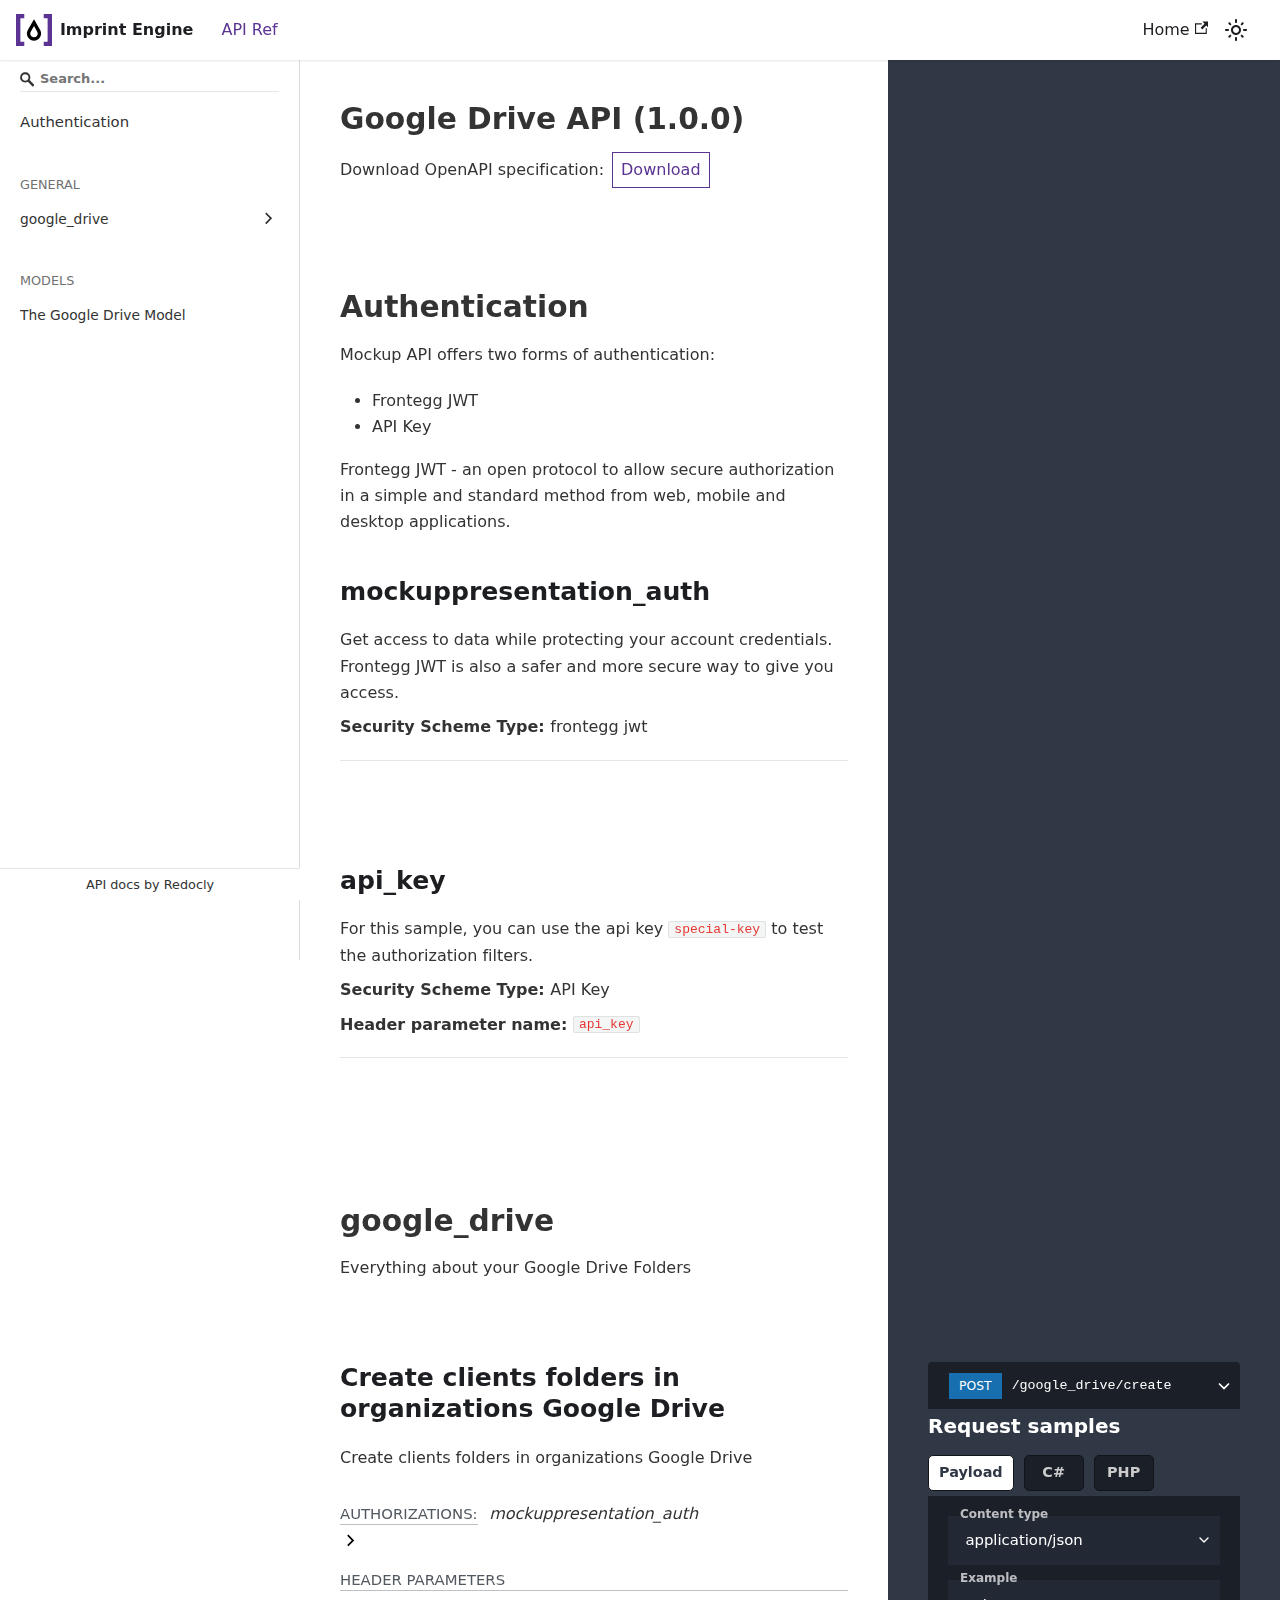
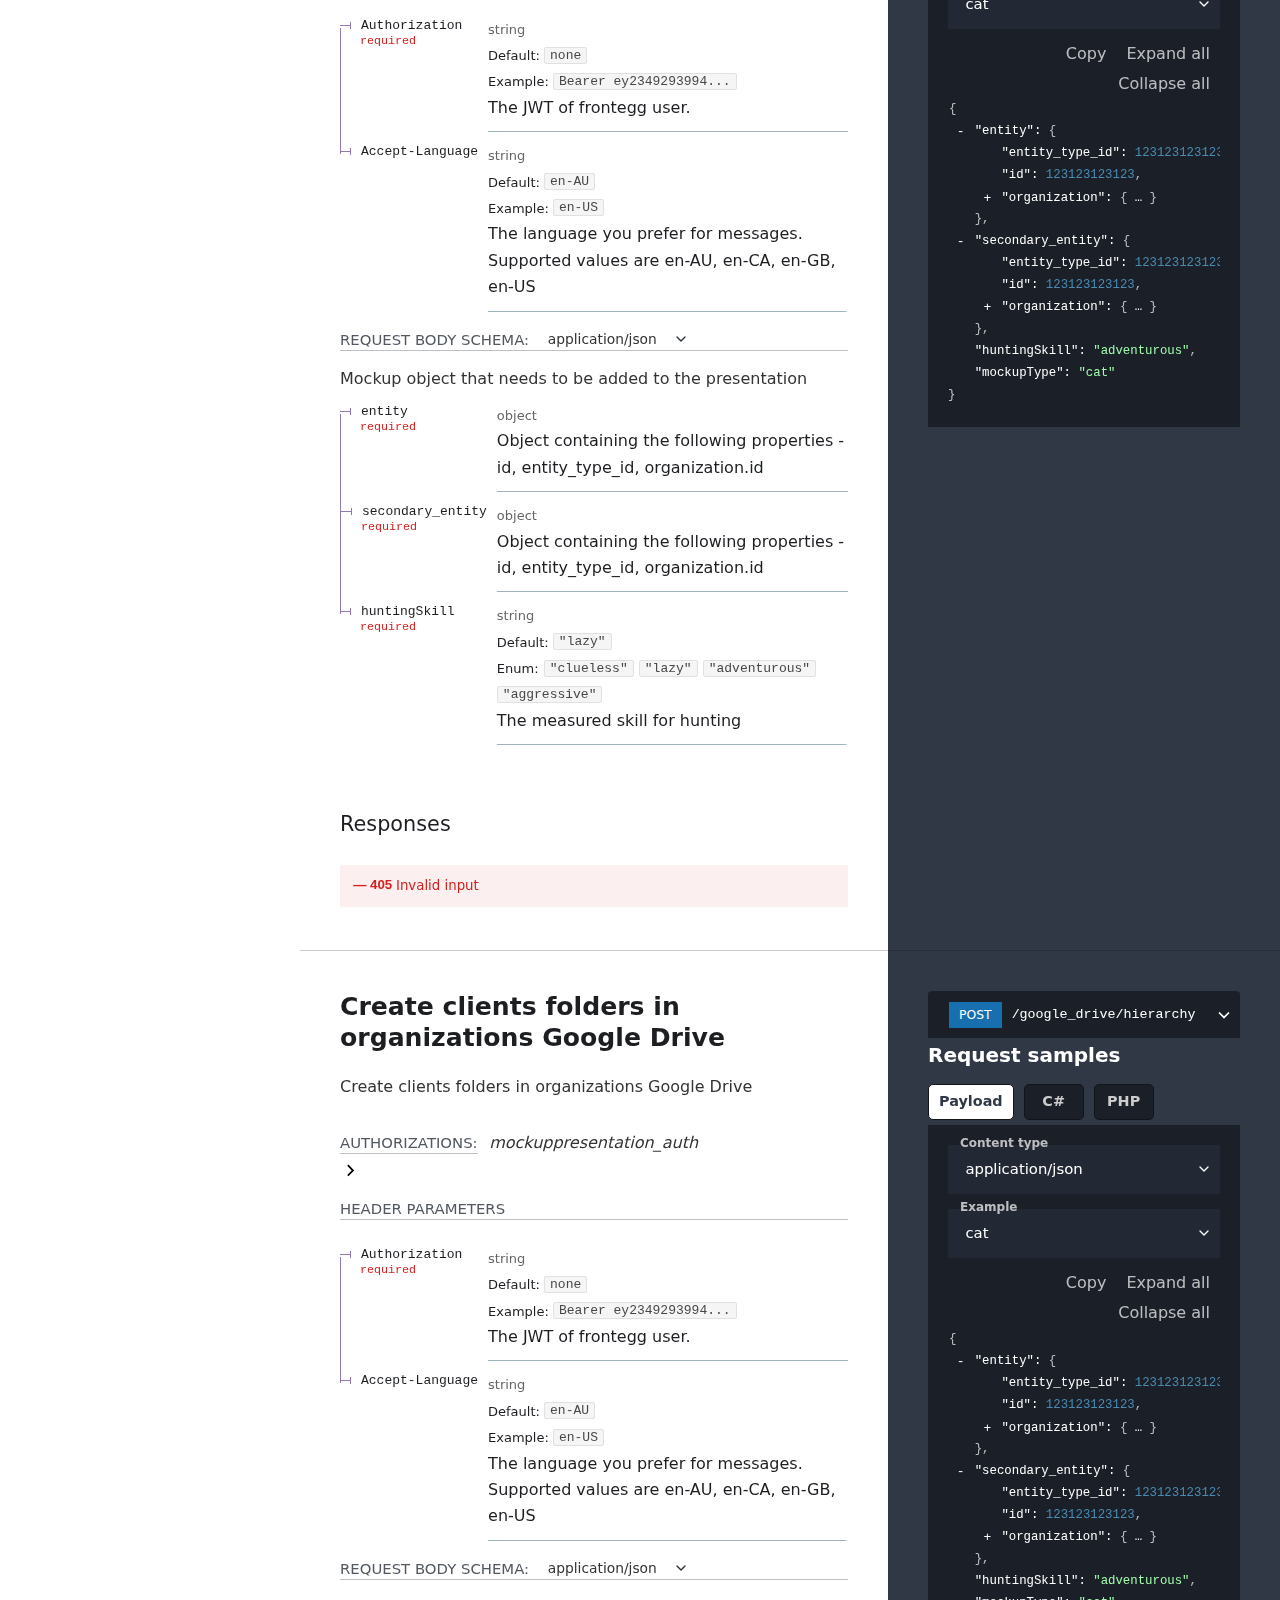
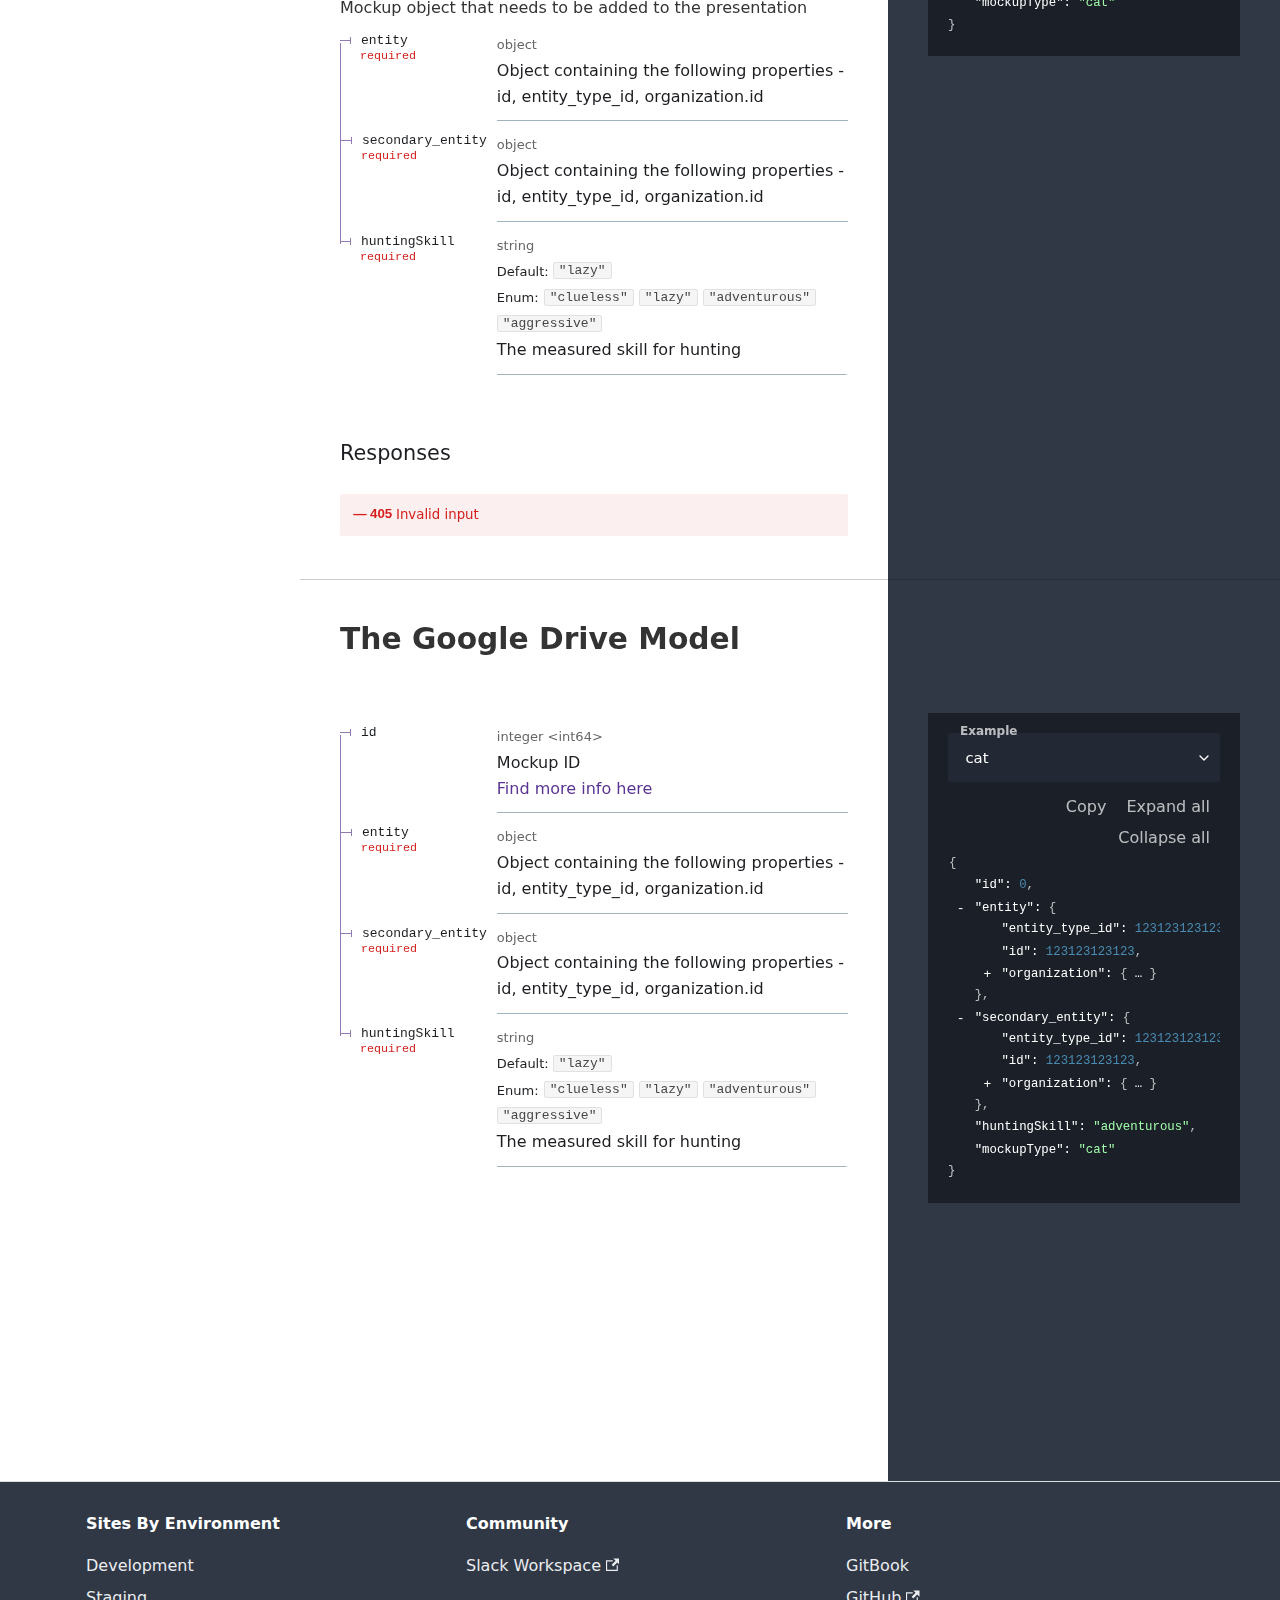
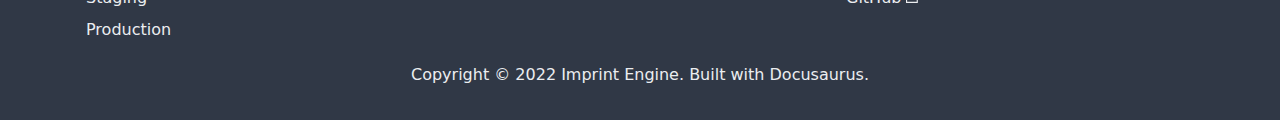
<file: apis/google-drive/index.html>
<!doctype html>
<html lang="en" dir="ltr" class="plugin-redoc plugin-id-plugin-redoc-1">
<head>
<meta charset="UTF-8">
<meta name="generator" content="Docusaurus v2.2.0">
<title data-rh="true">Google Drive API | Serverless</title><meta data-rh="true" name="viewport" content="width=device-width,initial-scale=1"><meta data-rh="true" name="twitter:card" content="summary_large_image"><meta data-rh="true" property="og:url" content="https://imptintenginedev.io/apis/google-drive"><meta data-rh="true" name="docusaurus_locale" content="en"><meta data-rh="true" name="docusaurus_tag" content="default"><meta data-rh="true" name="docsearch:language" content="en"><meta data-rh="true" name="docsearch:docusaurus_tag" content="default"><meta data-rh="true" property="og:title" content="Google Drive API | Serverless"><meta data-rh="true" name="description" content="# Authentication
Mockup API offers two forms of authentication:
  - Frontegg JWT
  - API Key

Frontegg JWT - an open protocol to allow secure authorization in a simple and standard method from web, mobile and desktop applications.

&lt;SecurityDefinitions /&gt;
"><meta data-rh="true" property="og:description" content="# Authentication
Mockup API offers two forms of authentication:
  - Frontegg JWT
  - API Key

Frontegg JWT - an open protocol to allow secure authorization in a simple and standard method from web, mobile and desktop applications.

&lt;SecurityDefinitions /&gt;
"><link data-rh="true" rel="icon" href="/img/favicon.ico"><link data-rh="true" rel="canonical" href="https://imptintenginedev.io/apis/google-drive"><link data-rh="true" rel="alternate" href="https://imptintenginedev.io/apis/google-drive" hreflang="en"><link data-rh="true" rel="alternate" href="https://imptintenginedev.io/apis/google-drive" hreflang="x-default"><link rel="alternate" type="application/rss+xml" href="/blog/rss.xml" title="Serverless RSS Feed">
<link rel="alternate" type="application/atom+xml" href="/blog/atom.xml" title="Serverless Atom Feed"><link rel="stylesheet" href="/assets/css/styles.2d6c3b0f.css">
<link rel="preload" href="/assets/js/runtime~main.a2e7bd77.js" as="script">
<link rel="preload" href="/assets/js/main.3d674543.js" as="script">
</head>
<body class="navigation-with-keyboard">
<script>!function(){function t(t){document.documentElement.setAttribute("data-theme",t)}var e=function(){var t=null;try{t=localStorage.getItem("theme")}catch(t){}return t}();t(null!==e?e:"light")}()</script><div id="__docusaurus">
<div role="region" aria-label="Skip to main content"><a class="skipToContent_fXgn" href="#docusaurus_skipToContent_fallback">Skip to main content</a></div><nav class="navbar navbar--fixed-top"><div class="navbar__inner"><div class="navbar__items"><button aria-label="Toggle navigation bar" aria-expanded="false" class="navbar__toggle clean-btn" type="button"><svg width="30" height="30" viewBox="0 0 30 30" aria-hidden="true"><path stroke="currentColor" stroke-linecap="round" stroke-miterlimit="10" stroke-width="2" d="M4 7h22M4 15h22M4 23h22"></path></svg></button><a class="navbar__brand" href="/"><div class="navbar__logo"><img src="/img/imprintengineicon.svg" alt="Imprint Engine Logo" class="themedImage_ToTc themedImage--light_HNdA"><img src="/img/imprintengineicon.svg" alt="Imprint Engine Logo" class="themedImage_ToTc themedImage--dark_i4oU"></div><b class="navbar__title text--truncate">Imprint Engine</b></a><a aria-current="page" class="navbar__item navbar__link navbar__link--active" href="/">API Ref</a></div><div class="navbar__items navbar__items--right"><a href="https://imprintenginedev.io" target="_blank" rel="noopener noreferrer" class="navbar__item navbar__link">Home<svg width="13.5" height="13.5" aria-hidden="true" viewBox="0 0 24 24" class="iconExternalLink_nPIU"><path fill="currentColor" d="M21 13v10h-21v-19h12v2h-10v15h17v-8h2zm3-12h-10.988l4.035 4-6.977 7.07 2.828 2.828 6.977-7.07 4.125 4.172v-11z"></path></svg></a><div class="toggle_vylO colorModeToggle_DEke"><button class="clean-btn toggleButton_gllP toggleButtonDisabled_aARS" type="button" disabled="" title="Switch between dark and light mode (currently light mode)" aria-label="Switch between dark and light mode (currently light mode)" aria-live="polite"><svg viewBox="0 0 24 24" width="24" height="24" class="lightToggleIcon_pyhR"><path fill="currentColor" d="M12,9c1.65,0,3,1.35,3,3s-1.35,3-3,3s-3-1.35-3-3S10.35,9,12,9 M12,7c-2.76,0-5,2.24-5,5s2.24,5,5,5s5-2.24,5-5 S14.76,7,12,7L12,7z M2,13l2,0c0.55,0,1-0.45,1-1s-0.45-1-1-1l-2,0c-0.55,0-1,0.45-1,1S1.45,13,2,13z M20,13l2,0c0.55,0,1-0.45,1-1 s-0.45-1-1-1l-2,0c-0.55,0-1,0.45-1,1S19.45,13,20,13z M11,2v2c0,0.55,0.45,1,1,1s1-0.45,1-1V2c0-0.55-0.45-1-1-1S11,1.45,11,2z M11,20v2c0,0.55,0.45,1,1,1s1-0.45,1-1v-2c0-0.55-0.45-1-1-1C11.45,19,11,19.45,11,20z M5.99,4.58c-0.39-0.39-1.03-0.39-1.41,0 c-0.39,0.39-0.39,1.03,0,1.41l1.06,1.06c0.39,0.39,1.03,0.39,1.41,0s0.39-1.03,0-1.41L5.99,4.58z M18.36,16.95 c-0.39-0.39-1.03-0.39-1.41,0c-0.39,0.39-0.39,1.03,0,1.41l1.06,1.06c0.39,0.39,1.03,0.39,1.41,0c0.39-0.39,0.39-1.03,0-1.41 L18.36,16.95z M19.42,5.99c0.39-0.39,0.39-1.03,0-1.41c-0.39-0.39-1.03-0.39-1.41,0l-1.06,1.06c-0.39,0.39-0.39,1.03,0,1.41 s1.03,0.39,1.41,0L19.42,5.99z M7.05,18.36c0.39-0.39,0.39-1.03,0-1.41c-0.39-0.39-1.03-0.39-1.41,0l-1.06,1.06 c-0.39,0.39-0.39,1.03,0,1.41s1.03,0.39,1.41,0L7.05,18.36z"></path></svg><svg viewBox="0 0 24 24" width="24" height="24" class="darkToggleIcon_wfgR"><path fill="currentColor" d="M9.37,5.51C9.19,6.15,9.1,6.82,9.1,7.5c0,4.08,3.32,7.4,7.4,7.4c0.68,0,1.35-0.09,1.99-0.27C17.45,17.19,14.93,19,12,19 c-3.86,0-7-3.14-7-7C5,9.07,6.81,6.55,9.37,5.51z M12,3c-4.97,0-9,4.03-9,9s4.03,9,9,9s9-4.03,9-9c0-0.46-0.04-0.92-0.1-1.36 c-0.98,1.37-2.58,2.26-4.4,2.26c-2.98,0-5.4-2.42-5.4-5.4c0-1.81,0.89-3.42,2.26-4.4C12.92,3.04,12.46,3,12,3L12,3z"></path></svg></button></div><div class="searchBox_ZlJk"></div></div></div><div role="presentation" class="navbar-sidebar__backdrop"></div></nav><div id="docusaurus_skipToContent_fallback" class="main-wrapper mainWrapper_z2l0"><div class="redocusaurus-styles"><style>html:not([data-theme='dark']) .hPwCAx{width:calc(100% - 40%);padding:0 40px;}@media print,html:not([data-theme='dark']) screen and (max-width:75rem){.hPwCAx{width:100%;padding:40px 40px;}}html:not([data-theme='dark']) .cWGxPN{width:calc(100% - 40%);padding:0 40px;}@media print,html:not([data-theme='dark']) screen and (max-width:75rem){.cWGxPN{width:100%;padding:0px 40px;}}html:not([data-theme='dark']) data-styled.g4[id="sc-hLBbgP"]{content:"hPwCAx,cWGxPN,"}html:not([data-theme='dark']) .cMClCh{padding:40px 0;}html:not([data-theme='dark']) .cMClCh:last-child{min-height:calc(100vh + 1px);}html:not([data-theme='dark']) .sc-eDvSVe > .sc-eDvSVe:last-child{min-height:initial;}@media print,html:not([data-theme='dark']) screen and (max-width:75rem){.cMClCh{padding:0;}}html:not([data-theme='dark']) .bCiYsC{padding:40px 0;position:relative;}html:not([data-theme='dark']) .bCiYsC:last-child{min-height:calc(100vh + 1px);}html:not([data-theme='dark']) .sc-eDvSVe > .sc-eDvSVe:last-child{min-height:initial;}@media print,html:not([data-theme='dark']) screen and (max-width:75rem){.bCiYsC{padding:0;}}html:not([data-theme='dark']) .bCiYsC:not(:last-of-type):after{position:absolute;bottom:0;width:100%;display:block;content:'';border-bottom:1px solid rgba(0,0,0,0.2);}html:not([data-theme='dark']) data-styled.g5[id="sc-eDvSVe"]{content:"cMClCh,bCiYsC,"}html:not([data-theme='dark']) .hzILXw{width:40%;color:#ffffff;background-color:#303846;padding:0 40px;}@media print,html:not([data-theme='dark']) screen and (max-width:75rem){.hzILXw{width:100%;padding:40px 40px;}}html:not([data-theme='dark']) data-styled.g6[id="sc-jSUZER"]{content:"hzILXw,"}html:not([data-theme='dark']) .VvEWT{background-color:#303846;}html:not([data-theme='dark']) data-styled.g7[id="sc-gKPRtg"]{content:"VvEWT,"}html:not([data-theme='dark']) .cEjTYc{display:-webkit-box;display:-webkit-flex;display:-ms-flexbox;display:flex;width:100%;padding:0;}@media print,html:not([data-theme='dark']) screen and (max-width:75rem){.cEjTYc{-webkit-flex-direction:column;-ms-flex-direction:column;flex-direction:column;}}html:not([data-theme='dark']) data-styled.g8[id="sc-iBYQkv"]{content:"cEjTYc,"}html:not([data-theme='dark']) .hAEmyp{font-family:var(--ifm-heading-font-family);font-weight:var(--ifm-heading-font-weight);font-size:1.85714em;line-height:var(--ifm-heading-line-height);color:#333333;}html:not([data-theme='dark']) data-styled.g9[id="sc-ftTHYK"]{content:"hAEmyp,"}html:not([data-theme='dark']) .GkCks{font-family:var(--ifm-heading-font-family);font-weight:var(--ifm-heading-font-weight);font-size:1.57143em;line-height:var(--ifm-heading-line-height);color:#333333;margin:0 0 20px;}html:not([data-theme='dark']) data-styled.g10[id="sc-pyfCe"]{content:"GkCks,"}html:not([data-theme='dark']) .HcVZQ{color:#ffffff;}html:not([data-theme='dark']) data-styled.g12[id="sc-kDvujY"]{content:"HcVZQ,"}html:not([data-theme='dark']) .cECpmY{border-bottom:1px solid rgba(38,50,56,0.3);margin:1em 0 1em 0;color:rgba(38,50,56,0.5);font-weight:normal;text-transform:uppercase;font-size:0.929em;line-height:20px;}html:not([data-theme='dark']) data-styled.g13[id="sc-ipEyDJ"]{content:"cECpmY,"}html:not([data-theme='dark']) .eqeENH{cursor:pointer;margin-left:-20px;padding:0;line-height:1;width:20px;display:inline-block;outline:0;}html:not([data-theme='dark']) .eqeENH:before{content:'';width:15px;height:15px;background-size:contain;background-image:url('[data-uri]');opacity:0.5;visibility:hidden;display:inline-block;vertical-align:middle;}html:not([data-theme='dark']) h1:hover > .sc-csuSiG::before,html:not([data-theme='dark']) h2:hover > .eqeENH::before,html:not([data-theme='dark']) .eqeENH:hover::before{visibility:visible;}html:not([data-theme='dark']) data-styled.g14[id="sc-csuSiG"]{content:"eqeENH,"}html:not([data-theme='dark']) .pMdZj{height:18px;width:18px;min-width:18px;vertical-align:middle;float:right;-webkit-transition:-webkit-transform 0.2s ease-out;-webkit-transition:transform 0.2s ease-out;transition:transform 0.2s ease-out;-webkit-transform:rotateZ(-90deg);-ms-transform:rotateZ(-90deg);transform:rotateZ(-90deg);}html:not([data-theme='dark']) .VKEkO{height:1.3em;width:1.3em;min-width:1.3em;vertical-align:middle;-webkit-transition:-webkit-transform 0.2s ease-out;-webkit-transition:transform 0.2s ease-out;transition:transform 0.2s ease-out;-webkit-transform:rotateZ(-90deg);-ms-transform:rotateZ(-90deg);transform:rotateZ(-90deg);}html:not([data-theme='dark']) .hNOHyB{height:20px;width:20px;min-width:20px;vertical-align:middle;float:right;-webkit-transition:-webkit-transform 0.2s ease-out;-webkit-transition:transform 0.2s ease-out;transition:transform 0.2s ease-out;-webkit-transform:rotateZ(0);-ms-transform:rotateZ(0);transform:rotateZ(0);}html:not([data-theme='dark']) .hNOHyB polygon{fill:white;}html:not([data-theme='dark']) data-styled.g15[id="sc-eDWCr"]{content:"pMdZj,VKEkO,hNOHyB,"}html:not([data-theme='dark']) .dNXItl{border-left:1px solid #917ab3;box-sizing:border-box;position:relative;padding:10px 10px 10px 0;}@media screen and (max-width:50rem){html:not([data-theme='dark']) .dNXItl{display:block;overflow:hidden;}}html:not([data-theme='dark']) tr:first-of-type > .sc-hBxehG,html:not([data-theme='dark']) tr.last > .dNXItl{border-left-width:0;background-position:top left;background-repeat:no-repeat;background-size:1px 100%;}html:not([data-theme='dark']) tr:first-of-type > .sc-hBxehG{background-image:linear-gradient( to bottom, transparent 0%, transparent 22px, #917ab3 22px, #917ab3 100% );}html:not([data-theme='dark']) tr.last > .sc-hBxehG{background-image:linear-gradient( to bottom, #917ab3 0%, #917ab3 22px, transparent 22px, transparent 100% );}html:not([data-theme='dark']) tr.last + tr > .sc-hBxehG{border-left-color:transparent;}html:not([data-theme='dark']) tr.last:first-child > .sc-hBxehG{background:none;border-left-color:transparent;}html:not([data-theme='dark']) data-styled.g18[id="sc-hBxehG"]{content:"dNXItl,"}html:not([data-theme='dark']) .eZZvGt{vertical-align:top;line-height:20px;white-space:nowrap;font-size:13px;font-family:var(--ifm-font-family-monospace);}html:not([data-theme='dark']) .eZZvGt.deprecated{-webkit-text-decoration:line-through;text-decoration:line-through;color:#707070;}html:not([data-theme='dark']) data-styled.g20[id="sc-fEXmlR"]{content:"eZZvGt,"}html:not([data-theme='dark']) .tkWZs{border-bottom:1px solid #9fb4be;padding:10px 0;width:75%;box-sizing:border-box;}html:not([data-theme='dark']) tr.expanded .sc-bjfHbI{border-bottom:none;}@media screen and (max-width:50rem){html:not([data-theme='dark']) .tkWZs{padding:0 20px;border-bottom:none;border-left:1px solid #917ab3;}html:not([data-theme='dark']) tr.last > .sc-bjfHbI{border-left:none;}}html:not([data-theme='dark']) data-styled.g21[id="sc-bjfHbI"]{content:"tkWZs,"}html:not([data-theme='dark']) .fIfonl{color:#917ab3;font-family:var(--ifm-font-family-monospace);margin-right:10px;}html:not([data-theme='dark']) .fIfonl::before{content:'';display:inline-block;vertical-align:middle;width:10px;height:1px;background:#917ab3;}html:not([data-theme='dark']) .fIfonl::after{content:'';display:inline-block;vertical-align:middle;width:1px;background:#917ab3;height:7px;}html:not([data-theme='dark']) data-styled.g22[id="sc-idXgbr"]{content:"fIfonl,"}html:not([data-theme='dark']) .ddfVCE{border-collapse:separate;border-radius:3px;font-size:var(--ifm-font-size-base);border-spacing:0;width:100%;}html:not([data-theme='dark']) .ddfVCE > tr{vertical-align:middle;}@media screen and (max-width:50rem){html:not([data-theme='dark']) .ddfVCE{display:block;}html:not([data-theme='dark']) .ddfVCE > tr,html:not([data-theme='dark']) .ddfVCE > tbody > tr{display:block;}}@media screen and (max-width:50rem) and (-ms-high-contrast:none){html:not([data-theme='dark']) .ddfVCE td{float:left;width:100%;}}html:not([data-theme='dark']) .ddfVCE .sc-dIfARi,html:not([data-theme='dark']) .ddfVCE .sc-dIfARi .sc-dIfARi .sc-dIfARi,html:not([data-theme='dark']) .ddfVCE .sc-dIfARi .sc-dIfARi .sc-dIfARi .sc-dIfARi .sc-dIfARi{margin:1em;margin-right:0;background:#fafafa;}html:not([data-theme='dark']) .ddfVCE .sc-dIfARi .sc-dIfARi,html:not([data-theme='dark']) .ddfVCE .sc-dIfARi .sc-dIfARi .sc-dIfARi .sc-dIfARi,html:not([data-theme='dark']) .ddfVCE .sc-dIfARi .sc-dIfARi .sc-dIfARi .sc-dIfARi .sc-dIfARi .sc-dIfARi{background:#ffffff;}html:not([data-theme='dark']) data-styled.g24[id="sc-hHTYSt"]{content:"ddfVCE,"}html:not([data-theme='dark']) .dlFWzK > ul{list-style:none;padding:0;margin:0;margin:0 -5px;}html:not([data-theme='dark']) .dlFWzK > ul > li{padding:5px 10px;display:inline-block;background-color:#1b2028;border-bottom:1px solid rgba(0,0,0,0.5);cursor:pointer;text-align:center;outline:none;color:#ccc;margin:0 5px 5px 5px;border:1px solid #111419;border-radius:5px;min-width:60px;font-size:0.9em;font-weight:bold;}html:not([data-theme='dark']) .dlFWzK > ul > li.react-tabs__tab--selected{color:#333333;background:#ffffff;}html:not([data-theme='dark']) .dlFWzK > ul > li.react-tabs__tab--selected:focus{outline:auto;}html:not([data-theme='dark']) .dlFWzK > ul > li:only-child{-webkit-flex:none;-ms-flex:none;flex:none;min-width:100px;}html:not([data-theme='dark']) .dlFWzK > ul > li.tab-success{color:#1d8127;}html:not([data-theme='dark']) .dlFWzK > ul > li.tab-redirect{color:#ffa500;}html:not([data-theme='dark']) .dlFWzK > ul > li.tab-info{color:#87ceeb;}html:not([data-theme='dark']) .dlFWzK > ul > li.tab-error{color:#d41f1c;}html:not([data-theme='dark']) .dlFWzK > .react-tabs__tab-panel{background:#1b2028;}html:not([data-theme='dark']) .dlFWzK > .react-tabs__tab-panel > div,html:not([data-theme='dark']) .dlFWzK > .react-tabs__tab-panel > pre{padding:20px;margin:0;}html:not([data-theme='dark']) .dlFWzK > .react-tabs__tab-panel > div > pre{padding:0;}html:not([data-theme='dark']) data-styled.g30[id="sc-cwSeag"]{content:"dlFWzK,"}html:not([data-theme='dark']) .izGUBw code[class*='language-'],html:not([data-theme='dark']) .izGUBw pre[class*='language-']{text-shadow:0 -0.1em 0.2em black;text-align:left;white-space:pre;word-spacing:normal;word-break:normal;word-wrap:normal;line-height:1.5;-moz-tab-size:4;-o-tab-size:4;tab-size:4;-webkit-hyphens:none;-moz-hyphens:none;-ms-hyphens:none;-webkit-hyphens:none;-moz-hyphens:none;-ms-hyphens:none;hyphens:none;}@media print{html:not([data-theme='dark']) .izGUBw code[class*='language-'],html:not([data-theme='dark']) .izGUBw pre[class*='language-']{text-shadow:none;}}html:not([data-theme='dark']) .izGUBw pre[class*='language-']{padding:1em;margin:0.5em 0;overflow:auto;}html:not([data-theme='dark']) .izGUBw .token.comment,html:not([data-theme='dark']) .izGUBw .token.prolog,html:not([data-theme='dark']) .izGUBw .token.doctype,html:not([data-theme='dark']) .izGUBw .token.cdata{color:hsl(30,20%,50%);}html:not([data-theme='dark']) .izGUBw .token.punctuation{opacity:0.7;}html:not([data-theme='dark']) .izGUBw .namespace{opacity:0.7;}html:not([data-theme='dark']) .izGUBw .token.property,html:not([data-theme='dark']) .izGUBw .token.tag,html:not([data-theme='dark']) .izGUBw .token.number,html:not([data-theme='dark']) .izGUBw .token.constant,html:not([data-theme='dark']) .izGUBw .token.symbol{color:#4a8bb3;}html:not([data-theme='dark']) .izGUBw .token.boolean{color:#e64441;}html:not([data-theme='dark']) .izGUBw .token.selector,html:not([data-theme='dark']) .izGUBw .token.attr-name,html:not([data-theme='dark']) .izGUBw .token.string,html:not([data-theme='dark']) .izGUBw .token.char,html:not([data-theme='dark']) .izGUBw .token.builtin,html:not([data-theme='dark']) .izGUBw .token.inserted{color:#a0fbaa;}html:not([data-theme='dark']) .izGUBw .token.selector + a,html:not([data-theme='dark']) .izGUBw .token.attr-name + a,html:not([data-theme='dark']) .izGUBw .token.string + a,html:not([data-theme='dark']) .izGUBw .token.char + a,html:not([data-theme='dark']) .izGUBw .token.builtin + a,html:not([data-theme='dark']) .izGUBw .token.inserted + a,html:not([data-theme='dark']) .izGUBw .token.selector + a:visited,html:not([data-theme='dark']) .izGUBw .token.attr-name + a:visited,html:not([data-theme='dark']) .izGUBw .token.string + a:visited,html:not([data-theme='dark']) .izGUBw .token.char + a:visited,html:not([data-theme='dark']) .izGUBw .token.builtin + a:visited,html:not([data-theme='dark']) .izGUBw .token.inserted + a:visited{color:#4ed2ba;-webkit-text-decoration:underline;text-decoration:underline;}html:not([data-theme='dark']) .izGUBw .token.property.string{color:white;}html:not([data-theme='dark']) .izGUBw .token.operator,html:not([data-theme='dark']) .izGUBw .token.entity,html:not([data-theme='dark']) .izGUBw .token.url,html:not([data-theme='dark']) .izGUBw .token.variable{color:hsl(40,90%,60%);}html:not([data-theme='dark']) .izGUBw .token.atrule,html:not([data-theme='dark']) .izGUBw .token.attr-value,html:not([data-theme='dark']) .izGUBw .token.keyword{color:hsl(350,40%,70%);}html:not([data-theme='dark']) .izGUBw .token.regex,html:not([data-theme='dark']) .izGUBw .token.important{color:#e90;}html:not([data-theme='dark']) .izGUBw .token.important,html:not([data-theme='dark']) .izGUBw .token.bold{font-weight:bold;}html:not([data-theme='dark']) .izGUBw .token.italic{font-style:italic;}html:not([data-theme='dark']) .izGUBw .token.entity{cursor:help;}html:not([data-theme='dark']) .izGUBw .token.deleted{color:red;}html:not([data-theme='dark']) data-styled.g32[id="sc-iJnaPW"]{content:"izGUBw,"}html:not([data-theme='dark']) .jsIvvv{opacity:0.7;-webkit-transition:opacity 0.3s ease;transition:opacity 0.3s ease;text-align:right;}html:not([data-theme='dark']) .jsIvvv:focus-within{opacity:1;}html:not([data-theme='dark']) .jsIvvv > button{background-color:transparent;border:0;color:inherit;padding:2px 10px;font-family:var(--ifm-font-family-base);font-size:var(--ifm-font-size-base);line-height:var(--ifm-line-height-base);cursor:pointer;outline:0;}html:not([data-theme='dark']) .jsIvvv > button:hover,html:not([data-theme='dark']) .jsIvvv > button:focus{background:rgba(255,255,255,0.1);}html:not([data-theme='dark']) data-styled.g33[id="sc-gikAfH"]{content:"jsIvvv,"}html:not([data-theme='dark']) .blTdnp{position:relative;}html:not([data-theme='dark']) data-styled.g38[id="sc-ilhmMj"]{content:"blTdnp,"}html:not([data-theme='dark']) .bfdmdi{position:absolute;pointer-events:none;z-index:1;top:50%;-webkit-transform:translateY(-50%);-ms-transform:translateY(-50%);-webkit-transform:translateY(-50%);-ms-transform:translateY(-50%);transform:translateY(-50%);right:8px;margin:auto;text-align:center;}html:not([data-theme='dark']) .doHMdh{position:absolute;pointer-events:none;z-index:1;top:50%;-webkit-transform:translateY(-50%);-ms-transform:translateY(-50%);-webkit-transform:translateY(-50%);-ms-transform:translateY(-50%);transform:translateY(-50%);right:8px;margin:auto;text-align:center;}html:not([data-theme='dark']) .doHMdh polyline{color:white;}html:not([data-theme='dark']) data-styled.g39[id="sc-jIRcFI"]{content:"bfdmdi,doHMdh,"}html:not([data-theme='dark']) .fbqCpH{box-sizing:border-box;min-width:100px;outline:none;display:inline-block;border-radius:2px;border:1px solid rgba(38,50,56,0.5);vertical-align:bottom;padding:2px 0px 2px 6px;position:relative;width:auto;background:white;color:#263238;font-family:var(--ifm-heading-font-family);font-size:0.929em;line-height:1.5em;cursor:pointer;-webkit-transition:border 0.25s ease,color 0.25s ease,box-shadow 0.25s ease;transition:border 0.25s ease,color 0.25s ease,box-shadow 0.25s ease;}html:not([data-theme='dark']) .fbqCpH label{box-sizing:border-box;min-width:100px;outline:none;display:inline-block;font-family:var(--ifm-heading-font-family);color:#333333;vertical-align:bottom;width:auto;text-transform:none;padding:0 22px 0 4px;font-size:0.929em;line-height:1.5em;font-family:inherit;text-overflow:ellipsis;overflow:hidden;white-space:nowrap;}html:not([data-theme='dark']) .fbqCpH .dropdown-select{position:absolute;top:0;left:0;width:100%;height:100%;opacity:0;border:none;-webkit-appearance:none;-moz-appearance:none;appearance:none;cursor:pointer;color:#333333;line-height:inherit;font-family:inherit;}html:not([data-theme='dark']) .fbqCpH:hover,html:not([data-theme='dark']) .fbqCpH:focus-within{border:1px solid #5a3493;color:#5a3493;box-shadow:0px 0px 0px 1px #5a3493;}html:not([data-theme='dark']) data-styled.g40[id="sc-hhOBVt"]{content:"fbqCpH,"}html:not([data-theme='dark']) .ReuLR{margin-left:10px;text-transform:none;font-size:0.969em;font-size:1em;border:none;padding:0 1.2em 0 0;background:transparent;}html:not([data-theme='dark']) .ReuLR:hover,html:not([data-theme='dark']) .ReuLR:focus-within{border:none;box-shadow:none;}html:not([data-theme='dark']) .ReuLR:hover label,html:not([data-theme='dark']) .ReuLR:focus-within label{color:#5a3493;text-shadow:0px 0px 0px #5a3493;}html:not([data-theme='dark']) data-styled.g41[id="sc-gYbzsP"]{content:"ReuLR,"}html:not([data-theme='dark']) .fWOIod{font-family:var(--ifm-font-family-base);font-weight:var(--ifm-font-weight-base);line-height:var(--ifm-line-height-base);}html:not([data-theme='dark']) .fWOIod p:last-child{margin-bottom:0;}html:not([data-theme='dark']) .fWOIod h1{font-family:var(--ifm-heading-font-family);font-weight:var(--ifm-heading-font-weight);font-size:1.85714em;line-height:var(--ifm-heading-line-height);color:#5a3493;margin-top:0;}html:not([data-theme='dark']) .fWOIod h2{font-family:var(--ifm-heading-font-family);font-weight:var(--ifm-heading-font-weight);font-size:1.57143em;line-height:var(--ifm-heading-line-height);color:#333333;}html:not([data-theme='dark']) .fWOIod code{color:#e53935;background-color:rgba(38,50,56,0.05);font-family:var(--ifm-font-family-monospace);border-radius:2px;border:1px solid rgba(38,50,56,0.1);padding:0 5px;font-size:13px;font-weight:var(--ifm-font-weight-base);word-break:break-word;}html:not([data-theme='dark']) .fWOIod pre{font-family:var(--ifm-font-family-monospace);white-space:pre;background-color:#1b2028;color:white;padding:20px;overflow-x:auto;line-height:normal;border-radius:0px;border:1px solid rgba(38,50,56,0.1);}html:not([data-theme='dark']) .fWOIod pre code{background-color:transparent;color:white;padding:0;}html:not([data-theme='dark']) .fWOIod pre code:before,html:not([data-theme='dark']) .fWOIod pre code:after{content:none;}html:not([data-theme='dark']) .fWOIod blockquote{margin:0;margin-bottom:1em;padding:0 15px;color:#777;border-left:4px solid #ddd;}html:not([data-theme='dark']) .fWOIod img{max-width:100%;box-sizing:content-box;}html:not([data-theme='dark']) .fWOIod ul,html:not([data-theme='dark']) .fWOIod ol{padding-left:2em;margin:0;margin-bottom:1em;}html:not([data-theme='dark']) .fWOIod ul ul,html:not([data-theme='dark']) .fWOIod ol ul,html:not([data-theme='dark']) .fWOIod ul ol,html:not([data-theme='dark']) .fWOIod ol ol{margin-bottom:0;margin-top:0;}html:not([data-theme='dark']) .fWOIod table{display:block;width:100%;overflow:auto;word-break:normal;word-break:keep-all;border-collapse:collapse;border-spacing:0;margin-top:1.5em;margin-bottom:1.5em;}html:not([data-theme='dark']) .fWOIod table tr{background-color:#fff;border-top:1px solid #ccc;}html:not([data-theme='dark']) .fWOIod table tr:nth-child(2n){background-color:#fafafa;}html:not([data-theme='dark']) .fWOIod table th,html:not([data-theme='dark']) .fWOIod table td{padding:6px 13px;border:1px solid #ddd;}html:not([data-theme='dark']) .fWOIod table th{text-align:left;font-weight:bold;}html:not([data-theme='dark']) .fWOIod .share-link{cursor:pointer;margin-left:-20px;padding:0;line-height:1;width:20px;display:inline-block;outline:0;}html:not([data-theme='dark']) .fWOIod .share-link:before{content:'';width:15px;height:15px;background-size:contain;background-image:url('[data-uri]');opacity:0.5;visibility:hidden;display:inline-block;vertical-align:middle;}html:not([data-theme='dark']) .fWOIod h1:hover > .share-link::before,html:not([data-theme='dark']) .fWOIod h2:hover > .share-link::before,html:not([data-theme='dark']) .fWOIod .share-link:hover::before{visibility:visible;}html:not([data-theme='dark']) .fWOIod a{-webkit-text-decoration:auto;text-decoration:auto;color:#5a3493;}html:not([data-theme='dark']) .fWOIod a:visited{color:#5a3493;}html:not([data-theme='dark']) .fWOIod a:hover{color:#8d65c8;-webkit-text-decoration:auto;text-decoration:auto;}html:not([data-theme='dark']) .hxetqv{font-family:var(--ifm-font-family-base);font-weight:var(--ifm-font-weight-base);line-height:var(--ifm-line-height-base);}html:not([data-theme='dark']) .hxetqv p:last-child{margin-bottom:0;}html:not([data-theme='dark']) .hxetqv p:first-child{margin-top:0;}html:not([data-theme='dark']) .hxetqv p:last-child{margin-bottom:0;}html:not([data-theme='dark']) .hxetqv h1{font-family:var(--ifm-heading-font-family);font-weight:var(--ifm-heading-font-weight);font-size:1.85714em;line-height:var(--ifm-heading-line-height);color:#5a3493;margin-top:0;}html:not([data-theme='dark']) .hxetqv h2{font-family:var(--ifm-heading-font-family);font-weight:var(--ifm-heading-font-weight);font-size:1.57143em;line-height:var(--ifm-heading-line-height);color:#333333;}html:not([data-theme='dark']) .hxetqv code{color:#e53935;background-color:rgba(38,50,56,0.05);font-family:var(--ifm-font-family-monospace);border-radius:2px;border:1px solid rgba(38,50,56,0.1);padding:0 5px;font-size:13px;font-weight:var(--ifm-font-weight-base);word-break:break-word;}html:not([data-theme='dark']) .hxetqv pre{font-family:var(--ifm-font-family-monospace);white-space:pre;background-color:#1b2028;color:white;padding:20px;overflow-x:auto;line-height:normal;border-radius:0px;border:1px solid rgba(38,50,56,0.1);}html:not([data-theme='dark']) .hxetqv pre code{background-color:transparent;color:white;padding:0;}html:not([data-theme='dark']) .hxetqv pre code:before,html:not([data-theme='dark']) .hxetqv pre code:after{content:none;}html:not([data-theme='dark']) .hxetqv blockquote{margin:0;margin-bottom:1em;padding:0 15px;color:#777;border-left:4px solid #ddd;}html:not([data-theme='dark']) .hxetqv img{max-width:100%;box-sizing:content-box;}html:not([data-theme='dark']) .hxetqv ul,html:not([data-theme='dark']) .hxetqv ol{padding-left:2em;margin:0;margin-bottom:1em;}html:not([data-theme='dark']) .hxetqv ul ul,html:not([data-theme='dark']) .hxetqv ol ul,html:not([data-theme='dark']) .hxetqv ul ol,html:not([data-theme='dark']) .hxetqv ol ol{margin-bottom:0;margin-top:0;}html:not([data-theme='dark']) .hxetqv table{display:block;width:100%;overflow:auto;word-break:normal;word-break:keep-all;border-collapse:collapse;border-spacing:0;margin-top:1.5em;margin-bottom:1.5em;}html:not([data-theme='dark']) .hxetqv table tr{background-color:#fff;border-top:1px solid #ccc;}html:not([data-theme='dark']) .hxetqv table tr:nth-child(2n){background-color:#fafafa;}html:not([data-theme='dark']) .hxetqv table th,html:not([data-theme='dark']) .hxetqv table td{padding:6px 13px;border:1px solid #ddd;}html:not([data-theme='dark']) .hxetqv table th{text-align:left;font-weight:bold;}html:not([data-theme='dark']) .hxetqv .share-link{cursor:pointer;margin-left:-20px;padding:0;line-height:1;width:20px;display:inline-block;outline:0;}html:not([data-theme='dark']) .hxetqv .share-link:before{content:'';width:15px;height:15px;background-size:contain;background-image:url('[data-uri]');opacity:0.5;visibility:hidden;display:inline-block;vertical-align:middle;}html:not([data-theme='dark']) .hxetqv h1:hover > .share-link::before,html:not([data-theme='dark']) .hxetqv h2:hover > .share-link::before,html:not([data-theme='dark']) .hxetqv .share-link:hover::before{visibility:visible;}html:not([data-theme='dark']) .hxetqv a{-webkit-text-decoration:auto;text-decoration:auto;color:#5a3493;}html:not([data-theme='dark']) .hxetqv a:visited{color:#5a3493;}html:not([data-theme='dark']) .hxetqv a:hover{color:#8d65c8;-webkit-text-decoration:auto;text-decoration:auto;}html:not([data-theme='dark']) data-styled.g43[id="sc-cjibBx"]{content:"fWOIod,hxetqv,"}html:not([data-theme='dark']) .jbInav{font-family:var(--ifm-font-family-base);font-weight:var(--ifm-font-weight-base);line-height:var(--ifm-line-height-base);}html:not([data-theme='dark']) .jbInav p:last-child{margin-bottom:0;}html:not([data-theme='dark']) .jbInav p:first-child{margin-top:0;}html:not([data-theme='dark']) .jbInav p:last-child{margin-bottom:0;}html:not([data-theme='dark']) .jbInav p{display:inline-block;}html:not([data-theme='dark']) .jbInav h1{font-family:var(--ifm-heading-font-family);font-weight:var(--ifm-heading-font-weight);font-size:1.85714em;line-height:var(--ifm-heading-line-height);color:#5a3493;margin-top:0;}html:not([data-theme='dark']) .jbInav h2{font-family:var(--ifm-heading-font-family);font-weight:var(--ifm-heading-font-weight);font-size:1.57143em;line-height:var(--ifm-heading-line-height);color:#333333;}html:not([data-theme='dark']) .jbInav code{color:#e53935;background-color:rgba(38,50,56,0.05);font-family:var(--ifm-font-family-monospace);border-radius:2px;border:1px solid rgba(38,50,56,0.1);padding:0 5px;font-size:13px;font-weight:var(--ifm-font-weight-base);word-break:break-word;}html:not([data-theme='dark']) .jbInav pre{font-family:var(--ifm-font-family-monospace);white-space:pre;background-color:#1b2028;color:white;padding:20px;overflow-x:auto;line-height:normal;border-radius:0px;border:1px solid rgba(38,50,56,0.1);}html:not([data-theme='dark']) .jbInav pre code{background-color:transparent;color:white;padding:0;}html:not([data-theme='dark']) .jbInav pre code:before,html:not([data-theme='dark']) .jbInav pre code:after{content:none;}html:not([data-theme='dark']) .jbInav blockquote{margin:0;margin-bottom:1em;padding:0 15px;color:#777;border-left:4px solid #ddd;}html:not([data-theme='dark']) .jbInav img{max-width:100%;box-sizing:content-box;}html:not([data-theme='dark']) .jbInav ul,html:not([data-theme='dark']) .jbInav ol{padding-left:2em;margin:0;margin-bottom:1em;}html:not([data-theme='dark']) .jbInav ul ul,html:not([data-theme='dark']) .jbInav ol ul,html:not([data-theme='dark']) .jbInav ul ol,html:not([data-theme='dark']) .jbInav ol ol{margin-bottom:0;margin-top:0;}html:not([data-theme='dark']) .jbInav table{display:block;width:100%;overflow:auto;word-break:normal;word-break:keep-all;border-collapse:collapse;border-spacing:0;margin-top:1.5em;margin-bottom:1.5em;}html:not([data-theme='dark']) .jbInav table tr{background-color:#fff;border-top:1px solid #ccc;}html:not([data-theme='dark']) .jbInav table tr:nth-child(2n){background-color:#fafafa;}html:not([data-theme='dark']) .jbInav table th,html:not([data-theme='dark']) .jbInav table td{padding:6px 13px;border:1px solid #ddd;}html:not([data-theme='dark']) .jbInav table th{text-align:left;font-weight:bold;}html:not([data-theme='dark']) .jbInav .share-link{cursor:pointer;margin-left:-20px;padding:0;line-height:1;width:20px;display:inline-block;outline:0;}html:not([data-theme='dark']) .jbInav .share-link:before{content:'';width:15px;height:15px;background-size:contain;background-image:url('[data-uri]');opacity:0.5;visibility:hidden;display:inline-block;vertical-align:middle;}html:not([data-theme='dark']) .jbInav h1:hover > .share-link::before,html:not([data-theme='dark']) .jbInav h2:hover > .share-link::before,html:not([data-theme='dark']) .jbInav .share-link:hover::before{visibility:visible;}html:not([data-theme='dark']) .jbInav a{-webkit-text-decoration:auto;text-decoration:auto;color:#5a3493;}html:not([data-theme='dark']) .jbInav a:visited{color:#5a3493;}html:not([data-theme='dark']) .jbInav a:hover{color:#8d65c8;-webkit-text-decoration:auto;text-decoration:auto;}html:not([data-theme='dark']) data-styled.g44[id="sc-jcMfQk"]{content:"jbInav,"}html:not([data-theme='dark']) .oZYgr{position:relative;}html:not([data-theme='dark']) data-styled.g45[id="sc-cabOPr"]{content:"oZYgr,"}html:not([data-theme='dark']) .hZIRAR:hover > .sc-gikAfH{opacity:1;}html:not([data-theme='dark']) data-styled.g50[id="sc-jOiSOi"]{content:"hZIRAR,"}html:not([data-theme='dark']) .ICgss{font-family:var(--ifm-font-family-monospace);font-size:13px;white-space:pre;contain:content;overflow-x:auto;}html:not([data-theme='dark']) .ICgss .redoc-json code > .collapser{display:none;pointer-events:none;}html:not([data-theme='dark']) .ICgss .callback-function{color:gray;}html:not([data-theme='dark']) .ICgss .collapser:after{content:'-';cursor:pointer;}html:not([data-theme='dark']) .ICgss .collapsed > .collapser:after{content:'+';cursor:pointer;}html:not([data-theme='dark']) .ICgss .ellipsis:after{content:' … ';}html:not([data-theme='dark']) .ICgss .collapsible{margin-left:2em;}html:not([data-theme='dark']) .ICgss .hoverable{padding-top:1px;padding-bottom:1px;padding-left:2px;padding-right:2px;border-radius:2px;}html:not([data-theme='dark']) .ICgss .hovered{background-color:rgba(235,238,249,1);}html:not([data-theme='dark']) .ICgss .collapser{background-color:transparent;border:0;color:#fff;font-family:var(--ifm-font-family-monospace);font-size:13px;padding-right:6px;padding-left:6px;padding-top:0;padding-bottom:0;display:-webkit-box;display:-webkit-flex;display:-ms-flexbox;display:flex;-webkit-align-items:center;-webkit-box-align:center;-ms-flex-align:center;align-items:center;-webkit-box-pack:center;-webkit-justify-content:center;-ms-flex-pack:center;justify-content:center;width:15px;height:15px;position:absolute;top:4px;left:-1.5em;cursor:default;-webkit-user-select:none;-moz-user-select:none;-ms-user-select:none;user-select:none;-webkit-user-select:none;padding:2px;}html:not([data-theme='dark']) .ICgss .collapser:focus{outline-color:#fff;outline-style:dotted;outline-width:1px;}html:not([data-theme='dark']) .ICgss ul{list-style-type:none;padding:0px;margin:0px 0px 0px 26px;}html:not([data-theme='dark']) .ICgss li{position:relative;display:block;}html:not([data-theme='dark']) .ICgss .hoverable{display:inline-block;}html:not([data-theme='dark']) .ICgss .selected{outline-style:solid;outline-width:1px;outline-style:dotted;}html:not([data-theme='dark']) .ICgss .collapsed > .collapsible{display:none;}html:not([data-theme='dark']) .ICgss .ellipsis{display:none;}html:not([data-theme='dark']) .ICgss .collapsed > .ellipsis{display:inherit;}html:not([data-theme='dark']) data-styled.g51[id="sc-dPWrhe"]{content:"ICgss,"}html:not([data-theme='dark']) .kvIBz{font-family:var(--ifm-heading-font-family);font-size:12px;position:absolute;z-index:1;top:-11px;left:12px;font-weight:var(--ifm-font-weight-bold);color:rgba(255,255,255,0.7);}html:not([data-theme='dark']) data-styled.g53[id="sc-cOxWqc"]{content:"kvIBz,"}html:not([data-theme='dark']) .iuuRMa{position:relative;}html:not([data-theme='dark']) data-styled.g54[id="sc-AHaJN"]{content:"iuuRMa,"}html:not([data-theme='dark']) .duziKo{margin:0 0 10px 0;display:block;background-color:rgba(48,56,70,0.4);border:none;padding:0.9em 1.6em 0.9em 0.9em;box-shadow:none;}html:not([data-theme='dark']) .duziKo label{color:#ffffff;text-overflow:ellipsis;white-space:nowrap;overflow:hidden;font-size:1em;text-transform:none;border:none;}html:not([data-theme='dark']) .duziKo:hover,html:not([data-theme='dark']) .duziKo:focus-within{border:none;box-shadow:none;background-color:rgba(48,56,70,0.7);}html:not([data-theme='dark']) data-styled.g55[id="sc-khsqcC"]{content:"duziKo,"}html:not([data-theme='dark']) .hTcrtY{margin-top:15px;}html:not([data-theme='dark']) data-styled.g57[id="sc-jfTVlA"]{content:"hTcrtY,"}html:not([data-theme='dark']) .bgIZJL{vertical-align:middle;font-size:13px;line-height:20px;}html:not([data-theme='dark']) data-styled.g59[id="sc-lbVpMG"]{content:"bgIZJL,"}html:not([data-theme='dark']) .kxleKf{color:rgba(102,102,102,0.9);}html:not([data-theme='dark']) data-styled.g60[id="sc-iOeugr"]{content:"kxleKf,"}html:not([data-theme='dark']) .cetymD{color:#666;}html:not([data-theme='dark']) data-styled.g61[id="sc-jfvxQR"]{content:"cetymD,"}html:not([data-theme='dark']) .bgtTbT{vertical-align:middle;font-size:13px;line-height:20px;}html:not([data-theme='dark']) data-styled.g63[id="sc-oZIhv"]{content:"bgtTbT,"}html:not([data-theme='dark']) .iObxvX{color:#d41f1c;font-size:0.9em;font-weight:normal;margin-left:20px;line-height:1;}html:not([data-theme='dark']) data-styled.g64[id="sc-hiDMwi"]{content:"iObxvX,"}html:not([data-theme='dark']) .eVNknn{border-radius:2px;word-break:break-word;background-color:rgba(51,51,51,0.05);color:rgba(51,51,51,0.9);padding:0 5px;border:1px solid rgba(51,51,51,0.1);font-family:var(--ifm-font-family-monospace);}html:not([data-theme='dark']) .sc-ckEbSK + .sc-ckEbSK{margin-left:0;}html:not([data-theme='dark']) data-styled.g68[id="sc-ckEbSK"]{content:"eVNknn,"}html:not([data-theme='dark']) .ZXPmX a{-webkit-text-decoration:auto;text-decoration:auto;color:#5a3493;}html:not([data-theme='dark']) .ZXPmX a:visited{color:#5a3493;}html:not([data-theme='dark']) .ZXPmX a:hover{color:#8d65c8;-webkit-text-decoration:auto;text-decoration:auto;}html:not([data-theme='dark']) data-styled.g72[id="sc-dwnOUR"]{content:"ZXPmX,"}html:not([data-theme='dark']) .iLiEeK{background:#1b2028;}html:not([data-theme='dark']) .iLiEeK > div,html:not([data-theme='dark']) .iLiEeK > pre{padding:20px;margin:0;}html:not([data-theme='dark']) .iLiEeK > div > pre{padding:0;}html:not([data-theme='dark']) data-styled.g78[id="sc-eKJbhj"]{content:"iLiEeK,"}html:not([data-theme='dark']) .iYdhxx:after{content:' and ';font-weight:normal;}html:not([data-theme='dark']) .iYdhxx:last-child:after{content:none;}html:not([data-theme='dark']) .iYdhxx a{-webkit-text-decoration:auto;text-decoration:auto;color:#5a3493;}html:not([data-theme='dark']) .iYdhxx a:visited{color:#5a3493;}html:not([data-theme='dark']) .iYdhxx a:hover{color:#8d65c8;-webkit-text-decoration:auto;text-decoration:auto;}html:not([data-theme='dark']) data-styled.g82[id="sc-dsHJmm"]{content:"iYdhxx,"}html:not([data-theme='dark']) .dBruZw{white-space:nowrap;}html:not([data-theme='dark']) .dBruZw:after{content:' or ';white-space:pre;}html:not([data-theme='dark']) .dBruZw:last-child:after,html:not([data-theme='dark']) .dBruZw:only-child:after{content:none;}html:not([data-theme='dark']) .dBruZw a{-webkit-text-decoration:auto;text-decoration:auto;color:#5a3493;}html:not([data-theme='dark']) .dBruZw a:visited{color:#5a3493;}html:not([data-theme='dark']) .dBruZw a:hover{color:#8d65c8;-webkit-text-decoration:auto;text-decoration:auto;}html:not([data-theme='dark']) data-styled.g83[id="sc-cZFQFd"]{content:"dBruZw,"}html:not([data-theme='dark']) .ijKzht{-webkit-flex:1 1 auto;-ms-flex:1 1 auto;flex:1 1 auto;cursor:pointer;}html:not([data-theme='dark']) data-styled.g84[id="sc-jTjUTQ"]{content:"ijKzht,"}html:not([data-theme='dark']) .jQlUdx{width:75%;text-overflow:ellipsis;border-radius:4px;overflow:hidden;}@media screen and (max-width:50rem){html:not([data-theme='dark']) .jQlUdx{margin-top:10px;}}html:not([data-theme='dark']) data-styled.g85[id="sc-jRwbcX"]{content:"jQlUdx,"}html:not([data-theme='dark']) .kdaIjJ{display:inline-block;margin:0;}html:not([data-theme='dark']) data-styled.g86[id="sc-fvEvSO"]{content:"kdaIjJ,"}html:not([data-theme='dark']) .fPPPSX{width:100%;display:-webkit-box;display:-webkit-flex;display:-ms-flexbox;display:flex;margin:1em 0;-webkit-flex-direction:row;-ms-flex-direction:row;flex-direction:row;}@media screen and (max-width:50rem){html:not([data-theme='dark']) .fPPPSX{-webkit-flex-direction:column;-ms-flex-direction:column;flex-direction:column;}}html:not([data-theme='dark']) data-styled.g87[id="sc-fcCDlF"]{content:"fPPPSX,"}html:not([data-theme='dark']) .knysPW{margin:0.5em 0;}html:not([data-theme='dark']) data-styled.g88[id="sc-GKYbw"]{content:"knysPW,"}html:not([data-theme='dark']) .kHUtsg{border-bottom:1px solid rgba(0,0,0,0.1);margin-bottom:1.5em;padding-bottom:0.7em;}html:not([data-theme='dark']) .kHUtsg h5{line-height:1em;margin:0 0 0.6em;font-size:var(--ifm-font-size-base);}html:not([data-theme='dark']) .kHUtsg .redoc-markdown p:first-child{display:inline;}html:not([data-theme='dark']) data-styled.g89[id="sc-gsGlKL"]{content:"kHUtsg,"}html:not([data-theme='dark']) .dgfFUx{margin-top:0;margin-bottom:0.5em;}html:not([data-theme='dark']) data-styled.g93[id="sc-dEVLtI"]{content:"dgfFUx,"}html:not([data-theme='dark']) .fQqajS{border:1px solid #5a3493;color:#5a3493;font-weight:normal;margin-left:0.5em;padding:4px 8px 4px;display:inline-block;-webkit-text-decoration:none;text-decoration:none;cursor:pointer;}html:not([data-theme='dark']) data-styled.g94[id="sc-brePNt"]{content:"fQqajS,"}html:not([data-theme='dark']) .fAUMBz{width:9ex;display:inline-block;height:13px;line-height:13px;background-color:#333;border-radius:3px;background-repeat:no-repeat;background-position:6px 4px;font-size:7px;font-family:Verdana,sans-serif;color:white;text-transform:uppercase;text-align:center;font-weight:bold;vertical-align:middle;margin-right:6px;margin-top:2px;}html:not([data-theme='dark']) .fAUMBz.get{background-color:#2F8132;}html:not([data-theme='dark']) .fAUMBz.post{background-color:#186FAF;}html:not([data-theme='dark']) .fAUMBz.put{background-color:#95507c;}html:not([data-theme='dark']) .fAUMBz.options{background-color:#947014;}html:not([data-theme='dark']) .fAUMBz.patch{background-color:#bf581d;}html:not([data-theme='dark']) .fAUMBz.delete{background-color:#cc3333;}html:not([data-theme='dark']) .fAUMBz.basic{background-color:#707070;}html:not([data-theme='dark']) .fAUMBz.link{background-color:#07818F;}html:not([data-theme='dark']) .fAUMBz.head{background-color:#A23DAD;}html:not([data-theme='dark']) .fAUMBz.hook{background-color:#5a3493;}html:not([data-theme='dark']) data-styled.g101[id="sc-ikHGee"]{content:"fAUMBz,"}html:not([data-theme='dark']) .byyjBy{margin:0;padding:0;}html:not([data-theme='dark']) .byyjBy:first-child{padding-bottom:32px;}html:not([data-theme='dark']) .sc-uhnfH .sc-uhnfH{font-size:0.929em;}html:not([data-theme='dark']) .cMmlz{margin:0;padding:0;display:none;}html:not([data-theme='dark']) .cMmlz:first-child{padding-bottom:32px;}html:not([data-theme='dark']) .sc-uhnfH .sc-uhnfH{font-size:0.929em;}html:not([data-theme='dark']) data-styled.g102[id="sc-uhnfH"]{content:"byyjBy,cMmlz,"}html:not([data-theme='dark']) .krEzGR{list-style:none inside none;overflow:hidden;text-overflow:ellipsis;padding:0;}html:not([data-theme='dark']) .kdeNTb{list-style:none inside none;overflow:hidden;text-overflow:ellipsis;padding:0;margin-top:15px;}html:not([data-theme='dark']) data-styled.g103[id="sc-bhNKFk"]{content:"krEzGR,kdeNTb,"}html:not([data-theme='dark']) .dYJBvi{cursor:pointer;color:#333333;margin:0;padding:12.5px 20px;display:-webkit-box;display:-webkit-flex;display:-ms-flexbox;display:flex;-webkit-box-pack:justify;-webkit-justify-content:space-between;-ms-flex-pack:justify;justify-content:space-between;font-family:var(--ifm-heading-font-family);font-size:0.929em;text-transform:none;background-color:#ffffff;}html:not([data-theme='dark']) .dYJBvi:hover{color:#5a3493;background-color:#e6e6e6;}html:not([data-theme='dark']) .dYJBvi .sc-eDWCr{height:1.5em;width:1.5em;}html:not([data-theme='dark']) .dYJBvi .sc-eDWCr polygon{fill:#333333;}html:not([data-theme='dark']) .dHAHND{cursor:pointer;color:#333333;margin:0;padding:12.5px 20px;display:-webkit-box;display:-webkit-flex;display:-ms-flexbox;display:flex;-webkit-box-pack:justify;-webkit-justify-content:space-between;-ms-flex-pack:justify;justify-content:space-between;font-family:var(--ifm-heading-font-family);opacity:0.7;text-transform:uppercase;font-size:0.8em;padding-bottom:0;cursor:default;background-color:#ffffff;}html:not([data-theme='dark']) .dHAHND .sc-eDWCr{height:1.5em;width:1.5em;}html:not([data-theme='dark']) .dHAHND .sc-eDWCr polygon{fill:#333333;}html:not([data-theme='dark']) .bGFKui{cursor:pointer;color:#333333;margin:0;padding:12.5px 20px;display:-webkit-box;display:-webkit-flex;display:-ms-flexbox;display:flex;-webkit-box-pack:justify;-webkit-justify-content:space-between;-ms-flex-pack:justify;justify-content:space-between;font-family:var(--ifm-heading-font-family);background-color:#ffffff;}html:not([data-theme='dark']) .bGFKui:hover{color:#5a3493;background-color:#f2f2f2;}html:not([data-theme='dark']) .bGFKui .sc-eDWCr{height:1.5em;width:1.5em;}html:not([data-theme='dark']) .bGFKui .sc-eDWCr polygon{fill:#333333;}html:not([data-theme='dark']) data-styled.g104[id="sc-eGJbfJ"]{content:"dYJBvi,dHAHND,bGFKui,"}html:not([data-theme='dark']) .dcpEPm{display:inline-block;vertical-align:middle;width:auto;overflow:hidden;text-overflow:ellipsis;}html:not([data-theme='dark']) .gsGCuP{display:inline-block;vertical-align:middle;width:calc(100% - 38px);overflow:hidden;text-overflow:ellipsis;}html:not([data-theme='dark']) data-styled.g105[id="sc-hAQmFe"]{content:"dcpEPm,gsGCuP,"}html:not([data-theme='dark']) .fLdjHL{font-size:0.8em;margin-top:10px;text-align:center;position:fixed;width:300px;bottom:0;background:#ffffff;}html:not([data-theme='dark']) .fLdjHL a,html:not([data-theme='dark']) .fLdjHL a:visited,html:not([data-theme='dark']) .fLdjHL a:hover{color:#333333 !important;padding:5px 0;border-top:1px solid #e6e6e6;-webkit-text-decoration:none;text-decoration:none;display:-webkit-box;display:-webkit-flex;display:-ms-flexbox;display:flex;-webkit-align-items:center;-webkit-box-align:center;-ms-flex-align:center;align-items:center;-webkit-box-pack:center;-webkit-justify-content:center;-ms-flex-pack:center;justify-content:center;}html:not([data-theme='dark']) .fLdjHL img{width:15px;margin-right:5px;}@media screen and (max-width:50rem){html:not([data-theme='dark']) .fLdjHL{width:100%;}}html:not([data-theme='dark']) data-styled.g106[id="sc-kZLDfD"]{content:"fLdjHL,"}html:not([data-theme='dark']) .fbyosP{cursor:pointer;position:relative;margin-bottom:5px;}html:not([data-theme='dark']) data-styled.g112[id="sc-EJAja"]{content:"fbyosP,"}html:not([data-theme='dark']) .jYhuUa{font-family:var(--ifm-font-family-monospace);margin-left:10px;-webkit-flex:1;-ms-flex:1;flex:1;overflow-x:hidden;text-overflow:ellipsis;}html:not([data-theme='dark']) data-styled.g113[id="sc-jWgTtR"]{content:"jYhuUa,"}html:not([data-theme='dark']) .hblSFw{outline:0;color:inherit;width:100%;text-align:left;cursor:pointer;padding:10px 30px 10px 20px;border-radius:4px 4px 0 0;background-color:#1b2028;display:-webkit-box;display:-webkit-flex;display:-ms-flexbox;display:flex;white-space:nowrap;-webkit-align-items:center;-webkit-box-align:center;-ms-flex-align:center;align-items:center;border:1px solid transparent;border-bottom:0;-webkit-transition:border-color 0.25s ease;transition:border-color 0.25s ease;}html:not([data-theme='dark']) .hblSFw ..sc-jWgTtR{color:#ffffff;}html:not([data-theme='dark']) .hblSFw:focus{box-shadow:inset 0 2px 2px rgba(0,0,0,0.45),0 2px 0 rgba(128,128,128,0.25);}html:not([data-theme='dark']) data-styled.g114[id="sc-eDZJfc"]{content:"hblSFw,"}html:not([data-theme='dark']) .eUfLeF{font-size:0.929em;line-height:20px;background-color:#186FAF;color:#ffffff;padding:3px 10px;text-transform:uppercase;font-family:var(--ifm-heading-font-family);margin:0;}html:not([data-theme='dark']) data-styled.g115[id="sc-fmZqYP"]{content:"eUfLeF,"}html:not([data-theme='dark']) .byRVMw{position:absolute;width:100%;z-index:100;background:#fafafa;color:#263238;box-sizing:border-box;box-shadow:0px 0px 6px rgba(0,0,0,0.33);overflow:hidden;border-bottom-left-radius:4px;border-bottom-right-radius:4px;-webkit-transition:all 0.25s ease;transition:all 0.25s ease;visibility:hidden;-webkit-transform:translateY(-50%) scaleY(0);-ms-transform:translateY(-50%) scaleY(0);transform:translateY(-50%) scaleY(0);}html:not([data-theme='dark']) data-styled.g116[id="sc-lknQiW"]{content:"byRVMw,"}html:not([data-theme='dark']) .biqaNV{padding:10px;}html:not([data-theme='dark']) data-styled.g117[id="sc-jmpzUR"]{content:"biqaNV,"}html:not([data-theme='dark']) .jGSUpJ{padding:5px;border:1px solid #ccc;background:#fff;word-break:break-all;color:#5a3493;}html:not([data-theme='dark']) .jGSUpJ > span{color:#333333;}html:not([data-theme='dark']) data-styled.g118[id="sc-dUipGc"]{content:"jGSUpJ,"}html:not([data-theme='dark']) .hZQHd{display:block;border:0;width:100%;text-align:left;padding:10px;border-radius:2px;margin-bottom:4px;line-height:1.5em;cursor:pointer;color:#d41f1c;background-color:rgba(212,31,28,0.07);cursor:default;}html:not([data-theme='dark']) .hZQHd:focus{outline:auto #d41f1c;}html:not([data-theme='dark']) .hZQHd::before{content:"—";font-weight:bold;width:1.5em;text-align:center;display:inline-block;vertical-align:top;}html:not([data-theme='dark']) .hZQHd:focus{outline:0;}html:not([data-theme='dark']) data-styled.g119[id="sc-hsWlPz"]{content:"hZQHd,"}html:not([data-theme='dark']) .bMVnaK{vertical-align:top;}html:not([data-theme='dark']) data-styled.g123[id="sc-fWHiwC"]{content:"bMVnaK,"}html:not([data-theme='dark']) .hXnvQy{font-size:1.3em;padding:0.2em 0;margin:3em 0 1.1em;color:#333333;font-weight:normal;}html:not([data-theme='dark']) data-styled.g124[id="sc-fIhvWL"]{content:"hXnvQy,"}html:not([data-theme='dark']) .liOyPl{margin-bottom:30px;}html:not([data-theme='dark']) data-styled.g129[id="sc-iFoMEM"]{content:"liOyPl,"}html:not([data-theme='dark']) .dfmpT{-webkit-user-select:none;-moz-user-select:none;-ms-user-select:none;user-select:none;width:20px;height:20px;-webkit-align-self:center;-ms-flex-item-align:center;align-self:center;display:-webkit-box;display:-webkit-flex;display:-ms-flexbox;display:flex;-webkit-flex-direction:column;-ms-flex-direction:column;flex-direction:column;color:#5a3493;}html:not([data-theme='dark']) data-styled.g130[id="sc-iqPaeV"]{content:"dfmpT,"}html:not([data-theme='dark']) .fjbPBC{width:300px;background-color:#ffffff;overflow:hidden;display:-webkit-box;display:-webkit-flex;display:-ms-flexbox;display:flex;-webkit-flex-direction:column;-ms-flex-direction:column;flex-direction:column;-webkit-backface-visibility:hidden;backface-visibility:hidden;height:100vh;position:-webkit-sticky;position:sticky;position:-webkit-sticky;top:0;}@media screen and (max-width:50rem){html:not([data-theme='dark']) .fjbPBC{position:fixed;z-index:20;width:100%;background:#ffffff;display:none;}}@media print{html:not([data-theme='dark']) .fjbPBC{display:none;}}html:not([data-theme='dark']) data-styled.g131[id="sc-eVspGN"]{content:"fjbPBC,"}html:not([data-theme='dark']) .cgLgST{outline:none;-webkit-user-select:none;-moz-user-select:none;-ms-user-select:none;user-select:none;background-color:#f2f2f2;color:#5a3493;display:none;cursor:pointer;position:fixed;right:20px;z-index:100;border-radius:50%;box-shadow:0 0 20px rgba(0,0,0,0.3);bottom:44px;width:60px;height:60px;padding:0 20px;}@media screen and (max-width:50rem){html:not([data-theme='dark']) .cgLgST{display:-webkit-box;display:-webkit-flex;display:-ms-flexbox;display:flex;}}html:not([data-theme='dark']) .cgLgST svg{color:#0065FB;}@media print{html:not([data-theme='dark']) .cgLgST{display:none;}}html:not([data-theme='dark']) data-styled.g132[id="sc-kSGOQU"]{content:"cgLgST,"}html:not([data-theme='dark']) .faXbNQ{font-family:var(--ifm-font-family-base);font-size:var(--ifm-font-size-base);font-weight:var(--ifm-font-weight-base);line-height:var(--ifm-line-height-base);color:#333333;display:-webkit-box;display:-webkit-flex;display:-ms-flexbox;display:flex;position:relative;text-align:left;-webkit-font-smoothing:antialiased;font-smoothing:antialiased;text-rendering:optimizeSpeed !important;tap-highlight-color:rgba(0,0,0,0);-webkit-text-size-adjust:100%;text-size-adjust:100%;}html:not([data-theme='dark']) .faXbNQ *{box-sizing:border-box;-webkit-tap-highlight-color:rgba(255,255,255,0);}html:not([data-theme='dark']) data-styled.g133[id="sc-dvEHMn"]{content:"faXbNQ,"}html:not([data-theme='dark']) .gmdgid{z-index:1;position:relative;overflow:hidden;width:calc(100% - 300px);contain:layout;}@media print,html:not([data-theme='dark']) screen and (max-width:50rem){.gmdgid{width:100%;}}html:not([data-theme='dark']) data-styled.g134[id="sc-jsTgWu"]{content:"gmdgid,"}html:not([data-theme='dark']) .cFkOYn{background:#303846;position:absolute;top:0;bottom:0;right:0;width:calc((100% - 300px) * 0.4);}@media print,html:not([data-theme='dark']) screen and (max-width:75rem){.cFkOYn{display:none;}}html:not([data-theme='dark']) data-styled.g135[id="sc-elAWhN"]{content:"cFkOYn,"}html:not([data-theme='dark']) .fdGslA{padding:5px 0;}html:not([data-theme='dark']) data-styled.g136[id="sc-kiPvrU"]{content:"fdGslA,"}html:not([data-theme='dark']) .fkmsKa{width:calc(100% - 40px);box-sizing:border-box;margin:0 20px;padding:5px 10px 5px 20px;border:0;border-bottom:1px solid #e6e6e6;font-family:var(--ifm-font-family-base);font-weight:bold;font-size:13px;color:#333333;background-color:transparent;outline:none;}html:not([data-theme='dark']) data-styled.g137[id="sc-cLNonn"]{content:"fkmsKa,"}html:not([data-theme='dark']) .fVQaTf{position:absolute;left:20px;height:1.8em;width:0.9em;}html:not([data-theme='dark']) .fVQaTf path{fill:#333333;}html:not([data-theme='dark']) data-styled.g138[id="sc-iJbNxu"]{content:"fVQaTf,"}html:not([data-theme='dark']) </style><style>.hPwCAx{width:calc(100% - 40%);padding:0 40px;}@media print,html([data-theme='dark']) screen and (max-width:75rem){.hPwCAx{width:100%;padding:40px 40px;}}html([data-theme='dark']) .cWGxPN{width:calc(100% - 40%);padding:0 40px;}@media print,html([data-theme='dark']) screen and (max-width:75rem){.cWGxPN{width:100%;padding:0px 40px;}}html([data-theme='dark']) data-styled.g4[id="sc-hLBbgP"]{content:"hPwCAx,cWGxPN,"}html([data-theme='dark']) .cMClCh{padding:40px 0;}html([data-theme='dark']) .cMClCh:last-child{min-height:calc(100vh + 1px);}html([data-theme='dark']) .sc-eDvSVe > .sc-eDvSVe:last-child{min-height:initial;}@media print,html([data-theme='dark']) screen and (max-width:75rem){.cMClCh{padding:0;}}html([data-theme='dark']) .bCiYsC{padding:40px 0;position:relative;}html([data-theme='dark']) .bCiYsC:last-child{min-height:calc(100vh + 1px);}html([data-theme='dark']) .sc-eDvSVe > .sc-eDvSVe:last-child{min-height:initial;}@media print,html([data-theme='dark']) screen and (max-width:75rem){.bCiYsC{padding:0;}}html([data-theme='dark']) .bCiYsC:not(:last-of-type):after{position:absolute;bottom:0;width:100%;display:block;content:'';border-bottom:1px solid rgba(0,0,0,0.2);}html([data-theme='dark']) data-styled.g5[id="sc-eDvSVe"]{content:"cMClCh,bCiYsC,"}html([data-theme='dark']) .fmiYhs{width:40%;color:#ffffff;background-color:#263238;padding:0 40px;}@media print,html([data-theme='dark']) screen and (max-width:75rem){.fmiYhs{width:100%;padding:40px 40px;}}html([data-theme='dark']) data-styled.g6[id="sc-jSUZER"]{content:"fmiYhs,"}html([data-theme='dark']) .bcUybv{background-color:#263238;}html([data-theme='dark']) data-styled.g7[id="sc-gKPRtg"]{content:"bcUybv,"}html([data-theme='dark']) .cEjTYc{display:-webkit-box;display:-webkit-flex;display:-ms-flexbox;display:flex;width:100%;padding:0;}@media print,html([data-theme='dark']) screen and (max-width:75rem){.cEjTYc{-webkit-flex-direction:column;-ms-flex-direction:column;flex-direction:column;}}html([data-theme='dark']) data-styled.g8[id="sc-iBYQkv"]{content:"cEjTYc,"}html([data-theme='dark']) .fpBDcL{font-family:var(--ifm-heading-font-family);font-weight:var(--ifm-heading-font-weight);font-size:1.85714em;line-height:var(--ifm-heading-line-height);color:#f5f6f7;}html([data-theme='dark']) data-styled.g9[id="sc-ftTHYK"]{content:"fpBDcL,"}html([data-theme='dark']) .btKQiO{font-family:var(--ifm-heading-font-family);font-weight:var(--ifm-heading-font-weight);font-size:1.57143em;line-height:var(--ifm-heading-line-height);color:#f5f6f7;margin:0 0 20px;}html([data-theme='dark']) data-styled.g10[id="sc-pyfCe"]{content:"btKQiO,"}html([data-theme='dark']) .HcVZQ{color:#ffffff;}html([data-theme='dark']) data-styled.g12[id="sc-kDvujY"]{content:"HcVZQ,"}html([data-theme='dark']) .cECpmY{border-bottom:1px solid rgba(38,50,56,0.3);margin:1em 0 1em 0;color:rgba(38,50,56,0.5);font-weight:normal;text-transform:uppercase;font-size:0.929em;line-height:20px;}html([data-theme='dark']) data-styled.g13[id="sc-ipEyDJ"]{content:"cECpmY,"}html([data-theme='dark']) .eqeENH{cursor:pointer;margin-left:-20px;padding:0;line-height:1;width:20px;display:inline-block;outline:0;}html([data-theme='dark']) .eqeENH:before{content:'';width:15px;height:15px;background-size:contain;background-image:url('[data-uri]');opacity:0.5;visibility:hidden;display:inline-block;vertical-align:middle;}html([data-theme='dark']) h1:hover > .sc-csuSiG::before,html([data-theme='dark']) h2:hover > .eqeENH::before,html([data-theme='dark']) .eqeENH:hover::before{visibility:visible;}html([data-theme='dark']) data-styled.g14[id="sc-csuSiG"]{content:"eqeENH,"}html([data-theme='dark']) .pMdZj{height:18px;width:18px;min-width:18px;vertical-align:middle;float:right;-webkit-transition:-webkit-transform 0.2s ease-out;-webkit-transition:transform 0.2s ease-out;transition:transform 0.2s ease-out;-webkit-transform:rotateZ(-90deg);-ms-transform:rotateZ(-90deg);transform:rotateZ(-90deg);}html([data-theme='dark']) .VKEkO{height:1.3em;width:1.3em;min-width:1.3em;vertical-align:middle;-webkit-transition:-webkit-transform 0.2s ease-out;-webkit-transition:transform 0.2s ease-out;transition:transform 0.2s ease-out;-webkit-transform:rotateZ(-90deg);-ms-transform:rotateZ(-90deg);transform:rotateZ(-90deg);}html([data-theme='dark']) .hNOHyB{height:20px;width:20px;min-width:20px;vertical-align:middle;float:right;-webkit-transition:-webkit-transform 0.2s ease-out;-webkit-transition:transform 0.2s ease-out;transition:transform 0.2s ease-out;-webkit-transform:rotateZ(0);-ms-transform:rotateZ(0);transform:rotateZ(0);}html([data-theme='dark']) .hNOHyB polygon{fill:white;}html([data-theme='dark']) data-styled.g15[id="sc-eDWCr"]{content:"pMdZj,VKEkO,hNOHyB,"}html([data-theme='dark']) .dNXItl{border-left:1px solid #917ab3;box-sizing:border-box;position:relative;padding:10px 10px 10px 0;}@media screen and (max-width:50rem){html([data-theme='dark']) .dNXItl{display:block;overflow:hidden;}}html([data-theme='dark']) tr:first-of-type > .sc-hBxehG,html([data-theme='dark']) tr.last > .dNXItl{border-left-width:0;background-position:top left;background-repeat:no-repeat;background-size:1px 100%;}html([data-theme='dark']) tr:first-of-type > .sc-hBxehG{background-image:linear-gradient( to bottom, transparent 0%, transparent 22px, #917ab3 22px, #917ab3 100% );}html([data-theme='dark']) tr.last > .sc-hBxehG{background-image:linear-gradient( to bottom, #917ab3 0%, #917ab3 22px, transparent 22px, transparent 100% );}html([data-theme='dark']) tr.last + tr > .sc-hBxehG{border-left-color:transparent;}html([data-theme='dark']) tr.last:first-child > .sc-hBxehG{background:none;border-left-color:transparent;}html([data-theme='dark']) data-styled.g18[id="sc-hBxehG"]{content:"dNXItl,"}html([data-theme='dark']) .eZZvGt{vertical-align:top;line-height:20px;white-space:nowrap;font-size:13px;font-family:var(--ifm-font-family-monospace);}html([data-theme='dark']) .eZZvGt.deprecated{-webkit-text-decoration:line-through;text-decoration:line-through;color:#707070;}html([data-theme='dark']) data-styled.g20[id="sc-fEXmlR"]{content:"eZZvGt,"}html([data-theme='dark']) .tkWZs{border-bottom:1px solid #9fb4be;padding:10px 0;width:75%;box-sizing:border-box;}html([data-theme='dark']) tr.expanded .sc-bjfHbI{border-bottom:none;}@media screen and (max-width:50rem){html([data-theme='dark']) .tkWZs{padding:0 20px;border-bottom:none;border-left:1px solid #917ab3;}html([data-theme='dark']) tr.last > .sc-bjfHbI{border-left:none;}}html([data-theme='dark']) data-styled.g21[id="sc-bjfHbI"]{content:"tkWZs,"}html([data-theme='dark']) .fIfonl{color:#917ab3;font-family:var(--ifm-font-family-monospace);margin-right:10px;}html([data-theme='dark']) .fIfonl::before{content:'';display:inline-block;vertical-align:middle;width:10px;height:1px;background:#917ab3;}html([data-theme='dark']) .fIfonl::after{content:'';display:inline-block;vertical-align:middle;width:1px;background:#917ab3;height:7px;}html([data-theme='dark']) data-styled.g22[id="sc-idXgbr"]{content:"fIfonl,"}html([data-theme='dark']) .ePttFT{border-collapse:separate;border-radius:3px;font-size:var(--ifm-font-size-base);border-spacing:0;width:100%;}html([data-theme='dark']) .ePttFT > tr{vertical-align:middle;}@media screen and (max-width:50rem){html([data-theme='dark']) .ePttFT{display:block;}html([data-theme='dark']) .ePttFT > tr,html([data-theme='dark']) .ePttFT > tbody > tr{display:block;}}@media screen and (max-width:50rem) and (-ms-high-contrast:none){html([data-theme='dark']) .ePttFT td{float:left;width:100%;}}html([data-theme='dark']) .ePttFT .sc-dIfARi,html([data-theme='dark']) .ePttFT .sc-dIfARi .sc-dIfARi .sc-dIfARi,html([data-theme='dark']) .ePttFT .sc-dIfARi .sc-dIfARi .sc-dIfARi .sc-dIfARi .sc-dIfARi{margin:1em;margin-right:0;background:rgb(24,25,26);}html([data-theme='dark']) .ePttFT .sc-dIfARi .sc-dIfARi,html([data-theme='dark']) .ePttFT .sc-dIfARi .sc-dIfARi .sc-dIfARi .sc-dIfARi,html([data-theme='dark']) .ePttFT .sc-dIfARi .sc-dIfARi .sc-dIfARi .sc-dIfARi .sc-dIfARi .sc-dIfARi{background:#ffffff;}html([data-theme='dark']) data-styled.g24[id="sc-hHTYSt"]{content:"ePttFT,"}html([data-theme='dark']) .bPTwdF > ul{list-style:none;padding:0;margin:0;margin:0 -5px;}html([data-theme='dark']) .bPTwdF > ul > li{padding:5px 10px;display:inline-block;background-color:#11171a;border-bottom:1px solid rgba(0,0,0,0.5);cursor:pointer;text-align:center;outline:none;color:#ccc;margin:0 5px 5px 5px;border:1px solid #07090b;border-radius:5px;min-width:60px;font-size:0.9em;font-weight:bold;}html([data-theme='dark']) .bPTwdF > ul > li.react-tabs__tab--selected{color:#f5f6f7;background:#ffffff;}html([data-theme='dark']) .bPTwdF > ul > li.react-tabs__tab--selected:focus{outline:auto;}html([data-theme='dark']) .bPTwdF > ul > li:only-child{-webkit-flex:none;-ms-flex:none;flex:none;min-width:100px;}html([data-theme='dark']) .bPTwdF > ul > li.tab-success{color:#1d8127;}html([data-theme='dark']) .bPTwdF > ul > li.tab-redirect{color:#ffa500;}html([data-theme='dark']) .bPTwdF > ul > li.tab-info{color:#87ceeb;}html([data-theme='dark']) .bPTwdF > ul > li.tab-error{color:#d41f1c;}html([data-theme='dark']) .bPTwdF > .react-tabs__tab-panel{background:#11171a;}html([data-theme='dark']) .bPTwdF > .react-tabs__tab-panel > div,html([data-theme='dark']) .bPTwdF > .react-tabs__tab-panel > pre{padding:20px;margin:0;}html([data-theme='dark']) .bPTwdF > .react-tabs__tab-panel > div > pre{padding:0;}html([data-theme='dark']) data-styled.g30[id="sc-cwSeag"]{content:"bPTwdF,"}html([data-theme='dark']) .izGUBw code[class*='language-'],html([data-theme='dark']) .izGUBw pre[class*='language-']{text-shadow:0 -0.1em 0.2em black;text-align:left;white-space:pre;word-spacing:normal;word-break:normal;word-wrap:normal;line-height:1.5;-moz-tab-size:4;-o-tab-size:4;tab-size:4;-webkit-hyphens:none;-moz-hyphens:none;-ms-hyphens:none;-webkit-hyphens:none;-moz-hyphens:none;-ms-hyphens:none;hyphens:none;}@media print{html([data-theme='dark']) .izGUBw code[class*='language-'],html([data-theme='dark']) .izGUBw pre[class*='language-']{text-shadow:none;}}html([data-theme='dark']) .izGUBw pre[class*='language-']{padding:1em;margin:0.5em 0;overflow:auto;}html([data-theme='dark']) .izGUBw .token.comment,html([data-theme='dark']) .izGUBw .token.prolog,html([data-theme='dark']) .izGUBw .token.doctype,html([data-theme='dark']) .izGUBw .token.cdata{color:hsl(30,20%,50%);}html([data-theme='dark']) .izGUBw .token.punctuation{opacity:0.7;}html([data-theme='dark']) .izGUBw .namespace{opacity:0.7;}html([data-theme='dark']) .izGUBw .token.property,html([data-theme='dark']) .izGUBw .token.tag,html([data-theme='dark']) .izGUBw .token.number,html([data-theme='dark']) .izGUBw .token.constant,html([data-theme='dark']) .izGUBw .token.symbol{color:#4a8bb3;}html([data-theme='dark']) .izGUBw .token.boolean{color:#e64441;}html([data-theme='dark']) .izGUBw .token.selector,html([data-theme='dark']) .izGUBw .token.attr-name,html([data-theme='dark']) .izGUBw .token.string,html([data-theme='dark']) .izGUBw .token.char,html([data-theme='dark']) .izGUBw .token.builtin,html([data-theme='dark']) .izGUBw .token.inserted{color:#a0fbaa;}html([data-theme='dark']) .izGUBw .token.selector + a,html([data-theme='dark']) .izGUBw .token.attr-name + a,html([data-theme='dark']) .izGUBw .token.string + a,html([data-theme='dark']) .izGUBw .token.char + a,html([data-theme='dark']) .izGUBw .token.builtin + a,html([data-theme='dark']) .izGUBw .token.inserted + a,html([data-theme='dark']) .izGUBw .token.selector + a:visited,html([data-theme='dark']) .izGUBw .token.attr-name + a:visited,html([data-theme='dark']) .izGUBw .token.string + a:visited,html([data-theme='dark']) .izGUBw .token.char + a:visited,html([data-theme='dark']) .izGUBw .token.builtin + a:visited,html([data-theme='dark']) .izGUBw .token.inserted + a:visited{color:#4ed2ba;-webkit-text-decoration:underline;text-decoration:underline;}html([data-theme='dark']) .izGUBw .token.property.string{color:white;}html([data-theme='dark']) .izGUBw .token.operator,html([data-theme='dark']) .izGUBw .token.entity,html([data-theme='dark']) .izGUBw .token.url,html([data-theme='dark']) .izGUBw .token.variable{color:hsl(40,90%,60%);}html([data-theme='dark']) .izGUBw .token.atrule,html([data-theme='dark']) .izGUBw .token.attr-value,html([data-theme='dark']) .izGUBw .token.keyword{color:hsl(350,40%,70%);}html([data-theme='dark']) .izGUBw .token.regex,html([data-theme='dark']) .izGUBw .token.important{color:#e90;}html([data-theme='dark']) .izGUBw .token.important,html([data-theme='dark']) .izGUBw .token.bold{font-weight:bold;}html([data-theme='dark']) .izGUBw .token.italic{font-style:italic;}html([data-theme='dark']) .izGUBw .token.entity{cursor:help;}html([data-theme='dark']) .izGUBw .token.deleted{color:red;}html([data-theme='dark']) data-styled.g32[id="sc-iJnaPW"]{content:"izGUBw,"}html([data-theme='dark']) .jsIvvv{opacity:0.7;-webkit-transition:opacity 0.3s ease;transition:opacity 0.3s ease;text-align:right;}html([data-theme='dark']) .jsIvvv:focus-within{opacity:1;}html([data-theme='dark']) .jsIvvv > button{background-color:transparent;border:0;color:inherit;padding:2px 10px;font-family:var(--ifm-font-family-base);font-size:var(--ifm-font-size-base);line-height:var(--ifm-line-height-base);cursor:pointer;outline:0;}html([data-theme='dark']) .jsIvvv > button:hover,html([data-theme='dark']) .jsIvvv > button:focus{background:rgba(255,255,255,0.1);}html([data-theme='dark']) data-styled.g33[id="sc-gikAfH"]{content:"jsIvvv,"}html([data-theme='dark']) .blTdnp{position:relative;}html([data-theme='dark']) data-styled.g38[id="sc-ilhmMj"]{content:"blTdnp,"}html([data-theme='dark']) .bfdmdi{position:absolute;pointer-events:none;z-index:1;top:50%;-webkit-transform:translateY(-50%);-ms-transform:translateY(-50%);-webkit-transform:translateY(-50%);-ms-transform:translateY(-50%);transform:translateY(-50%);right:8px;margin:auto;text-align:center;}html([data-theme='dark']) .doHMdh{position:absolute;pointer-events:none;z-index:1;top:50%;-webkit-transform:translateY(-50%);-ms-transform:translateY(-50%);-webkit-transform:translateY(-50%);-ms-transform:translateY(-50%);transform:translateY(-50%);right:8px;margin:auto;text-align:center;}html([data-theme='dark']) .doHMdh polyline{color:white;}html([data-theme='dark']) data-styled.g39[id="sc-jIRcFI"]{content:"bfdmdi,doHMdh,"}html([data-theme='dark']) .ewOHNX{box-sizing:border-box;min-width:100px;outline:none;display:inline-block;border-radius:2px;border:1px solid rgba(38,50,56,0.5);vertical-align:bottom;padding:2px 0px 2px 6px;position:relative;width:auto;background:white;color:#263238;font-family:var(--ifm-heading-font-family);font-size:0.929em;line-height:1.5em;cursor:pointer;-webkit-transition:border 0.25s ease,color 0.25s ease,box-shadow 0.25s ease;transition:border 0.25s ease,color 0.25s ease,box-shadow 0.25s ease;}html([data-theme='dark']) .ewOHNX label{box-sizing:border-box;min-width:100px;outline:none;display:inline-block;font-family:var(--ifm-heading-font-family);color:#f5f6f7;vertical-align:bottom;width:auto;text-transform:none;padding:0 22px 0 4px;font-size:0.929em;line-height:1.5em;font-family:inherit;text-overflow:ellipsis;overflow:hidden;white-space:nowrap;}html([data-theme='dark']) .ewOHNX .dropdown-select{position:absolute;top:0;left:0;width:100%;height:100%;opacity:0;border:none;-webkit-appearance:none;-moz-appearance:none;appearance:none;cursor:pointer;color:#f5f6f7;line-height:inherit;font-family:inherit;}html([data-theme='dark']) .ewOHNX:hover,html([data-theme='dark']) .ewOHNX:focus-within{border:1px solid #5a3493;color:#5a3493;box-shadow:0px 0px 0px 1px #5a3493;}html([data-theme='dark']) data-styled.g40[id="sc-hhOBVt"]{content:"ewOHNX,"}html([data-theme='dark']) .ReuLR{margin-left:10px;text-transform:none;font-size:0.969em;font-size:1em;border:none;padding:0 1.2em 0 0;background:transparent;}html([data-theme='dark']) .ReuLR:hover,html([data-theme='dark']) .ReuLR:focus-within{border:none;box-shadow:none;}html([data-theme='dark']) .ReuLR:hover label,html([data-theme='dark']) .ReuLR:focus-within label{color:#5a3493;text-shadow:0px 0px 0px #5a3493;}html([data-theme='dark']) data-styled.g41[id="sc-gYbzsP"]{content:"ReuLR,"}html([data-theme='dark']) .Wrehh{font-family:var(--ifm-font-family-base);font-weight:var(--ifm-font-weight-base);line-height:var(--ifm-line-height-base);}html([data-theme='dark']) .Wrehh p:last-child{margin-bottom:0;}html([data-theme='dark']) .Wrehh h1{font-family:var(--ifm-heading-font-family);font-weight:var(--ifm-heading-font-weight);font-size:1.85714em;line-height:var(--ifm-heading-line-height);color:#5a3493;margin-top:0;}html([data-theme='dark']) .Wrehh h2{font-family:var(--ifm-heading-font-family);font-weight:var(--ifm-heading-font-weight);font-size:1.57143em;line-height:var(--ifm-heading-line-height);color:#f5f6f7;}html([data-theme='dark']) .Wrehh code{color:#e53935;background-color:rgba(38,50,56,0.05);font-family:var(--ifm-font-family-monospace);border-radius:2px;border:1px solid rgba(38,50,56,0.1);padding:0 5px;font-size:13px;font-weight:var(--ifm-font-weight-base);word-break:break-word;}html([data-theme='dark']) .Wrehh pre{font-family:var(--ifm-font-family-monospace);white-space:pre;background-color:#11171a;color:white;padding:20px;overflow-x:auto;line-height:normal;border-radius:0px;border:1px solid rgba(38,50,56,0.1);}html([data-theme='dark']) .Wrehh pre code{background-color:transparent;color:white;padding:0;}html([data-theme='dark']) .Wrehh pre code:before,html([data-theme='dark']) .Wrehh pre code:after{content:none;}html([data-theme='dark']) .Wrehh blockquote{margin:0;margin-bottom:1em;padding:0 15px;color:#777;border-left:4px solid #ddd;}html([data-theme='dark']) .Wrehh img{max-width:100%;box-sizing:content-box;}html([data-theme='dark']) .Wrehh ul,html([data-theme='dark']) .Wrehh ol{padding-left:2em;margin:0;margin-bottom:1em;}html([data-theme='dark']) .Wrehh ul ul,html([data-theme='dark']) .Wrehh ol ul,html([data-theme='dark']) .Wrehh ul ol,html([data-theme='dark']) .Wrehh ol ol{margin-bottom:0;margin-top:0;}html([data-theme='dark']) .Wrehh table{display:block;width:100%;overflow:auto;word-break:normal;word-break:keep-all;border-collapse:collapse;border-spacing:0;margin-top:1.5em;margin-bottom:1.5em;}html([data-theme='dark']) .Wrehh table tr{background-color:#fff;border-top:1px solid #ccc;}html([data-theme='dark']) .Wrehh table tr:nth-child(2n){background-color:rgb(24,25,26);}html([data-theme='dark']) .Wrehh table th,html([data-theme='dark']) .Wrehh table td{padding:6px 13px;border:1px solid #ddd;}html([data-theme='dark']) .Wrehh table th{text-align:left;font-weight:bold;}html([data-theme='dark']) .Wrehh .share-link{cursor:pointer;margin-left:-20px;padding:0;line-height:1;width:20px;display:inline-block;outline:0;}html([data-theme='dark']) .Wrehh .share-link:before{content:'';width:15px;height:15px;background-size:contain;background-image:url('[data-uri]');opacity:0.5;visibility:hidden;display:inline-block;vertical-align:middle;}html([data-theme='dark']) .Wrehh h1:hover > .share-link::before,html([data-theme='dark']) .Wrehh h2:hover > .share-link::before,html([data-theme='dark']) .Wrehh .share-link:hover::before{visibility:visible;}html([data-theme='dark']) .Wrehh a{-webkit-text-decoration:auto;text-decoration:auto;color:#5a3493;}html([data-theme='dark']) .Wrehh a:visited{color:#5a3493;}html([data-theme='dark']) .Wrehh a:hover{color:#8d65c8;-webkit-text-decoration:auto;text-decoration:auto;}html([data-theme='dark']) .eGGOLj{font-family:var(--ifm-font-family-base);font-weight:var(--ifm-font-weight-base);line-height:var(--ifm-line-height-base);}html([data-theme='dark']) .eGGOLj p:last-child{margin-bottom:0;}html([data-theme='dark']) .eGGOLj p:first-child{margin-top:0;}html([data-theme='dark']) .eGGOLj p:last-child{margin-bottom:0;}html([data-theme='dark']) .eGGOLj h1{font-family:var(--ifm-heading-font-family);font-weight:var(--ifm-heading-font-weight);font-size:1.85714em;line-height:var(--ifm-heading-line-height);color:#5a3493;margin-top:0;}html([data-theme='dark']) .eGGOLj h2{font-family:var(--ifm-heading-font-family);font-weight:var(--ifm-heading-font-weight);font-size:1.57143em;line-height:var(--ifm-heading-line-height);color:#f5f6f7;}html([data-theme='dark']) .eGGOLj code{color:#e53935;background-color:rgba(38,50,56,0.05);font-family:var(--ifm-font-family-monospace);border-radius:2px;border:1px solid rgba(38,50,56,0.1);padding:0 5px;font-size:13px;font-weight:var(--ifm-font-weight-base);word-break:break-word;}html([data-theme='dark']) .eGGOLj pre{font-family:var(--ifm-font-family-monospace);white-space:pre;background-color:#11171a;color:white;padding:20px;overflow-x:auto;line-height:normal;border-radius:0px;border:1px solid rgba(38,50,56,0.1);}html([data-theme='dark']) .eGGOLj pre code{background-color:transparent;color:white;padding:0;}html([data-theme='dark']) .eGGOLj pre code:before,html([data-theme='dark']) .eGGOLj pre code:after{content:none;}html([data-theme='dark']) .eGGOLj blockquote{margin:0;margin-bottom:1em;padding:0 15px;color:#777;border-left:4px solid #ddd;}html([data-theme='dark']) .eGGOLj img{max-width:100%;box-sizing:content-box;}html([data-theme='dark']) .eGGOLj ul,html([data-theme='dark']) .eGGOLj ol{padding-left:2em;margin:0;margin-bottom:1em;}html([data-theme='dark']) .eGGOLj ul ul,html([data-theme='dark']) .eGGOLj ol ul,html([data-theme='dark']) .eGGOLj ul ol,html([data-theme='dark']) .eGGOLj ol ol{margin-bottom:0;margin-top:0;}html([data-theme='dark']) .eGGOLj table{display:block;width:100%;overflow:auto;word-break:normal;word-break:keep-all;border-collapse:collapse;border-spacing:0;margin-top:1.5em;margin-bottom:1.5em;}html([data-theme='dark']) .eGGOLj table tr{background-color:#fff;border-top:1px solid #ccc;}html([data-theme='dark']) .eGGOLj table tr:nth-child(2n){background-color:rgb(24,25,26);}html([data-theme='dark']) .eGGOLj table th,html([data-theme='dark']) .eGGOLj table td{padding:6px 13px;border:1px solid #ddd;}html([data-theme='dark']) .eGGOLj table th{text-align:left;font-weight:bold;}html([data-theme='dark']) .eGGOLj .share-link{cursor:pointer;margin-left:-20px;padding:0;line-height:1;width:20px;display:inline-block;outline:0;}html([data-theme='dark']) .eGGOLj .share-link:before{content:'';width:15px;height:15px;background-size:contain;background-image:url('[data-uri]');opacity:0.5;visibility:hidden;display:inline-block;vertical-align:middle;}html([data-theme='dark']) .eGGOLj h1:hover > .share-link::before,html([data-theme='dark']) .eGGOLj h2:hover > .share-link::before,html([data-theme='dark']) .eGGOLj .share-link:hover::before{visibility:visible;}html([data-theme='dark']) .eGGOLj a{-webkit-text-decoration:auto;text-decoration:auto;color:#5a3493;}html([data-theme='dark']) .eGGOLj a:visited{color:#5a3493;}html([data-theme='dark']) .eGGOLj a:hover{color:#8d65c8;-webkit-text-decoration:auto;text-decoration:auto;}html([data-theme='dark']) data-styled.g43[id="sc-cjibBx"]{content:"Wrehh,eGGOLj,"}html([data-theme='dark']) .gAqa-Dj{font-family:var(--ifm-font-family-base);font-weight:var(--ifm-font-weight-base);line-height:var(--ifm-line-height-base);}html([data-theme='dark']) .gAqa-Dj p:last-child{margin-bottom:0;}html([data-theme='dark']) .gAqa-Dj p:first-child{margin-top:0;}html([data-theme='dark']) .gAqa-Dj p:last-child{margin-bottom:0;}html([data-theme='dark']) .gAqa-Dj p{display:inline-block;}html([data-theme='dark']) .gAqa-Dj h1{font-family:var(--ifm-heading-font-family);font-weight:var(--ifm-heading-font-weight);font-size:1.85714em;line-height:var(--ifm-heading-line-height);color:#5a3493;margin-top:0;}html([data-theme='dark']) .gAqa-Dj h2{font-family:var(--ifm-heading-font-family);font-weight:var(--ifm-heading-font-weight);font-size:1.57143em;line-height:var(--ifm-heading-line-height);color:#f5f6f7;}html([data-theme='dark']) .gAqa-Dj code{color:#e53935;background-color:rgba(38,50,56,0.05);font-family:var(--ifm-font-family-monospace);border-radius:2px;border:1px solid rgba(38,50,56,0.1);padding:0 5px;font-size:13px;font-weight:var(--ifm-font-weight-base);word-break:break-word;}html([data-theme='dark']) .gAqa-Dj pre{font-family:var(--ifm-font-family-monospace);white-space:pre;background-color:#11171a;color:white;padding:20px;overflow-x:auto;line-height:normal;border-radius:0px;border:1px solid rgba(38,50,56,0.1);}html([data-theme='dark']) .gAqa-Dj pre code{background-color:transparent;color:white;padding:0;}html([data-theme='dark']) .gAqa-Dj pre code:before,html([data-theme='dark']) .gAqa-Dj pre code:after{content:none;}html([data-theme='dark']) .gAqa-Dj blockquote{margin:0;margin-bottom:1em;padding:0 15px;color:#777;border-left:4px solid #ddd;}html([data-theme='dark']) .gAqa-Dj img{max-width:100%;box-sizing:content-box;}html([data-theme='dark']) .gAqa-Dj ul,html([data-theme='dark']) .gAqa-Dj ol{padding-left:2em;margin:0;margin-bottom:1em;}html([data-theme='dark']) .gAqa-Dj ul ul,html([data-theme='dark']) .gAqa-Dj ol ul,html([data-theme='dark']) .gAqa-Dj ul ol,html([data-theme='dark']) .gAqa-Dj ol ol{margin-bottom:0;margin-top:0;}html([data-theme='dark']) .gAqa-Dj table{display:block;width:100%;overflow:auto;word-break:normal;word-break:keep-all;border-collapse:collapse;border-spacing:0;margin-top:1.5em;margin-bottom:1.5em;}html([data-theme='dark']) .gAqa-Dj table tr{background-color:#fff;border-top:1px solid #ccc;}html([data-theme='dark']) .gAqa-Dj table tr:nth-child(2n){background-color:rgb(24,25,26);}html([data-theme='dark']) .gAqa-Dj table th,html([data-theme='dark']) .gAqa-Dj table td{padding:6px 13px;border:1px solid #ddd;}html([data-theme='dark']) .gAqa-Dj table th{text-align:left;font-weight:bold;}html([data-theme='dark']) .gAqa-Dj .share-link{cursor:pointer;margin-left:-20px;padding:0;line-height:1;width:20px;display:inline-block;outline:0;}html([data-theme='dark']) .gAqa-Dj .share-link:before{content:'';width:15px;height:15px;background-size:contain;background-image:url('[data-uri]');opacity:0.5;visibility:hidden;display:inline-block;vertical-align:middle;}html([data-theme='dark']) .gAqa-Dj h1:hover > .share-link::before,html([data-theme='dark']) .gAqa-Dj h2:hover > .share-link::before,html([data-theme='dark']) .gAqa-Dj .share-link:hover::before{visibility:visible;}html([data-theme='dark']) .gAqa-Dj a{-webkit-text-decoration:auto;text-decoration:auto;color:#5a3493;}html([data-theme='dark']) .gAqa-Dj a:visited{color:#5a3493;}html([data-theme='dark']) .gAqa-Dj a:hover{color:#8d65c8;-webkit-text-decoration:auto;text-decoration:auto;}html([data-theme='dark']) data-styled.g44[id="sc-jcMfQk"]{content:"gAqa-Dj,"}html([data-theme='dark']) .oZYgr{position:relative;}html([data-theme='dark']) data-styled.g45[id="sc-cabOPr"]{content:"oZYgr,"}html([data-theme='dark']) .hZIRAR:hover > .sc-gikAfH{opacity:1;}html([data-theme='dark']) data-styled.g50[id="sc-jOiSOi"]{content:"hZIRAR,"}html([data-theme='dark']) .ICgss{font-family:var(--ifm-font-family-monospace);font-size:13px;white-space:pre;contain:content;overflow-x:auto;}html([data-theme='dark']) .ICgss .redoc-json code > .collapser{display:none;pointer-events:none;}html([data-theme='dark']) .ICgss .callback-function{color:gray;}html([data-theme='dark']) .ICgss .collapser:after{content:'-';cursor:pointer;}html([data-theme='dark']) .ICgss .collapsed > .collapser:after{content:'+';cursor:pointer;}html([data-theme='dark']) .ICgss .ellipsis:after{content:' … ';}html([data-theme='dark']) .ICgss .collapsible{margin-left:2em;}html([data-theme='dark']) .ICgss .hoverable{padding-top:1px;padding-bottom:1px;padding-left:2px;padding-right:2px;border-radius:2px;}html([data-theme='dark']) .ICgss .hovered{background-color:rgba(235,238,249,1);}html([data-theme='dark']) .ICgss .collapser{background-color:transparent;border:0;color:#fff;font-family:var(--ifm-font-family-monospace);font-size:13px;padding-right:6px;padding-left:6px;padding-top:0;padding-bottom:0;display:-webkit-box;display:-webkit-flex;display:-ms-flexbox;display:flex;-webkit-align-items:center;-webkit-box-align:center;-ms-flex-align:center;align-items:center;-webkit-box-pack:center;-webkit-justify-content:center;-ms-flex-pack:center;justify-content:center;width:15px;height:15px;position:absolute;top:4px;left:-1.5em;cursor:default;-webkit-user-select:none;-moz-user-select:none;-ms-user-select:none;user-select:none;-webkit-user-select:none;padding:2px;}html([data-theme='dark']) .ICgss .collapser:focus{outline-color:#fff;outline-style:dotted;outline-width:1px;}html([data-theme='dark']) .ICgss ul{list-style-type:none;padding:0px;margin:0px 0px 0px 26px;}html([data-theme='dark']) .ICgss li{position:relative;display:block;}html([data-theme='dark']) .ICgss .hoverable{display:inline-block;}html([data-theme='dark']) .ICgss .selected{outline-style:solid;outline-width:1px;outline-style:dotted;}html([data-theme='dark']) .ICgss .collapsed > .collapsible{display:none;}html([data-theme='dark']) .ICgss .ellipsis{display:none;}html([data-theme='dark']) .ICgss .collapsed > .ellipsis{display:inherit;}html([data-theme='dark']) data-styled.g51[id="sc-dPWrhe"]{content:"ICgss,"}html([data-theme='dark']) .kvIBz{font-family:var(--ifm-heading-font-family);font-size:12px;position:absolute;z-index:1;top:-11px;left:12px;font-weight:var(--ifm-font-weight-bold);color:rgba(255,255,255,0.7);}html([data-theme='dark']) data-styled.g53[id="sc-cOxWqc"]{content:"kvIBz,"}html([data-theme='dark']) .iuuRMa{position:relative;}html([data-theme='dark']) data-styled.g54[id="sc-AHaJN"]{content:"iuuRMa,"}html([data-theme='dark']) .biiqCo{margin:0 0 10px 0;display:block;background-color:rgba(38,50,56,0.4);border:none;padding:0.9em 1.6em 0.9em 0.9em;box-shadow:none;}html([data-theme='dark']) .biiqCo label{color:#ffffff;text-overflow:ellipsis;white-space:nowrap;overflow:hidden;font-size:1em;text-transform:none;border:none;}html([data-theme='dark']) .biiqCo:hover,html([data-theme='dark']) .biiqCo:focus-within{border:none;box-shadow:none;background-color:rgba(38,50,56,0.7);}html([data-theme='dark']) data-styled.g55[id="sc-khsqcC"]{content:"biiqCo,"}html([data-theme='dark']) .hTcrtY{margin-top:15px;}html([data-theme='dark']) data-styled.g57[id="sc-jfTVlA"]{content:"hTcrtY,"}html([data-theme='dark']) .bgIZJL{vertical-align:middle;font-size:13px;line-height:20px;}html([data-theme='dark']) data-styled.g59[id="sc-lbVpMG"]{content:"bgIZJL,"}html([data-theme='dark']) .hsWZDa{color:rgba(255,255,255,0.9);}html([data-theme='dark']) data-styled.g60[id="sc-iOeugr"]{content:"hsWZDa,"}html([data-theme='dark']) .iHNPPC{color:rgba(255,255,255,1);}html([data-theme='dark']) data-styled.g61[id="sc-jfvxQR"]{content:"iHNPPC,"}html([data-theme='dark']) .bgtTbT{vertical-align:middle;font-size:13px;line-height:20px;}html([data-theme='dark']) data-styled.g63[id="sc-oZIhv"]{content:"bgtTbT,"}html([data-theme='dark']) .iObxvX{color:#d41f1c;font-size:0.9em;font-weight:normal;margin-left:20px;line-height:1;}html([data-theme='dark']) data-styled.g64[id="sc-hiDMwi"]{content:"iObxvX,"}html([data-theme='dark']) .jeflRB{border-radius:2px;word-break:break-word;background-color:rgba(245,246,247,0.05);color:rgba(245,246,247,0.9);padding:0 5px;border:1px solid rgba(245,246,247,0.1);font-family:var(--ifm-font-family-monospace);}html([data-theme='dark']) .sc-ckEbSK + .sc-ckEbSK{margin-left:0;}html([data-theme='dark']) data-styled.g68[id="sc-ckEbSK"]{content:"jeflRB,"}html([data-theme='dark']) .ZXPmX a{-webkit-text-decoration:auto;text-decoration:auto;color:#5a3493;}html([data-theme='dark']) .ZXPmX a:visited{color:#5a3493;}html([data-theme='dark']) .ZXPmX a:hover{color:#8d65c8;-webkit-text-decoration:auto;text-decoration:auto;}html([data-theme='dark']) data-styled.g72[id="sc-dwnOUR"]{content:"ZXPmX,"}html([data-theme='dark']) .hsgxUX{background:#11171a;}html([data-theme='dark']) .hsgxUX > div,html([data-theme='dark']) .hsgxUX > pre{padding:20px;margin:0;}html([data-theme='dark']) .hsgxUX > div > pre{padding:0;}html([data-theme='dark']) data-styled.g78[id="sc-eKJbhj"]{content:"hsgxUX,"}html([data-theme='dark']) .iYdhxx:after{content:' and ';font-weight:normal;}html([data-theme='dark']) .iYdhxx:last-child:after{content:none;}html([data-theme='dark']) .iYdhxx a{-webkit-text-decoration:auto;text-decoration:auto;color:#5a3493;}html([data-theme='dark']) .iYdhxx a:visited{color:#5a3493;}html([data-theme='dark']) .iYdhxx a:hover{color:#8d65c8;-webkit-text-decoration:auto;text-decoration:auto;}html([data-theme='dark']) data-styled.g82[id="sc-dsHJmm"]{content:"iYdhxx,"}html([data-theme='dark']) .dBruZw{white-space:nowrap;}html([data-theme='dark']) .dBruZw:after{content:' or ';white-space:pre;}html([data-theme='dark']) .dBruZw:last-child:after,html([data-theme='dark']) .dBruZw:only-child:after{content:none;}html([data-theme='dark']) .dBruZw a{-webkit-text-decoration:auto;text-decoration:auto;color:#5a3493;}html([data-theme='dark']) .dBruZw a:visited{color:#5a3493;}html([data-theme='dark']) .dBruZw a:hover{color:#8d65c8;-webkit-text-decoration:auto;text-decoration:auto;}html([data-theme='dark']) data-styled.g83[id="sc-cZFQFd"]{content:"dBruZw,"}html([data-theme='dark']) .ijKzht{-webkit-flex:1 1 auto;-ms-flex:1 1 auto;flex:1 1 auto;cursor:pointer;}html([data-theme='dark']) data-styled.g84[id="sc-jTjUTQ"]{content:"ijKzht,"}html([data-theme='dark']) .jQlUdx{width:75%;text-overflow:ellipsis;border-radius:4px;overflow:hidden;}@media screen and (max-width:50rem){html([data-theme='dark']) .jQlUdx{margin-top:10px;}}html([data-theme='dark']) data-styled.g85[id="sc-jRwbcX"]{content:"jQlUdx,"}html([data-theme='dark']) .kdaIjJ{display:inline-block;margin:0;}html([data-theme='dark']) data-styled.g86[id="sc-fvEvSO"]{content:"kdaIjJ,"}html([data-theme='dark']) .fPPPSX{width:100%;display:-webkit-box;display:-webkit-flex;display:-ms-flexbox;display:flex;margin:1em 0;-webkit-flex-direction:row;-ms-flex-direction:row;flex-direction:row;}@media screen and (max-width:50rem){html([data-theme='dark']) .fPPPSX{-webkit-flex-direction:column;-ms-flex-direction:column;flex-direction:column;}}html([data-theme='dark']) data-styled.g87[id="sc-fcCDlF"]{content:"fPPPSX,"}html([data-theme='dark']) .knysPW{margin:0.5em 0;}html([data-theme='dark']) data-styled.g88[id="sc-GKYbw"]{content:"knysPW,"}html([data-theme='dark']) .ixJhQb{border-bottom:1px solid #ffffff;margin-bottom:1.5em;padding-bottom:0.7em;}html([data-theme='dark']) .ixJhQb h5{line-height:1em;margin:0 0 0.6em;font-size:var(--ifm-font-size-base);}html([data-theme='dark']) .ixJhQb .redoc-markdown p:first-child{display:inline;}html([data-theme='dark']) data-styled.g89[id="sc-gsGlKL"]{content:"ixJhQb,"}html([data-theme='dark']) .dgfFUx{margin-top:0;margin-bottom:0.5em;}html([data-theme='dark']) data-styled.g93[id="sc-dEVLtI"]{content:"dgfFUx,"}html([data-theme='dark']) .fQqajS{border:1px solid #5a3493;color:#5a3493;font-weight:normal;margin-left:0.5em;padding:4px 8px 4px;display:inline-block;-webkit-text-decoration:none;text-decoration:none;cursor:pointer;}html([data-theme='dark']) data-styled.g94[id="sc-brePNt"]{content:"fQqajS,"}html([data-theme='dark']) .fAUMBz{width:9ex;display:inline-block;height:13px;line-height:13px;background-color:#333;border-radius:3px;background-repeat:no-repeat;background-position:6px 4px;font-size:7px;font-family:Verdana,sans-serif;color:white;text-transform:uppercase;text-align:center;font-weight:bold;vertical-align:middle;margin-right:6px;margin-top:2px;}html([data-theme='dark']) .fAUMBz.get{background-color:#2F8132;}html([data-theme='dark']) .fAUMBz.post{background-color:#186FAF;}html([data-theme='dark']) .fAUMBz.put{background-color:#95507c;}html([data-theme='dark']) .fAUMBz.options{background-color:#947014;}html([data-theme='dark']) .fAUMBz.patch{background-color:#bf581d;}html([data-theme='dark']) .fAUMBz.delete{background-color:#cc3333;}html([data-theme='dark']) .fAUMBz.basic{background-color:#707070;}html([data-theme='dark']) .fAUMBz.link{background-color:#07818F;}html([data-theme='dark']) .fAUMBz.head{background-color:#A23DAD;}html([data-theme='dark']) .fAUMBz.hook{background-color:#5a3493;}html([data-theme='dark']) data-styled.g101[id="sc-ikHGee"]{content:"fAUMBz,"}html([data-theme='dark']) .byyjBy{margin:0;padding:0;}html([data-theme='dark']) .byyjBy:first-child{padding-bottom:32px;}html([data-theme='dark']) .sc-uhnfH .sc-uhnfH{font-size:0.929em;}html([data-theme='dark']) .cMmlz{margin:0;padding:0;display:none;}html([data-theme='dark']) .cMmlz:first-child{padding-bottom:32px;}html([data-theme='dark']) .sc-uhnfH .sc-uhnfH{font-size:0.929em;}html([data-theme='dark']) data-styled.g102[id="sc-uhnfH"]{content:"byyjBy,cMmlz,"}html([data-theme='dark']) .krEzGR{list-style:none inside none;overflow:hidden;text-overflow:ellipsis;padding:0;}html([data-theme='dark']) .kdeNTb{list-style:none inside none;overflow:hidden;text-overflow:ellipsis;padding:0;margin-top:15px;}html([data-theme='dark']) data-styled.g103[id="sc-bhNKFk"]{content:"krEzGR,kdeNTb,"}html([data-theme='dark']) .lazEGK{cursor:pointer;color:#f5f6f7;margin:0;padding:12.5px 20px;display:-webkit-box;display:-webkit-flex;display:-ms-flexbox;display:flex;-webkit-box-pack:justify;-webkit-justify-content:space-between;-ms-flex-pack:justify;justify-content:space-between;font-family:var(--ifm-heading-font-family);font-size:0.929em;text-transform:none;background-color:rgb(24,25,26);}html([data-theme='dark']) .lazEGK:hover{color:#f5f6f7;background-color:#000;}html([data-theme='dark']) .lazEGK .sc-eDWCr{height:1.5em;width:1.5em;}html([data-theme='dark']) .lazEGK .sc-eDWCr polygon{fill:#f5f6f7;}html([data-theme='dark']) .bSIBob{cursor:pointer;color:#f5f6f7;margin:0;padding:12.5px 20px;display:-webkit-box;display:-webkit-flex;display:-ms-flexbox;display:flex;-webkit-box-pack:justify;-webkit-justify-content:space-between;-ms-flex-pack:justify;justify-content:space-between;font-family:var(--ifm-heading-font-family);opacity:0.7;text-transform:uppercase;font-size:0.8em;padding-bottom:0;cursor:default;background-color:rgb(24,25,26);}html([data-theme='dark']) .bSIBob .sc-eDWCr{height:1.5em;width:1.5em;}html([data-theme='dark']) .bSIBob .sc-eDWCr polygon{fill:#f5f6f7;}html([data-theme='dark']) .iWEceZ{cursor:pointer;color:#f5f6f7;margin:0;padding:12.5px 20px;display:-webkit-box;display:-webkit-flex;display:-ms-flexbox;display:flex;-webkit-box-pack:justify;-webkit-justify-content:space-between;-ms-flex-pack:justify;justify-content:space-between;font-family:var(--ifm-heading-font-family);background-color:rgb(24,25,26);}html([data-theme='dark']) .iWEceZ:hover{color:#f5f6f7;background-color:#0c0c0d;}html([data-theme='dark']) .iWEceZ .sc-eDWCr{height:1.5em;width:1.5em;}html([data-theme='dark']) .iWEceZ .sc-eDWCr polygon{fill:#f5f6f7;}html([data-theme='dark']) data-styled.g104[id="sc-eGJbfJ"]{content:"lazEGK,bSIBob,iWEceZ,"}html([data-theme='dark']) .dcpEPm{display:inline-block;vertical-align:middle;width:auto;overflow:hidden;text-overflow:ellipsis;}html([data-theme='dark']) .gsGCuP{display:inline-block;vertical-align:middle;width:calc(100% - 38px);overflow:hidden;text-overflow:ellipsis;}html([data-theme='dark']) data-styled.g105[id="sc-hAQmFe"]{content:"dcpEPm,gsGCuP,"}html([data-theme='dark']) .kyzRhm{font-size:0.8em;margin-top:10px;text-align:center;position:fixed;width:300px;bottom:0;background:rgb(24,25,26);}html([data-theme='dark']) .kyzRhm a,html([data-theme='dark']) .kyzRhm a:visited,html([data-theme='dark']) .kyzRhm a:hover{color:#f5f6f7 !important;padding:5px 0;border-top:1px solid #000;-webkit-text-decoration:none;text-decoration:none;display:-webkit-box;display:-webkit-flex;display:-ms-flexbox;display:flex;-webkit-align-items:center;-webkit-box-align:center;-ms-flex-align:center;align-items:center;-webkit-box-pack:center;-webkit-justify-content:center;-ms-flex-pack:center;justify-content:center;}html([data-theme='dark']) .kyzRhm img{width:15px;margin-right:5px;}@media screen and (max-width:50rem){html([data-theme='dark']) .kyzRhm{width:100%;}}html([data-theme='dark']) data-styled.g106[id="sc-kZLDfD"]{content:"kyzRhm,"}html([data-theme='dark']) .fbyosP{cursor:pointer;position:relative;margin-bottom:5px;}html([data-theme='dark']) data-styled.g112[id="sc-EJAja"]{content:"fbyosP,"}html([data-theme='dark']) .jYhuUa{font-family:var(--ifm-font-family-monospace);margin-left:10px;-webkit-flex:1;-ms-flex:1;flex:1;overflow-x:hidden;text-overflow:ellipsis;}html([data-theme='dark']) data-styled.g113[id="sc-jWgTtR"]{content:"jYhuUa,"}html([data-theme='dark']) .ioHkEx{outline:0;color:inherit;width:100%;text-align:left;cursor:pointer;padding:10px 30px 10px 20px;border-radius:4px 4px 0 0;background-color:#11171a;display:-webkit-box;display:-webkit-flex;display:-ms-flexbox;display:flex;white-space:nowrap;-webkit-align-items:center;-webkit-box-align:center;-ms-flex-align:center;align-items:center;border:1px solid transparent;border-bottom:0;-webkit-transition:border-color 0.25s ease;transition:border-color 0.25s ease;}html([data-theme='dark']) .ioHkEx ..sc-jWgTtR{color:#ffffff;}html([data-theme='dark']) .ioHkEx:focus{box-shadow:inset 0 2px 2px rgba(0,0,0,0.45),0 2px 0 rgba(128,128,128,0.25);}html([data-theme='dark']) data-styled.g114[id="sc-eDZJfc"]{content:"ioHkEx,"}html([data-theme='dark']) .eUfLeF{font-size:0.929em;line-height:20px;background-color:#186FAF;color:#ffffff;padding:3px 10px;text-transform:uppercase;font-family:var(--ifm-heading-font-family);margin:0;}html([data-theme='dark']) data-styled.g115[id="sc-fmZqYP"]{content:"eUfLeF,"}html([data-theme='dark']) .byRVMw{position:absolute;width:100%;z-index:100;background:#fafafa;color:#263238;box-sizing:border-box;box-shadow:0px 0px 6px rgba(0,0,0,0.33);overflow:hidden;border-bottom-left-radius:4px;border-bottom-right-radius:4px;-webkit-transition:all 0.25s ease;transition:all 0.25s ease;visibility:hidden;-webkit-transform:translateY(-50%) scaleY(0);-ms-transform:translateY(-50%) scaleY(0);transform:translateY(-50%) scaleY(0);}html([data-theme='dark']) data-styled.g116[id="sc-lknQiW"]{content:"byRVMw,"}html([data-theme='dark']) .biqaNV{padding:10px;}html([data-theme='dark']) data-styled.g117[id="sc-jmpzUR"]{content:"biqaNV,"}html([data-theme='dark']) .da-dThb{padding:5px;border:1px solid #ccc;background:#fff;word-break:break-all;color:#5a3493;}html([data-theme='dark']) .da-dThb > span{color:#f5f6f7;}html([data-theme='dark']) data-styled.g118[id="sc-dUipGc"]{content:"da-dThb,"}html([data-theme='dark']) .hZQHd{display:block;border:0;width:100%;text-align:left;padding:10px;border-radius:2px;margin-bottom:4px;line-height:1.5em;cursor:pointer;color:#d41f1c;background-color:rgba(212,31,28,0.07);cursor:default;}html([data-theme='dark']) .hZQHd:focus{outline:auto #d41f1c;}html([data-theme='dark']) .hZQHd::before{content:"—";font-weight:bold;width:1.5em;text-align:center;display:inline-block;vertical-align:top;}html([data-theme='dark']) .hZQHd:focus{outline:0;}html([data-theme='dark']) data-styled.g119[id="sc-hsWlPz"]{content:"hZQHd,"}html([data-theme='dark']) .bMVnaK{vertical-align:top;}html([data-theme='dark']) data-styled.g123[id="sc-fWHiwC"]{content:"bMVnaK,"}html([data-theme='dark']) .buWkwQ{font-size:1.3em;padding:0.2em 0;margin:3em 0 1.1em;color:#f5f6f7;font-weight:normal;}html([data-theme='dark']) data-styled.g124[id="sc-fIhvWL"]{content:"buWkwQ,"}html([data-theme='dark']) .liOyPl{margin-bottom:30px;}html([data-theme='dark']) data-styled.g129[id="sc-iFoMEM"]{content:"liOyPl,"}html([data-theme='dark']) .dfmpT{-webkit-user-select:none;-moz-user-select:none;-ms-user-select:none;user-select:none;width:20px;height:20px;-webkit-align-self:center;-ms-flex-item-align:center;align-self:center;display:-webkit-box;display:-webkit-flex;display:-ms-flexbox;display:flex;-webkit-flex-direction:column;-ms-flex-direction:column;flex-direction:column;color:#5a3493;}html([data-theme='dark']) data-styled.g130[id="sc-iqPaeV"]{content:"dfmpT,"}html([data-theme='dark']) .gQaZVS{width:300px;background-color:rgb(24,25,26);overflow:hidden;display:-webkit-box;display:-webkit-flex;display:-ms-flexbox;display:flex;-webkit-flex-direction:column;-ms-flex-direction:column;flex-direction:column;-webkit-backface-visibility:hidden;backface-visibility:hidden;height:100vh;position:-webkit-sticky;position:sticky;position:-webkit-sticky;top:0;}@media screen and (max-width:50rem){html([data-theme='dark']) .gQaZVS{position:fixed;z-index:20;width:100%;background:rgb(24,25,26);display:none;}}@media print{html([data-theme='dark']) .gQaZVS{display:none;}}html([data-theme='dark']) data-styled.g131[id="sc-eVspGN"]{content:"gQaZVS,"}html([data-theme='dark']) .cgLgST{outline:none;-webkit-user-select:none;-moz-user-select:none;-ms-user-select:none;user-select:none;background-color:#f2f2f2;color:#5a3493;display:none;cursor:pointer;position:fixed;right:20px;z-index:100;border-radius:50%;box-shadow:0 0 20px rgba(0,0,0,0.3);bottom:44px;width:60px;height:60px;padding:0 20px;}@media screen and (max-width:50rem){html([data-theme='dark']) .cgLgST{display:-webkit-box;display:-webkit-flex;display:-ms-flexbox;display:flex;}}html([data-theme='dark']) .cgLgST svg{color:#0065FB;}@media print{html([data-theme='dark']) .cgLgST{display:none;}}html([data-theme='dark']) data-styled.g132[id="sc-kSGOQU"]{content:"cgLgST,"}html([data-theme='dark']) .ftgQZy{font-family:var(--ifm-font-family-base);font-size:var(--ifm-font-size-base);font-weight:var(--ifm-font-weight-base);line-height:var(--ifm-line-height-base);color:#f5f6f7;display:-webkit-box;display:-webkit-flex;display:-ms-flexbox;display:flex;position:relative;text-align:left;-webkit-font-smoothing:antialiased;font-smoothing:antialiased;text-rendering:optimizeSpeed !important;tap-highlight-color:rgba(0,0,0,0);-webkit-text-size-adjust:100%;text-size-adjust:100%;}html([data-theme='dark']) .ftgQZy *{box-sizing:border-box;-webkit-tap-highlight-color:rgba(255,255,255,0);}html([data-theme='dark']) data-styled.g133[id="sc-dvEHMn"]{content:"ftgQZy,"}html([data-theme='dark']) .gmdgid{z-index:1;position:relative;overflow:hidden;width:calc(100% - 300px);contain:layout;}@media print,html([data-theme='dark']) screen and (max-width:50rem){.gmdgid{width:100%;}}html([data-theme='dark']) data-styled.g134[id="sc-jsTgWu"]{content:"gmdgid,"}html([data-theme='dark']) .exZSWX{background:#263238;position:absolute;top:0;bottom:0;right:0;width:calc((100% - 300px) * 0.4);}@media print,html([data-theme='dark']) screen and (max-width:75rem){.exZSWX{display:none;}}html([data-theme='dark']) data-styled.g135[id="sc-elAWhN"]{content:"exZSWX,"}html([data-theme='dark']) .fdGslA{padding:5px 0;}html([data-theme='dark']) data-styled.g136[id="sc-kiPvrU"]{content:"fdGslA,"}html([data-theme='dark']) .eCUJfG{width:calc(100% - 40px);box-sizing:border-box;margin:0 20px;padding:5px 10px 5px 20px;border:0;border-bottom:1px solid #303335;font-family:var(--ifm-font-family-base);font-weight:bold;font-size:13px;color:#f5f6f7;background-color:transparent;outline:none;}html([data-theme='dark']) data-styled.g137[id="sc-cLNonn"]{content:"eCUJfG,"}html([data-theme='dark']) .eCGCvx{position:absolute;left:20px;height:1.8em;width:0.9em;}html([data-theme='dark']) .eCGCvx path{fill:#f5f6f7;}html([data-theme='dark']) data-styled.g138[id="sc-iJbNxu"]{content:"eCGCvx,"}html([data-theme='dark']) </style></div><div class="redocusaurus"><div class="sc-dvEHMn faXbNQ redoc-wrap"><div class="sc-eVspGN fjbPBC menu-content" style="top:0px;height:calc(100vh - 0px)"><div role="search" class="sc-kiPvrU fdGslA"><svg class="sc-iJbNxu fVQaTf search-icon" version="1.1" viewBox="0 0 1000 1000" x="0px" xmlns="http://www.w3.org/2000/svg" y="0px"><path d="M968.2,849.4L667.3,549c83.9-136.5,66.7-317.4-51.7-435.6C477.1-25,252.5-25,113.9,113.4c-138.5,138.3-138.5,362.6,0,501C219.2,730.1,413.2,743,547.6,666.5l301.9,301.4c43.6,43.6,76.9,14.9,104.2-12.4C981,928.3,1011.8,893,968.2,849.4z M524.5,522c-88.9,88.7-233,88.7-321.8,0c-88.9-88.7-88.9-232.6,0-321.3c88.9-88.7,233-88.7,321.8,0C613.4,289.4,613.4,433.3,524.5,522z"></path></svg><input placeholder="Search..." aria-label="Search" class="sc-cLNonn fkmsKa search-input"></div><div class="sc-ilhmMj blTdnp scrollbar-container undefined"><ul class="sc-uhnfH byyjBy" role="menu"><li data-item-id="section/Authentication" class="sc-bhNKFk krEzGR"><label type="section" role="menuitem" class="sc-eGJbfJ dYJBvi -depth1"><span title="Authentication" class="sc-hAQmFe dcpEPm">Authentication</span></label></li><li data-item-id="group/General" class="sc-bhNKFk kdeNTb"><label type="group" role="menuitem" class="sc-eGJbfJ dHAHND -depth0"><span title="General" class="sc-hAQmFe dcpEPm">General</span></label><ul class="sc-uhnfH byyjBy"><li data-item-id="tag/google_drive" class="sc-bhNKFk krEzGR"><label type="tag" role="menuitem" class="sc-eGJbfJ dYJBvi -depth1"><span title="google_drive" class="sc-hAQmFe dcpEPm">google_drive</span><svg class="sc-eDWCr pMdZj" version="1.1" viewBox="0 0 24 24" x="0" xmlns="http://www.w3.org/2000/svg" y="0" aria-hidden="true"><polygon points="17.3 8.3 12 13.6 6.7 8.3 5.3 9.7 12 16.4 18.7 9.7 "></polygon></svg></label><ul class="sc-uhnfH cMmlz"><li data-item-id="tag/google_drive/operation/createGoogleDriveFolders" class="sc-bhNKFk krEzGR"><label role="menuitem" class="sc-eGJbfJ bGFKui -depth2"><span type="post" class="sc-ikHGee fAUMBz operation-type post">post</span><span width="calc(100% - 38px)" class="sc-hAQmFe gsGCuP">Create clients folders in organizations Google Drive</span></label></li><li data-item-id="tag/google_drive/operation/createGoogleDriveHierarchy" class="sc-bhNKFk krEzGR"><label role="menuitem" class="sc-eGJbfJ bGFKui -depth2"><span type="post" class="sc-ikHGee fAUMBz operation-type post">post</span><span width="calc(100% - 38px)" class="sc-hAQmFe gsGCuP">Create clients folders in organizations Google Drive</span></label></li></ul></li></ul></li><li data-item-id="group/Models" class="sc-bhNKFk kdeNTb"><label type="group" role="menuitem" class="sc-eGJbfJ dHAHND -depth0"><span title="Models" class="sc-hAQmFe dcpEPm">Models</span></label><ul class="sc-uhnfH byyjBy"><li data-item-id="tag/google_drive_model" class="sc-bhNKFk krEzGR"><label type="tag" role="menuitem" class="sc-eGJbfJ dYJBvi -depth1"><span title="The Google Drive Model" class="sc-hAQmFe dcpEPm">The Google Drive Model</span></label></li></ul></li></ul><div class="sc-kZLDfD fLdjHL"><a target="_blank" rel="noopener noreferrer" href="https://redocly.com/redoc/">API docs by Redocly</a></div></div></div><div class="sc-kSGOQU cgLgST"><div class="sc-iqPaeV dfmpT"><svg style="transform:translate(2px, -4px) rotate(180deg);transition:transform 0.2s ease" viewBox="0 0 926.23699 573.74994" version="1.1" x="0px" y="0px" width="15" height="15"><g transform="translate(904.92214,-879.1482)"><path d="
          m -673.67664,1221.6502 -231.2455,-231.24803 55.6165,
          -55.627 c 30.5891,-30.59485 56.1806,-55.627 56.8701,-55.627 0.6894,
          0 79.8637,78.60862 175.9427,174.68583 l 174.6892,174.6858 174.6892,
          -174.6858 c 96.079,-96.07721 175.253196,-174.68583 175.942696,
          -174.68583 0.6895,0 26.281,25.03215 56.8701,
          55.627 l 55.6165,55.627 -231.245496,231.24803 c -127.185,127.1864
          -231.5279,231.248 -231.873,231.248 -0.3451,0 -104.688,
          -104.0616 -231.873,-231.248 z
        " fill="currentColor"></path></g></svg><svg style="transform:translate(2px, 4px);transition:transform 0.2s ease" viewBox="0 0 926.23699 573.74994" version="1.1" x="0px" y="0px" width="15" height="15"><g transform="translate(904.92214,-879.1482)"><path d="
          m -673.67664,1221.6502 -231.2455,-231.24803 55.6165,
          -55.627 c 30.5891,-30.59485 56.1806,-55.627 56.8701,-55.627 0.6894,
          0 79.8637,78.60862 175.9427,174.68583 l 174.6892,174.6858 174.6892,
          -174.6858 c 96.079,-96.07721 175.253196,-174.68583 175.942696,
          -174.68583 0.6895,0 26.281,25.03215 56.8701,
          55.627 l 55.6165,55.627 -231.245496,231.24803 c -127.185,127.1864
          -231.5279,231.248 -231.873,231.248 -0.3451,0 -104.688,
          -104.0616 -231.873,-231.248 z
        " fill="currentColor"></path></g></svg></div></div><div class="sc-jsTgWu gmdgid api-content"><div class="sc-eDvSVe cMClCh"><div class="sc-iBYQkv cEjTYc"><div class="sc-hLBbgP hPwCAx api-info"><h1 class="sc-ftTHYK sc-dEVLtI hAEmyp dgfFUx">Google Drive API<!-- --> <span>(<!-- -->1.0.0<!-- -->)</span></h1><p>Download OpenAPI specification<!-- -->:<a download="" target="_blank" href="https://imptintenginedev.io/redocusaurus/plugin-redoc-1.yaml" class="sc-brePNt fQqajS">Download</a></p><div class="sc-iJnaPW sc-cjibBx izGUBw fWOIod"></div><div class="sc-iJnaPW sc-cjibBx izGUBw fWOIod" data-role="redoc-summary"></div><div class="sc-iJnaPW sc-cjibBx izGUBw fWOIod" data-role="redoc-description"></div></div></div></div><div id="section/Authentication" data-section-id="section/Authentication" class="sc-eDvSVe cMClCh"><div class="sc-iBYQkv cEjTYc"><div class="sc-hLBbgP hPwCAx"><h1 class="sc-ftTHYK hAEmyp"><a class="sc-csuSiG eqeENH" href="#section/Authentication" aria-label="section/Authentication"></a>Authentication</h1></div></div><div class="sc-hLBbgP cWGxPN"><div class="sc-iJnaPW sc-cjibBx izGUBw fWOIod redoc-markdown"><p>Mockup API offers two forms of authentication:</p>
<ul>
<li>Frontegg JWT</li>
<li>API Key</li>
</ul>
<p>Frontegg JWT - an open protocol to allow secure authorization in a simple and standard method from web, mobile and desktop applications.</p>
</div></div><div id="section/Authentication/mockuppresentation_auth" data-section-id="section/Authentication/mockuppresentation_auth" class="sc-eDvSVe cMClCh"><div class="sc-iBYQkv cEjTYc"><div class="sc-hLBbgP hPwCAx"><h2 class="sc-pyfCe GkCks"><a class="sc-csuSiG eqeENH" href="#section/Authentication/mockuppresentation_auth" aria-label="section/Authentication/mockuppresentation_auth"></a>mockuppresentation_auth</h2><div class="sc-iJnaPW sc-cjibBx izGUBw fWOIod"><p>Get access to data while protecting your account credentials.
Frontegg JWT is also a safer and more secure way to give you access.</p>
</div><div class="sc-gsGlKL kHUtsg"><div class="sc-GKYbw knysPW"><b>Security Scheme Type: </b><span>frontegg jwt</span></div><div class="sc-iJnaPW sc-cjibBx izGUBw fWOIod"></div></div></div></div></div><div id="section/Authentication/api_key" data-section-id="section/Authentication/api_key" class="sc-eDvSVe cMClCh"><div class="sc-iBYQkv cEjTYc"><div class="sc-hLBbgP hPwCAx"><h2 class="sc-pyfCe GkCks"><a class="sc-csuSiG eqeENH" href="#section/Authentication/api_key" aria-label="section/Authentication/api_key"></a>api_key</h2><div class="sc-iJnaPW sc-cjibBx izGUBw fWOIod"><p>For this sample, you can use the api key <code>special-key</code> to test the authorization filters.</p>
</div><div class="sc-gsGlKL kHUtsg"><div class="sc-GKYbw knysPW"><b>Security Scheme Type: </b><span>API Key</span></div><div class="sc-iJnaPW sc-cjibBx izGUBw fWOIod"><div class="sc-GKYbw knysPW"><b>Header<!-- --> parameter name: </b><code>api_key</code></div></div></div></div></div></div></div><div id="tag/google_drive" data-section-id="tag/google_drive" class="sc-eDvSVe cMClCh"><div class="sc-iBYQkv cEjTYc"><div class="sc-hLBbgP hPwCAx"><h1 class="sc-ftTHYK hAEmyp"><a class="sc-csuSiG eqeENH" href="#tag/google_drive" aria-label="tag/google_drive"></a>google_drive</h1></div></div><div class="sc-hLBbgP cWGxPN"><div class="sc-iJnaPW sc-cjibBx izGUBw fWOIod redoc-markdown"><p>Everything about your Google Drive Folders</p>
</div></div></div><div id="tag/google_drive/operation/createGoogleDriveFolders" data-section-id="tag/google_drive/operation/createGoogleDriveFolders" class="sc-eDvSVe bCiYsC"><div data-section-id="operation/createGoogleDriveFolders" id="operation/createGoogleDriveFolders" class="sc-iBYQkv cEjTYc"><div class="sc-hLBbgP hPwCAx"><h2 class="sc-pyfCe GkCks"><a class="sc-csuSiG eqeENH" href="#tag/google_drive/operation/createGoogleDriveFolders" aria-label="tag/google_drive/operation/createGoogleDriveFolders"></a>Create clients folders in organizations Google Drive<!-- --> </h2><div class="sc-iFoMEM liOyPl"><div class="sc-iJnaPW sc-cjibBx izGUBw fWOIod"><p>Create clients folders in organizations Google Drive</p>
</div></div><div class="sc-fcCDlF fPPPSX"><div class="sc-jTjUTQ ijKzht"><h5 class="sc-ipEyDJ sc-fvEvSO cECpmY kdaIjJ">Authorizations:</h5><svg class="sc-eDWCr VKEkO" version="1.1" viewBox="0 0 24 24" x="0" xmlns="http://www.w3.org/2000/svg" y="0" aria-hidden="true"><polygon points="17.3 8.3 12 13.6 6.7 8.3 5.3 9.7 12 16.4 18.7 9.7 "></polygon></svg></div><div class="sc-jRwbcX jQlUdx"><span class="sc-cZFQFd dBruZw"><span class="sc-dsHJmm iYdhxx"><i>mockuppresentation_auth</i></span></span></div></div><div><h5 class="sc-ipEyDJ cECpmY">header<!-- --> Parameters</h5><table class="sc-hHTYSt ddfVCE"><tbody><tr><td class="sc-hBxehG sc-fEXmlR dNXItl eZZvGt" kind="field" title="Authorization"><span class="sc-idXgbr fIfonl"></span><span class="property-name">Authorization</span><div class="sc-oZIhv sc-hiDMwi bgtTbT iObxvX">required</div></td><td class="sc-bjfHbI tkWZs"><div><div><span class="sc-lbVpMG sc-iOeugr bgIZJL kxleKf"></span><span class="sc-lbVpMG sc-jfvxQR bgIZJL cetymD">string</span></div><div><span class="sc-lbVpMG bgIZJL"> <!-- -->Default:<!-- --> </span> <span class="sc-lbVpMG sc-ckEbSK bgIZJL eVNknn">none</span></div> <div><span class="sc-lbVpMG bgIZJL"> <!-- -->Example:<!-- --> </span> <span class="sc-lbVpMG sc-ckEbSK bgIZJL eVNknn">Bearer ey2349293994...</span></div><div><div class="sc-iJnaPW sc-cjibBx izGUBw hxetqv"><p>The JWT of frontegg user.</p>
</div></div></div></td></tr><tr class="last"><td class="sc-hBxehG sc-fEXmlR dNXItl eZZvGt" kind="field" title="Accept-Language"><span class="sc-idXgbr fIfonl"></span><span class="property-name">Accept-Language</span></td><td class="sc-bjfHbI tkWZs"><div><div><span class="sc-lbVpMG sc-iOeugr bgIZJL kxleKf"></span><span class="sc-lbVpMG sc-jfvxQR bgIZJL cetymD">string</span></div><div><span class="sc-lbVpMG bgIZJL"> <!-- -->Default:<!-- --> </span> <span class="sc-lbVpMG sc-ckEbSK bgIZJL eVNknn">en-AU</span></div> <div><span class="sc-lbVpMG bgIZJL"> <!-- -->Example:<!-- --> </span> <span class="sc-lbVpMG sc-ckEbSK bgIZJL eVNknn">en-US</span></div><div><div class="sc-iJnaPW sc-cjibBx izGUBw hxetqv"><p>The language you prefer for messages. Supported values are en-AU, en-CA, en-GB, en-US</p>
</div></div></div></td></tr></tbody></table></div><h5 class="sc-ipEyDJ cECpmY">Request Body schema: <div class="sc-hhOBVt sc-gYbzsP fbqCpH ReuLR"><svg class="sc-jIRcFI bfdmdi" xmlns="http://www.w3.org/2000/svg" width="16" height="16" viewBox="0 0 24 24" fill="none" stroke="currentColor" stroke-width="2" stroke-linecap="round" stroke-linejoin="round"><polyline points="6 9 12 15 18 9"></polyline></svg><select class="dropdown-select"><option selected="" value="application/json">application/json</option><option value="application/xml">application/xml</option></select><label>application/json</label></div></h5><div class="sc-iJnaPW sc-cjibBx izGUBw fWOIod"><p>Mockup object that needs to be added to the presentation</p>
</div><table class="sc-hHTYSt ddfVCE"><tbody><tr><td class="sc-hBxehG sc-fEXmlR dNXItl eZZvGt" kind="field" title="entity"><span class="sc-idXgbr fIfonl"></span><span class="property-name">entity</span><div class="sc-oZIhv sc-hiDMwi bgtTbT iObxvX">required</div></td><td class="sc-bjfHbI tkWZs"><div><div><span class="sc-lbVpMG sc-iOeugr bgIZJL kxleKf"></span><span class="sc-lbVpMG sc-jfvxQR bgIZJL cetymD">object</span></div> <div><div class="sc-iJnaPW sc-cjibBx izGUBw hxetqv"><p>Object containing the following properties - id, entity_type_id, organization.id</p>
</div></div></div></td></tr><tr><td class="sc-hBxehG sc-fEXmlR dNXItl eZZvGt" kind="field" title="secondary_entity"><span class="sc-idXgbr fIfonl"></span><span class="property-name">secondary_entity</span><div class="sc-oZIhv sc-hiDMwi bgtTbT iObxvX">required</div></td><td class="sc-bjfHbI tkWZs"><div><div><span class="sc-lbVpMG sc-iOeugr bgIZJL kxleKf"></span><span class="sc-lbVpMG sc-jfvxQR bgIZJL cetymD">object</span></div> <div><div class="sc-iJnaPW sc-cjibBx izGUBw hxetqv"><p>Object containing the following properties - id, entity_type_id, organization.id</p>
</div></div></div></td></tr><tr class="last"><td class="sc-hBxehG sc-fEXmlR dNXItl eZZvGt" kind="field" title="huntingSkill"><span class="sc-idXgbr fIfonl"></span><span class="property-name">huntingSkill</span><div class="sc-oZIhv sc-hiDMwi bgtTbT iObxvX">required</div></td><td class="sc-bjfHbI tkWZs"><div><div><span class="sc-lbVpMG sc-iOeugr bgIZJL kxleKf"></span><span class="sc-lbVpMG sc-jfvxQR bgIZJL cetymD">string</span></div><div><span class="sc-lbVpMG bgIZJL"> <!-- -->Default:<!-- --> </span> <span class="sc-lbVpMG sc-ckEbSK bgIZJL eVNknn">&quot;lazy&quot;</span></div><div><span class="sc-lbVpMG bgIZJL"> <!-- -->Enum<!-- -->:</span> <span class="sc-lbVpMG sc-ckEbSK bgIZJL eVNknn">&quot;clueless&quot;</span> <span class="sc-lbVpMG sc-ckEbSK bgIZJL eVNknn">&quot;lazy&quot;</span> <span class="sc-lbVpMG sc-ckEbSK bgIZJL eVNknn">&quot;adventurous&quot;</span> <span class="sc-lbVpMG sc-ckEbSK bgIZJL eVNknn">&quot;aggressive&quot;</span> </div> <div><div class="sc-iJnaPW sc-cjibBx izGUBw hxetqv"><p>The measured skill for hunting</p>
</div></div></div></td></tr></tbody></table><div><h3 class="sc-fIhvWL hXnvQy">Responses</h3><div><button class="sc-hsWlPz hZQHd" disabled=""><strong class="sc-fWHiwC bMVnaK">405<!-- --> </strong><span class="sc-jcMfQk jbInav"><p>Invalid input</p>
</span></button></div></div></div><div class="sc-jSUZER sc-gKPRtg hzILXw VvEWT"><div class="sc-EJAja fbyosP"><button class="sc-eDZJfc hblSFw"><span type="post" class="sc-fmZqYP eUfLeF http-verb post">post</span><span class="sc-jWgTtR jYhuUa">/google_drive/create</span><svg class="sc-eDWCr hNOHyB" style="margin-right:-25px" version="1.1" viewBox="0 0 24 24" x="0" xmlns="http://www.w3.org/2000/svg" y="0" aria-hidden="true"><polygon points="17.3 8.3 12 13.6 6.7 8.3 5.3 9.7 12 16.4 18.7 9.7 "></polygon></svg></button><div aria-hidden="true" class="sc-lknQiW byRVMw"><div class="sc-jmpzUR biqaNV"><div class="sc-iJnaPW sc-cjibBx izGUBw hxetqv"><p>Default server</p>
</div><div tabindex="0" role="button"><div class="sc-dUipGc jGSUpJ"><span>https://imprintendinedev.io</span>/google_drive/create</div></div></div></div></div><div><h3 class="sc-kDvujY HcVZQ"> <!-- -->Request samples<!-- --> </h3><div class="sc-cwSeag dlFWzK" data-rttabs="true"><ul class="react-tabs__tab-list" role="tablist"><li class="react-tabs__tab react-tabs__tab--selected" role="tab" id="react-tabs-24" aria-selected="true" aria-disabled="false" aria-controls="react-tabs-25" tabindex="0" data-rttab="true">Payload</li><li class="react-tabs__tab" role="tab" id="react-tabs-26" aria-selected="false" aria-disabled="false" aria-controls="react-tabs-27" data-rttab="true">C#</li><li class="react-tabs__tab" role="tab" id="react-tabs-28" aria-selected="false" aria-disabled="false" aria-controls="react-tabs-29" data-rttab="true">PHP</li></ul><div class="react-tabs__tab-panel react-tabs__tab-panel--selected" role="tabpanel" id="react-tabs-25" aria-labelledby="react-tabs-24"><div><div class="sc-AHaJN iuuRMa"><span class="sc-cOxWqc kvIBz">Content type</span><div class="sc-hhOBVt sc-khsqcC fbqCpH duziKo"><svg class="sc-jIRcFI doHMdh" xmlns="http://www.w3.org/2000/svg" width="16" height="16" viewBox="0 0 24 24" fill="none" stroke="currentColor" stroke-width="2" stroke-linecap="round" stroke-linejoin="round"><polyline points="6 9 12 15 18 9"></polyline></svg><select class="dropdown-select"><option selected="" value="application/json">application/json</option><option value="application/xml">application/xml</option></select><label>application/json</label></div></div><div class="sc-jfTVlA hTcrtY"><div class="sc-AHaJN iuuRMa"><span class="sc-cOxWqc kvIBz">Example</span><div class="sc-hhOBVt sc-khsqcC fbqCpH duziKo"><svg class="sc-jIRcFI doHMdh" xmlns="http://www.w3.org/2000/svg" width="16" height="16" viewBox="0 0 24 24" fill="none" stroke="currentColor" stroke-width="2" stroke-linecap="round" stroke-linejoin="round"><polyline points="6 9 12 15 18 9"></polyline></svg><select class="dropdown-select"><option selected="" value="cat">cat</option><option value="dog">dog</option><option value="bee">bee</option></select><label>cat</label></div></div><div><div class="sc-jOiSOi hZIRAR"><div class="sc-gikAfH jsIvvv"><button><div class="sc-cabOPr oZYgr">Copy</div></button><button> Expand all </button><button> Collapse all </button></div><div class="sc-iJnaPW izGUBw sc-dPWrhe ICgss"><div class="redoc-json"><code><button class="collapser" aria-label="collapse"></button><span class="token punctuation">{</span><span class="ellipsis"></span><ul class="obj collapsible"><li><div class="hoverable"><span class="property token string">"entity"</span>: <button class="collapser" aria-label="collapse"></button><span class="token punctuation">{</span><span class="ellipsis"></span><ul class="obj collapsible"><li><div class="hoverable collapsed"><span class="property token string">"entity_type_id"</span>: <span class="token number">123123123123</span><span class="token punctuation">,</span></div></li><li><div class="hoverable collapsed"><span class="property token string">"id"</span>: <span class="token number">123123123123</span><span class="token punctuation">,</span></div></li><li><div class="hoverable collapsed"><span class="property token string">"organization"</span>: <button class="collapser" aria-label="expand"></button><span class="token punctuation">{</span><span class="ellipsis"></span><ul class="obj collapsible"><li><div class="hoverable collapsed"><span class="property token string">"id"</span>: <span class="token number">123123123123</span></div></li></ul><span class="token punctuation">}</span></div></li></ul><span class="token punctuation">}</span><span class="token punctuation">,</span></div></li><li><div class="hoverable"><span class="property token string">"secondary_entity"</span>: <button class="collapser" aria-label="collapse"></button><span class="token punctuation">{</span><span class="ellipsis"></span><ul class="obj collapsible"><li><div class="hoverable collapsed"><span class="property token string">"entity_type_id"</span>: <span class="token number">123123123123</span><span class="token punctuation">,</span></div></li><li><div class="hoverable collapsed"><span class="property token string">"id"</span>: <span class="token number">123123123123</span><span class="token punctuation">,</span></div></li><li><div class="hoverable collapsed"><span class="property token string">"organization"</span>: <button class="collapser" aria-label="expand"></button><span class="token punctuation">{</span><span class="ellipsis"></span><ul class="obj collapsible"><li><div class="hoverable collapsed"><span class="property token string">"id"</span>: <span class="token number">123123123123</span></div></li></ul><span class="token punctuation">}</span></div></li></ul><span class="token punctuation">}</span><span class="token punctuation">,</span></div></li><li><div class="hoverable"><span class="property token string">"huntingSkill"</span>: <span class="token string">&quot;adventurous&quot;</span><span class="token punctuation">,</span></div></li><li><div class="hoverable"><span class="property token string">"mockupType"</span>: <span class="token string">&quot;cat&quot;</span></div></li></ul><span class="token punctuation">}</span></code></div></div></div></div></div></div></div><div class="react-tabs__tab-panel" role="tabpanel" id="react-tabs-27" aria-labelledby="react-tabs-26"></div><div class="react-tabs__tab-panel" role="tabpanel" id="react-tabs-29" aria-labelledby="react-tabs-28"></div></div></div></div></div></div><div id="tag/google_drive/operation/createGoogleDriveHierarchy" data-section-id="tag/google_drive/operation/createGoogleDriveHierarchy" class="sc-eDvSVe bCiYsC"><div data-section-id="operation/createGoogleDriveHierarchy" id="operation/createGoogleDriveHierarchy" class="sc-iBYQkv cEjTYc"><div class="sc-hLBbgP hPwCAx"><h2 class="sc-pyfCe GkCks"><a class="sc-csuSiG eqeENH" href="#tag/google_drive/operation/createGoogleDriveHierarchy" aria-label="tag/google_drive/operation/createGoogleDriveHierarchy"></a>Create clients folders in organizations Google Drive<!-- --> </h2><div class="sc-iFoMEM liOyPl"><div class="sc-iJnaPW sc-cjibBx izGUBw fWOIod"><p>Create clients folders in organizations Google Drive</p>
</div></div><div class="sc-fcCDlF fPPPSX"><div class="sc-jTjUTQ ijKzht"><h5 class="sc-ipEyDJ sc-fvEvSO cECpmY kdaIjJ">Authorizations:</h5><svg class="sc-eDWCr VKEkO" version="1.1" viewBox="0 0 24 24" x="0" xmlns="http://www.w3.org/2000/svg" y="0" aria-hidden="true"><polygon points="17.3 8.3 12 13.6 6.7 8.3 5.3 9.7 12 16.4 18.7 9.7 "></polygon></svg></div><div class="sc-jRwbcX jQlUdx"><span class="sc-cZFQFd dBruZw"><span class="sc-dsHJmm iYdhxx"><i>mockuppresentation_auth</i></span></span></div></div><div><h5 class="sc-ipEyDJ cECpmY">header<!-- --> Parameters</h5><table class="sc-hHTYSt ddfVCE"><tbody><tr><td class="sc-hBxehG sc-fEXmlR dNXItl eZZvGt" kind="field" title="Authorization"><span class="sc-idXgbr fIfonl"></span><span class="property-name">Authorization</span><div class="sc-oZIhv sc-hiDMwi bgtTbT iObxvX">required</div></td><td class="sc-bjfHbI tkWZs"><div><div><span class="sc-lbVpMG sc-iOeugr bgIZJL kxleKf"></span><span class="sc-lbVpMG sc-jfvxQR bgIZJL cetymD">string</span></div><div><span class="sc-lbVpMG bgIZJL"> <!-- -->Default:<!-- --> </span> <span class="sc-lbVpMG sc-ckEbSK bgIZJL eVNknn">none</span></div> <div><span class="sc-lbVpMG bgIZJL"> <!-- -->Example:<!-- --> </span> <span class="sc-lbVpMG sc-ckEbSK bgIZJL eVNknn">Bearer ey2349293994...</span></div><div><div class="sc-iJnaPW sc-cjibBx izGUBw hxetqv"><p>The JWT of frontegg user.</p>
</div></div></div></td></tr><tr class="last"><td class="sc-hBxehG sc-fEXmlR dNXItl eZZvGt" kind="field" title="Accept-Language"><span class="sc-idXgbr fIfonl"></span><span class="property-name">Accept-Language</span></td><td class="sc-bjfHbI tkWZs"><div><div><span class="sc-lbVpMG sc-iOeugr bgIZJL kxleKf"></span><span class="sc-lbVpMG sc-jfvxQR bgIZJL cetymD">string</span></div><div><span class="sc-lbVpMG bgIZJL"> <!-- -->Default:<!-- --> </span> <span class="sc-lbVpMG sc-ckEbSK bgIZJL eVNknn">en-AU</span></div> <div><span class="sc-lbVpMG bgIZJL"> <!-- -->Example:<!-- --> </span> <span class="sc-lbVpMG sc-ckEbSK bgIZJL eVNknn">en-US</span></div><div><div class="sc-iJnaPW sc-cjibBx izGUBw hxetqv"><p>The language you prefer for messages. Supported values are en-AU, en-CA, en-GB, en-US</p>
</div></div></div></td></tr></tbody></table></div><h5 class="sc-ipEyDJ cECpmY">Request Body schema: <div class="sc-hhOBVt sc-gYbzsP fbqCpH ReuLR"><svg class="sc-jIRcFI bfdmdi" xmlns="http://www.w3.org/2000/svg" width="16" height="16" viewBox="0 0 24 24" fill="none" stroke="currentColor" stroke-width="2" stroke-linecap="round" stroke-linejoin="round"><polyline points="6 9 12 15 18 9"></polyline></svg><select class="dropdown-select"><option selected="" value="application/json">application/json</option><option value="application/xml">application/xml</option></select><label>application/json</label></div></h5><div class="sc-iJnaPW sc-cjibBx izGUBw fWOIod"><p>Mockup object that needs to be added to the presentation</p>
</div><table class="sc-hHTYSt ddfVCE"><tbody><tr><td class="sc-hBxehG sc-fEXmlR dNXItl eZZvGt" kind="field" title="entity"><span class="sc-idXgbr fIfonl"></span><span class="property-name">entity</span><div class="sc-oZIhv sc-hiDMwi bgtTbT iObxvX">required</div></td><td class="sc-bjfHbI tkWZs"><div><div><span class="sc-lbVpMG sc-iOeugr bgIZJL kxleKf"></span><span class="sc-lbVpMG sc-jfvxQR bgIZJL cetymD">object</span></div> <div><div class="sc-iJnaPW sc-cjibBx izGUBw hxetqv"><p>Object containing the following properties - id, entity_type_id, organization.id</p>
</div></div></div></td></tr><tr><td class="sc-hBxehG sc-fEXmlR dNXItl eZZvGt" kind="field" title="secondary_entity"><span class="sc-idXgbr fIfonl"></span><span class="property-name">secondary_entity</span><div class="sc-oZIhv sc-hiDMwi bgtTbT iObxvX">required</div></td><td class="sc-bjfHbI tkWZs"><div><div><span class="sc-lbVpMG sc-iOeugr bgIZJL kxleKf"></span><span class="sc-lbVpMG sc-jfvxQR bgIZJL cetymD">object</span></div> <div><div class="sc-iJnaPW sc-cjibBx izGUBw hxetqv"><p>Object containing the following properties - id, entity_type_id, organization.id</p>
</div></div></div></td></tr><tr class="last"><td class="sc-hBxehG sc-fEXmlR dNXItl eZZvGt" kind="field" title="huntingSkill"><span class="sc-idXgbr fIfonl"></span><span class="property-name">huntingSkill</span><div class="sc-oZIhv sc-hiDMwi bgtTbT iObxvX">required</div></td><td class="sc-bjfHbI tkWZs"><div><div><span class="sc-lbVpMG sc-iOeugr bgIZJL kxleKf"></span><span class="sc-lbVpMG sc-jfvxQR bgIZJL cetymD">string</span></div><div><span class="sc-lbVpMG bgIZJL"> <!-- -->Default:<!-- --> </span> <span class="sc-lbVpMG sc-ckEbSK bgIZJL eVNknn">&quot;lazy&quot;</span></div><div><span class="sc-lbVpMG bgIZJL"> <!-- -->Enum<!-- -->:</span> <span class="sc-lbVpMG sc-ckEbSK bgIZJL eVNknn">&quot;clueless&quot;</span> <span class="sc-lbVpMG sc-ckEbSK bgIZJL eVNknn">&quot;lazy&quot;</span> <span class="sc-lbVpMG sc-ckEbSK bgIZJL eVNknn">&quot;adventurous&quot;</span> <span class="sc-lbVpMG sc-ckEbSK bgIZJL eVNknn">&quot;aggressive&quot;</span> </div> <div><div class="sc-iJnaPW sc-cjibBx izGUBw hxetqv"><p>The measured skill for hunting</p>
</div></div></div></td></tr></tbody></table><div><h3 class="sc-fIhvWL hXnvQy">Responses</h3><div><button class="sc-hsWlPz hZQHd" disabled=""><strong class="sc-fWHiwC bMVnaK">405<!-- --> </strong><span class="sc-jcMfQk jbInav"><p>Invalid input</p>
</span></button></div></div></div><div class="sc-jSUZER sc-gKPRtg hzILXw VvEWT"><div class="sc-EJAja fbyosP"><button class="sc-eDZJfc hblSFw"><span type="post" class="sc-fmZqYP eUfLeF http-verb post">post</span><span class="sc-jWgTtR jYhuUa">/google_drive/hierarchy</span><svg class="sc-eDWCr hNOHyB" style="margin-right:-25px" version="1.1" viewBox="0 0 24 24" x="0" xmlns="http://www.w3.org/2000/svg" y="0" aria-hidden="true"><polygon points="17.3 8.3 12 13.6 6.7 8.3 5.3 9.7 12 16.4 18.7 9.7 "></polygon></svg></button><div aria-hidden="true" class="sc-lknQiW byRVMw"><div class="sc-jmpzUR biqaNV"><div class="sc-iJnaPW sc-cjibBx izGUBw hxetqv"><p>Default server</p>
</div><div tabindex="0" role="button"><div class="sc-dUipGc jGSUpJ"><span>https://imprintendinedev.io</span>/google_drive/hierarchy</div></div></div></div></div><div><h3 class="sc-kDvujY HcVZQ"> <!-- -->Request samples<!-- --> </h3><div class="sc-cwSeag dlFWzK" data-rttabs="true"><ul class="react-tabs__tab-list" role="tablist"><li class="react-tabs__tab react-tabs__tab--selected" role="tab" id="react-tabs-30" aria-selected="true" aria-disabled="false" aria-controls="react-tabs-31" tabindex="0" data-rttab="true">Payload</li><li class="react-tabs__tab" role="tab" id="react-tabs-32" aria-selected="false" aria-disabled="false" aria-controls="react-tabs-33" data-rttab="true">C#</li><li class="react-tabs__tab" role="tab" id="react-tabs-34" aria-selected="false" aria-disabled="false" aria-controls="react-tabs-35" data-rttab="true">PHP</li></ul><div class="react-tabs__tab-panel react-tabs__tab-panel--selected" role="tabpanel" id="react-tabs-31" aria-labelledby="react-tabs-30"><div><div class="sc-AHaJN iuuRMa"><span class="sc-cOxWqc kvIBz">Content type</span><div class="sc-hhOBVt sc-khsqcC fbqCpH duziKo"><svg class="sc-jIRcFI doHMdh" xmlns="http://www.w3.org/2000/svg" width="16" height="16" viewBox="0 0 24 24" fill="none" stroke="currentColor" stroke-width="2" stroke-linecap="round" stroke-linejoin="round"><polyline points="6 9 12 15 18 9"></polyline></svg><select class="dropdown-select"><option selected="" value="application/json">application/json</option><option value="application/xml">application/xml</option></select><label>application/json</label></div></div><div class="sc-jfTVlA hTcrtY"><div class="sc-AHaJN iuuRMa"><span class="sc-cOxWqc kvIBz">Example</span><div class="sc-hhOBVt sc-khsqcC fbqCpH duziKo"><svg class="sc-jIRcFI doHMdh" xmlns="http://www.w3.org/2000/svg" width="16" height="16" viewBox="0 0 24 24" fill="none" stroke="currentColor" stroke-width="2" stroke-linecap="round" stroke-linejoin="round"><polyline points="6 9 12 15 18 9"></polyline></svg><select class="dropdown-select"><option selected="" value="cat">cat</option><option value="dog">dog</option><option value="bee">bee</option></select><label>cat</label></div></div><div><div class="sc-jOiSOi hZIRAR"><div class="sc-gikAfH jsIvvv"><button><div class="sc-cabOPr oZYgr">Copy</div></button><button> Expand all </button><button> Collapse all </button></div><div class="sc-iJnaPW izGUBw sc-dPWrhe ICgss"><div class="redoc-json"><code><button class="collapser" aria-label="collapse"></button><span class="token punctuation">{</span><span class="ellipsis"></span><ul class="obj collapsible"><li><div class="hoverable"><span class="property token string">"entity"</span>: <button class="collapser" aria-label="collapse"></button><span class="token punctuation">{</span><span class="ellipsis"></span><ul class="obj collapsible"><li><div class="hoverable collapsed"><span class="property token string">"entity_type_id"</span>: <span class="token number">123123123123</span><span class="token punctuation">,</span></div></li><li><div class="hoverable collapsed"><span class="property token string">"id"</span>: <span class="token number">123123123123</span><span class="token punctuation">,</span></div></li><li><div class="hoverable collapsed"><span class="property token string">"organization"</span>: <button class="collapser" aria-label="expand"></button><span class="token punctuation">{</span><span class="ellipsis"></span><ul class="obj collapsible"><li><div class="hoverable collapsed"><span class="property token string">"id"</span>: <span class="token number">123123123123</span></div></li></ul><span class="token punctuation">}</span></div></li></ul><span class="token punctuation">}</span><span class="token punctuation">,</span></div></li><li><div class="hoverable"><span class="property token string">"secondary_entity"</span>: <button class="collapser" aria-label="collapse"></button><span class="token punctuation">{</span><span class="ellipsis"></span><ul class="obj collapsible"><li><div class="hoverable collapsed"><span class="property token string">"entity_type_id"</span>: <span class="token number">123123123123</span><span class="token punctuation">,</span></div></li><li><div class="hoverable collapsed"><span class="property token string">"id"</span>: <span class="token number">123123123123</span><span class="token punctuation">,</span></div></li><li><div class="hoverable collapsed"><span class="property token string">"organization"</span>: <button class="collapser" aria-label="expand"></button><span class="token punctuation">{</span><span class="ellipsis"></span><ul class="obj collapsible"><li><div class="hoverable collapsed"><span class="property token string">"id"</span>: <span class="token number">123123123123</span></div></li></ul><span class="token punctuation">}</span></div></li></ul><span class="token punctuation">}</span><span class="token punctuation">,</span></div></li><li><div class="hoverable"><span class="property token string">"huntingSkill"</span>: <span class="token string">&quot;adventurous&quot;</span><span class="token punctuation">,</span></div></li><li><div class="hoverable"><span class="property token string">"mockupType"</span>: <span class="token string">&quot;cat&quot;</span></div></li></ul><span class="token punctuation">}</span></code></div></div></div></div></div></div></div><div class="react-tabs__tab-panel" role="tabpanel" id="react-tabs-33" aria-labelledby="react-tabs-32"></div><div class="react-tabs__tab-panel" role="tabpanel" id="react-tabs-35" aria-labelledby="react-tabs-34"></div></div></div></div></div></div><div id="tag/google_drive_model" data-section-id="tag/google_drive_model" class="sc-eDvSVe cMClCh"><div class="sc-iBYQkv cEjTYc"><div class="sc-hLBbgP hPwCAx"><h1 class="sc-ftTHYK hAEmyp"><a class="sc-csuSiG eqeENH" href="#tag/google_drive_model" aria-label="tag/google_drive_model"></a>The Google Drive Model</h1></div></div><div class="sc-eDvSVe cMClCh"><div class="sc-iBYQkv cEjTYc"><div class="sc-hLBbgP hPwCAx"><table class="sc-hHTYSt ddfVCE"><tbody><tr><td class="sc-hBxehG sc-fEXmlR dNXItl eZZvGt" kind="field" title="id"><span class="sc-idXgbr fIfonl"></span><span class="property-name">id</span></td><td class="sc-bjfHbI tkWZs"><div><div><span class="sc-lbVpMG sc-iOeugr bgIZJL kxleKf"></span><span class="sc-lbVpMG sc-jfvxQR bgIZJL cetymD">integer</span><span class="sc-lbVpMG sc-jfvxQR bgIZJL cetymD"> <!-- -->&lt;<!-- -->int64<!-- -->&gt;<!-- --> </span></div> <div><div class="sc-iJnaPW sc-cjibBx izGUBw hxetqv"><p>Mockup ID</p>
</div></div><div class="sc-dwnOUR ZXPmX"><a href="https://example.com">Find more info here</a></div></div></td></tr><tr><td class="sc-hBxehG sc-fEXmlR dNXItl eZZvGt" kind="field" title="entity"><span class="sc-idXgbr fIfonl"></span><span class="property-name">entity</span><div class="sc-oZIhv sc-hiDMwi bgtTbT iObxvX">required</div></td><td class="sc-bjfHbI tkWZs"><div><div><span class="sc-lbVpMG sc-iOeugr bgIZJL kxleKf"></span><span class="sc-lbVpMG sc-jfvxQR bgIZJL cetymD">object</span></div> <div><div class="sc-iJnaPW sc-cjibBx izGUBw hxetqv"><p>Object containing the following properties - id, entity_type_id, organization.id</p>
</div></div></div></td></tr><tr><td class="sc-hBxehG sc-fEXmlR dNXItl eZZvGt" kind="field" title="secondary_entity"><span class="sc-idXgbr fIfonl"></span><span class="property-name">secondary_entity</span><div class="sc-oZIhv sc-hiDMwi bgtTbT iObxvX">required</div></td><td class="sc-bjfHbI tkWZs"><div><div><span class="sc-lbVpMG sc-iOeugr bgIZJL kxleKf"></span><span class="sc-lbVpMG sc-jfvxQR bgIZJL cetymD">object</span></div> <div><div class="sc-iJnaPW sc-cjibBx izGUBw hxetqv"><p>Object containing the following properties - id, entity_type_id, organization.id</p>
</div></div></div></td></tr><tr class="last"><td class="sc-hBxehG sc-fEXmlR dNXItl eZZvGt" kind="field" title="huntingSkill"><span class="sc-idXgbr fIfonl"></span><span class="property-name">huntingSkill</span><div class="sc-oZIhv sc-hiDMwi bgtTbT iObxvX">required</div></td><td class="sc-bjfHbI tkWZs"><div><div><span class="sc-lbVpMG sc-iOeugr bgIZJL kxleKf"></span><span class="sc-lbVpMG sc-jfvxQR bgIZJL cetymD">string</span></div><div><span class="sc-lbVpMG bgIZJL"> <!-- -->Default:<!-- --> </span> <span class="sc-lbVpMG sc-ckEbSK bgIZJL eVNknn">&quot;lazy&quot;</span></div><div><span class="sc-lbVpMG bgIZJL"> <!-- -->Enum<!-- -->:</span> <span class="sc-lbVpMG sc-ckEbSK bgIZJL eVNknn">&quot;clueless&quot;</span> <span class="sc-lbVpMG sc-ckEbSK bgIZJL eVNknn">&quot;lazy&quot;</span> <span class="sc-lbVpMG sc-ckEbSK bgIZJL eVNknn">&quot;adventurous&quot;</span> <span class="sc-lbVpMG sc-ckEbSK bgIZJL eVNknn">&quot;aggressive&quot;</span> </div> <div><div class="sc-iJnaPW sc-cjibBx izGUBw hxetqv"><p>The measured skill for hunting</p>
</div></div></div></td></tr></tbody></table></div><div class="sc-jSUZER sc-gKPRtg hzILXw VvEWT"><div class="sc-eKJbhj iLiEeK"><div class="sc-jfTVlA hTcrtY"><div class="sc-AHaJN iuuRMa"><span class="sc-cOxWqc kvIBz">Example</span><div class="sc-hhOBVt sc-khsqcC fbqCpH duziKo"><svg class="sc-jIRcFI doHMdh" xmlns="http://www.w3.org/2000/svg" width="16" height="16" viewBox="0 0 24 24" fill="none" stroke="currentColor" stroke-width="2" stroke-linecap="round" stroke-linejoin="round"><polyline points="6 9 12 15 18 9"></polyline></svg><select class="dropdown-select"><option selected="" value="cat">cat</option><option value="dog">dog</option><option value="bee">bee</option></select><label>cat</label></div></div><div><div class="sc-jOiSOi hZIRAR"><div class="sc-gikAfH jsIvvv"><button><div class="sc-cabOPr oZYgr">Copy</div></button><button> Expand all </button><button> Collapse all </button></div><div class="sc-iJnaPW izGUBw sc-dPWrhe ICgss"><div class="redoc-json"><code><button class="collapser" aria-label="collapse"></button><span class="token punctuation">{</span><span class="ellipsis"></span><ul class="obj collapsible"><li><div class="hoverable"><span class="property token string">"id"</span>: <span class="token number">0</span><span class="token punctuation">,</span></div></li><li><div class="hoverable"><span class="property token string">"entity"</span>: <button class="collapser" aria-label="collapse"></button><span class="token punctuation">{</span><span class="ellipsis"></span><ul class="obj collapsible"><li><div class="hoverable collapsed"><span class="property token string">"entity_type_id"</span>: <span class="token number">123123123123</span><span class="token punctuation">,</span></div></li><li><div class="hoverable collapsed"><span class="property token string">"id"</span>: <span class="token number">123123123123</span><span class="token punctuation">,</span></div></li><li><div class="hoverable collapsed"><span class="property token string">"organization"</span>: <button class="collapser" aria-label="expand"></button><span class="token punctuation">{</span><span class="ellipsis"></span><ul class="obj collapsible"><li><div class="hoverable collapsed"><span class="property token string">"id"</span>: <span class="token number">123123123123</span></div></li></ul><span class="token punctuation">}</span></div></li></ul><span class="token punctuation">}</span><span class="token punctuation">,</span></div></li><li><div class="hoverable"><span class="property token string">"secondary_entity"</span>: <button class="collapser" aria-label="collapse"></button><span class="token punctuation">{</span><span class="ellipsis"></span><ul class="obj collapsible"><li><div class="hoverable collapsed"><span class="property token string">"entity_type_id"</span>: <span class="token number">123123123123</span><span class="token punctuation">,</span></div></li><li><div class="hoverable collapsed"><span class="property token string">"id"</span>: <span class="token number">123123123123</span><span class="token punctuation">,</span></div></li><li><div class="hoverable collapsed"><span class="property token string">"organization"</span>: <button class="collapser" aria-label="expand"></button><span class="token punctuation">{</span><span class="ellipsis"></span><ul class="obj collapsible"><li><div class="hoverable collapsed"><span class="property token string">"id"</span>: <span class="token number">123123123123</span></div></li></ul><span class="token punctuation">}</span></div></li></ul><span class="token punctuation">}</span><span class="token punctuation">,</span></div></li><li><div class="hoverable"><span class="property token string">"huntingSkill"</span>: <span class="token string">&quot;adventurous&quot;</span><span class="token punctuation">,</span></div></li><li><div class="hoverable"><span class="property token string">"mockupType"</span>: <span class="token string">&quot;cat&quot;</span></div></li></ul><span class="token punctuation">}</span></code></div></div></div></div></div></div></div></div></div><div class="sc-hLBbgP cWGxPN"><div class="sc-iJnaPW sc-cjibBx izGUBw fWOIod redoc-markdown"></div></div></div></div><div class="sc-elAWhN cFkOYn"></div></div></div></div><footer class="footer footer--dark"><div class="container container-fluid"><div class="row footer__links"><div class="col footer__col"><div class="footer__title">Sites By Environment</div><ul class="footer__items clean-list"><li class="footer__item"><a href="https://imprintenginedev.io" target="_blank" rel="noopener noreferrer" class="footer__link-item">Development</a></li><li class="footer__item"><a href="https://imprintenginestage.io" target="_blank" rel="noopener noreferrer" class="footer__link-item">Staging</a></li><li class="footer__item"><a href="https://imprintengine.io" target="_blank" rel="noopener noreferrer" class="footer__link-item">Production</a></li></ul></div><div class="col footer__col"><div class="footer__title">Community</div><ul class="footer__items clean-list"><li class="footer__item"><a href="https://join.slack.com/t/imprint-engine/shared_invite/zt-1jekaylz5-u0t0tN1CaCH6eTfRjjm3iA" target="_blank" rel="noopener noreferrer" class="footer__link-item">Slack Workspace<svg width="13.5" height="13.5" aria-hidden="true" viewBox="0 0 24 24" class="iconExternalLink_nPIU"><path fill="currentColor" d="M21 13v10h-21v-19h12v2h-10v15h17v-8h2zm3-12h-10.988l4.035 4-6.977 7.07 2.828 2.828 6.977-7.07 4.125 4.172v-11z"></path></svg></a></li></ul></div><div class="col footer__col"><div class="footer__title">More</div><ul class="footer__items clean-list"><li class="footer__item"><a href="https://app.gitbook.com/o/c44seKUbROMaarTwYY4b/home" target="_blank" rel="noopener noreferrer" class="footer__link-item">GitBook</a></li><li class="footer__item"><a href="https://github.com/print-engine/pim-app" target="_blank" rel="noopener noreferrer" class="footer__link-item">GitHub<svg width="13.5" height="13.5" aria-hidden="true" viewBox="0 0 24 24" class="iconExternalLink_nPIU"><path fill="currentColor" d="M21 13v10h-21v-19h12v2h-10v15h17v-8h2zm3-12h-10.988l4.035 4-6.977 7.07 2.828 2.828 6.977-7.07 4.125 4.172v-11z"></path></svg></a></li></ul></div></div><div class="footer__bottom text--center"><div class="footer__copyright">Copyright © 2022 Imprint Engine. Built with Docusaurus.</div></div></div></footer></div>
<script src="/assets/js/runtime~main.a2e7bd77.js"></script>
<script src="/assets/js/main.3d674543.js"></script>
</body>
</html>
</file>
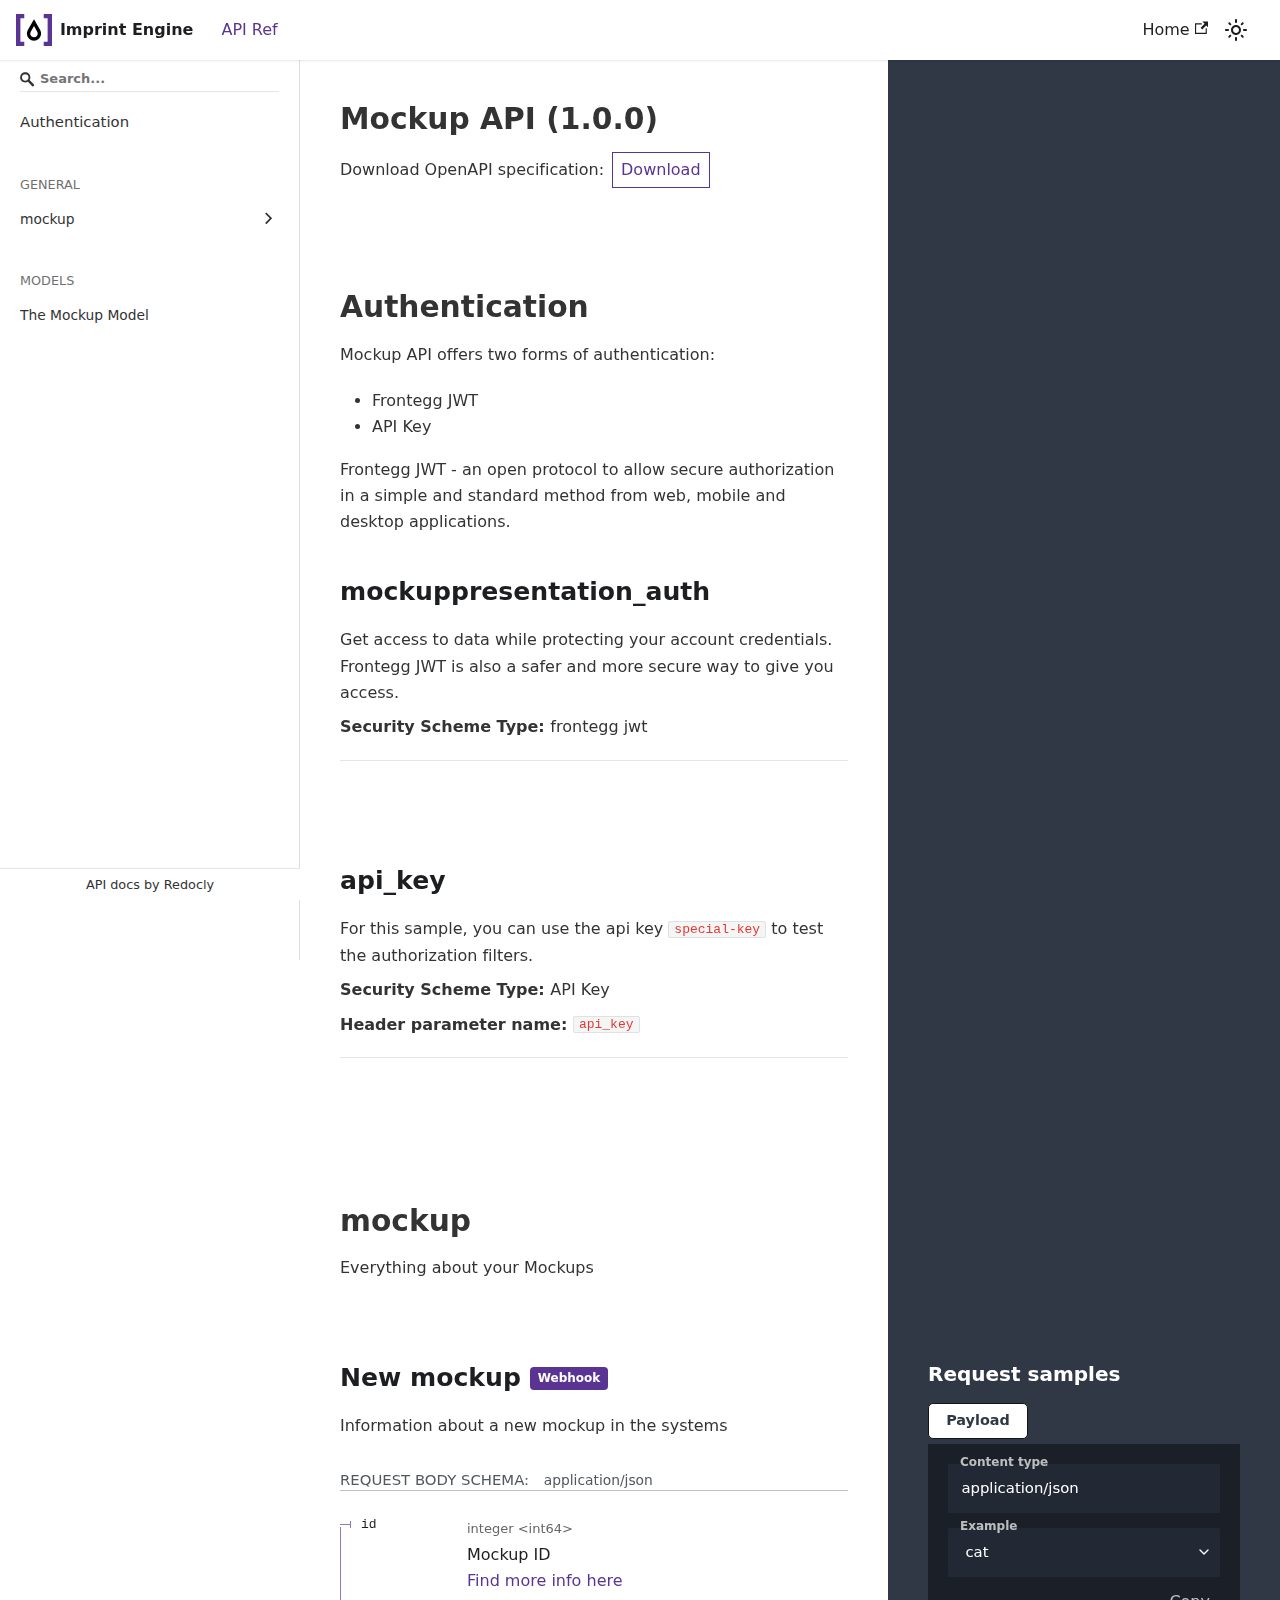
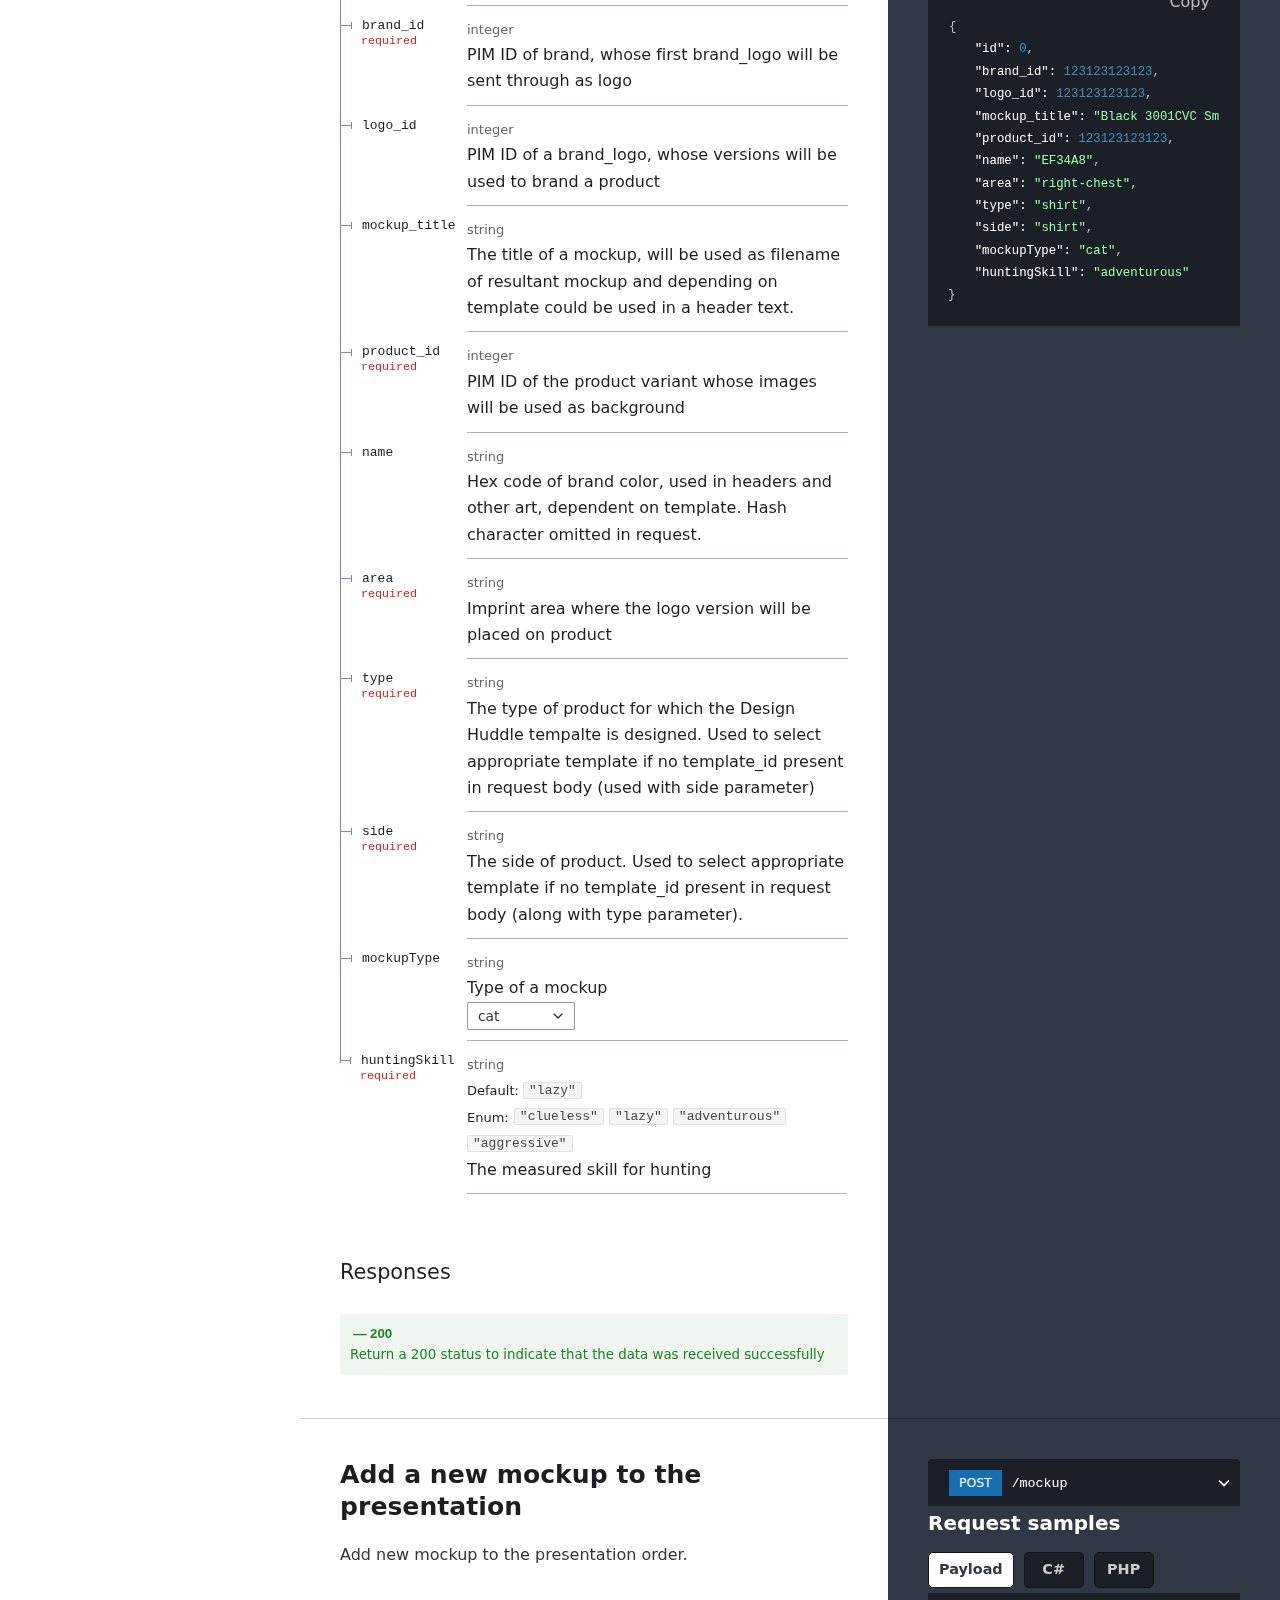
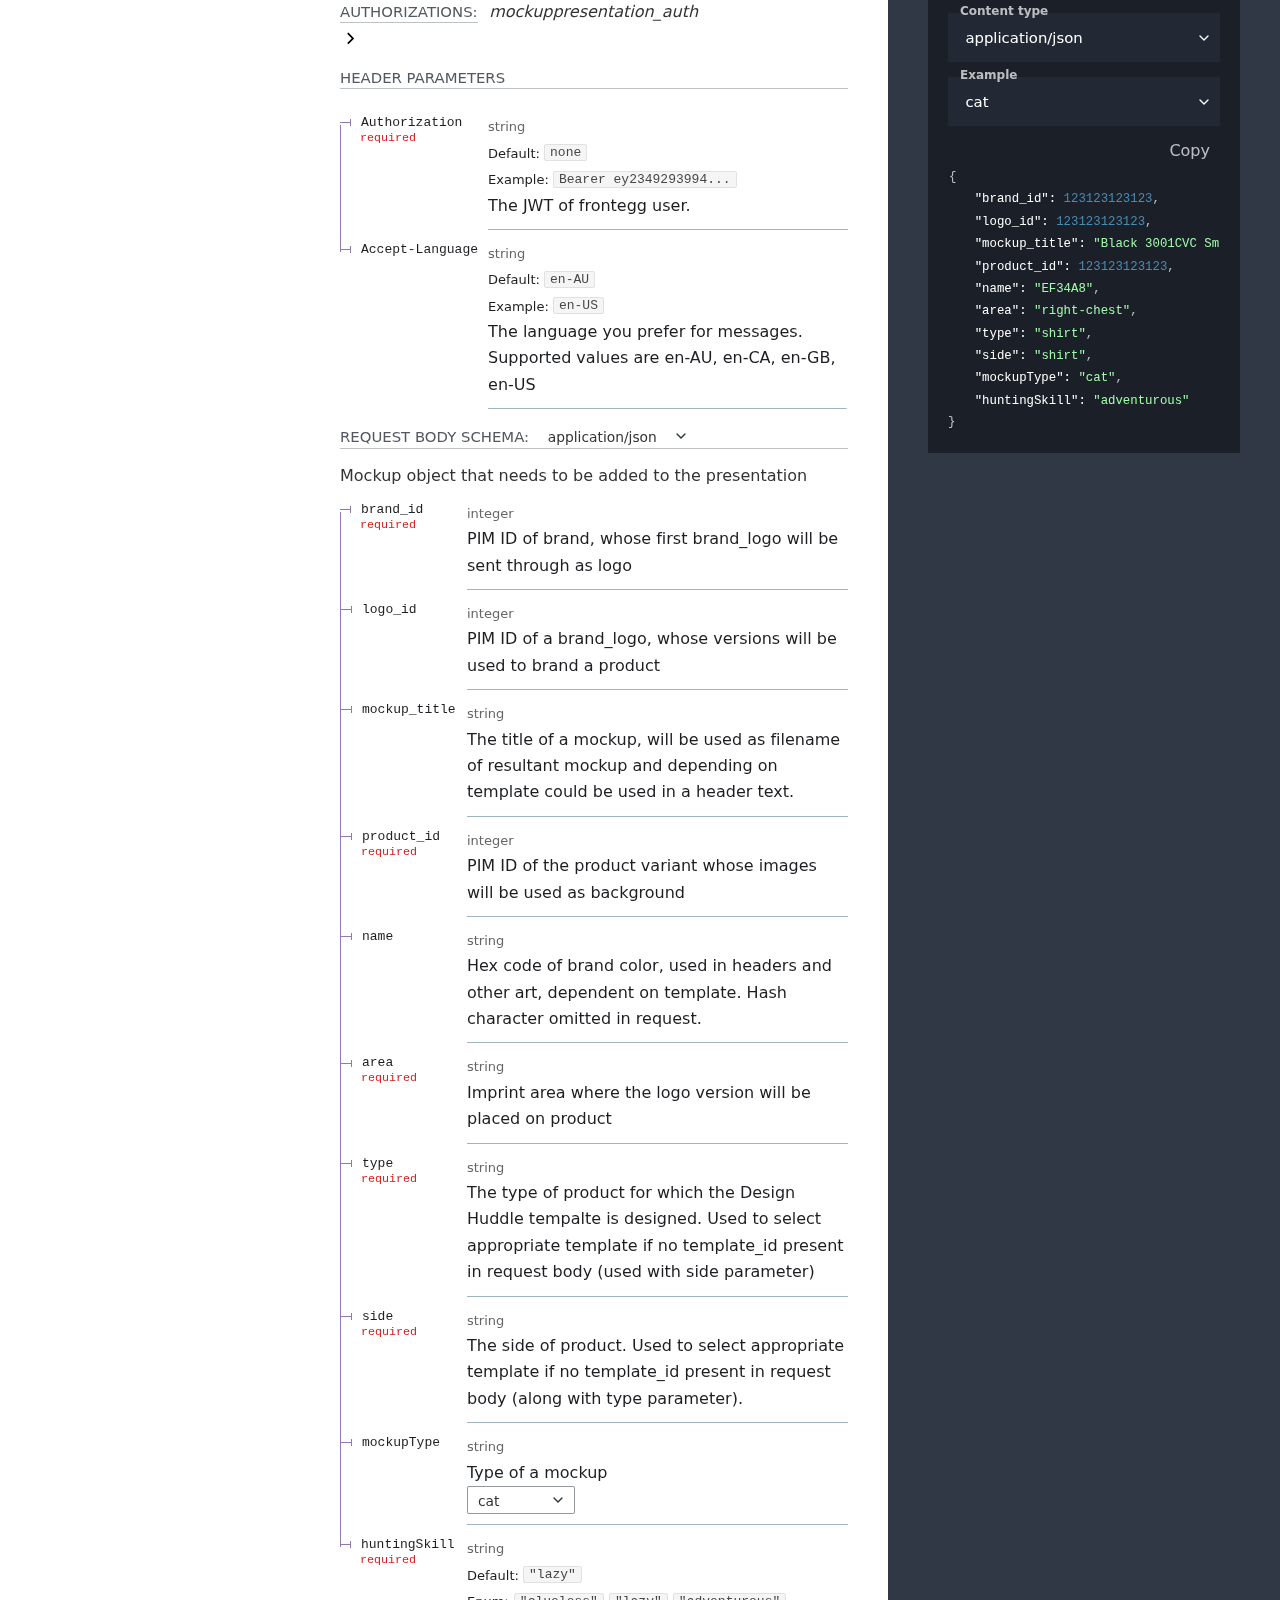
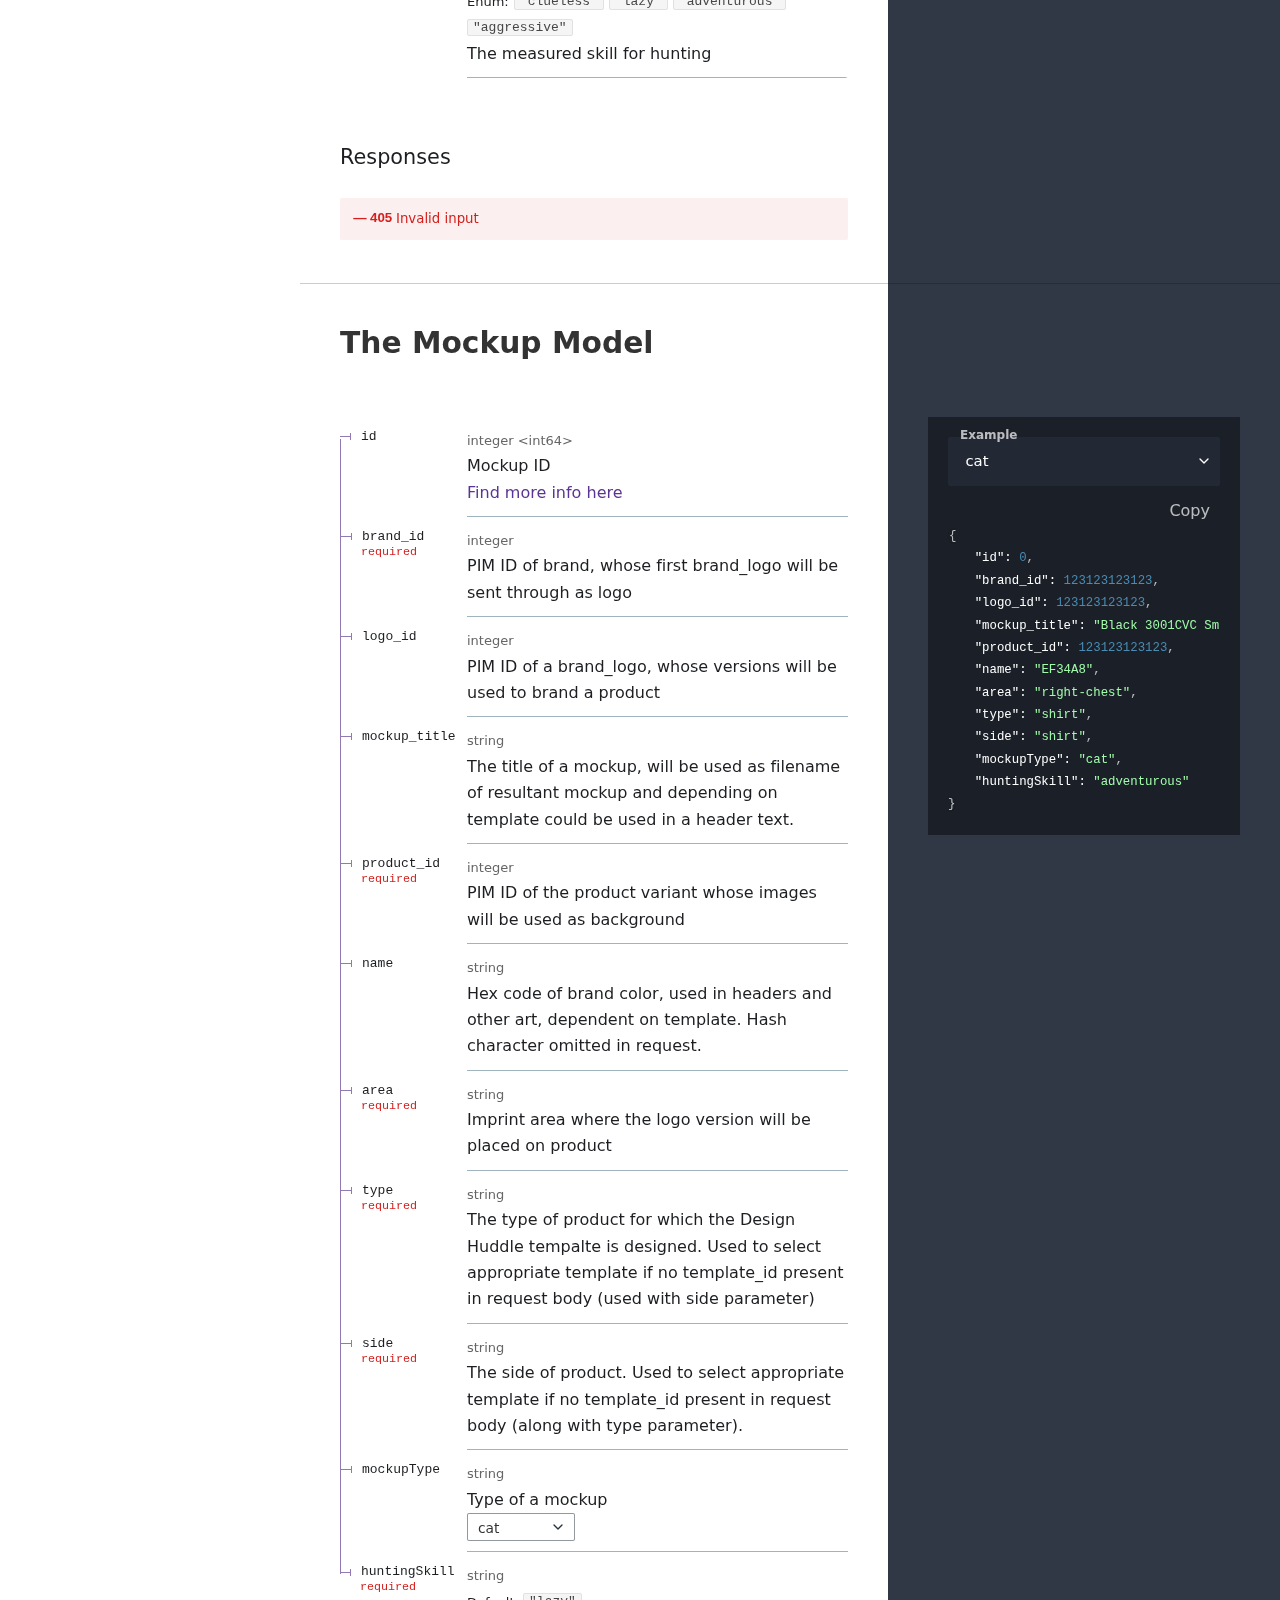
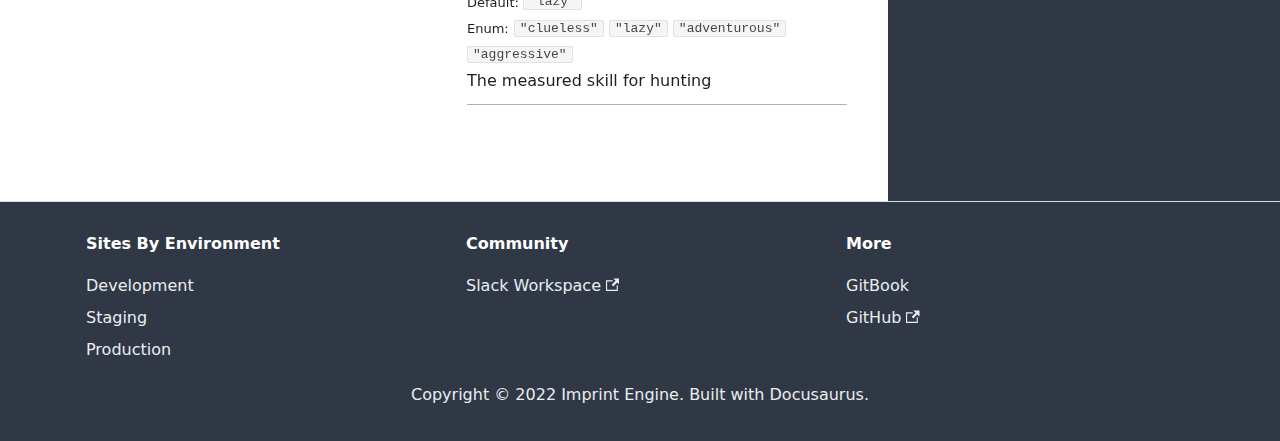
<file: apis/mockup/index.html>
<!doctype html>
<html lang="en" dir="ltr" class="plugin-redoc plugin-id-plugin-redoc-0">
<head>
<meta charset="UTF-8">
<meta name="generator" content="Docusaurus v2.2.0">
<title data-rh="true">Mockup API | Serverless</title><meta data-rh="true" name="viewport" content="width=device-width,initial-scale=1"><meta data-rh="true" name="twitter:card" content="summary_large_image"><meta data-rh="true" property="og:url" content="https://imptintenginedev.io/apis/mockup"><meta data-rh="true" name="docusaurus_locale" content="en"><meta data-rh="true" name="docusaurus_tag" content="default"><meta data-rh="true" name="docsearch:language" content="en"><meta data-rh="true" name="docsearch:docusaurus_tag" content="default"><meta data-rh="true" property="og:title" content="Mockup API | Serverless"><meta data-rh="true" name="description" content="# Authentication
Mockup API offers two forms of authentication:
  - Frontegg JWT
  - API Key

Frontegg JWT - an open protocol to allow secure authorization in a simple and standard method from web, mobile and desktop applications.

&lt;SecurityDefinitions /&gt;
"><meta data-rh="true" property="og:description" content="# Authentication
Mockup API offers two forms of authentication:
  - Frontegg JWT
  - API Key

Frontegg JWT - an open protocol to allow secure authorization in a simple and standard method from web, mobile and desktop applications.

&lt;SecurityDefinitions /&gt;
"><link data-rh="true" rel="icon" href="/img/favicon.ico"><link data-rh="true" rel="canonical" href="https://imptintenginedev.io/apis/mockup"><link data-rh="true" rel="alternate" href="https://imptintenginedev.io/apis/mockup" hreflang="en"><link data-rh="true" rel="alternate" href="https://imptintenginedev.io/apis/mockup" hreflang="x-default"><link rel="alternate" type="application/rss+xml" href="/blog/rss.xml" title="Serverless RSS Feed">
<link rel="alternate" type="application/atom+xml" href="/blog/atom.xml" title="Serverless Atom Feed"><link rel="stylesheet" href="/assets/css/styles.2d6c3b0f.css">
<link rel="preload" href="/assets/js/runtime~main.a2e7bd77.js" as="script">
<link rel="preload" href="/assets/js/main.3d674543.js" as="script">
</head>
<body class="navigation-with-keyboard">
<script>!function(){function t(t){document.documentElement.setAttribute("data-theme",t)}var e=function(){var t=null;try{t=localStorage.getItem("theme")}catch(t){}return t}();t(null!==e?e:"light")}()</script><div id="__docusaurus">
<div role="region" aria-label="Skip to main content"><a class="skipToContent_fXgn" href="#docusaurus_skipToContent_fallback">Skip to main content</a></div><nav class="navbar navbar--fixed-top"><div class="navbar__inner"><div class="navbar__items"><button aria-label="Toggle navigation bar" aria-expanded="false" class="navbar__toggle clean-btn" type="button"><svg width="30" height="30" viewBox="0 0 30 30" aria-hidden="true"><path stroke="currentColor" stroke-linecap="round" stroke-miterlimit="10" stroke-width="2" d="M4 7h22M4 15h22M4 23h22"></path></svg></button><a class="navbar__brand" href="/"><div class="navbar__logo"><img src="/img/imprintengineicon.svg" alt="Imprint Engine Logo" class="themedImage_ToTc themedImage--light_HNdA"><img src="/img/imprintengineicon.svg" alt="Imprint Engine Logo" class="themedImage_ToTc themedImage--dark_i4oU"></div><b class="navbar__title text--truncate">Imprint Engine</b></a><a aria-current="page" class="navbar__item navbar__link navbar__link--active" href="/">API Ref</a></div><div class="navbar__items navbar__items--right"><a href="https://imprintenginedev.io" target="_blank" rel="noopener noreferrer" class="navbar__item navbar__link">Home<svg width="13.5" height="13.5" aria-hidden="true" viewBox="0 0 24 24" class="iconExternalLink_nPIU"><path fill="currentColor" d="M21 13v10h-21v-19h12v2h-10v15h17v-8h2zm3-12h-10.988l4.035 4-6.977 7.07 2.828 2.828 6.977-7.07 4.125 4.172v-11z"></path></svg></a><div class="toggle_vylO colorModeToggle_DEke"><button class="clean-btn toggleButton_gllP toggleButtonDisabled_aARS" type="button" disabled="" title="Switch between dark and light mode (currently light mode)" aria-label="Switch between dark and light mode (currently light mode)" aria-live="polite"><svg viewBox="0 0 24 24" width="24" height="24" class="lightToggleIcon_pyhR"><path fill="currentColor" d="M12,9c1.65,0,3,1.35,3,3s-1.35,3-3,3s-3-1.35-3-3S10.35,9,12,9 M12,7c-2.76,0-5,2.24-5,5s2.24,5,5,5s5-2.24,5-5 S14.76,7,12,7L12,7z M2,13l2,0c0.55,0,1-0.45,1-1s-0.45-1-1-1l-2,0c-0.55,0-1,0.45-1,1S1.45,13,2,13z M20,13l2,0c0.55,0,1-0.45,1-1 s-0.45-1-1-1l-2,0c-0.55,0-1,0.45-1,1S19.45,13,20,13z M11,2v2c0,0.55,0.45,1,1,1s1-0.45,1-1V2c0-0.55-0.45-1-1-1S11,1.45,11,2z M11,20v2c0,0.55,0.45,1,1,1s1-0.45,1-1v-2c0-0.55-0.45-1-1-1C11.45,19,11,19.45,11,20z M5.99,4.58c-0.39-0.39-1.03-0.39-1.41,0 c-0.39,0.39-0.39,1.03,0,1.41l1.06,1.06c0.39,0.39,1.03,0.39,1.41,0s0.39-1.03,0-1.41L5.99,4.58z M18.36,16.95 c-0.39-0.39-1.03-0.39-1.41,0c-0.39,0.39-0.39,1.03,0,1.41l1.06,1.06c0.39,0.39,1.03,0.39,1.41,0c0.39-0.39,0.39-1.03,0-1.41 L18.36,16.95z M19.42,5.99c0.39-0.39,0.39-1.03,0-1.41c-0.39-0.39-1.03-0.39-1.41,0l-1.06,1.06c-0.39,0.39-0.39,1.03,0,1.41 s1.03,0.39,1.41,0L19.42,5.99z M7.05,18.36c0.39-0.39,0.39-1.03,0-1.41c-0.39-0.39-1.03-0.39-1.41,0l-1.06,1.06 c-0.39,0.39-0.39,1.03,0,1.41s1.03,0.39,1.41,0L7.05,18.36z"></path></svg><svg viewBox="0 0 24 24" width="24" height="24" class="darkToggleIcon_wfgR"><path fill="currentColor" d="M9.37,5.51C9.19,6.15,9.1,6.82,9.1,7.5c0,4.08,3.32,7.4,7.4,7.4c0.68,0,1.35-0.09,1.99-0.27C17.45,17.19,14.93,19,12,19 c-3.86,0-7-3.14-7-7C5,9.07,6.81,6.55,9.37,5.51z M12,3c-4.97,0-9,4.03-9,9s4.03,9,9,9s9-4.03,9-9c0-0.46-0.04-0.92-0.1-1.36 c-0.98,1.37-2.58,2.26-4.4,2.26c-2.98,0-5.4-2.42-5.4-5.4c0-1.81,0.89-3.42,2.26-4.4C12.92,3.04,12.46,3,12,3L12,3z"></path></svg></button></div><div class="searchBox_ZlJk"></div></div></div><div role="presentation" class="navbar-sidebar__backdrop"></div></nav><div id="docusaurus_skipToContent_fallback" class="main-wrapper mainWrapper_z2l0"><div class="redocusaurus-styles"><style>html:not([data-theme='dark']) .hPwCAx{width:calc(100% - 40%);padding:0 40px;}@media print,html:not([data-theme='dark']) screen and (max-width:75rem){.hPwCAx{width:100%;padding:40px 40px;}}html:not([data-theme='dark']) .cWGxPN{width:calc(100% - 40%);padding:0 40px;}@media print,html:not([data-theme='dark']) screen and (max-width:75rem){.cWGxPN{width:100%;padding:0px 40px;}}html:not([data-theme='dark']) data-styled.g4[id="sc-hLBbgP"]{content:"hPwCAx,cWGxPN,"}html:not([data-theme='dark']) .cMClCh{padding:40px 0;}html:not([data-theme='dark']) .cMClCh:last-child{min-height:calc(100vh + 1px);}html:not([data-theme='dark']) .sc-eDvSVe > .sc-eDvSVe:last-child{min-height:initial;}@media print,html:not([data-theme='dark']) screen and (max-width:75rem){.cMClCh{padding:0;}}html:not([data-theme='dark']) .bCiYsC{padding:40px 0;position:relative;}html:not([data-theme='dark']) .bCiYsC:last-child{min-height:calc(100vh + 1px);}html:not([data-theme='dark']) .sc-eDvSVe > .sc-eDvSVe:last-child{min-height:initial;}@media print,html:not([data-theme='dark']) screen and (max-width:75rem){.bCiYsC{padding:0;}}html:not([data-theme='dark']) .bCiYsC:not(:last-of-type):after{position:absolute;bottom:0;width:100%;display:block;content:'';border-bottom:1px solid rgba(0,0,0,0.2);}html:not([data-theme='dark']) data-styled.g5[id="sc-eDvSVe"]{content:"cMClCh,bCiYsC,"}html:not([data-theme='dark']) .hzILXw{width:40%;color:#ffffff;background-color:#303846;padding:0 40px;}@media print,html:not([data-theme='dark']) screen and (max-width:75rem){.hzILXw{width:100%;padding:40px 40px;}}html:not([data-theme='dark']) data-styled.g6[id="sc-jSUZER"]{content:"hzILXw,"}html:not([data-theme='dark']) .VvEWT{background-color:#303846;}html:not([data-theme='dark']) data-styled.g7[id="sc-gKPRtg"]{content:"VvEWT,"}html:not([data-theme='dark']) .cEjTYc{display:-webkit-box;display:-webkit-flex;display:-ms-flexbox;display:flex;width:100%;padding:0;}@media print,html:not([data-theme='dark']) screen and (max-width:75rem){.cEjTYc{-webkit-flex-direction:column;-ms-flex-direction:column;flex-direction:column;}}html:not([data-theme='dark']) data-styled.g8[id="sc-iBYQkv"]{content:"cEjTYc,"}html:not([data-theme='dark']) .hAEmyp{font-family:var(--ifm-heading-font-family);font-weight:var(--ifm-heading-font-weight);font-size:1.85714em;line-height:var(--ifm-heading-line-height);color:#333333;}html:not([data-theme='dark']) data-styled.g9[id="sc-ftTHYK"]{content:"hAEmyp,"}html:not([data-theme='dark']) .GkCks{font-family:var(--ifm-heading-font-family);font-weight:var(--ifm-heading-font-weight);font-size:1.57143em;line-height:var(--ifm-heading-line-height);color:#333333;margin:0 0 20px;}html:not([data-theme='dark']) data-styled.g10[id="sc-pyfCe"]{content:"GkCks,"}html:not([data-theme='dark']) .HcVZQ{color:#ffffff;}html:not([data-theme='dark']) data-styled.g12[id="sc-kDvujY"]{content:"HcVZQ,"}html:not([data-theme='dark']) .cECpmY{border-bottom:1px solid rgba(38,50,56,0.3);margin:1em 0 1em 0;color:rgba(38,50,56,0.5);font-weight:normal;text-transform:uppercase;font-size:0.929em;line-height:20px;}html:not([data-theme='dark']) data-styled.g13[id="sc-ipEyDJ"]{content:"cECpmY,"}html:not([data-theme='dark']) .eqeENH{cursor:pointer;margin-left:-20px;padding:0;line-height:1;width:20px;display:inline-block;outline:0;}html:not([data-theme='dark']) .eqeENH:before{content:'';width:15px;height:15px;background-size:contain;background-image:url('[data-uri]');opacity:0.5;visibility:hidden;display:inline-block;vertical-align:middle;}html:not([data-theme='dark']) h1:hover > .sc-csuSiG::before,html:not([data-theme='dark']) h2:hover > .eqeENH::before,html:not([data-theme='dark']) .eqeENH:hover::before{visibility:visible;}html:not([data-theme='dark']) data-styled.g14[id="sc-csuSiG"]{content:"eqeENH,"}html:not([data-theme='dark']) .pMdZj{height:18px;width:18px;min-width:18px;vertical-align:middle;float:right;-webkit-transition:-webkit-transform 0.2s ease-out;-webkit-transition:transform 0.2s ease-out;transition:transform 0.2s ease-out;-webkit-transform:rotateZ(-90deg);-ms-transform:rotateZ(-90deg);transform:rotateZ(-90deg);}html:not([data-theme='dark']) .VKEkO{height:1.3em;width:1.3em;min-width:1.3em;vertical-align:middle;-webkit-transition:-webkit-transform 0.2s ease-out;-webkit-transition:transform 0.2s ease-out;transition:transform 0.2s ease-out;-webkit-transform:rotateZ(-90deg);-ms-transform:rotateZ(-90deg);transform:rotateZ(-90deg);}html:not([data-theme='dark']) .hNOHyB{height:20px;width:20px;min-width:20px;vertical-align:middle;float:right;-webkit-transition:-webkit-transform 0.2s ease-out;-webkit-transition:transform 0.2s ease-out;transition:transform 0.2s ease-out;-webkit-transform:rotateZ(0);-ms-transform:rotateZ(0);transform:rotateZ(0);}html:not([data-theme='dark']) .hNOHyB polygon{fill:white;}html:not([data-theme='dark']) data-styled.g15[id="sc-eDWCr"]{content:"pMdZj,VKEkO,hNOHyB,"}html:not([data-theme='dark']) .hNvcRV{display:inline-block;padding:2px 8px;margin:0;background-color:#5a3493;color:#fff;font-size:13px;vertical-align:middle;line-height:1.6;border-radius:4px;font-weight:var(--ifm-font-weight-bold);font-size:12px;}html:not([data-theme='dark']) .hNvcRV + span[type]{margin-left:4px;}html:not([data-theme='dark']) data-styled.g16[id="sc-bqWxrE"]{content:"hNvcRV,"}html:not([data-theme='dark']) .dNXItl{border-left:1px solid #917ab3;box-sizing:border-box;position:relative;padding:10px 10px 10px 0;}@media screen and (max-width:50rem){html:not([data-theme='dark']) .dNXItl{display:block;overflow:hidden;}}html:not([data-theme='dark']) tr:first-of-type > .sc-hBxehG,html:not([data-theme='dark']) tr.last > .dNXItl{border-left-width:0;background-position:top left;background-repeat:no-repeat;background-size:1px 100%;}html:not([data-theme='dark']) tr:first-of-type > .sc-hBxehG{background-image:linear-gradient( to bottom, transparent 0%, transparent 22px, #917ab3 22px, #917ab3 100% );}html:not([data-theme='dark']) tr.last > .sc-hBxehG{background-image:linear-gradient( to bottom, #917ab3 0%, #917ab3 22px, transparent 22px, transparent 100% );}html:not([data-theme='dark']) tr.last + tr > .sc-hBxehG{border-left-color:transparent;}html:not([data-theme='dark']) tr.last:first-child > .sc-hBxehG{background:none;border-left-color:transparent;}html:not([data-theme='dark']) data-styled.g18[id="sc-hBxehG"]{content:"dNXItl,"}html:not([data-theme='dark']) .eZZvGt{vertical-align:top;line-height:20px;white-space:nowrap;font-size:13px;font-family:var(--ifm-font-family-monospace);}html:not([data-theme='dark']) .eZZvGt.deprecated{-webkit-text-decoration:line-through;text-decoration:line-through;color:#707070;}html:not([data-theme='dark']) data-styled.g20[id="sc-fEXmlR"]{content:"eZZvGt,"}html:not([data-theme='dark']) .tkWZs{border-bottom:1px solid #9fb4be;padding:10px 0;width:75%;box-sizing:border-box;}html:not([data-theme='dark']) tr.expanded .sc-bjfHbI{border-bottom:none;}@media screen and (max-width:50rem){html:not([data-theme='dark']) .tkWZs{padding:0 20px;border-bottom:none;border-left:1px solid #917ab3;}html:not([data-theme='dark']) tr.last > .sc-bjfHbI{border-left:none;}}html:not([data-theme='dark']) data-styled.g21[id="sc-bjfHbI"]{content:"tkWZs,"}html:not([data-theme='dark']) .fIfonl{color:#917ab3;font-family:var(--ifm-font-family-monospace);margin-right:10px;}html:not([data-theme='dark']) .fIfonl::before{content:'';display:inline-block;vertical-align:middle;width:10px;height:1px;background:#917ab3;}html:not([data-theme='dark']) .fIfonl::after{content:'';display:inline-block;vertical-align:middle;width:1px;background:#917ab3;height:7px;}html:not([data-theme='dark']) data-styled.g22[id="sc-idXgbr"]{content:"fIfonl,"}html:not([data-theme='dark']) .ddfVCE{border-collapse:separate;border-radius:3px;font-size:var(--ifm-font-size-base);border-spacing:0;width:100%;}html:not([data-theme='dark']) .ddfVCE > tr{vertical-align:middle;}@media screen and (max-width:50rem){html:not([data-theme='dark']) .ddfVCE{display:block;}html:not([data-theme='dark']) .ddfVCE > tr,html:not([data-theme='dark']) .ddfVCE > tbody > tr{display:block;}}@media screen and (max-width:50rem) and (-ms-high-contrast:none){html:not([data-theme='dark']) .ddfVCE td{float:left;width:100%;}}html:not([data-theme='dark']) .ddfVCE .sc-dIfARi,html:not([data-theme='dark']) .ddfVCE .sc-dIfARi .sc-dIfARi .sc-dIfARi,html:not([data-theme='dark']) .ddfVCE .sc-dIfARi .sc-dIfARi .sc-dIfARi .sc-dIfARi .sc-dIfARi{margin:1em;margin-right:0;background:#fafafa;}html:not([data-theme='dark']) .ddfVCE .sc-dIfARi .sc-dIfARi,html:not([data-theme='dark']) .ddfVCE .sc-dIfARi .sc-dIfARi .sc-dIfARi .sc-dIfARi,html:not([data-theme='dark']) .ddfVCE .sc-dIfARi .sc-dIfARi .sc-dIfARi .sc-dIfARi .sc-dIfARi .sc-dIfARi{background:#ffffff;}html:not([data-theme='dark']) data-styled.g24[id="sc-hHTYSt"]{content:"ddfVCE,"}html:not([data-theme='dark']) .dlFWzK > ul{list-style:none;padding:0;margin:0;margin:0 -5px;}html:not([data-theme='dark']) .dlFWzK > ul > li{padding:5px 10px;display:inline-block;background-color:#1b2028;border-bottom:1px solid rgba(0,0,0,0.5);cursor:pointer;text-align:center;outline:none;color:#ccc;margin:0 5px 5px 5px;border:1px solid #111419;border-radius:5px;min-width:60px;font-size:0.9em;font-weight:bold;}html:not([data-theme='dark']) .dlFWzK > ul > li.react-tabs__tab--selected{color:#333333;background:#ffffff;}html:not([data-theme='dark']) .dlFWzK > ul > li.react-tabs__tab--selected:focus{outline:auto;}html:not([data-theme='dark']) .dlFWzK > ul > li:only-child{-webkit-flex:none;-ms-flex:none;flex:none;min-width:100px;}html:not([data-theme='dark']) .dlFWzK > ul > li.tab-success{color:#1d8127;}html:not([data-theme='dark']) .dlFWzK > ul > li.tab-redirect{color:#ffa500;}html:not([data-theme='dark']) .dlFWzK > ul > li.tab-info{color:#87ceeb;}html:not([data-theme='dark']) .dlFWzK > ul > li.tab-error{color:#d41f1c;}html:not([data-theme='dark']) .dlFWzK > .react-tabs__tab-panel{background:#1b2028;}html:not([data-theme='dark']) .dlFWzK > .react-tabs__tab-panel > div,html:not([data-theme='dark']) .dlFWzK > .react-tabs__tab-panel > pre{padding:20px;margin:0;}html:not([data-theme='dark']) .dlFWzK > .react-tabs__tab-panel > div > pre{padding:0;}html:not([data-theme='dark']) data-styled.g30[id="sc-cwSeag"]{content:"dlFWzK,"}html:not([data-theme='dark']) .izGUBw code[class*='language-'],html:not([data-theme='dark']) .izGUBw pre[class*='language-']{text-shadow:0 -0.1em 0.2em black;text-align:left;white-space:pre;word-spacing:normal;word-break:normal;word-wrap:normal;line-height:1.5;-moz-tab-size:4;-o-tab-size:4;tab-size:4;-webkit-hyphens:none;-moz-hyphens:none;-ms-hyphens:none;-webkit-hyphens:none;-moz-hyphens:none;-ms-hyphens:none;hyphens:none;}@media print{html:not([data-theme='dark']) .izGUBw code[class*='language-'],html:not([data-theme='dark']) .izGUBw pre[class*='language-']{text-shadow:none;}}html:not([data-theme='dark']) .izGUBw pre[class*='language-']{padding:1em;margin:0.5em 0;overflow:auto;}html:not([data-theme='dark']) .izGUBw .token.comment,html:not([data-theme='dark']) .izGUBw .token.prolog,html:not([data-theme='dark']) .izGUBw .token.doctype,html:not([data-theme='dark']) .izGUBw .token.cdata{color:hsl(30,20%,50%);}html:not([data-theme='dark']) .izGUBw .token.punctuation{opacity:0.7;}html:not([data-theme='dark']) .izGUBw .namespace{opacity:0.7;}html:not([data-theme='dark']) .izGUBw .token.property,html:not([data-theme='dark']) .izGUBw .token.tag,html:not([data-theme='dark']) .izGUBw .token.number,html:not([data-theme='dark']) .izGUBw .token.constant,html:not([data-theme='dark']) .izGUBw .token.symbol{color:#4a8bb3;}html:not([data-theme='dark']) .izGUBw .token.boolean{color:#e64441;}html:not([data-theme='dark']) .izGUBw .token.selector,html:not([data-theme='dark']) .izGUBw .token.attr-name,html:not([data-theme='dark']) .izGUBw .token.string,html:not([data-theme='dark']) .izGUBw .token.char,html:not([data-theme='dark']) .izGUBw .token.builtin,html:not([data-theme='dark']) .izGUBw .token.inserted{color:#a0fbaa;}html:not([data-theme='dark']) .izGUBw .token.selector + a,html:not([data-theme='dark']) .izGUBw .token.attr-name + a,html:not([data-theme='dark']) .izGUBw .token.string + a,html:not([data-theme='dark']) .izGUBw .token.char + a,html:not([data-theme='dark']) .izGUBw .token.builtin + a,html:not([data-theme='dark']) .izGUBw .token.inserted + a,html:not([data-theme='dark']) .izGUBw .token.selector + a:visited,html:not([data-theme='dark']) .izGUBw .token.attr-name + a:visited,html:not([data-theme='dark']) .izGUBw .token.string + a:visited,html:not([data-theme='dark']) .izGUBw .token.char + a:visited,html:not([data-theme='dark']) .izGUBw .token.builtin + a:visited,html:not([data-theme='dark']) .izGUBw .token.inserted + a:visited{color:#4ed2ba;-webkit-text-decoration:underline;text-decoration:underline;}html:not([data-theme='dark']) .izGUBw .token.property.string{color:white;}html:not([data-theme='dark']) .izGUBw .token.operator,html:not([data-theme='dark']) .izGUBw .token.entity,html:not([data-theme='dark']) .izGUBw .token.url,html:not([data-theme='dark']) .izGUBw .token.variable{color:hsl(40,90%,60%);}html:not([data-theme='dark']) .izGUBw .token.atrule,html:not([data-theme='dark']) .izGUBw .token.attr-value,html:not([data-theme='dark']) .izGUBw .token.keyword{color:hsl(350,40%,70%);}html:not([data-theme='dark']) .izGUBw .token.regex,html:not([data-theme='dark']) .izGUBw .token.important{color:#e90;}html:not([data-theme='dark']) .izGUBw .token.important,html:not([data-theme='dark']) .izGUBw .token.bold{font-weight:bold;}html:not([data-theme='dark']) .izGUBw .token.italic{font-style:italic;}html:not([data-theme='dark']) .izGUBw .token.entity{cursor:help;}html:not([data-theme='dark']) .izGUBw .token.deleted{color:red;}html:not([data-theme='dark']) data-styled.g32[id="sc-iJnaPW"]{content:"izGUBw,"}html:not([data-theme='dark']) .jsIvvv{opacity:0.7;-webkit-transition:opacity 0.3s ease;transition:opacity 0.3s ease;text-align:right;}html:not([data-theme='dark']) .jsIvvv:focus-within{opacity:1;}html:not([data-theme='dark']) .jsIvvv > button{background-color:transparent;border:0;color:inherit;padding:2px 10px;font-family:var(--ifm-font-family-base);font-size:var(--ifm-font-size-base);line-height:var(--ifm-line-height-base);cursor:pointer;outline:0;}html:not([data-theme='dark']) .jsIvvv > button:hover,html:not([data-theme='dark']) .jsIvvv > button:focus{background:rgba(255,255,255,0.1);}html:not([data-theme='dark']) data-styled.g33[id="sc-gikAfH"]{content:"jsIvvv,"}html:not([data-theme='dark']) .blTdnp{position:relative;}html:not([data-theme='dark']) data-styled.g38[id="sc-ilhmMj"]{content:"blTdnp,"}html:not([data-theme='dark']) .bfdmdi{position:absolute;pointer-events:none;z-index:1;top:50%;-webkit-transform:translateY(-50%);-ms-transform:translateY(-50%);-webkit-transform:translateY(-50%);-ms-transform:translateY(-50%);transform:translateY(-50%);right:8px;margin:auto;text-align:center;}html:not([data-theme='dark']) .doHMdh{position:absolute;pointer-events:none;z-index:1;top:50%;-webkit-transform:translateY(-50%);-ms-transform:translateY(-50%);-webkit-transform:translateY(-50%);-ms-transform:translateY(-50%);transform:translateY(-50%);right:8px;margin:auto;text-align:center;}html:not([data-theme='dark']) .doHMdh polyline{color:white;}html:not([data-theme='dark']) data-styled.g39[id="sc-jIRcFI"]{content:"bfdmdi,doHMdh,"}html:not([data-theme='dark']) .fbqCpH{box-sizing:border-box;min-width:100px;outline:none;display:inline-block;border-radius:2px;border:1px solid rgba(38,50,56,0.5);vertical-align:bottom;padding:2px 0px 2px 6px;position:relative;width:auto;background:white;color:#263238;font-family:var(--ifm-heading-font-family);font-size:0.929em;line-height:1.5em;cursor:pointer;-webkit-transition:border 0.25s ease,color 0.25s ease,box-shadow 0.25s ease;transition:border 0.25s ease,color 0.25s ease,box-shadow 0.25s ease;}html:not([data-theme='dark']) .fbqCpH label{box-sizing:border-box;min-width:100px;outline:none;display:inline-block;font-family:var(--ifm-heading-font-family);color:#333333;vertical-align:bottom;width:auto;text-transform:none;padding:0 22px 0 4px;font-size:0.929em;line-height:1.5em;font-family:inherit;text-overflow:ellipsis;overflow:hidden;white-space:nowrap;}html:not([data-theme='dark']) .fbqCpH .dropdown-select{position:absolute;top:0;left:0;width:100%;height:100%;opacity:0;border:none;-webkit-appearance:none;-moz-appearance:none;appearance:none;cursor:pointer;color:#333333;line-height:inherit;font-family:inherit;}html:not([data-theme='dark']) .fbqCpH:hover,html:not([data-theme='dark']) .fbqCpH:focus-within{border:1px solid #5a3493;color:#5a3493;box-shadow:0px 0px 0px 1px #5a3493;}html:not([data-theme='dark']) data-styled.g40[id="sc-hhOBVt"]{content:"fbqCpH,"}html:not([data-theme='dark']) .ReuLR{margin-left:10px;text-transform:none;font-size:0.969em;font-size:1em;border:none;padding:0 1.2em 0 0;background:transparent;}html:not([data-theme='dark']) .ReuLR:hover,html:not([data-theme='dark']) .ReuLR:focus-within{border:none;box-shadow:none;}html:not([data-theme='dark']) .ReuLR:hover label,html:not([data-theme='dark']) .ReuLR:focus-within label{color:#5a3493;text-shadow:0px 0px 0px #5a3493;}html:not([data-theme='dark']) data-styled.g41[id="sc-gYbzsP"]{content:"ReuLR,"}html:not([data-theme='dark']) .hnqgeX{margin-left:10px;text-transform:none;font-size:0.929em;color:black;}html:not([data-theme='dark']) data-styled.g42[id="sc-cCjUiG"]{content:"hnqgeX,"}html:not([data-theme='dark']) .fWOIod{font-family:var(--ifm-font-family-base);font-weight:var(--ifm-font-weight-base);line-height:var(--ifm-line-height-base);}html:not([data-theme='dark']) .fWOIod p:last-child{margin-bottom:0;}html:not([data-theme='dark']) .fWOIod h1{font-family:var(--ifm-heading-font-family);font-weight:var(--ifm-heading-font-weight);font-size:1.85714em;line-height:var(--ifm-heading-line-height);color:#5a3493;margin-top:0;}html:not([data-theme='dark']) .fWOIod h2{font-family:var(--ifm-heading-font-family);font-weight:var(--ifm-heading-font-weight);font-size:1.57143em;line-height:var(--ifm-heading-line-height);color:#333333;}html:not([data-theme='dark']) .fWOIod code{color:#e53935;background-color:rgba(38,50,56,0.05);font-family:var(--ifm-font-family-monospace);border-radius:2px;border:1px solid rgba(38,50,56,0.1);padding:0 5px;font-size:13px;font-weight:var(--ifm-font-weight-base);word-break:break-word;}html:not([data-theme='dark']) .fWOIod pre{font-family:var(--ifm-font-family-monospace);white-space:pre;background-color:#1b2028;color:white;padding:20px;overflow-x:auto;line-height:normal;border-radius:0px;border:1px solid rgba(38,50,56,0.1);}html:not([data-theme='dark']) .fWOIod pre code{background-color:transparent;color:white;padding:0;}html:not([data-theme='dark']) .fWOIod pre code:before,html:not([data-theme='dark']) .fWOIod pre code:after{content:none;}html:not([data-theme='dark']) .fWOIod blockquote{margin:0;margin-bottom:1em;padding:0 15px;color:#777;border-left:4px solid #ddd;}html:not([data-theme='dark']) .fWOIod img{max-width:100%;box-sizing:content-box;}html:not([data-theme='dark']) .fWOIod ul,html:not([data-theme='dark']) .fWOIod ol{padding-left:2em;margin:0;margin-bottom:1em;}html:not([data-theme='dark']) .fWOIod ul ul,html:not([data-theme='dark']) .fWOIod ol ul,html:not([data-theme='dark']) .fWOIod ul ol,html:not([data-theme='dark']) .fWOIod ol ol{margin-bottom:0;margin-top:0;}html:not([data-theme='dark']) .fWOIod table{display:block;width:100%;overflow:auto;word-break:normal;word-break:keep-all;border-collapse:collapse;border-spacing:0;margin-top:1.5em;margin-bottom:1.5em;}html:not([data-theme='dark']) .fWOIod table tr{background-color:#fff;border-top:1px solid #ccc;}html:not([data-theme='dark']) .fWOIod table tr:nth-child(2n){background-color:#fafafa;}html:not([data-theme='dark']) .fWOIod table th,html:not([data-theme='dark']) .fWOIod table td{padding:6px 13px;border:1px solid #ddd;}html:not([data-theme='dark']) .fWOIod table th{text-align:left;font-weight:bold;}html:not([data-theme='dark']) .fWOIod .share-link{cursor:pointer;margin-left:-20px;padding:0;line-height:1;width:20px;display:inline-block;outline:0;}html:not([data-theme='dark']) .fWOIod .share-link:before{content:'';width:15px;height:15px;background-size:contain;background-image:url('[data-uri]');opacity:0.5;visibility:hidden;display:inline-block;vertical-align:middle;}html:not([data-theme='dark']) .fWOIod h1:hover > .share-link::before,html:not([data-theme='dark']) .fWOIod h2:hover > .share-link::before,html:not([data-theme='dark']) .fWOIod .share-link:hover::before{visibility:visible;}html:not([data-theme='dark']) .fWOIod a{-webkit-text-decoration:auto;text-decoration:auto;color:#5a3493;}html:not([data-theme='dark']) .fWOIod a:visited{color:#5a3493;}html:not([data-theme='dark']) .fWOIod a:hover{color:#8d65c8;-webkit-text-decoration:auto;text-decoration:auto;}html:not([data-theme='dark']) .hxetqv{font-family:var(--ifm-font-family-base);font-weight:var(--ifm-font-weight-base);line-height:var(--ifm-line-height-base);}html:not([data-theme='dark']) .hxetqv p:last-child{margin-bottom:0;}html:not([data-theme='dark']) .hxetqv p:first-child{margin-top:0;}html:not([data-theme='dark']) .hxetqv p:last-child{margin-bottom:0;}html:not([data-theme='dark']) .hxetqv h1{font-family:var(--ifm-heading-font-family);font-weight:var(--ifm-heading-font-weight);font-size:1.85714em;line-height:var(--ifm-heading-line-height);color:#5a3493;margin-top:0;}html:not([data-theme='dark']) .hxetqv h2{font-family:var(--ifm-heading-font-family);font-weight:var(--ifm-heading-font-weight);font-size:1.57143em;line-height:var(--ifm-heading-line-height);color:#333333;}html:not([data-theme='dark']) .hxetqv code{color:#e53935;background-color:rgba(38,50,56,0.05);font-family:var(--ifm-font-family-monospace);border-radius:2px;border:1px solid rgba(38,50,56,0.1);padding:0 5px;font-size:13px;font-weight:var(--ifm-font-weight-base);word-break:break-word;}html:not([data-theme='dark']) .hxetqv pre{font-family:var(--ifm-font-family-monospace);white-space:pre;background-color:#1b2028;color:white;padding:20px;overflow-x:auto;line-height:normal;border-radius:0px;border:1px solid rgba(38,50,56,0.1);}html:not([data-theme='dark']) .hxetqv pre code{background-color:transparent;color:white;padding:0;}html:not([data-theme='dark']) .hxetqv pre code:before,html:not([data-theme='dark']) .hxetqv pre code:after{content:none;}html:not([data-theme='dark']) .hxetqv blockquote{margin:0;margin-bottom:1em;padding:0 15px;color:#777;border-left:4px solid #ddd;}html:not([data-theme='dark']) .hxetqv img{max-width:100%;box-sizing:content-box;}html:not([data-theme='dark']) .hxetqv ul,html:not([data-theme='dark']) .hxetqv ol{padding-left:2em;margin:0;margin-bottom:1em;}html:not([data-theme='dark']) .hxetqv ul ul,html:not([data-theme='dark']) .hxetqv ol ul,html:not([data-theme='dark']) .hxetqv ul ol,html:not([data-theme='dark']) .hxetqv ol ol{margin-bottom:0;margin-top:0;}html:not([data-theme='dark']) .hxetqv table{display:block;width:100%;overflow:auto;word-break:normal;word-break:keep-all;border-collapse:collapse;border-spacing:0;margin-top:1.5em;margin-bottom:1.5em;}html:not([data-theme='dark']) .hxetqv table tr{background-color:#fff;border-top:1px solid #ccc;}html:not([data-theme='dark']) .hxetqv table tr:nth-child(2n){background-color:#fafafa;}html:not([data-theme='dark']) .hxetqv table th,html:not([data-theme='dark']) .hxetqv table td{padding:6px 13px;border:1px solid #ddd;}html:not([data-theme='dark']) .hxetqv table th{text-align:left;font-weight:bold;}html:not([data-theme='dark']) .hxetqv .share-link{cursor:pointer;margin-left:-20px;padding:0;line-height:1;width:20px;display:inline-block;outline:0;}html:not([data-theme='dark']) .hxetqv .share-link:before{content:'';width:15px;height:15px;background-size:contain;background-image:url('[data-uri]');opacity:0.5;visibility:hidden;display:inline-block;vertical-align:middle;}html:not([data-theme='dark']) .hxetqv h1:hover > .share-link::before,html:not([data-theme='dark']) .hxetqv h2:hover > .share-link::before,html:not([data-theme='dark']) .hxetqv .share-link:hover::before{visibility:visible;}html:not([data-theme='dark']) .hxetqv a{-webkit-text-decoration:auto;text-decoration:auto;color:#5a3493;}html:not([data-theme='dark']) .hxetqv a:visited{color:#5a3493;}html:not([data-theme='dark']) .hxetqv a:hover{color:#8d65c8;-webkit-text-decoration:auto;text-decoration:auto;}html:not([data-theme='dark']) data-styled.g43[id="sc-cjibBx"]{content:"fWOIod,hxetqv,"}html:not([data-theme='dark']) .jbInav{font-family:var(--ifm-font-family-base);font-weight:var(--ifm-font-weight-base);line-height:var(--ifm-line-height-base);}html:not([data-theme='dark']) .jbInav p:last-child{margin-bottom:0;}html:not([data-theme='dark']) .jbInav p:first-child{margin-top:0;}html:not([data-theme='dark']) .jbInav p:last-child{margin-bottom:0;}html:not([data-theme='dark']) .jbInav p{display:inline-block;}html:not([data-theme='dark']) .jbInav h1{font-family:var(--ifm-heading-font-family);font-weight:var(--ifm-heading-font-weight);font-size:1.85714em;line-height:var(--ifm-heading-line-height);color:#5a3493;margin-top:0;}html:not([data-theme='dark']) .jbInav h2{font-family:var(--ifm-heading-font-family);font-weight:var(--ifm-heading-font-weight);font-size:1.57143em;line-height:var(--ifm-heading-line-height);color:#333333;}html:not([data-theme='dark']) .jbInav code{color:#e53935;background-color:rgba(38,50,56,0.05);font-family:var(--ifm-font-family-monospace);border-radius:2px;border:1px solid rgba(38,50,56,0.1);padding:0 5px;font-size:13px;font-weight:var(--ifm-font-weight-base);word-break:break-word;}html:not([data-theme='dark']) .jbInav pre{font-family:var(--ifm-font-family-monospace);white-space:pre;background-color:#1b2028;color:white;padding:20px;overflow-x:auto;line-height:normal;border-radius:0px;border:1px solid rgba(38,50,56,0.1);}html:not([data-theme='dark']) .jbInav pre code{background-color:transparent;color:white;padding:0;}html:not([data-theme='dark']) .jbInav pre code:before,html:not([data-theme='dark']) .jbInav pre code:after{content:none;}html:not([data-theme='dark']) .jbInav blockquote{margin:0;margin-bottom:1em;padding:0 15px;color:#777;border-left:4px solid #ddd;}html:not([data-theme='dark']) .jbInav img{max-width:100%;box-sizing:content-box;}html:not([data-theme='dark']) .jbInav ul,html:not([data-theme='dark']) .jbInav ol{padding-left:2em;margin:0;margin-bottom:1em;}html:not([data-theme='dark']) .jbInav ul ul,html:not([data-theme='dark']) .jbInav ol ul,html:not([data-theme='dark']) .jbInav ul ol,html:not([data-theme='dark']) .jbInav ol ol{margin-bottom:0;margin-top:0;}html:not([data-theme='dark']) .jbInav table{display:block;width:100%;overflow:auto;word-break:normal;word-break:keep-all;border-collapse:collapse;border-spacing:0;margin-top:1.5em;margin-bottom:1.5em;}html:not([data-theme='dark']) .jbInav table tr{background-color:#fff;border-top:1px solid #ccc;}html:not([data-theme='dark']) .jbInav table tr:nth-child(2n){background-color:#fafafa;}html:not([data-theme='dark']) .jbInav table th,html:not([data-theme='dark']) .jbInav table td{padding:6px 13px;border:1px solid #ddd;}html:not([data-theme='dark']) .jbInav table th{text-align:left;font-weight:bold;}html:not([data-theme='dark']) .jbInav .share-link{cursor:pointer;margin-left:-20px;padding:0;line-height:1;width:20px;display:inline-block;outline:0;}html:not([data-theme='dark']) .jbInav .share-link:before{content:'';width:15px;height:15px;background-size:contain;background-image:url('[data-uri]');opacity:0.5;visibility:hidden;display:inline-block;vertical-align:middle;}html:not([data-theme='dark']) .jbInav h1:hover > .share-link::before,html:not([data-theme='dark']) .jbInav h2:hover > .share-link::before,html:not([data-theme='dark']) .jbInav .share-link:hover::before{visibility:visible;}html:not([data-theme='dark']) .jbInav a{-webkit-text-decoration:auto;text-decoration:auto;color:#5a3493;}html:not([data-theme='dark']) .jbInav a:visited{color:#5a3493;}html:not([data-theme='dark']) .jbInav a:hover{color:#8d65c8;-webkit-text-decoration:auto;text-decoration:auto;}html:not([data-theme='dark']) data-styled.g44[id="sc-jcMfQk"]{content:"jbInav,"}html:not([data-theme='dark']) .oZYgr{position:relative;}html:not([data-theme='dark']) data-styled.g45[id="sc-cabOPr"]{content:"oZYgr,"}html:not([data-theme='dark']) .hZIRAR:hover > .sc-gikAfH{opacity:1;}html:not([data-theme='dark']) data-styled.g50[id="sc-jOiSOi"]{content:"hZIRAR,"}html:not([data-theme='dark']) .ICgss{font-family:var(--ifm-font-family-monospace);font-size:13px;white-space:pre;contain:content;overflow-x:auto;}html:not([data-theme='dark']) .ICgss .redoc-json code > .collapser{display:none;pointer-events:none;}html:not([data-theme='dark']) .ICgss .callback-function{color:gray;}html:not([data-theme='dark']) .ICgss .collapser:after{content:'-';cursor:pointer;}html:not([data-theme='dark']) .ICgss .collapsed > .collapser:after{content:'+';cursor:pointer;}html:not([data-theme='dark']) .ICgss .ellipsis:after{content:' … ';}html:not([data-theme='dark']) .ICgss .collapsible{margin-left:2em;}html:not([data-theme='dark']) .ICgss .hoverable{padding-top:1px;padding-bottom:1px;padding-left:2px;padding-right:2px;border-radius:2px;}html:not([data-theme='dark']) .ICgss .hovered{background-color:rgba(235,238,249,1);}html:not([data-theme='dark']) .ICgss .collapser{background-color:transparent;border:0;color:#fff;font-family:var(--ifm-font-family-monospace);font-size:13px;padding-right:6px;padding-left:6px;padding-top:0;padding-bottom:0;display:-webkit-box;display:-webkit-flex;display:-ms-flexbox;display:flex;-webkit-align-items:center;-webkit-box-align:center;-ms-flex-align:center;align-items:center;-webkit-box-pack:center;-webkit-justify-content:center;-ms-flex-pack:center;justify-content:center;width:15px;height:15px;position:absolute;top:4px;left:-1.5em;cursor:default;-webkit-user-select:none;-moz-user-select:none;-ms-user-select:none;user-select:none;-webkit-user-select:none;padding:2px;}html:not([data-theme='dark']) .ICgss .collapser:focus{outline-color:#fff;outline-style:dotted;outline-width:1px;}html:not([data-theme='dark']) .ICgss ul{list-style-type:none;padding:0px;margin:0px 0px 0px 26px;}html:not([data-theme='dark']) .ICgss li{position:relative;display:block;}html:not([data-theme='dark']) .ICgss .hoverable{display:inline-block;}html:not([data-theme='dark']) .ICgss .selected{outline-style:solid;outline-width:1px;outline-style:dotted;}html:not([data-theme='dark']) .ICgss .collapsed > .collapsible{display:none;}html:not([data-theme='dark']) .ICgss .ellipsis{display:none;}html:not([data-theme='dark']) .ICgss .collapsed > .ellipsis{display:inherit;}html:not([data-theme='dark']) data-styled.g51[id="sc-dPWrhe"]{content:"ICgss,"}html:not([data-theme='dark']) .hKlFMn{padding:0.9em;background-color:rgba(48,56,70,0.4);margin:0 0 10px 0;display:block;font-family:var(--ifm-heading-font-family);font-size:0.929em;line-height:1.5em;}html:not([data-theme='dark']) data-styled.g52[id="sc-bCfvAP"]{content:"hKlFMn,"}html:not([data-theme='dark']) .kvIBz{font-family:var(--ifm-heading-font-family);font-size:12px;position:absolute;z-index:1;top:-11px;left:12px;font-weight:var(--ifm-font-weight-bold);color:rgba(255,255,255,0.7);}html:not([data-theme='dark']) data-styled.g53[id="sc-cOxWqc"]{content:"kvIBz,"}html:not([data-theme='dark']) .iuuRMa{position:relative;}html:not([data-theme='dark']) data-styled.g54[id="sc-AHaJN"]{content:"iuuRMa,"}html:not([data-theme='dark']) .duziKo{margin:0 0 10px 0;display:block;background-color:rgba(48,56,70,0.4);border:none;padding:0.9em 1.6em 0.9em 0.9em;box-shadow:none;}html:not([data-theme='dark']) .duziKo label{color:#ffffff;text-overflow:ellipsis;white-space:nowrap;overflow:hidden;font-size:1em;text-transform:none;border:none;}html:not([data-theme='dark']) .duziKo:hover,html:not([data-theme='dark']) .duziKo:focus-within{border:none;box-shadow:none;background-color:rgba(48,56,70,0.7);}html:not([data-theme='dark']) data-styled.g55[id="sc-khsqcC"]{content:"duziKo,"}html:not([data-theme='dark']) .hTcrtY{margin-top:15px;}html:not([data-theme='dark']) data-styled.g57[id="sc-jfTVlA"]{content:"hTcrtY,"}html:not([data-theme='dark']) .bgIZJL{vertical-align:middle;font-size:13px;line-height:20px;}html:not([data-theme='dark']) data-styled.g59[id="sc-lbVpMG"]{content:"bgIZJL,"}html:not([data-theme='dark']) .kxleKf{color:rgba(102,102,102,0.9);}html:not([data-theme='dark']) data-styled.g60[id="sc-iOeugr"]{content:"kxleKf,"}html:not([data-theme='dark']) .cetymD{color:#666;}html:not([data-theme='dark']) data-styled.g61[id="sc-jfvxQR"]{content:"cetymD,"}html:not([data-theme='dark']) .bgtTbT{vertical-align:middle;font-size:13px;line-height:20px;}html:not([data-theme='dark']) data-styled.g63[id="sc-oZIhv"]{content:"bgtTbT,"}html:not([data-theme='dark']) .iObxvX{color:#d41f1c;font-size:0.9em;font-weight:normal;margin-left:20px;line-height:1;}html:not([data-theme='dark']) data-styled.g64[id="sc-hiDMwi"]{content:"iObxvX,"}html:not([data-theme='dark']) .eVNknn{border-radius:2px;word-break:break-word;background-color:rgba(51,51,51,0.05);color:rgba(51,51,51,0.9);padding:0 5px;border:1px solid rgba(51,51,51,0.1);font-family:var(--ifm-font-family-monospace);}html:not([data-theme='dark']) .sc-ckEbSK + .sc-ckEbSK{margin-left:0;}html:not([data-theme='dark']) data-styled.g68[id="sc-ckEbSK"]{content:"eVNknn,"}html:not([data-theme='dark']) .ZXPmX a{-webkit-text-decoration:auto;text-decoration:auto;color:#5a3493;}html:not([data-theme='dark']) .ZXPmX a:visited{color:#5a3493;}html:not([data-theme='dark']) .ZXPmX a:hover{color:#8d65c8;-webkit-text-decoration:auto;text-decoration:auto;}html:not([data-theme='dark']) data-styled.g72[id="sc-dwnOUR"]{content:"ZXPmX,"}html:not([data-theme='dark']) .iLiEeK{background:#1b2028;}html:not([data-theme='dark']) .iLiEeK > div,html:not([data-theme='dark']) .iLiEeK > pre{padding:20px;margin:0;}html:not([data-theme='dark']) .iLiEeK > div > pre{padding:0;}html:not([data-theme='dark']) data-styled.g78[id="sc-eKJbhj"]{content:"iLiEeK,"}html:not([data-theme='dark']) .iYdhxx:after{content:' and ';font-weight:normal;}html:not([data-theme='dark']) .iYdhxx:last-child:after{content:none;}html:not([data-theme='dark']) .iYdhxx a{-webkit-text-decoration:auto;text-decoration:auto;color:#5a3493;}html:not([data-theme='dark']) .iYdhxx a:visited{color:#5a3493;}html:not([data-theme='dark']) .iYdhxx a:hover{color:#8d65c8;-webkit-text-decoration:auto;text-decoration:auto;}html:not([data-theme='dark']) data-styled.g82[id="sc-dsHJmm"]{content:"iYdhxx,"}html:not([data-theme='dark']) .dBruZw{white-space:nowrap;}html:not([data-theme='dark']) .dBruZw:after{content:' or ';white-space:pre;}html:not([data-theme='dark']) .dBruZw:last-child:after,html:not([data-theme='dark']) .dBruZw:only-child:after{content:none;}html:not([data-theme='dark']) .dBruZw a{-webkit-text-decoration:auto;text-decoration:auto;color:#5a3493;}html:not([data-theme='dark']) .dBruZw a:visited{color:#5a3493;}html:not([data-theme='dark']) .dBruZw a:hover{color:#8d65c8;-webkit-text-decoration:auto;text-decoration:auto;}html:not([data-theme='dark']) data-styled.g83[id="sc-cZFQFd"]{content:"dBruZw,"}html:not([data-theme='dark']) .ijKzht{-webkit-flex:1 1 auto;-ms-flex:1 1 auto;flex:1 1 auto;cursor:pointer;}html:not([data-theme='dark']) data-styled.g84[id="sc-jTjUTQ"]{content:"ijKzht,"}html:not([data-theme='dark']) .jQlUdx{width:75%;text-overflow:ellipsis;border-radius:4px;overflow:hidden;}@media screen and (max-width:50rem){html:not([data-theme='dark']) .jQlUdx{margin-top:10px;}}html:not([data-theme='dark']) data-styled.g85[id="sc-jRwbcX"]{content:"jQlUdx,"}html:not([data-theme='dark']) .kdaIjJ{display:inline-block;margin:0;}html:not([data-theme='dark']) data-styled.g86[id="sc-fvEvSO"]{content:"kdaIjJ,"}html:not([data-theme='dark']) .fPPPSX{width:100%;display:-webkit-box;display:-webkit-flex;display:-ms-flexbox;display:flex;margin:1em 0;-webkit-flex-direction:row;-ms-flex-direction:row;flex-direction:row;}@media screen and (max-width:50rem){html:not([data-theme='dark']) .fPPPSX{-webkit-flex-direction:column;-ms-flex-direction:column;flex-direction:column;}}html:not([data-theme='dark']) data-styled.g87[id="sc-fcCDlF"]{content:"fPPPSX,"}html:not([data-theme='dark']) .knysPW{margin:0.5em 0;}html:not([data-theme='dark']) data-styled.g88[id="sc-GKYbw"]{content:"knysPW,"}html:not([data-theme='dark']) .kHUtsg{border-bottom:1px solid rgba(0,0,0,0.1);margin-bottom:1.5em;padding-bottom:0.7em;}html:not([data-theme='dark']) .kHUtsg h5{line-height:1em;margin:0 0 0.6em;font-size:var(--ifm-font-size-base);}html:not([data-theme='dark']) .kHUtsg .redoc-markdown p:first-child{display:inline;}html:not([data-theme='dark']) data-styled.g89[id="sc-gsGlKL"]{content:"kHUtsg,"}html:not([data-theme='dark']) .dgfFUx{margin-top:0;margin-bottom:0.5em;}html:not([data-theme='dark']) data-styled.g93[id="sc-dEVLtI"]{content:"dgfFUx,"}html:not([data-theme='dark']) .fQqajS{border:1px solid #5a3493;color:#5a3493;font-weight:normal;margin-left:0.5em;padding:4px 8px 4px;display:inline-block;-webkit-text-decoration:none;text-decoration:none;cursor:pointer;}html:not([data-theme='dark']) data-styled.g94[id="sc-brePNt"]{content:"fQqajS,"}html:not([data-theme='dark']) .fAUMBz{width:9ex;display:inline-block;height:13px;line-height:13px;background-color:#333;border-radius:3px;background-repeat:no-repeat;background-position:6px 4px;font-size:7px;font-family:Verdana,sans-serif;color:white;text-transform:uppercase;text-align:center;font-weight:bold;vertical-align:middle;margin-right:6px;margin-top:2px;}html:not([data-theme='dark']) .fAUMBz.get{background-color:#2F8132;}html:not([data-theme='dark']) .fAUMBz.post{background-color:#186FAF;}html:not([data-theme='dark']) .fAUMBz.put{background-color:#95507c;}html:not([data-theme='dark']) .fAUMBz.options{background-color:#947014;}html:not([data-theme='dark']) .fAUMBz.patch{background-color:#bf581d;}html:not([data-theme='dark']) .fAUMBz.delete{background-color:#cc3333;}html:not([data-theme='dark']) .fAUMBz.basic{background-color:#707070;}html:not([data-theme='dark']) .fAUMBz.link{background-color:#07818F;}html:not([data-theme='dark']) .fAUMBz.head{background-color:#A23DAD;}html:not([data-theme='dark']) .fAUMBz.hook{background-color:#5a3493;}html:not([data-theme='dark']) data-styled.g101[id="sc-ikHGee"]{content:"fAUMBz,"}html:not([data-theme='dark']) .byyjBy{margin:0;padding:0;}html:not([data-theme='dark']) .byyjBy:first-child{padding-bottom:32px;}html:not([data-theme='dark']) .sc-uhnfH .sc-uhnfH{font-size:0.929em;}html:not([data-theme='dark']) .cMmlz{margin:0;padding:0;display:none;}html:not([data-theme='dark']) .cMmlz:first-child{padding-bottom:32px;}html:not([data-theme='dark']) .sc-uhnfH .sc-uhnfH{font-size:0.929em;}html:not([data-theme='dark']) data-styled.g102[id="sc-uhnfH"]{content:"byyjBy,cMmlz,"}html:not([data-theme='dark']) .krEzGR{list-style:none inside none;overflow:hidden;text-overflow:ellipsis;padding:0;}html:not([data-theme='dark']) .kdeNTb{list-style:none inside none;overflow:hidden;text-overflow:ellipsis;padding:0;margin-top:15px;}html:not([data-theme='dark']) data-styled.g103[id="sc-bhNKFk"]{content:"krEzGR,kdeNTb,"}html:not([data-theme='dark']) .dYJBvi{cursor:pointer;color:#333333;margin:0;padding:12.5px 20px;display:-webkit-box;display:-webkit-flex;display:-ms-flexbox;display:flex;-webkit-box-pack:justify;-webkit-justify-content:space-between;-ms-flex-pack:justify;justify-content:space-between;font-family:var(--ifm-heading-font-family);font-size:0.929em;text-transform:none;background-color:#ffffff;}html:not([data-theme='dark']) .dYJBvi:hover{color:#5a3493;background-color:#e6e6e6;}html:not([data-theme='dark']) .dYJBvi .sc-eDWCr{height:1.5em;width:1.5em;}html:not([data-theme='dark']) .dYJBvi .sc-eDWCr polygon{fill:#333333;}html:not([data-theme='dark']) .dHAHND{cursor:pointer;color:#333333;margin:0;padding:12.5px 20px;display:-webkit-box;display:-webkit-flex;display:-ms-flexbox;display:flex;-webkit-box-pack:justify;-webkit-justify-content:space-between;-ms-flex-pack:justify;justify-content:space-between;font-family:var(--ifm-heading-font-family);opacity:0.7;text-transform:uppercase;font-size:0.8em;padding-bottom:0;cursor:default;background-color:#ffffff;}html:not([data-theme='dark']) .dHAHND .sc-eDWCr{height:1.5em;width:1.5em;}html:not([data-theme='dark']) .dHAHND .sc-eDWCr polygon{fill:#333333;}html:not([data-theme='dark']) .bGFKui{cursor:pointer;color:#333333;margin:0;padding:12.5px 20px;display:-webkit-box;display:-webkit-flex;display:-ms-flexbox;display:flex;-webkit-box-pack:justify;-webkit-justify-content:space-between;-ms-flex-pack:justify;justify-content:space-between;font-family:var(--ifm-heading-font-family);background-color:#ffffff;}html:not([data-theme='dark']) .bGFKui:hover{color:#5a3493;background-color:#f2f2f2;}html:not([data-theme='dark']) .bGFKui .sc-eDWCr{height:1.5em;width:1.5em;}html:not([data-theme='dark']) .bGFKui .sc-eDWCr polygon{fill:#333333;}html:not([data-theme='dark']) data-styled.g104[id="sc-eGJbfJ"]{content:"dYJBvi,dHAHND,bGFKui,"}html:not([data-theme='dark']) .dcpEPm{display:inline-block;vertical-align:middle;width:auto;overflow:hidden;text-overflow:ellipsis;}html:not([data-theme='dark']) .gsGCuP{display:inline-block;vertical-align:middle;width:calc(100% - 38px);overflow:hidden;text-overflow:ellipsis;}html:not([data-theme='dark']) data-styled.g105[id="sc-hAQmFe"]{content:"dcpEPm,gsGCuP,"}html:not([data-theme='dark']) .fLdjHL{font-size:0.8em;margin-top:10px;text-align:center;position:fixed;width:300px;bottom:0;background:#ffffff;}html:not([data-theme='dark']) .fLdjHL a,html:not([data-theme='dark']) .fLdjHL a:visited,html:not([data-theme='dark']) .fLdjHL a:hover{color:#333333 !important;padding:5px 0;border-top:1px solid #e6e6e6;-webkit-text-decoration:none;text-decoration:none;display:-webkit-box;display:-webkit-flex;display:-ms-flexbox;display:flex;-webkit-align-items:center;-webkit-box-align:center;-ms-flex-align:center;align-items:center;-webkit-box-pack:center;-webkit-justify-content:center;-ms-flex-pack:center;justify-content:center;}html:not([data-theme='dark']) .fLdjHL img{width:15px;margin-right:5px;}@media screen and (max-width:50rem){html:not([data-theme='dark']) .fLdjHL{width:100%;}}html:not([data-theme='dark']) data-styled.g106[id="sc-kZLDfD"]{content:"fLdjHL,"}html:not([data-theme='dark']) .fbyosP{cursor:pointer;position:relative;margin-bottom:5px;}html:not([data-theme='dark']) data-styled.g112[id="sc-EJAja"]{content:"fbyosP,"}html:not([data-theme='dark']) .jYhuUa{font-family:var(--ifm-font-family-monospace);margin-left:10px;-webkit-flex:1;-ms-flex:1;flex:1;overflow-x:hidden;text-overflow:ellipsis;}html:not([data-theme='dark']) data-styled.g113[id="sc-jWgTtR"]{content:"jYhuUa,"}html:not([data-theme='dark']) .hblSFw{outline:0;color:inherit;width:100%;text-align:left;cursor:pointer;padding:10px 30px 10px 20px;border-radius:4px 4px 0 0;background-color:#1b2028;display:-webkit-box;display:-webkit-flex;display:-ms-flexbox;display:flex;white-space:nowrap;-webkit-align-items:center;-webkit-box-align:center;-ms-flex-align:center;align-items:center;border:1px solid transparent;border-bottom:0;-webkit-transition:border-color 0.25s ease;transition:border-color 0.25s ease;}html:not([data-theme='dark']) .hblSFw ..sc-jWgTtR{color:#ffffff;}html:not([data-theme='dark']) .hblSFw:focus{box-shadow:inset 0 2px 2px rgba(0,0,0,0.45),0 2px 0 rgba(128,128,128,0.25);}html:not([data-theme='dark']) data-styled.g114[id="sc-eDZJfc"]{content:"hblSFw,"}html:not([data-theme='dark']) .eUfLeF{font-size:0.929em;line-height:20px;background-color:#186FAF;color:#ffffff;padding:3px 10px;text-transform:uppercase;font-family:var(--ifm-heading-font-family);margin:0;}html:not([data-theme='dark']) data-styled.g115[id="sc-fmZqYP"]{content:"eUfLeF,"}html:not([data-theme='dark']) .byRVMw{position:absolute;width:100%;z-index:100;background:#fafafa;color:#263238;box-sizing:border-box;box-shadow:0px 0px 6px rgba(0,0,0,0.33);overflow:hidden;border-bottom-left-radius:4px;border-bottom-right-radius:4px;-webkit-transition:all 0.25s ease;transition:all 0.25s ease;visibility:hidden;-webkit-transform:translateY(-50%) scaleY(0);-ms-transform:translateY(-50%) scaleY(0);transform:translateY(-50%) scaleY(0);}html:not([data-theme='dark']) data-styled.g116[id="sc-lknQiW"]{content:"byRVMw,"}html:not([data-theme='dark']) .biqaNV{padding:10px;}html:not([data-theme='dark']) data-styled.g117[id="sc-jmpzUR"]{content:"biqaNV,"}html:not([data-theme='dark']) .jGSUpJ{padding:5px;border:1px solid #ccc;background:#fff;word-break:break-all;color:#5a3493;}html:not([data-theme='dark']) .jGSUpJ > span{color:#333333;}html:not([data-theme='dark']) data-styled.g118[id="sc-dUipGc"]{content:"jGSUpJ,"}html:not([data-theme='dark']) .geSEAT{display:block;border:0;width:100%;text-align:left;padding:10px;border-radius:2px;margin-bottom:4px;line-height:1.5em;cursor:pointer;color:#1d8127;background-color:rgba(29,129,39,0.07);cursor:default;}html:not([data-theme='dark']) .geSEAT:focus{outline:auto #1d8127;}html:not([data-theme='dark']) .geSEAT::before{content:"—";font-weight:bold;width:1.5em;text-align:center;display:inline-block;vertical-align:top;}html:not([data-theme='dark']) .geSEAT:focus{outline:0;}html:not([data-theme='dark']) .hZQHd{display:block;border:0;width:100%;text-align:left;padding:10px;border-radius:2px;margin-bottom:4px;line-height:1.5em;cursor:pointer;color:#d41f1c;background-color:rgba(212,31,28,0.07);cursor:default;}html:not([data-theme='dark']) .hZQHd:focus{outline:auto #d41f1c;}html:not([data-theme='dark']) .hZQHd::before{content:"—";font-weight:bold;width:1.5em;text-align:center;display:inline-block;vertical-align:top;}html:not([data-theme='dark']) .hZQHd:focus{outline:0;}html:not([data-theme='dark']) data-styled.g119[id="sc-hsWlPz"]{content:"geSEAT,hZQHd,"}html:not([data-theme='dark']) .bMVnaK{vertical-align:top;}html:not([data-theme='dark']) data-styled.g123[id="sc-fWHiwC"]{content:"bMVnaK,"}html:not([data-theme='dark']) .hXnvQy{font-size:1.3em;padding:0.2em 0;margin:3em 0 1.1em;color:#333333;font-weight:normal;}html:not([data-theme='dark']) data-styled.g124[id="sc-fIhvWL"]{content:"hXnvQy,"}html:not([data-theme='dark']) .liOyPl{margin-bottom:30px;}html:not([data-theme='dark']) data-styled.g129[id="sc-iFoMEM"]{content:"liOyPl,"}html:not([data-theme='dark']) .dfmpT{-webkit-user-select:none;-moz-user-select:none;-ms-user-select:none;user-select:none;width:20px;height:20px;-webkit-align-self:center;-ms-flex-item-align:center;align-self:center;display:-webkit-box;display:-webkit-flex;display:-ms-flexbox;display:flex;-webkit-flex-direction:column;-ms-flex-direction:column;flex-direction:column;color:#5a3493;}html:not([data-theme='dark']) data-styled.g130[id="sc-iqPaeV"]{content:"dfmpT,"}html:not([data-theme='dark']) .fjbPBC{width:300px;background-color:#ffffff;overflow:hidden;display:-webkit-box;display:-webkit-flex;display:-ms-flexbox;display:flex;-webkit-flex-direction:column;-ms-flex-direction:column;flex-direction:column;-webkit-backface-visibility:hidden;backface-visibility:hidden;height:100vh;position:-webkit-sticky;position:sticky;position:-webkit-sticky;top:0;}@media screen and (max-width:50rem){html:not([data-theme='dark']) .fjbPBC{position:fixed;z-index:20;width:100%;background:#ffffff;display:none;}}@media print{html:not([data-theme='dark']) .fjbPBC{display:none;}}html:not([data-theme='dark']) data-styled.g131[id="sc-eVspGN"]{content:"fjbPBC,"}html:not([data-theme='dark']) .cgLgST{outline:none;-webkit-user-select:none;-moz-user-select:none;-ms-user-select:none;user-select:none;background-color:#f2f2f2;color:#5a3493;display:none;cursor:pointer;position:fixed;right:20px;z-index:100;border-radius:50%;box-shadow:0 0 20px rgba(0,0,0,0.3);bottom:44px;width:60px;height:60px;padding:0 20px;}@media screen and (max-width:50rem){html:not([data-theme='dark']) .cgLgST{display:-webkit-box;display:-webkit-flex;display:-ms-flexbox;display:flex;}}html:not([data-theme='dark']) .cgLgST svg{color:#0065FB;}@media print{html:not([data-theme='dark']) .cgLgST{display:none;}}html:not([data-theme='dark']) data-styled.g132[id="sc-kSGOQU"]{content:"cgLgST,"}html:not([data-theme='dark']) .faXbNQ{font-family:var(--ifm-font-family-base);font-size:var(--ifm-font-size-base);font-weight:var(--ifm-font-weight-base);line-height:var(--ifm-line-height-base);color:#333333;display:-webkit-box;display:-webkit-flex;display:-ms-flexbox;display:flex;position:relative;text-align:left;-webkit-font-smoothing:antialiased;font-smoothing:antialiased;text-rendering:optimizeSpeed !important;tap-highlight-color:rgba(0,0,0,0);-webkit-text-size-adjust:100%;text-size-adjust:100%;}html:not([data-theme='dark']) .faXbNQ *{box-sizing:border-box;-webkit-tap-highlight-color:rgba(255,255,255,0);}html:not([data-theme='dark']) data-styled.g133[id="sc-dvEHMn"]{content:"faXbNQ,"}html:not([data-theme='dark']) .gmdgid{z-index:1;position:relative;overflow:hidden;width:calc(100% - 300px);contain:layout;}@media print,html:not([data-theme='dark']) screen and (max-width:50rem){.gmdgid{width:100%;}}html:not([data-theme='dark']) data-styled.g134[id="sc-jsTgWu"]{content:"gmdgid,"}html:not([data-theme='dark']) .cFkOYn{background:#303846;position:absolute;top:0;bottom:0;right:0;width:calc((100% - 300px) * 0.4);}@media print,html:not([data-theme='dark']) screen and (max-width:75rem){.cFkOYn{display:none;}}html:not([data-theme='dark']) data-styled.g135[id="sc-elAWhN"]{content:"cFkOYn,"}html:not([data-theme='dark']) .fdGslA{padding:5px 0;}html:not([data-theme='dark']) data-styled.g136[id="sc-kiPvrU"]{content:"fdGslA,"}html:not([data-theme='dark']) .fkmsKa{width:calc(100% - 40px);box-sizing:border-box;margin:0 20px;padding:5px 10px 5px 20px;border:0;border-bottom:1px solid #e6e6e6;font-family:var(--ifm-font-family-base);font-weight:bold;font-size:13px;color:#333333;background-color:transparent;outline:none;}html:not([data-theme='dark']) data-styled.g137[id="sc-cLNonn"]{content:"fkmsKa,"}html:not([data-theme='dark']) .fVQaTf{position:absolute;left:20px;height:1.8em;width:0.9em;}html:not([data-theme='dark']) .fVQaTf path{fill:#333333;}html:not([data-theme='dark']) data-styled.g138[id="sc-iJbNxu"]{content:"fVQaTf,"}html:not([data-theme='dark']) </style><style>.hPwCAx{width:calc(100% - 40%);padding:0 40px;}@media print,html([data-theme='dark']) screen and (max-width:75rem){.hPwCAx{width:100%;padding:40px 40px;}}html([data-theme='dark']) .cWGxPN{width:calc(100% - 40%);padding:0 40px;}@media print,html([data-theme='dark']) screen and (max-width:75rem){.cWGxPN{width:100%;padding:0px 40px;}}html([data-theme='dark']) data-styled.g4[id="sc-hLBbgP"]{content:"hPwCAx,cWGxPN,"}html([data-theme='dark']) .cMClCh{padding:40px 0;}html([data-theme='dark']) .cMClCh:last-child{min-height:calc(100vh + 1px);}html([data-theme='dark']) .sc-eDvSVe > .sc-eDvSVe:last-child{min-height:initial;}@media print,html([data-theme='dark']) screen and (max-width:75rem){.cMClCh{padding:0;}}html([data-theme='dark']) .bCiYsC{padding:40px 0;position:relative;}html([data-theme='dark']) .bCiYsC:last-child{min-height:calc(100vh + 1px);}html([data-theme='dark']) .sc-eDvSVe > .sc-eDvSVe:last-child{min-height:initial;}@media print,html([data-theme='dark']) screen and (max-width:75rem){.bCiYsC{padding:0;}}html([data-theme='dark']) .bCiYsC:not(:last-of-type):after{position:absolute;bottom:0;width:100%;display:block;content:'';border-bottom:1px solid rgba(0,0,0,0.2);}html([data-theme='dark']) data-styled.g5[id="sc-eDvSVe"]{content:"cMClCh,bCiYsC,"}html([data-theme='dark']) .fmiYhs{width:40%;color:#ffffff;background-color:#263238;padding:0 40px;}@media print,html([data-theme='dark']) screen and (max-width:75rem){.fmiYhs{width:100%;padding:40px 40px;}}html([data-theme='dark']) data-styled.g6[id="sc-jSUZER"]{content:"fmiYhs,"}html([data-theme='dark']) .bcUybv{background-color:#263238;}html([data-theme='dark']) data-styled.g7[id="sc-gKPRtg"]{content:"bcUybv,"}html([data-theme='dark']) .cEjTYc{display:-webkit-box;display:-webkit-flex;display:-ms-flexbox;display:flex;width:100%;padding:0;}@media print,html([data-theme='dark']) screen and (max-width:75rem){.cEjTYc{-webkit-flex-direction:column;-ms-flex-direction:column;flex-direction:column;}}html([data-theme='dark']) data-styled.g8[id="sc-iBYQkv"]{content:"cEjTYc,"}html([data-theme='dark']) .fpBDcL{font-family:var(--ifm-heading-font-family);font-weight:var(--ifm-heading-font-weight);font-size:1.85714em;line-height:var(--ifm-heading-line-height);color:#f5f6f7;}html([data-theme='dark']) data-styled.g9[id="sc-ftTHYK"]{content:"fpBDcL,"}html([data-theme='dark']) .btKQiO{font-family:var(--ifm-heading-font-family);font-weight:var(--ifm-heading-font-weight);font-size:1.57143em;line-height:var(--ifm-heading-line-height);color:#f5f6f7;margin:0 0 20px;}html([data-theme='dark']) data-styled.g10[id="sc-pyfCe"]{content:"btKQiO,"}html([data-theme='dark']) .HcVZQ{color:#ffffff;}html([data-theme='dark']) data-styled.g12[id="sc-kDvujY"]{content:"HcVZQ,"}html([data-theme='dark']) .cECpmY{border-bottom:1px solid rgba(38,50,56,0.3);margin:1em 0 1em 0;color:rgba(38,50,56,0.5);font-weight:normal;text-transform:uppercase;font-size:0.929em;line-height:20px;}html([data-theme='dark']) data-styled.g13[id="sc-ipEyDJ"]{content:"cECpmY,"}html([data-theme='dark']) .eqeENH{cursor:pointer;margin-left:-20px;padding:0;line-height:1;width:20px;display:inline-block;outline:0;}html([data-theme='dark']) .eqeENH:before{content:'';width:15px;height:15px;background-size:contain;background-image:url('[data-uri]');opacity:0.5;visibility:hidden;display:inline-block;vertical-align:middle;}html([data-theme='dark']) h1:hover > .sc-csuSiG::before,html([data-theme='dark']) h2:hover > .eqeENH::before,html([data-theme='dark']) .eqeENH:hover::before{visibility:visible;}html([data-theme='dark']) data-styled.g14[id="sc-csuSiG"]{content:"eqeENH,"}html([data-theme='dark']) .pMdZj{height:18px;width:18px;min-width:18px;vertical-align:middle;float:right;-webkit-transition:-webkit-transform 0.2s ease-out;-webkit-transition:transform 0.2s ease-out;transition:transform 0.2s ease-out;-webkit-transform:rotateZ(-90deg);-ms-transform:rotateZ(-90deg);transform:rotateZ(-90deg);}html([data-theme='dark']) .VKEkO{height:1.3em;width:1.3em;min-width:1.3em;vertical-align:middle;-webkit-transition:-webkit-transform 0.2s ease-out;-webkit-transition:transform 0.2s ease-out;transition:transform 0.2s ease-out;-webkit-transform:rotateZ(-90deg);-ms-transform:rotateZ(-90deg);transform:rotateZ(-90deg);}html([data-theme='dark']) .hNOHyB{height:20px;width:20px;min-width:20px;vertical-align:middle;float:right;-webkit-transition:-webkit-transform 0.2s ease-out;-webkit-transition:transform 0.2s ease-out;transition:transform 0.2s ease-out;-webkit-transform:rotateZ(0);-ms-transform:rotateZ(0);transform:rotateZ(0);}html([data-theme='dark']) .hNOHyB polygon{fill:white;}html([data-theme='dark']) data-styled.g15[id="sc-eDWCr"]{content:"pMdZj,VKEkO,hNOHyB,"}html([data-theme='dark']) .hNvcRV{display:inline-block;padding:2px 8px;margin:0;background-color:#5a3493;color:#fff;font-size:13px;vertical-align:middle;line-height:1.6;border-radius:4px;font-weight:var(--ifm-font-weight-bold);font-size:12px;}html([data-theme='dark']) .hNvcRV + span[type]{margin-left:4px;}html([data-theme='dark']) data-styled.g16[id="sc-bqWxrE"]{content:"hNvcRV,"}html([data-theme='dark']) .dNXItl{border-left:1px solid #917ab3;box-sizing:border-box;position:relative;padding:10px 10px 10px 0;}@media screen and (max-width:50rem){html([data-theme='dark']) .dNXItl{display:block;overflow:hidden;}}html([data-theme='dark']) tr:first-of-type > .sc-hBxehG,html([data-theme='dark']) tr.last > .dNXItl{border-left-width:0;background-position:top left;background-repeat:no-repeat;background-size:1px 100%;}html([data-theme='dark']) tr:first-of-type > .sc-hBxehG{background-image:linear-gradient( to bottom, transparent 0%, transparent 22px, #917ab3 22px, #917ab3 100% );}html([data-theme='dark']) tr.last > .sc-hBxehG{background-image:linear-gradient( to bottom, #917ab3 0%, #917ab3 22px, transparent 22px, transparent 100% );}html([data-theme='dark']) tr.last + tr > .sc-hBxehG{border-left-color:transparent;}html([data-theme='dark']) tr.last:first-child > .sc-hBxehG{background:none;border-left-color:transparent;}html([data-theme='dark']) data-styled.g18[id="sc-hBxehG"]{content:"dNXItl,"}html([data-theme='dark']) .eZZvGt{vertical-align:top;line-height:20px;white-space:nowrap;font-size:13px;font-family:var(--ifm-font-family-monospace);}html([data-theme='dark']) .eZZvGt.deprecated{-webkit-text-decoration:line-through;text-decoration:line-through;color:#707070;}html([data-theme='dark']) data-styled.g20[id="sc-fEXmlR"]{content:"eZZvGt,"}html([data-theme='dark']) .tkWZs{border-bottom:1px solid #9fb4be;padding:10px 0;width:75%;box-sizing:border-box;}html([data-theme='dark']) tr.expanded .sc-bjfHbI{border-bottom:none;}@media screen and (max-width:50rem){html([data-theme='dark']) .tkWZs{padding:0 20px;border-bottom:none;border-left:1px solid #917ab3;}html([data-theme='dark']) tr.last > .sc-bjfHbI{border-left:none;}}html([data-theme='dark']) data-styled.g21[id="sc-bjfHbI"]{content:"tkWZs,"}html([data-theme='dark']) .fIfonl{color:#917ab3;font-family:var(--ifm-font-family-monospace);margin-right:10px;}html([data-theme='dark']) .fIfonl::before{content:'';display:inline-block;vertical-align:middle;width:10px;height:1px;background:#917ab3;}html([data-theme='dark']) .fIfonl::after{content:'';display:inline-block;vertical-align:middle;width:1px;background:#917ab3;height:7px;}html([data-theme='dark']) data-styled.g22[id="sc-idXgbr"]{content:"fIfonl,"}html([data-theme='dark']) .ePttFT{border-collapse:separate;border-radius:3px;font-size:var(--ifm-font-size-base);border-spacing:0;width:100%;}html([data-theme='dark']) .ePttFT > tr{vertical-align:middle;}@media screen and (max-width:50rem){html([data-theme='dark']) .ePttFT{display:block;}html([data-theme='dark']) .ePttFT > tr,html([data-theme='dark']) .ePttFT > tbody > tr{display:block;}}@media screen and (max-width:50rem) and (-ms-high-contrast:none){html([data-theme='dark']) .ePttFT td{float:left;width:100%;}}html([data-theme='dark']) .ePttFT .sc-dIfARi,html([data-theme='dark']) .ePttFT .sc-dIfARi .sc-dIfARi .sc-dIfARi,html([data-theme='dark']) .ePttFT .sc-dIfARi .sc-dIfARi .sc-dIfARi .sc-dIfARi .sc-dIfARi{margin:1em;margin-right:0;background:rgb(24,25,26);}html([data-theme='dark']) .ePttFT .sc-dIfARi .sc-dIfARi,html([data-theme='dark']) .ePttFT .sc-dIfARi .sc-dIfARi .sc-dIfARi .sc-dIfARi,html([data-theme='dark']) .ePttFT .sc-dIfARi .sc-dIfARi .sc-dIfARi .sc-dIfARi .sc-dIfARi .sc-dIfARi{background:#ffffff;}html([data-theme='dark']) data-styled.g24[id="sc-hHTYSt"]{content:"ePttFT,"}html([data-theme='dark']) .bPTwdF > ul{list-style:none;padding:0;margin:0;margin:0 -5px;}html([data-theme='dark']) .bPTwdF > ul > li{padding:5px 10px;display:inline-block;background-color:#11171a;border-bottom:1px solid rgba(0,0,0,0.5);cursor:pointer;text-align:center;outline:none;color:#ccc;margin:0 5px 5px 5px;border:1px solid #07090b;border-radius:5px;min-width:60px;font-size:0.9em;font-weight:bold;}html([data-theme='dark']) .bPTwdF > ul > li.react-tabs__tab--selected{color:#f5f6f7;background:#ffffff;}html([data-theme='dark']) .bPTwdF > ul > li.react-tabs__tab--selected:focus{outline:auto;}html([data-theme='dark']) .bPTwdF > ul > li:only-child{-webkit-flex:none;-ms-flex:none;flex:none;min-width:100px;}html([data-theme='dark']) .bPTwdF > ul > li.tab-success{color:#1d8127;}html([data-theme='dark']) .bPTwdF > ul > li.tab-redirect{color:#ffa500;}html([data-theme='dark']) .bPTwdF > ul > li.tab-info{color:#87ceeb;}html([data-theme='dark']) .bPTwdF > ul > li.tab-error{color:#d41f1c;}html([data-theme='dark']) .bPTwdF > .react-tabs__tab-panel{background:#11171a;}html([data-theme='dark']) .bPTwdF > .react-tabs__tab-panel > div,html([data-theme='dark']) .bPTwdF > .react-tabs__tab-panel > pre{padding:20px;margin:0;}html([data-theme='dark']) .bPTwdF > .react-tabs__tab-panel > div > pre{padding:0;}html([data-theme='dark']) data-styled.g30[id="sc-cwSeag"]{content:"bPTwdF,"}html([data-theme='dark']) .izGUBw code[class*='language-'],html([data-theme='dark']) .izGUBw pre[class*='language-']{text-shadow:0 -0.1em 0.2em black;text-align:left;white-space:pre;word-spacing:normal;word-break:normal;word-wrap:normal;line-height:1.5;-moz-tab-size:4;-o-tab-size:4;tab-size:4;-webkit-hyphens:none;-moz-hyphens:none;-ms-hyphens:none;-webkit-hyphens:none;-moz-hyphens:none;-ms-hyphens:none;hyphens:none;}@media print{html([data-theme='dark']) .izGUBw code[class*='language-'],html([data-theme='dark']) .izGUBw pre[class*='language-']{text-shadow:none;}}html([data-theme='dark']) .izGUBw pre[class*='language-']{padding:1em;margin:0.5em 0;overflow:auto;}html([data-theme='dark']) .izGUBw .token.comment,html([data-theme='dark']) .izGUBw .token.prolog,html([data-theme='dark']) .izGUBw .token.doctype,html([data-theme='dark']) .izGUBw .token.cdata{color:hsl(30,20%,50%);}html([data-theme='dark']) .izGUBw .token.punctuation{opacity:0.7;}html([data-theme='dark']) .izGUBw .namespace{opacity:0.7;}html([data-theme='dark']) .izGUBw .token.property,html([data-theme='dark']) .izGUBw .token.tag,html([data-theme='dark']) .izGUBw .token.number,html([data-theme='dark']) .izGUBw .token.constant,html([data-theme='dark']) .izGUBw .token.symbol{color:#4a8bb3;}html([data-theme='dark']) .izGUBw .token.boolean{color:#e64441;}html([data-theme='dark']) .izGUBw .token.selector,html([data-theme='dark']) .izGUBw .token.attr-name,html([data-theme='dark']) .izGUBw .token.string,html([data-theme='dark']) .izGUBw .token.char,html([data-theme='dark']) .izGUBw .token.builtin,html([data-theme='dark']) .izGUBw .token.inserted{color:#a0fbaa;}html([data-theme='dark']) .izGUBw .token.selector + a,html([data-theme='dark']) .izGUBw .token.attr-name + a,html([data-theme='dark']) .izGUBw .token.string + a,html([data-theme='dark']) .izGUBw .token.char + a,html([data-theme='dark']) .izGUBw .token.builtin + a,html([data-theme='dark']) .izGUBw .token.inserted + a,html([data-theme='dark']) .izGUBw .token.selector + a:visited,html([data-theme='dark']) .izGUBw .token.attr-name + a:visited,html([data-theme='dark']) .izGUBw .token.string + a:visited,html([data-theme='dark']) .izGUBw .token.char + a:visited,html([data-theme='dark']) .izGUBw .token.builtin + a:visited,html([data-theme='dark']) .izGUBw .token.inserted + a:visited{color:#4ed2ba;-webkit-text-decoration:underline;text-decoration:underline;}html([data-theme='dark']) .izGUBw .token.property.string{color:white;}html([data-theme='dark']) .izGUBw .token.operator,html([data-theme='dark']) .izGUBw .token.entity,html([data-theme='dark']) .izGUBw .token.url,html([data-theme='dark']) .izGUBw .token.variable{color:hsl(40,90%,60%);}html([data-theme='dark']) .izGUBw .token.atrule,html([data-theme='dark']) .izGUBw .token.attr-value,html([data-theme='dark']) .izGUBw .token.keyword{color:hsl(350,40%,70%);}html([data-theme='dark']) .izGUBw .token.regex,html([data-theme='dark']) .izGUBw .token.important{color:#e90;}html([data-theme='dark']) .izGUBw .token.important,html([data-theme='dark']) .izGUBw .token.bold{font-weight:bold;}html([data-theme='dark']) .izGUBw .token.italic{font-style:italic;}html([data-theme='dark']) .izGUBw .token.entity{cursor:help;}html([data-theme='dark']) .izGUBw .token.deleted{color:red;}html([data-theme='dark']) data-styled.g32[id="sc-iJnaPW"]{content:"izGUBw,"}html([data-theme='dark']) .jsIvvv{opacity:0.7;-webkit-transition:opacity 0.3s ease;transition:opacity 0.3s ease;text-align:right;}html([data-theme='dark']) .jsIvvv:focus-within{opacity:1;}html([data-theme='dark']) .jsIvvv > button{background-color:transparent;border:0;color:inherit;padding:2px 10px;font-family:var(--ifm-font-family-base);font-size:var(--ifm-font-size-base);line-height:var(--ifm-line-height-base);cursor:pointer;outline:0;}html([data-theme='dark']) .jsIvvv > button:hover,html([data-theme='dark']) .jsIvvv > button:focus{background:rgba(255,255,255,0.1);}html([data-theme='dark']) data-styled.g33[id="sc-gikAfH"]{content:"jsIvvv,"}html([data-theme='dark']) .blTdnp{position:relative;}html([data-theme='dark']) data-styled.g38[id="sc-ilhmMj"]{content:"blTdnp,"}html([data-theme='dark']) .bfdmdi{position:absolute;pointer-events:none;z-index:1;top:50%;-webkit-transform:translateY(-50%);-ms-transform:translateY(-50%);-webkit-transform:translateY(-50%);-ms-transform:translateY(-50%);transform:translateY(-50%);right:8px;margin:auto;text-align:center;}html([data-theme='dark']) .doHMdh{position:absolute;pointer-events:none;z-index:1;top:50%;-webkit-transform:translateY(-50%);-ms-transform:translateY(-50%);-webkit-transform:translateY(-50%);-ms-transform:translateY(-50%);transform:translateY(-50%);right:8px;margin:auto;text-align:center;}html([data-theme='dark']) .doHMdh polyline{color:white;}html([data-theme='dark']) data-styled.g39[id="sc-jIRcFI"]{content:"bfdmdi,doHMdh,"}html([data-theme='dark']) .ewOHNX{box-sizing:border-box;min-width:100px;outline:none;display:inline-block;border-radius:2px;border:1px solid rgba(38,50,56,0.5);vertical-align:bottom;padding:2px 0px 2px 6px;position:relative;width:auto;background:white;color:#263238;font-family:var(--ifm-heading-font-family);font-size:0.929em;line-height:1.5em;cursor:pointer;-webkit-transition:border 0.25s ease,color 0.25s ease,box-shadow 0.25s ease;transition:border 0.25s ease,color 0.25s ease,box-shadow 0.25s ease;}html([data-theme='dark']) .ewOHNX label{box-sizing:border-box;min-width:100px;outline:none;display:inline-block;font-family:var(--ifm-heading-font-family);color:#f5f6f7;vertical-align:bottom;width:auto;text-transform:none;padding:0 22px 0 4px;font-size:0.929em;line-height:1.5em;font-family:inherit;text-overflow:ellipsis;overflow:hidden;white-space:nowrap;}html([data-theme='dark']) .ewOHNX .dropdown-select{position:absolute;top:0;left:0;width:100%;height:100%;opacity:0;border:none;-webkit-appearance:none;-moz-appearance:none;appearance:none;cursor:pointer;color:#f5f6f7;line-height:inherit;font-family:inherit;}html([data-theme='dark']) .ewOHNX:hover,html([data-theme='dark']) .ewOHNX:focus-within{border:1px solid #5a3493;color:#5a3493;box-shadow:0px 0px 0px 1px #5a3493;}html([data-theme='dark']) data-styled.g40[id="sc-hhOBVt"]{content:"ewOHNX,"}html([data-theme='dark']) .ReuLR{margin-left:10px;text-transform:none;font-size:0.969em;font-size:1em;border:none;padding:0 1.2em 0 0;background:transparent;}html([data-theme='dark']) .ReuLR:hover,html([data-theme='dark']) .ReuLR:focus-within{border:none;box-shadow:none;}html([data-theme='dark']) .ReuLR:hover label,html([data-theme='dark']) .ReuLR:focus-within label{color:#5a3493;text-shadow:0px 0px 0px #5a3493;}html([data-theme='dark']) data-styled.g41[id="sc-gYbzsP"]{content:"ReuLR,"}html([data-theme='dark']) .hnqgeX{margin-left:10px;text-transform:none;font-size:0.929em;color:black;}html([data-theme='dark']) data-styled.g42[id="sc-cCjUiG"]{content:"hnqgeX,"}html([data-theme='dark']) .Wrehh{font-family:var(--ifm-font-family-base);font-weight:var(--ifm-font-weight-base);line-height:var(--ifm-line-height-base);}html([data-theme='dark']) .Wrehh p:last-child{margin-bottom:0;}html([data-theme='dark']) .Wrehh h1{font-family:var(--ifm-heading-font-family);font-weight:var(--ifm-heading-font-weight);font-size:1.85714em;line-height:var(--ifm-heading-line-height);color:#5a3493;margin-top:0;}html([data-theme='dark']) .Wrehh h2{font-family:var(--ifm-heading-font-family);font-weight:var(--ifm-heading-font-weight);font-size:1.57143em;line-height:var(--ifm-heading-line-height);color:#f5f6f7;}html([data-theme='dark']) .Wrehh code{color:#e53935;background-color:rgba(38,50,56,0.05);font-family:var(--ifm-font-family-monospace);border-radius:2px;border:1px solid rgba(38,50,56,0.1);padding:0 5px;font-size:13px;font-weight:var(--ifm-font-weight-base);word-break:break-word;}html([data-theme='dark']) .Wrehh pre{font-family:var(--ifm-font-family-monospace);white-space:pre;background-color:#11171a;color:white;padding:20px;overflow-x:auto;line-height:normal;border-radius:0px;border:1px solid rgba(38,50,56,0.1);}html([data-theme='dark']) .Wrehh pre code{background-color:transparent;color:white;padding:0;}html([data-theme='dark']) .Wrehh pre code:before,html([data-theme='dark']) .Wrehh pre code:after{content:none;}html([data-theme='dark']) .Wrehh blockquote{margin:0;margin-bottom:1em;padding:0 15px;color:#777;border-left:4px solid #ddd;}html([data-theme='dark']) .Wrehh img{max-width:100%;box-sizing:content-box;}html([data-theme='dark']) .Wrehh ul,html([data-theme='dark']) .Wrehh ol{padding-left:2em;margin:0;margin-bottom:1em;}html([data-theme='dark']) .Wrehh ul ul,html([data-theme='dark']) .Wrehh ol ul,html([data-theme='dark']) .Wrehh ul ol,html([data-theme='dark']) .Wrehh ol ol{margin-bottom:0;margin-top:0;}html([data-theme='dark']) .Wrehh table{display:block;width:100%;overflow:auto;word-break:normal;word-break:keep-all;border-collapse:collapse;border-spacing:0;margin-top:1.5em;margin-bottom:1.5em;}html([data-theme='dark']) .Wrehh table tr{background-color:#fff;border-top:1px solid #ccc;}html([data-theme='dark']) .Wrehh table tr:nth-child(2n){background-color:rgb(24,25,26);}html([data-theme='dark']) .Wrehh table th,html([data-theme='dark']) .Wrehh table td{padding:6px 13px;border:1px solid #ddd;}html([data-theme='dark']) .Wrehh table th{text-align:left;font-weight:bold;}html([data-theme='dark']) .Wrehh .share-link{cursor:pointer;margin-left:-20px;padding:0;line-height:1;width:20px;display:inline-block;outline:0;}html([data-theme='dark']) .Wrehh .share-link:before{content:'';width:15px;height:15px;background-size:contain;background-image:url('[data-uri]');opacity:0.5;visibility:hidden;display:inline-block;vertical-align:middle;}html([data-theme='dark']) .Wrehh h1:hover > .share-link::before,html([data-theme='dark']) .Wrehh h2:hover > .share-link::before,html([data-theme='dark']) .Wrehh .share-link:hover::before{visibility:visible;}html([data-theme='dark']) .Wrehh a{-webkit-text-decoration:auto;text-decoration:auto;color:#5a3493;}html([data-theme='dark']) .Wrehh a:visited{color:#5a3493;}html([data-theme='dark']) .Wrehh a:hover{color:#8d65c8;-webkit-text-decoration:auto;text-decoration:auto;}html([data-theme='dark']) .eGGOLj{font-family:var(--ifm-font-family-base);font-weight:var(--ifm-font-weight-base);line-height:var(--ifm-line-height-base);}html([data-theme='dark']) .eGGOLj p:last-child{margin-bottom:0;}html([data-theme='dark']) .eGGOLj p:first-child{margin-top:0;}html([data-theme='dark']) .eGGOLj p:last-child{margin-bottom:0;}html([data-theme='dark']) .eGGOLj h1{font-family:var(--ifm-heading-font-family);font-weight:var(--ifm-heading-font-weight);font-size:1.85714em;line-height:var(--ifm-heading-line-height);color:#5a3493;margin-top:0;}html([data-theme='dark']) .eGGOLj h2{font-family:var(--ifm-heading-font-family);font-weight:var(--ifm-heading-font-weight);font-size:1.57143em;line-height:var(--ifm-heading-line-height);color:#f5f6f7;}html([data-theme='dark']) .eGGOLj code{color:#e53935;background-color:rgba(38,50,56,0.05);font-family:var(--ifm-font-family-monospace);border-radius:2px;border:1px solid rgba(38,50,56,0.1);padding:0 5px;font-size:13px;font-weight:var(--ifm-font-weight-base);word-break:break-word;}html([data-theme='dark']) .eGGOLj pre{font-family:var(--ifm-font-family-monospace);white-space:pre;background-color:#11171a;color:white;padding:20px;overflow-x:auto;line-height:normal;border-radius:0px;border:1px solid rgba(38,50,56,0.1);}html([data-theme='dark']) .eGGOLj pre code{background-color:transparent;color:white;padding:0;}html([data-theme='dark']) .eGGOLj pre code:before,html([data-theme='dark']) .eGGOLj pre code:after{content:none;}html([data-theme='dark']) .eGGOLj blockquote{margin:0;margin-bottom:1em;padding:0 15px;color:#777;border-left:4px solid #ddd;}html([data-theme='dark']) .eGGOLj img{max-width:100%;box-sizing:content-box;}html([data-theme='dark']) .eGGOLj ul,html([data-theme='dark']) .eGGOLj ol{padding-left:2em;margin:0;margin-bottom:1em;}html([data-theme='dark']) .eGGOLj ul ul,html([data-theme='dark']) .eGGOLj ol ul,html([data-theme='dark']) .eGGOLj ul ol,html([data-theme='dark']) .eGGOLj ol ol{margin-bottom:0;margin-top:0;}html([data-theme='dark']) .eGGOLj table{display:block;width:100%;overflow:auto;word-break:normal;word-break:keep-all;border-collapse:collapse;border-spacing:0;margin-top:1.5em;margin-bottom:1.5em;}html([data-theme='dark']) .eGGOLj table tr{background-color:#fff;border-top:1px solid #ccc;}html([data-theme='dark']) .eGGOLj table tr:nth-child(2n){background-color:rgb(24,25,26);}html([data-theme='dark']) .eGGOLj table th,html([data-theme='dark']) .eGGOLj table td{padding:6px 13px;border:1px solid #ddd;}html([data-theme='dark']) .eGGOLj table th{text-align:left;font-weight:bold;}html([data-theme='dark']) .eGGOLj .share-link{cursor:pointer;margin-left:-20px;padding:0;line-height:1;width:20px;display:inline-block;outline:0;}html([data-theme='dark']) .eGGOLj .share-link:before{content:'';width:15px;height:15px;background-size:contain;background-image:url('[data-uri]');opacity:0.5;visibility:hidden;display:inline-block;vertical-align:middle;}html([data-theme='dark']) .eGGOLj h1:hover > .share-link::before,html([data-theme='dark']) .eGGOLj h2:hover > .share-link::before,html([data-theme='dark']) .eGGOLj .share-link:hover::before{visibility:visible;}html([data-theme='dark']) .eGGOLj a{-webkit-text-decoration:auto;text-decoration:auto;color:#5a3493;}html([data-theme='dark']) .eGGOLj a:visited{color:#5a3493;}html([data-theme='dark']) .eGGOLj a:hover{color:#8d65c8;-webkit-text-decoration:auto;text-decoration:auto;}html([data-theme='dark']) data-styled.g43[id="sc-cjibBx"]{content:"Wrehh,eGGOLj,"}html([data-theme='dark']) .gAqa-Dj{font-family:var(--ifm-font-family-base);font-weight:var(--ifm-font-weight-base);line-height:var(--ifm-line-height-base);}html([data-theme='dark']) .gAqa-Dj p:last-child{margin-bottom:0;}html([data-theme='dark']) .gAqa-Dj p:first-child{margin-top:0;}html([data-theme='dark']) .gAqa-Dj p:last-child{margin-bottom:0;}html([data-theme='dark']) .gAqa-Dj p{display:inline-block;}html([data-theme='dark']) .gAqa-Dj h1{font-family:var(--ifm-heading-font-family);font-weight:var(--ifm-heading-font-weight);font-size:1.85714em;line-height:var(--ifm-heading-line-height);color:#5a3493;margin-top:0;}html([data-theme='dark']) .gAqa-Dj h2{font-family:var(--ifm-heading-font-family);font-weight:var(--ifm-heading-font-weight);font-size:1.57143em;line-height:var(--ifm-heading-line-height);color:#f5f6f7;}html([data-theme='dark']) .gAqa-Dj code{color:#e53935;background-color:rgba(38,50,56,0.05);font-family:var(--ifm-font-family-monospace);border-radius:2px;border:1px solid rgba(38,50,56,0.1);padding:0 5px;font-size:13px;font-weight:var(--ifm-font-weight-base);word-break:break-word;}html([data-theme='dark']) .gAqa-Dj pre{font-family:var(--ifm-font-family-monospace);white-space:pre;background-color:#11171a;color:white;padding:20px;overflow-x:auto;line-height:normal;border-radius:0px;border:1px solid rgba(38,50,56,0.1);}html([data-theme='dark']) .gAqa-Dj pre code{background-color:transparent;color:white;padding:0;}html([data-theme='dark']) .gAqa-Dj pre code:before,html([data-theme='dark']) .gAqa-Dj pre code:after{content:none;}html([data-theme='dark']) .gAqa-Dj blockquote{margin:0;margin-bottom:1em;padding:0 15px;color:#777;border-left:4px solid #ddd;}html([data-theme='dark']) .gAqa-Dj img{max-width:100%;box-sizing:content-box;}html([data-theme='dark']) .gAqa-Dj ul,html([data-theme='dark']) .gAqa-Dj ol{padding-left:2em;margin:0;margin-bottom:1em;}html([data-theme='dark']) .gAqa-Dj ul ul,html([data-theme='dark']) .gAqa-Dj ol ul,html([data-theme='dark']) .gAqa-Dj ul ol,html([data-theme='dark']) .gAqa-Dj ol ol{margin-bottom:0;margin-top:0;}html([data-theme='dark']) .gAqa-Dj table{display:block;width:100%;overflow:auto;word-break:normal;word-break:keep-all;border-collapse:collapse;border-spacing:0;margin-top:1.5em;margin-bottom:1.5em;}html([data-theme='dark']) .gAqa-Dj table tr{background-color:#fff;border-top:1px solid #ccc;}html([data-theme='dark']) .gAqa-Dj table tr:nth-child(2n){background-color:rgb(24,25,26);}html([data-theme='dark']) .gAqa-Dj table th,html([data-theme='dark']) .gAqa-Dj table td{padding:6px 13px;border:1px solid #ddd;}html([data-theme='dark']) .gAqa-Dj table th{text-align:left;font-weight:bold;}html([data-theme='dark']) .gAqa-Dj .share-link{cursor:pointer;margin-left:-20px;padding:0;line-height:1;width:20px;display:inline-block;outline:0;}html([data-theme='dark']) .gAqa-Dj .share-link:before{content:'';width:15px;height:15px;background-size:contain;background-image:url('[data-uri]');opacity:0.5;visibility:hidden;display:inline-block;vertical-align:middle;}html([data-theme='dark']) .gAqa-Dj h1:hover > .share-link::before,html([data-theme='dark']) .gAqa-Dj h2:hover > .share-link::before,html([data-theme='dark']) .gAqa-Dj .share-link:hover::before{visibility:visible;}html([data-theme='dark']) .gAqa-Dj a{-webkit-text-decoration:auto;text-decoration:auto;color:#5a3493;}html([data-theme='dark']) .gAqa-Dj a:visited{color:#5a3493;}html([data-theme='dark']) .gAqa-Dj a:hover{color:#8d65c8;-webkit-text-decoration:auto;text-decoration:auto;}html([data-theme='dark']) data-styled.g44[id="sc-jcMfQk"]{content:"gAqa-Dj,"}html([data-theme='dark']) .oZYgr{position:relative;}html([data-theme='dark']) data-styled.g45[id="sc-cabOPr"]{content:"oZYgr,"}html([data-theme='dark']) .hZIRAR:hover > .sc-gikAfH{opacity:1;}html([data-theme='dark']) data-styled.g50[id="sc-jOiSOi"]{content:"hZIRAR,"}html([data-theme='dark']) .ICgss{font-family:var(--ifm-font-family-monospace);font-size:13px;white-space:pre;contain:content;overflow-x:auto;}html([data-theme='dark']) .ICgss .redoc-json code > .collapser{display:none;pointer-events:none;}html([data-theme='dark']) .ICgss .callback-function{color:gray;}html([data-theme='dark']) .ICgss .collapser:after{content:'-';cursor:pointer;}html([data-theme='dark']) .ICgss .collapsed > .collapser:after{content:'+';cursor:pointer;}html([data-theme='dark']) .ICgss .ellipsis:after{content:' … ';}html([data-theme='dark']) .ICgss .collapsible{margin-left:2em;}html([data-theme='dark']) .ICgss .hoverable{padding-top:1px;padding-bottom:1px;padding-left:2px;padding-right:2px;border-radius:2px;}html([data-theme='dark']) .ICgss .hovered{background-color:rgba(235,238,249,1);}html([data-theme='dark']) .ICgss .collapser{background-color:transparent;border:0;color:#fff;font-family:var(--ifm-font-family-monospace);font-size:13px;padding-right:6px;padding-left:6px;padding-top:0;padding-bottom:0;display:-webkit-box;display:-webkit-flex;display:-ms-flexbox;display:flex;-webkit-align-items:center;-webkit-box-align:center;-ms-flex-align:center;align-items:center;-webkit-box-pack:center;-webkit-justify-content:center;-ms-flex-pack:center;justify-content:center;width:15px;height:15px;position:absolute;top:4px;left:-1.5em;cursor:default;-webkit-user-select:none;-moz-user-select:none;-ms-user-select:none;user-select:none;-webkit-user-select:none;padding:2px;}html([data-theme='dark']) .ICgss .collapser:focus{outline-color:#fff;outline-style:dotted;outline-width:1px;}html([data-theme='dark']) .ICgss ul{list-style-type:none;padding:0px;margin:0px 0px 0px 26px;}html([data-theme='dark']) .ICgss li{position:relative;display:block;}html([data-theme='dark']) .ICgss .hoverable{display:inline-block;}html([data-theme='dark']) .ICgss .selected{outline-style:solid;outline-width:1px;outline-style:dotted;}html([data-theme='dark']) .ICgss .collapsed > .collapsible{display:none;}html([data-theme='dark']) .ICgss .ellipsis{display:none;}html([data-theme='dark']) .ICgss .collapsed > .ellipsis{display:inherit;}html([data-theme='dark']) data-styled.g51[id="sc-dPWrhe"]{content:"ICgss,"}html([data-theme='dark']) .hYTPAy{padding:0.9em;background-color:rgba(38,50,56,0.4);margin:0 0 10px 0;display:block;font-family:var(--ifm-heading-font-family);font-size:0.929em;line-height:1.5em;}html([data-theme='dark']) data-styled.g52[id="sc-bCfvAP"]{content:"hYTPAy,"}html([data-theme='dark']) .kvIBz{font-family:var(--ifm-heading-font-family);font-size:12px;position:absolute;z-index:1;top:-11px;left:12px;font-weight:var(--ifm-font-weight-bold);color:rgba(255,255,255,0.7);}html([data-theme='dark']) data-styled.g53[id="sc-cOxWqc"]{content:"kvIBz,"}html([data-theme='dark']) .iuuRMa{position:relative;}html([data-theme='dark']) data-styled.g54[id="sc-AHaJN"]{content:"iuuRMa,"}html([data-theme='dark']) .biiqCo{margin:0 0 10px 0;display:block;background-color:rgba(38,50,56,0.4);border:none;padding:0.9em 1.6em 0.9em 0.9em;box-shadow:none;}html([data-theme='dark']) .biiqCo label{color:#ffffff;text-overflow:ellipsis;white-space:nowrap;overflow:hidden;font-size:1em;text-transform:none;border:none;}html([data-theme='dark']) .biiqCo:hover,html([data-theme='dark']) .biiqCo:focus-within{border:none;box-shadow:none;background-color:rgba(38,50,56,0.7);}html([data-theme='dark']) data-styled.g55[id="sc-khsqcC"]{content:"biiqCo,"}html([data-theme='dark']) .hTcrtY{margin-top:15px;}html([data-theme='dark']) data-styled.g57[id="sc-jfTVlA"]{content:"hTcrtY,"}html([data-theme='dark']) .bgIZJL{vertical-align:middle;font-size:13px;line-height:20px;}html([data-theme='dark']) data-styled.g59[id="sc-lbVpMG"]{content:"bgIZJL,"}html([data-theme='dark']) .hsWZDa{color:rgba(255,255,255,0.9);}html([data-theme='dark']) data-styled.g60[id="sc-iOeugr"]{content:"hsWZDa,"}html([data-theme='dark']) .iHNPPC{color:rgba(255,255,255,1);}html([data-theme='dark']) data-styled.g61[id="sc-jfvxQR"]{content:"iHNPPC,"}html([data-theme='dark']) .bgtTbT{vertical-align:middle;font-size:13px;line-height:20px;}html([data-theme='dark']) data-styled.g63[id="sc-oZIhv"]{content:"bgtTbT,"}html([data-theme='dark']) .iObxvX{color:#d41f1c;font-size:0.9em;font-weight:normal;margin-left:20px;line-height:1;}html([data-theme='dark']) data-styled.g64[id="sc-hiDMwi"]{content:"iObxvX,"}html([data-theme='dark']) .jeflRB{border-radius:2px;word-break:break-word;background-color:rgba(245,246,247,0.05);color:rgba(245,246,247,0.9);padding:0 5px;border:1px solid rgba(245,246,247,0.1);font-family:var(--ifm-font-family-monospace);}html([data-theme='dark']) .sc-ckEbSK + .sc-ckEbSK{margin-left:0;}html([data-theme='dark']) data-styled.g68[id="sc-ckEbSK"]{content:"jeflRB,"}html([data-theme='dark']) .ZXPmX a{-webkit-text-decoration:auto;text-decoration:auto;color:#5a3493;}html([data-theme='dark']) .ZXPmX a:visited{color:#5a3493;}html([data-theme='dark']) .ZXPmX a:hover{color:#8d65c8;-webkit-text-decoration:auto;text-decoration:auto;}html([data-theme='dark']) data-styled.g72[id="sc-dwnOUR"]{content:"ZXPmX,"}html([data-theme='dark']) .hsgxUX{background:#11171a;}html([data-theme='dark']) .hsgxUX > div,html([data-theme='dark']) .hsgxUX > pre{padding:20px;margin:0;}html([data-theme='dark']) .hsgxUX > div > pre{padding:0;}html([data-theme='dark']) data-styled.g78[id="sc-eKJbhj"]{content:"hsgxUX,"}html([data-theme='dark']) .iYdhxx:after{content:' and ';font-weight:normal;}html([data-theme='dark']) .iYdhxx:last-child:after{content:none;}html([data-theme='dark']) .iYdhxx a{-webkit-text-decoration:auto;text-decoration:auto;color:#5a3493;}html([data-theme='dark']) .iYdhxx a:visited{color:#5a3493;}html([data-theme='dark']) .iYdhxx a:hover{color:#8d65c8;-webkit-text-decoration:auto;text-decoration:auto;}html([data-theme='dark']) data-styled.g82[id="sc-dsHJmm"]{content:"iYdhxx,"}html([data-theme='dark']) .dBruZw{white-space:nowrap;}html([data-theme='dark']) .dBruZw:after{content:' or ';white-space:pre;}html([data-theme='dark']) .dBruZw:last-child:after,html([data-theme='dark']) .dBruZw:only-child:after{content:none;}html([data-theme='dark']) .dBruZw a{-webkit-text-decoration:auto;text-decoration:auto;color:#5a3493;}html([data-theme='dark']) .dBruZw a:visited{color:#5a3493;}html([data-theme='dark']) .dBruZw a:hover{color:#8d65c8;-webkit-text-decoration:auto;text-decoration:auto;}html([data-theme='dark']) data-styled.g83[id="sc-cZFQFd"]{content:"dBruZw,"}html([data-theme='dark']) .ijKzht{-webkit-flex:1 1 auto;-ms-flex:1 1 auto;flex:1 1 auto;cursor:pointer;}html([data-theme='dark']) data-styled.g84[id="sc-jTjUTQ"]{content:"ijKzht,"}html([data-theme='dark']) .jQlUdx{width:75%;text-overflow:ellipsis;border-radius:4px;overflow:hidden;}@media screen and (max-width:50rem){html([data-theme='dark']) .jQlUdx{margin-top:10px;}}html([data-theme='dark']) data-styled.g85[id="sc-jRwbcX"]{content:"jQlUdx,"}html([data-theme='dark']) .kdaIjJ{display:inline-block;margin:0;}html([data-theme='dark']) data-styled.g86[id="sc-fvEvSO"]{content:"kdaIjJ,"}html([data-theme='dark']) .fPPPSX{width:100%;display:-webkit-box;display:-webkit-flex;display:-ms-flexbox;display:flex;margin:1em 0;-webkit-flex-direction:row;-ms-flex-direction:row;flex-direction:row;}@media screen and (max-width:50rem){html([data-theme='dark']) .fPPPSX{-webkit-flex-direction:column;-ms-flex-direction:column;flex-direction:column;}}html([data-theme='dark']) data-styled.g87[id="sc-fcCDlF"]{content:"fPPPSX,"}html([data-theme='dark']) .knysPW{margin:0.5em 0;}html([data-theme='dark']) data-styled.g88[id="sc-GKYbw"]{content:"knysPW,"}html([data-theme='dark']) .ixJhQb{border-bottom:1px solid #ffffff;margin-bottom:1.5em;padding-bottom:0.7em;}html([data-theme='dark']) .ixJhQb h5{line-height:1em;margin:0 0 0.6em;font-size:var(--ifm-font-size-base);}html([data-theme='dark']) .ixJhQb .redoc-markdown p:first-child{display:inline;}html([data-theme='dark']) data-styled.g89[id="sc-gsGlKL"]{content:"ixJhQb,"}html([data-theme='dark']) .dgfFUx{margin-top:0;margin-bottom:0.5em;}html([data-theme='dark']) data-styled.g93[id="sc-dEVLtI"]{content:"dgfFUx,"}html([data-theme='dark']) .fQqajS{border:1px solid #5a3493;color:#5a3493;font-weight:normal;margin-left:0.5em;padding:4px 8px 4px;display:inline-block;-webkit-text-decoration:none;text-decoration:none;cursor:pointer;}html([data-theme='dark']) data-styled.g94[id="sc-brePNt"]{content:"fQqajS,"}html([data-theme='dark']) .fAUMBz{width:9ex;display:inline-block;height:13px;line-height:13px;background-color:#333;border-radius:3px;background-repeat:no-repeat;background-position:6px 4px;font-size:7px;font-family:Verdana,sans-serif;color:white;text-transform:uppercase;text-align:center;font-weight:bold;vertical-align:middle;margin-right:6px;margin-top:2px;}html([data-theme='dark']) .fAUMBz.get{background-color:#2F8132;}html([data-theme='dark']) .fAUMBz.post{background-color:#186FAF;}html([data-theme='dark']) .fAUMBz.put{background-color:#95507c;}html([data-theme='dark']) .fAUMBz.options{background-color:#947014;}html([data-theme='dark']) .fAUMBz.patch{background-color:#bf581d;}html([data-theme='dark']) .fAUMBz.delete{background-color:#cc3333;}html([data-theme='dark']) .fAUMBz.basic{background-color:#707070;}html([data-theme='dark']) .fAUMBz.link{background-color:#07818F;}html([data-theme='dark']) .fAUMBz.head{background-color:#A23DAD;}html([data-theme='dark']) .fAUMBz.hook{background-color:#5a3493;}html([data-theme='dark']) data-styled.g101[id="sc-ikHGee"]{content:"fAUMBz,"}html([data-theme='dark']) .byyjBy{margin:0;padding:0;}html([data-theme='dark']) .byyjBy:first-child{padding-bottom:32px;}html([data-theme='dark']) .sc-uhnfH .sc-uhnfH{font-size:0.929em;}html([data-theme='dark']) .cMmlz{margin:0;padding:0;display:none;}html([data-theme='dark']) .cMmlz:first-child{padding-bottom:32px;}html([data-theme='dark']) .sc-uhnfH .sc-uhnfH{font-size:0.929em;}html([data-theme='dark']) data-styled.g102[id="sc-uhnfH"]{content:"byyjBy,cMmlz,"}html([data-theme='dark']) .krEzGR{list-style:none inside none;overflow:hidden;text-overflow:ellipsis;padding:0;}html([data-theme='dark']) .kdeNTb{list-style:none inside none;overflow:hidden;text-overflow:ellipsis;padding:0;margin-top:15px;}html([data-theme='dark']) data-styled.g103[id="sc-bhNKFk"]{content:"krEzGR,kdeNTb,"}html([data-theme='dark']) .lazEGK{cursor:pointer;color:#f5f6f7;margin:0;padding:12.5px 20px;display:-webkit-box;display:-webkit-flex;display:-ms-flexbox;display:flex;-webkit-box-pack:justify;-webkit-justify-content:space-between;-ms-flex-pack:justify;justify-content:space-between;font-family:var(--ifm-heading-font-family);font-size:0.929em;text-transform:none;background-color:rgb(24,25,26);}html([data-theme='dark']) .lazEGK:hover{color:#f5f6f7;background-color:#000;}html([data-theme='dark']) .lazEGK .sc-eDWCr{height:1.5em;width:1.5em;}html([data-theme='dark']) .lazEGK .sc-eDWCr polygon{fill:#f5f6f7;}html([data-theme='dark']) .bSIBob{cursor:pointer;color:#f5f6f7;margin:0;padding:12.5px 20px;display:-webkit-box;display:-webkit-flex;display:-ms-flexbox;display:flex;-webkit-box-pack:justify;-webkit-justify-content:space-between;-ms-flex-pack:justify;justify-content:space-between;font-family:var(--ifm-heading-font-family);opacity:0.7;text-transform:uppercase;font-size:0.8em;padding-bottom:0;cursor:default;background-color:rgb(24,25,26);}html([data-theme='dark']) .bSIBob .sc-eDWCr{height:1.5em;width:1.5em;}html([data-theme='dark']) .bSIBob .sc-eDWCr polygon{fill:#f5f6f7;}html([data-theme='dark']) .iWEceZ{cursor:pointer;color:#f5f6f7;margin:0;padding:12.5px 20px;display:-webkit-box;display:-webkit-flex;display:-ms-flexbox;display:flex;-webkit-box-pack:justify;-webkit-justify-content:space-between;-ms-flex-pack:justify;justify-content:space-between;font-family:var(--ifm-heading-font-family);background-color:rgb(24,25,26);}html([data-theme='dark']) .iWEceZ:hover{color:#f5f6f7;background-color:#0c0c0d;}html([data-theme='dark']) .iWEceZ .sc-eDWCr{height:1.5em;width:1.5em;}html([data-theme='dark']) .iWEceZ .sc-eDWCr polygon{fill:#f5f6f7;}html([data-theme='dark']) data-styled.g104[id="sc-eGJbfJ"]{content:"lazEGK,bSIBob,iWEceZ,"}html([data-theme='dark']) .dcpEPm{display:inline-block;vertical-align:middle;width:auto;overflow:hidden;text-overflow:ellipsis;}html([data-theme='dark']) .gsGCuP{display:inline-block;vertical-align:middle;width:calc(100% - 38px);overflow:hidden;text-overflow:ellipsis;}html([data-theme='dark']) data-styled.g105[id="sc-hAQmFe"]{content:"dcpEPm,gsGCuP,"}html([data-theme='dark']) .kyzRhm{font-size:0.8em;margin-top:10px;text-align:center;position:fixed;width:300px;bottom:0;background:rgb(24,25,26);}html([data-theme='dark']) .kyzRhm a,html([data-theme='dark']) .kyzRhm a:visited,html([data-theme='dark']) .kyzRhm a:hover{color:#f5f6f7 !important;padding:5px 0;border-top:1px solid #000;-webkit-text-decoration:none;text-decoration:none;display:-webkit-box;display:-webkit-flex;display:-ms-flexbox;display:flex;-webkit-align-items:center;-webkit-box-align:center;-ms-flex-align:center;align-items:center;-webkit-box-pack:center;-webkit-justify-content:center;-ms-flex-pack:center;justify-content:center;}html([data-theme='dark']) .kyzRhm img{width:15px;margin-right:5px;}@media screen and (max-width:50rem){html([data-theme='dark']) .kyzRhm{width:100%;}}html([data-theme='dark']) data-styled.g106[id="sc-kZLDfD"]{content:"kyzRhm,"}html([data-theme='dark']) .fbyosP{cursor:pointer;position:relative;margin-bottom:5px;}html([data-theme='dark']) data-styled.g112[id="sc-EJAja"]{content:"fbyosP,"}html([data-theme='dark']) .jYhuUa{font-family:var(--ifm-font-family-monospace);margin-left:10px;-webkit-flex:1;-ms-flex:1;flex:1;overflow-x:hidden;text-overflow:ellipsis;}html([data-theme='dark']) data-styled.g113[id="sc-jWgTtR"]{content:"jYhuUa,"}html([data-theme='dark']) .ioHkEx{outline:0;color:inherit;width:100%;text-align:left;cursor:pointer;padding:10px 30px 10px 20px;border-radius:4px 4px 0 0;background-color:#11171a;display:-webkit-box;display:-webkit-flex;display:-ms-flexbox;display:flex;white-space:nowrap;-webkit-align-items:center;-webkit-box-align:center;-ms-flex-align:center;align-items:center;border:1px solid transparent;border-bottom:0;-webkit-transition:border-color 0.25s ease;transition:border-color 0.25s ease;}html([data-theme='dark']) .ioHkEx ..sc-jWgTtR{color:#ffffff;}html([data-theme='dark']) .ioHkEx:focus{box-shadow:inset 0 2px 2px rgba(0,0,0,0.45),0 2px 0 rgba(128,128,128,0.25);}html([data-theme='dark']) data-styled.g114[id="sc-eDZJfc"]{content:"ioHkEx,"}html([data-theme='dark']) .eUfLeF{font-size:0.929em;line-height:20px;background-color:#186FAF;color:#ffffff;padding:3px 10px;text-transform:uppercase;font-family:var(--ifm-heading-font-family);margin:0;}html([data-theme='dark']) data-styled.g115[id="sc-fmZqYP"]{content:"eUfLeF,"}html([data-theme='dark']) .byRVMw{position:absolute;width:100%;z-index:100;background:#fafafa;color:#263238;box-sizing:border-box;box-shadow:0px 0px 6px rgba(0,0,0,0.33);overflow:hidden;border-bottom-left-radius:4px;border-bottom-right-radius:4px;-webkit-transition:all 0.25s ease;transition:all 0.25s ease;visibility:hidden;-webkit-transform:translateY(-50%) scaleY(0);-ms-transform:translateY(-50%) scaleY(0);transform:translateY(-50%) scaleY(0);}html([data-theme='dark']) data-styled.g116[id="sc-lknQiW"]{content:"byRVMw,"}html([data-theme='dark']) .biqaNV{padding:10px;}html([data-theme='dark']) data-styled.g117[id="sc-jmpzUR"]{content:"biqaNV,"}html([data-theme='dark']) .da-dThb{padding:5px;border:1px solid #ccc;background:#fff;word-break:break-all;color:#5a3493;}html([data-theme='dark']) .da-dThb > span{color:#f5f6f7;}html([data-theme='dark']) data-styled.g118[id="sc-dUipGc"]{content:"da-dThb,"}html([data-theme='dark']) .geSEAT{display:block;border:0;width:100%;text-align:left;padding:10px;border-radius:2px;margin-bottom:4px;line-height:1.5em;cursor:pointer;color:#1d8127;background-color:rgba(29,129,39,0.07);cursor:default;}html([data-theme='dark']) .geSEAT:focus{outline:auto #1d8127;}html([data-theme='dark']) .geSEAT::before{content:"—";font-weight:bold;width:1.5em;text-align:center;display:inline-block;vertical-align:top;}html([data-theme='dark']) .geSEAT:focus{outline:0;}html([data-theme='dark']) .hZQHd{display:block;border:0;width:100%;text-align:left;padding:10px;border-radius:2px;margin-bottom:4px;line-height:1.5em;cursor:pointer;color:#d41f1c;background-color:rgba(212,31,28,0.07);cursor:default;}html([data-theme='dark']) .hZQHd:focus{outline:auto #d41f1c;}html([data-theme='dark']) .hZQHd::before{content:"—";font-weight:bold;width:1.5em;text-align:center;display:inline-block;vertical-align:top;}html([data-theme='dark']) .hZQHd:focus{outline:0;}html([data-theme='dark']) data-styled.g119[id="sc-hsWlPz"]{content:"geSEAT,hZQHd,"}html([data-theme='dark']) .bMVnaK{vertical-align:top;}html([data-theme='dark']) data-styled.g123[id="sc-fWHiwC"]{content:"bMVnaK,"}html([data-theme='dark']) .buWkwQ{font-size:1.3em;padding:0.2em 0;margin:3em 0 1.1em;color:#f5f6f7;font-weight:normal;}html([data-theme='dark']) data-styled.g124[id="sc-fIhvWL"]{content:"buWkwQ,"}html([data-theme='dark']) .liOyPl{margin-bottom:30px;}html([data-theme='dark']) data-styled.g129[id="sc-iFoMEM"]{content:"liOyPl,"}html([data-theme='dark']) .dfmpT{-webkit-user-select:none;-moz-user-select:none;-ms-user-select:none;user-select:none;width:20px;height:20px;-webkit-align-self:center;-ms-flex-item-align:center;align-self:center;display:-webkit-box;display:-webkit-flex;display:-ms-flexbox;display:flex;-webkit-flex-direction:column;-ms-flex-direction:column;flex-direction:column;color:#5a3493;}html([data-theme='dark']) data-styled.g130[id="sc-iqPaeV"]{content:"dfmpT,"}html([data-theme='dark']) .gQaZVS{width:300px;background-color:rgb(24,25,26);overflow:hidden;display:-webkit-box;display:-webkit-flex;display:-ms-flexbox;display:flex;-webkit-flex-direction:column;-ms-flex-direction:column;flex-direction:column;-webkit-backface-visibility:hidden;backface-visibility:hidden;height:100vh;position:-webkit-sticky;position:sticky;position:-webkit-sticky;top:0;}@media screen and (max-width:50rem){html([data-theme='dark']) .gQaZVS{position:fixed;z-index:20;width:100%;background:rgb(24,25,26);display:none;}}@media print{html([data-theme='dark']) .gQaZVS{display:none;}}html([data-theme='dark']) data-styled.g131[id="sc-eVspGN"]{content:"gQaZVS,"}html([data-theme='dark']) .cgLgST{outline:none;-webkit-user-select:none;-moz-user-select:none;-ms-user-select:none;user-select:none;background-color:#f2f2f2;color:#5a3493;display:none;cursor:pointer;position:fixed;right:20px;z-index:100;border-radius:50%;box-shadow:0 0 20px rgba(0,0,0,0.3);bottom:44px;width:60px;height:60px;padding:0 20px;}@media screen and (max-width:50rem){html([data-theme='dark']) .cgLgST{display:-webkit-box;display:-webkit-flex;display:-ms-flexbox;display:flex;}}html([data-theme='dark']) .cgLgST svg{color:#0065FB;}@media print{html([data-theme='dark']) .cgLgST{display:none;}}html([data-theme='dark']) data-styled.g132[id="sc-kSGOQU"]{content:"cgLgST,"}html([data-theme='dark']) .ftgQZy{font-family:var(--ifm-font-family-base);font-size:var(--ifm-font-size-base);font-weight:var(--ifm-font-weight-base);line-height:var(--ifm-line-height-base);color:#f5f6f7;display:-webkit-box;display:-webkit-flex;display:-ms-flexbox;display:flex;position:relative;text-align:left;-webkit-font-smoothing:antialiased;font-smoothing:antialiased;text-rendering:optimizeSpeed !important;tap-highlight-color:rgba(0,0,0,0);-webkit-text-size-adjust:100%;text-size-adjust:100%;}html([data-theme='dark']) .ftgQZy *{box-sizing:border-box;-webkit-tap-highlight-color:rgba(255,255,255,0);}html([data-theme='dark']) data-styled.g133[id="sc-dvEHMn"]{content:"ftgQZy,"}html([data-theme='dark']) .gmdgid{z-index:1;position:relative;overflow:hidden;width:calc(100% - 300px);contain:layout;}@media print,html([data-theme='dark']) screen and (max-width:50rem){.gmdgid{width:100%;}}html([data-theme='dark']) data-styled.g134[id="sc-jsTgWu"]{content:"gmdgid,"}html([data-theme='dark']) .exZSWX{background:#263238;position:absolute;top:0;bottom:0;right:0;width:calc((100% - 300px) * 0.4);}@media print,html([data-theme='dark']) screen and (max-width:75rem){.exZSWX{display:none;}}html([data-theme='dark']) data-styled.g135[id="sc-elAWhN"]{content:"exZSWX,"}html([data-theme='dark']) .fdGslA{padding:5px 0;}html([data-theme='dark']) data-styled.g136[id="sc-kiPvrU"]{content:"fdGslA,"}html([data-theme='dark']) .eCUJfG{width:calc(100% - 40px);box-sizing:border-box;margin:0 20px;padding:5px 10px 5px 20px;border:0;border-bottom:1px solid #303335;font-family:var(--ifm-font-family-base);font-weight:bold;font-size:13px;color:#f5f6f7;background-color:transparent;outline:none;}html([data-theme='dark']) data-styled.g137[id="sc-cLNonn"]{content:"eCUJfG,"}html([data-theme='dark']) .eCGCvx{position:absolute;left:20px;height:1.8em;width:0.9em;}html([data-theme='dark']) .eCGCvx path{fill:#f5f6f7;}html([data-theme='dark']) data-styled.g138[id="sc-iJbNxu"]{content:"eCGCvx,"}html([data-theme='dark']) </style></div><div class="redocusaurus"><div class="sc-dvEHMn faXbNQ redoc-wrap"><div class="sc-eVspGN fjbPBC menu-content" style="top:0px;height:calc(100vh - 0px)"><div role="search" class="sc-kiPvrU fdGslA"><svg class="sc-iJbNxu fVQaTf search-icon" version="1.1" viewBox="0 0 1000 1000" x="0px" xmlns="http://www.w3.org/2000/svg" y="0px"><path d="M968.2,849.4L667.3,549c83.9-136.5,66.7-317.4-51.7-435.6C477.1-25,252.5-25,113.9,113.4c-138.5,138.3-138.5,362.6,0,501C219.2,730.1,413.2,743,547.6,666.5l301.9,301.4c43.6,43.6,76.9,14.9,104.2-12.4C981,928.3,1011.8,893,968.2,849.4z M524.5,522c-88.9,88.7-233,88.7-321.8,0c-88.9-88.7-88.9-232.6,0-321.3c88.9-88.7,233-88.7,321.8,0C613.4,289.4,613.4,433.3,524.5,522z"></path></svg><input placeholder="Search..." aria-label="Search" class="sc-cLNonn fkmsKa search-input"></div><div class="sc-ilhmMj blTdnp scrollbar-container undefined"><ul class="sc-uhnfH byyjBy" role="menu"><li data-item-id="section/Authentication" class="sc-bhNKFk krEzGR"><label type="section" role="menuitem" class="sc-eGJbfJ dYJBvi -depth1"><span title="Authentication" class="sc-hAQmFe dcpEPm">Authentication</span></label></li><li data-item-id="group/General" class="sc-bhNKFk kdeNTb"><label type="group" role="menuitem" class="sc-eGJbfJ dHAHND -depth0"><span title="General" class="sc-hAQmFe dcpEPm">General</span></label><ul class="sc-uhnfH byyjBy"><li data-item-id="tag/mockup" class="sc-bhNKFk krEzGR"><label type="tag" role="menuitem" class="sc-eGJbfJ dYJBvi -depth1"><span title="mockup" class="sc-hAQmFe dcpEPm">mockup</span><svg class="sc-eDWCr pMdZj" version="1.1" viewBox="0 0 24 24" x="0" xmlns="http://www.w3.org/2000/svg" y="0" aria-hidden="true"><polygon points="17.3 8.3 12 13.6 6.7 8.3 5.3 9.7 12 16.4 18.7 9.7 "></polygon></svg></label><ul class="sc-uhnfH cMmlz"><li data-item-id="tag/mockup/operation/newMockup" class="sc-bhNKFk krEzGR"><label role="menuitem" class="sc-eGJbfJ bGFKui -depth2"><span type="hook" class="sc-ikHGee fAUMBz operation-type hook">Event</span><span width="calc(100% - 38px)" class="sc-hAQmFe gsGCuP">New mockup</span></label></li><li data-item-id="tag/mockup/operation/addMockup" class="sc-bhNKFk krEzGR"><label role="menuitem" class="sc-eGJbfJ bGFKui -depth2"><span type="post" class="sc-ikHGee fAUMBz operation-type post">post</span><span width="calc(100% - 38px)" class="sc-hAQmFe gsGCuP">Add a new mockup to the presentation</span></label></li></ul></li></ul></li><li data-item-id="group/Models" class="sc-bhNKFk kdeNTb"><label type="group" role="menuitem" class="sc-eGJbfJ dHAHND -depth0"><span title="Models" class="sc-hAQmFe dcpEPm">Models</span></label><ul class="sc-uhnfH byyjBy"><li data-item-id="tag/mockup_model" class="sc-bhNKFk krEzGR"><label type="tag" role="menuitem" class="sc-eGJbfJ dYJBvi -depth1"><span title="The Mockup Model" class="sc-hAQmFe dcpEPm">The Mockup Model</span></label></li></ul></li></ul><div class="sc-kZLDfD fLdjHL"><a target="_blank" rel="noopener noreferrer" href="https://redocly.com/redoc/">API docs by Redocly</a></div></div></div><div class="sc-kSGOQU cgLgST"><div class="sc-iqPaeV dfmpT"><svg style="transform:translate(2px, -4px) rotate(180deg);transition:transform 0.2s ease" viewBox="0 0 926.23699 573.74994" version="1.1" x="0px" y="0px" width="15" height="15"><g transform="translate(904.92214,-879.1482)"><path d="
          m -673.67664,1221.6502 -231.2455,-231.24803 55.6165,
          -55.627 c 30.5891,-30.59485 56.1806,-55.627 56.8701,-55.627 0.6894,
          0 79.8637,78.60862 175.9427,174.68583 l 174.6892,174.6858 174.6892,
          -174.6858 c 96.079,-96.07721 175.253196,-174.68583 175.942696,
          -174.68583 0.6895,0 26.281,25.03215 56.8701,
          55.627 l 55.6165,55.627 -231.245496,231.24803 c -127.185,127.1864
          -231.5279,231.248 -231.873,231.248 -0.3451,0 -104.688,
          -104.0616 -231.873,-231.248 z
        " fill="currentColor"></path></g></svg><svg style="transform:translate(2px, 4px);transition:transform 0.2s ease" viewBox="0 0 926.23699 573.74994" version="1.1" x="0px" y="0px" width="15" height="15"><g transform="translate(904.92214,-879.1482)"><path d="
          m -673.67664,1221.6502 -231.2455,-231.24803 55.6165,
          -55.627 c 30.5891,-30.59485 56.1806,-55.627 56.8701,-55.627 0.6894,
          0 79.8637,78.60862 175.9427,174.68583 l 174.6892,174.6858 174.6892,
          -174.6858 c 96.079,-96.07721 175.253196,-174.68583 175.942696,
          -174.68583 0.6895,0 26.281,25.03215 56.8701,
          55.627 l 55.6165,55.627 -231.245496,231.24803 c -127.185,127.1864
          -231.5279,231.248 -231.873,231.248 -0.3451,0 -104.688,
          -104.0616 -231.873,-231.248 z
        " fill="currentColor"></path></g></svg></div></div><div class="sc-jsTgWu gmdgid api-content"><div class="sc-eDvSVe cMClCh"><div class="sc-iBYQkv cEjTYc"><div class="sc-hLBbgP hPwCAx api-info"><h1 class="sc-ftTHYK sc-dEVLtI hAEmyp dgfFUx">Mockup API<!-- --> <span>(<!-- -->1.0.0<!-- -->)</span></h1><p>Download OpenAPI specification<!-- -->:<a download="" target="_blank" href="https://imptintenginedev.io/redocusaurus/plugin-redoc-0.yaml" class="sc-brePNt fQqajS">Download</a></p><div class="sc-iJnaPW sc-cjibBx izGUBw fWOIod"></div><div class="sc-iJnaPW sc-cjibBx izGUBw fWOIod" data-role="redoc-summary"></div><div class="sc-iJnaPW sc-cjibBx izGUBw fWOIod" data-role="redoc-description"></div></div></div></div><div id="section/Authentication" data-section-id="section/Authentication" class="sc-eDvSVe cMClCh"><div class="sc-iBYQkv cEjTYc"><div class="sc-hLBbgP hPwCAx"><h1 class="sc-ftTHYK hAEmyp"><a class="sc-csuSiG eqeENH" href="#section/Authentication" aria-label="section/Authentication"></a>Authentication</h1></div></div><div class="sc-hLBbgP cWGxPN"><div class="sc-iJnaPW sc-cjibBx izGUBw fWOIod redoc-markdown"><p>Mockup API offers two forms of authentication:</p>
<ul>
<li>Frontegg JWT</li>
<li>API Key</li>
</ul>
<p>Frontegg JWT - an open protocol to allow secure authorization in a simple and standard method from web, mobile and desktop applications.</p>
</div></div><div id="section/Authentication/mockuppresentation_auth" data-section-id="section/Authentication/mockuppresentation_auth" class="sc-eDvSVe cMClCh"><div class="sc-iBYQkv cEjTYc"><div class="sc-hLBbgP hPwCAx"><h2 class="sc-pyfCe GkCks"><a class="sc-csuSiG eqeENH" href="#section/Authentication/mockuppresentation_auth" aria-label="section/Authentication/mockuppresentation_auth"></a>mockuppresentation_auth</h2><div class="sc-iJnaPW sc-cjibBx izGUBw fWOIod"><p>Get access to data while protecting your account credentials.
Frontegg JWT is also a safer and more secure way to give you access.</p>
</div><div class="sc-gsGlKL kHUtsg"><div class="sc-GKYbw knysPW"><b>Security Scheme Type: </b><span>frontegg jwt</span></div><div class="sc-iJnaPW sc-cjibBx izGUBw fWOIod"></div></div></div></div></div><div id="section/Authentication/api_key" data-section-id="section/Authentication/api_key" class="sc-eDvSVe cMClCh"><div class="sc-iBYQkv cEjTYc"><div class="sc-hLBbgP hPwCAx"><h2 class="sc-pyfCe GkCks"><a class="sc-csuSiG eqeENH" href="#section/Authentication/api_key" aria-label="section/Authentication/api_key"></a>api_key</h2><div class="sc-iJnaPW sc-cjibBx izGUBw fWOIod"><p>For this sample, you can use the api key <code>special-key</code> to test the authorization filters.</p>
</div><div class="sc-gsGlKL kHUtsg"><div class="sc-GKYbw knysPW"><b>Security Scheme Type: </b><span>API Key</span></div><div class="sc-iJnaPW sc-cjibBx izGUBw fWOIod"><div class="sc-GKYbw knysPW"><b>Header<!-- --> parameter name: </b><code>api_key</code></div></div></div></div></div></div></div><div id="tag/mockup" data-section-id="tag/mockup" class="sc-eDvSVe cMClCh"><div class="sc-iBYQkv cEjTYc"><div class="sc-hLBbgP hPwCAx"><h1 class="sc-ftTHYK hAEmyp"><a class="sc-csuSiG eqeENH" href="#tag/mockup" aria-label="tag/mockup"></a>mockup</h1></div></div><div class="sc-hLBbgP cWGxPN"><div class="sc-iJnaPW sc-cjibBx izGUBw fWOIod redoc-markdown"><p>Everything about your Mockups</p>
</div></div></div><div id="tag/mockup/operation/newMockup" data-section-id="tag/mockup/operation/newMockup" class="sc-eDvSVe bCiYsC"><div data-section-id="operation/newMockup" id="operation/newMockup" class="sc-iBYQkv cEjTYc"><div class="sc-hLBbgP hPwCAx"><h2 class="sc-pyfCe GkCks"><a class="sc-csuSiG eqeENH" href="#tag/mockup/operation/newMockup" aria-label="tag/mockup/operation/newMockup"></a>New mockup<!-- --> <span type="primary" class="sc-bqWxrE hNvcRV"> <!-- -->Webhook </span></h2><div class="sc-iFoMEM liOyPl"><div class="sc-iJnaPW sc-cjibBx izGUBw fWOIod"><p>Information about a new mockup in the systems</p>
</div></div><h5 class="sc-ipEyDJ cECpmY">Request Body schema: <span class="sc-cCjUiG hnqgeX">application/json</span></h5><div class="sc-iJnaPW sc-cjibBx izGUBw fWOIod"></div><table class="sc-hHTYSt ddfVCE"><tbody><tr><td class="sc-hBxehG sc-fEXmlR dNXItl eZZvGt" kind="field" title="id"><span class="sc-idXgbr fIfonl"></span><span class="property-name">id</span></td><td class="sc-bjfHbI tkWZs"><div><div><span class="sc-lbVpMG sc-iOeugr bgIZJL kxleKf"></span><span class="sc-lbVpMG sc-jfvxQR bgIZJL cetymD">integer</span><span class="sc-lbVpMG sc-jfvxQR bgIZJL cetymD"> <!-- -->&lt;<!-- -->int64<!-- -->&gt;<!-- --> </span></div> <div><div class="sc-iJnaPW sc-cjibBx izGUBw hxetqv"><p>Mockup ID</p>
</div></div><div class="sc-dwnOUR ZXPmX"><a href="https://example.com">Find more info here</a></div></div></td></tr><tr><td class="sc-hBxehG sc-fEXmlR dNXItl eZZvGt" kind="field" title="brand_id"><span class="sc-idXgbr fIfonl"></span><span class="property-name">brand_id</span><div class="sc-oZIhv sc-hiDMwi bgtTbT iObxvX">required</div></td><td class="sc-bjfHbI tkWZs"><div><div><span class="sc-lbVpMG sc-iOeugr bgIZJL kxleKf"></span><span class="sc-lbVpMG sc-jfvxQR bgIZJL cetymD">integer</span></div> <div><div class="sc-iJnaPW sc-cjibBx izGUBw hxetqv"><p>PIM ID of brand, whose first brand_logo will be sent through as logo</p>
</div></div></div></td></tr><tr><td class="sc-hBxehG sc-fEXmlR dNXItl eZZvGt" kind="field" title="logo_id"><span class="sc-idXgbr fIfonl"></span><span class="property-name">logo_id</span></td><td class="sc-bjfHbI tkWZs"><div><div><span class="sc-lbVpMG sc-iOeugr bgIZJL kxleKf"></span><span class="sc-lbVpMG sc-jfvxQR bgIZJL cetymD">integer</span></div> <div><div class="sc-iJnaPW sc-cjibBx izGUBw hxetqv"><p>PIM ID of a brand_logo, whose versions will be used to brand a product</p>
</div></div></div></td></tr><tr><td class="sc-hBxehG sc-fEXmlR dNXItl eZZvGt" kind="field" title="mockup_title"><span class="sc-idXgbr fIfonl"></span><span class="property-name">mockup_title</span></td><td class="sc-bjfHbI tkWZs"><div><div><span class="sc-lbVpMG sc-iOeugr bgIZJL kxleKf"></span><span class="sc-lbVpMG sc-jfvxQR bgIZJL cetymD">string</span></div> <div><div class="sc-iJnaPW sc-cjibBx izGUBw hxetqv"><p>The title of a mockup, will be used as filename of resultant mockup and depending on template could be used in a header text.</p>
</div></div></div></td></tr><tr><td class="sc-hBxehG sc-fEXmlR dNXItl eZZvGt" kind="field" title="product_id"><span class="sc-idXgbr fIfonl"></span><span class="property-name">product_id</span><div class="sc-oZIhv sc-hiDMwi bgtTbT iObxvX">required</div></td><td class="sc-bjfHbI tkWZs"><div><div><span class="sc-lbVpMG sc-iOeugr bgIZJL kxleKf"></span><span class="sc-lbVpMG sc-jfvxQR bgIZJL cetymD">integer</span></div> <div><div class="sc-iJnaPW sc-cjibBx izGUBw hxetqv"><p>PIM ID of the product variant whose images will be used as background</p>
</div></div></div></td></tr><tr><td class="sc-hBxehG sc-fEXmlR dNXItl eZZvGt" kind="field" title="name"><span class="sc-idXgbr fIfonl"></span><span class="property-name">name</span></td><td class="sc-bjfHbI tkWZs"><div><div><span class="sc-lbVpMG sc-iOeugr bgIZJL kxleKf"></span><span class="sc-lbVpMG sc-jfvxQR bgIZJL cetymD">string</span></div> <div><div class="sc-iJnaPW sc-cjibBx izGUBw hxetqv"><p>Hex code of brand color, used in headers and other art, dependent on template.  Hash character omitted in request.</p>
</div></div></div></td></tr><tr><td class="sc-hBxehG sc-fEXmlR dNXItl eZZvGt" kind="field" title="area"><span class="sc-idXgbr fIfonl"></span><span class="property-name">area</span><div class="sc-oZIhv sc-hiDMwi bgtTbT iObxvX">required</div></td><td class="sc-bjfHbI tkWZs"><div><div><span class="sc-lbVpMG sc-iOeugr bgIZJL kxleKf"></span><span class="sc-lbVpMG sc-jfvxQR bgIZJL cetymD">string</span></div> <div><div class="sc-iJnaPW sc-cjibBx izGUBw hxetqv"><p>Imprint area where the logo version will be placed on product</p>
</div></div></div></td></tr><tr><td class="sc-hBxehG sc-fEXmlR dNXItl eZZvGt" kind="field" title="type"><span class="sc-idXgbr fIfonl"></span><span class="property-name">type</span><div class="sc-oZIhv sc-hiDMwi bgtTbT iObxvX">required</div></td><td class="sc-bjfHbI tkWZs"><div><div><span class="sc-lbVpMG sc-iOeugr bgIZJL kxleKf"></span><span class="sc-lbVpMG sc-jfvxQR bgIZJL cetymD">string</span></div> <div><div class="sc-iJnaPW sc-cjibBx izGUBw hxetqv"><p>The type of product for which the Design Huddle tempalte is designed.  Used to select appropriate template if no template_id present in request body (used with side parameter)</p>
</div></div></div></td></tr><tr><td class="sc-hBxehG sc-fEXmlR dNXItl eZZvGt" kind="field" title="side"><span class="sc-idXgbr fIfonl"></span><span class="property-name">side</span><div class="sc-oZIhv sc-hiDMwi bgtTbT iObxvX">required</div></td><td class="sc-bjfHbI tkWZs"><div><div><span class="sc-lbVpMG sc-iOeugr bgIZJL kxleKf"></span><span class="sc-lbVpMG sc-jfvxQR bgIZJL cetymD">string</span></div> <div><div class="sc-iJnaPW sc-cjibBx izGUBw hxetqv"><p>The side of product.    Used to select appropriate template if no template_id present in request body (along with type parameter).</p>
</div></div></div></td></tr><tr><td class="sc-hBxehG sc-fEXmlR dNXItl eZZvGt" kind="field" title="mockupType"><span class="sc-idXgbr fIfonl"></span><span class="property-name">mockupType</span></td><td class="sc-bjfHbI tkWZs"><div><div><span class="sc-lbVpMG sc-iOeugr bgIZJL kxleKf"></span><span class="sc-lbVpMG sc-jfvxQR bgIZJL cetymD">string</span></div> <div><div class="sc-iJnaPW sc-cjibBx izGUBw hxetqv"><p>Type of a mockup</p>
</div></div><div class="sc-hhOBVt fbqCpH"><svg class="sc-jIRcFI bfdmdi" xmlns="http://www.w3.org/2000/svg" width="16" height="16" viewBox="0 0 24 24" fill="none" stroke="currentColor" stroke-width="2" stroke-linecap="round" stroke-linejoin="round"><polyline points="6 9 12 15 18 9"></polyline></svg><select class="dropdown-select"><option selected="" value="cat">cat</option><option value="dog">dog</option><option value="bee">bee</option></select><label>cat</label></div></div></td></tr><tr class="last"><td class="sc-hBxehG sc-fEXmlR dNXItl eZZvGt" kind="field" title="huntingSkill"><span class="sc-idXgbr fIfonl"></span><span class="property-name">huntingSkill</span><div class="sc-oZIhv sc-hiDMwi bgtTbT iObxvX">required</div></td><td class="sc-bjfHbI tkWZs"><div><div><span class="sc-lbVpMG sc-iOeugr bgIZJL kxleKf"></span><span class="sc-lbVpMG sc-jfvxQR bgIZJL cetymD">string</span></div><div><span class="sc-lbVpMG bgIZJL"> <!-- -->Default:<!-- --> </span> <span class="sc-lbVpMG sc-ckEbSK bgIZJL eVNknn">&quot;lazy&quot;</span></div><div><span class="sc-lbVpMG bgIZJL"> <!-- -->Enum<!-- -->:</span> <span class="sc-lbVpMG sc-ckEbSK bgIZJL eVNknn">&quot;clueless&quot;</span> <span class="sc-lbVpMG sc-ckEbSK bgIZJL eVNknn">&quot;lazy&quot;</span> <span class="sc-lbVpMG sc-ckEbSK bgIZJL eVNknn">&quot;adventurous&quot;</span> <span class="sc-lbVpMG sc-ckEbSK bgIZJL eVNknn">&quot;aggressive&quot;</span> </div> <div><div class="sc-iJnaPW sc-cjibBx izGUBw hxetqv"><p>The measured skill for hunting</p>
</div></div></div></td></tr></tbody></table><div><h3 class="sc-fIhvWL hXnvQy">Responses</h3><div><button class="sc-hsWlPz geSEAT" disabled=""><strong class="sc-fWHiwC bMVnaK">200<!-- --> </strong><span class="sc-jcMfQk jbInav"><p>Return a 200 status to indicate that the data was received successfully</p>
</span></button></div></div></div><div class="sc-jSUZER sc-gKPRtg hzILXw VvEWT"><div><h3 class="sc-kDvujY HcVZQ"> <!-- -->Request samples<!-- --> </h3><div class="sc-cwSeag dlFWzK" data-rttabs="true"><ul class="react-tabs__tab-list" role="tablist"><li class="react-tabs__tab react-tabs__tab--selected" role="tab" id="react-tabs-52" aria-selected="true" aria-disabled="false" aria-controls="react-tabs-53" tabindex="0" data-rttab="true">Payload</li></ul><div class="react-tabs__tab-panel react-tabs__tab-panel--selected" role="tabpanel" id="react-tabs-53" aria-labelledby="react-tabs-52"><div><div class="sc-AHaJN iuuRMa"><span class="sc-cOxWqc kvIBz">Content type</span><div class="sc-bCfvAP hKlFMn">application/json</div></div><div class="sc-jfTVlA hTcrtY"><div class="sc-AHaJN iuuRMa"><span class="sc-cOxWqc kvIBz">Example</span><div class="sc-hhOBVt sc-khsqcC fbqCpH duziKo"><svg class="sc-jIRcFI doHMdh" xmlns="http://www.w3.org/2000/svg" width="16" height="16" viewBox="0 0 24 24" fill="none" stroke="currentColor" stroke-width="2" stroke-linecap="round" stroke-linejoin="round"><polyline points="6 9 12 15 18 9"></polyline></svg><select class="dropdown-select"><option selected="" value="cat">cat</option><option value="dog">dog</option><option value="bee">bee</option></select><label>cat</label></div></div><div><div class="sc-jOiSOi hZIRAR"><div class="sc-gikAfH jsIvvv"><button><div class="sc-cabOPr oZYgr">Copy</div></button></div><div class="sc-iJnaPW izGUBw sc-dPWrhe ICgss"><div class="redoc-json"><code><button class="collapser" aria-label="collapse"></button><span class="token punctuation">{</span><span class="ellipsis"></span><ul class="obj collapsible"><li><div class="hoverable"><span class="property token string">"id"</span>: <span class="token number">0</span><span class="token punctuation">,</span></div></li><li><div class="hoverable"><span class="property token string">"brand_id"</span>: <span class="token number">123123123123</span><span class="token punctuation">,</span></div></li><li><div class="hoverable"><span class="property token string">"logo_id"</span>: <span class="token number">123123123123</span><span class="token punctuation">,</span></div></li><li><div class="hoverable"><span class="property token string">"mockup_title"</span>: <span class="token string">&quot;Black 3001CVC Small For Postman&quot;</span><span class="token punctuation">,</span></div></li><li><div class="hoverable"><span class="property token string">"product_id"</span>: <span class="token number">123123123123</span><span class="token punctuation">,</span></div></li><li><div class="hoverable"><span class="property token string">"name"</span>: <span class="token string">&quot;EF34A8&quot;</span><span class="token punctuation">,</span></div></li><li><div class="hoverable"><span class="property token string">"area"</span>: <span class="token string">&quot;right-chest&quot;</span><span class="token punctuation">,</span></div></li><li><div class="hoverable"><span class="property token string">"type"</span>: <span class="token string">&quot;shirt&quot;</span><span class="token punctuation">,</span></div></li><li><div class="hoverable"><span class="property token string">"side"</span>: <span class="token string">&quot;shirt&quot;</span><span class="token punctuation">,</span></div></li><li><div class="hoverable"><span class="property token string">"mockupType"</span>: <span class="token string">&quot;cat&quot;</span><span class="token punctuation">,</span></div></li><li><div class="hoverable"><span class="property token string">"huntingSkill"</span>: <span class="token string">&quot;adventurous&quot;</span></div></li></ul><span class="token punctuation">}</span></code></div></div></div></div></div></div></div></div></div></div></div></div><div id="tag/mockup/operation/addMockup" data-section-id="tag/mockup/operation/addMockup" class="sc-eDvSVe bCiYsC"><div data-section-id="operation/addMockup" id="operation/addMockup" class="sc-iBYQkv cEjTYc"><div class="sc-hLBbgP hPwCAx"><h2 class="sc-pyfCe GkCks"><a class="sc-csuSiG eqeENH" href="#tag/mockup/operation/addMockup" aria-label="tag/mockup/operation/addMockup"></a>Add a new mockup to the presentation<!-- --> </h2><div class="sc-iFoMEM liOyPl"><div class="sc-iJnaPW sc-cjibBx izGUBw fWOIod"><p>Add new mockup to the presentation order.</p>
</div></div><div class="sc-fcCDlF fPPPSX"><div class="sc-jTjUTQ ijKzht"><h5 class="sc-ipEyDJ sc-fvEvSO cECpmY kdaIjJ">Authorizations:</h5><svg class="sc-eDWCr VKEkO" version="1.1" viewBox="0 0 24 24" x="0" xmlns="http://www.w3.org/2000/svg" y="0" aria-hidden="true"><polygon points="17.3 8.3 12 13.6 6.7 8.3 5.3 9.7 12 16.4 18.7 9.7 "></polygon></svg></div><div class="sc-jRwbcX jQlUdx"><span class="sc-cZFQFd dBruZw"><span class="sc-dsHJmm iYdhxx"><i>mockuppresentation_auth</i></span></span></div></div><div><h5 class="sc-ipEyDJ cECpmY">header<!-- --> Parameters</h5><table class="sc-hHTYSt ddfVCE"><tbody><tr><td class="sc-hBxehG sc-fEXmlR dNXItl eZZvGt" kind="field" title="Authorization"><span class="sc-idXgbr fIfonl"></span><span class="property-name">Authorization</span><div class="sc-oZIhv sc-hiDMwi bgtTbT iObxvX">required</div></td><td class="sc-bjfHbI tkWZs"><div><div><span class="sc-lbVpMG sc-iOeugr bgIZJL kxleKf"></span><span class="sc-lbVpMG sc-jfvxQR bgIZJL cetymD">string</span></div><div><span class="sc-lbVpMG bgIZJL"> <!-- -->Default:<!-- --> </span> <span class="sc-lbVpMG sc-ckEbSK bgIZJL eVNknn">none</span></div> <div><span class="sc-lbVpMG bgIZJL"> <!-- -->Example:<!-- --> </span> <span class="sc-lbVpMG sc-ckEbSK bgIZJL eVNknn">Bearer ey2349293994...</span></div><div><div class="sc-iJnaPW sc-cjibBx izGUBw hxetqv"><p>The JWT of frontegg user.</p>
</div></div></div></td></tr><tr class="last"><td class="sc-hBxehG sc-fEXmlR dNXItl eZZvGt" kind="field" title="Accept-Language"><span class="sc-idXgbr fIfonl"></span><span class="property-name">Accept-Language</span></td><td class="sc-bjfHbI tkWZs"><div><div><span class="sc-lbVpMG sc-iOeugr bgIZJL kxleKf"></span><span class="sc-lbVpMG sc-jfvxQR bgIZJL cetymD">string</span></div><div><span class="sc-lbVpMG bgIZJL"> <!-- -->Default:<!-- --> </span> <span class="sc-lbVpMG sc-ckEbSK bgIZJL eVNknn">en-AU</span></div> <div><span class="sc-lbVpMG bgIZJL"> <!-- -->Example:<!-- --> </span> <span class="sc-lbVpMG sc-ckEbSK bgIZJL eVNknn">en-US</span></div><div><div class="sc-iJnaPW sc-cjibBx izGUBw hxetqv"><p>The language you prefer for messages. Supported values are en-AU, en-CA, en-GB, en-US</p>
</div></div></div></td></tr></tbody></table></div><h5 class="sc-ipEyDJ cECpmY">Request Body schema: <div class="sc-hhOBVt sc-gYbzsP fbqCpH ReuLR"><svg class="sc-jIRcFI bfdmdi" xmlns="http://www.w3.org/2000/svg" width="16" height="16" viewBox="0 0 24 24" fill="none" stroke="currentColor" stroke-width="2" stroke-linecap="round" stroke-linejoin="round"><polyline points="6 9 12 15 18 9"></polyline></svg><select class="dropdown-select"><option selected="" value="application/json">application/json</option><option value="application/xml">application/xml</option></select><label>application/json</label></div></h5><div class="sc-iJnaPW sc-cjibBx izGUBw fWOIod"><p>Mockup object that needs to be added to the presentation</p>
</div><table class="sc-hHTYSt ddfVCE"><tbody><tr><td class="sc-hBxehG sc-fEXmlR dNXItl eZZvGt" kind="field" title="brand_id"><span class="sc-idXgbr fIfonl"></span><span class="property-name">brand_id</span><div class="sc-oZIhv sc-hiDMwi bgtTbT iObxvX">required</div></td><td class="sc-bjfHbI tkWZs"><div><div><span class="sc-lbVpMG sc-iOeugr bgIZJL kxleKf"></span><span class="sc-lbVpMG sc-jfvxQR bgIZJL cetymD">integer</span></div> <div><div class="sc-iJnaPW sc-cjibBx izGUBw hxetqv"><p>PIM ID of brand, whose first brand_logo will be sent through as logo</p>
</div></div></div></td></tr><tr><td class="sc-hBxehG sc-fEXmlR dNXItl eZZvGt" kind="field" title="logo_id"><span class="sc-idXgbr fIfonl"></span><span class="property-name">logo_id</span></td><td class="sc-bjfHbI tkWZs"><div><div><span class="sc-lbVpMG sc-iOeugr bgIZJL kxleKf"></span><span class="sc-lbVpMG sc-jfvxQR bgIZJL cetymD">integer</span></div> <div><div class="sc-iJnaPW sc-cjibBx izGUBw hxetqv"><p>PIM ID of a brand_logo, whose versions will be used to brand a product</p>
</div></div></div></td></tr><tr><td class="sc-hBxehG sc-fEXmlR dNXItl eZZvGt" kind="field" title="mockup_title"><span class="sc-idXgbr fIfonl"></span><span class="property-name">mockup_title</span></td><td class="sc-bjfHbI tkWZs"><div><div><span class="sc-lbVpMG sc-iOeugr bgIZJL kxleKf"></span><span class="sc-lbVpMG sc-jfvxQR bgIZJL cetymD">string</span></div> <div><div class="sc-iJnaPW sc-cjibBx izGUBw hxetqv"><p>The title of a mockup, will be used as filename of resultant mockup and depending on template could be used in a header text.</p>
</div></div></div></td></tr><tr><td class="sc-hBxehG sc-fEXmlR dNXItl eZZvGt" kind="field" title="product_id"><span class="sc-idXgbr fIfonl"></span><span class="property-name">product_id</span><div class="sc-oZIhv sc-hiDMwi bgtTbT iObxvX">required</div></td><td class="sc-bjfHbI tkWZs"><div><div><span class="sc-lbVpMG sc-iOeugr bgIZJL kxleKf"></span><span class="sc-lbVpMG sc-jfvxQR bgIZJL cetymD">integer</span></div> <div><div class="sc-iJnaPW sc-cjibBx izGUBw hxetqv"><p>PIM ID of the product variant whose images will be used as background</p>
</div></div></div></td></tr><tr><td class="sc-hBxehG sc-fEXmlR dNXItl eZZvGt" kind="field" title="name"><span class="sc-idXgbr fIfonl"></span><span class="property-name">name</span></td><td class="sc-bjfHbI tkWZs"><div><div><span class="sc-lbVpMG sc-iOeugr bgIZJL kxleKf"></span><span class="sc-lbVpMG sc-jfvxQR bgIZJL cetymD">string</span></div> <div><div class="sc-iJnaPW sc-cjibBx izGUBw hxetqv"><p>Hex code of brand color, used in headers and other art, dependent on template.  Hash character omitted in request.</p>
</div></div></div></td></tr><tr><td class="sc-hBxehG sc-fEXmlR dNXItl eZZvGt" kind="field" title="area"><span class="sc-idXgbr fIfonl"></span><span class="property-name">area</span><div class="sc-oZIhv sc-hiDMwi bgtTbT iObxvX">required</div></td><td class="sc-bjfHbI tkWZs"><div><div><span class="sc-lbVpMG sc-iOeugr bgIZJL kxleKf"></span><span class="sc-lbVpMG sc-jfvxQR bgIZJL cetymD">string</span></div> <div><div class="sc-iJnaPW sc-cjibBx izGUBw hxetqv"><p>Imprint area where the logo version will be placed on product</p>
</div></div></div></td></tr><tr><td class="sc-hBxehG sc-fEXmlR dNXItl eZZvGt" kind="field" title="type"><span class="sc-idXgbr fIfonl"></span><span class="property-name">type</span><div class="sc-oZIhv sc-hiDMwi bgtTbT iObxvX">required</div></td><td class="sc-bjfHbI tkWZs"><div><div><span class="sc-lbVpMG sc-iOeugr bgIZJL kxleKf"></span><span class="sc-lbVpMG sc-jfvxQR bgIZJL cetymD">string</span></div> <div><div class="sc-iJnaPW sc-cjibBx izGUBw hxetqv"><p>The type of product for which the Design Huddle tempalte is designed.  Used to select appropriate template if no template_id present in request body (used with side parameter)</p>
</div></div></div></td></tr><tr><td class="sc-hBxehG sc-fEXmlR dNXItl eZZvGt" kind="field" title="side"><span class="sc-idXgbr fIfonl"></span><span class="property-name">side</span><div class="sc-oZIhv sc-hiDMwi bgtTbT iObxvX">required</div></td><td class="sc-bjfHbI tkWZs"><div><div><span class="sc-lbVpMG sc-iOeugr bgIZJL kxleKf"></span><span class="sc-lbVpMG sc-jfvxQR bgIZJL cetymD">string</span></div> <div><div class="sc-iJnaPW sc-cjibBx izGUBw hxetqv"><p>The side of product.    Used to select appropriate template if no template_id present in request body (along with type parameter).</p>
</div></div></div></td></tr><tr><td class="sc-hBxehG sc-fEXmlR dNXItl eZZvGt" kind="field" title="mockupType"><span class="sc-idXgbr fIfonl"></span><span class="property-name">mockupType</span></td><td class="sc-bjfHbI tkWZs"><div><div><span class="sc-lbVpMG sc-iOeugr bgIZJL kxleKf"></span><span class="sc-lbVpMG sc-jfvxQR bgIZJL cetymD">string</span></div> <div><div class="sc-iJnaPW sc-cjibBx izGUBw hxetqv"><p>Type of a mockup</p>
</div></div><div class="sc-hhOBVt fbqCpH"><svg class="sc-jIRcFI bfdmdi" xmlns="http://www.w3.org/2000/svg" width="16" height="16" viewBox="0 0 24 24" fill="none" stroke="currentColor" stroke-width="2" stroke-linecap="round" stroke-linejoin="round"><polyline points="6 9 12 15 18 9"></polyline></svg><select class="dropdown-select"><option selected="" value="cat">cat</option><option value="dog">dog</option><option value="bee">bee</option></select><label>cat</label></div></div></td></tr><tr class="last"><td class="sc-hBxehG sc-fEXmlR dNXItl eZZvGt" kind="field" title="huntingSkill"><span class="sc-idXgbr fIfonl"></span><span class="property-name">huntingSkill</span><div class="sc-oZIhv sc-hiDMwi bgtTbT iObxvX">required</div></td><td class="sc-bjfHbI tkWZs"><div><div><span class="sc-lbVpMG sc-iOeugr bgIZJL kxleKf"></span><span class="sc-lbVpMG sc-jfvxQR bgIZJL cetymD">string</span></div><div><span class="sc-lbVpMG bgIZJL"> <!-- -->Default:<!-- --> </span> <span class="sc-lbVpMG sc-ckEbSK bgIZJL eVNknn">&quot;lazy&quot;</span></div><div><span class="sc-lbVpMG bgIZJL"> <!-- -->Enum<!-- -->:</span> <span class="sc-lbVpMG sc-ckEbSK bgIZJL eVNknn">&quot;clueless&quot;</span> <span class="sc-lbVpMG sc-ckEbSK bgIZJL eVNknn">&quot;lazy&quot;</span> <span class="sc-lbVpMG sc-ckEbSK bgIZJL eVNknn">&quot;adventurous&quot;</span> <span class="sc-lbVpMG sc-ckEbSK bgIZJL eVNknn">&quot;aggressive&quot;</span> </div> <div><div class="sc-iJnaPW sc-cjibBx izGUBw hxetqv"><p>The measured skill for hunting</p>
</div></div></div></td></tr></tbody></table><div><h3 class="sc-fIhvWL hXnvQy">Responses</h3><div><button class="sc-hsWlPz hZQHd" disabled=""><strong class="sc-fWHiwC bMVnaK">405<!-- --> </strong><span class="sc-jcMfQk jbInav"><p>Invalid input</p>
</span></button></div></div></div><div class="sc-jSUZER sc-gKPRtg hzILXw VvEWT"><div class="sc-EJAja fbyosP"><button class="sc-eDZJfc hblSFw"><span type="post" class="sc-fmZqYP eUfLeF http-verb post">post</span><span class="sc-jWgTtR jYhuUa">/mockup</span><svg class="sc-eDWCr hNOHyB" style="margin-right:-25px" version="1.1" viewBox="0 0 24 24" x="0" xmlns="http://www.w3.org/2000/svg" y="0" aria-hidden="true"><polygon points="17.3 8.3 12 13.6 6.7 8.3 5.3 9.7 12 16.4 18.7 9.7 "></polygon></svg></button><div aria-hidden="true" class="sc-lknQiW byRVMw"><div class="sc-jmpzUR biqaNV"><div class="sc-iJnaPW sc-cjibBx izGUBw hxetqv"><p>Default server</p>
</div><div tabindex="0" role="button"><div class="sc-dUipGc jGSUpJ"><span>https://imprintendinedev.io</span>/mockup</div></div></div></div></div><div><h3 class="sc-kDvujY HcVZQ"> <!-- -->Request samples<!-- --> </h3><div class="sc-cwSeag dlFWzK" data-rttabs="true"><ul class="react-tabs__tab-list" role="tablist"><li class="react-tabs__tab react-tabs__tab--selected" role="tab" id="react-tabs-54" aria-selected="true" aria-disabled="false" aria-controls="react-tabs-55" tabindex="0" data-rttab="true">Payload</li><li class="react-tabs__tab" role="tab" id="react-tabs-56" aria-selected="false" aria-disabled="false" aria-controls="react-tabs-57" data-rttab="true">C#</li><li class="react-tabs__tab" role="tab" id="react-tabs-58" aria-selected="false" aria-disabled="false" aria-controls="react-tabs-59" data-rttab="true">PHP</li></ul><div class="react-tabs__tab-panel react-tabs__tab-panel--selected" role="tabpanel" id="react-tabs-55" aria-labelledby="react-tabs-54"><div><div class="sc-AHaJN iuuRMa"><span class="sc-cOxWqc kvIBz">Content type</span><div class="sc-hhOBVt sc-khsqcC fbqCpH duziKo"><svg class="sc-jIRcFI doHMdh" xmlns="http://www.w3.org/2000/svg" width="16" height="16" viewBox="0 0 24 24" fill="none" stroke="currentColor" stroke-width="2" stroke-linecap="round" stroke-linejoin="round"><polyline points="6 9 12 15 18 9"></polyline></svg><select class="dropdown-select"><option selected="" value="application/json">application/json</option><option value="application/xml">application/xml</option></select><label>application/json</label></div></div><div class="sc-jfTVlA hTcrtY"><div class="sc-AHaJN iuuRMa"><span class="sc-cOxWqc kvIBz">Example</span><div class="sc-hhOBVt sc-khsqcC fbqCpH duziKo"><svg class="sc-jIRcFI doHMdh" xmlns="http://www.w3.org/2000/svg" width="16" height="16" viewBox="0 0 24 24" fill="none" stroke="currentColor" stroke-width="2" stroke-linecap="round" stroke-linejoin="round"><polyline points="6 9 12 15 18 9"></polyline></svg><select class="dropdown-select"><option selected="" value="cat">cat</option><option value="dog">dog</option><option value="bee">bee</option></select><label>cat</label></div></div><div><div class="sc-jOiSOi hZIRAR"><div class="sc-gikAfH jsIvvv"><button><div class="sc-cabOPr oZYgr">Copy</div></button></div><div class="sc-iJnaPW izGUBw sc-dPWrhe ICgss"><div class="redoc-json"><code><button class="collapser" aria-label="collapse"></button><span class="token punctuation">{</span><span class="ellipsis"></span><ul class="obj collapsible"><li><div class="hoverable"><span class="property token string">"brand_id"</span>: <span class="token number">123123123123</span><span class="token punctuation">,</span></div></li><li><div class="hoverable"><span class="property token string">"logo_id"</span>: <span class="token number">123123123123</span><span class="token punctuation">,</span></div></li><li><div class="hoverable"><span class="property token string">"mockup_title"</span>: <span class="token string">&quot;Black 3001CVC Small For Postman&quot;</span><span class="token punctuation">,</span></div></li><li><div class="hoverable"><span class="property token string">"product_id"</span>: <span class="token number">123123123123</span><span class="token punctuation">,</span></div></li><li><div class="hoverable"><span class="property token string">"name"</span>: <span class="token string">&quot;EF34A8&quot;</span><span class="token punctuation">,</span></div></li><li><div class="hoverable"><span class="property token string">"area"</span>: <span class="token string">&quot;right-chest&quot;</span><span class="token punctuation">,</span></div></li><li><div class="hoverable"><span class="property token string">"type"</span>: <span class="token string">&quot;shirt&quot;</span><span class="token punctuation">,</span></div></li><li><div class="hoverable"><span class="property token string">"side"</span>: <span class="token string">&quot;shirt&quot;</span><span class="token punctuation">,</span></div></li><li><div class="hoverable"><span class="property token string">"mockupType"</span>: <span class="token string">&quot;cat&quot;</span><span class="token punctuation">,</span></div></li><li><div class="hoverable"><span class="property token string">"huntingSkill"</span>: <span class="token string">&quot;adventurous&quot;</span></div></li></ul><span class="token punctuation">}</span></code></div></div></div></div></div></div></div><div class="react-tabs__tab-panel" role="tabpanel" id="react-tabs-57" aria-labelledby="react-tabs-56"></div><div class="react-tabs__tab-panel" role="tabpanel" id="react-tabs-59" aria-labelledby="react-tabs-58"></div></div></div></div></div></div><div id="tag/mockup_model" data-section-id="tag/mockup_model" class="sc-eDvSVe cMClCh"><div class="sc-iBYQkv cEjTYc"><div class="sc-hLBbgP hPwCAx"><h1 class="sc-ftTHYK hAEmyp"><a class="sc-csuSiG eqeENH" href="#tag/mockup_model" aria-label="tag/mockup_model"></a>The Mockup Model</h1></div></div><div class="sc-eDvSVe cMClCh"><div class="sc-iBYQkv cEjTYc"><div class="sc-hLBbgP hPwCAx"><table class="sc-hHTYSt ddfVCE"><tbody><tr><td class="sc-hBxehG sc-fEXmlR dNXItl eZZvGt" kind="field" title="id"><span class="sc-idXgbr fIfonl"></span><span class="property-name">id</span></td><td class="sc-bjfHbI tkWZs"><div><div><span class="sc-lbVpMG sc-iOeugr bgIZJL kxleKf"></span><span class="sc-lbVpMG sc-jfvxQR bgIZJL cetymD">integer</span><span class="sc-lbVpMG sc-jfvxQR bgIZJL cetymD"> <!-- -->&lt;<!-- -->int64<!-- -->&gt;<!-- --> </span></div> <div><div class="sc-iJnaPW sc-cjibBx izGUBw hxetqv"><p>Mockup ID</p>
</div></div><div class="sc-dwnOUR ZXPmX"><a href="https://example.com">Find more info here</a></div></div></td></tr><tr><td class="sc-hBxehG sc-fEXmlR dNXItl eZZvGt" kind="field" title="brand_id"><span class="sc-idXgbr fIfonl"></span><span class="property-name">brand_id</span><div class="sc-oZIhv sc-hiDMwi bgtTbT iObxvX">required</div></td><td class="sc-bjfHbI tkWZs"><div><div><span class="sc-lbVpMG sc-iOeugr bgIZJL kxleKf"></span><span class="sc-lbVpMG sc-jfvxQR bgIZJL cetymD">integer</span></div> <div><div class="sc-iJnaPW sc-cjibBx izGUBw hxetqv"><p>PIM ID of brand, whose first brand_logo will be sent through as logo</p>
</div></div></div></td></tr><tr><td class="sc-hBxehG sc-fEXmlR dNXItl eZZvGt" kind="field" title="logo_id"><span class="sc-idXgbr fIfonl"></span><span class="property-name">logo_id</span></td><td class="sc-bjfHbI tkWZs"><div><div><span class="sc-lbVpMG sc-iOeugr bgIZJL kxleKf"></span><span class="sc-lbVpMG sc-jfvxQR bgIZJL cetymD">integer</span></div> <div><div class="sc-iJnaPW sc-cjibBx izGUBw hxetqv"><p>PIM ID of a brand_logo, whose versions will be used to brand a product</p>
</div></div></div></td></tr><tr><td class="sc-hBxehG sc-fEXmlR dNXItl eZZvGt" kind="field" title="mockup_title"><span class="sc-idXgbr fIfonl"></span><span class="property-name">mockup_title</span></td><td class="sc-bjfHbI tkWZs"><div><div><span class="sc-lbVpMG sc-iOeugr bgIZJL kxleKf"></span><span class="sc-lbVpMG sc-jfvxQR bgIZJL cetymD">string</span></div> <div><div class="sc-iJnaPW sc-cjibBx izGUBw hxetqv"><p>The title of a mockup, will be used as filename of resultant mockup and depending on template could be used in a header text.</p>
</div></div></div></td></tr><tr><td class="sc-hBxehG sc-fEXmlR dNXItl eZZvGt" kind="field" title="product_id"><span class="sc-idXgbr fIfonl"></span><span class="property-name">product_id</span><div class="sc-oZIhv sc-hiDMwi bgtTbT iObxvX">required</div></td><td class="sc-bjfHbI tkWZs"><div><div><span class="sc-lbVpMG sc-iOeugr bgIZJL kxleKf"></span><span class="sc-lbVpMG sc-jfvxQR bgIZJL cetymD">integer</span></div> <div><div class="sc-iJnaPW sc-cjibBx izGUBw hxetqv"><p>PIM ID of the product variant whose images will be used as background</p>
</div></div></div></td></tr><tr><td class="sc-hBxehG sc-fEXmlR dNXItl eZZvGt" kind="field" title="name"><span class="sc-idXgbr fIfonl"></span><span class="property-name">name</span></td><td class="sc-bjfHbI tkWZs"><div><div><span class="sc-lbVpMG sc-iOeugr bgIZJL kxleKf"></span><span class="sc-lbVpMG sc-jfvxQR bgIZJL cetymD">string</span></div> <div><div class="sc-iJnaPW sc-cjibBx izGUBw hxetqv"><p>Hex code of brand color, used in headers and other art, dependent on template.  Hash character omitted in request.</p>
</div></div></div></td></tr><tr><td class="sc-hBxehG sc-fEXmlR dNXItl eZZvGt" kind="field" title="area"><span class="sc-idXgbr fIfonl"></span><span class="property-name">area</span><div class="sc-oZIhv sc-hiDMwi bgtTbT iObxvX">required</div></td><td class="sc-bjfHbI tkWZs"><div><div><span class="sc-lbVpMG sc-iOeugr bgIZJL kxleKf"></span><span class="sc-lbVpMG sc-jfvxQR bgIZJL cetymD">string</span></div> <div><div class="sc-iJnaPW sc-cjibBx izGUBw hxetqv"><p>Imprint area where the logo version will be placed on product</p>
</div></div></div></td></tr><tr><td class="sc-hBxehG sc-fEXmlR dNXItl eZZvGt" kind="field" title="type"><span class="sc-idXgbr fIfonl"></span><span class="property-name">type</span><div class="sc-oZIhv sc-hiDMwi bgtTbT iObxvX">required</div></td><td class="sc-bjfHbI tkWZs"><div><div><span class="sc-lbVpMG sc-iOeugr bgIZJL kxleKf"></span><span class="sc-lbVpMG sc-jfvxQR bgIZJL cetymD">string</span></div> <div><div class="sc-iJnaPW sc-cjibBx izGUBw hxetqv"><p>The type of product for which the Design Huddle tempalte is designed.  Used to select appropriate template if no template_id present in request body (used with side parameter)</p>
</div></div></div></td></tr><tr><td class="sc-hBxehG sc-fEXmlR dNXItl eZZvGt" kind="field" title="side"><span class="sc-idXgbr fIfonl"></span><span class="property-name">side</span><div class="sc-oZIhv sc-hiDMwi bgtTbT iObxvX">required</div></td><td class="sc-bjfHbI tkWZs"><div><div><span class="sc-lbVpMG sc-iOeugr bgIZJL kxleKf"></span><span class="sc-lbVpMG sc-jfvxQR bgIZJL cetymD">string</span></div> <div><div class="sc-iJnaPW sc-cjibBx izGUBw hxetqv"><p>The side of product.    Used to select appropriate template if no template_id present in request body (along with type parameter).</p>
</div></div></div></td></tr><tr><td class="sc-hBxehG sc-fEXmlR dNXItl eZZvGt" kind="field" title="mockupType"><span class="sc-idXgbr fIfonl"></span><span class="property-name">mockupType</span></td><td class="sc-bjfHbI tkWZs"><div><div><span class="sc-lbVpMG sc-iOeugr bgIZJL kxleKf"></span><span class="sc-lbVpMG sc-jfvxQR bgIZJL cetymD">string</span></div> <div><div class="sc-iJnaPW sc-cjibBx izGUBw hxetqv"><p>Type of a mockup</p>
</div></div><div class="sc-hhOBVt fbqCpH"><svg class="sc-jIRcFI bfdmdi" xmlns="http://www.w3.org/2000/svg" width="16" height="16" viewBox="0 0 24 24" fill="none" stroke="currentColor" stroke-width="2" stroke-linecap="round" stroke-linejoin="round"><polyline points="6 9 12 15 18 9"></polyline></svg><select class="dropdown-select"><option selected="" value="cat">cat</option><option value="dog">dog</option><option value="bee">bee</option></select><label>cat</label></div></div></td></tr><tr class="last"><td class="sc-hBxehG sc-fEXmlR dNXItl eZZvGt" kind="field" title="huntingSkill"><span class="sc-idXgbr fIfonl"></span><span class="property-name">huntingSkill</span><div class="sc-oZIhv sc-hiDMwi bgtTbT iObxvX">required</div></td><td class="sc-bjfHbI tkWZs"><div><div><span class="sc-lbVpMG sc-iOeugr bgIZJL kxleKf"></span><span class="sc-lbVpMG sc-jfvxQR bgIZJL cetymD">string</span></div><div><span class="sc-lbVpMG bgIZJL"> <!-- -->Default:<!-- --> </span> <span class="sc-lbVpMG sc-ckEbSK bgIZJL eVNknn">&quot;lazy&quot;</span></div><div><span class="sc-lbVpMG bgIZJL"> <!-- -->Enum<!-- -->:</span> <span class="sc-lbVpMG sc-ckEbSK bgIZJL eVNknn">&quot;clueless&quot;</span> <span class="sc-lbVpMG sc-ckEbSK bgIZJL eVNknn">&quot;lazy&quot;</span> <span class="sc-lbVpMG sc-ckEbSK bgIZJL eVNknn">&quot;adventurous&quot;</span> <span class="sc-lbVpMG sc-ckEbSK bgIZJL eVNknn">&quot;aggressive&quot;</span> </div> <div><div class="sc-iJnaPW sc-cjibBx izGUBw hxetqv"><p>The measured skill for hunting</p>
</div></div></div></td></tr></tbody></table></div><div class="sc-jSUZER sc-gKPRtg hzILXw VvEWT"><div class="sc-eKJbhj iLiEeK"><div class="sc-jfTVlA hTcrtY"><div class="sc-AHaJN iuuRMa"><span class="sc-cOxWqc kvIBz">Example</span><div class="sc-hhOBVt sc-khsqcC fbqCpH duziKo"><svg class="sc-jIRcFI doHMdh" xmlns="http://www.w3.org/2000/svg" width="16" height="16" viewBox="0 0 24 24" fill="none" stroke="currentColor" stroke-width="2" stroke-linecap="round" stroke-linejoin="round"><polyline points="6 9 12 15 18 9"></polyline></svg><select class="dropdown-select"><option selected="" value="cat">cat</option><option value="dog">dog</option><option value="bee">bee</option></select><label>cat</label></div></div><div><div class="sc-jOiSOi hZIRAR"><div class="sc-gikAfH jsIvvv"><button><div class="sc-cabOPr oZYgr">Copy</div></button></div><div class="sc-iJnaPW izGUBw sc-dPWrhe ICgss"><div class="redoc-json"><code><button class="collapser" aria-label="collapse"></button><span class="token punctuation">{</span><span class="ellipsis"></span><ul class="obj collapsible"><li><div class="hoverable"><span class="property token string">"id"</span>: <span class="token number">0</span><span class="token punctuation">,</span></div></li><li><div class="hoverable"><span class="property token string">"brand_id"</span>: <span class="token number">123123123123</span><span class="token punctuation">,</span></div></li><li><div class="hoverable"><span class="property token string">"logo_id"</span>: <span class="token number">123123123123</span><span class="token punctuation">,</span></div></li><li><div class="hoverable"><span class="property token string">"mockup_title"</span>: <span class="token string">&quot;Black 3001CVC Small For Postman&quot;</span><span class="token punctuation">,</span></div></li><li><div class="hoverable"><span class="property token string">"product_id"</span>: <span class="token number">123123123123</span><span class="token punctuation">,</span></div></li><li><div class="hoverable"><span class="property token string">"name"</span>: <span class="token string">&quot;EF34A8&quot;</span><span class="token punctuation">,</span></div></li><li><div class="hoverable"><span class="property token string">"area"</span>: <span class="token string">&quot;right-chest&quot;</span><span class="token punctuation">,</span></div></li><li><div class="hoverable"><span class="property token string">"type"</span>: <span class="token string">&quot;shirt&quot;</span><span class="token punctuation">,</span></div></li><li><div class="hoverable"><span class="property token string">"side"</span>: <span class="token string">&quot;shirt&quot;</span><span class="token punctuation">,</span></div></li><li><div class="hoverable"><span class="property token string">"mockupType"</span>: <span class="token string">&quot;cat&quot;</span><span class="token punctuation">,</span></div></li><li><div class="hoverable"><span class="property token string">"huntingSkill"</span>: <span class="token string">&quot;adventurous&quot;</span></div></li></ul><span class="token punctuation">}</span></code></div></div></div></div></div></div></div></div></div><div class="sc-hLBbgP cWGxPN"><div class="sc-iJnaPW sc-cjibBx izGUBw fWOIod redoc-markdown"></div></div></div></div><div class="sc-elAWhN cFkOYn"></div></div></div></div><footer class="footer footer--dark"><div class="container container-fluid"><div class="row footer__links"><div class="col footer__col"><div class="footer__title">Sites By Environment</div><ul class="footer__items clean-list"><li class="footer__item"><a href="https://imprintenginedev.io" target="_blank" rel="noopener noreferrer" class="footer__link-item">Development</a></li><li class="footer__item"><a href="https://imprintenginestage.io" target="_blank" rel="noopener noreferrer" class="footer__link-item">Staging</a></li><li class="footer__item"><a href="https://imprintengine.io" target="_blank" rel="noopener noreferrer" class="footer__link-item">Production</a></li></ul></div><div class="col footer__col"><div class="footer__title">Community</div><ul class="footer__items clean-list"><li class="footer__item"><a href="https://join.slack.com/t/imprint-engine/shared_invite/zt-1jekaylz5-u0t0tN1CaCH6eTfRjjm3iA" target="_blank" rel="noopener noreferrer" class="footer__link-item">Slack Workspace<svg width="13.5" height="13.5" aria-hidden="true" viewBox="0 0 24 24" class="iconExternalLink_nPIU"><path fill="currentColor" d="M21 13v10h-21v-19h12v2h-10v15h17v-8h2zm3-12h-10.988l4.035 4-6.977 7.07 2.828 2.828 6.977-7.07 4.125 4.172v-11z"></path></svg></a></li></ul></div><div class="col footer__col"><div class="footer__title">More</div><ul class="footer__items clean-list"><li class="footer__item"><a href="https://app.gitbook.com/o/c44seKUbROMaarTwYY4b/home" target="_blank" rel="noopener noreferrer" class="footer__link-item">GitBook</a></li><li class="footer__item"><a href="https://github.com/print-engine/pim-app" target="_blank" rel="noopener noreferrer" class="footer__link-item">GitHub<svg width="13.5" height="13.5" aria-hidden="true" viewBox="0 0 24 24" class="iconExternalLink_nPIU"><path fill="currentColor" d="M21 13v10h-21v-19h12v2h-10v15h17v-8h2zm3-12h-10.988l4.035 4-6.977 7.07 2.828 2.828 6.977-7.07 4.125 4.172v-11z"></path></svg></a></li></ul></div></div><div class="footer__bottom text--center"><div class="footer__copyright">Copyright © 2022 Imprint Engine. Built with Docusaurus.</div></div></div></footer></div>
<script src="/assets/js/runtime~main.a2e7bd77.js"></script>
<script src="/assets/js/main.3d674543.js"></script>
</body>
</html>
</file>
<file: assets/css/styles.2d6c3b0f.css>
.col,.container{padding:0 var(--ifm-spacing-horizontal);width:100%}.markdown>h2,.markdown>h3,.markdown>h4,.markdown>h5,.markdown>h6{margin-bottom:calc(var(--ifm-heading-vertical-rhythm-bottom)*var(--ifm-leading))}.markdown li,body{word-wrap:break-word}body,ol ol,ol ul,ul ol,ul ul{margin:0}pre,table{overflow:auto}blockquote,pre{margin:0 0 var(--ifm-spacing-vertical)}.breadcrumbs__link,.button{transition-timing-function:var(--ifm-transition-timing-default)}.button,code{vertical-align:middle}.button--outline.button--active,.button--outline:active,.button--outline:hover,:root{--ifm-button-color:var(--ifm-font-color-base-inverse)}.menu__link:hover,a{transition:color var(--ifm-transition-fast) var(--ifm-transition-timing-default)}.navbar--dark,:root{--ifm-navbar-link-hover-color:var(--ifm-color-primary)}.menu,.navbar-sidebar{overflow-x:hidden}:root,html[data-theme=dark]{--ifm-color-emphasis-500:var(--ifm-color-gray-500)}.toggleButton_gllP,html{-webkit-tap-highlight-color:transparent}.redocusaurus code,html:not([data-theme=dark]) .redocusaurus div[id^=react-tabs]>div:first-child>pre:nth-child(2),pre code{background-color:initial}.clean-list,.containsTaskList_mC6p,.details_lb9f>summary,.dropdown__menu,.menu__list{list-style:none}:root{--ifm-color-scheme:light;--ifm-dark-value:10%;--ifm-darker-value:15%;--ifm-darkest-value:30%;--ifm-light-value:15%;--ifm-lighter-value:30%;--ifm-lightest-value:50%;--ifm-contrast-background-value:90%;--ifm-contrast-foreground-value:70%;--ifm-contrast-background-dark-value:70%;--ifm-contrast-foreground-dark-value:90%;--ifm-color-primary:#3578e5;--ifm-color-secondary:#ebedf0;--ifm-color-success:#00a400;--ifm-color-info:#54c7ec;--ifm-color-warning:#ffba00;--ifm-color-danger:#fa383e;--ifm-color-primary-dark:#306cce;--ifm-color-primary-darker:#2d66c3;--ifm-color-primary-darkest:#2554a0;--ifm-color-primary-light:#538ce9;--ifm-color-primary-lighter:#72a1ed;--ifm-color-primary-lightest:#9abcf2;--ifm-color-primary-contrast-background:#ebf2fc;--ifm-color-primary-contrast-foreground:#102445;--ifm-color-secondary-dark:#d4d5d8;--ifm-color-secondary-darker:#c8c9cc;--ifm-color-secondary-darkest:#a4a6a8;--ifm-color-secondary-light:#eef0f2;--ifm-color-secondary-lighter:#f1f2f5;--ifm-color-secondary-lightest:#f5f6f8;--ifm-color-secondary-contrast-background:#fdfdfe;--ifm-color-secondary-contrast-foreground:#474748;--ifm-color-success-dark:#009400;--ifm-color-success-darker:#008b00;--ifm-color-success-darkest:#007300;--ifm-color-success-light:#26b226;--ifm-color-success-lighter:#4dbf4d;--ifm-color-success-lightest:#80d280;--ifm-color-success-contrast-background:#e6f6e6;--ifm-color-success-contrast-foreground:#003100;--ifm-color-info-dark:#4cb3d4;--ifm-color-info-darker:#47a9c9;--ifm-color-info-darkest:#3b8ba5;--ifm-color-info-light:#6ecfef;--ifm-color-info-lighter:#87d8f2;--ifm-color-info-lightest:#aae3f6;--ifm-color-info-contrast-background:#eef9fd;--ifm-color-info-contrast-foreground:#193c47;--ifm-color-warning-dark:#e6a700;--ifm-color-warning-darker:#d99e00;--ifm-color-warning-darkest:#b38200;--ifm-color-warning-light:#ffc426;--ifm-color-warning-lighter:#ffcf4d;--ifm-color-warning-lightest:#ffdd80;--ifm-color-warning-contrast-background:#fff8e6;--ifm-color-warning-contrast-foreground:#4d3800;--ifm-color-danger-dark:#e13238;--ifm-color-danger-darker:#d53035;--ifm-color-danger-darkest:#af272b;--ifm-color-danger-light:#fb565b;--ifm-color-danger-lighter:#fb7478;--ifm-color-danger-lightest:#fd9c9f;--ifm-color-danger-contrast-background:#ffebec;--ifm-color-danger-contrast-foreground:#4b1113;--ifm-color-white:#fff;--ifm-color-black:#000;--ifm-color-gray-0:var(--ifm-color-white);--ifm-color-gray-100:#f5f6f7;--ifm-color-gray-200:#ebedf0;--ifm-color-gray-300:#dadde1;--ifm-color-gray-400:#ccd0d5;--ifm-color-gray-500:#bec3c9;--ifm-color-gray-600:#8d949e;--ifm-color-gray-700:#606770;--ifm-color-gray-800:#444950;--ifm-color-gray-900:#1c1e21;--ifm-color-gray-1000:var(--ifm-color-black);--ifm-color-emphasis-0:var(--ifm-color-gray-0);--ifm-color-emphasis-100:var(--ifm-color-gray-100);--ifm-color-emphasis-200:var(--ifm-color-gray-200);--ifm-color-emphasis-300:var(--ifm-color-gray-300);--ifm-color-emphasis-400:var(--ifm-color-gray-400);--ifm-color-emphasis-600:var(--ifm-color-gray-600);--ifm-color-emphasis-700:var(--ifm-color-gray-700);--ifm-color-emphasis-800:var(--ifm-color-gray-800);--ifm-color-emphasis-900:var(--ifm-color-gray-900);--ifm-color-emphasis-1000:var(--ifm-color-gray-1000);--ifm-color-content:var(--ifm-color-emphasis-900);--ifm-color-content-inverse:var(--ifm-color-emphasis-0);--ifm-color-content-secondary:#525860;--ifm-background-color:#0000;--ifm-background-surface-color:var(--ifm-color-content-inverse);--ifm-global-border-width:1px;--ifm-global-radius:0.4rem;--ifm-hover-overlay:#0000000d;--ifm-font-color-base:var(--ifm-color-content);--ifm-font-color-base-inverse:var(--ifm-color-content-inverse);--ifm-font-color-secondary:var(--ifm-color-content-secondary);--ifm-font-family-base:system-ui,-apple-system,Segoe UI,Roboto,Ubuntu,Cantarell,Noto Sans,sans-serif,BlinkMacSystemFont,"Segoe UI",Helvetica,Arial,sans-serif,"Apple Color Emoji","Segoe UI Emoji","Segoe UI Symbol";--ifm-font-family-monospace:SFMono-Regular,Menlo,Monaco,Consolas,"Liberation Mono","Courier New",monospace;--ifm-font-size-base:100%;--ifm-font-weight-light:300;--ifm-font-weight-normal:400;--ifm-font-weight-semibold:500;--ifm-font-weight-bold:700;--ifm-font-weight-base:var(--ifm-font-weight-normal);--ifm-line-height-base:1.65;--ifm-global-spacing:1rem;--ifm-spacing-vertical:var(--ifm-global-spacing);--ifm-spacing-horizontal:var(--ifm-global-spacing);--ifm-transition-fast:200ms;--ifm-transition-slow:400ms;--ifm-transition-timing-default:cubic-bezier(0.08,0.52,0.52,1);--ifm-global-shadow-lw:0 1px 2px 0 #0000001a;--ifm-global-shadow-md:0 5px 40px #0003;--ifm-global-shadow-tl:0 12px 28px 0 #0003,0 2px 4px 0 #0000001a;--ifm-z-index-dropdown:100;--ifm-z-index-fixed:200;--ifm-z-index-overlay:400;--ifm-container-width:1140px;--ifm-container-width-xl:1320px;--ifm-code-background:#f6f7f8;--ifm-code-border-radius:var(--ifm-global-radius);--ifm-code-font-size:90%;--ifm-code-padding-horizontal:0.1rem;--ifm-code-padding-vertical:0.1rem;--ifm-pre-background:var(--ifm-code-background);--ifm-pre-border-radius:var(--ifm-code-border-radius);--ifm-pre-color:inherit;--ifm-pre-line-height:1.45;--ifm-pre-padding:1rem;--ifm-heading-color:inherit;--ifm-heading-margin-top:0;--ifm-heading-margin-bottom:var(--ifm-spacing-vertical);--ifm-heading-font-family:var(--ifm-font-family-base);--ifm-heading-font-weight:var(--ifm-font-weight-bold);--ifm-heading-line-height:1.25;--ifm-h1-font-size:2rem;--ifm-h2-font-size:1.5rem;--ifm-h3-font-size:1.25rem;--ifm-h4-font-size:1rem;--ifm-h5-font-size:0.875rem;--ifm-h6-font-size:0.85rem;--ifm-image-alignment-padding:1.25rem;--ifm-leading-desktop:1.25;--ifm-leading:calc(var(--ifm-leading-desktop)*1rem);--ifm-list-left-padding:2rem;--ifm-list-margin:1rem;--ifm-list-item-margin:0.25rem;--ifm-list-paragraph-margin:1rem;--ifm-table-cell-padding:0.75rem;--ifm-table-background:#0000;--ifm-table-stripe-background:#00000008;--ifm-table-border-width:1px;--ifm-table-border-color:var(--ifm-color-emphasis-300);--ifm-table-head-background:inherit;--ifm-table-head-color:inherit;--ifm-table-head-font-weight:var(--ifm-font-weight-bold);--ifm-table-cell-color:inherit;--ifm-link-color:var(--ifm-color-primary);--ifm-link-decoration:none;--ifm-link-hover-color:var(--ifm-link-color);--ifm-link-hover-decoration:underline;--ifm-paragraph-margin-bottom:var(--ifm-leading);--ifm-blockquote-font-size:var(--ifm-font-size-base);--ifm-blockquote-border-left-width:2px;--ifm-blockquote-padding-horizontal:var(--ifm-spacing-horizontal);--ifm-blockquote-padding-vertical:0;--ifm-blockquote-shadow:none;--ifm-blockquote-color:var(--ifm-color-emphasis-800);--ifm-blockquote-border-color:var(--ifm-color-emphasis-300);--ifm-hr-background-color:var(--ifm-color-emphasis-500);--ifm-hr-height:1px;--ifm-hr-margin-vertical:1.5rem;--ifm-scrollbar-size:7px;--ifm-scrollbar-track-background-color:#f1f1f1;--ifm-scrollbar-thumb-background-color:silver;--ifm-scrollbar-thumb-hover-background-color:#a7a7a7;--ifm-alert-background-color:inherit;--ifm-alert-border-color:inherit;--ifm-alert-border-radius:var(--ifm-global-radius);--ifm-alert-border-width:0px;--ifm-alert-border-left-width:5px;--ifm-alert-color:var(--ifm-font-color-base);--ifm-alert-padding-horizontal:var(--ifm-spacing-horizontal);--ifm-alert-padding-vertical:var(--ifm-spacing-vertical);--ifm-alert-shadow:var(--ifm-global-shadow-lw);--ifm-avatar-intro-margin:1rem;--ifm-avatar-intro-alignment:inherit;--ifm-avatar-photo-size:3rem;--ifm-badge-background-color:inherit;--ifm-badge-border-color:inherit;--ifm-badge-border-radius:var(--ifm-global-radius);--ifm-badge-border-width:var(--ifm-global-border-width);--ifm-badge-color:var(--ifm-color-white);--ifm-badge-padding-horizontal:calc(var(--ifm-spacing-horizontal)*0.5);--ifm-badge-padding-vertical:calc(var(--ifm-spacing-vertical)*0.25);--ifm-breadcrumb-border-radius:1.5rem;--ifm-breadcrumb-spacing:0.5rem;--ifm-breadcrumb-color-active:var(--ifm-color-primary);--ifm-breadcrumb-item-background-active:var(--ifm-hover-overlay);--ifm-breadcrumb-padding-horizontal:0.8rem;--ifm-breadcrumb-padding-vertical:0.4rem;--ifm-breadcrumb-size-multiplier:1;--ifm-breadcrumb-separator:url('data:image/svg+xml;utf8,<svg xmlns="http://www.w3.org/2000/svg" x="0px" y="0px" viewBox="0 0 256 256"><g><g><polygon points="79.093,0 48.907,30.187 146.72,128 48.907,225.813 79.093,256 207.093,128"/></g></g><g></g><g></g><g></g><g></g><g></g><g></g><g></g><g></g><g></g><g></g><g></g><g></g><g></g><g></g><g></g></svg>');--ifm-breadcrumb-separator-filter:none;--ifm-breadcrumb-separator-size:0.5rem;--ifm-breadcrumb-separator-size-multiplier:1.25;--ifm-button-background-color:inherit;--ifm-button-border-color:var(--ifm-button-background-color);--ifm-button-border-width:var(--ifm-global-border-width);--ifm-button-font-weight:var(--ifm-font-weight-bold);--ifm-button-padding-horizontal:1.5rem;--ifm-button-padding-vertical:0.375rem;--ifm-button-size-multiplier:1;--ifm-button-transition-duration:var(--ifm-transition-fast);--ifm-button-border-radius:calc(var(--ifm-global-radius)*var(--ifm-button-size-multiplier));--ifm-button-group-spacing:2px;--ifm-card-background-color:var(--ifm-background-surface-color);--ifm-card-border-radius:calc(var(--ifm-global-radius)*2);--ifm-card-horizontal-spacing:var(--ifm-global-spacing);--ifm-card-vertical-spacing:var(--ifm-global-spacing);--ifm-toc-border-color:var(--ifm-color-emphasis-300);--ifm-toc-link-color:var(--ifm-color-content-secondary);--ifm-toc-padding-vertical:0.5rem;--ifm-toc-padding-horizontal:0.5rem;--ifm-dropdown-background-color:var(--ifm-background-surface-color);--ifm-dropdown-font-weight:var(--ifm-font-weight-semibold);--ifm-dropdown-link-color:var(--ifm-font-color-base);--ifm-dropdown-hover-background-color:var(--ifm-hover-overlay);--ifm-footer-background-color:var(--ifm-color-emphasis-100);--ifm-footer-color:inherit;--ifm-footer-link-color:var(--ifm-color-emphasis-700);--ifm-footer-link-hover-color:var(--ifm-color-primary);--ifm-footer-link-horizontal-spacing:0.5rem;--ifm-footer-padding-horizontal:calc(var(--ifm-spacing-horizontal)*2);--ifm-footer-padding-vertical:calc(var(--ifm-spacing-vertical)*2);--ifm-footer-title-color:inherit;--ifm-footer-logo-max-width:min(30rem,90vw);--ifm-hero-background-color:var(--ifm-background-surface-color);--ifm-hero-text-color:var(--ifm-color-emphasis-800);--ifm-menu-color:var(--ifm-color-emphasis-700);--ifm-menu-color-active:var(--ifm-color-primary);--ifm-menu-color-background-active:var(--ifm-hover-overlay);--ifm-menu-color-background-hover:var(--ifm-hover-overlay);--ifm-menu-link-padding-horizontal:0.75rem;--ifm-menu-link-padding-vertical:0.375rem;--ifm-menu-link-sublist-icon:url('data:image/svg+xml;utf8,<svg xmlns="http://www.w3.org/2000/svg" width="16px" height="16px" viewBox="0 0 24 24"><path fill="rgba(0,0,0,0.5)" d="M7.41 15.41L12 10.83l4.59 4.58L18 14l-6-6-6 6z"></path></svg>');--ifm-menu-link-sublist-icon-filter:none;--ifm-navbar-background-color:var(--ifm-background-surface-color);--ifm-navbar-height:3.75rem;--ifm-navbar-item-padding-horizontal:0.75rem;--ifm-navbar-item-padding-vertical:0.25rem;--ifm-navbar-link-color:var(--ifm-font-color-base);--ifm-navbar-link-active-color:var(--ifm-link-color);--ifm-navbar-padding-horizontal:var(--ifm-spacing-horizontal);--ifm-navbar-padding-vertical:calc(var(--ifm-spacing-vertical)*0.5);--ifm-navbar-shadow:var(--ifm-global-shadow-lw);--ifm-navbar-search-input-background-color:var(--ifm-color-emphasis-200);--ifm-navbar-search-input-color:var(--ifm-color-emphasis-800);--ifm-navbar-search-input-placeholder-color:var(--ifm-color-emphasis-500);--ifm-navbar-search-input-icon:url('data:image/svg+xml;utf8,<svg fill="currentColor" xmlns="http://www.w3.org/2000/svg" viewBox="0 0 16 16" height="16px" width="16px"><path d="M6.02945,10.20327a4.17382,4.17382,0,1,1,4.17382-4.17382A4.15609,4.15609,0,0,1,6.02945,10.20327Zm9.69195,4.2199L10.8989,9.59979A5.88021,5.88021,0,0,0,12.058,6.02856,6.00467,6.00467,0,1,0,9.59979,10.8989l4.82338,4.82338a.89729.89729,0,0,0,1.29912,0,.89749.89749,0,0,0-.00087-1.29909Z" /></svg>');--ifm-navbar-sidebar-width:83vw;--ifm-pagination-border-radius:var(--ifm-global-radius);--ifm-pagination-color-active:var(--ifm-color-primary);--ifm-pagination-font-size:1rem;--ifm-pagination-item-active-background:var(--ifm-hover-overlay);--ifm-pagination-page-spacing:0.2em;--ifm-pagination-padding-horizontal:calc(var(--ifm-spacing-horizontal)*1);--ifm-pagination-padding-vertical:calc(var(--ifm-spacing-vertical)*0.25);--ifm-pagination-nav-border-radius:var(--ifm-global-radius);--ifm-pagination-nav-color-hover:var(--ifm-color-primary);--ifm-pills-color-active:var(--ifm-color-primary);--ifm-pills-color-background-active:var(--ifm-hover-overlay);--ifm-pills-spacing:0.125rem;--ifm-tabs-color:var(--ifm-font-color-secondary);--ifm-tabs-color-active:var(--ifm-color-primary);--ifm-tabs-color-active-border:var(--ifm-tabs-color-active);--ifm-tabs-padding-horizontal:1rem;--ifm-tabs-padding-vertical:1rem;--docusaurus-progress-bar-color:var(--ifm-color-primary);--ifm-color-primary:#5a3493;--ifm-color-primary-dark:#29784c;--ifm-color-primary-darker:#277148;--ifm-color-primary-darkest:#205d3b;--ifm-color-primary-light:#33925d;--ifm-color-primary-lighter:#359962;--ifm-color-primary-lightest:#3cad6e;--ifm-code-font-size:95%;--docusaurus-highlighted-code-line-bg:#0000001a;--docusaurus-announcement-bar-height:auto;--docusaurus-collapse-button-bg:#0000;--docusaurus-collapse-button-bg-hover:#0000001a;--doc-sidebar-width:300px;--doc-sidebar-hidden-width:30px;--docusaurus-tag-list-border:var(--ifm-color-emphasis-300)}.badge--danger,.badge--info,.badge--primary,.badge--secondary,.badge--success,.badge--warning{--ifm-badge-border-color:var(--ifm-badge-background-color)}.button--link,.button--outline{--ifm-button-background-color:#0000}*{box-sizing:border-box}html{-webkit-font-smoothing:antialiased;-webkit-text-size-adjust:100%;text-size-adjust:100%;background-color:var(--ifm-background-color);color:var(--ifm-font-color-base);color-scheme:var(--ifm-color-scheme);font:var(--ifm-font-size-base)/var(--ifm-line-height-base) var(--ifm-font-family-base);text-rendering:optimizelegibility}iframe{border:0;color-scheme:auto}.container{margin:0 auto;max-width:var(--ifm-container-width)}.container--fluid{max-width:inherit}.row{display:flex;flex-wrap:wrap;margin:0 calc(var(--ifm-spacing-horizontal)*-1)}.list_eTzJ article:last-child,.margin-bottom--none,.margin-vert--none,.markdown>:last-child{margin-bottom:0!important}.margin-top--none,.margin-vert--none{margin-top:0!important}.row--no-gutters{margin-left:0;margin-right:0}.margin-horiz--none,.margin-right--none{margin-right:0!important}.row--no-gutters>.col{padding-left:0;padding-right:0}.row--align-top{align-items:flex-start}.row--align-bottom{align-items:flex-end}.menuExternalLink_NmtK,.row--align-center{align-items:center}.row--align-stretch{align-items:stretch}.row--align-baseline{align-items:baseline}.col{--ifm-col-width:100%;flex:1 0;margin-left:0;max-width:var(--ifm-col-width)}.padding-bottom--none,.padding-vert--none{padding-bottom:0!important}.padding-top--none,.padding-vert--none{padding-top:0!important}.padding-horiz--none,.padding-left--none{padding-left:0!important}.padding-horiz--none,.padding-right--none{padding-right:0!important}.col[class*=col--]{flex:0 0 var(--ifm-col-width)}.col--1{--ifm-col-width:8.33333%}.col--offset-1{margin-left:8.33333%}.col--2{--ifm-col-width:16.66667%}.col--offset-2{margin-left:16.66667%}.col--3{--ifm-col-width:25%}.col--offset-3{margin-left:25%}.col--4{--ifm-col-width:33.33333%}.col--offset-4{margin-left:33.33333%}.col--5{--ifm-col-width:41.66667%}.col--offset-5{margin-left:41.66667%}.col--6{--ifm-col-width:50%}.col--offset-6{margin-left:50%}.col--7{--ifm-col-width:58.33333%}.col--offset-7{margin-left:58.33333%}.col--8{--ifm-col-width:66.66667%}.col--offset-8{margin-left:66.66667%}.col--9{--ifm-col-width:75%}.col--offset-9{margin-left:75%}.col--10{--ifm-col-width:83.33333%}.col--offset-10{margin-left:83.33333%}.col--11{--ifm-col-width:91.66667%}.col--offset-11{margin-left:91.66667%}.col--12{--ifm-col-width:100%}.col--offset-12{margin-left:100%}.margin-horiz--none,.margin-left--none{margin-left:0!important}.margin--none{margin:0!important}.margin-bottom--xs,.margin-vert--xs{margin-bottom:.25rem!important}.margin-top--xs,.margin-vert--xs{margin-top:.25rem!important}.margin-horiz--xs,.margin-left--xs{margin-left:.25rem!important}.margin-horiz--xs,.margin-right--xs{margin-right:.25rem!important}.margin--xs{margin:.25rem!important}.margin-bottom--sm,.margin-vert--sm{margin-bottom:.5rem!important}.margin-top--sm,.margin-vert--sm{margin-top:.5rem!important}.margin-horiz--sm,.margin-left--sm{margin-left:.5rem!important}.margin-horiz--sm,.margin-right--sm{margin-right:.5rem!important}.margin--sm{margin:.5rem!important}.margin-bottom--md,.margin-vert--md{margin-bottom:1rem!important}.margin-top--md,.margin-vert--md{margin-top:1rem!important}.margin-horiz--md,.margin-left--md{margin-left:1rem!important}.margin-horiz--md,.margin-right--md{margin-right:1rem!important}.margin--md{margin:1rem!important}.margin-bottom--lg,.margin-vert--lg{margin-bottom:2rem!important}.margin-top--lg,.margin-vert--lg{margin-top:2rem!important}.margin-horiz--lg,.margin-left--lg{margin-left:2rem!important}.margin-horiz--lg,.margin-right--lg{margin-right:2rem!important}.margin--lg{margin:2rem!important}.margin-bottom--xl,.margin-vert--xl{margin-bottom:5rem!important}.margin-top--xl,.margin-vert--xl{margin-top:5rem!important}.margin-horiz--xl,.margin-left--xl{margin-left:5rem!important}.margin-horiz--xl,.margin-right--xl{margin-right:5rem!important}.margin--xl{margin:5rem!important}.padding--none{padding:0!important}.padding-bottom--xs,.padding-vert--xs{padding-bottom:.25rem!important}.padding-top--xs,.padding-vert--xs{padding-top:.25rem!important}.padding-horiz--xs,.padding-left--xs{padding-left:.25rem!important}.padding-horiz--xs,.padding-right--xs{padding-right:.25rem!important}.padding--xs{padding:.25rem!important}.padding-bottom--sm,.padding-vert--sm{padding-bottom:.5rem!important}.padding-top--sm,.padding-vert--sm{padding-top:.5rem!important}.padding-horiz--sm,.padding-left--sm{padding-left:.5rem!important}.padding-horiz--sm,.padding-right--sm{padding-right:.5rem!important}.padding--sm{padding:.5rem!important}.padding-bottom--md,.padding-vert--md{padding-bottom:1rem!important}.padding-top--md,.padding-vert--md{padding-top:1rem!important}.padding-horiz--md,.padding-left--md{padding-left:1rem!important}.padding-horiz--md,.padding-right--md{padding-right:1rem!important}.padding--md{padding:1rem!important}.padding-bottom--lg,.padding-vert--lg{padding-bottom:2rem!important}.padding-top--lg,.padding-vert--lg{padding-top:2rem!important}.padding-horiz--lg,.padding-left--lg{padding-left:2rem!important}.padding-horiz--lg,.padding-right--lg{padding-right:2rem!important}.padding--lg{padding:2rem!important}.padding-bottom--xl,.padding-vert--xl{padding-bottom:5rem!important}.padding-top--xl,.padding-vert--xl{padding-top:5rem!important}.padding-horiz--xl,.padding-left--xl{padding-left:5rem!important}.padding-horiz--xl,.padding-right--xl{padding-right:5rem!important}.padding--xl{padding:5rem!important}code{background-color:var(--ifm-code-background);border:.1rem solid #0000001a;border-radius:var(--ifm-code-border-radius);font-family:var(--ifm-font-family-monospace);font-size:var(--ifm-code-font-size);padding:var(--ifm-code-padding-vertical) var(--ifm-code-padding-horizontal)}a code{color:inherit}pre{background-color:var(--ifm-pre-background);border-radius:var(--ifm-pre-border-radius);color:var(--ifm-pre-color);font:var(--ifm-code-font-size)/var(--ifm-pre-line-height) var(--ifm-font-family-monospace);padding:var(--ifm-pre-padding)}pre code{border:none;font-size:100%;line-height:inherit;padding:0}kbd{background-color:var(--ifm-color-emphasis-0);border:1px solid var(--ifm-color-emphasis-400);border-radius:.2rem;box-shadow:inset 0 -1px 0 var(--ifm-color-emphasis-400);color:var(--ifm-color-emphasis-800);font:80% var(--ifm-font-family-monospace);padding:.15rem .3rem}h1,h2,h3,h4,h5,h6{color:var(--ifm-heading-color);font-family:var(--ifm-heading-font-family);font-weight:var(--ifm-heading-font-weight);line-height:var(--ifm-heading-line-height);margin:var(--ifm-heading-margin-top) 0 var(--ifm-heading-margin-bottom) 0}h1{font-size:var(--ifm-h1-font-size)}h2{font-size:var(--ifm-h2-font-size)}h3{font-size:var(--ifm-h3-font-size)}h4{font-size:var(--ifm-h4-font-size)}h5{font-size:var(--ifm-h5-font-size)}h6{font-size:var(--ifm-h6-font-size)}img{max-width:100%}img[align=right]{padding-left:var(--image-alignment-padding)}img[align=left]{padding-right:var(--image-alignment-padding)}.markdown{--ifm-h1-vertical-rhythm-top:3;--ifm-h2-vertical-rhythm-top:2;--ifm-h3-vertical-rhythm-top:1.5;--ifm-heading-vertical-rhythm-top:1.25;--ifm-h1-vertical-rhythm-bottom:1.25;--ifm-heading-vertical-rhythm-bottom:1}.markdown:after,.markdown:before{content:"";display:table}.markdown:after{clear:both}.markdown h1:first-child{--ifm-h1-font-size:3rem;margin-bottom:calc(var(--ifm-h1-vertical-rhythm-bottom)*var(--ifm-leading))}.markdown>h2{--ifm-h2-font-size:2rem;margin-top:calc(var(--ifm-h2-vertical-rhythm-top)*var(--ifm-leading))}.markdown>h3{--ifm-h3-font-size:1.5rem;margin-top:calc(var(--ifm-h3-vertical-rhythm-top)*var(--ifm-leading))}.markdown>h4,.markdown>h5,.markdown>h6{margin-top:calc(var(--ifm-heading-vertical-rhythm-top)*var(--ifm-leading))}.markdown>p,.markdown>pre,.markdown>ul{margin-bottom:var(--ifm-leading)}.markdown li>p{margin-top:var(--ifm-list-paragraph-margin)}.markdown li+li{margin-top:var(--ifm-list-item-margin)}ol,ul{margin:0 0 var(--ifm-list-margin);padding-left:var(--ifm-list-left-padding)}ol ol,ul ol{list-style-type:lower-roman}ol ol ol,ol ul ol,ul ol ol,ul ul ol{list-style-type:lower-alpha}table{border-collapse:collapse;display:block;margin-bottom:var(--ifm-spacing-vertical)}table thead tr{border-bottom:2px solid var(--ifm-table-border-color)}table thead,table tr:nth-child(2n){background-color:var(--ifm-table-stripe-background)}table tr{background-color:var(--ifm-table-background);border-top:var(--ifm-table-border-width) solid var(--ifm-table-border-color)}table td,table th{border:var(--ifm-table-border-width) solid var(--ifm-table-border-color);padding:var(--ifm-table-cell-padding)}table th{background-color:var(--ifm-table-head-background);color:var(--ifm-table-head-color);font-weight:var(--ifm-table-head-font-weight)}table td{color:var(--ifm-table-cell-color)}strong{font-weight:var(--ifm-font-weight-bold)}a{color:var(--ifm-link-color);text-decoration:var(--ifm-link-decoration)}a:hover{color:var(--ifm-link-hover-color);text-decoration:var(--ifm-link-hover-decoration)}.button:hover,.text--no-decoration,.text--no-decoration:hover,a:not([href]){text-decoration:none}p{margin:0 0 var(--ifm-paragraph-margin-bottom)}blockquote{border-left:var(--ifm-blockquote-border-left-width) solid var(--ifm-blockquote-border-color);box-shadow:var(--ifm-blockquote-shadow);color:var(--ifm-blockquote-color);font-size:var(--ifm-blockquote-font-size);padding:var(--ifm-blockquote-padding-vertical) var(--ifm-blockquote-padding-horizontal)}blockquote>:first-child{margin-top:0}blockquote>:last-child{margin-bottom:0}hr{background-color:var(--ifm-hr-background-color);border:0;height:var(--ifm-hr-height);margin:var(--ifm-hr-margin-vertical) 0}.shadow--lw{box-shadow:var(--ifm-global-shadow-lw)!important}.shadow--md{box-shadow:var(--ifm-global-shadow-md)!important}.shadow--tl{box-shadow:var(--ifm-global-shadow-tl)!important}.text--primary,.wordWrapButtonEnabled_EoeP .wordWrapButtonIcon_Bwma{color:var(--ifm-color-primary)}.text--secondary{color:var(--ifm-color-secondary)}.text--success{color:var(--ifm-color-success)}.text--info{color:var(--ifm-color-info)}.text--warning{color:var(--ifm-color-warning)}.text--danger{color:var(--ifm-color-danger)}.text--center{text-align:center}.text--left{text-align:left}.text--justify{text-align:justify}.text--right{text-align:right}.text--capitalize{text-transform:capitalize}.text--lowercase{text-transform:lowercase}.admonitionHeading_tbUL,.alert__heading,.text--uppercase{text-transform:uppercase}.text--light{font-weight:var(--ifm-font-weight-light)}.text--normal{font-weight:var(--ifm-font-weight-normal)}.text--semibold{font-weight:var(--ifm-font-weight-semibold)}.text--bold{font-weight:var(--ifm-font-weight-bold)}.text--italic{font-style:italic}.text--truncate{overflow:hidden;text-overflow:ellipsis;white-space:nowrap}.text--break{word-wrap:break-word!important;word-break:break-word!important}.clean-btn{background:none;border:none;color:inherit;cursor:pointer;font-family:inherit;padding:0}.alert,.alert .close{color:var(--ifm-alert-foreground-color)}.clean-list{padding-left:0}.alert--primary{--ifm-alert-background-color:var(--ifm-color-primary-contrast-background);--ifm-alert-background-color-highlight:#3578e526;--ifm-alert-foreground-color:var(--ifm-color-primary-contrast-foreground);--ifm-alert-border-color:var(--ifm-color-primary-dark)}.alert--secondary{--ifm-alert-background-color:var(--ifm-color-secondary-contrast-background);--ifm-alert-background-color-highlight:#ebedf026;--ifm-alert-foreground-color:var(--ifm-color-secondary-contrast-foreground);--ifm-alert-border-color:var(--ifm-color-secondary-dark)}.alert--success{--ifm-alert-background-color:var(--ifm-color-success-contrast-background);--ifm-alert-background-color-highlight:#00a40026;--ifm-alert-foreground-color:var(--ifm-color-success-contrast-foreground);--ifm-alert-border-color:var(--ifm-color-success-dark)}.alert--info{--ifm-alert-background-color:var(--ifm-color-info-contrast-background);--ifm-alert-background-color-highlight:#54c7ec26;--ifm-alert-foreground-color:var(--ifm-color-info-contrast-foreground);--ifm-alert-border-color:var(--ifm-color-info-dark)}.alert--warning{--ifm-alert-background-color:var(--ifm-color-warning-contrast-background);--ifm-alert-background-color-highlight:#ffba0026;--ifm-alert-foreground-color:var(--ifm-color-warning-contrast-foreground);--ifm-alert-border-color:var(--ifm-color-warning-dark)}.alert--danger{--ifm-alert-background-color:var(--ifm-color-danger-contrast-background);--ifm-alert-background-color-highlight:#fa383e26;--ifm-alert-foreground-color:var(--ifm-color-danger-contrast-foreground);--ifm-alert-border-color:var(--ifm-color-danger-dark)}.alert{--ifm-code-background:var(--ifm-alert-background-color-highlight);--ifm-link-color:var(--ifm-alert-foreground-color);--ifm-link-hover-color:var(--ifm-alert-foreground-color);--ifm-link-decoration:underline;--ifm-tabs-color:var(--ifm-alert-foreground-color);--ifm-tabs-color-active:var(--ifm-alert-foreground-color);--ifm-tabs-color-active-border:var(--ifm-alert-border-color);background-color:var(--ifm-alert-background-color);border:var(--ifm-alert-border-width) solid var(--ifm-alert-border-color);border-left-width:var(--ifm-alert-border-left-width);border-radius:var(--ifm-alert-border-radius);box-shadow:var(--ifm-alert-shadow);padding:var(--ifm-alert-padding-vertical) var(--ifm-alert-padding-horizontal)}.alert__heading{align-items:center;display:flex;font:700 var(--ifm-h5-font-size)/var(--ifm-heading-line-height) var(--ifm-heading-font-family);margin-bottom:.5rem}.alert__icon{display:inline-flex;margin-right:.4em}.alert__icon svg{fill:var(--ifm-alert-foreground-color);stroke:var(--ifm-alert-foreground-color);stroke-width:0}.alert .close{margin:calc(var(--ifm-alert-padding-vertical)*-1) calc(var(--ifm-alert-padding-horizontal)*-1) 0 0;opacity:.75}.alert .close:focus,.alert .close:hover{opacity:1}.alert a{text-decoration-color:var(--ifm-alert-border-color)}.alert a:hover{text-decoration-thickness:2px}.avatar{column-gap:var(--ifm-avatar-intro-margin);display:flex}.avatar__photo{border-radius:50%;display:block;height:var(--ifm-avatar-photo-size);overflow:hidden;width:var(--ifm-avatar-photo-size)}.card--full-height,.navbar__logo img,body,html{height:100%}.avatar__photo--sm{--ifm-avatar-photo-size:2rem}.avatar__photo--lg{--ifm-avatar-photo-size:4rem}.avatar__photo--xl{--ifm-avatar-photo-size:6rem}.avatar__intro{display:flex;flex:1 1;flex-direction:column;justify-content:center;text-align:var(--ifm-avatar-intro-alignment)}.badge,.breadcrumbs__item,.breadcrumbs__link,.button,.dropdown>.navbar__link:after{display:inline-block}.avatar__name{font:700 var(--ifm-h4-font-size)/var(--ifm-heading-line-height) var(--ifm-font-family-base)}.avatar__subtitle{margin-top:.25rem}.avatar--vertical{--ifm-avatar-intro-alignment:center;--ifm-avatar-intro-margin:0.5rem;align-items:center;flex-direction:column}.badge{background-color:var(--ifm-badge-background-color);border:var(--ifm-badge-border-width) solid var(--ifm-badge-border-color);border-radius:var(--ifm-badge-border-radius);color:var(--ifm-badge-color);font-size:75%;font-weight:var(--ifm-font-weight-bold);line-height:1;padding:var(--ifm-badge-padding-vertical) var(--ifm-badge-padding-horizontal)}.badge--primary{--ifm-badge-background-color:var(--ifm-color-primary)}.badge--secondary{--ifm-badge-background-color:var(--ifm-color-secondary);color:var(--ifm-color-black)}.breadcrumbs__link,.button.button--secondary.button--outline:not(.button--active):not(:hover),.redocusaurus h2,.redocusaurus h3,.redocusaurus h4,.redocusaurus table>tbody>tr{color:var(--ifm-font-color-base)}.badge--success{--ifm-badge-background-color:var(--ifm-color-success)}.badge--info{--ifm-badge-background-color:var(--ifm-color-info)}.badge--warning{--ifm-badge-background-color:var(--ifm-color-warning)}.badge--danger{--ifm-badge-background-color:var(--ifm-color-danger)}.breadcrumbs{margin-bottom:0;padding-left:0}.breadcrumbs__item:not(:last-child):after{background:var(--ifm-breadcrumb-separator) center;content:" ";display:inline-block;filter:var(--ifm-breadcrumb-separator-filter);height:calc(var(--ifm-breadcrumb-separator-size)*var(--ifm-breadcrumb-size-multiplier)*var(--ifm-breadcrumb-separator-size-multiplier));margin:0 var(--ifm-breadcrumb-spacing);opacity:.5;width:calc(var(--ifm-breadcrumb-separator-size)*var(--ifm-breadcrumb-size-multiplier)*var(--ifm-breadcrumb-separator-size-multiplier))}.breadcrumbs__item--active .breadcrumbs__link{background:var(--ifm-breadcrumb-item-background-active);color:var(--ifm-breadcrumb-color-active)}.breadcrumbs__link{border-radius:var(--ifm-breadcrumb-border-radius);font-size:calc(1rem*var(--ifm-breadcrumb-size-multiplier));padding:calc(var(--ifm-breadcrumb-padding-vertical)*var(--ifm-breadcrumb-size-multiplier)) calc(var(--ifm-breadcrumb-padding-horizontal)*var(--ifm-breadcrumb-size-multiplier));transition-duration:var(--ifm-transition-fast);transition-property:background,color}.breadcrumbs__link:any-link:hover,.breadcrumbs__link:link:hover,.breadcrumbs__link:visited:hover,area.breadcrumbs__link[href]:hover{background:var(--ifm-breadcrumb-item-background-active);text-decoration:none}.breadcrumbs--sm{--ifm-breadcrumb-size-multiplier:0.8}.breadcrumbs--lg{--ifm-breadcrumb-size-multiplier:1.2}.button{background-color:var(--ifm-button-background-color);border:var(--ifm-button-border-width) solid var(--ifm-button-border-color);border-radius:var(--ifm-button-border-radius);cursor:pointer;font-size:calc(.875rem*var(--ifm-button-size-multiplier));font-weight:var(--ifm-button-font-weight);line-height:1.5;padding:calc(var(--ifm-button-padding-vertical)*var(--ifm-button-size-multiplier)) calc(var(--ifm-button-padding-horizontal)*var(--ifm-button-size-multiplier));text-align:center;transition-duration:var(--ifm-button-transition-duration);transition-property:color,background,border-color;-webkit-user-select:none;user-select:none;white-space:nowrap}.button,.button:hover{color:var(--ifm-button-color)}.button--outline{--ifm-button-color:var(--ifm-button-border-color)}.button--outline:hover{--ifm-button-background-color:var(--ifm-button-border-color)}.button--link{--ifm-button-border-color:#0000;color:var(--ifm-link-color);text-decoration:var(--ifm-link-decoration)}.button--link.button--active,.button--link:active,.button--link:hover{color:var(--ifm-link-hover-color);text-decoration:var(--ifm-link-hover-decoration)}.button.disabled,.button:disabled,.button[disabled]{opacity:.65;pointer-events:none}.button--sm{--ifm-button-size-multiplier:0.8}.button--lg{--ifm-button-size-multiplier:1.35}.button--block{display:block;width:100%}.button.button--secondary{color:var(--ifm-color-gray-900)}:where(.button--primary){--ifm-button-background-color:var(--ifm-color-primary);--ifm-button-border-color:var(--ifm-color-primary)}:where(.button--primary):not(.button--outline):hover{--ifm-button-background-color:var(--ifm-color-primary-dark);--ifm-button-border-color:var(--ifm-color-primary-dark)}.button--primary.button--active,.button--primary:active{--ifm-button-background-color:var(--ifm-color-primary-darker);--ifm-button-border-color:var(--ifm-color-primary-darker)}:where(.button--secondary){--ifm-button-background-color:var(--ifm-color-secondary);--ifm-button-border-color:var(--ifm-color-secondary)}:where(.button--secondary):not(.button--outline):hover{--ifm-button-background-color:var(--ifm-color-secondary-dark);--ifm-button-border-color:var(--ifm-color-secondary-dark)}.button--secondary.button--active,.button--secondary:active{--ifm-button-background-color:var(--ifm-color-secondary-darker);--ifm-button-border-color:var(--ifm-color-secondary-darker)}:where(.button--success){--ifm-button-background-color:var(--ifm-color-success);--ifm-button-border-color:var(--ifm-color-success)}:where(.button--success):not(.button--outline):hover{--ifm-button-background-color:var(--ifm-color-success-dark);--ifm-button-border-color:var(--ifm-color-success-dark)}.button--success.button--active,.button--success:active{--ifm-button-background-color:var(--ifm-color-success-darker);--ifm-button-border-color:var(--ifm-color-success-darker)}:where(.button--info){--ifm-button-background-color:var(--ifm-color-info);--ifm-button-border-color:var(--ifm-color-info)}:where(.button--info):not(.button--outline):hover{--ifm-button-background-color:var(--ifm-color-info-dark);--ifm-button-border-color:var(--ifm-color-info-dark)}.button--info.button--active,.button--info:active{--ifm-button-background-color:var(--ifm-color-info-darker);--ifm-button-border-color:var(--ifm-color-info-darker)}:where(.button--warning){--ifm-button-background-color:var(--ifm-color-warning);--ifm-button-border-color:var(--ifm-color-warning)}:where(.button--warning):not(.button--outline):hover{--ifm-button-background-color:var(--ifm-color-warning-dark);--ifm-button-border-color:var(--ifm-color-warning-dark)}.button--warning.button--active,.button--warning:active{--ifm-button-background-color:var(--ifm-color-warning-darker);--ifm-button-border-color:var(--ifm-color-warning-darker)}:where(.button--danger){--ifm-button-background-color:var(--ifm-color-danger);--ifm-button-border-color:var(--ifm-color-danger)}:where(.button--danger):not(.button--outline):hover{--ifm-button-background-color:var(--ifm-color-danger-dark);--ifm-button-border-color:var(--ifm-color-danger-dark)}.button--danger.button--active,.button--danger:active{--ifm-button-background-color:var(--ifm-color-danger-darker);--ifm-button-border-color:var(--ifm-color-danger-darker)}.button-group{display:inline-flex;gap:var(--ifm-button-group-spacing)}.button-group>.button:not(:first-child){border-bottom-left-radius:0;border-top-left-radius:0}.button-group>.button:not(:last-child){border-bottom-right-radius:0;border-top-right-radius:0}.button-group--block{display:flex;justify-content:stretch}.button-group--block>.button{flex-grow:1}.card{background-color:var(--ifm-card-background-color);border-radius:var(--ifm-card-border-radius);box-shadow:var(--ifm-global-shadow-lw);display:flex;flex-direction:column;overflow:hidden}.card__image{padding-top:var(--ifm-card-vertical-spacing)}.card__image:first-child{padding-top:0}.card__body,.card__footer,.card__header{padding:var(--ifm-card-vertical-spacing) var(--ifm-card-horizontal-spacing)}.card__body:not(:last-child),.card__footer:not(:last-child),.card__header:not(:last-child){padding-bottom:0}.card__body>:last-child,.card__footer>:last-child,.card__header>:last-child{margin-bottom:0}.card__footer{margin-top:auto}.table-of-contents{font-size:.8rem;margin-bottom:0;padding:var(--ifm-toc-padding-vertical) 0}.table-of-contents,.table-of-contents ul{list-style:none;padding-left:var(--ifm-toc-padding-horizontal)}.table-of-contents li{margin:var(--ifm-toc-padding-vertical) var(--ifm-toc-padding-horizontal)}.table-of-contents__left-border{border-left:1px solid var(--ifm-toc-border-color)}.table-of-contents__link{color:var(--ifm-toc-link-color);display:block}.table-of-contents__link--active,.table-of-contents__link--active code,.table-of-contents__link:hover,.table-of-contents__link:hover code{color:var(--ifm-color-primary);text-decoration:none}.close{color:var(--ifm-color-black);float:right;font-size:1.5rem;font-weight:var(--ifm-font-weight-bold);line-height:1;opacity:.5;padding:1rem;transition:opacity var(--ifm-transition-fast) var(--ifm-transition-timing-default)}.close:hover{opacity:.7}.close:focus,.theme-code-block-highlighted-line .codeLineNumber_Tfdd:before{opacity:.8}.dropdown{display:inline-flex;font-weight:var(--ifm-dropdown-font-weight);position:relative;vertical-align:top}.dropdown--hoverable:hover .dropdown__menu,.dropdown--show .dropdown__menu{opacity:1;pointer-events:all;transform:translateY(-1px);visibility:visible}#nprogress,.dropdown__menu,.navbar__item.dropdown .navbar__link:not([href]){pointer-events:none}.dropdown--right .dropdown__menu{left:inherit;right:0}.dropdown--nocaret .navbar__link:after{content:none!important}.dropdown__menu{background-color:var(--ifm-dropdown-background-color);border-radius:var(--ifm-global-radius);box-shadow:var(--ifm-global-shadow-md);left:0;max-height:80vh;min-width:10rem;opacity:0;overflow-y:auto;padding:.5rem;position:absolute;top:calc(100% - var(--ifm-navbar-item-padding-vertical) + .3rem);transform:translateY(-.625rem);transition-duration:var(--ifm-transition-fast);transition-property:opacity,transform,visibility;transition-timing-function:var(--ifm-transition-timing-default);visibility:hidden;z-index:var(--ifm-z-index-dropdown)}.sidebar_re4s,.tableOfContents_bqdL{max-height:calc(100vh - var(--ifm-navbar-height) - 2rem)}.menu__caret,.menu__link,.menu__list-item-collapsible{border-radius:.25rem;transition:background var(--ifm-transition-fast) var(--ifm-transition-timing-default)}.dropdown__link{border-radius:.25rem;color:var(--ifm-dropdown-link-color);display:block;font-size:.875rem;margin-top:.2rem;padding:.25rem .5rem;white-space:nowrap}.dropdown__link--active,.dropdown__link:hover{background-color:var(--ifm-dropdown-hover-background-color);color:var(--ifm-dropdown-link-color);text-decoration:none}.dropdown__link--active,.dropdown__link--active:hover{--ifm-dropdown-link-color:var(--ifm-link-color)}.dropdown>.navbar__link:after{border-color:currentcolor #0000;border-style:solid;border-width:.4em .4em 0;content:"";margin-left:.3em;position:relative;top:2px;transform:translateY(-50%)}.footer{background-color:var(--ifm-footer-background-color);color:var(--ifm-footer-color);padding:var(--ifm-footer-padding-vertical) var(--ifm-footer-padding-horizontal)}.footer--dark{--ifm-footer-background-color:#303846;--ifm-footer-color:var(--ifm-footer-link-color);--ifm-footer-link-color:var(--ifm-color-secondary);--ifm-footer-title-color:var(--ifm-color-white)}.footer__links{margin-bottom:1rem}.footer__link-item{color:var(--ifm-footer-link-color);line-height:2}.footer__link-item:hover{color:var(--ifm-footer-link-hover-color)}.footer__link-separator{margin:0 var(--ifm-footer-link-horizontal-spacing)}.footer__logo{margin-top:1rem;max-width:var(--ifm-footer-logo-max-width)}.footer__title{color:var(--ifm-footer-title-color);font:700 var(--ifm-h4-font-size)/var(--ifm-heading-line-height) var(--ifm-font-family-base);margin-bottom:var(--ifm-heading-margin-bottom)}.menu,.navbar__link{font-weight:var(--ifm-font-weight-semibold)}.docItemContainer_Djhp article>:first-child,.docItemContainer_Djhp header+*,.footer__item{margin-top:0}.admonitionContent_S0QG>:last-child,.cardContainer_fWXF :last-child,.collapsibleContent_i85q>:last-child,.footer__items{margin-bottom:0}.codeBlockStandalone_MEMb,[type=checkbox]{padding:0}.hero{align-items:center;background-color:var(--ifm-hero-background-color);color:var(--ifm-hero-text-color);display:flex;padding:4rem 2rem}.hero--primary{--ifm-hero-background-color:var(--ifm-color-primary);--ifm-hero-text-color:var(--ifm-font-color-base-inverse)}.hero--dark{--ifm-hero-background-color:#303846;--ifm-hero-text-color:var(--ifm-color-white)}.hero__title,.title_f1Hy{font-size:3rem}.hero__subtitle{font-size:1.5rem}.menu__list{margin:0;padding-left:0}.menu__caret,.menu__link{padding:var(--ifm-menu-link-padding-vertical) var(--ifm-menu-link-padding-horizontal)}.menu__list .menu__list{flex:0 0 100%;margin-top:.25rem;padding-left:var(--ifm-menu-link-padding-horizontal)}.menu__list-item:not(:first-child){margin-top:.25rem}.menu__list-item--collapsed .menu__list{height:0;overflow:hidden}.details_lb9f[data-collapsed=false].isBrowser_bmU9>summary:before,.details_lb9f[open]:not(.isBrowser_bmU9)>summary:before,.menu__list-item--collapsed .menu__caret:before,.menu__list-item--collapsed .menu__link--sublist:after{transform:rotate(90deg)}.menu__list-item-collapsible{display:flex;flex-wrap:wrap;position:relative}.menu__caret:hover,.menu__link:hover,.menu__list-item-collapsible--active,.menu__list-item-collapsible:hover{background:var(--ifm-menu-color-background-hover)}.menu__list-item-collapsible .menu__link--active,.menu__list-item-collapsible .menu__link:hover{background:none!important}.menu__caret,.menu__link{align-items:center;display:flex}.menu__link{color:var(--ifm-menu-color);flex:1;line-height:1.25}.menu__link:hover{color:var(--ifm-menu-color);text-decoration:none}.menu__caret:before,.menu__link--sublist-caret:after{content:"";height:1.25rem;transform:rotate(180deg);transition:transform var(--ifm-transition-fast) linear;width:1.25rem;filter:var(--ifm-menu-link-sublist-icon-filter)}.menu__link--sublist-caret:after{background:var(--ifm-menu-link-sublist-icon) 50%/2rem 2rem;margin-left:auto;min-width:1.25rem}.menu__link--active,.menu__link--active:hover{color:var(--ifm-menu-color-active)}.navbar__brand,.navbar__link{color:var(--ifm-navbar-link-color)}.menu__link--active:not(.menu__link--sublist){background-color:var(--ifm-menu-color-background-active)}.menu__caret:before{background:var(--ifm-menu-link-sublist-icon) 50%/2rem 2rem}.navbar--dark,html[data-theme=dark]{--ifm-menu-link-sublist-icon-filter:invert(100%) sepia(94%) saturate(17%) hue-rotate(223deg) brightness(104%) contrast(98%)}.navbar{background-color:var(--ifm-navbar-background-color);box-shadow:var(--ifm-navbar-shadow);height:var(--ifm-navbar-height);padding:var(--ifm-navbar-padding-vertical) var(--ifm-navbar-padding-horizontal)}.docsWrapper_BCFX,.navbar,.navbar>.container,.navbar>.container-fluid{display:flex}.navbar--fixed-top{position:sticky;top:0;z-index:var(--ifm-z-index-fixed)}.navbar-sidebar,.navbar-sidebar__backdrop{bottom:0;opacity:0;position:fixed;transition-timing-function:ease-in-out;left:0;top:0;visibility:hidden}.navbar__inner{display:flex;flex-wrap:wrap;justify-content:space-between;width:100%}.navbar__brand{align-items:center;display:flex;margin-right:1rem;min-width:0}.navbar__brand:hover{color:var(--ifm-navbar-link-hover-color);text-decoration:none}.announcementBarContent_xLdY,.navbar__title{flex:1 1 auto}.navbar__toggle{display:none;margin-right:.5rem}.navbar__logo{flex:0 0 auto;height:2rem;margin-right:.5rem}.navbar__items{align-items:center;display:flex;flex:1;min-width:0}.navbar__items--center{flex:0 0 auto}.navbar__items--center .navbar__brand{margin:0}.navbar__items--center+.navbar__items--right{flex:1}.navbar__items--right{flex:0 0 auto;justify-content:flex-end}.navbar__items--right>:last-child{padding-right:0}.navbar__item{display:inline-block;padding:var(--ifm-navbar-item-padding-vertical) var(--ifm-navbar-item-padding-horizontal)}.navbar__link--active,.navbar__link:hover{color:var(--ifm-navbar-link-hover-color);text-decoration:none}.navbar--dark,.navbar--primary{--ifm-menu-color:var(--ifm-color-gray-300);--ifm-navbar-link-color:var(--ifm-color-gray-100);--ifm-navbar-search-input-background-color:#ffffff1a;--ifm-navbar-search-input-placeholder-color:#ffffff80;color:var(--ifm-color-white)}.navbar--dark{--ifm-navbar-background-color:#242526;--ifm-menu-color-background-active:#ffffff0d;--ifm-navbar-search-input-color:var(--ifm-color-white)}.navbar--primary{--ifm-navbar-background-color:var(--ifm-color-primary);--ifm-navbar-link-hover-color:var(--ifm-color-white);--ifm-menu-color-active:var(--ifm-color-white);--ifm-navbar-search-input-color:var(--ifm-color-emphasis-500)}.navbar__search-input{-webkit-appearance:none;appearance:none;background:var(--ifm-navbar-search-input-background-color) var(--ifm-navbar-search-input-icon) no-repeat .75rem center/1rem 1rem;border:none;border-radius:2rem;color:var(--ifm-navbar-search-input-color);cursor:text;display:inline-block;font-size:.9rem;height:2rem;padding:0 .5rem 0 2.25rem;width:12.5rem}.navbar__search-input::placeholder{color:var(--ifm-navbar-search-input-placeholder-color)}.navbar-sidebar{background-color:var(--ifm-navbar-background-color);box-shadow:var(--ifm-global-shadow-md);transform:translate3d(-100%,0,0);transition-duration:.25s;transition-property:opacity,visibility,transform;width:var(--ifm-navbar-sidebar-width)}.navbar-sidebar--show .navbar-sidebar,.navbar-sidebar__items{transform:translateZ(0)}.navbar-sidebar--show .navbar-sidebar,.navbar-sidebar--show .navbar-sidebar__backdrop{opacity:1;visibility:visible}.navbar-sidebar__backdrop{background-color:#0009;right:0;transition-duration:.1s;transition-property:opacity,visibility}.navbar-sidebar__brand{align-items:center;box-shadow:var(--ifm-navbar-shadow);display:flex;flex:1;height:var(--ifm-navbar-height);padding:var(--ifm-navbar-padding-vertical) var(--ifm-navbar-padding-horizontal)}.navbar-sidebar__items{display:flex;height:calc(100% - var(--ifm-navbar-height));transition:transform var(--ifm-transition-fast) ease-in-out}.navbar-sidebar__items--show-secondary{transform:translate3d(calc((var(--ifm-navbar-sidebar-width))*-1),0,0)}.navbar-sidebar__item{flex-shrink:0;padding:.5rem;width:calc(var(--ifm-navbar-sidebar-width))}.navbar-sidebar__back{background:var(--ifm-menu-color-background-active);font-size:15px;font-weight:var(--ifm-button-font-weight);margin:0 0 .2rem -.5rem;padding:.6rem 1.5rem;position:relative;text-align:left;top:-.5rem;width:calc(100% + 1rem)}.navbar-sidebar__close{display:flex;margin-left:auto}.pagination{column-gap:var(--ifm-pagination-page-spacing);display:flex;font-size:var(--ifm-pagination-font-size);padding-left:0}.pagination--sm{--ifm-pagination-font-size:0.8rem;--ifm-pagination-padding-horizontal:0.8rem;--ifm-pagination-padding-vertical:0.2rem}.pagination--lg{--ifm-pagination-font-size:1.2rem;--ifm-pagination-padding-horizontal:1.2rem;--ifm-pagination-padding-vertical:0.3rem}.pagination__item{display:inline-flex}.pagination__item>span{padding:var(--ifm-pagination-padding-vertical)}.pagination__item--active .pagination__link{color:var(--ifm-pagination-color-active)}.pagination__item--active .pagination__link,.pagination__item:not(.pagination__item--active):hover .pagination__link{background:var(--ifm-pagination-item-active-background)}.pagination__item--disabled,.pagination__item[disabled]{opacity:.25;pointer-events:none}.pagination__link{border-radius:var(--ifm-pagination-border-radius);color:var(--ifm-font-color-base);display:inline-block;padding:var(--ifm-pagination-padding-vertical) var(--ifm-pagination-padding-horizontal);transition:background var(--ifm-transition-fast) var(--ifm-transition-timing-default)}.pagination__link:hover,.sidebarItemLink_mo7H:hover{text-decoration:none}.pagination-nav{grid-gap:var(--ifm-spacing-horizontal);display:grid;gap:var(--ifm-spacing-horizontal);grid-template-columns:repeat(2,1fr)}.pagination-nav__link{border:1px solid var(--ifm-color-emphasis-300);border-radius:var(--ifm-pagination-nav-border-radius);display:block;height:100%;line-height:var(--ifm-heading-line-height);padding:var(--ifm-global-spacing);transition:border-color var(--ifm-transition-fast) var(--ifm-transition-timing-default)}.pagination-nav__link:hover{border-color:var(--ifm-pagination-nav-color-hover);text-decoration:none}.pagination-nav__link--next{grid-column:2/3;text-align:right}.pagination-nav__label{font-size:var(--ifm-h4-font-size);font-weight:var(--ifm-heading-font-weight);word-break:break-word}.pagination-nav__link--prev .pagination-nav__label:before{content:"« "}.pagination-nav__link--next .pagination-nav__label:after{content:" »"}.pagination-nav__sublabel{color:var(--ifm-color-content-secondary);font-size:var(--ifm-h5-font-size);font-weight:var(--ifm-font-weight-semibold);margin-bottom:.25rem}.pills__item,.sidebarItemTitle_pO2u,.tabs{font-weight:var(--ifm-font-weight-bold)}.pills{display:flex;gap:var(--ifm-pills-spacing);padding-left:0}.pills__item{border-radius:.5rem;cursor:pointer;display:inline-block;padding:.25rem 1rem;transition:background var(--ifm-transition-fast) var(--ifm-transition-timing-default)}.tabs,:not(.containsTaskList_mC6p>li)>.containsTaskList_mC6p{padding-left:0}.pills__item--active{color:var(--ifm-pills-color-active)}.pills__item--active,.pills__item:not(.pills__item--active):hover{background:var(--ifm-pills-color-background-active)}.pills--block{justify-content:stretch}.pills--block .pills__item{flex-grow:1;text-align:center}.tabs{color:var(--ifm-tabs-color);display:flex;margin-bottom:0;overflow-x:auto}.tabs__item{border-bottom:3px solid #0000;border-radius:var(--ifm-global-radius);cursor:pointer;display:inline-flex;padding:var(--ifm-tabs-padding-vertical) var(--ifm-tabs-padding-horizontal);transition:background-color var(--ifm-transition-fast) var(--ifm-transition-timing-default)}.tabs__item--active{border-bottom-color:var(--ifm-tabs-color-active-border);border-bottom-left-radius:0;border-bottom-right-radius:0;color:var(--ifm-tabs-color-active)}.tabs__item:hover{background-color:var(--ifm-hover-overlay)}.tabs--block{justify-content:stretch}.tabs--block .tabs__item{flex-grow:1;justify-content:center}html[data-theme=dark]{--ifm-color-scheme:dark;--ifm-color-emphasis-0:var(--ifm-color-gray-1000);--ifm-color-emphasis-100:var(--ifm-color-gray-900);--ifm-color-emphasis-200:var(--ifm-color-gray-800);--ifm-color-emphasis-300:var(--ifm-color-gray-700);--ifm-color-emphasis-400:var(--ifm-color-gray-600);--ifm-color-emphasis-600:var(--ifm-color-gray-400);--ifm-color-emphasis-700:var(--ifm-color-gray-300);--ifm-color-emphasis-800:var(--ifm-color-gray-200);--ifm-color-emphasis-900:var(--ifm-color-gray-100);--ifm-color-emphasis-1000:var(--ifm-color-gray-0);--ifm-background-color:#1b1b1d;--ifm-background-surface-color:#242526;--ifm-hover-overlay:#ffffff0d;--ifm-color-content:#e3e3e3;--ifm-color-content-secondary:#fff;--ifm-breadcrumb-separator-filter:invert(64%) sepia(11%) saturate(0%) hue-rotate(149deg) brightness(99%) contrast(95%);--ifm-code-background:#ffffff1a;--ifm-scrollbar-track-background-color:#444;--ifm-scrollbar-thumb-background-color:#686868;--ifm-scrollbar-thumb-hover-background-color:#7a7a7a;--ifm-table-stripe-background:#ffffff12;--ifm-toc-border-color:var(--ifm-color-emphasis-200);--ifm-color-primary-contrast-background:#102445;--ifm-color-primary-contrast-foreground:#ebf2fc;--ifm-color-secondary-contrast-background:#474748;--ifm-color-secondary-contrast-foreground:#fdfdfe;--ifm-color-success-contrast-background:#003100;--ifm-color-success-contrast-foreground:#e6f6e6;--ifm-color-info-contrast-background:#193c47;--ifm-color-info-contrast-foreground:#eef9fd;--ifm-color-warning-contrast-background:#4d3800;--ifm-color-warning-contrast-foreground:#fff8e6;--ifm-color-danger-contrast-background:#4b1113;--ifm-color-danger-contrast-foreground:#ffebec}#nprogress .bar{background:var(--docusaurus-progress-bar-color);height:2px;left:0;position:fixed;top:0;width:100%;z-index:1031}#nprogress .peg{box-shadow:0 0 10px var(--docusaurus-progress-bar-color),0 0 5px var(--docusaurus-progress-bar-color);height:100%;opacity:1;position:absolute;right:0;transform:rotate(3deg) translateY(-4px);width:100px}[data-theme=dark]{--ifm-color-primary:#8867bb;--ifm-color-primary-dark:#21af90;--ifm-color-primary-darker:#1fa588;--ifm-color-primary-darkest:#1a8870;--ifm-color-primary-light:#29d5b0;--ifm-color-primary-lighter:#32d8b4;--ifm-color-primary-lightest:#4fddbf;--docusaurus-highlighted-code-line-bg:#0000004d}.docusaurus-highlight-code-line{background-color:#484d5b;display:block;margin:0 calc(var(--ifm-pre-padding)*-1);padding:0 var(--ifm-pre-padding)}.redocusaurus table tbody tr table,.redocusaurus table tbody tr table tbody tr,.redocusaurus table.security-details tr:nth-child(odd),.skipToContent_fXgn{background-color:var(--ifm-background-surface-color)}.redocusaurus>div:first-child>svg{margin-top:10px;max-height:4rem;max-width:4rem}body:not(.navigation-with-keyboard) :not(input):focus{outline:0}#docusaurus-base-url-issue-banner-container,.collapseSidebarButton_PEFL,.docSidebarContainer_b6E3,.redocusaurus-has-logo .menu-content div:first-child,.redocusaurus-styles,.sidebarLogo_isFc,.themedImage_ToTc,[data-theme=dark] .lightToggleIcon_pyhR,[data-theme=light] .darkToggleIcon_wfgR,html[data-announcement-bar-initially-dismissed=true] .announcementBar_mb4j{display:none}.skipToContent_fXgn{color:var(--ifm-color-emphasis-900);left:100%;padding:calc(var(--ifm-global-spacing)/2) var(--ifm-global-spacing);position:fixed;top:1rem;z-index:calc(var(--ifm-z-index-fixed) + 1)}.skipToContent_fXgn:focus{box-shadow:var(--ifm-global-shadow-md);left:1rem}.closeButton_CVFx{line-height:0;padding:0}.content_knG7{font-size:85%;padding:5px 0;text-align:center}.content_knG7 a{color:inherit;text-decoration:underline}.announcementBar_mb4j{align-items:center;background-color:var(--ifm-color-white);border-bottom:1px solid var(--ifm-color-emphasis-100);color:var(--ifm-color-black);display:flex;height:var(--docusaurus-announcement-bar-height)}.announcementBarPlaceholder_vyr4{flex:0 0 10px}.announcementBarClose_gvF7{align-self:stretch;flex:0 0 30px}.toggle_vylO{height:2rem;width:2rem}.toggleButton_gllP{align-items:center;border-radius:50%;display:flex;height:100%;justify-content:center;transition:background var(--ifm-transition-fast);width:100%}.toggleButton_gllP:hover{background:var(--ifm-color-emphasis-200)}.toggleButtonDisabled_aARS{cursor:not-allowed}[data-theme=dark] .themedImage--dark_i4oU,[data-theme=light] .themedImage--light_HNdA{display:initial}.iconExternalLink_nPIU{margin-left:.3rem}.iconLanguage_nlXk{margin-right:5px;vertical-align:text-bottom}.navbarHideable_m1mJ{transition:transform var(--ifm-transition-fast) ease}.navbarHidden_jGov{transform:translate3d(0,calc(-100% - 2px),0)}.footerLogoLink_BH7S{opacity:.5;transition:opacity var(--ifm-transition-fast) var(--ifm-transition-timing-default)}.footerLogoLink_BH7S:hover,.hash-link:focus,:hover>.hash-link{opacity:1}.mainWrapper_z2l0{flex:1 0 auto}.docusaurus-mt-lg{margin-top:3rem}#__docusaurus{display:flex;flex-direction:column;min-height:100%}.sidebar_re4s{overflow-y:auto;position:sticky;top:calc(var(--ifm-navbar-height) + 2rem)}.sidebarItemTitle_pO2u{font-size:var(--ifm-h3-font-size)}.container_mt6G,.sidebarItemList_Yudw{font-size:.9rem}.sidebarItem__DBe{margin-top:.7rem}.sidebarItemLink_mo7H{color:var(--ifm-font-color-base);display:block}.sidebarItemLinkActive_I1ZP{color:var(--ifm-color-primary)!important}.cardContainer_fWXF{--ifm-link-color:var(--ifm-color-emphasis-800);--ifm-link-hover-color:var(--ifm-color-emphasis-700);--ifm-link-hover-decoration:none;border:1px solid var(--ifm-color-emphasis-200);box-shadow:0 1.5px 3px 0 #00000026;transition:all var(--ifm-transition-fast) ease;transition-property:border,box-shadow}.cardContainer_fWXF:hover{border-color:var(--ifm-color-primary);box-shadow:0 3px 6px 0 #0003}.cardTitle_rnsV{font-size:1.2rem}.cardDescription_PWke{font-size:.8rem}.backToTopButton_sjWU{background-color:var(--ifm-color-emphasis-200);border-radius:50%;bottom:1.3rem;box-shadow:var(--ifm-global-shadow-lw);height:3rem;opacity:0;position:fixed;right:1.3rem;transform:scale(0);transition:all var(--ifm-transition-fast) var(--ifm-transition-timing-default);visibility:hidden;width:3rem;z-index:calc(var(--ifm-z-index-fixed) - 1)}.backToTopButton_sjWU:after{background-color:var(--ifm-color-emphasis-1000);content:" ";display:inline-block;height:100%;-webkit-mask:var(--ifm-menu-link-sublist-icon) 50%/2rem 2rem no-repeat;mask:var(--ifm-menu-link-sublist-icon) 50%/2rem 2rem no-repeat;width:100%}.backToTopButtonShow_xfvO{opacity:1;transform:scale(1);visibility:visible}[data-theme=dark]:root{--docusaurus-collapse-button-bg:#ffffff0d;--docusaurus-collapse-button-bg-hover:#ffffff1a}.docMainContainer_gTbr,.docPage__5DB{display:flex;width:100%}.authorCol_Hf19{flex-grow:1!important;max-width:inherit!important}.imageOnlyAuthorRow_pa_O{display:flex;flex-flow:row wrap}.imageOnlyAuthorCol_G86a{margin-left:.3rem;margin-right:.3rem}.heroBanner_qdFl{overflow:hidden;padding:4rem 0;position:relative;text-align:center}.buttons_AeoN,.buttons_disabled_cAgy{align-items:center;display:flex;justify-content:center}.buttons_disabled_cAgy{cursor:not-allowed;opacity:.7}.redocusaurus .redoc-wrap{border-bottom:1px solid var(--ifm-toc-border-color)}.redocusaurus h5,.redocusaurus h5>span{color:var(--ifm-font-color-secondary)!important}html[data-theme=dark] .redocusaurus h1>a:first-child:before,html[data-theme=dark] .redocusaurus h2>a:first-child:before{background-image:url("[data-uri]")}.redocusaurus .menu-content{border-right:1px solid var(--ifm-toc-border-color)}.redocusaurus .operation-type{font-size:8px;margin-top:6px}.redocusaurus code{padding:0}.buttonGroup__atx button,.codeBlockContainer_Ckt0{background:var(--prism-background-color);color:var(--prism-color)}.redocusaurus ul>li.react-tabs__tab--selected:not(.tab-error):not(.tab-success){color:#303846!important}html:not([data-theme=dark]) .redocusaurus .redoc-wrap .api-content>div>div:first-child>div:nth-child(2) h3{color:var(--ifm-font-color-base-inverse)}html[data-theme=dark] .redocusaurus div[id^=operation]>div>div:nth-child(2)>div:first-child>div:nth-child(2),html[data-theme=dark] .redocusaurus div[id^=tag]>div>div:nth-child(2)>div:first-child>div:nth-child(2){background-color:#1b2028;color:var(--ifm-font-color-secondary)}.redocusaurus table tr,html[data-theme=dark] .redocusaurus div[id^=operation]>div>div:nth-child(2)>div:first-child>div:nth-child(2)>div>div:nth-child(2)>div,html[data-theme=dark] .redocusaurus div[id^=tag]>div>div:nth-child(2)>div:first-child>div:nth-child(2)>div>div:nth-child(2)>div{background-color:var(--ifm-background-color)}.redocusaurus .react-tabs__tab-panel--selected{margin-bottom:10px}html:not([data-theme=dark]) .redocusaurus div[id^=react-tabs] code{color:var(--ifm-color-emphasis-0)}.redocusaurus table th{border:none}.redocusaurus table td{border-right:none;border-top:none}.redocusaurus table td:first-child{border-bottom:none}.redocusaurus table td:nth-child(2){border-left:none}.redocusaurus tr.last+tr>td>div{background-color:var(--ifm-background-color)!important}.redocusaurus span.dropdown-selector-value{color:var(--ifm-font-color-secondary)}[data-theme=dark] .redocusaurus .api-content div h5+svg polygon{filter:invert(1)}.codeBlockContainer_Ckt0{border-radius:var(--ifm-code-border-radius);box-shadow:var(--ifm-global-shadow-lw);margin-bottom:var(--ifm-leading)}.codeBlockContent_biex{border-radius:inherit;direction:ltr;position:relative}.codeBlockTitle_Ktv7{border-bottom:1px solid var(--ifm-color-emphasis-300);border-top-left-radius:inherit;border-top-right-radius:inherit;font-size:var(--ifm-code-font-size);font-weight:500;padding:.75rem var(--ifm-pre-padding)}.codeBlock_bY9V{--ifm-pre-background:var(--prism-background-color);margin:0;padding:0}.codeBlockTitle_Ktv7+.codeBlockContent_biex .codeBlock_bY9V{border-top-left-radius:0;border-top-right-radius:0}.codeBlockLines_e6Vv{float:left;font:inherit;min-width:100%;padding:var(--ifm-pre-padding)}.codeBlockLinesWithNumbering_o6Pm{display:table;padding:var(--ifm-pre-padding) 0}.buttonGroup__atx{column-gap:.2rem;display:flex;position:absolute;right:calc(var(--ifm-pre-padding)/2);top:calc(var(--ifm-pre-padding)/2)}.buttonGroup__atx button{align-items:center;border:1px solid var(--ifm-color-emphasis-300);border-radius:var(--ifm-global-radius);display:flex;line-height:0;opacity:0;padding:.4rem;transition:opacity .2s ease-in-out}.buttonGroup__atx button:focus-visible,.buttonGroup__atx button:hover{opacity:1!important}.theme-code-block:hover .buttonGroup__atx button{opacity:.4}.iconEdit_Z9Sw{margin-right:.3em;vertical-align:sub}:where(:root){--docusaurus-highlighted-code-line-bg:#484d5b}:where([data-theme=dark]){--docusaurus-highlighted-code-line-bg:#646464}.theme-code-block-highlighted-line{background-color:var(--docusaurus-highlighted-code-line-bg);display:block;margin:0 calc(var(--ifm-pre-padding)*-1);padding:0 var(--ifm-pre-padding)}.codeLine_lJS_{counter-increment:a;display:table-row}.codeLineNumber_Tfdd{background:var(--ifm-pre-background);display:table-cell;left:0;overflow-wrap:normal;padding:0 var(--ifm-pre-padding);position:sticky;text-align:right;width:1%}.codeLineNumber_Tfdd:before{content:counter(a);opacity:.4}.codeLineContent_feaV{padding-right:var(--ifm-pre-padding)}.tag_zVej{border:1px solid var(--docusaurus-tag-list-border);transition:border var(--ifm-transition-fast)}.tag_zVej:hover{--docusaurus-tag-list-border:var(--ifm-link-color);text-decoration:none}.tagRegular_sFm0{border-radius:var(--ifm-global-radius);font-size:90%;padding:.2rem .5rem .3rem}.tagWithCount_h2kH{align-items:center;border-left:0;display:flex;padding:0 .5rem 0 1rem;position:relative}.tagWithCount_h2kH:after,.tagWithCount_h2kH:before{border:1px solid var(--docusaurus-tag-list-border);content:"";position:absolute;top:50%;transition:inherit}.tagWithCount_h2kH:before{border-bottom:0;border-right:0;height:1.18rem;right:100%;transform:translate(50%,-50%) rotate(-45deg);width:1.18rem}.tagWithCount_h2kH:after{border-radius:50%;height:.5rem;left:0;transform:translateY(-50%);width:.5rem}.tagWithCount_h2kH span{background:var(--ifm-color-secondary);border-radius:var(--ifm-global-radius);color:var(--ifm-color-black);font-size:.7rem;line-height:1.2;margin-left:.3rem;padding:.1rem .4rem}.tag_Nnez{display:inline-block;margin:.5rem .5rem 0 1rem}.theme-code-block:hover .copyButtonCopied_obH4{opacity:1!important}.copyButtonIcons_eSgA{height:1.125rem;position:relative;width:1.125rem}.copyButtonIcon_y97N,.copyButtonSuccessIcon_LjdS{fill:currentColor;height:inherit;left:0;opacity:inherit;position:absolute;top:0;transition:.15s;width:inherit}.copyButtonSuccessIcon_LjdS{color:#00d600;left:50%;opacity:0;top:50%;transform:translate(-50%,-50%) scale(.33)}.copyButtonCopied_obH4 .copyButtonIcon_y97N{opacity:0;transform:scale(.33)}.copyButtonCopied_obH4 .copyButtonSuccessIcon_LjdS{opacity:1;transform:translate(-50%,-50%) scale(1);transition-delay:75ms}.tags_jXut{display:inline}.tag_QGVx{display:inline-block;margin:0 .4rem .5rem 0}.lastUpdated_vwxv{font-size:smaller;font-style:italic;margin-top:.2rem}.tocCollapsibleButton_TO0P{align-items:center;display:flex;font-size:inherit;justify-content:space-between;padding:.4rem .8rem;width:100%}.tocCollapsibleButton_TO0P:after{background:var(--ifm-menu-link-sublist-icon) 50% 50%/2rem 2rem no-repeat;content:"";filter:var(--ifm-menu-link-sublist-icon-filter);height:1.25rem;transform:rotate(180deg);transition:transform var(--ifm-transition-fast);width:1.25rem}.tocCollapsibleButtonExpanded_MG3E:after,.tocCollapsibleExpanded_sAul{transform:none}.tocCollapsible_ETCw{background-color:var(--ifm-menu-color-background-active);border-radius:var(--ifm-global-radius);margin:1rem 0}.tocCollapsibleContent_vkbj>ul{border-left:none;border-top:1px solid var(--ifm-color-emphasis-300);font-size:15px;padding:.2rem 0}.tocCollapsibleContent_vkbj ul li{margin:.4rem .8rem}.tocCollapsibleContent_vkbj a{display:block}.wordWrapButtonIcon_Bwma{height:1.2rem;width:1.2rem}.details_lb9f{--docusaurus-details-summary-arrow-size:0.38rem;--docusaurus-details-transition:transform 200ms ease;--docusaurus-details-decoration-color:grey}.details_lb9f>summary{cursor:pointer;padding-left:1rem;position:relative}.details_lb9f>summary::-webkit-details-marker{display:none}.details_lb9f>summary:before{border-color:#0000 #0000 #0000 var(--docusaurus-details-decoration-color);border-style:solid;border-width:var(--docusaurus-details-summary-arrow-size);content:"";left:0;position:absolute;top:.45rem;transform:rotate(0);transform-origin:calc(var(--docusaurus-details-summary-arrow-size)/2) 50%;transition:var(--docusaurus-details-transition)}.collapsibleContent_i85q{border-top:1px solid var(--docusaurus-details-decoration-color);margin-top:1rem;padding-top:1rem}.details_b_Ee{--docusaurus-details-decoration-color:var(--ifm-alert-border-color);--docusaurus-details-transition:transform var(--ifm-transition-fast) ease;border:1px solid var(--ifm-alert-border-color);margin:0 0 var(--ifm-spacing-vertical)}.anchorWithStickyNavbar_LWe7{scroll-margin-top:calc(var(--ifm-navbar-height) + .5rem)}.anchorWithHideOnScrollNavbar_WYt5{scroll-margin-top:.5rem}.hash-link{opacity:0;padding-left:.5rem;transition:opacity var(--ifm-transition-fast);-webkit-user-select:none;user-select:none}.hash-link:before{content:"#"}.img_ev3q{height:auto}.admonition_LlT9{margin-bottom:1em}.admonitionHeading_tbUL{font:var(--ifm-heading-font-weight) var(--ifm-h5-font-size)/var(--ifm-heading-line-height) var(--ifm-heading-font-family);margin-bottom:.3rem}.admonitionHeading_tbUL code{text-transform:none}.admonitionIcon_kALy{display:inline-block;margin-right:.4em;vertical-align:middle}.admonitionIcon_kALy svg{fill:var(--ifm-alert-foreground-color);display:inline-block;height:1.6em;width:1.6em}.blogPostFooterDetailsFull_mRVl{flex-direction:column}.tableOfContents_bqdL{overflow-y:auto;position:sticky;top:calc(var(--ifm-navbar-height) + 1rem)}.breadcrumbsContainer_Z_bl{--ifm-breadcrumb-size-multiplier:0.8;margin-bottom:.8rem}.breadcrumbHomeIcon_OVgt{height:1.1rem;position:relative;top:1px;vertical-align:top;width:1.1rem}.title_kItE{--ifm-h1-font-size:3rem;margin-bottom:calc(var(--ifm-leading)*1.25)}.mdxPageWrapper_j9I6{justify-content:center}@media (min-width:997px){.collapseSidebarButton_PEFL,.expandButton_m80_{background-color:var(--docusaurus-collapse-button-bg);position:sticky}:root{--docusaurus-announcement-bar-height:30px}.announcementBarClose_gvF7,.announcementBarPlaceholder_vyr4{flex-basis:50px}.searchBox_ZlJk{padding:var(--ifm-navbar-item-padding-vertical) var(--ifm-navbar-item-padding-horizontal)}.collapseSidebarButton_PEFL{border:1px solid var(--ifm-toc-border-color);border-radius:0;bottom:0;display:block!important;height:40px}.collapseSidebarButtonIcon_kv0_{margin-top:4px;transform:rotate(180deg)}.expandButtonIcon_BlDH,[dir=rtl] .collapseSidebarButtonIcon_kv0_{transform:rotate(0)}.collapseSidebarButton_PEFL:focus,.collapseSidebarButton_PEFL:hover,.expandButton_m80_:focus,.expandButton_m80_:hover{background-color:var(--docusaurus-collapse-button-bg-hover)}.menuHtmlItem_M9Kj{padding:var(--ifm-menu-link-padding-vertical) var(--ifm-menu-link-padding-horizontal)}.menu_SIkG{flex-grow:1;padding:.5rem}@supports (scrollbar-gutter:stable){.menu_SIkG{padding:.5rem 0 .5rem .5rem;scrollbar-gutter:stable}}.menuWithAnnouncementBar_GW3s{margin-bottom:var(--docusaurus-announcement-bar-height)}.sidebar_njMd{display:flex;flex-direction:column;height:100%;max-height:100vh;padding-top:var(--ifm-navbar-height);position:sticky;top:0;transition:opacity 50ms;width:var(--doc-sidebar-width)}.sidebarWithHideableNavbar_wUlq{padding-top:0}.sidebarHidden_VK0M{height:0;opacity:0;overflow:hidden;visibility:hidden}.sidebarLogo_isFc{align-items:center;color:inherit!important;display:flex!important;margin:0 var(--ifm-navbar-padding-horizontal);max-height:var(--ifm-navbar-height);min-height:var(--ifm-navbar-height);text-decoration:none!important}.sidebarLogo_isFc img{height:2rem;margin-right:.5rem}.expandButton_m80_{align-items:center;display:flex;height:100%;justify-content:center;max-height:100vh;top:0;transition:background-color var(--ifm-transition-fast) ease}[dir=rtl] .expandButtonIcon_BlDH{transform:rotate(180deg)}.docSidebarContainer_b6E3{border-right:1px solid var(--ifm-toc-border-color);-webkit-clip-path:inset(0);clip-path:inset(0);display:block;margin-top:calc(var(--ifm-navbar-height)*-1);transition:width var(--ifm-transition-fast) ease;width:var(--doc-sidebar-width);will-change:width}.docSidebarContainerHidden_b3ry{cursor:pointer;width:var(--doc-sidebar-hidden-width)}.docMainContainer_gTbr{flex-grow:1;max-width:calc(100% - var(--doc-sidebar-width))}.docMainContainerEnhanced_Uz_u{max-width:calc(100% - var(--doc-sidebar-hidden-width))}.docItemWrapperEnhanced_czyv{max-width:calc(var(--ifm-container-width) + var(--doc-sidebar-width))!important}.lastUpdated_vwxv{text-align:right}.tocMobile_ITEo{display:none}.docItemCol_VOVn,.generatedIndexPage_vN6x{max-width:75%!important}.list_eTzJ article:nth-last-child(-n+2){margin-bottom:0!important}}@media (min-width:1440px){.container{max-width:var(--ifm-container-width-xl)}}@media (max-width:996px){.col{--ifm-col-width:100%;flex-basis:var(--ifm-col-width);margin-left:0}.footer{--ifm-footer-padding-horizontal:0}.colorModeToggle_DEke,.footer__link-separator,.navbar__item,.sidebar_re4s,.tableOfContents_bqdL{display:none}.footer__col{margin-bottom:calc(var(--ifm-spacing-vertical)*3)}.footer__link-item{display:block}.hero{padding-left:0;padding-right:0}.navbar>.container,.navbar>.container-fluid{padding:0}.navbar__toggle{display:inherit}.navbar__search-input{width:9rem}.pills--block,.tabs--block{flex-direction:column}.searchBox_ZlJk{position:absolute;right:var(--ifm-navbar-padding-horizontal)}.docItemContainer_F8PC{padding:0 .3rem}}@media screen and (max-width:996px){.heroBanner_qdFl{padding:2rem}}@media (max-width:576px){.markdown h1:first-child{--ifm-h1-font-size:2rem}.markdown>h2{--ifm-h2-font-size:1.5rem}.markdown>h3{--ifm-h3-font-size:1.25rem}.title_f1Hy{font-size:2rem}}@media (hover:hover){.backToTopButton_sjWU:hover{background-color:var(--ifm-color-emphasis-300)}}@media (pointer:fine){.thin-scrollbar{scrollbar-width:thin}.thin-scrollbar::-webkit-scrollbar{height:var(--ifm-scrollbar-size);width:var(--ifm-scrollbar-size)}.thin-scrollbar::-webkit-scrollbar-track{background:var(--ifm-scrollbar-track-background-color);border-radius:10px}.thin-scrollbar::-webkit-scrollbar-thumb{background:var(--ifm-scrollbar-thumb-background-color);border-radius:10px}.thin-scrollbar::-webkit-scrollbar-thumb:hover{background:var(--ifm-scrollbar-thumb-hover-background-color)}}@media print{.announcementBar_mb4j,.footer,.menu,.navbar,.pagination-nav,.table-of-contents,.tocMobile_ITEo{display:none}.tabs{page-break-inside:avoid}.codeBlockLines_e6Vv{white-space:pre-wrap}}
</file>
<file: assets/css/styles.35f27720.css>
.col,.container{padding:0 var(--ifm-spacing-horizontal);width:100%}.markdown>h2,.markdown>h3,.markdown>h4,.markdown>h5,.markdown>h6{margin-bottom:calc(var(--ifm-heading-vertical-rhythm-bottom)*var(--ifm-leading))}.markdown li,body{word-wrap:break-word}body,ol ol,ol ul,ul ol,ul ul{margin:0}pre,table{overflow:auto}blockquote,pre{margin:0 0 var(--ifm-spacing-vertical)}.breadcrumbs__link,.button{transition-timing-function:var(--ifm-transition-timing-default)}.button,code{vertical-align:middle}.button--outline.button--active,.button--outline:active,.button--outline:hover,:root{--ifm-button-color:var(--ifm-font-color-base-inverse)}.menu__link:hover,a{transition:color var(--ifm-transition-fast) var(--ifm-transition-timing-default)}.navbar--dark,:root{--ifm-navbar-link-hover-color:var(--ifm-color-primary)}.menu,.navbar-sidebar{overflow-x:hidden}:root,html[data-theme=dark]{--ifm-color-emphasis-500:var(--ifm-color-gray-500)}.toggleButton_gllP,html{-webkit-tap-highlight-color:transparent}.redocusaurus code,html:not([data-theme=dark]) .redocusaurus div[id^=react-tabs]>div:first-child>pre:nth-child(2),pre code{background-color:initial}.clean-list,.containsTaskList_mC6p,.details_lb9f>summary,.dropdown__menu,.menu__list{list-style:none}:root{--ifm-color-scheme:light;--ifm-dark-value:10%;--ifm-darker-value:15%;--ifm-darkest-value:30%;--ifm-light-value:15%;--ifm-lighter-value:30%;--ifm-lightest-value:50%;--ifm-contrast-background-value:90%;--ifm-contrast-foreground-value:70%;--ifm-contrast-background-dark-value:70%;--ifm-contrast-foreground-dark-value:90%;--ifm-color-primary:#3578e5;--ifm-color-secondary:#ebedf0;--ifm-color-success:#00a400;--ifm-color-info:#54c7ec;--ifm-color-warning:#ffba00;--ifm-color-danger:#fa383e;--ifm-color-primary-dark:#306cce;--ifm-color-primary-darker:#2d66c3;--ifm-color-primary-darkest:#2554a0;--ifm-color-primary-light:#538ce9;--ifm-color-primary-lighter:#72a1ed;--ifm-color-primary-lightest:#9abcf2;--ifm-color-primary-contrast-background:#ebf2fc;--ifm-color-primary-contrast-foreground:#102445;--ifm-color-secondary-dark:#d4d5d8;--ifm-color-secondary-darker:#c8c9cc;--ifm-color-secondary-darkest:#a4a6a8;--ifm-color-secondary-light:#eef0f2;--ifm-color-secondary-lighter:#f1f2f5;--ifm-color-secondary-lightest:#f5f6f8;--ifm-color-secondary-contrast-background:#fdfdfe;--ifm-color-secondary-contrast-foreground:#474748;--ifm-color-success-dark:#009400;--ifm-color-success-darker:#008b00;--ifm-color-success-darkest:#007300;--ifm-color-success-light:#26b226;--ifm-color-success-lighter:#4dbf4d;--ifm-color-success-lightest:#80d280;--ifm-color-success-contrast-background:#e6f6e6;--ifm-color-success-contrast-foreground:#003100;--ifm-color-info-dark:#4cb3d4;--ifm-color-info-darker:#47a9c9;--ifm-color-info-darkest:#3b8ba5;--ifm-color-info-light:#6ecfef;--ifm-color-info-lighter:#87d8f2;--ifm-color-info-lightest:#aae3f6;--ifm-color-info-contrast-background:#eef9fd;--ifm-color-info-contrast-foreground:#193c47;--ifm-color-warning-dark:#e6a700;--ifm-color-warning-darker:#d99e00;--ifm-color-warning-darkest:#b38200;--ifm-color-warning-light:#ffc426;--ifm-color-warning-lighter:#ffcf4d;--ifm-color-warning-lightest:#ffdd80;--ifm-color-warning-contrast-background:#fff8e6;--ifm-color-warning-contrast-foreground:#4d3800;--ifm-color-danger-dark:#e13238;--ifm-color-danger-darker:#d53035;--ifm-color-danger-darkest:#af272b;--ifm-color-danger-light:#fb565b;--ifm-color-danger-lighter:#fb7478;--ifm-color-danger-lightest:#fd9c9f;--ifm-color-danger-contrast-background:#ffebec;--ifm-color-danger-contrast-foreground:#4b1113;--ifm-color-white:#fff;--ifm-color-black:#000;--ifm-color-gray-0:var(--ifm-color-white);--ifm-color-gray-100:#f5f6f7;--ifm-color-gray-200:#ebedf0;--ifm-color-gray-300:#dadde1;--ifm-color-gray-400:#ccd0d5;--ifm-color-gray-500:#bec3c9;--ifm-color-gray-600:#8d949e;--ifm-color-gray-700:#606770;--ifm-color-gray-800:#444950;--ifm-color-gray-900:#1c1e21;--ifm-color-gray-1000:var(--ifm-color-black);--ifm-color-emphasis-0:var(--ifm-color-gray-0);--ifm-color-emphasis-100:var(--ifm-color-gray-100);--ifm-color-emphasis-200:var(--ifm-color-gray-200);--ifm-color-emphasis-300:var(--ifm-color-gray-300);--ifm-color-emphasis-400:var(--ifm-color-gray-400);--ifm-color-emphasis-600:var(--ifm-color-gray-600);--ifm-color-emphasis-700:var(--ifm-color-gray-700);--ifm-color-emphasis-800:var(--ifm-color-gray-800);--ifm-color-emphasis-900:var(--ifm-color-gray-900);--ifm-color-emphasis-1000:var(--ifm-color-gray-1000);--ifm-color-content:var(--ifm-color-emphasis-900);--ifm-color-content-inverse:var(--ifm-color-emphasis-0);--ifm-color-content-secondary:#525860;--ifm-background-color:#0000;--ifm-background-surface-color:var(--ifm-color-content-inverse);--ifm-global-border-width:1px;--ifm-global-radius:0.4rem;--ifm-hover-overlay:#0000000d;--ifm-font-color-base:var(--ifm-color-content);--ifm-font-color-base-inverse:var(--ifm-color-content-inverse);--ifm-font-color-secondary:var(--ifm-color-content-secondary);--ifm-font-family-base:system-ui,-apple-system,Segoe UI,Roboto,Ubuntu,Cantarell,Noto Sans,sans-serif,BlinkMacSystemFont,"Segoe UI",Helvetica,Arial,sans-serif,"Apple Color Emoji","Segoe UI Emoji","Segoe UI Symbol";--ifm-font-family-monospace:SFMono-Regular,Menlo,Monaco,Consolas,"Liberation Mono","Courier New",monospace;--ifm-font-size-base:100%;--ifm-font-weight-light:300;--ifm-font-weight-normal:400;--ifm-font-weight-semibold:500;--ifm-font-weight-bold:700;--ifm-font-weight-base:var(--ifm-font-weight-normal);--ifm-line-height-base:1.65;--ifm-global-spacing:1rem;--ifm-spacing-vertical:var(--ifm-global-spacing);--ifm-spacing-horizontal:var(--ifm-global-spacing);--ifm-transition-fast:200ms;--ifm-transition-slow:400ms;--ifm-transition-timing-default:cubic-bezier(0.08,0.52,0.52,1);--ifm-global-shadow-lw:0 1px 2px 0 #0000001a;--ifm-global-shadow-md:0 5px 40px #0003;--ifm-global-shadow-tl:0 12px 28px 0 #0003,0 2px 4px 0 #0000001a;--ifm-z-index-dropdown:100;--ifm-z-index-fixed:200;--ifm-z-index-overlay:400;--ifm-container-width:1140px;--ifm-container-width-xl:1320px;--ifm-code-background:#f6f7f8;--ifm-code-border-radius:var(--ifm-global-radius);--ifm-code-font-size:90%;--ifm-code-padding-horizontal:0.1rem;--ifm-code-padding-vertical:0.1rem;--ifm-pre-background:var(--ifm-code-background);--ifm-pre-border-radius:var(--ifm-code-border-radius);--ifm-pre-color:inherit;--ifm-pre-line-height:1.45;--ifm-pre-padding:1rem;--ifm-heading-color:inherit;--ifm-heading-margin-top:0;--ifm-heading-margin-bottom:var(--ifm-spacing-vertical);--ifm-heading-font-family:var(--ifm-font-family-base);--ifm-heading-font-weight:var(--ifm-font-weight-bold);--ifm-heading-line-height:1.25;--ifm-h1-font-size:2rem;--ifm-h2-font-size:1.5rem;--ifm-h3-font-size:1.25rem;--ifm-h4-font-size:1rem;--ifm-h5-font-size:0.875rem;--ifm-h6-font-size:0.85rem;--ifm-image-alignment-padding:1.25rem;--ifm-leading-desktop:1.25;--ifm-leading:calc(var(--ifm-leading-desktop)*1rem);--ifm-list-left-padding:2rem;--ifm-list-margin:1rem;--ifm-list-item-margin:0.25rem;--ifm-list-paragraph-margin:1rem;--ifm-table-cell-padding:0.75rem;--ifm-table-background:#0000;--ifm-table-stripe-background:#00000008;--ifm-table-border-width:1px;--ifm-table-border-color:var(--ifm-color-emphasis-300);--ifm-table-head-background:inherit;--ifm-table-head-color:inherit;--ifm-table-head-font-weight:var(--ifm-font-weight-bold);--ifm-table-cell-color:inherit;--ifm-link-color:var(--ifm-color-primary);--ifm-link-decoration:none;--ifm-link-hover-color:var(--ifm-link-color);--ifm-link-hover-decoration:underline;--ifm-paragraph-margin-bottom:var(--ifm-leading);--ifm-blockquote-font-size:var(--ifm-font-size-base);--ifm-blockquote-border-left-width:2px;--ifm-blockquote-padding-horizontal:var(--ifm-spacing-horizontal);--ifm-blockquote-padding-vertical:0;--ifm-blockquote-shadow:none;--ifm-blockquote-color:var(--ifm-color-emphasis-800);--ifm-blockquote-border-color:var(--ifm-color-emphasis-300);--ifm-hr-background-color:var(--ifm-color-emphasis-500);--ifm-hr-height:1px;--ifm-hr-margin-vertical:1.5rem;--ifm-scrollbar-size:7px;--ifm-scrollbar-track-background-color:#f1f1f1;--ifm-scrollbar-thumb-background-color:silver;--ifm-scrollbar-thumb-hover-background-color:#a7a7a7;--ifm-alert-background-color:inherit;--ifm-alert-border-color:inherit;--ifm-alert-border-radius:var(--ifm-global-radius);--ifm-alert-border-width:0px;--ifm-alert-border-left-width:5px;--ifm-alert-color:var(--ifm-font-color-base);--ifm-alert-padding-horizontal:var(--ifm-spacing-horizontal);--ifm-alert-padding-vertical:var(--ifm-spacing-vertical);--ifm-alert-shadow:var(--ifm-global-shadow-lw);--ifm-avatar-intro-margin:1rem;--ifm-avatar-intro-alignment:inherit;--ifm-avatar-photo-size:3rem;--ifm-badge-background-color:inherit;--ifm-badge-border-color:inherit;--ifm-badge-border-radius:var(--ifm-global-radius);--ifm-badge-border-width:var(--ifm-global-border-width);--ifm-badge-color:var(--ifm-color-white);--ifm-badge-padding-horizontal:calc(var(--ifm-spacing-horizontal)*0.5);--ifm-badge-padding-vertical:calc(var(--ifm-spacing-vertical)*0.25);--ifm-breadcrumb-border-radius:1.5rem;--ifm-breadcrumb-spacing:0.5rem;--ifm-breadcrumb-color-active:var(--ifm-color-primary);--ifm-breadcrumb-item-background-active:var(--ifm-hover-overlay);--ifm-breadcrumb-padding-horizontal:0.8rem;--ifm-breadcrumb-padding-vertical:0.4rem;--ifm-breadcrumb-size-multiplier:1;--ifm-breadcrumb-separator:url('data:image/svg+xml;utf8,<svg xmlns="http://www.w3.org/2000/svg" x="0px" y="0px" viewBox="0 0 256 256"><g><g><polygon points="79.093,0 48.907,30.187 146.72,128 48.907,225.813 79.093,256 207.093,128"/></g></g><g></g><g></g><g></g><g></g><g></g><g></g><g></g><g></g><g></g><g></g><g></g><g></g><g></g><g></g><g></g></svg>');--ifm-breadcrumb-separator-filter:none;--ifm-breadcrumb-separator-size:0.5rem;--ifm-breadcrumb-separator-size-multiplier:1.25;--ifm-button-background-color:inherit;--ifm-button-border-color:var(--ifm-button-background-color);--ifm-button-border-width:var(--ifm-global-border-width);--ifm-button-font-weight:var(--ifm-font-weight-bold);--ifm-button-padding-horizontal:1.5rem;--ifm-button-padding-vertical:0.375rem;--ifm-button-size-multiplier:1;--ifm-button-transition-duration:var(--ifm-transition-fast);--ifm-button-border-radius:calc(var(--ifm-global-radius)*var(--ifm-button-size-multiplier));--ifm-button-group-spacing:2px;--ifm-card-background-color:var(--ifm-background-surface-color);--ifm-card-border-radius:calc(var(--ifm-global-radius)*2);--ifm-card-horizontal-spacing:var(--ifm-global-spacing);--ifm-card-vertical-spacing:var(--ifm-global-spacing);--ifm-toc-border-color:var(--ifm-color-emphasis-300);--ifm-toc-link-color:var(--ifm-color-content-secondary);--ifm-toc-padding-vertical:0.5rem;--ifm-toc-padding-horizontal:0.5rem;--ifm-dropdown-background-color:var(--ifm-background-surface-color);--ifm-dropdown-font-weight:var(--ifm-font-weight-semibold);--ifm-dropdown-link-color:var(--ifm-font-color-base);--ifm-dropdown-hover-background-color:var(--ifm-hover-overlay);--ifm-footer-background-color:var(--ifm-color-emphasis-100);--ifm-footer-color:inherit;--ifm-footer-link-color:var(--ifm-color-emphasis-700);--ifm-footer-link-hover-color:var(--ifm-color-primary);--ifm-footer-link-horizontal-spacing:0.5rem;--ifm-footer-padding-horizontal:calc(var(--ifm-spacing-horizontal)*2);--ifm-footer-padding-vertical:calc(var(--ifm-spacing-vertical)*2);--ifm-footer-title-color:inherit;--ifm-footer-logo-max-width:min(30rem,90vw);--ifm-hero-background-color:var(--ifm-background-surface-color);--ifm-hero-text-color:var(--ifm-color-emphasis-800);--ifm-menu-color:var(--ifm-color-emphasis-700);--ifm-menu-color-active:var(--ifm-color-primary);--ifm-menu-color-background-active:var(--ifm-hover-overlay);--ifm-menu-color-background-hover:var(--ifm-hover-overlay);--ifm-menu-link-padding-horizontal:0.75rem;--ifm-menu-link-padding-vertical:0.375rem;--ifm-menu-link-sublist-icon:url('data:image/svg+xml;utf8,<svg xmlns="http://www.w3.org/2000/svg" width="16px" height="16px" viewBox="0 0 24 24"><path fill="rgba(0,0,0,0.5)" d="M7.41 15.41L12 10.83l4.59 4.58L18 14l-6-6-6 6z"></path></svg>');--ifm-menu-link-sublist-icon-filter:none;--ifm-navbar-background-color:var(--ifm-background-surface-color);--ifm-navbar-height:3.75rem;--ifm-navbar-item-padding-horizontal:0.75rem;--ifm-navbar-item-padding-vertical:0.25rem;--ifm-navbar-link-color:var(--ifm-font-color-base);--ifm-navbar-link-active-color:var(--ifm-link-color);--ifm-navbar-padding-horizontal:var(--ifm-spacing-horizontal);--ifm-navbar-padding-vertical:calc(var(--ifm-spacing-vertical)*0.5);--ifm-navbar-shadow:var(--ifm-global-shadow-lw);--ifm-navbar-search-input-background-color:var(--ifm-color-emphasis-200);--ifm-navbar-search-input-color:var(--ifm-color-emphasis-800);--ifm-navbar-search-input-placeholder-color:var(--ifm-color-emphasis-500);--ifm-navbar-search-input-icon:url('data:image/svg+xml;utf8,<svg fill="currentColor" xmlns="http://www.w3.org/2000/svg" viewBox="0 0 16 16" height="16px" width="16px"><path d="M6.02945,10.20327a4.17382,4.17382,0,1,1,4.17382-4.17382A4.15609,4.15609,0,0,1,6.02945,10.20327Zm9.69195,4.2199L10.8989,9.59979A5.88021,5.88021,0,0,0,12.058,6.02856,6.00467,6.00467,0,1,0,9.59979,10.8989l4.82338,4.82338a.89729.89729,0,0,0,1.29912,0,.89749.89749,0,0,0-.00087-1.29909Z" /></svg>');--ifm-navbar-sidebar-width:83vw;--ifm-pagination-border-radius:var(--ifm-global-radius);--ifm-pagination-color-active:var(--ifm-color-primary);--ifm-pagination-font-size:1rem;--ifm-pagination-item-active-background:var(--ifm-hover-overlay);--ifm-pagination-page-spacing:0.2em;--ifm-pagination-padding-horizontal:calc(var(--ifm-spacing-horizontal)*1);--ifm-pagination-padding-vertical:calc(var(--ifm-spacing-vertical)*0.25);--ifm-pagination-nav-border-radius:var(--ifm-global-radius);--ifm-pagination-nav-color-hover:var(--ifm-color-primary);--ifm-pills-color-active:var(--ifm-color-primary);--ifm-pills-color-background-active:var(--ifm-hover-overlay);--ifm-pills-spacing:0.125rem;--ifm-tabs-color:var(--ifm-font-color-secondary);--ifm-tabs-color-active:var(--ifm-color-primary);--ifm-tabs-color-active-border:var(--ifm-tabs-color-active);--ifm-tabs-padding-horizontal:1rem;--ifm-tabs-padding-vertical:1rem;--docusaurus-progress-bar-color:var(--ifm-color-primary);--ifm-color-primary:#5a3493;--ifm-color-primary-dark:#29784c;--ifm-color-primary-darker:#277148;--ifm-color-primary-darkest:#205d3b;--ifm-color-primary-light:#33925d;--ifm-color-primary-lighter:#359962;--ifm-color-primary-lightest:#3cad6e;--ifm-code-font-size:95%;--docusaurus-highlighted-code-line-bg:#0000001a;--docusaurus-announcement-bar-height:auto;--docusaurus-collapse-button-bg:#0000;--docusaurus-collapse-button-bg-hover:#0000001a;--doc-sidebar-width:300px;--doc-sidebar-hidden-width:30px;--docusaurus-tag-list-border:var(--ifm-color-emphasis-300)}.badge--danger,.badge--info,.badge--primary,.badge--secondary,.badge--success,.badge--warning{--ifm-badge-border-color:var(--ifm-badge-background-color)}.button--link,.button--outline{--ifm-button-background-color:#0000}*{box-sizing:border-box}html{-webkit-font-smoothing:antialiased;-webkit-text-size-adjust:100%;text-size-adjust:100%;background-color:var(--ifm-background-color);color:var(--ifm-font-color-base);color-scheme:var(--ifm-color-scheme);font:var(--ifm-font-size-base)/var(--ifm-line-height-base) var(--ifm-font-family-base);text-rendering:optimizelegibility}iframe{border:0;color-scheme:auto}.container{margin:0 auto;max-width:var(--ifm-container-width)}.container--fluid{max-width:inherit}.row{display:flex;flex-wrap:wrap;margin:0 calc(var(--ifm-spacing-horizontal)*-1)}.list_eTzJ article:last-child,.margin-bottom--none,.margin-vert--none,.markdown>:last-child{margin-bottom:0!important}.margin-top--none,.margin-vert--none{margin-top:0!important}.row--no-gutters{margin-left:0;margin-right:0}.margin-horiz--none,.margin-right--none{margin-right:0!important}.row--no-gutters>.col{padding-left:0;padding-right:0}.row--align-top{align-items:flex-start}.row--align-bottom{align-items:flex-end}.menuExternalLink_NmtK,.row--align-center{align-items:center}.row--align-stretch{align-items:stretch}.row--align-baseline{align-items:baseline}.col{--ifm-col-width:100%;flex:1 0;margin-left:0;max-width:var(--ifm-col-width)}.padding-bottom--none,.padding-vert--none{padding-bottom:0!important}.padding-top--none,.padding-vert--none{padding-top:0!important}.padding-horiz--none,.padding-left--none{padding-left:0!important}.padding-horiz--none,.padding-right--none{padding-right:0!important}.col[class*=col--]{flex:0 0 var(--ifm-col-width)}.col--1{--ifm-col-width:8.33333%}.col--offset-1{margin-left:8.33333%}.col--2{--ifm-col-width:16.66667%}.col--offset-2{margin-left:16.66667%}.col--3{--ifm-col-width:25%}.col--offset-3{margin-left:25%}.col--4{--ifm-col-width:33.33333%}.col--offset-4{margin-left:33.33333%}.col--5{--ifm-col-width:41.66667%}.col--offset-5{margin-left:41.66667%}.col--6{--ifm-col-width:50%}.col--offset-6{margin-left:50%}.col--7{--ifm-col-width:58.33333%}.col--offset-7{margin-left:58.33333%}.col--8{--ifm-col-width:66.66667%}.col--offset-8{margin-left:66.66667%}.col--9{--ifm-col-width:75%}.col--offset-9{margin-left:75%}.col--10{--ifm-col-width:83.33333%}.col--offset-10{margin-left:83.33333%}.col--11{--ifm-col-width:91.66667%}.col--offset-11{margin-left:91.66667%}.col--12{--ifm-col-width:100%}.col--offset-12{margin-left:100%}.margin-horiz--none,.margin-left--none{margin-left:0!important}.margin--none{margin:0!important}.margin-bottom--xs,.margin-vert--xs{margin-bottom:.25rem!important}.margin-top--xs,.margin-vert--xs{margin-top:.25rem!important}.margin-horiz--xs,.margin-left--xs{margin-left:.25rem!important}.margin-horiz--xs,.margin-right--xs{margin-right:.25rem!important}.margin--xs{margin:.25rem!important}.margin-bottom--sm,.margin-vert--sm{margin-bottom:.5rem!important}.margin-top--sm,.margin-vert--sm{margin-top:.5rem!important}.margin-horiz--sm,.margin-left--sm{margin-left:.5rem!important}.margin-horiz--sm,.margin-right--sm{margin-right:.5rem!important}.margin--sm{margin:.5rem!important}.margin-bottom--md,.margin-vert--md{margin-bottom:1rem!important}.margin-top--md,.margin-vert--md{margin-top:1rem!important}.margin-horiz--md,.margin-left--md{margin-left:1rem!important}.margin-horiz--md,.margin-right--md{margin-right:1rem!important}.margin--md{margin:1rem!important}.margin-bottom--lg,.margin-vert--lg{margin-bottom:2rem!important}.margin-top--lg,.margin-vert--lg{margin-top:2rem!important}.margin-horiz--lg,.margin-left--lg{margin-left:2rem!important}.margin-horiz--lg,.margin-right--lg{margin-right:2rem!important}.margin--lg{margin:2rem!important}.margin-bottom--xl,.margin-vert--xl{margin-bottom:5rem!important}.margin-top--xl,.margin-vert--xl{margin-top:5rem!important}.margin-horiz--xl,.margin-left--xl{margin-left:5rem!important}.margin-horiz--xl,.margin-right--xl{margin-right:5rem!important}.margin--xl{margin:5rem!important}.padding--none{padding:0!important}.padding-bottom--xs,.padding-vert--xs{padding-bottom:.25rem!important}.padding-top--xs,.padding-vert--xs{padding-top:.25rem!important}.padding-horiz--xs,.padding-left--xs{padding-left:.25rem!important}.padding-horiz--xs,.padding-right--xs{padding-right:.25rem!important}.padding--xs{padding:.25rem!important}.padding-bottom--sm,.padding-vert--sm{padding-bottom:.5rem!important}.padding-top--sm,.padding-vert--sm{padding-top:.5rem!important}.padding-horiz--sm,.padding-left--sm{padding-left:.5rem!important}.padding-horiz--sm,.padding-right--sm{padding-right:.5rem!important}.padding--sm{padding:.5rem!important}.padding-bottom--md,.padding-vert--md{padding-bottom:1rem!important}.padding-top--md,.padding-vert--md{padding-top:1rem!important}.padding-horiz--md,.padding-left--md{padding-left:1rem!important}.padding-horiz--md,.padding-right--md{padding-right:1rem!important}.padding--md{padding:1rem!important}.padding-bottom--lg,.padding-vert--lg{padding-bottom:2rem!important}.padding-top--lg,.padding-vert--lg{padding-top:2rem!important}.padding-horiz--lg,.padding-left--lg{padding-left:2rem!important}.padding-horiz--lg,.padding-right--lg{padding-right:2rem!important}.padding--lg{padding:2rem!important}.padding-bottom--xl,.padding-vert--xl{padding-bottom:5rem!important}.padding-top--xl,.padding-vert--xl{padding-top:5rem!important}.padding-horiz--xl,.padding-left--xl{padding-left:5rem!important}.padding-horiz--xl,.padding-right--xl{padding-right:5rem!important}.padding--xl{padding:5rem!important}code{background-color:var(--ifm-code-background);border:.1rem solid #0000001a;border-radius:var(--ifm-code-border-radius);font-family:var(--ifm-font-family-monospace);font-size:var(--ifm-code-font-size);padding:var(--ifm-code-padding-vertical) var(--ifm-code-padding-horizontal)}a code{color:inherit}pre{background-color:var(--ifm-pre-background);border-radius:var(--ifm-pre-border-radius);color:var(--ifm-pre-color);font:var(--ifm-code-font-size)/var(--ifm-pre-line-height) var(--ifm-font-family-monospace);padding:var(--ifm-pre-padding)}pre code{border:none;font-size:100%;line-height:inherit;padding:0}kbd{background-color:var(--ifm-color-emphasis-0);border:1px solid var(--ifm-color-emphasis-400);border-radius:.2rem;box-shadow:inset 0 -1px 0 var(--ifm-color-emphasis-400);color:var(--ifm-color-emphasis-800);font:80% var(--ifm-font-family-monospace);padding:.15rem .3rem}h1,h2,h3,h4,h5,h6{color:var(--ifm-heading-color);font-family:var(--ifm-heading-font-family);font-weight:var(--ifm-heading-font-weight);line-height:var(--ifm-heading-line-height);margin:var(--ifm-heading-margin-top) 0 var(--ifm-heading-margin-bottom) 0}h1{font-size:var(--ifm-h1-font-size)}h2{font-size:var(--ifm-h2-font-size)}h3{font-size:var(--ifm-h3-font-size)}h4{font-size:var(--ifm-h4-font-size)}h5{font-size:var(--ifm-h5-font-size)}h6{font-size:var(--ifm-h6-font-size)}img{max-width:100%}img[align=right]{padding-left:var(--image-alignment-padding)}img[align=left]{padding-right:var(--image-alignment-padding)}.markdown{--ifm-h1-vertical-rhythm-top:3;--ifm-h2-vertical-rhythm-top:2;--ifm-h3-vertical-rhythm-top:1.5;--ifm-heading-vertical-rhythm-top:1.25;--ifm-h1-vertical-rhythm-bottom:1.25;--ifm-heading-vertical-rhythm-bottom:1}.markdown:after,.markdown:before{content:"";display:table}.markdown:after{clear:both}.markdown h1:first-child{--ifm-h1-font-size:3rem;margin-bottom:calc(var(--ifm-h1-vertical-rhythm-bottom)*var(--ifm-leading))}.markdown>h2{--ifm-h2-font-size:2rem;margin-top:calc(var(--ifm-h2-vertical-rhythm-top)*var(--ifm-leading))}.markdown>h3{--ifm-h3-font-size:1.5rem;margin-top:calc(var(--ifm-h3-vertical-rhythm-top)*var(--ifm-leading))}.markdown>h4,.markdown>h5,.markdown>h6{margin-top:calc(var(--ifm-heading-vertical-rhythm-top)*var(--ifm-leading))}.markdown>p,.markdown>pre,.markdown>ul{margin-bottom:var(--ifm-leading)}.markdown li>p{margin-top:var(--ifm-list-paragraph-margin)}.markdown li+li{margin-top:var(--ifm-list-item-margin)}ol,ul{margin:0 0 var(--ifm-list-margin);padding-left:var(--ifm-list-left-padding)}ol ol,ul ol{list-style-type:lower-roman}ol ol ol,ol ul ol,ul ol ol,ul ul ol{list-style-type:lower-alpha}table{border-collapse:collapse;display:block;margin-bottom:var(--ifm-spacing-vertical)}table thead tr{border-bottom:2px solid var(--ifm-table-border-color)}table thead,table tr:nth-child(2n){background-color:var(--ifm-table-stripe-background)}table tr{background-color:var(--ifm-table-background);border-top:var(--ifm-table-border-width) solid var(--ifm-table-border-color)}table td,table th{border:var(--ifm-table-border-width) solid var(--ifm-table-border-color);padding:var(--ifm-table-cell-padding)}table th{background-color:var(--ifm-table-head-background);color:var(--ifm-table-head-color);font-weight:var(--ifm-table-head-font-weight)}table td{color:var(--ifm-table-cell-color)}strong{font-weight:var(--ifm-font-weight-bold)}a{color:var(--ifm-link-color);text-decoration:var(--ifm-link-decoration)}a:hover{color:var(--ifm-link-hover-color);text-decoration:var(--ifm-link-hover-decoration)}.button:hover,.text--no-decoration,.text--no-decoration:hover,a:not([href]){text-decoration:none}p{margin:0 0 var(--ifm-paragraph-margin-bottom)}blockquote{border-left:var(--ifm-blockquote-border-left-width) solid var(--ifm-blockquote-border-color);box-shadow:var(--ifm-blockquote-shadow);color:var(--ifm-blockquote-color);font-size:var(--ifm-blockquote-font-size);padding:var(--ifm-blockquote-padding-vertical) var(--ifm-blockquote-padding-horizontal)}blockquote>:first-child{margin-top:0}blockquote>:last-child{margin-bottom:0}hr{background-color:var(--ifm-hr-background-color);border:0;height:var(--ifm-hr-height);margin:var(--ifm-hr-margin-vertical) 0}.shadow--lw{box-shadow:var(--ifm-global-shadow-lw)!important}.shadow--md{box-shadow:var(--ifm-global-shadow-md)!important}.shadow--tl{box-shadow:var(--ifm-global-shadow-tl)!important}.text--primary,.wordWrapButtonEnabled_EoeP .wordWrapButtonIcon_Bwma{color:var(--ifm-color-primary)}.text--secondary{color:var(--ifm-color-secondary)}.text--success{color:var(--ifm-color-success)}.text--info{color:var(--ifm-color-info)}.text--warning{color:var(--ifm-color-warning)}.text--danger{color:var(--ifm-color-danger)}.text--center{text-align:center}.text--left{text-align:left}.text--justify{text-align:justify}.text--right{text-align:right}.text--capitalize{text-transform:capitalize}.text--lowercase{text-transform:lowercase}.admonitionHeading_tbUL,.alert__heading,.text--uppercase{text-transform:uppercase}.text--light{font-weight:var(--ifm-font-weight-light)}.text--normal{font-weight:var(--ifm-font-weight-normal)}.text--semibold{font-weight:var(--ifm-font-weight-semibold)}.text--bold{font-weight:var(--ifm-font-weight-bold)}.text--italic{font-style:italic}.text--truncate{overflow:hidden;text-overflow:ellipsis;white-space:nowrap}.text--break{word-wrap:break-word!important;word-break:break-word!important}.clean-btn{background:none;border:none;color:inherit;cursor:pointer;font-family:inherit;padding:0}.alert,.alert .close{color:var(--ifm-alert-foreground-color)}.clean-list{padding-left:0}.alert--primary{--ifm-alert-background-color:var(--ifm-color-primary-contrast-background);--ifm-alert-background-color-highlight:#3578e526;--ifm-alert-foreground-color:var(--ifm-color-primary-contrast-foreground);--ifm-alert-border-color:var(--ifm-color-primary-dark)}.alert--secondary{--ifm-alert-background-color:var(--ifm-color-secondary-contrast-background);--ifm-alert-background-color-highlight:#ebedf026;--ifm-alert-foreground-color:var(--ifm-color-secondary-contrast-foreground);--ifm-alert-border-color:var(--ifm-color-secondary-dark)}.alert--success{--ifm-alert-background-color:var(--ifm-color-success-contrast-background);--ifm-alert-background-color-highlight:#00a40026;--ifm-alert-foreground-color:var(--ifm-color-success-contrast-foreground);--ifm-alert-border-color:var(--ifm-color-success-dark)}.alert--info{--ifm-alert-background-color:var(--ifm-color-info-contrast-background);--ifm-alert-background-color-highlight:#54c7ec26;--ifm-alert-foreground-color:var(--ifm-color-info-contrast-foreground);--ifm-alert-border-color:var(--ifm-color-info-dark)}.alert--warning{--ifm-alert-background-color:var(--ifm-color-warning-contrast-background);--ifm-alert-background-color-highlight:#ffba0026;--ifm-alert-foreground-color:var(--ifm-color-warning-contrast-foreground);--ifm-alert-border-color:var(--ifm-color-warning-dark)}.alert--danger{--ifm-alert-background-color:var(--ifm-color-danger-contrast-background);--ifm-alert-background-color-highlight:#fa383e26;--ifm-alert-foreground-color:var(--ifm-color-danger-contrast-foreground);--ifm-alert-border-color:var(--ifm-color-danger-dark)}.alert{--ifm-code-background:var(--ifm-alert-background-color-highlight);--ifm-link-color:var(--ifm-alert-foreground-color);--ifm-link-hover-color:var(--ifm-alert-foreground-color);--ifm-link-decoration:underline;--ifm-tabs-color:var(--ifm-alert-foreground-color);--ifm-tabs-color-active:var(--ifm-alert-foreground-color);--ifm-tabs-color-active-border:var(--ifm-alert-border-color);background-color:var(--ifm-alert-background-color);border:var(--ifm-alert-border-width) solid var(--ifm-alert-border-color);border-left-width:var(--ifm-alert-border-left-width);border-radius:var(--ifm-alert-border-radius);box-shadow:var(--ifm-alert-shadow);padding:var(--ifm-alert-padding-vertical) var(--ifm-alert-padding-horizontal)}.alert__heading{align-items:center;display:flex;font:700 var(--ifm-h5-font-size)/var(--ifm-heading-line-height) var(--ifm-heading-font-family);margin-bottom:.5rem}.alert__icon{display:inline-flex;margin-right:.4em}.alert__icon svg{fill:var(--ifm-alert-foreground-color);stroke:var(--ifm-alert-foreground-color);stroke-width:0}.alert .close{margin:calc(var(--ifm-alert-padding-vertical)*-1) calc(var(--ifm-alert-padding-horizontal)*-1) 0 0;opacity:.75}.alert .close:focus,.alert .close:hover{opacity:1}.alert a{text-decoration-color:var(--ifm-alert-border-color)}.alert a:hover{text-decoration-thickness:2px}.avatar{column-gap:var(--ifm-avatar-intro-margin);display:flex}.avatar__photo{border-radius:50%;display:block;height:var(--ifm-avatar-photo-size);overflow:hidden;width:var(--ifm-avatar-photo-size)}.card--full-height,.navbar__logo img,body,html{height:100%}.avatar__photo--sm{--ifm-avatar-photo-size:2rem}.avatar__photo--lg{--ifm-avatar-photo-size:4rem}.avatar__photo--xl{--ifm-avatar-photo-size:6rem}.avatar__intro{display:flex;flex:1 1;flex-direction:column;justify-content:center;text-align:var(--ifm-avatar-intro-alignment)}.badge,.breadcrumbs__item,.breadcrumbs__link,.button,.dropdown>.navbar__link:after{display:inline-block}.avatar__name{font:700 var(--ifm-h4-font-size)/var(--ifm-heading-line-height) var(--ifm-font-family-base)}.avatar__subtitle{margin-top:.25rem}.avatar--vertical{--ifm-avatar-intro-alignment:center;--ifm-avatar-intro-margin:0.5rem;align-items:center;flex-direction:column}.badge{background-color:var(--ifm-badge-background-color);border:var(--ifm-badge-border-width) solid var(--ifm-badge-border-color);border-radius:var(--ifm-badge-border-radius);color:var(--ifm-badge-color);font-size:75%;font-weight:var(--ifm-font-weight-bold);line-height:1;padding:var(--ifm-badge-padding-vertical) var(--ifm-badge-padding-horizontal)}.badge--primary{--ifm-badge-background-color:var(--ifm-color-primary)}.badge--secondary{--ifm-badge-background-color:var(--ifm-color-secondary);color:var(--ifm-color-black)}.breadcrumbs__link,.button.button--secondary.button--outline:not(.button--active):not(:hover),.redocusaurus h2,.redocusaurus h3,.redocusaurus h4,.redocusaurus table>tbody>tr{color:var(--ifm-font-color-base)}.badge--success{--ifm-badge-background-color:var(--ifm-color-success)}.badge--info{--ifm-badge-background-color:var(--ifm-color-info)}.badge--warning{--ifm-badge-background-color:var(--ifm-color-warning)}.badge--danger{--ifm-badge-background-color:var(--ifm-color-danger)}.breadcrumbs{margin-bottom:0;padding-left:0}.breadcrumbs__item:not(:last-child):after{background:var(--ifm-breadcrumb-separator) center;content:" ";display:inline-block;filter:var(--ifm-breadcrumb-separator-filter);height:calc(var(--ifm-breadcrumb-separator-size)*var(--ifm-breadcrumb-size-multiplier)*var(--ifm-breadcrumb-separator-size-multiplier));margin:0 var(--ifm-breadcrumb-spacing);opacity:.5;width:calc(var(--ifm-breadcrumb-separator-size)*var(--ifm-breadcrumb-size-multiplier)*var(--ifm-breadcrumb-separator-size-multiplier))}.breadcrumbs__item--active .breadcrumbs__link{background:var(--ifm-breadcrumb-item-background-active);color:var(--ifm-breadcrumb-color-active)}.breadcrumbs__link{border-radius:var(--ifm-breadcrumb-border-radius);font-size:calc(1rem*var(--ifm-breadcrumb-size-multiplier));padding:calc(var(--ifm-breadcrumb-padding-vertical)*var(--ifm-breadcrumb-size-multiplier)) calc(var(--ifm-breadcrumb-padding-horizontal)*var(--ifm-breadcrumb-size-multiplier));transition-duration:var(--ifm-transition-fast);transition-property:background,color}.breadcrumbs__link:any-link:hover,.breadcrumbs__link:link:hover,.breadcrumbs__link:visited:hover,area.breadcrumbs__link[href]:hover{background:var(--ifm-breadcrumb-item-background-active);text-decoration:none}.breadcrumbs--sm{--ifm-breadcrumb-size-multiplier:0.8}.breadcrumbs--lg{--ifm-breadcrumb-size-multiplier:1.2}.button{background-color:var(--ifm-button-background-color);border:var(--ifm-button-border-width) solid var(--ifm-button-border-color);border-radius:var(--ifm-button-border-radius);cursor:pointer;font-size:calc(.875rem*var(--ifm-button-size-multiplier));font-weight:var(--ifm-button-font-weight);line-height:1.5;padding:calc(var(--ifm-button-padding-vertical)*var(--ifm-button-size-multiplier)) calc(var(--ifm-button-padding-horizontal)*var(--ifm-button-size-multiplier));text-align:center;transition-duration:var(--ifm-button-transition-duration);transition-property:color,background,border-color;-webkit-user-select:none;user-select:none;white-space:nowrap}.button,.button:hover{color:var(--ifm-button-color)}.button--outline{--ifm-button-color:var(--ifm-button-border-color)}.button--outline:hover{--ifm-button-background-color:var(--ifm-button-border-color)}.button--link{--ifm-button-border-color:#0000;color:var(--ifm-link-color);text-decoration:var(--ifm-link-decoration)}.button--link.button--active,.button--link:active,.button--link:hover{color:var(--ifm-link-hover-color);text-decoration:var(--ifm-link-hover-decoration)}.button.disabled,.button:disabled,.button[disabled]{opacity:.65;pointer-events:none}.button--sm{--ifm-button-size-multiplier:0.8}.button--lg{--ifm-button-size-multiplier:1.35}.button--block{display:block;width:100%}.button.button--secondary{color:var(--ifm-color-gray-900)}:where(.button--primary){--ifm-button-background-color:var(--ifm-color-primary);--ifm-button-border-color:var(--ifm-color-primary)}:where(.button--primary):not(.button--outline):hover{--ifm-button-background-color:var(--ifm-color-primary-dark);--ifm-button-border-color:var(--ifm-color-primary-dark)}.button--primary.button--active,.button--primary:active{--ifm-button-background-color:var(--ifm-color-primary-darker);--ifm-button-border-color:var(--ifm-color-primary-darker)}:where(.button--secondary){--ifm-button-background-color:var(--ifm-color-secondary);--ifm-button-border-color:var(--ifm-color-secondary)}:where(.button--secondary):not(.button--outline):hover{--ifm-button-background-color:var(--ifm-color-secondary-dark);--ifm-button-border-color:var(--ifm-color-secondary-dark)}.button--secondary.button--active,.button--secondary:active{--ifm-button-background-color:var(--ifm-color-secondary-darker);--ifm-button-border-color:var(--ifm-color-secondary-darker)}:where(.button--success){--ifm-button-background-color:var(--ifm-color-success);--ifm-button-border-color:var(--ifm-color-success)}:where(.button--success):not(.button--outline):hover{--ifm-button-background-color:var(--ifm-color-success-dark);--ifm-button-border-color:var(--ifm-color-success-dark)}.button--success.button--active,.button--success:active{--ifm-button-background-color:var(--ifm-color-success-darker);--ifm-button-border-color:var(--ifm-color-success-darker)}:where(.button--info){--ifm-button-background-color:var(--ifm-color-info);--ifm-button-border-color:var(--ifm-color-info)}:where(.button--info):not(.button--outline):hover{--ifm-button-background-color:var(--ifm-color-info-dark);--ifm-button-border-color:var(--ifm-color-info-dark)}.button--info.button--active,.button--info:active{--ifm-button-background-color:var(--ifm-color-info-darker);--ifm-button-border-color:var(--ifm-color-info-darker)}:where(.button--warning){--ifm-button-background-color:var(--ifm-color-warning);--ifm-button-border-color:var(--ifm-color-warning)}:where(.button--warning):not(.button--outline):hover{--ifm-button-background-color:var(--ifm-color-warning-dark);--ifm-button-border-color:var(--ifm-color-warning-dark)}.button--warning.button--active,.button--warning:active{--ifm-button-background-color:var(--ifm-color-warning-darker);--ifm-button-border-color:var(--ifm-color-warning-darker)}:where(.button--danger){--ifm-button-background-color:var(--ifm-color-danger);--ifm-button-border-color:var(--ifm-color-danger)}:where(.button--danger):not(.button--outline):hover{--ifm-button-background-color:var(--ifm-color-danger-dark);--ifm-button-border-color:var(--ifm-color-danger-dark)}.button--danger.button--active,.button--danger:active{--ifm-button-background-color:var(--ifm-color-danger-darker);--ifm-button-border-color:var(--ifm-color-danger-darker)}.button-group{display:inline-flex;gap:var(--ifm-button-group-spacing)}.button-group>.button:not(:first-child){border-bottom-left-radius:0;border-top-left-radius:0}.button-group>.button:not(:last-child){border-bottom-right-radius:0;border-top-right-radius:0}.button-group--block{display:flex;justify-content:stretch}.button-group--block>.button{flex-grow:1}.card{background-color:var(--ifm-card-background-color);border-radius:var(--ifm-card-border-radius);box-shadow:var(--ifm-global-shadow-lw);display:flex;flex-direction:column;overflow:hidden}.card__image{padding-top:var(--ifm-card-vertical-spacing)}.card__image:first-child{padding-top:0}.card__body,.card__footer,.card__header{padding:var(--ifm-card-vertical-spacing) var(--ifm-card-horizontal-spacing)}.card__body:not(:last-child),.card__footer:not(:last-child),.card__header:not(:last-child){padding-bottom:0}.card__body>:last-child,.card__footer>:last-child,.card__header>:last-child{margin-bottom:0}.card__footer{margin-top:auto}.table-of-contents{font-size:.8rem;margin-bottom:0;padding:var(--ifm-toc-padding-vertical) 0}.table-of-contents,.table-of-contents ul{list-style:none;padding-left:var(--ifm-toc-padding-horizontal)}.table-of-contents li{margin:var(--ifm-toc-padding-vertical) var(--ifm-toc-padding-horizontal)}.table-of-contents__left-border{border-left:1px solid var(--ifm-toc-border-color)}.table-of-contents__link{color:var(--ifm-toc-link-color);display:block}.table-of-contents__link--active,.table-of-contents__link--active code,.table-of-contents__link:hover,.table-of-contents__link:hover code{color:var(--ifm-color-primary);text-decoration:none}.close{color:var(--ifm-color-black);float:right;font-size:1.5rem;font-weight:var(--ifm-font-weight-bold);line-height:1;opacity:.5;padding:1rem;transition:opacity var(--ifm-transition-fast) var(--ifm-transition-timing-default)}.close:hover{opacity:.7}.close:focus,.theme-code-block-highlighted-line .codeLineNumber_Tfdd:before{opacity:.8}.dropdown{display:inline-flex;font-weight:var(--ifm-dropdown-font-weight);position:relative;vertical-align:top}.dropdown--hoverable:hover .dropdown__menu,.dropdown--show .dropdown__menu{opacity:1;pointer-events:all;transform:translateY(-1px);visibility:visible}#nprogress,.dropdown__menu,.navbar__item.dropdown .navbar__link:not([href]){pointer-events:none}.dropdown--right .dropdown__menu{left:inherit;right:0}.dropdown--nocaret .navbar__link:after{content:none!important}.dropdown__menu{background-color:var(--ifm-dropdown-background-color);border-radius:var(--ifm-global-radius);box-shadow:var(--ifm-global-shadow-md);left:0;max-height:80vh;min-width:10rem;opacity:0;overflow-y:auto;padding:.5rem;position:absolute;top:calc(100% - var(--ifm-navbar-item-padding-vertical) + .3rem);transform:translateY(-.625rem);transition-duration:var(--ifm-transition-fast);transition-property:opacity,transform,visibility;transition-timing-function:var(--ifm-transition-timing-default);visibility:hidden;z-index:var(--ifm-z-index-dropdown)}.sidebar_re4s,.tableOfContents_bqdL{max-height:calc(100vh - var(--ifm-navbar-height) - 2rem)}.menu__caret,.menu__link,.menu__list-item-collapsible{border-radius:.25rem;transition:background var(--ifm-transition-fast) var(--ifm-transition-timing-default)}.dropdown__link{border-radius:.25rem;color:var(--ifm-dropdown-link-color);display:block;font-size:.875rem;margin-top:.2rem;padding:.25rem .5rem;white-space:nowrap}.dropdown__link--active,.dropdown__link:hover{background-color:var(--ifm-dropdown-hover-background-color);color:var(--ifm-dropdown-link-color);text-decoration:none}.dropdown__link--active,.dropdown__link--active:hover{--ifm-dropdown-link-color:var(--ifm-link-color)}.dropdown>.navbar__link:after{border-color:currentcolor #0000;border-style:solid;border-width:.4em .4em 0;content:"";margin-left:.3em;position:relative;top:2px;transform:translateY(-50%)}.footer{background-color:var(--ifm-footer-background-color);color:var(--ifm-footer-color);padding:var(--ifm-footer-padding-vertical) var(--ifm-footer-padding-horizontal)}.footer--dark{--ifm-footer-background-color:#303846;--ifm-footer-color:var(--ifm-footer-link-color);--ifm-footer-link-color:var(--ifm-color-secondary);--ifm-footer-title-color:var(--ifm-color-white)}.footer__links{margin-bottom:1rem}.footer__link-item{color:var(--ifm-footer-link-color);line-height:2}.footer__link-item:hover{color:var(--ifm-footer-link-hover-color)}.footer__link-separator{margin:0 var(--ifm-footer-link-horizontal-spacing)}.footer__logo{margin-top:1rem;max-width:var(--ifm-footer-logo-max-width)}.footer__title{color:var(--ifm-footer-title-color);font:700 var(--ifm-h4-font-size)/var(--ifm-heading-line-height) var(--ifm-font-family-base);margin-bottom:var(--ifm-heading-margin-bottom)}.menu,.navbar__link{font-weight:var(--ifm-font-weight-semibold)}.docItemContainer_Djhp article>:first-child,.docItemContainer_Djhp header+*,.footer__item{margin-top:0}.admonitionContent_S0QG>:last-child,.cardContainer_fWXF :last-child,.collapsibleContent_i85q>:last-child,.footer__items{margin-bottom:0}.codeBlockStandalone_MEMb,[type=checkbox]{padding:0}.hero{align-items:center;background-color:var(--ifm-hero-background-color);color:var(--ifm-hero-text-color);display:flex;padding:4rem 2rem}.hero--primary{--ifm-hero-background-color:var(--ifm-color-primary);--ifm-hero-text-color:var(--ifm-font-color-base-inverse)}.hero--dark{--ifm-hero-background-color:#303846;--ifm-hero-text-color:var(--ifm-color-white)}.hero__title,.title_f1Hy{font-size:3rem}.hero__subtitle{font-size:1.5rem}.menu__list{margin:0;padding-left:0}.menu__caret,.menu__link{padding:var(--ifm-menu-link-padding-vertical) var(--ifm-menu-link-padding-horizontal)}.menu__list .menu__list{flex:0 0 100%;margin-top:.25rem;padding-left:var(--ifm-menu-link-padding-horizontal)}.menu__list-item:not(:first-child){margin-top:.25rem}.menu__list-item--collapsed .menu__list{height:0;overflow:hidden}.details_lb9f[data-collapsed=false].isBrowser_bmU9>summary:before,.details_lb9f[open]:not(.isBrowser_bmU9)>summary:before,.menu__list-item--collapsed .menu__caret:before,.menu__list-item--collapsed .menu__link--sublist:after{transform:rotate(90deg)}.menu__list-item-collapsible{display:flex;flex-wrap:wrap;position:relative}.menu__caret:hover,.menu__link:hover,.menu__list-item-collapsible--active,.menu__list-item-collapsible:hover{background:var(--ifm-menu-color-background-hover)}.menu__list-item-collapsible .menu__link--active,.menu__list-item-collapsible .menu__link:hover{background:none!important}.menu__caret,.menu__link{align-items:center;display:flex}.menu__link{color:var(--ifm-menu-color);flex:1;line-height:1.25}.menu__link:hover{color:var(--ifm-menu-color);text-decoration:none}.menu__caret:before,.menu__link--sublist-caret:after{content:"";height:1.25rem;transform:rotate(180deg);transition:transform var(--ifm-transition-fast) linear;width:1.25rem;filter:var(--ifm-menu-link-sublist-icon-filter)}.menu__link--sublist-caret:after{background:var(--ifm-menu-link-sublist-icon) 50%/2rem 2rem;margin-left:auto;min-width:1.25rem}.menu__link--active,.menu__link--active:hover{color:var(--ifm-menu-color-active)}.navbar__brand,.navbar__link{color:var(--ifm-navbar-link-color)}.menu__link--active:not(.menu__link--sublist){background-color:var(--ifm-menu-color-background-active)}.menu__caret:before{background:var(--ifm-menu-link-sublist-icon) 50%/2rem 2rem}.navbar--dark,html[data-theme=dark]{--ifm-menu-link-sublist-icon-filter:invert(100%) sepia(94%) saturate(17%) hue-rotate(223deg) brightness(104%) contrast(98%)}.navbar{background-color:var(--ifm-navbar-background-color);box-shadow:var(--ifm-navbar-shadow);height:var(--ifm-navbar-height);padding:var(--ifm-navbar-padding-vertical) var(--ifm-navbar-padding-horizontal)}.docsWrapper_BCFX,.navbar,.navbar>.container,.navbar>.container-fluid{display:flex}.navbar--fixed-top{position:sticky;top:0;z-index:var(--ifm-z-index-fixed)}.navbar-sidebar,.navbar-sidebar__backdrop{bottom:0;opacity:0;position:fixed;transition-timing-function:ease-in-out;left:0;top:0;visibility:hidden}.navbar__inner{display:flex;flex-wrap:wrap;justify-content:space-between;width:100%}.navbar__brand{align-items:center;display:flex;margin-right:1rem;min-width:0}.navbar__brand:hover{color:var(--ifm-navbar-link-hover-color);text-decoration:none}.announcementBarContent_xLdY,.navbar__title{flex:1 1 auto}.navbar__toggle{display:none;margin-right:.5rem}.navbar__logo{flex:0 0 auto;height:2rem;margin-right:.5rem}.navbar__items{align-items:center;display:flex;flex:1;min-width:0}.navbar__items--center{flex:0 0 auto}.navbar__items--center .navbar__brand{margin:0}.navbar__items--center+.navbar__items--right{flex:1}.navbar__items--right{flex:0 0 auto;justify-content:flex-end}.navbar__items--right>:last-child{padding-right:0}.navbar__item{display:inline-block;padding:var(--ifm-navbar-item-padding-vertical) var(--ifm-navbar-item-padding-horizontal)}.navbar__link--active,.navbar__link:hover{color:var(--ifm-navbar-link-hover-color);text-decoration:none}.navbar--dark,.navbar--primary{--ifm-menu-color:var(--ifm-color-gray-300);--ifm-navbar-link-color:var(--ifm-color-gray-100);--ifm-navbar-search-input-background-color:#ffffff1a;--ifm-navbar-search-input-placeholder-color:#ffffff80;color:var(--ifm-color-white)}.navbar--dark{--ifm-navbar-background-color:#242526;--ifm-menu-color-background-active:#ffffff0d;--ifm-navbar-search-input-color:var(--ifm-color-white)}.navbar--primary{--ifm-navbar-background-color:var(--ifm-color-primary);--ifm-navbar-link-hover-color:var(--ifm-color-white);--ifm-menu-color-active:var(--ifm-color-white);--ifm-navbar-search-input-color:var(--ifm-color-emphasis-500)}.navbar__search-input{-webkit-appearance:none;appearance:none;background:var(--ifm-navbar-search-input-background-color) var(--ifm-navbar-search-input-icon) no-repeat .75rem center/1rem 1rem;border:none;border-radius:2rem;color:var(--ifm-navbar-search-input-color);cursor:text;display:inline-block;font-size:.9rem;height:2rem;padding:0 .5rem 0 2.25rem;width:12.5rem}.navbar__search-input::placeholder{color:var(--ifm-navbar-search-input-placeholder-color)}.navbar-sidebar{background-color:var(--ifm-navbar-background-color);box-shadow:var(--ifm-global-shadow-md);transform:translate3d(-100%,0,0);transition-duration:.25s;transition-property:opacity,visibility,transform;width:var(--ifm-navbar-sidebar-width)}.navbar-sidebar--show .navbar-sidebar,.navbar-sidebar__items{transform:translateZ(0)}.navbar-sidebar--show .navbar-sidebar,.navbar-sidebar--show .navbar-sidebar__backdrop{opacity:1;visibility:visible}.navbar-sidebar__backdrop{background-color:#0009;right:0;transition-duration:.1s;transition-property:opacity,visibility}.navbar-sidebar__brand{align-items:center;box-shadow:var(--ifm-navbar-shadow);display:flex;flex:1;height:var(--ifm-navbar-height);padding:var(--ifm-navbar-padding-vertical) var(--ifm-navbar-padding-horizontal)}.navbar-sidebar__items{display:flex;height:calc(100% - var(--ifm-navbar-height));transition:transform var(--ifm-transition-fast) ease-in-out}.navbar-sidebar__items--show-secondary{transform:translate3d(calc((var(--ifm-navbar-sidebar-width))*-1),0,0)}.navbar-sidebar__item{flex-shrink:0;padding:.5rem;width:calc(var(--ifm-navbar-sidebar-width))}.navbar-sidebar__back{background:var(--ifm-menu-color-background-active);font-size:15px;font-weight:var(--ifm-button-font-weight);margin:0 0 .2rem -.5rem;padding:.6rem 1.5rem;position:relative;text-align:left;top:-.5rem;width:calc(100% + 1rem)}.navbar-sidebar__close{display:flex;margin-left:auto}.pagination{column-gap:var(--ifm-pagination-page-spacing);display:flex;font-size:var(--ifm-pagination-font-size);padding-left:0}.pagination--sm{--ifm-pagination-font-size:0.8rem;--ifm-pagination-padding-horizontal:0.8rem;--ifm-pagination-padding-vertical:0.2rem}.pagination--lg{--ifm-pagination-font-size:1.2rem;--ifm-pagination-padding-horizontal:1.2rem;--ifm-pagination-padding-vertical:0.3rem}.pagination__item{display:inline-flex}.pagination__item>span{padding:var(--ifm-pagination-padding-vertical)}.pagination__item--active .pagination__link{color:var(--ifm-pagination-color-active)}.pagination__item--active .pagination__link,.pagination__item:not(.pagination__item--active):hover .pagination__link{background:var(--ifm-pagination-item-active-background)}.pagination__item--disabled,.pagination__item[disabled]{opacity:.25;pointer-events:none}.pagination__link{border-radius:var(--ifm-pagination-border-radius);color:var(--ifm-font-color-base);display:inline-block;padding:var(--ifm-pagination-padding-vertical) var(--ifm-pagination-padding-horizontal);transition:background var(--ifm-transition-fast) var(--ifm-transition-timing-default)}.pagination__link:hover,.sidebarItemLink_mo7H:hover{text-decoration:none}.pagination-nav{grid-gap:var(--ifm-spacing-horizontal);display:grid;gap:var(--ifm-spacing-horizontal);grid-template-columns:repeat(2,1fr)}.pagination-nav__link{border:1px solid var(--ifm-color-emphasis-300);border-radius:var(--ifm-pagination-nav-border-radius);display:block;height:100%;line-height:var(--ifm-heading-line-height);padding:var(--ifm-global-spacing);transition:border-color var(--ifm-transition-fast) var(--ifm-transition-timing-default)}.pagination-nav__link:hover{border-color:var(--ifm-pagination-nav-color-hover);text-decoration:none}.pagination-nav__link--next{grid-column:2/3;text-align:right}.pagination-nav__label{font-size:var(--ifm-h4-font-size);font-weight:var(--ifm-heading-font-weight);word-break:break-word}.pagination-nav__link--prev .pagination-nav__label:before{content:"« "}.pagination-nav__link--next .pagination-nav__label:after{content:" »"}.pagination-nav__sublabel{color:var(--ifm-color-content-secondary);font-size:var(--ifm-h5-font-size);font-weight:var(--ifm-font-weight-semibold);margin-bottom:.25rem}.pills__item,.sidebarItemTitle_pO2u,.tabs{font-weight:var(--ifm-font-weight-bold)}.pills{display:flex;gap:var(--ifm-pills-spacing);padding-left:0}.pills__item{border-radius:.5rem;cursor:pointer;display:inline-block;padding:.25rem 1rem;transition:background var(--ifm-transition-fast) var(--ifm-transition-timing-default)}.tabs,:not(.containsTaskList_mC6p>li)>.containsTaskList_mC6p{padding-left:0}.pills__item--active{color:var(--ifm-pills-color-active)}.pills__item--active,.pills__item:not(.pills__item--active):hover{background:var(--ifm-pills-color-background-active)}.pills--block{justify-content:stretch}.pills--block .pills__item{flex-grow:1;text-align:center}.tabs{color:var(--ifm-tabs-color);display:flex;margin-bottom:0;overflow-x:auto}.tabs__item{border-bottom:3px solid #0000;border-radius:var(--ifm-global-radius);cursor:pointer;display:inline-flex;padding:var(--ifm-tabs-padding-vertical) var(--ifm-tabs-padding-horizontal);transition:background-color var(--ifm-transition-fast) var(--ifm-transition-timing-default)}.tabs__item--active{border-bottom-color:var(--ifm-tabs-color-active-border);border-bottom-left-radius:0;border-bottom-right-radius:0;color:var(--ifm-tabs-color-active)}.tabs__item:hover{background-color:var(--ifm-hover-overlay)}.tabs--block{justify-content:stretch}.tabs--block .tabs__item{flex-grow:1;justify-content:center}html[data-theme=dark]{--ifm-color-scheme:dark;--ifm-color-emphasis-0:var(--ifm-color-gray-1000);--ifm-color-emphasis-100:var(--ifm-color-gray-900);--ifm-color-emphasis-200:var(--ifm-color-gray-800);--ifm-color-emphasis-300:var(--ifm-color-gray-700);--ifm-color-emphasis-400:var(--ifm-color-gray-600);--ifm-color-emphasis-600:var(--ifm-color-gray-400);--ifm-color-emphasis-700:var(--ifm-color-gray-300);--ifm-color-emphasis-800:var(--ifm-color-gray-200);--ifm-color-emphasis-900:var(--ifm-color-gray-100);--ifm-color-emphasis-1000:var(--ifm-color-gray-0);--ifm-background-color:#1b1b1d;--ifm-background-surface-color:#242526;--ifm-hover-overlay:#ffffff0d;--ifm-color-content:#e3e3e3;--ifm-color-content-secondary:#fff;--ifm-breadcrumb-separator-filter:invert(64%) sepia(11%) saturate(0%) hue-rotate(149deg) brightness(99%) contrast(95%);--ifm-code-background:#ffffff1a;--ifm-scrollbar-track-background-color:#444;--ifm-scrollbar-thumb-background-color:#686868;--ifm-scrollbar-thumb-hover-background-color:#7a7a7a;--ifm-table-stripe-background:#ffffff12;--ifm-toc-border-color:var(--ifm-color-emphasis-200);--ifm-color-primary-contrast-background:#102445;--ifm-color-primary-contrast-foreground:#ebf2fc;--ifm-color-secondary-contrast-background:#474748;--ifm-color-secondary-contrast-foreground:#fdfdfe;--ifm-color-success-contrast-background:#003100;--ifm-color-success-contrast-foreground:#e6f6e6;--ifm-color-info-contrast-background:#193c47;--ifm-color-info-contrast-foreground:#eef9fd;--ifm-color-warning-contrast-background:#4d3800;--ifm-color-warning-contrast-foreground:#fff8e6;--ifm-color-danger-contrast-background:#4b1113;--ifm-color-danger-contrast-foreground:#ffebec}#nprogress .bar{background:var(--docusaurus-progress-bar-color);height:2px;left:0;position:fixed;top:0;width:100%;z-index:1031}#nprogress .peg{box-shadow:0 0 10px var(--docusaurus-progress-bar-color),0 0 5px var(--docusaurus-progress-bar-color);height:100%;opacity:1;position:absolute;right:0;transform:rotate(3deg) translateY(-4px);width:100px}[data-theme=dark]{--ifm-color-primary:#8867bb;--ifm-color-primary-dark:#21af90;--ifm-color-primary-darker:#1fa588;--ifm-color-primary-darkest:#1a8870;--ifm-color-primary-light:#29d5b0;--ifm-color-primary-lighter:#32d8b4;--ifm-color-primary-lightest:#4fddbf;--docusaurus-highlighted-code-line-bg:#0000004d}.docusaurus-highlight-code-line{background-color:#484d5b;display:block;margin:0 calc(var(--ifm-pre-padding)*-1);padding:0 var(--ifm-pre-padding)}.redocusaurus table tbody tr table,.redocusaurus table tbody tr table tbody tr,.redocusaurus table.security-details tr:nth-child(odd),.skipToContent_fXgn{background-color:var(--ifm-background-surface-color)}.redocusaurus>div:first-child>svg{margin-top:10px;max-height:4rem;max-width:4rem}body:not(.navigation-with-keyboard) :not(input):focus{outline:0}#docusaurus-base-url-issue-banner-container,.collapseSidebarButton_PEFL,.docSidebarContainer_b6E3,.redocusaurus-has-logo .menu-content div:first-child,.redocusaurus-styles,.sidebarLogo_isFc,.themedImage_ToTc,[data-theme=dark] .lightToggleIcon_pyhR,[data-theme=light] .darkToggleIcon_wfgR,html[data-announcement-bar-initially-dismissed=true] .announcementBar_mb4j{display:none}.skipToContent_fXgn{color:var(--ifm-color-emphasis-900);left:100%;padding:calc(var(--ifm-global-spacing)/2) var(--ifm-global-spacing);position:fixed;top:1rem;z-index:calc(var(--ifm-z-index-fixed) + 1)}.skipToContent_fXgn:focus{box-shadow:var(--ifm-global-shadow-md);left:1rem}.closeButton_CVFx{line-height:0;padding:0}.content_knG7{font-size:85%;padding:5px 0;text-align:center}.content_knG7 a{color:inherit;text-decoration:underline}.announcementBar_mb4j{align-items:center;background-color:var(--ifm-color-white);border-bottom:1px solid var(--ifm-color-emphasis-100);color:var(--ifm-color-black);display:flex;height:var(--docusaurus-announcement-bar-height)}.announcementBarPlaceholder_vyr4{flex:0 0 10px}.announcementBarClose_gvF7{align-self:stretch;flex:0 0 30px}.toggle_vylO{height:2rem;width:2rem}.toggleButton_gllP{align-items:center;border-radius:50%;display:flex;height:100%;justify-content:center;transition:background var(--ifm-transition-fast);width:100%}.toggleButton_gllP:hover{background:var(--ifm-color-emphasis-200)}.toggleButtonDisabled_aARS{cursor:not-allowed}[data-theme=dark] .themedImage--dark_i4oU,[data-theme=light] .themedImage--light_HNdA{display:initial}.iconExternalLink_nPIU{margin-left:.3rem}.iconLanguage_nlXk{margin-right:5px;vertical-align:text-bottom}.navbarHideable_m1mJ{transition:transform var(--ifm-transition-fast) ease}.navbarHidden_jGov{transform:translate3d(0,calc(-100% - 2px),0)}.footerLogoLink_BH7S{opacity:.5;transition:opacity var(--ifm-transition-fast) var(--ifm-transition-timing-default)}.footerLogoLink_BH7S:hover,.hash-link:focus,:hover>.hash-link{opacity:1}.mainWrapper_z2l0{flex:1 0 auto}.docusaurus-mt-lg{margin-top:3rem}#__docusaurus{display:flex;flex-direction:column;min-height:100%}.sidebar_re4s{overflow-y:auto;position:sticky;top:calc(var(--ifm-navbar-height) + 2rem)}.sidebarItemTitle_pO2u{font-size:var(--ifm-h3-font-size)}.container_mt6G,.sidebarItemList_Yudw{font-size:.9rem}.sidebarItem__DBe{margin-top:.7rem}.sidebarItemLink_mo7H{color:var(--ifm-font-color-base);display:block}.sidebarItemLinkActive_I1ZP{color:var(--ifm-color-primary)!important}.cardContainer_fWXF{--ifm-link-color:var(--ifm-color-emphasis-800);--ifm-link-hover-color:var(--ifm-color-emphasis-700);--ifm-link-hover-decoration:none;border:1px solid var(--ifm-color-emphasis-200);box-shadow:0 1.5px 3px 0 #00000026;transition:all var(--ifm-transition-fast) ease;transition-property:border,box-shadow}.cardContainer_fWXF:hover{border-color:var(--ifm-color-primary);box-shadow:0 3px 6px 0 #0003}.cardTitle_rnsV{font-size:1.2rem}.cardDescription_PWke{font-size:.8rem}.backToTopButton_sjWU{background-color:var(--ifm-color-emphasis-200);border-radius:50%;bottom:1.3rem;box-shadow:var(--ifm-global-shadow-lw);height:3rem;opacity:0;position:fixed;right:1.3rem;transform:scale(0);transition:all var(--ifm-transition-fast) var(--ifm-transition-timing-default);visibility:hidden;width:3rem;z-index:calc(var(--ifm-z-index-fixed) - 1)}.backToTopButton_sjWU:after{background-color:var(--ifm-color-emphasis-1000);content:" ";display:inline-block;height:100%;-webkit-mask:var(--ifm-menu-link-sublist-icon) 50%/2rem 2rem no-repeat;mask:var(--ifm-menu-link-sublist-icon) 50%/2rem 2rem no-repeat;width:100%}.backToTopButtonShow_xfvO{opacity:1;transform:scale(1);visibility:visible}[data-theme=dark]:root{--docusaurus-collapse-button-bg:#ffffff0d;--docusaurus-collapse-button-bg-hover:#ffffff1a}.docMainContainer_gTbr,.docPage__5DB{display:flex;width:100%}.authorCol_Hf19{flex-grow:1!important;max-width:inherit!important}.imageOnlyAuthorRow_pa_O{display:flex;flex-flow:row wrap}.imageOnlyAuthorCol_G86a{margin-left:.3rem;margin-right:.3rem}.heroBanner_qdFl{overflow:hidden;padding:4rem 0;position:relative;text-align:center}.buttons_AeoN{align-items:center;display:flex;justify-content:center}.redocusaurus .redoc-wrap{border-bottom:1px solid var(--ifm-toc-border-color)}.redocusaurus h5,.redocusaurus h5>span{color:var(--ifm-font-color-secondary)!important}html[data-theme=dark] .redocusaurus h1>a:first-child:before,html[data-theme=dark] .redocusaurus h2>a:first-child:before{background-image:url("[data-uri]")}.redocusaurus .menu-content{border-right:1px solid var(--ifm-toc-border-color)}.redocusaurus .operation-type{font-size:8px;margin-top:6px}.redocusaurus code{padding:0}.buttonGroup__atx button,.codeBlockContainer_Ckt0{background:var(--prism-background-color);color:var(--prism-color)}.redocusaurus ul>li.react-tabs__tab--selected:not(.tab-error):not(.tab-success){color:#303846!important}html:not([data-theme=dark]) .redocusaurus .redoc-wrap .api-content>div>div:first-child>div:nth-child(2) h3{color:var(--ifm-font-color-base-inverse)}html[data-theme=dark] .redocusaurus div[id^=operation]>div>div:nth-child(2)>div:first-child>div:nth-child(2),html[data-theme=dark] .redocusaurus div[id^=tag]>div>div:nth-child(2)>div:first-child>div:nth-child(2){background-color:#1b2028;color:var(--ifm-font-color-secondary)}.redocusaurus table tr,html[data-theme=dark] .redocusaurus div[id^=operation]>div>div:nth-child(2)>div:first-child>div:nth-child(2)>div>div:nth-child(2)>div,html[data-theme=dark] .redocusaurus div[id^=tag]>div>div:nth-child(2)>div:first-child>div:nth-child(2)>div>div:nth-child(2)>div{background-color:var(--ifm-background-color)}.redocusaurus .react-tabs__tab-panel--selected{margin-bottom:10px}html:not([data-theme=dark]) .redocusaurus div[id^=react-tabs] code{color:var(--ifm-color-emphasis-0)}.redocusaurus table th{border:none}.redocusaurus table td{border-right:none;border-top:none}.redocusaurus table td:first-child{border-bottom:none}.redocusaurus table td:nth-child(2){border-left:none}.redocusaurus tr.last+tr>td>div{background-color:var(--ifm-background-color)!important}.redocusaurus span.dropdown-selector-value{color:var(--ifm-font-color-secondary)}[data-theme=dark] .redocusaurus .api-content div h5+svg polygon{filter:invert(1)}.codeBlockContainer_Ckt0{border-radius:var(--ifm-code-border-radius);box-shadow:var(--ifm-global-shadow-lw);margin-bottom:var(--ifm-leading)}.codeBlockContent_biex{border-radius:inherit;direction:ltr;position:relative}.codeBlockTitle_Ktv7{border-bottom:1px solid var(--ifm-color-emphasis-300);border-top-left-radius:inherit;border-top-right-radius:inherit;font-size:var(--ifm-code-font-size);font-weight:500;padding:.75rem var(--ifm-pre-padding)}.codeBlock_bY9V{--ifm-pre-background:var(--prism-background-color);margin:0;padding:0}.codeBlockTitle_Ktv7+.codeBlockContent_biex .codeBlock_bY9V{border-top-left-radius:0;border-top-right-radius:0}.codeBlockLines_e6Vv{float:left;font:inherit;min-width:100%;padding:var(--ifm-pre-padding)}.codeBlockLinesWithNumbering_o6Pm{display:table;padding:var(--ifm-pre-padding) 0}.buttonGroup__atx{column-gap:.2rem;display:flex;position:absolute;right:calc(var(--ifm-pre-padding)/2);top:calc(var(--ifm-pre-padding)/2)}.buttonGroup__atx button{align-items:center;border:1px solid var(--ifm-color-emphasis-300);border-radius:var(--ifm-global-radius);display:flex;line-height:0;opacity:0;padding:.4rem;transition:opacity .2s ease-in-out}.buttonGroup__atx button:focus-visible,.buttonGroup__atx button:hover{opacity:1!important}.theme-code-block:hover .buttonGroup__atx button{opacity:.4}.iconEdit_Z9Sw{margin-right:.3em;vertical-align:sub}:where(:root){--docusaurus-highlighted-code-line-bg:#484d5b}:where([data-theme=dark]){--docusaurus-highlighted-code-line-bg:#646464}.theme-code-block-highlighted-line{background-color:var(--docusaurus-highlighted-code-line-bg);display:block;margin:0 calc(var(--ifm-pre-padding)*-1);padding:0 var(--ifm-pre-padding)}.codeLine_lJS_{counter-increment:a;display:table-row}.codeLineNumber_Tfdd{background:var(--ifm-pre-background);display:table-cell;left:0;overflow-wrap:normal;padding:0 var(--ifm-pre-padding);position:sticky;text-align:right;width:1%}.codeLineNumber_Tfdd:before{content:counter(a);opacity:.4}.codeLineContent_feaV{padding-right:var(--ifm-pre-padding)}.tag_zVej{border:1px solid var(--docusaurus-tag-list-border);transition:border var(--ifm-transition-fast)}.tag_zVej:hover{--docusaurus-tag-list-border:var(--ifm-link-color);text-decoration:none}.tagRegular_sFm0{border-radius:var(--ifm-global-radius);font-size:90%;padding:.2rem .5rem .3rem}.tagWithCount_h2kH{align-items:center;border-left:0;display:flex;padding:0 .5rem 0 1rem;position:relative}.tagWithCount_h2kH:after,.tagWithCount_h2kH:before{border:1px solid var(--docusaurus-tag-list-border);content:"";position:absolute;top:50%;transition:inherit}.tagWithCount_h2kH:before{border-bottom:0;border-right:0;height:1.18rem;right:100%;transform:translate(50%,-50%) rotate(-45deg);width:1.18rem}.tagWithCount_h2kH:after{border-radius:50%;height:.5rem;left:0;transform:translateY(-50%);width:.5rem}.tagWithCount_h2kH span{background:var(--ifm-color-secondary);border-radius:var(--ifm-global-radius);color:var(--ifm-color-black);font-size:.7rem;line-height:1.2;margin-left:.3rem;padding:.1rem .4rem}.tag_Nnez{display:inline-block;margin:.5rem .5rem 0 1rem}.theme-code-block:hover .copyButtonCopied_obH4{opacity:1!important}.copyButtonIcons_eSgA{height:1.125rem;position:relative;width:1.125rem}.copyButtonIcon_y97N,.copyButtonSuccessIcon_LjdS{fill:currentColor;height:inherit;left:0;opacity:inherit;position:absolute;top:0;transition:.15s;width:inherit}.copyButtonSuccessIcon_LjdS{color:#00d600;left:50%;opacity:0;top:50%;transform:translate(-50%,-50%) scale(.33)}.copyButtonCopied_obH4 .copyButtonIcon_y97N{opacity:0;transform:scale(.33)}.copyButtonCopied_obH4 .copyButtonSuccessIcon_LjdS{opacity:1;transform:translate(-50%,-50%) scale(1);transition-delay:75ms}.tags_jXut{display:inline}.tag_QGVx{display:inline-block;margin:0 .4rem .5rem 0}.lastUpdated_vwxv{font-size:smaller;font-style:italic;margin-top:.2rem}.tocCollapsibleButton_TO0P{align-items:center;display:flex;font-size:inherit;justify-content:space-between;padding:.4rem .8rem;width:100%}.tocCollapsibleButton_TO0P:after{background:var(--ifm-menu-link-sublist-icon) 50% 50%/2rem 2rem no-repeat;content:"";filter:var(--ifm-menu-link-sublist-icon-filter);height:1.25rem;transform:rotate(180deg);transition:transform var(--ifm-transition-fast);width:1.25rem}.tocCollapsibleButtonExpanded_MG3E:after,.tocCollapsibleExpanded_sAul{transform:none}.tocCollapsible_ETCw{background-color:var(--ifm-menu-color-background-active);border-radius:var(--ifm-global-radius);margin:1rem 0}.tocCollapsibleContent_vkbj>ul{border-left:none;border-top:1px solid var(--ifm-color-emphasis-300);font-size:15px;padding:.2rem 0}.tocCollapsibleContent_vkbj ul li{margin:.4rem .8rem}.tocCollapsibleContent_vkbj a{display:block}.wordWrapButtonIcon_Bwma{height:1.2rem;width:1.2rem}.details_lb9f{--docusaurus-details-summary-arrow-size:0.38rem;--docusaurus-details-transition:transform 200ms ease;--docusaurus-details-decoration-color:grey}.details_lb9f>summary{cursor:pointer;padding-left:1rem;position:relative}.details_lb9f>summary::-webkit-details-marker{display:none}.details_lb9f>summary:before{border-color:#0000 #0000 #0000 var(--docusaurus-details-decoration-color);border-style:solid;border-width:var(--docusaurus-details-summary-arrow-size);content:"";left:0;position:absolute;top:.45rem;transform:rotate(0);transform-origin:calc(var(--docusaurus-details-summary-arrow-size)/2) 50%;transition:var(--docusaurus-details-transition)}.collapsibleContent_i85q{border-top:1px solid var(--docusaurus-details-decoration-color);margin-top:1rem;padding-top:1rem}.details_b_Ee{--docusaurus-details-decoration-color:var(--ifm-alert-border-color);--docusaurus-details-transition:transform var(--ifm-transition-fast) ease;border:1px solid var(--ifm-alert-border-color);margin:0 0 var(--ifm-spacing-vertical)}.anchorWithStickyNavbar_LWe7{scroll-margin-top:calc(var(--ifm-navbar-height) + .5rem)}.anchorWithHideOnScrollNavbar_WYt5{scroll-margin-top:.5rem}.hash-link{opacity:0;padding-left:.5rem;transition:opacity var(--ifm-transition-fast);-webkit-user-select:none;user-select:none}.hash-link:before{content:"#"}.img_ev3q{height:auto}.admonition_LlT9{margin-bottom:1em}.admonitionHeading_tbUL{font:var(--ifm-heading-font-weight) var(--ifm-h5-font-size)/var(--ifm-heading-line-height) var(--ifm-heading-font-family);margin-bottom:.3rem}.admonitionHeading_tbUL code{text-transform:none}.admonitionIcon_kALy{display:inline-block;margin-right:.4em;vertical-align:middle}.admonitionIcon_kALy svg{fill:var(--ifm-alert-foreground-color);display:inline-block;height:1.6em;width:1.6em}.blogPostFooterDetailsFull_mRVl{flex-direction:column}.tableOfContents_bqdL{overflow-y:auto;position:sticky;top:calc(var(--ifm-navbar-height) + 1rem)}.breadcrumbsContainer_Z_bl{--ifm-breadcrumb-size-multiplier:0.8;margin-bottom:.8rem}.breadcrumbHomeIcon_OVgt{height:1.1rem;position:relative;top:1px;vertical-align:top;width:1.1rem}.title_kItE{--ifm-h1-font-size:3rem;margin-bottom:calc(var(--ifm-leading)*1.25)}.mdxPageWrapper_j9I6{justify-content:center}@media (min-width:997px){.collapseSidebarButton_PEFL,.expandButton_m80_{background-color:var(--docusaurus-collapse-button-bg);position:sticky}:root{--docusaurus-announcement-bar-height:30px}.announcementBarClose_gvF7,.announcementBarPlaceholder_vyr4{flex-basis:50px}.searchBox_ZlJk{padding:var(--ifm-navbar-item-padding-vertical) var(--ifm-navbar-item-padding-horizontal)}.collapseSidebarButton_PEFL{border:1px solid var(--ifm-toc-border-color);border-radius:0;bottom:0;display:block!important;height:40px}.collapseSidebarButtonIcon_kv0_{margin-top:4px;transform:rotate(180deg)}.expandButtonIcon_BlDH,[dir=rtl] .collapseSidebarButtonIcon_kv0_{transform:rotate(0)}.collapseSidebarButton_PEFL:focus,.collapseSidebarButton_PEFL:hover,.expandButton_m80_:focus,.expandButton_m80_:hover{background-color:var(--docusaurus-collapse-button-bg-hover)}.menuHtmlItem_M9Kj{padding:var(--ifm-menu-link-padding-vertical) var(--ifm-menu-link-padding-horizontal)}.menu_SIkG{flex-grow:1;padding:.5rem}@supports (scrollbar-gutter:stable){.menu_SIkG{padding:.5rem 0 .5rem .5rem;scrollbar-gutter:stable}}.menuWithAnnouncementBar_GW3s{margin-bottom:var(--docusaurus-announcement-bar-height)}.sidebar_njMd{display:flex;flex-direction:column;height:100%;max-height:100vh;padding-top:var(--ifm-navbar-height);position:sticky;top:0;transition:opacity 50ms;width:var(--doc-sidebar-width)}.sidebarWithHideableNavbar_wUlq{padding-top:0}.sidebarHidden_VK0M{height:0;opacity:0;overflow:hidden;visibility:hidden}.sidebarLogo_isFc{align-items:center;color:inherit!important;display:flex!important;margin:0 var(--ifm-navbar-padding-horizontal);max-height:var(--ifm-navbar-height);min-height:var(--ifm-navbar-height);text-decoration:none!important}.sidebarLogo_isFc img{height:2rem;margin-right:.5rem}.expandButton_m80_{align-items:center;display:flex;height:100%;justify-content:center;max-height:100vh;top:0;transition:background-color var(--ifm-transition-fast) ease}[dir=rtl] .expandButtonIcon_BlDH{transform:rotate(180deg)}.docSidebarContainer_b6E3{border-right:1px solid var(--ifm-toc-border-color);-webkit-clip-path:inset(0);clip-path:inset(0);display:block;margin-top:calc(var(--ifm-navbar-height)*-1);transition:width var(--ifm-transition-fast) ease;width:var(--doc-sidebar-width);will-change:width}.docSidebarContainerHidden_b3ry{cursor:pointer;width:var(--doc-sidebar-hidden-width)}.docMainContainer_gTbr{flex-grow:1;max-width:calc(100% - var(--doc-sidebar-width))}.docMainContainerEnhanced_Uz_u{max-width:calc(100% - var(--doc-sidebar-hidden-width))}.docItemWrapperEnhanced_czyv{max-width:calc(var(--ifm-container-width) + var(--doc-sidebar-width))!important}.lastUpdated_vwxv{text-align:right}.tocMobile_ITEo{display:none}.docItemCol_VOVn,.generatedIndexPage_vN6x{max-width:75%!important}.list_eTzJ article:nth-last-child(-n+2){margin-bottom:0!important}}@media (min-width:1440px){.container{max-width:var(--ifm-container-width-xl)}}@media (max-width:996px){.col{--ifm-col-width:100%;flex-basis:var(--ifm-col-width);margin-left:0}.footer{--ifm-footer-padding-horizontal:0}.colorModeToggle_DEke,.footer__link-separator,.navbar__item,.sidebar_re4s,.tableOfContents_bqdL{display:none}.footer__col{margin-bottom:calc(var(--ifm-spacing-vertical)*3)}.footer__link-item{display:block}.hero{padding-left:0;padding-right:0}.navbar>.container,.navbar>.container-fluid{padding:0}.navbar__toggle{display:inherit}.navbar__search-input{width:9rem}.pills--block,.tabs--block{flex-direction:column}.searchBox_ZlJk{position:absolute;right:var(--ifm-navbar-padding-horizontal)}.docItemContainer_F8PC{padding:0 .3rem}}@media screen and (max-width:996px){.heroBanner_qdFl{padding:2rem}}@media (max-width:576px){.markdown h1:first-child{--ifm-h1-font-size:2rem}.markdown>h2{--ifm-h2-font-size:1.5rem}.markdown>h3{--ifm-h3-font-size:1.25rem}.title_f1Hy{font-size:2rem}}@media (hover:hover){.backToTopButton_sjWU:hover{background-color:var(--ifm-color-emphasis-300)}}@media (pointer:fine){.thin-scrollbar{scrollbar-width:thin}.thin-scrollbar::-webkit-scrollbar{height:var(--ifm-scrollbar-size);width:var(--ifm-scrollbar-size)}.thin-scrollbar::-webkit-scrollbar-track{background:var(--ifm-scrollbar-track-background-color);border-radius:10px}.thin-scrollbar::-webkit-scrollbar-thumb{background:var(--ifm-scrollbar-thumb-background-color);border-radius:10px}.thin-scrollbar::-webkit-scrollbar-thumb:hover{background:var(--ifm-scrollbar-thumb-hover-background-color)}}@media print{.announcementBar_mb4j,.footer,.menu,.navbar,.pagination-nav,.table-of-contents,.tocMobile_ITEo{display:none}.tabs{page-break-inside:avoid}.codeBlockLines_e6Vv{white-space:pre-wrap}}
</file>
